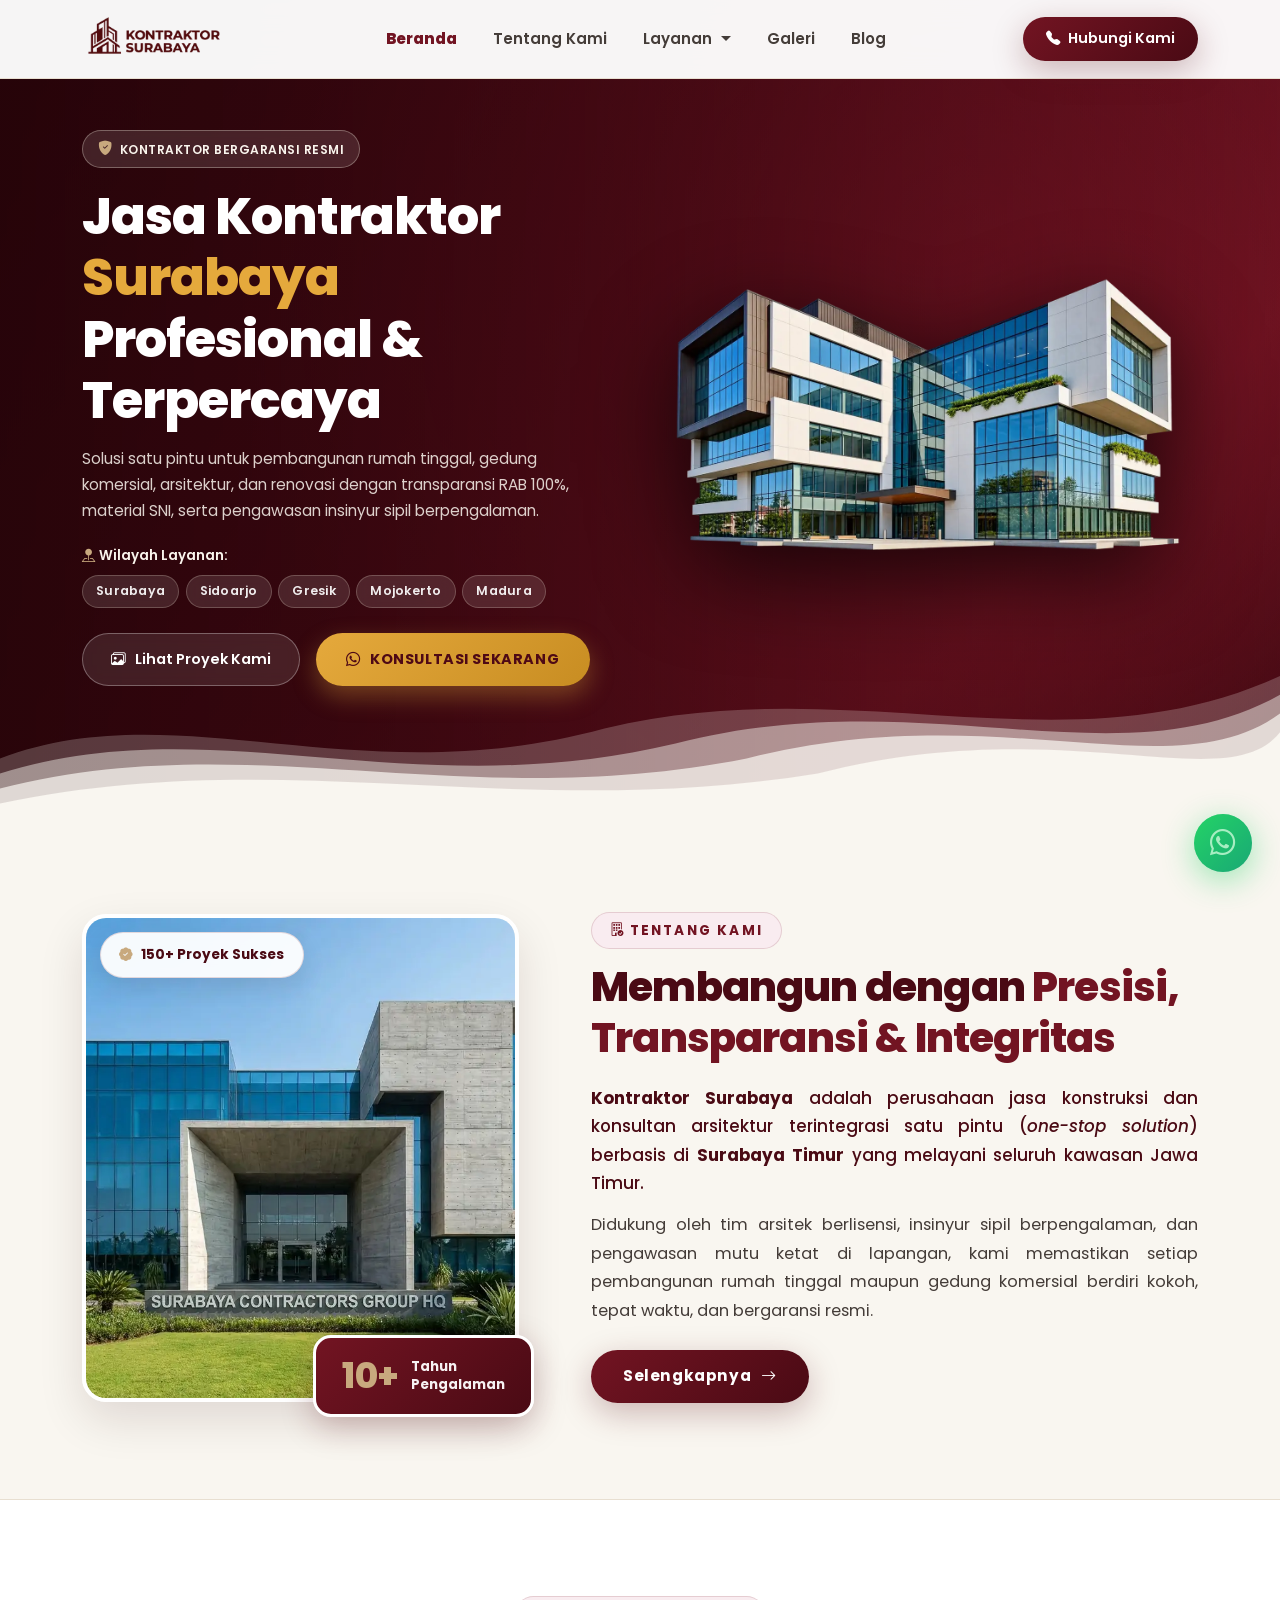
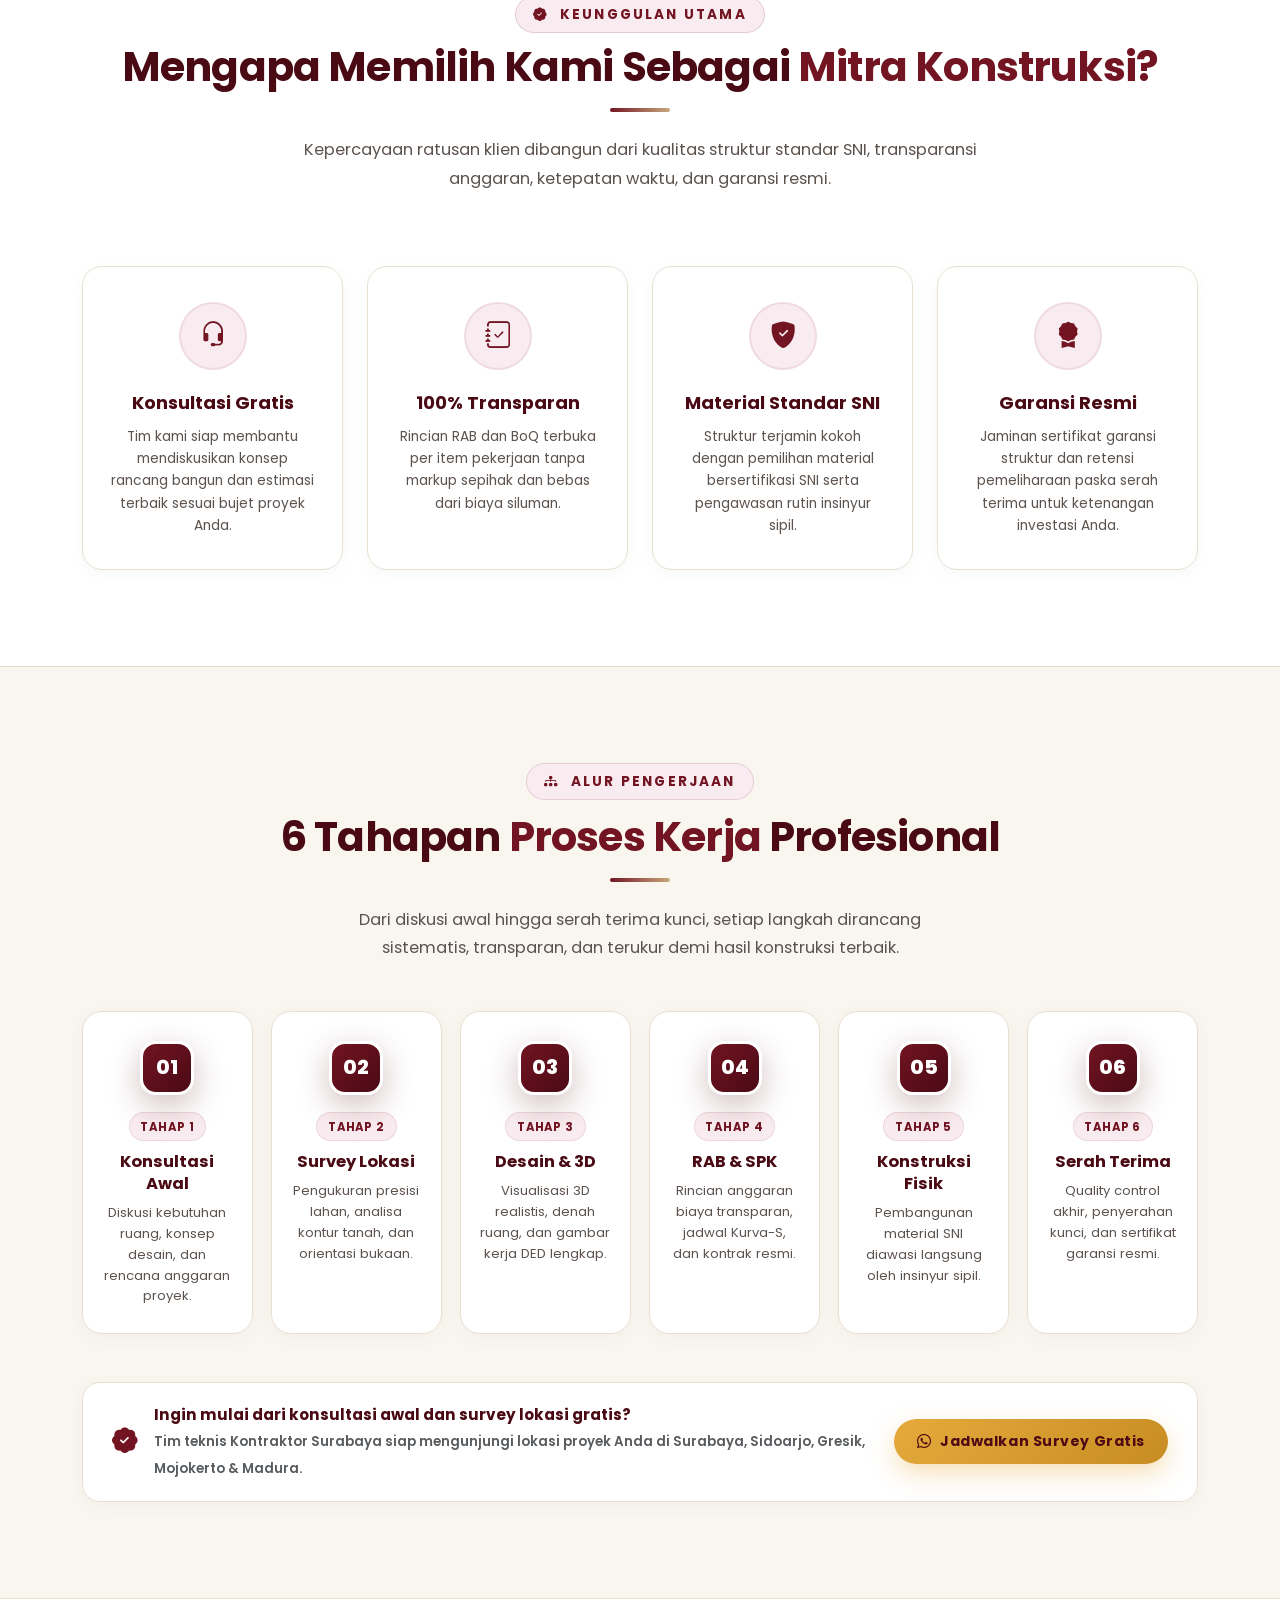
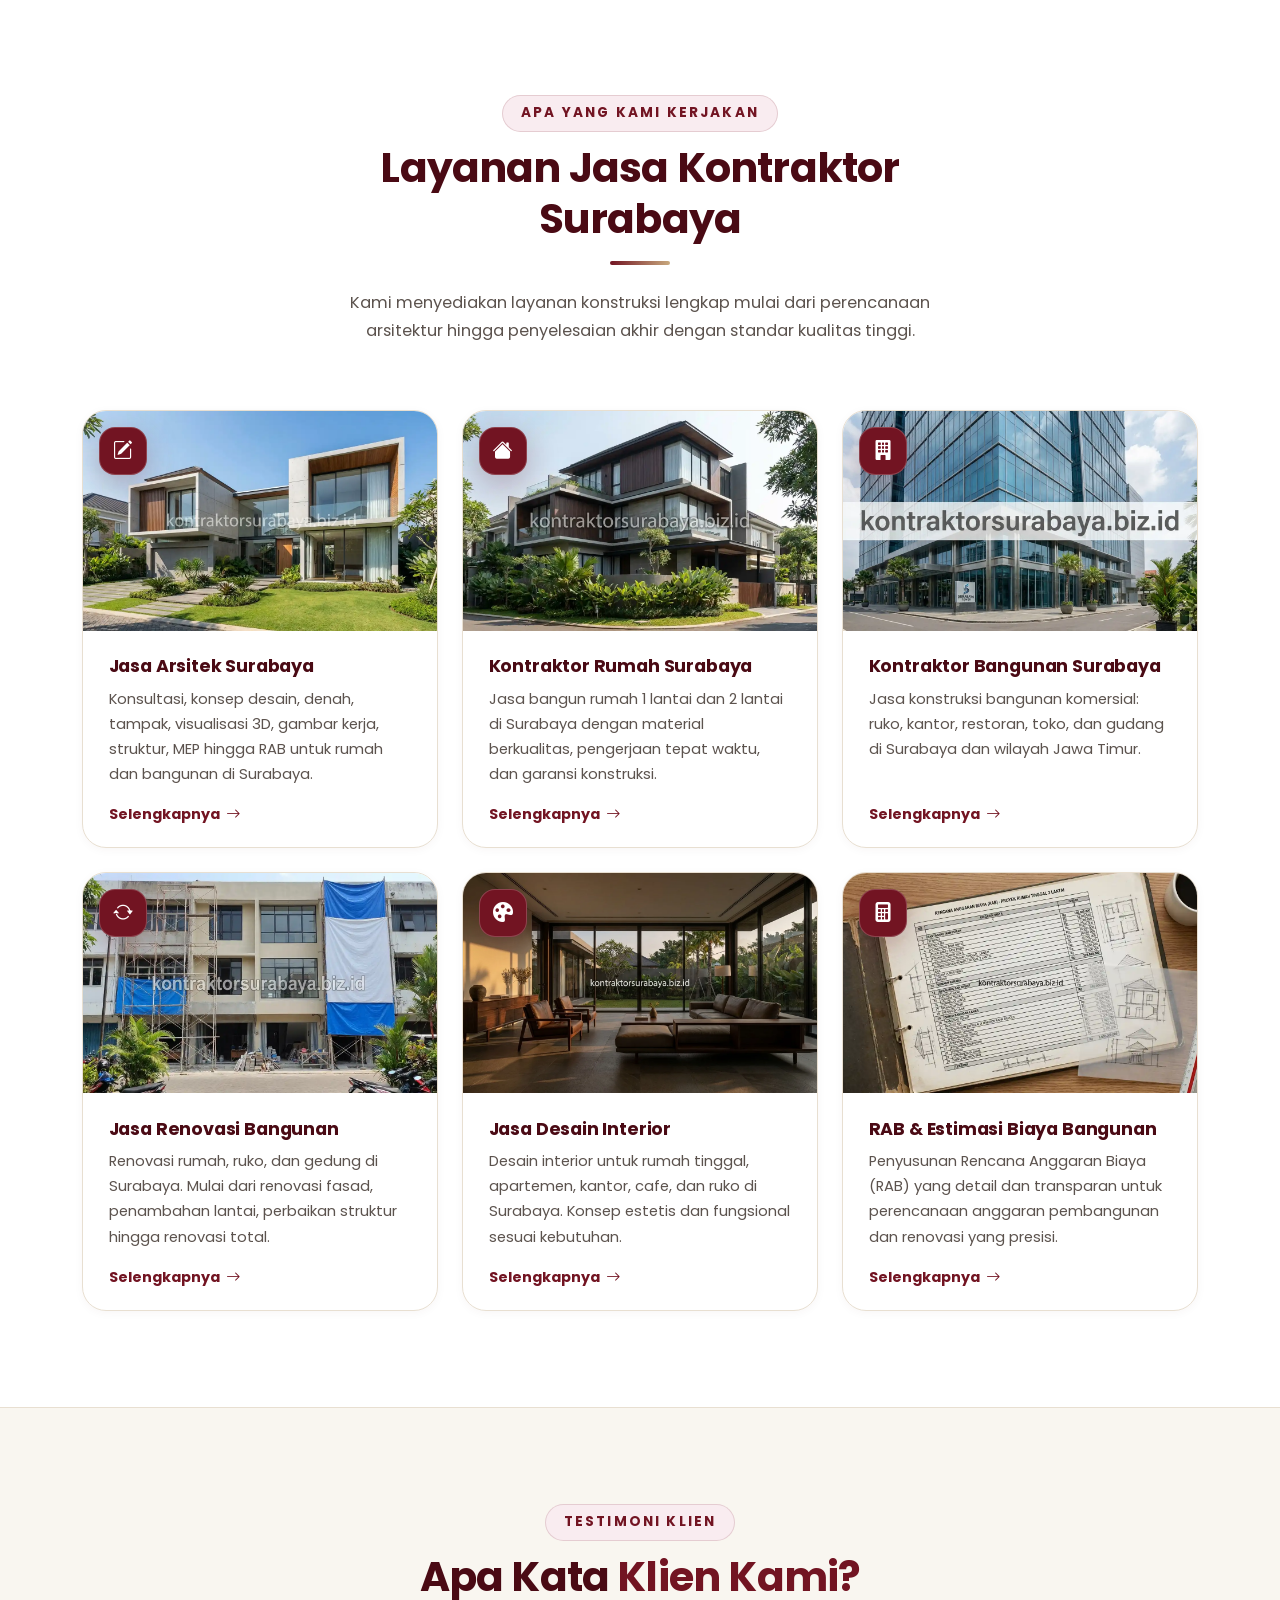
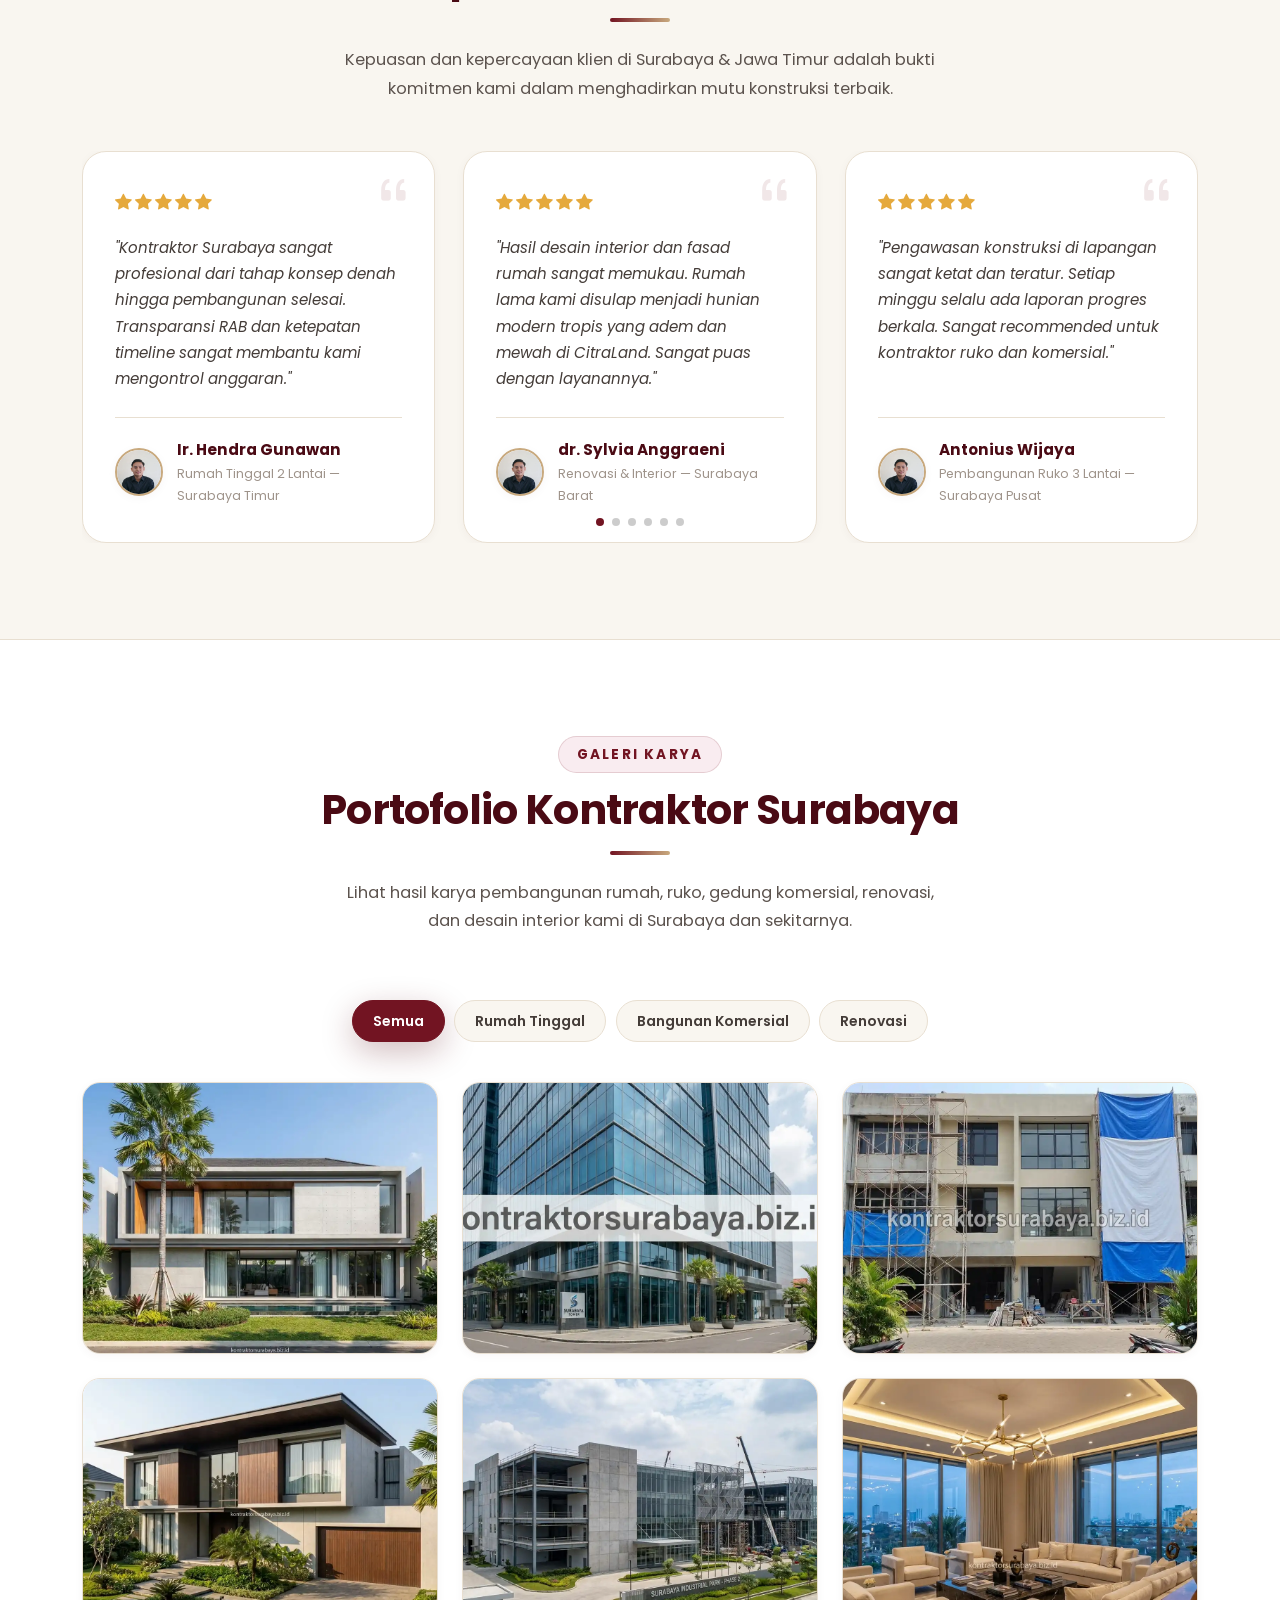
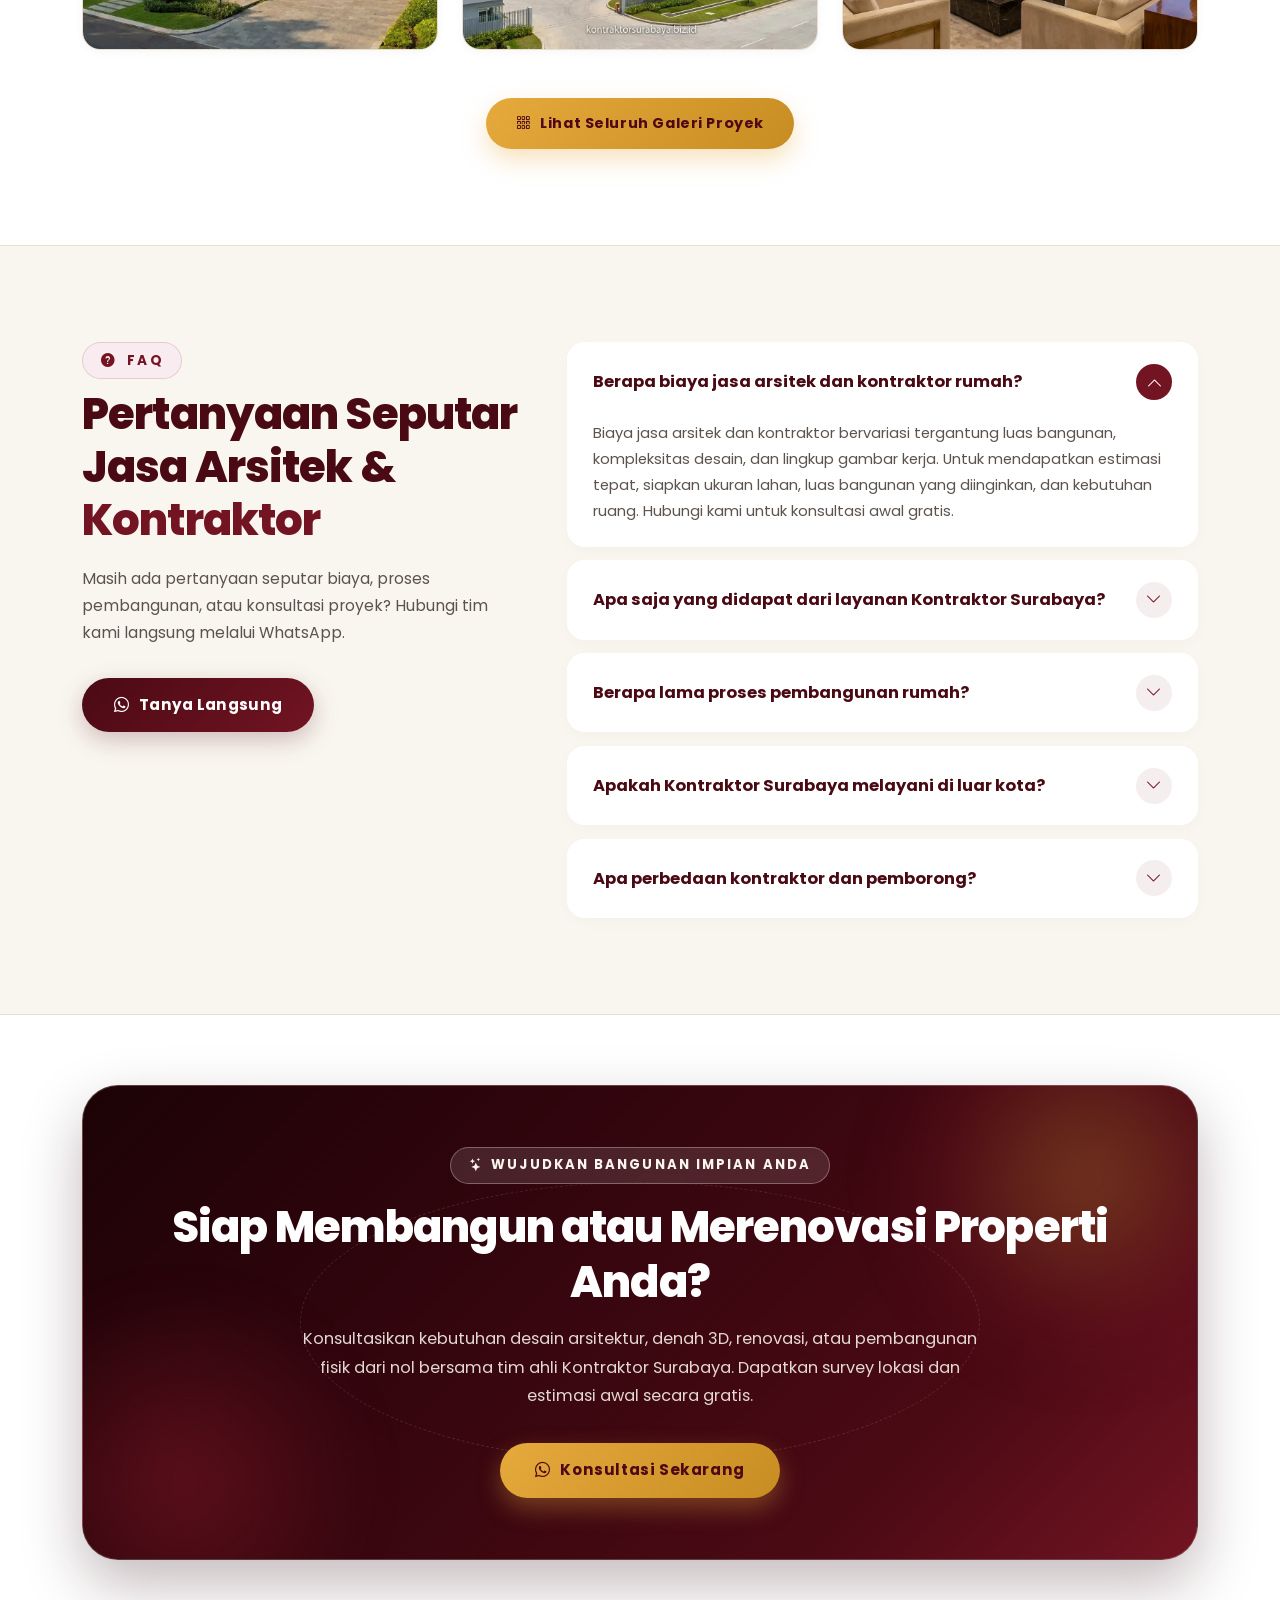
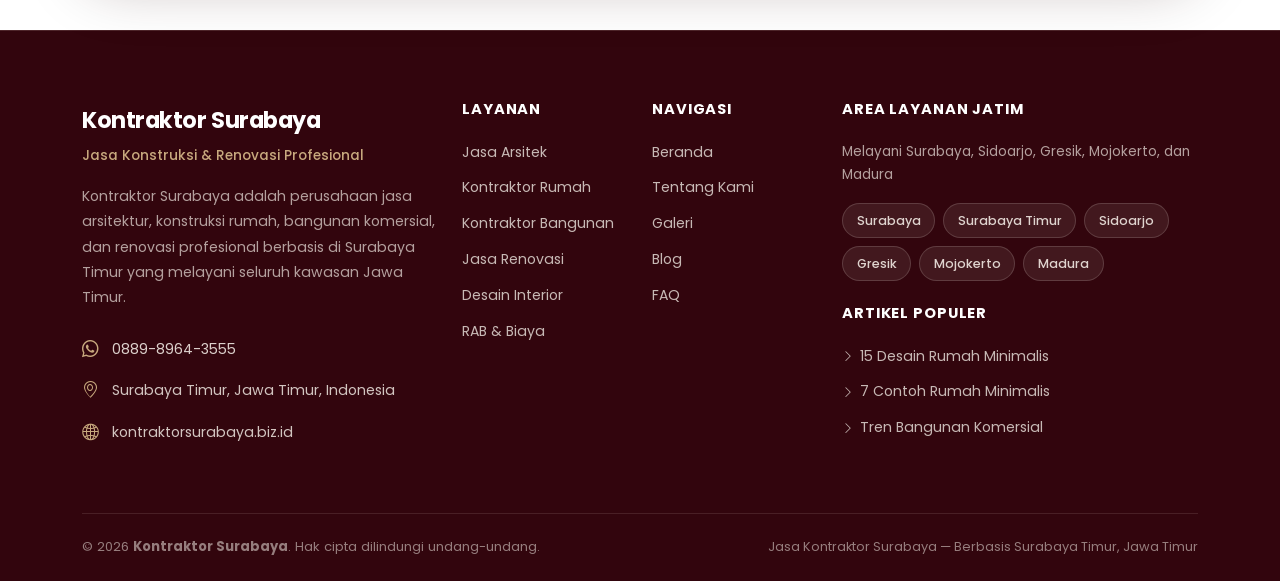
<file: index.html>
<!DOCTYPE html>
<html lang="id">

<head>
  <meta charset="UTF-8">
  <meta name="viewport" content="width=device-width, initial-scale=1.0">
  <title>Jasa Kontraktor Surabaya Profesional dan Terpercaya Bergaransi di Jawa Timur</title>
  <meta name="description"
    content="Jasa kontraktor Surabaya untuk pembangunan rumah, bangunan, renovasi, arsitektur dan interior. Berbasis Surabaya Timur. Konsultasi via WhatsApp.">
  <meta name="keywords"
    content="kontraktor Surabaya, jasa kontraktor Surabaya, kontraktor rumah Surabaya, kontraktor bangunan Surabaya, jasa renovasi Surabaya, jasa arsitek Surabaya, kontraktor Surabaya Timur">
  <meta name="author" content="Kontraktor Surabaya">
  <meta name="robots" content="index, follow">
  <link rel="canonical" href="https://kontraktorsurabaya.biz.id/">
  <meta property="og:type" content="website">
  <meta property="og:url" content="https://kontraktorsurabaya.biz.id/">
  <meta property="og:title" content="Jasa Kontraktor Surabaya Profesional dan Terpercaya Bergaransi di Jawa Timur">
  <meta property="og:description"
    content="Jasa kontraktor Surabaya untuk pembangunan rumah, bangunan, renovasi, arsitektur dan interior. Berbasis Surabaya Timur. Konsultasi via WhatsApp.">
  <meta property="og:image" content="https://kontraktorsurabaya.biz.id/assets/img/hero/hero.webp">
  <meta property="og:image:type" content="image/webp">
  <meta property="og:image:width" content="1200">
  <meta property="og:image:height" content="630">
  <meta property="og:locale" content="id_ID">
  <meta property="og:site_name" content="Kontraktor Surabaya">
  <meta name="twitter:card" content="summary_large_image">
  <meta name="twitter:image" content="https://kontraktorsurabaya.biz.id/assets/img/hero/hero.webp">
  <link rel="icon" type="image/webp" href="assets/img/favicon-logo.webp">
  <link rel="apple-touch-icon" href="assets/img/favicon-logo.webp">

  <!-- Google Fonts: Poppins (High-Performance Async Preload) -->
  <link rel="preconnect" href="https://fonts.googleapis.com">
  <link rel="preconnect" href="https://fonts.gstatic.com" crossorigin>
  <link rel="preload" as="style"
    href="https://fonts.googleapis.com/css2?family=Poppins:ital,wght@0,300;0,400;0,500;0,600;0,700;0,800;0,900;1,400;1,600&display=swap">
  <link rel="stylesheet"
    href="https://fonts.googleapis.com/css2?family=Poppins:ital,wght@0,300;0,400;0,500;0,600;0,700;0,800;0,900;1,400;1,600&display=swap"
    media="print" onload="this.media='all'">
  <noscript>
    <link rel="stylesheet"
      href="https://fonts.googleapis.com/css2?family=Poppins:ital,wght@0,300;0,400;0,500;0,600;0,700;0,800;0,900;1,400;1,600&display=swap">
  </noscript>

  <!-- Critical Core CSS -->
  <link rel="stylesheet" href="assets/vendor/bootstrap/css/bootstrap.min.css">
  <link rel="stylesheet" href="assets/css/main.min.css">

  <!-- Non-Critical Vendor CSS (Deferred Loading to Eliminate Render-Blocking) -->
  <link rel="preload" href="assets/vendor/bootstrap-icons/bootstrap-icons.min.css" as="style"
    onload="this.onload=null;this.rel='stylesheet'">
  <noscript>
    <link rel="stylesheet" href="assets/vendor/bootstrap-icons/bootstrap-icons.min.css">
  </noscript>
  <link rel="preload" href="assets/vendor/aos/aos.css" as="style" onload="this.onload=null;this.rel='stylesheet'">
  <noscript>
    <link rel="stylesheet" href="assets/vendor/aos/aos.css">
  </noscript>
  <link rel="preload" href="assets/vendor/glightbox/css/glightbox.min.css" as="style"
    onload="this.onload=null;this.rel='stylesheet'">
  <noscript>
    <link rel="stylesheet" href="assets/vendor/glightbox/css/glightbox.min.css">
  </noscript>
  <link rel="preload" href="https://cdn.jsdelivr.net/npm/swiper@11/swiper-bundle.min.css" as="style"
    onload="this.onload=null;this.rel='stylesheet'">
  <noscript>
    <link rel="stylesheet" href="https://cdn.jsdelivr.net/npm/swiper@11/swiper-bundle.min.css">
  </noscript>
  <!-- Schema Markup JSON-LD -->
  <script type="application/ld+json">
  {
    "@context": "https://schema.org",
    "@graph": [
      {
        "@type": ["LocalBusiness", "GeneralContractor", "ProfessionalService"],
        "@id": "https://kontraktorsurabaya.biz.id/#business",
        "name": "Kontraktor Surabaya",
        "alternateName": "Jasa Kontraktor Surabaya Profesional",
        "description": "Jasa kontraktor Surabaya untuk pembangunan rumah, bangunan komersial, renovasi, jasa arsitek dan desain interior berbasis Surabaya Timur dengan garansi resmi.",
        "url": "https://kontraktorsurabaya.biz.id/",
        "telephone": "+62088989643555",
        "priceRange": "Rp 3.500.000 - Rp 10.000.000 per m²",
        "image": [
          "https://kontraktorsurabaya.biz.id/assets/img/hero/hero.webp",
          "https://kontraktorsurabaya.biz.id/assets/img/logo-header.webp"
        ],
        "logo": {
          "@type": "ImageObject",
          "@id": "https://kontraktorsurabaya.biz.id/#logo",
          "url": "https://kontraktorsurabaya.biz.id/assets/img/logo-header.webp"
        },
        "address": {
          "@type": "PostalAddress",
          "streetAddress": "Jl. Raya Rungkut Madya No. 88, Rungkut",
          "addressLocality": "Surabaya Timur",
          "addressRegion": "Jawa Timur",
          "postalCode": "60293",
          "addressCountry": "ID"
        },
        "geo": {
          "@type": "GeoCoordinates",
          "latitude": -7.3195,
          "longitude": 112.7842
        },
        "openingHoursSpecification": [
          {
            "@type": "OpeningHoursSpecification",
            "dayOfWeek": ["Monday", "Tuesday", "Wednesday", "Thursday", "Friday", "Saturday"],
            "opens": "08:00",
            "closes": "17:00"
          }
        ],
        "areaServed": [
          {"@type": "AdministrativeArea", "name": "Surabaya"},
          {"@type": "AdministrativeArea", "name": "Sidoarjo"},
          {"@type": "AdministrativeArea", "name": "Gresik"},
          {"@type": "AdministrativeArea", "name": "Mojokerto"},
          {"@type": "AdministrativeArea", "name": "Madura"}
        ],
        "aggregateRating": {
          "@type": "AggregateRating",
          "ratingValue": "4.9",
          "reviewCount": "127",
          "bestRating": "5",
          "worstRating": "1"
        },
        "review": [
          {
            "@type": "Review",
            "author": {
              "@type": "Person",
              "name": "Ir. Hendra Gunawan"
            },
            "datePublished": "2026-02-10",
            "reviewBody": "Kontraktor Surabaya sangat profesional dari tahap konsep denah hingga pembangunan selesai. Transparansi RAB dan ketepatan timeline sangat membantu kami mengontrol anggaran.",
            "reviewRating": {
              "@type": "Rating",
              "ratingValue": "5",
              "bestRating": "5"
            }
          },
          {
            "@type": "Review",
            "author": {
              "@type": "Person",
              "name": "dr. Sylvia Anggraeni"
            },
            "datePublished": "2026-03-15",
            "reviewBody": "Hasil desain interior dan fasad rumah sangat memukau. Rumah lama kami disulap menjadi hunian modern tropis yang adem dan mewah di CitraLand. Sangat puas dengan layanannya.",
            "reviewRating": {
              "@type": "Rating",
              "ratingValue": "5",
              "bestRating": "5"
            }
          },
          {
            "@type": "Review",
            "author": {
              "@type": "Person",
              "name": "Antonius Wijaya"
            },
            "datePublished": "2026-04-02",
            "reviewBody": "Pengawasan konstruksi di lapangan sangat ketat dan teratur. Setiap minggu selalu ada laporan progres berkala. Sangat recommended untuk kontraktor ruko dan komersial.",
            "reviewRating": {
              "@type": "Rating",
              "ratingValue": "5",
              "bestRating": "5"
            }
          },
          {
            "@type": "Review",
            "author": {
              "@type": "Person",
              "name": "Bpk. Rahmat Hidayat, S.E."
            },
            "datePublished": "2026-05-18",
            "reviewBody": "Konsep desain villa tropis modern yang dibuat tim Kontraktor Surabaya benar-benar melampaui ekspektasi. Pencahayaan alami dan tata ruangnya sangat apik.",
            "reviewRating": {
              "@type": "Rating",
              "ratingValue": "5",
              "bestRating": "5"
            }
          },
          {
            "@type": "Review",
            "author": {
              "@type": "Person",
              "name": "Ibu Claudia Natasha"
            },
            "datePublished": "2026-06-22",
            "reviewBody": "Tim sangat komunikatif dan memahami kebutuhan bisnis F&B kami. Desain interior estetik dan instagramable dengan efisiensi tata ruang yang optimal di Sidoarjo.",
            "reviewRating": {
              "@type": "Rating",
              "ratingValue": "5",
              "bestRating": "5"
            }
          },
          {
            "@type": "Review",
            "author": {
              "@type": "Person",
              "name": "Bpk. Dimas Pratama, M.Sc."
            },
            "datePublished": "2026-07-09",
            "reviewBody": "Dari denah 2D, visual 3D photorealistic, hingga gambar kerja struktur dan MEP sangat detail. Pembangunan selesai tepat waktu sesuai jadwal tanpa biaya membengkak.",
            "reviewRating": {
              "@type": "Rating",
              "ratingValue": "5",
              "bestRating": "5"
            }
          },
          {
            "@type": "Review",
            "author": {
              "@type": "Person",
              "name": "Ibu Ratna Dewi"
            },
            "datePublished": "2026-08-01",
            "reviewBody": "Renovasi dan pembangunan rumah tinggal di Surabaya Timur berjalan lancar tanpa kendala dengan pengawasan berkala yang sangat disiplin.",
            "reviewRating": {
              "@type": "Rating",
              "ratingValue": "5",
              "bestRating": "5"
            }
          }
        ],
        "hasOfferCatalog": {
          "@type": "OfferCatalog",
          "name": "Layanan Kontraktor Konstruksi Surabaya",
          "itemListElement": [
            {
              "@type": "Offer",
              "itemOffered": {
                "@type": "Service",
                "name": "Kontraktor Rumah Surabaya",
                "description": "Pembangunan rumah tinggal 1 lantai, 2 lantai, rumah minimalis hingga mewah dari nol."
              }
            },
            {
              "@type": "Offer",
              "itemOffered": {
                "@type": "Service",
                "name": "Jasa Arsitek Surabaya",
                "description": "Perencanaan arsitektur, gambar 3D, DED teknis, dan struktur sipil berizin PBG."
              }
            },
            {
              "@type": "Offer",
              "itemOffered": {
                "@type": "Service",
                "name": "Kontraktor Bangunan Komersial",
                "description": "Konstruksi ruko, gedung kantor, cafe, restoran, dan gudang di Surabaya."
              }
            },
            {
              "@type": "Offer",
              "itemOffered": {
                "@type": "Service",
                "name": "Jasa Renovasi Bangunan Surabaya",
                "description": "Renovasi rumah, peremajaan fasad, penambahan lantai dak beton, dan perbaikan atap."
              }
            },
            {
              "@type": "Offer",
              "itemOffered": {
                "@type": "Service",
                "name": "Jasa Desain Interior Surabaya",
                "description": "Desain interior estetis, kitchen set custom, backdrop TV, dan penataan ruang modern."
              }
            },
            {
              "@type": "Offer",
              "itemOffered": {
                "@type": "Service",
                "name": "RAB & Estimasi Biaya Bangunan",
                "description": "Penyusunan Rencana Anggaran Biaya akurat, transparan per item tanpa biaya tersembunyi."
              }
            }
          ]
        }
      },
      {
        "@type": "Organization",
        "@id": "https://kontraktorsurabaya.biz.id/#organization",
        "name": "Kontraktor Surabaya",
        "alternateName": "PT Kontraktor Surabaya Jaya",
        "url": "https://kontraktorsurabaya.biz.id/",
        "logo": "https://kontraktorsurabaya.biz.id/assets/img/logo-header.webp",
        "image": "https://kontraktorsurabaya.biz.id/assets/img/hero/hero.webp",
        "telephone": "+62088989643555",
        "email": "kontraktorsurabaya.co@gmail.com",
        "address": {
          "@type": "PostalAddress",
          "streetAddress": "Jl. Raya Rungkut Madya No. 88, Rungkut",
          "addressLocality": "Surabaya Timur",
          "addressRegion": "Jawa Timur",
          "postalCode": "60293",
          "addressCountry": "ID"
        },
        "contactPoint": {
          "@type": "ContactPoint",
          "telephone": "+62088989643555",
          "contactType": "customer service",
          "areaServed": "ID",
          "availableLanguage": ["Indonesian"]
        },
        "sameAs": [
          "https://wa.me/62088989643555"
        ]
      },
      {
        "@type": "BreadcrumbList",
        "@id": "https://kontraktorsurabaya.biz.id/#breadcrumb",
        "itemListElement": [
          {
            "@type": "ListItem",
            "position": 1,
            "name": "Beranda",
            "item": "https://kontraktorsurabaya.biz.id/"
          }
        ]
      },
      {
        "@type": "WebSite",
        "@id": "https://kontraktorsurabaya.biz.id/#website",
        "url": "https://kontraktorsurabaya.biz.id/",
        "name": "Kontraktor Surabaya",
        "inLanguage": "id"
      }
    ]
  }
  </script>
</head>

<body>

  <!-- NAVBAR -->
  <nav id="navbar" class="navbar navbar-expand-lg fixed-top" role="navigation" aria-label="Navigasi utama">
    <div class="container">
      <a class="navbar-brand d-flex align-items-center" href="/" aria-label="Kontraktor Surabaya - Beranda">
        <img src="assets/img/logo-header.webp" alt="Logo Kontraktor Surabaya" class="logo-img" width="160" height="54"
          fetchpriority="high" onerror="this.style.display='none'">
      </a>

      <!-- Custom Modern Hamburger Toggler -->
      <button class="navbar-toggler custom-toggler shadow-none" type="button" data-bs-toggle="offcanvas"
        data-bs-target="#navOffcanvas" aria-controls="navOffcanvas" aria-label="Buka menu navigasi">
        <span class="toggler-bar"></span>
        <span class="toggler-bar"></span>
        <span class="toggler-bar"></span>
      </button>

      <!-- Offcanvas Navigation Drawer (Slide from Right on Mobile, Inline on Desktop) -->
      <div class="offcanvas offcanvas-end" tabindex="-1" id="navOffcanvas" aria-labelledby="navOffcanvasLabel">

        <!-- Mobile Drawer Header -->
        <div class="offcanvas-header d-flex d-lg-none align-items-center justify-content-between">
          <span class="drawer-title fw-bold text-maroon fs-6 mb-0" id="navOffcanvasLabel">Menu Navigasi</span>
          <button type="button" class="btn-drawer-close shadow-none" data-bs-dismiss="offcanvas"
            aria-label="Tutup navigasi">
            <i class="bi bi-x-lg"></i>
          </button>
        </div>

        <!-- Navigation Links (Desktop: Horizontal Center | Mobile: Left-aligned list) -->
        <div class="offcanvas-body">
          <ul class="navbar-nav mx-auto align-items-lg-center gap-lg-1 mb-2 mb-lg-0">
            <li class="nav-item">
              <a class="nav-link active" href="#hero" aria-current="page">Beranda</a>
            </li>
            <li class="nav-item">
              <a class="nav-link" href="/tentang-kami">Tentang Kami</a>
            </li>
            <li class="nav-item dropdown">
              <a class="nav-link dropdown-toggle" href="/layanan" id="dropLayanan" role="button"
                data-bs-toggle="dropdown" aria-expanded="false">
                Layanan
              </a>
              <ul class="dropdown-menu" aria-labelledby="dropLayanan">
                <li><a class="dropdown-item" href="/layanan"><i class="bi bi-grid-fill me-2 text-maroon"></i>Semua
                    Layanan</a></li>
                <li>
                  <hr class="dropdown-divider my-1">
                </li>
                <li><a class="dropdown-item" href="/layanan/jasa-arsitek-surabaya"><i
                      class="bi bi-pencil-square me-2 text-maroon"></i>Jasa Arsitek</a></li>
                <li><a class="dropdown-item" href="/layanan/kontraktor-rumah-surabaya"><i
                      class="bi bi-house-fill me-2 text-maroon"></i>Kontraktor Rumah</a></li>
                <li><a class="dropdown-item" href="/layanan/kontraktor-bangunan-surabaya"><i
                      class="bi bi-building-fill me-2 text-maroon"></i>Kontraktor Bangunan</a></li>
                <li><a class="dropdown-item" href="/layanan/jasa-renovasi-surabaya"><i
                      class="bi bi-arrow-repeat me-2 text-maroon"></i>Renovasi Bangunan</a></li>
                <li><a class="dropdown-item" href="/layanan/jasa-desain-interior-surabaya"><i
                      class="bi bi-palette-fill me-2 text-maroon"></i>Desain Interior</a></li>
                <li><a class="dropdown-item" href="/layanan/rab-estimasi-biaya-surabaya"><i
                      class="bi bi-calculator-fill me-2 text-maroon"></i>RAB &amp; Estimasi Biaya</a></li>
              </ul>
            </li>
            <li class="nav-item">
              <a class="nav-link" href="/galeri">Galeri</a>
            </li>
            <li class="nav-item">
              <a class="nav-link" href="/blog">Blog</a>
            </li>
          </ul>

          <div class="d-none d-lg-flex align-items-center mt-3 mt-lg-0">
            <a class="nav-link nav-cta d-inline-flex align-items-center gap-2" id="nav-wa-cta"
              href="https://wa.me/62088989643555?text=Halo%2C+saya+ingin+konsultasi+proyek" target="_blank"
              rel="noopener noreferrer">
              <i class="bi bi-telephone-fill"></i> Hubungi Kami
            </a>
          </div>

        </div>
      </div>

    </div>
  </nav>

  <!-- HERO -->
  <section id="hero" role="banner">
    <div class="hero-bg" role="img" aria-label="Proyek konstruksi dan renovasi oleh Kontraktor Surabaya"></div>
    <div class="hero-overlay"></div>

    <div class="container position-relative hero-container">
      <div class="row align-items-center min-vh-100-hero">

        <!-- Left: SEO Text & Actions -->
        <div class="col-lg-6 hero-content" data-aos="fade-right">
          <div class="hero-badge">
            <i class="bi bi-shield-fill-check text-gold"></i>
            <span>Kontraktor Bergaransi Resmi</span>
          </div>

          <h1 class="hero-title">
            Jasa Kontraktor <span class="highlight">Surabaya</span> Profesional &amp; Terpercaya
          </h1>

          <p class="hero-desc">
            Solusi satu pintu untuk pembangunan rumah tinggal, gedung komersial, arsitektur, dan renovasi dengan
            transparansi RAB 100%, material SNI, serta pengawasan insinyur sipil berpengalaman.
          </p>

          <div class="hero-location-chips">
            <span class="hero-chip-label"><i class="bi bi-pin-map-fill text-gold me-1"></i> Wilayah Layanan:</span>
            <div class="hero-chips-wrap">
              <span class="hero-city-chip">Surabaya</span>
              <span class="hero-city-chip">Sidoarjo</span>
              <span class="hero-city-chip">Gresik</span>
              <span class="hero-city-chip">Mojokerto</span>
              <span class="hero-city-chip">Madura</span>
            </div>
          </div>

          <div class="d-flex flex-wrap gap-3 hero-action-btns">
            <a id="hero-cta-portfolio" href="#portfolio" class="btn-hero-outline">
              <i class="bi bi-images"></i> Lihat Proyek Kami
            </a>
            <a id="hero-cta-wa" href="https://wa.me/62088989643555?text=Halo%2C+saya+ingin+konsultasi+proyek"
              class="btn-hero-cta" target="_blank" rel="noopener noreferrer">
              <i class="bi bi-whatsapp"></i> KONSULTASI SEKARANG
            </a>
          </div>
        </div>

        <!-- Right: Building Cutout Visual (Centered & Elevated) -->
        <div class="col-lg-6 hero-building-col" data-aos="fade-left" data-aos-delay="150">
          <div class="hero-building-showcase">
            <img src="assets/img/hero/hero.webp" alt="Pembangunan rumah dan gedung modern oleh Kontraktor Surabaya"
              class="hero-building-img" loading="eager" fetchpriority="high" width="900" height="700">
          </div>
        </div>

      </div>
    </div>

    <!-- Bottom Multi-Layered Waves Divider (High & Deep Multi-Wave) -->
    <div class="hero-bottom-curve" aria-hidden="true">
      <svg viewBox="0 0 1440 240" fill="none" xmlns="http://www.w3.org/2000/svg" preserveAspectRatio="none"
        shape-rendering="geometricPrecision">
        <path d="M0,150 C200,60 400,200 680,110 C960,30 1200,170 1440,40 L1440,240 L0,240 Z"
          fill="rgba(249, 246, 240, 0.22)"></path>
        <path d="M0,170 C240,80 460,215 760,130 C1040,45 1260,185 1440,65 L1440,240 L0,240 Z"
          fill="rgba(249, 246, 240, 0.45)"></path>
        <path d="M0,190 C280,105 520,225 840,150 C1120,65 1320,195 1440,90 L1440,240 L0,240 Z"
          fill="rgba(249, 246, 240, 0.72)"></path>
        <path d="M0,210 C320,130 580,235 920,170 C1200,85 1380,205 1440,115 L1440,240 L0,240 Z" fill="#F9F6F0"></path>
      </svg>
    </div>
  </section>

  <main id="main" role="main">

    <!-- ══ 2. ABOUT (TENTANG KAMI) ═════════════════════════════════════════════ -->
    <section id="about" aria-labelledby="about-heading">
      <div class="container">
        <div class="row align-items-center gy-5 gx-lg-5">

          <!-- Image & Trust Badges -->
          <div class="col-lg-5" data-aos="fade-right">
            <div class="about-img-wrap">
              <div class="about-badge-trust" data-aos="fade-down" data-aos-delay="200">
                <i class="bi bi-patch-check-fill text-gold"></i>
                <span>150+ Proyek Sukses</span>
              </div>
              <div class="about-img-main">
                <img src="assets/img/about/about.webp" alt="Tim arsitek dan insinyur profesional Kontraktor Surabaya"
                  width="500" height="500" loading="lazy" onerror="this.src='assets/img/hero/hero.webp'" />
              </div>
              <div class="about-badge-float" data-aos="zoom-in" data-aos-delay="300">
                <div class="abyear">10+</div>
                <div class="ablabel">Tahun<br>Pengalaman</div>
              </div>
            </div>
          </div>

          <!-- Content (Condensed & Focused from tentang-kami.html) -->
          <div class="col-lg-7" data-aos="fade-left">
            <div class="about-content ps-lg-3 ps-xl-4">
              <span class="section-label"><i class="bi bi-building-check me-1"></i>Tentang Kami</span>
              <h2 class="section-title" id="about-heading">
                Membangun dengan <span>Presisi, Transparansi &amp; Integritas</span>
              </h2>

              <p class="about-lead">
                <strong>Kontraktor Surabaya</strong> adalah perusahaan jasa konstruksi dan konsultan arsitektur
                terintegrasi satu pintu (<em>one-stop solution</em>) berbasis di <strong>Surabaya Timur</strong> yang
                melayani seluruh kawasan Jawa Timur.
              </p>

              <p class="section-desc mb-4">
                Didukung oleh tim arsitek berlisensi, insinyur sipil berpengalaman, dan pengawasan mutu ketat di
                lapangan, kami memastikan setiap pembangunan rumah tinggal maupun gedung komersial berdiri kokoh, tepat
                waktu, dan bergaransi resmi.
              </p>

              <!-- CTA Actions -->
              <div class="d-flex flex-wrap align-items-center gap-3">
                <a href="/tentang-kami" class="btn-maroon" id="about-link-btn">
                  Selengkapnya <i class="bi bi-arrow-right"></i>
                </a>
              </div>

            </div>
          </div>

        </div>
      </div>
    </section><!-- /about -->


    <!-- ══ 3. WHY CHOOSE (MENGAPA MEMILIH KAMI - CLEAN 4-COLUMN CARDS) ═════════ -->
    <section id="why-choose" aria-labelledby="why-heading">
      <div class="container">

        <!-- Centered Header -->
        <div class="text-center mb-5" data-aos="fade-up">
          <span class="section-label mb-2"><i class="bi bi-patch-check-fill me-1"></i> Keunggulan Utama</span>
          <h2 class="section-title" id="why-heading">
            Mengapa Memilih Kami Sebagai <span>Mitra Konstruksi?</span>
          </h2>
          <div class="divider-maroon mx-auto"></div>
          <p class="section-desc mx-auto" style="max-width: 680px;">
            Kepercayaan ratusan klien dibangun dari kualitas struktur standar SNI, transparansi anggaran, ketepatan
            waktu, dan garansi resmi.
          </p>
        </div>

        <!-- 4 Clean Cards Row -->
        <div class="row g-4 why-simple-grid">

          <!-- Card 1 -->
          <div class="col-lg-3 col-md-6" data-aos="fade-up" data-aos-delay="0">
            <div class="why-simple-card">
              <div class="why-simple-icon">
                <i class="bi bi-headset"></i>
              </div>
              <h3 class="why-simple-title">Konsultasi Gratis</h3>
              <p class="why-simple-desc">
                Tim kami siap membantu mendiskusikan konsep rancang bangun dan estimasi terbaik sesuai bujet proyek
                Anda.
              </p>
            </div>
          </div>

          <!-- Card 2 -->
          <div class="col-lg-3 col-md-6" data-aos="fade-up" data-aos-delay="100">
            <div class="why-simple-card">
              <div class="why-simple-icon">
                <i class="bi bi-journal-check"></i>
              </div>
              <h3 class="why-simple-title">100% Transparan</h3>
              <p class="why-simple-desc">
                Rincian RAB dan BoQ terbuka per item pekerjaan tanpa markup sepihak dan bebas dari biaya siluman.
              </p>
            </div>
          </div>

          <!-- Card 3 -->
          <div class="col-lg-3 col-md-6" data-aos="fade-up" data-aos-delay="200">
            <div class="why-simple-card">
              <div class="why-simple-icon">
                <i class="bi bi-shield-fill-check"></i>
              </div>
              <h3 class="why-simple-title">Material Standar SNI</h3>
              <p class="why-simple-desc">
                Struktur terjamin kokoh dengan pemilihan material bersertifikasi SNI serta pengawasan rutin insinyur
                sipil.
              </p>
            </div>
          </div>

          <!-- Card 4 -->
          <div class="col-lg-3 col-md-6" data-aos="fade-up" data-aos-delay="300">
            <div class="why-simple-card">
              <div class="why-simple-icon">
                <i class="bi bi-award-fill"></i>
              </div>
              <h3 class="why-simple-title">Garansi Resmi</h3>
              <p class="why-simple-desc">
                Jaminan sertifikat garansi struktur dan retensi pemeliharaan paska serah terima untuk ketenangan
                investasi Anda.
              </p>
            </div>
          </div>

        </div>

      </div>
    </section><!-- /why-choose -->


    <!-- ══ 4. PROSES KERJA (6-STAGE ROADMAP GRID) ═════════════════════════════ -->
    <section id="proses" aria-labelledby="proses-heading">
      <div class="container">
        <div class="text-center mb-5" data-aos="fade-up">
          <span class="section-label"><i class="bi bi-diagram-3-fill me-1"></i> Alur Pengerjaan</span>
          <h2 class="section-title" id="proses-heading">
            6 Tahapan <span>Proses Kerja</span> Profesional
          </h2>
          <div class="divider-maroon mx-auto"></div>
          <p class="section-desc mx-auto">
            Dari diskusi awal hingga serah terima kunci, setiap langkah dirancang sistematis, transparan, dan terukur
            demi hasil konstruksi terbaik.
          </p>
        </div>

        <div class="proses-steps">
          <!-- Step 1 -->
          <div class="proses-step" data-aos="fade-up" data-aos-delay="0">
            <div class="proses-step-top">
              <div class="proses-num-wrap">
                <div class="proses-num" aria-hidden="true">01</div>
              </div>
            </div>
            <span class="proses-stage-tag">Tahap 1</span>
            <h3 class="proses-title">Konsultasi Awal</h3>
            <p class="proses-desc">Diskusi kebutuhan ruang, konsep desain, dan rencana anggaran proyek.</p>
          </div>

          <!-- Step 2 -->
          <div class="proses-step" data-aos="fade-up" data-aos-delay="100">
            <div class="proses-step-top">
              <div class="proses-num-wrap">
                <div class="proses-num" aria-hidden="true">02</div>
              </div>
            </div>
            <span class="proses-stage-tag">Tahap 2</span>
            <h3 class="proses-title">Survey Lokasi</h3>
            <p class="proses-desc">Pengukuran presisi lahan, analisa kontur tanah, dan orientasi bukaan.</p>
          </div>

          <!-- Step 3 -->
          <div class="proses-step" data-aos="fade-up" data-aos-delay="200">
            <div class="proses-step-top">
              <div class="proses-num-wrap">
                <div class="proses-num" aria-hidden="true">03</div>
              </div>
            </div>
            <span class="proses-stage-tag">Tahap 3</span>
            <h3 class="proses-title">Desain &amp; 3D</h3>
            <p class="proses-desc">Visualisasi 3D realistis, denah ruang, dan gambar kerja DED lengkap.</p>
          </div>

          <!-- Step 4 -->
          <div class="proses-step" data-aos="fade-up" data-aos-delay="300">
            <div class="proses-step-top">
              <div class="proses-num-wrap">
                <div class="proses-num" aria-hidden="true">04</div>
              </div>
            </div>
            <span class="proses-stage-tag">Tahap 4</span>
            <h3 class="proses-title">RAB &amp; SPK</h3>
            <p class="proses-desc">Rincian anggaran biaya transparan, jadwal Kurva-S, dan kontrak resmi.</p>
          </div>

          <!-- Step 5 -->
          <div class="proses-step" data-aos="fade-up" data-aos-delay="400">
            <div class="proses-step-top">
              <div class="proses-num-wrap">
                <div class="proses-num" aria-hidden="true">05</div>
              </div>
            </div>
            <span class="proses-stage-tag">Tahap 5</span>
            <h3 class="proses-title">Konstruksi Fisik</h3>
            <p class="proses-desc">Pembangunan material SNI diawasi langsung oleh insinyur sipil.</p>
          </div>

          <!-- Step 6 -->
          <div class="proses-step" data-aos="fade-up" data-aos-delay="500">
            <div class="proses-step-top">
              <div class="proses-num-wrap">
                <div class="proses-num" aria-hidden="true">06</div>
              </div>
            </div>
            <span class="proses-stage-tag">Tahap 6</span>
            <h3 class="proses-title">Serah Terima</h3>
            <p class="proses-desc">Quality control akhir, penyerahan kunci, dan sertifikat garansi resmi.</p>
          </div>
        </div>

        <!-- Swipe Hint Indicator (Mobile Only) -->
        <div class="proses-swipe-hint d-md-none text-center text-muted small mt-3">
          <i class="bi bi-arrow-left-right text-maroon me-1"></i> Geser ke samping untuk melihat langkah selanjutnya
          &rarr;
        </div>

        <!-- Bottom Trust & Micro-CTA Bar -->
        <div class="proses-bottom-trust" data-aos="fade-up" data-aos-delay="200">
          <div class="proses-bottom-text">
            <i class="bi bi-patch-check-fill text-maroon"></i>
            <div>
              <span class="d-block fw-bold text-maroon-dark">Ingin mulai dari konsultasi awal dan survey lokasi
                gratis?</span>
              <small class="text-muted">Tim teknis Kontraktor Surabaya siap mengunjungi lokasi proyek Anda di Surabaya,
                Sidoarjo, Gresik, Mojokerto &amp; Madura.</small>
            </div>
          </div>
          <a href="https://wa.me/62088989643555?text=Halo%2C+saya+ingin+konsultasi+dan+survey+lokasi+proyek"
            class="btn-gold d-inline-flex align-items-center gap-2 flex-shrink-0" id="proses-wa-cta" target="_blank"
            rel="noopener noreferrer">
            <i class="bi bi-whatsapp"></i> Jadwalkan Survey Gratis
          </a>
        </div>

      </div>
    </section><!-- /proses -->


    <!-- ══ 5. LAYANAN ═════════════════════════════════════════════════════════ -->
    <section id="layanan" aria-labelledby="layanan-heading">
      <div class="container">

        <!-- Section Header -->
        <div class="row justify-content-center text-center mb-5" data-aos="fade-up">
          <div class="col-lg-7">
            <p class="section-subtitle">Apa yang Kami Kerjakan</p>
            <h2 id="layanan-heading" class="section-title">Layanan Jasa Kontraktor Surabaya</h2>
            <div class="divider-maroon mx-auto"></div>
            <p class="section-desc mx-auto">Kami menyediakan layanan konstruksi lengkap mulai dari perencanaan
              arsitektur hingga penyelesaian akhir dengan standar kualitas tinggi.</p>
          </div>
        </div>

        <!-- 6 Service Cards with Images -->
        <div class="row g-4">

          <!-- 01. Jasa Arsitek -->
          <div class="col-md-6 col-xl-4" data-aos="fade-up" data-aos-delay="0">
            <article class="service-card">
              <a href="/layanan/jasa-arsitek-surabaya" class="service-card-img"
                aria-label="Lihat Layanan Jasa Arsitek Surabaya">
                <img src="assets/img/layanan/jasa-arsitek-rumah-mewah-surabaya.webp"
                  alt="Jasa arsitek Surabaya untuk desain rumah dan bangunan" loading="lazy" width="400" height="220"
                  onerror="this.src='assets/img/hero/hero.webp'">
                <div class="service-icon-badge" aria-hidden="true"><i class="bi bi-pencil-square"></i></div>
              </a>
              <div class="service-card-body">
                <h3 class="service-card-title">
                  <a href="/layanan/jasa-arsitek-surabaya">Jasa Arsitek Surabaya</a>
                </h3>
                <p class="service-card-desc">Konsultasi, konsep desain, denah, tampak, visualisasi 3D, gambar kerja,
                  struktur, MEP hingga RAB untuk rumah dan bangunan di Surabaya.</p>
                <a class="service-card-link" href="/layanan/jasa-arsitek-surabaya"
                  aria-label="Selengkapnya tentang Jasa Arsitek Surabaya">Selengkapnya <i
                    class="bi bi-arrow-right"></i></a>
              </div>
            </article>
          </div>

          <!-- 02. Kontraktor Rumah -->
          <div class="col-md-6 col-xl-4" data-aos="fade-up" data-aos-delay="100">
            <article class="service-card">
              <a href="/layanan/kontraktor-rumah-surabaya" class="service-card-img"
                aria-label="Lihat Layanan Kontraktor Rumah Surabaya">
                <img src="assets/img/layanan/pembangunan-rumah-modern-surabaya.webp"
                  alt="Kontraktor rumah Surabaya, jasa bangun rumah dari nol" loading="lazy" width="400" height="220"
                  onerror="this.src='assets/img/hero/hero.webp'">
                <div class="service-icon-badge" aria-hidden="true"><i class="bi bi-house-fill"></i></div>
              </a>
              <div class="service-card-body">
                <h3 class="service-card-title">
                  <a href="/layanan/kontraktor-rumah-surabaya">Kontraktor Rumah Surabaya</a>
                </h3>
                <p class="service-card-desc">Jasa bangun rumah 1 lantai dan 2 lantai di Surabaya dengan material
                  berkualitas, pengerjaan tepat waktu, dan garansi konstruksi.</p>
                <a class="service-card-link" href="/layanan/kontraktor-rumah-surabaya"
                  aria-label="Selengkapnya tentang Kontraktor Rumah Surabaya">Selengkapnya <i
                    class="bi bi-arrow-right"></i></a>
              </div>
            </article>
          </div>

          <!-- 03. Kontraktor Bangunan -->
          <div class="col-md-6 col-xl-4" data-aos="fade-up" data-aos-delay="200">
            <article class="service-card">
              <a href="/layanan/kontraktor-bangunan-surabaya" class="service-card-img"
                aria-label="Lihat Layanan Kontraktor Bangunan Surabaya">
                <img src="assets/img/layanan/fasad-gedung-komersial-modern.webp"
                  alt="Kontraktor bangunan Surabaya untuk ruko, kantor, dan gedung komersial" loading="lazy" width="400"
                  height="220" onerror="this.src='assets/img/hero/hero.webp'">
                <div class="service-icon-badge" aria-hidden="true"><i class="bi bi-building-fill"></i></div>
              </a>
              <div class="service-card-body">
                <h3 class="service-card-title">
                  <a href="/layanan/kontraktor-bangunan-surabaya">Kontraktor Bangunan Surabaya</a>
                </h3>
                <p class="service-card-desc">Jasa konstruksi bangunan komersial: ruko, kantor, restoran, toko, dan
                  gudang di Surabaya dan wilayah Jawa Timur.</p>
                <a class="service-card-link" href="/layanan/kontraktor-bangunan-surabaya"
                  aria-label="Selengkapnya tentang Kontraktor Bangunan Surabaya">Selengkapnya <i
                    class="bi bi-arrow-right"></i></a>
              </div>
            </article>
          </div>

          <!-- 04. Jasa Renovasi -->
          <div class="col-md-6 col-xl-4" data-aos="fade-up" data-aos-delay="0">
            <article class="service-card">
              <a href="/layanan/jasa-renovasi-surabaya" class="service-card-img"
                aria-label="Lihat Layanan Jasa Renovasi Bangunan">
                <img src="assets/img/layanan/renovasi-bangunan-surabaya.webp"
                  alt="Jasa renovasi bangunan Surabaya, renovasi rumah dan gedung" loading="lazy" width="400"
                  height="220" onerror="this.src='assets/img/hero/hero.webp'">
                <div class="service-icon-badge" aria-hidden="true"><i class="bi bi-arrow-repeat"></i></div>
              </a>
              <div class="service-card-body">
                <h3 class="service-card-title">
                  <a href="/layanan/jasa-renovasi-surabaya">Jasa Renovasi Bangunan</a>
                </h3>
                <p class="service-card-desc">Renovasi rumah, ruko, dan gedung di Surabaya. Mulai dari renovasi fasad,
                  penambahan lantai, perbaikan struktur hingga renovasi total.</p>
                <a class="service-card-link" href="/layanan/jasa-renovasi-surabaya"
                  aria-label="Selengkapnya tentang Jasa Renovasi Surabaya">Selengkapnya <i
                    class="bi bi-arrow-right"></i></a>
              </div>
            </article>
          </div>

          <!-- 05. Desain Interior -->
          <div class="col-md-6 col-xl-4" data-aos="fade-up" data-aos-delay="100">
            <article class="service-card">
              <a href="/layanan/jasa-desain-interior-surabaya" class="service-card-img"
                aria-label="Lihat Layanan Jasa Desain Interior">
                <img src="assets/img/layanan/desain-interior-rumah-surabaya.webp"
                  alt="Jasa desain interior Surabaya untuk rumah, kantor, dan komersial" loading="lazy" width="400"
                  height="220" onerror="this.src='assets/img/hero/hero.webp'">
                <div class="service-icon-badge" aria-hidden="true"><i class="bi bi-palette-fill"></i></div>
              </a>
              <div class="service-card-body">
                <h3 class="service-card-title">
                  <a href="/layanan/jasa-desain-interior-surabaya">Jasa Desain Interior</a>
                </h3>
                <p class="service-card-desc">Desain interior untuk rumah tinggal, apartemen, kantor, cafe, dan ruko di
                  Surabaya. Konsep estetis dan fungsional sesuai kebutuhan.</p>
                <a class="service-card-link" href="/layanan/jasa-desain-interior-surabaya"
                  aria-label="Selengkapnya tentang Jasa Desain Interior Surabaya">Selengkapnya <i
                    class="bi bi-arrow-right"></i></a>
              </div>
            </article>
          </div>

          <!-- 06. RAB & Estimasi Biaya -->
          <div class="col-md-6 col-xl-4" data-aos="fade-up" data-aos-delay="200">
            <article class="service-card">
              <a href="/layanan/rab-estimasi-biaya-surabaya" class="service-card-img"
                aria-label="Lihat Layanan RAB dan Estimasi Biaya Bangunan">
                <img src="assets/img/layanan/dokumen-rab-estimasi-biaya.webp"
                  alt="Jasa RAB dan estimasi biaya bangunan di Surabaya" loading="lazy" width="400" height="220"
                  onerror="this.src='assets/img/hero/hero.webp'">
                <div class="service-icon-badge" aria-hidden="true"><i class="bi bi-calculator-fill"></i></div>
              </a>
              <div class="service-card-body">
                <h3 class="service-card-title">
                  <a href="/layanan/rab-estimasi-biaya-surabaya">RAB &amp; Estimasi Biaya Bangunan</a>
                </h3>
                <p class="service-card-desc">Penyusunan Rencana Anggaran Biaya (RAB) yang detail dan transparan untuk
                  perencanaan anggaran pembangunan dan renovasi yang presisi.</p>
                <a class="service-card-link" href="/layanan/rab-estimasi-biaya-surabaya"
                  aria-label="Selengkapnya tentang RAB Bangunan Surabaya">Selengkapnya <i
                    class="bi bi-arrow-right"></i></a>
              </div>
            </article>
          </div>

        </div>
      </div>
    </section><!-- /layanan -->


    <!-- ══ 6. TESTIMONI (EQUAL HEIGHT SWIPER CARDS) ════════════════════════════ -->
    <section id="testimoni" aria-labelledby="testimoni-heading">
      <div class="container">
        <div class="text-center mb-5" data-aos="fade-up">
          <p class="section-subtitle">Testimoni Klien</p>
          <h2 class="section-title" id="testimoni-heading">
            Apa Kata <span>Klien Kami?</span>
          </h2>
          <div class="divider-maroon mx-auto"></div>
          <p class="section-desc mx-auto">
            Kepuasan dan kepercayaan klien di Surabaya &amp; Jawa Timur adalah bukti komitmen kami dalam menghadirkan
            mutu konstruksi terbaik.
          </p>
        </div>

        <div class="testimonials-slider swiper" data-aos="fade-up" data-aos-delay="100">
          <div class="swiper-wrapper">

            <!-- Testimoni 1 -->
            <div class="swiper-slide">
              <div class="testimonial-card">
                <div class="testimonial-quote-badge" aria-hidden="true"><i class="bi bi-quote"></i></div>
                <div>
                  <div class="testimonial-stars" role="img" aria-label="Rating 5 bintang">
                    <i class="bi bi-star-fill"></i>
                    <i class="bi bi-star-fill"></i>
                    <i class="bi bi-star-fill"></i>
                    <i class="bi bi-star-fill"></i>
                    <i class="bi bi-star-fill"></i>
                  </div>
                  <p class="testimonial-quote">
                    "Kontraktor Surabaya sangat profesional dari tahap konsep denah hingga pembangunan selesai.
                    Transparansi RAB dan ketepatan timeline sangat membantu kami mengontrol anggaran."
                  </p>
                </div>
                <div class="testimonial-user">
                  <div class="testimonial-avatar" aria-hidden="true">
                    <img src="assets/img/person/erlang.webp" alt="Ir. Hendra Gunawan" width="48" height="48"
                      loading="lazy" onerror="this.src='assets/img/favicon-logo.webp'">
                  </div>
                  <div>
                    <div class="testimonial-name">Ir. Hendra Gunawan</div>
                    <div class="testimonial-project">Rumah Tinggal 2 Lantai — Surabaya Timur</div>
                  </div>
                </div>
              </div>
            </div>

            <!-- Testimoni 2 -->
            <div class="swiper-slide">
              <div class="testimonial-card">
                <div class="testimonial-quote-badge" aria-hidden="true"><i class="bi bi-quote"></i></div>
                <div>
                  <div class="testimonial-stars" role="img" aria-label="Rating 5 bintang">
                    <i class="bi bi-star-fill"></i>
                    <i class="bi bi-star-fill"></i>
                    <i class="bi bi-star-fill"></i>
                    <i class="bi bi-star-fill"></i>
                    <i class="bi bi-star-fill"></i>
                  </div>
                  <p class="testimonial-quote">
                    "Hasil desain interior dan fasad rumah sangat memukau. Rumah lama kami disulap menjadi hunian modern
                    tropis yang adem dan mewah di CitraLand. Sangat puas dengan layanannya."
                  </p>
                </div>
                <div class="testimonial-user">
                  <div class="testimonial-avatar" aria-hidden="true">
                    <img src="assets/img/person/erlang.webp" alt="dr. Sylvia Anggraeni" width="48" height="48"
                      loading="lazy" onerror="this.src='assets/img/favicon-logo.webp'">
                  </div>
                  <div>
                    <div class="testimonial-name">dr. Sylvia Anggraeni</div>
                    <div class="testimonial-project">Renovasi &amp; Interior — Surabaya Barat</div>
                  </div>
                </div>
              </div>
            </div>

            <!-- Testimoni 3 -->
            <div class="swiper-slide">
              <div class="testimonial-card">
                <div class="testimonial-quote-badge" aria-hidden="true"><i class="bi bi-quote"></i></div>
                <div>
                  <div class="testimonial-stars" role="img" aria-label="Rating 5 bintang">
                    <i class="bi bi-star-fill"></i>
                    <i class="bi bi-star-fill"></i>
                    <i class="bi bi-star-fill"></i>
                    <i class="bi bi-star-fill"></i>
                    <i class="bi bi-star-fill"></i>
                  </div>
                  <p class="testimonial-quote">
                    "Pengawasan konstruksi di lapangan sangat ketat dan teratur. Setiap minggu selalu ada laporan
                    progres berkala. Sangat recommended untuk kontraktor ruko dan komersial."
                  </p>
                </div>
                <div class="testimonial-user">
                  <div class="testimonial-avatar" aria-hidden="true">
                    <img src="assets/img/person/erlang.webp" alt="Antonius Wijaya" width="48" height="48" loading="lazy"
                      onerror="this.src='assets/img/favicon-logo.webp'">
                  </div>
                  <div>
                    <div class="testimonial-name">Antonius Wijaya</div>
                    <div class="testimonial-project">Pembangunan Ruko 3 Lantai — Surabaya Pusat</div>
                  </div>
                </div>
              </div>
            </div>

            <!-- Testimoni 4 -->
            <div class="swiper-slide">
              <div class="testimonial-card">
                <div class="testimonial-quote-badge" aria-hidden="true"><i class="bi bi-quote"></i></div>
                <div>
                  <div class="testimonial-stars" role="img" aria-label="Rating 5 bintang">
                    <i class="bi bi-star-fill"></i>
                    <i class="bi bi-star-fill"></i>
                    <i class="bi bi-star-fill"></i>
                    <i class="bi bi-star-fill"></i>
                    <i class="bi bi-star-fill"></i>
                  </div>
                  <p class="testimonial-quote">
                    "Konsep desain villa tropis modern yang dibuat tim Kontraktor Surabaya benar-benar melampaui
                    ekspektasi. Pencahayaan alami dan tata ruangnya sangat apik."
                  </p>
                </div>
                <div class="testimonial-user">
                  <div class="testimonial-avatar" aria-hidden="true">
                    <img src="assets/img/person/erlang.webp" alt="Bpk. Rahmat Hidayat, S.E." width="48" height="48"
                      loading="lazy" onerror="this.src='assets/img/favicon-logo.webp'">
                  </div>
                  <div>
                    <div class="testimonial-name">Bpk. Rahmat Hidayat, S.E.</div>
                    <div class="testimonial-project">Desain Villa &amp; Guest House — Mojokerto</div>
                  </div>
                </div>
              </div>
            </div>

            <!-- Testimoni 5 -->
            <div class="swiper-slide">
              <div class="testimonial-card">
                <div class="testimonial-quote-badge" aria-hidden="true"><i class="bi bi-quote"></i></div>
                <div>
                  <div class="testimonial-stars" role="img" aria-label="Rating 5 bintang">
                    <i class="bi bi-star-fill"></i>
                    <i class="bi bi-star-fill"></i>
                    <i class="bi bi-star-fill"></i>
                    <i class="bi bi-star-fill"></i>
                    <i class="bi bi-star-fill"></i>
                  </div>
                  <p class="testimonial-quote">
                    "Tim sangat komunikatif dan memahami kebutuhan bisnis F&amp;B kami. Desain interior estetik dan
                    instagramable dengan efisiensi tata ruang yang optimal di Sidoarjo."
                  </p>
                </div>
                <div class="testimonial-user">
                  <div class="testimonial-avatar" aria-hidden="true">
                    <img src="assets/img/person/erlang.webp" alt="Ibu Claudia Natasha" width="48" height="48"
                      loading="lazy" onerror="this.src='assets/img/favicon-logo.webp'">
                  </div>
                  <div>
                    <div class="testimonial-name">Ibu Claudia Natasha</div>
                    <div class="testimonial-project">Interior Resto &amp; Cafe — Sidoarjo</div>
                  </div>
                </div>
              </div>
            </div>

            <!-- Testimoni 6 -->
            <div class="swiper-slide">
              <div class="testimonial-card">
                <div class="testimonial-quote-badge" aria-hidden="true"><i class="bi bi-quote"></i></div>
                <div>
                  <div class="testimonial-stars" role="img" aria-label="Rating 5 bintang">
                    <i class="bi bi-star-fill"></i>
                    <i class="bi bi-star-fill"></i>
                    <i class="bi bi-star-fill"></i>
                    <i class="bi bi-star-fill"></i>
                    <i class="bi bi-star-fill"></i>
                  </div>
                  <p class="testimonial-quote">
                    "Dari denah 2D, visual 3D photorealistic, hingga gambar kerja struktur dan MEP sangat detail.
                    Pembangunan selesai tepat waktu sesuai jadwal tanpa biaya membengkak."
                  </p>
                </div>
                <div class="testimonial-user">
                  <div class="testimonial-avatar" aria-hidden="true">
                    <img src="assets/img/person/erlang.webp" alt="Bpk. Dimas Pratama, M.Sc." width="48" height="48"
                      loading="lazy" onerror="this.src='assets/img/favicon-logo.webp'">
                  </div>
                  <div>
                    <div class="testimonial-name">Bpk. Dimas Pratama, M.Sc.</div>
                    <div class="testimonial-project">Rumah Mewah 3 Lantai — Gresik</div>
                  </div>
                </div>
              </div>
            </div>

          </div><!-- /swiper-wrapper -->

          <div class="swiper-pagination mt-4"></div>
        </div><!-- /testimonials-slider -->
      </div>
    </section><!-- /testimoni -->


    <!-- ══ 7. PORTOFOLIO GALERI ════════════════════════════════════════════════ -->
    <section id="portfolio" aria-labelledby="portfolio-heading">
      <div class="container">

        <!-- Header -->
        <div class="row justify-content-center text-center mb-5" data-aos="fade-up">
          <div class="col-lg-7">
            <p class="section-subtitle">Galeri Karya</p>
            <h2 id="portfolio-heading" class="section-title">Portofolio Kontraktor Surabaya</h2>
            <div class="divider-maroon mx-auto"></div>
            <p class="section-desc mx-auto">Lihat hasil karya pembangunan rumah, ruko, gedung komersial, renovasi, dan
              desain interior kami di Surabaya dan sekitarnya.</p>
          </div>
        </div>

        <!-- Filters -->
        <div class="portfolio-filters" data-aos="fade-up" data-aos-delay="100" role="group"
          aria-label="Filter galeri proyek">
          <button class="filter-btn active" data-filter="*">Semua</button>
          <button class="filter-btn" data-filter=".filter-rumah">Rumah Tinggal</button>
          <button class="filter-btn" data-filter=".filter-bangunan">Bangunan Komersial</button>
          <button class="filter-btn" data-filter=".filter-renovasi">Renovasi</button>
        </div>

        <!-- Grid -->
        <div class="row g-4 portfolio-grid" data-aos="fade-up" data-aos-delay="150">

          <!-- 1. Rumah Mewah Kontemporer -->
          <div class="col-lg-4 col-md-6 portfolio-item-wrap filter-rumah">
            <div class="portfolio-item">
              <a class="portfolio-glightbox" href="assets/img/galeri/arsitektur-rumah-mewah-surabaya.webp"
                data-gallery="portfolio" data-glightbox="title: Rumah Mewah Kontemporer 2 Lantai — Surabaya Timur">
                <img src="assets/img/galeri/arsitektur-rumah-mewah-surabaya.webp"
                  alt="Rumah Mewah Kontemporer di Surabaya Timur oleh Kontraktor Surabaya" width="600" height="320"
                  loading="lazy" onerror="this.src='assets/img/hero/hero.webp'">
                <div class="portfolio-overlay">
                  <div>
                    <p class="portfolio-overlay-title">Rumah Mewah Kontemporer</p>
                    <p class="portfolio-overlay-cat">Arsitektur &amp; Bangun Baru — Surabaya Timur</p>
                  </div>
                </div>
                <div class="portfolio-zoom-btn" aria-hidden="true"><i class="bi bi-zoom-in"></i></div>
              </a>
            </div>
          </div>

          <!-- 2. Gedung Kantor Komersial -->
          <div class="col-lg-4 col-md-6 portfolio-item-wrap filter-bangunan">
            <div class="portfolio-item">
              <a class="portfolio-glightbox" href="assets/img/galeri/fasad-gedung-komersial-modern.webp"
                data-gallery="portfolio" data-glightbox="title: Gedung Kantor Komersial Modern — Surabaya Pusat">
                <img src="assets/img/galeri/fasad-gedung-komersial-modern.webp"
                  alt="Gedung Kantor Komersial 4 Lantai di Surabaya Pusat" width="600" height="320" loading="lazy"
                  onerror="this.src='assets/img/hero/hero.webp'">
                <div class="portfolio-overlay">
                  <div>
                    <p class="portfolio-overlay-title">Gedung Kantor Komersial</p>
                    <p class="portfolio-overlay-cat">Konstruksi Komersial — Surabaya Pusat</p>
                  </div>
                </div>
                <div class="portfolio-zoom-btn" aria-hidden="true"><i class="bi bi-zoom-in"></i></div>
              </a>
            </div>
          </div>

          <!-- 3. Renovasi Rumah Mewah -->
          <div class="col-lg-4 col-md-6 portfolio-item-wrap filter-renovasi">
            <div class="portfolio-item">
              <a class="portfolio-glightbox" href="assets/img/galeri/renovasi-bangunan-surabaya.webp"
                data-gallery="portfolio" data-glightbox="title: Renovasi Total Rumah Mewah — Surabaya Barat">
                <img src="assets/img/galeri/renovasi-bangunan-surabaya.webp"
                  alt="Renovasi Total Rumah Tinggal di Surabaya Barat" width="600" height="320" loading="lazy"
                  onerror="this.src='assets/img/hero/hero.webp'">
                <div class="portfolio-overlay">
                  <div>
                    <p class="portfolio-overlay-title">Renovasi Total Rumah Mewah</p>
                    <p class="portfolio-overlay-cat">Renovasi Fasad &amp; Ruang — Surabaya Barat</p>
                  </div>
                </div>
                <div class="portfolio-zoom-btn" aria-hidden="true"><i class="bi bi-zoom-in"></i></div>
              </a>
            </div>
          </div>

          <!-- 4. Konstruksi Rumah Modern -->
          <div class="col-lg-4 col-md-6 portfolio-item-wrap filter-rumah">
            <div class="portfolio-item">
              <a class="portfolio-glightbox" href="assets/img/galeri/konstruksi-rumah-modern-surabaya.webp"
                data-gallery="portfolio" data-glightbox="title: Konstruksi Rumah Modern — Surabaya">
                <img src="assets/img/galeri/konstruksi-rumah-modern-surabaya.webp"
                  alt="Konstruksi Rumah Modern di Surabaya oleh Kontraktor Surabaya" width="600" height="320"
                  loading="lazy" onerror="this.src='assets/img/hero/hero.webp'">
                <div class="portfolio-overlay">
                  <div>
                    <p class="portfolio-overlay-title">Konstruksi Rumah Modern</p>
                    <p class="portfolio-overlay-cat">Bangun Baru &mdash; Surabaya</p>
                  </div>
                </div>
                <div class="portfolio-zoom-btn" aria-hidden="true"><i class="bi bi-zoom-in"></i></div>
              </a>
            </div>
          </div>

          <!-- 5. Bangunan Komersial & Industri -->
          <div class="col-lg-4 col-md-6 portfolio-item-wrap filter-bangunan">
            <div class="portfolio-item">
              <a class="portfolio-glightbox" href="assets/img/galeri/proyek-bangunan-industri-surabaya.webp"
                data-gallery="portfolio" data-glightbox="title: Bangunan Industri & Komersial — Sidoarjo">
                <img src="assets/img/galeri/proyek-bangunan-industri-surabaya.webp"
                  alt="Bangunan Industri dan Komersial di Sidoarjo" width="600" height="320" loading="lazy"
                  onerror="this.src='assets/img/hero/hero.webp'">
                <div class="portfolio-overlay">
                  <div>
                    <p class="portfolio-overlay-title">Bangunan Komersial &amp; Industri</p>
                    <p class="portfolio-overlay-cat">Konstruksi Industri &mdash; Sidoarjo</p>
                  </div>
                </div>
                <div class="portfolio-zoom-btn" aria-hidden="true"><i class="bi bi-zoom-in"></i></div>
              </a>
            </div>
          </div>

          <!-- 6. Desain Interior Mewah -->
          <div class="col-lg-4 col-md-6 portfolio-item-wrap filter-renovasi">
            <div class="portfolio-item">
              <a class="portfolio-glightbox" href="assets/img/galeri/desain-interior-ruang-tamu-modern.webp"
                data-gallery="portfolio" data-glightbox="title: Interior Living Room Elegan — Gresik">
                <img src="assets/img/galeri/desain-interior-ruang-tamu-modern.webp"
                  alt="Desain Interior Ruang Keluarga Mewah di Gresik" width="600" height="320" loading="lazy"
                  onerror="this.src='assets/img/hero/hero.webp'">
                <div class="portfolio-overlay">
                  <div>
                    <p class="portfolio-overlay-title">Interior Living Room Elegan</p>
                    <p class="portfolio-overlay-cat">Desain Interior &mdash; Gresik</p>
                  </div>
                </div>
                <div class="portfolio-zoom-btn" aria-hidden="true"><i class="bi bi-zoom-in"></i></div>
              </a>
            </div>
          </div>

        </div><!-- /portfolio-grid -->

        <div class="text-center mt-5" data-aos="fade-up">
          <a href="/galeri" class="btn-hero-cta">
            <i class="bi bi-grid-3x3-gap"></i> Lihat Seluruh Galeri Proyek
          </a>
        </div>
      </div>
    </section><!-- /portfolio -->


    <!-- ══ 8. FAQ (SPLIT 2-COLUMN ACCORDION) ════════════════════════════════════ -->
    <section id="faq" aria-labelledby="faq-heading">
      <div class="container">
        <div class="row align-items-start gy-3 gy-lg-5 gx-lg-5">

          <!-- Left Column -->
          <div class="col-lg-5 faq-split-left" data-aos="fade-right">
            <span class="section-label mb-2"><i class="bi bi-question-circle-fill me-1"></i> FAQ</span>
            <h2 id="faq-heading" class="faq-split-title">
              Pertanyaan Seputar Jasa Arsitek &amp; <span>Kontraktor</span>
            </h2>
            <p class="faq-split-desc">
              Masih ada pertanyaan seputar biaya, proses pembangunan, atau konsultasi proyek? Hubungi tim kami langsung
              melalui WhatsApp.
            </p>
            <a href="https://wa.me/62088989643555?text=Halo%2C+saya+ingin+tanya+seputar+jasa+konstruksi"
              class="btn-maroon-pill d-none d-lg-inline-flex" id="faq-wa-direct-btn" target="_blank"
              rel="noopener noreferrer">
              <i class="bi bi-whatsapp"></i> Tanya Langsung
            </a>
          </div>

          <!-- Right Column: Card-Based Accordion -->
          <div class="col-lg-7" data-aos="fade-left">
            <div class="faq-custom-accordion accordion" id="faqAccordion">

              <!-- FAQ 1 (Open by default) -->
              <div class="faq-card-item accordion-item border-0">
                <h3 class="faq-card-header accordion-header">
                  <button class="faq-card-btn" type="button" data-bs-toggle="collapse" data-bs-target="#faq1"
                    aria-expanded="true" aria-controls="faq1" id="faq1-btn">
                    <span>Berapa biaya jasa arsitek dan kontraktor rumah?</span>
                    <span class="faq-icon-circle"><i class="bi bi-chevron-down"></i></span>
                  </button>
                </h3>
                <div id="faq1" class="accordion-collapse collapse show" data-bs-parent="#faqAccordion">
                  <div class="faq-card-body accordion-body border-0">
                    Biaya jasa arsitek dan kontraktor bervariasi tergantung luas bangunan, kompleksitas desain, dan
                    lingkup gambar kerja. Untuk mendapatkan estimasi tepat, siapkan ukuran lahan, luas bangunan yang
                    diinginkan, dan kebutuhan ruang. Hubungi kami untuk konsultasi awal gratis.
                  </div>
                </div>
              </div>

              <!-- FAQ 2 -->
              <div class="faq-card-item accordion-item border-0">
                <h3 class="faq-card-header accordion-header">
                  <button class="faq-card-btn collapsed" type="button" data-bs-toggle="collapse" data-bs-target="#faq2"
                    aria-expanded="false" aria-controls="faq2" id="faq2-btn">
                    <span>Apa saja yang didapat dari layanan Kontraktor Surabaya?</span>
                    <span class="faq-icon-circle"><i class="bi bi-chevron-down"></i></span>
                  </button>
                </h3>
                <div id="faq2" class="accordion-collapse collapse" data-bs-parent="#faqAccordion">
                  <div class="faq-card-body accordion-body border-0">
                    Layanan satu pintu kami mencakup konsultasi awal, survey lokasi, desain 3D realistis, gambar kerja
                    DED lengkap berstandar PBG, rincian RAB transparan tanpa biaya siluman, pelaksanaan konstruksi fisik
                    material SNI, hingga sertifikat garansi resmi.
                  </div>
                </div>
              </div>

              <!-- FAQ 3 -->
              <div class="faq-card-item accordion-item border-0">
                <h3 class="faq-card-header accordion-header">
                  <button class="faq-card-btn collapsed" type="button" data-bs-toggle="collapse" data-bs-target="#faq3"
                    aria-expanded="false" aria-controls="faq3" id="faq3-btn">
                    <span>Berapa lama proses pembangunan rumah?</span>
                    <span class="faq-icon-circle"><i class="bi bi-chevron-down"></i></span>
                  </button>
                </h3>
                <div id="faq3" class="accordion-collapse collapse" data-bs-parent="#faqAccordion">
                  <div class="faq-card-body accordion-body border-0">
                    Durasi pengerjaan pembangunan rumah umumnya berkisar antara 4 hingga 8 bulan tergantung skala luasan
                    dan kompleksitas arsitektur. Kami menerapkan manajemen jadwal Kurva-S yang disiplin dengan laporan
                    progres berkala mingguan.
                  </div>
                </div>
              </div>

              <!-- FAQ 4 -->
              <div class="faq-card-item accordion-item border-0">
                <h3 class="faq-card-header accordion-header">
                  <button class="faq-card-btn collapsed" type="button" data-bs-toggle="collapse" data-bs-target="#faq4"
                    aria-expanded="false" aria-controls="faq4" id="faq4-btn">
                    <span>Apakah Kontraktor Surabaya melayani di luar kota?</span>
                    <span class="faq-icon-circle"><i class="bi bi-chevron-down"></i></span>
                  </button>
                </h3>
                <div id="faq4" class="accordion-collapse collapse" data-bs-parent="#faqAccordion">
                  <div class="faq-card-body accordion-body border-0">
                    Ya. Berbasis di Surabaya Timur, kami melayani proyek pembangunan rumah tinggal, gedung komersial,
                    dan renovasi di seluruh wilayah Surabaya, Sidoarjo, Gresik, Mojokerto, hingga Madura dengan survey
                    lokasi langsung.
                  </div>
                </div>
              </div>

              <!-- FAQ 5 -->
              <div class="faq-card-item accordion-item border-0">
                <h3 class="faq-card-header accordion-header">
                  <button class="faq-card-btn collapsed" type="button" data-bs-toggle="collapse" data-bs-target="#faq5"
                    aria-expanded="false" aria-controls="faq5" id="faq5-btn">
                    <span>Apa perbedaan kontraktor dan pemborong?</span>
                    <span class="faq-icon-circle"><i class="bi bi-chevron-down"></i></span>
                  </button>
                </h3>
                <div id="faq5" class="accordion-collapse collapse" data-bs-parent="#faqAccordion">
                  <div class="faq-card-body accordion-body border-0">
                    Kontraktor resmi beroperasi di bawah badan hukum yang jelas, memiliki kontrak SPK resmi bermaterai,
                    menyajikan RAB terinci per item pekerjaan, diawasi langsung oleh insinyur sipil berpengalaman, serta
                    memberikan sertifikat garansi struktur dan retensi pemeliharaan resmi.
                  </div>
                </div>
              </div>

            </div>
          </div>

        </div>
      </div>
    </section><!-- /faq -->


    <!-- ══ 9. CTA (PERSEGI PANJANG MELAYANG DENGAN EFEK AMBIENT CIRCLE) ═════════ -->
    <section id="cta" aria-labelledby="cta-heading">
      <div class="container">
        <div class="cta-card" data-aos="zoom-in">
          <!-- Decorative Floating Glowing Circles -->
          <div class="cta-shape-1" aria-hidden="true"></div>
          <div class="cta-shape-2" aria-hidden="true"></div>
          <div class="cta-shape-3" aria-hidden="true"></div>

          <div class="cta-content-wrap">
            <span class="cta-label"><i class="bi bi-stars"></i> Wujudkan Bangunan Impian Anda</span>
            <h2 id="cta-heading" class="cta-title">
              Siap Membangun atau Merenovasi Properti Anda?
            </h2>
            <p class="cta-desc">
              Konsultasikan kebutuhan desain arsitektur, denah 3D, renovasi, atau pembangunan fisik dari nol bersama tim
              ahli Kontraktor Surabaya. Dapatkan survey lokasi dan estimasi awal secara gratis.
            </p>
            <div class="d-flex justify-content-center">
              <a id="cta-wa-primary"
                href="https://wa.me/62088989643555?text=Halo%2C+saya+ingin+konsultasi+proyek+bangunan" class="btn-gold"
                target="_blank" rel="noopener noreferrer">
                <i class="bi bi-whatsapp"></i> Konsultasi Sekarang
              </a>
            </div>
          </div>
        </div>
      </div>
    </section><!-- /cta -->

  </main><!-- /main -->


  <!-- ══ 10. FOOTER ════════════════════════════════════════════════════════════ -->
  <footer id="footer" role="contentinfo" aria-label="Footer Kontraktor Surabaya">
    <div class="container">
      <div class="row gy-5">

        <!-- Brand Col -->
        <div class="col-lg-4">
          <div class="footer-brand">
            <div class="footer-logo-text">Kontraktor Surabaya</div>
            <div class="footer-tagline">Jasa Konstruksi &amp; Renovasi Profesional</div>
          </div>
          <p class="footer-desc">
            Kontraktor Surabaya adalah perusahaan jasa arsitektur, konstruksi rumah, bangunan komersial,
            dan renovasi profesional berbasis di Surabaya Timur yang melayani seluruh kawasan Jawa Timur.
          </p>
          <address>
            <div class="footer-contact-item">
              <i class="bi bi-whatsapp" aria-hidden="true"></i>
              <a href="https://wa.me/62088989643555" target="_blank" rel="noopener noreferrer"
                aria-label="WhatsApp Kontraktor Surabaya">0889-8964-3555</a>
            </div>
            <div class="footer-contact-item">
              <i class="bi bi-geo-alt" aria-hidden="true"></i>
              <span>Surabaya Timur, Jawa Timur, Indonesia</span>
            </div>
            <div class="footer-contact-item">
              <i class="bi bi-globe2" aria-hidden="true"></i>
              <span>kontraktorsurabaya.biz.id</span>
            </div>
          </address>
        </div>

        <!-- Layanan -->
        <div class="col-lg-2 col-md-4 col-6">
          <h3 class="footer-heading">Layanan</h3>
          <ul class="footer-links">
            <li><a href="/layanan/jasa-arsitek-surabaya">Jasa Arsitek</a></li>
            <li><a href="/layanan/kontraktor-rumah-surabaya">Kontraktor Rumah</a></li>
            <li><a href="/layanan/kontraktor-bangunan-surabaya">Kontraktor Bangunan</a></li>
            <li><a href="/layanan/jasa-renovasi-surabaya">Jasa Renovasi</a></li>
            <li><a href="/layanan/jasa-desain-interior-surabaya">Desain Interior</a></li>
            <li><a href="/layanan/rab-estimasi-biaya-surabaya">RAB &amp; Biaya</a></li>
          </ul>
        </div>

        <!-- Navigasi -->
        <div class="col-lg-2 col-md-4 col-6">
          <h3 class="footer-heading">Navigasi</h3>
          <ul class="footer-links">
            <li><a href="/">Beranda</a></li>
            <li><a href="/tentang-kami">Tentang Kami</a></li>
            <li><a href="/galeri">Galeri</a></li>
            <li><a href="/blog">Blog</a></li>
            <li><a href="#faq">FAQ</a></li>
          </ul>
        </div>

        <!-- Area Layanan & Artikel -->
        <div class="col-lg-4 col-md-4">
          <h3 class="footer-heading">Area Layanan Jatim</h3>
          <p style="font-size:.85rem;color:rgba(250,245,237,.65);margin-bottom:1rem;">
            Melayani Surabaya, Sidoarjo, Gresik, Mojokerto, dan Madura
          </p>
          <div class="footer-area-tags mb-4">
            <span class="area-tag">Surabaya</span>
            <span class="area-tag">Surabaya Timur</span>
            <span class="area-tag">Sidoarjo</span>
            <span class="area-tag">Gresik</span>
            <span class="area-tag">Mojokerto</span>
            <span class="area-tag">Madura</span>
          </div>

          <h3 class="footer-heading" style="margin-top:1.5rem;">Artikel Populer</h3>
          <ul class="footer-links">
            <li><a href="/blog/inspirasi-desain-rumah-minimalis-surabaya"><i class="bi bi-chevron-right"></i> 15
                Desain Rumah Minimalis</a></li>
            <li><a href="/blog/7-contoh-rumah-minimalis-surabaya-sukses"><i class="bi bi-chevron-right"></i> 7
                Contoh Rumah Minimalis</a></li>
            <li><a href="/blog/tren-bangunan-komersial-surabaya"><i class="bi bi-chevron-right"></i> Tren Bangunan
                Komersial</a></li>
          </ul>
        </div>

      </div><!-- /row -->
    </div><!-- /container -->

    <div class="container">
      <div class="footer-bottom d-flex flex-column flex-md-row justify-content-between align-items-center gap-2">
        <p>
          &copy; <span id="footer-year">2026</span> <strong>Kontraktor Surabaya</strong>. Hak cipta dilindungi
          undang-undang.
        </p>
        <p style="font-size:0.8rem;color:rgba(250,245,237,.5);">
          Jasa Kontraktor Surabaya &mdash; Berbasis Surabaya Timur, Jawa Timur
        </p>
      </div>
    </div>

  </footer><!-- /footer -->

  <!-- WhatsApp Floating Button -->
  <a href="https://wa.me/62088989643555?text=Halo%2C+saya+ingin+konsultasi+proyek" class="wa-float" id="wa-float"
    aria-label="Hubungi Kontraktor Surabaya via WhatsApp" target="_blank" rel="noopener noreferrer">
    <i class="bi bi-whatsapp" aria-hidden="true"></i>
  </a>

  <!-- Scroll to top -->
  <button class="scroll-top" id="scroll-top-btn" aria-label="Kembali ke atas">
    <i class="bi bi-chevron-up" aria-hidden="true"></i>
  </button>

  <!-- ══ VENDOR JS ══════════════════════════════════════════════════════════ -->
  <script src="assets/vendor/bootstrap/js/bootstrap.bundle.min.js" defer></script>
  <script src="assets/vendor/aos/aos.js" defer></script>
  <script src="assets/vendor/purecounter/purecounter_vanilla.js" defer></script>
  <script src="assets/vendor/glightbox/js/glightbox.min.js" defer></script>
  <script src="assets/vendor/imagesloaded/imagesloaded.pkgd.min.js" defer></script>
  <script src="assets/vendor/isotope-layout/isotope.pkgd.min.js" defer></script>
  <script src="https://cdn.jsdelivr.net/npm/swiper@11/swiper-bundle.min.js" defer></script>

  <!-- Main JS -->
  <script src="assets/js/main.js" defer></script>

  <!-- Footer year -->
  <script>document.addEventListener('DOMContentLoaded', function () { var el = document.getElementById('footer-year'); if (el) el.textContent = new Date().getFullYear(); });</script>

</body>

</html>
</file>
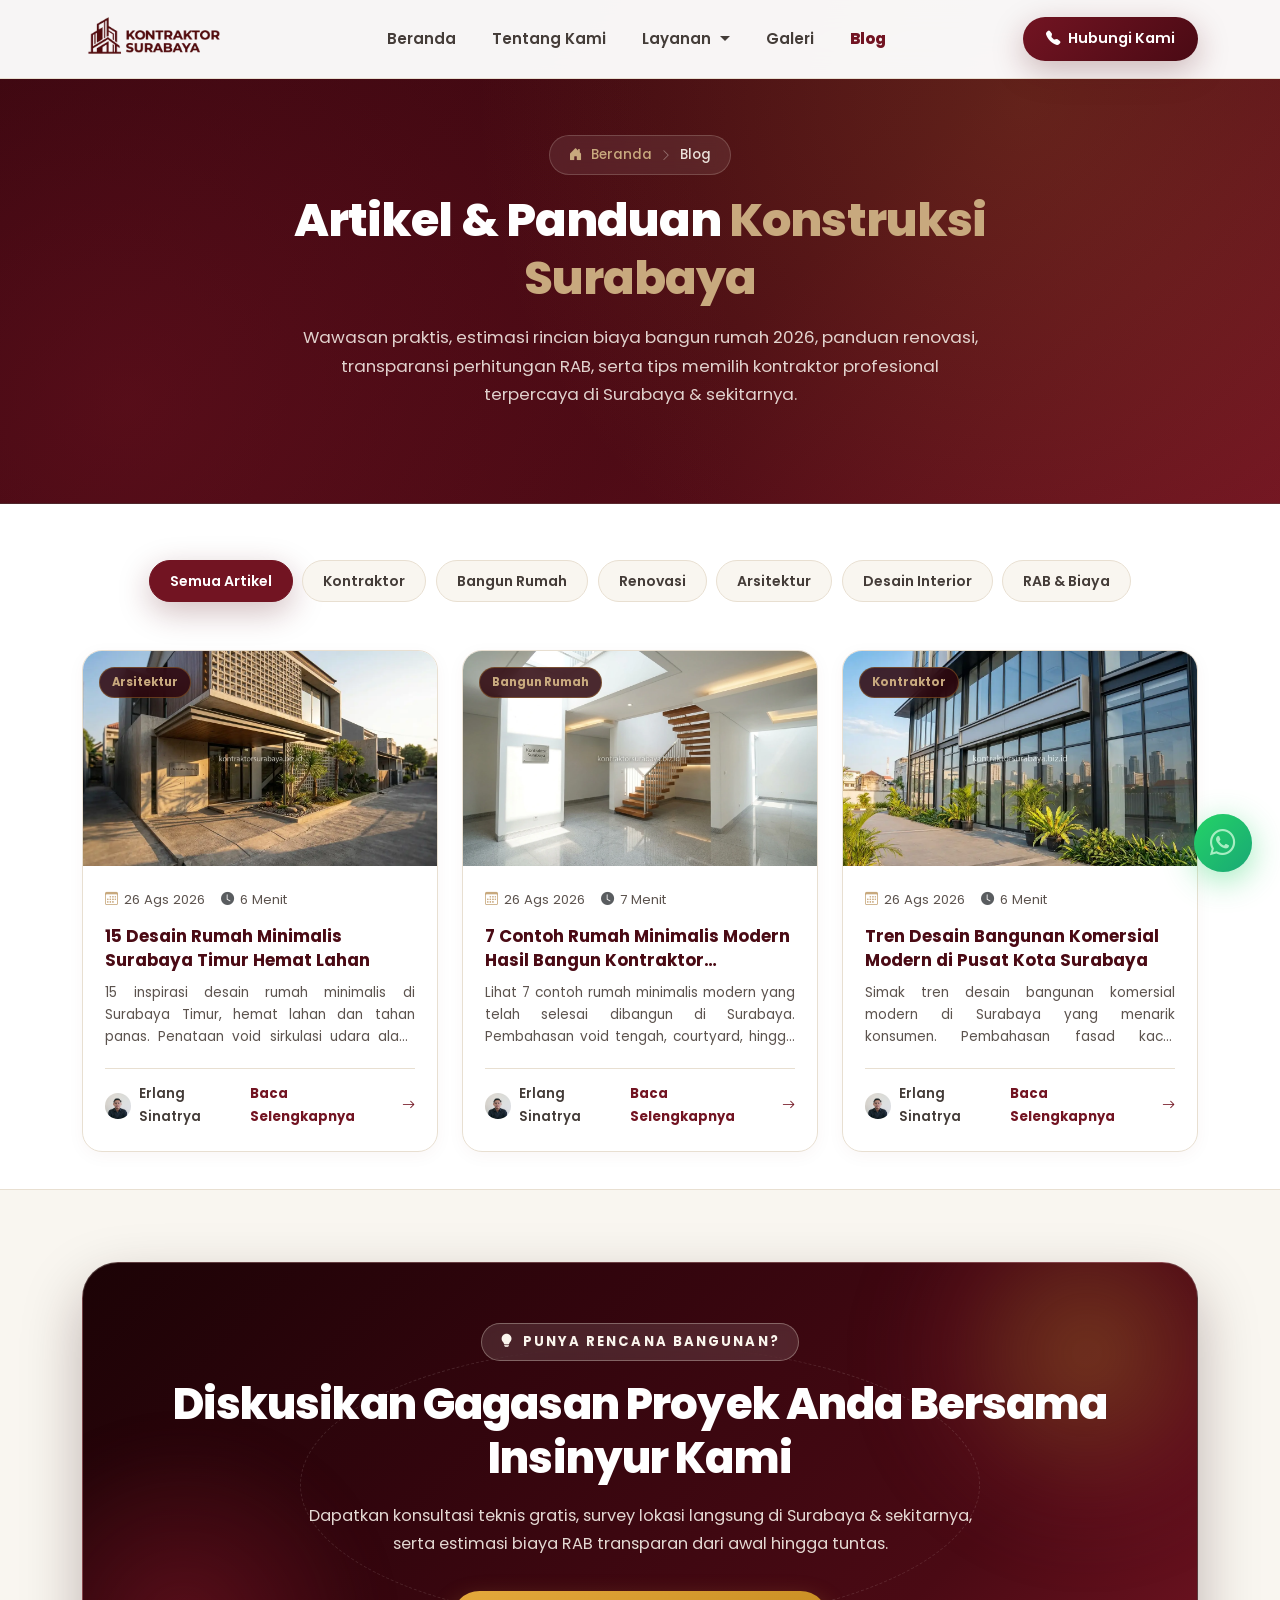
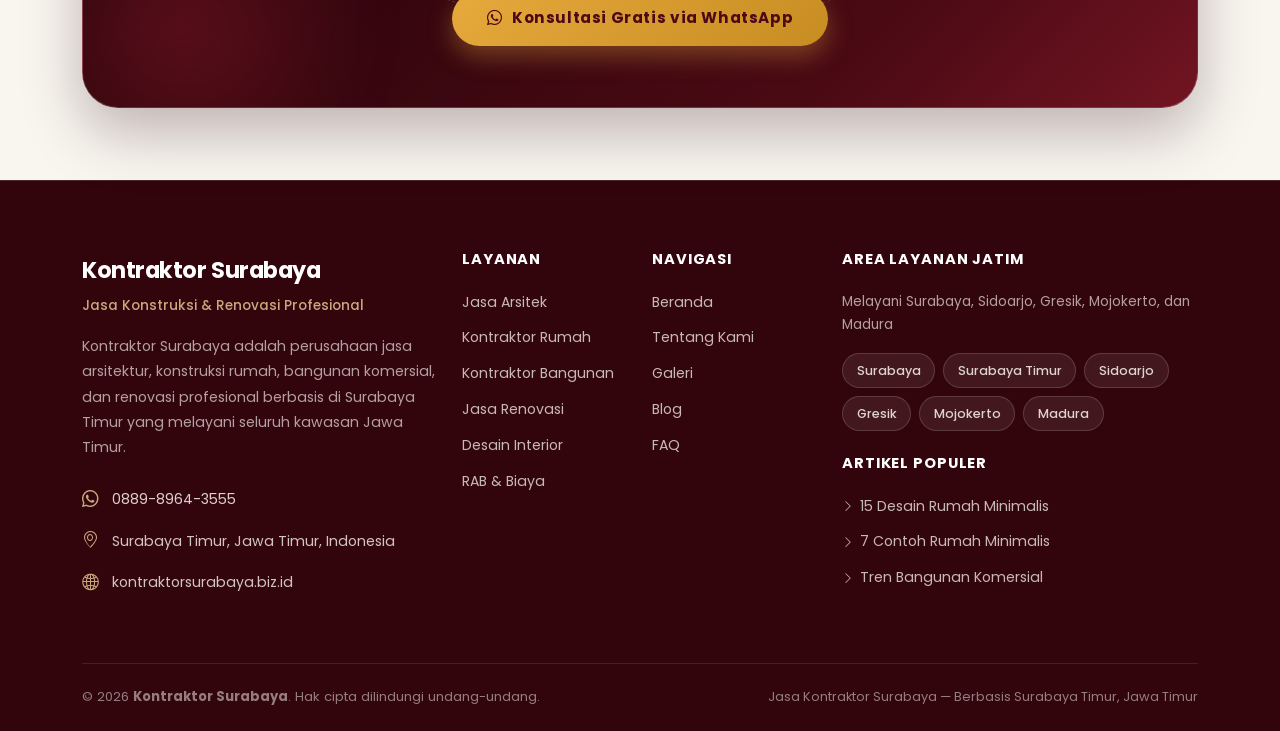
<file: blog.html>
<!DOCTYPE html>
<html lang="id">

<head>
  <meta charset="UTF-8">
  <meta name="viewport" content="width=device-width, initial-scale=1.0">
  <title>Blog &amp; Tips Konstruksi Surabaya — Panduan Bangun Rumah &amp; Renovasi | Kontraktor Surabaya</title>
  <meta name="description"
    content="Kumpulan artikel, tips bangun rumah, estimasi biaya RAB 2026, panduan renovasi bangunan, dan inspirasi desain arsitektur &amp; interior di Surabaya oleh Kontraktor Surabaya.">
  <meta name="keywords"
    content="blog kontraktor surabaya, tips bangun rumah surabaya, biaya bangun rumah 2026, panduan renovasi rumah, cara menghitung rab, jasa arsitek surabaya, estimasi biaya konstruksi">
  <meta name="author" content="Kontraktor Surabaya">
  <meta name="robots" content="index, follow">
  <link rel="canonical" href="https://kontraktorsurabaya.biz.id/blog">
  <meta property="og:type" content="website">
  <meta property="og:url" content="https://kontraktorsurabaya.biz.id/blog">
  <meta property="og:title" content="Blog &amp; Tips Konstruksi Surabaya | Kontraktor Surabaya">
  <meta property="og:description"
    content="Wawasan mendalam seputar estimasi biaya bangun rumah 2026, panduan renovasi, transparansi RAB, serta tips memilih kontraktor terpercaya di Surabaya.">
  <meta property="og:image" content="https://kontraktorsurabaya.biz.id/assets/img/layanan/pembangunan-rumah-modern-surabaya.webp">
  <meta property="og:image:type" content="image/webp">
  <meta property="og:image:width" content="1200">
  <meta property="og:image:height" content="630">
  <meta property="og:locale" content="id_ID">
  <meta property="og:site_name" content="Kontraktor Surabaya">
  <meta name="twitter:card" content="summary_large_image">
  <meta name="twitter:image" content="https://kontraktorsurabaya.biz.id/assets/img/layanan/pembangunan-rumah-modern-surabaya.webp">
  <link rel="icon" type="image/webp" href="assets/img/favicon-logo.webp">
  <link rel="apple-touch-icon" href="assets/img/favicon-logo.webp">

  <!-- Google Fonts: Poppins (High-Performance Async Preload) -->
  <link rel="preconnect" href="https://fonts.googleapis.com">
  <link rel="preconnect" href="https://fonts.gstatic.com" crossorigin>
  <link rel="preload" as="style"
    href="https://fonts.googleapis.com/css2?family=Poppins:ital,wght@0,300;0,400;0,500;0,600;0,700;0,800;0,900;1,400;1,600&display=swap">
  <link rel="stylesheet"
    href="https://fonts.googleapis.com/css2?family=Poppins:ital,wght@0,300;0,400;0,500;0,600;0,700;0,800;0,900;1,400;1,600&display=swap"
    media="print" onload="this.media='all'">
  <noscript>
    <link rel="stylesheet"
      href="https://fonts.googleapis.com/css2?family=Poppins:ital,wght@0,300;0,400;0,500;0,600;0,700;0,800;0,900;1,400;1,600&display=swap">
  </noscript>

  <!-- Critical Core CSS -->
  <link rel="stylesheet" href="assets/vendor/bootstrap/css/bootstrap.min.css">
  <link rel="stylesheet" href="assets/css/main.min.css">

  <!-- Non-Critical Vendor CSS (Deferred Loading to Eliminate Render-Blocking) -->
  <link rel="preload" href="assets/vendor/bootstrap-icons/bootstrap-icons.min.css" as="style" onload="this.onload=null;this.rel='stylesheet'">
  <noscript><link rel="stylesheet" href="assets/vendor/bootstrap-icons/bootstrap-icons.min.css"></noscript>
  <link rel="preload" href="assets/vendor/aos/aos.css" as="style" onload="this.onload=null;this.rel='stylesheet'">
  <noscript><link rel="stylesheet" href="assets/vendor/aos/aos.css"></noscript>
  <link rel="preload" href="assets/vendor/glightbox/css/glightbox.min.css" as="style" onload="this.onload=null;this.rel='stylesheet'">
  <noscript><link rel="stylesheet" href="assets/vendor/glightbox/css/glightbox.min.css"></noscript>
  <link rel="preload" href="https://cdn.jsdelivr.net/npm/swiper@11/swiper-bundle.min.css" as="style" onload="this.onload=null;this.rel='stylesheet'">
  <noscript><link rel="stylesheet" href="https://cdn.jsdelivr.net/npm/swiper@11/swiper-bundle.min.css"></noscript>

  <!-- Schema Markup JSON-LD -->
  <script type="application/ld+json">
  {
    "@context": "https://schema.org",
    "@graph": [
      {
        "@type": "Blog",
        "@id": "https://kontraktorsurabaya.biz.id/blog#blog",
        "url": "https://kontraktorsurabaya.biz.id/blog",
        "name": "Blog & Panduan Konstruksi - Kontraktor Surabaya",
        "description": "Kumpulan artikel edukatif, panduan biaya bangun rumah 2026, tips renovasi, dan wawasan arsitektur di Surabaya & Jawa Timur.",
        "inLanguage": "id-ID",
        "publisher": {
          "@id": "https://kontraktorsurabaya.biz.id/#organization"
        },
        "breadcrumb": {
          "@type": "BreadcrumbList",
          "itemListElement": [
            {
              "@type": "ListItem",
              "position": 1,
              "name": "Beranda",
              "item": "https://kontraktorsurabaya.biz.id/"
            },
            {
              "@type": "ListItem",
              "position": 2,
              "name": "Blog",
              "item": "https://kontraktorsurabaya.biz.id/blog"
            }
          ]
        }
      },
      {
        "@type": "ItemList",
        "@id": "https://kontraktorsurabaya.biz.id/blog#articles",
        "name": "Daftar Artikel Terbaru Kontraktor Surabaya",
        "numberOfItems": 3,
        "itemListElement": [
          {
            "@type": "ListItem",
            "position": 1,
            "url": "https://kontraktorsurabaya.biz.id/blog/inspirasi-desain-rumah-minimalis-surabaya",
            "name": "15 Desain Rumah Minimalis Surabaya Timur Hemat Lahan",
            "description": "15 inspirasi desain rumah minimalis di Surabaya Timur, hemat lahan dan tahan panas dengan penataan void sirkulasi udara alami dan fasad modern.",
            "image": "https://kontraktorsurabaya.biz.id/assets/img/blog/fasad-rumah-minimalis-surabaya-timur.webp"
          },
          {
            "@type": "ListItem",
            "position": 2,
            "url": "https://kontraktorsurabaya.biz.id/blog/7-contoh-rumah-minimalis-surabaya-sukses",
            "name": "7 Contoh Rumah Minimalis Modern Hasil Bangun Kontraktor Surabaya",
            "description": "Lihat 7 contoh rumah minimalis modern yang telah selesai dibangun di Surabaya: void tengah, courtyard, hingga adaptasi lahan berkontur.",
            "image": "https://kontraktorsurabaya.biz.id/assets/img/blog/rumah-minimalis-dua-lantai-hasil-bangun-surabaya.webp"
          },
          {
            "@type": "ListItem",
            "position": 3,
            "url": "https://kontraktorsurabaya.biz.id/blog/tren-bangunan-komersial-surabaya",
            "name": "Tren Desain Bangunan Komersial Modern di Pusat Kota Surabaya",
            "description": "Simak tren desain bangunan komersial modern di Surabaya yang menarik konsumen: fasad kaca, pencahayaan alami, hingga tata ruang fleksibel.",
            "image": "https://kontraktorsurabaya.biz.id/assets/img/blog/fasad-kaca-bangunan-komersial-surabaya.webp"
          }
        ]
      },
      {
        "@type": ["LocalBusiness", "GeneralContractor", "ProfessionalService"],
        "@id": "https://kontraktorsurabaya.biz.id/#business",
        "name": "Kontraktor Surabaya",
        "image": [
          "https://kontraktorsurabaya.biz.id/assets/img/hero/hero.webp",
          "https://kontraktorsurabaya.biz.id/assets/img/logo-header.webp"
        ],
        "url": "https://kontraktorsurabaya.biz.id/",
        "telephone": "+62088989643555",
        "priceRange": "Rp 3.500.000 - Rp 10.000.000 per m²",
        "address": {
          "@type": "PostalAddress",
          "streetAddress": "Jl. Raya Rungkut Madya No. 88, Rungkut",
          "addressLocality": "Surabaya Timur",
          "addressRegion": "Jawa Timur",
          "postalCode": "60293",
          "addressCountry": "ID"
        },
        "geo": {
          "@type": "GeoCoordinates",
          "latitude": -7.3195,
          "longitude": 112.7842
        },
        "areaServed": [
          {"@type": "AdministrativeArea", "name": "Surabaya"},
          {"@type": "AdministrativeArea", "name": "Sidoarjo"},
          {"@type": "AdministrativeArea", "name": "Gresik"},
          {"@type": "AdministrativeArea", "name": "Mojokerto"},
          {"@type": "AdministrativeArea", "name": "Madura"}
        ]
      },
      {
        "@type": "Organization",
        "@id": "https://kontraktorsurabaya.biz.id/#organization",
        "name": "Kontraktor Surabaya",
        "alternateName": "PT Kontraktor Surabaya Jaya",
        "url": "https://kontraktorsurabaya.biz.id/",
        "logo": "https://kontraktorsurabaya.biz.id/assets/img/logo-header.webp",
        "image": "https://kontraktorsurabaya.biz.id/assets/img/hero/hero.webp",
        "telephone": "+62088989643555",
        "email": "kontraktorsurabaya.co@gmail.com",
        "address": {
          "@type": "PostalAddress",
          "streetAddress": "Jl. Raya Rungkut Madya No. 88, Rungkut",
          "addressLocality": "Surabaya Timur",
          "addressRegion": "Jawa Timur",
          "postalCode": "60293",
          "addressCountry": "ID"
        },
        "contactPoint": {
          "@type": "ContactPoint",
          "telephone": "+62088989643555",
          "contactType": "customer service",
          "areaServed": "ID",
          "availableLanguage": ["Indonesian"]
        },
        "sameAs": [
          "https://wa.me/62088989643555"
        ]
      }
    ]
  }
  </script>
</head>

<body>

  <!-- ══ NAVBAR ═════════════════════════════════════════════════════════════════ -->
  <nav id="navbar" class="navbar navbar-expand-lg fixed-top" role="navigation" aria-label="Navigasi utama">
    <div class="container">
      <a class="navbar-brand d-flex align-items-center" href="/"
        aria-label="Kontraktor Surabaya - Beranda">
        <img src="assets/img/logo-header.webp" alt="Logo Kontraktor Surabaya" class="logo-img" width="160" height="54"
          fetchpriority="high" onerror="this.style.display='none'">
      </a>

      <!-- Custom Modern Hamburger Toggler -->
      <button class="navbar-toggler custom-toggler shadow-none" type="button" data-bs-toggle="offcanvas"
        data-bs-target="#navOffcanvas" aria-controls="navOffcanvas" aria-label="Buka menu navigasi">
        <span class="toggler-bar"></span>
        <span class="toggler-bar"></span>
        <span class="toggler-bar"></span>
      </button>

      <!-- Offcanvas Navigation Drawer -->
      <div class="offcanvas offcanvas-end" tabindex="-1" id="navOffcanvas" aria-labelledby="navOffcanvasLabel">

        <div class="offcanvas-header d-flex d-lg-none align-items-center justify-content-between">
          <span class="drawer-title fw-bold text-maroon fs-6 mb-0" id="navOffcanvasLabel">Menu Navigasi</span>
          <button type="button" class="btn-drawer-close shadow-none" data-bs-dismiss="offcanvas" aria-label="Tutup navigasi">
            <i class="bi bi-x-lg"></i>
          </button>
        </div>

        <div class="offcanvas-body">
          <ul class="navbar-nav mx-auto align-items-lg-center gap-lg-1 mb-2 mb-lg-0">
            <li class="nav-item">
              <a class="nav-link" href="/">Beranda</a>
            </li>
            <li class="nav-item">
              <a class="nav-link" href="/tentang-kami">Tentang Kami</a>
            </li>
            <li class="nav-item dropdown">
              <a class="nav-link dropdown-toggle" href="/layanan" id="dropLayanan" role="button"
                data-bs-toggle="dropdown" aria-expanded="false">
                Layanan
              </a>
              <ul class="dropdown-menu" aria-labelledby="dropLayanan">
                <li><a class="dropdown-item" href="/layanan"><i
                      class="bi bi-grid-fill me-2 text-maroon"></i>Semua Layanan</a></li>
                <li><hr class="dropdown-divider my-1"></li>
                <li><a class="dropdown-item" href="/layanan/jasa-arsitek-surabaya"><i
                      class="bi bi-pencil-square me-2 text-maroon"></i>Jasa Arsitek</a></li>
                <li><a class="dropdown-item" href="/layanan/kontraktor-rumah-surabaya"><i
                      class="bi bi-house-fill me-2 text-maroon"></i>Kontraktor Rumah</a></li>
                <li><a class="dropdown-item" href="/layanan/kontraktor-bangunan-surabaya"><i
                      class="bi bi-building-fill me-2 text-maroon"></i>Kontraktor Bangunan</a></li>
                <li><a class="dropdown-item" href="/layanan/jasa-renovasi-surabaya"><i
                      class="bi bi-arrow-repeat me-2 text-maroon"></i>Renovasi Bangunan</a></li>
                <li><a class="dropdown-item" href="/layanan/jasa-desain-interior-surabaya"><i
                      class="bi bi-palette-fill me-2 text-maroon"></i>Desain Interior</a></li>
                <li><a class="dropdown-item" href="/layanan/rab-estimasi-biaya-surabaya"><i
                      class="bi bi-calculator-fill me-2 text-maroon"></i>RAB &amp; Estimasi Biaya</a></li>
              </ul>
            </li>
            <li class="nav-item">
              <a class="nav-link" href="/galeri">Galeri</a>
            </li>
            <li class="nav-item">
              <a class="nav-link active" href="/blog" aria-current="page">Blog</a>
            </li>
          </ul>

          <div class="d-none d-lg-flex align-items-center mt-3 mt-lg-0">
            <a class="nav-link nav-cta d-inline-flex align-items-center gap-2" id="nav-wa-cta"
              href="https://wa.me/62088989643555?text=Halo%2C+saya+ingin+konsultasi+proyek" target="_blank"
              rel="noopener noreferrer">
              <i class="bi bi-telephone-fill"></i> Hubungi Kami
            </a>
          </div>

        </div>
      </div>

    </div>
  </nav>

  <!-- ══ MAIN CONTENT ══════════════════════════════════════════════════════════ -->
  <main id="main" role="main">

    <!-- ══ PAGE HERO / BREADCRUMB ════════════════════════════════════════════════ -->
    <header class="page-hero" role="banner">
      <div class="page-hero-bg"></div>
      <div class="container position-relative">
        <div class="row justify-content-center text-center">
          <div class="col-lg-10" data-aos="fade-up">

            <!-- Breadcrumb Navigation -->
            <nav aria-label="breadcrumb" class="mb-3">
              <div class="breadcrumb-custom">
                <a href="/"><i class="bi bi-house-door-fill me-1"></i> Beranda</a>
                <span class="separator"><i class="bi bi-chevron-right"></i></span>
                <span class="current">Blog</span>
              </div>
            </nav>

            <h1 class="page-hero-title">
              Artikel &amp; Panduan <span>Konstruksi Surabaya</span>
            </h1>

            <p class="page-hero-desc mx-auto">
              Wawasan praktis, estimasi rincian biaya bangun rumah 2026, panduan renovasi, transparansi perhitungan RAB, serta tips memilih kontraktor profesional terpercaya di Surabaya &amp; sekitarnya.
            </p>

          </div>
        </div>
      </div>
    </header>

    <!-- ══ MAIN BLOG GRID SECTION WITH FILTERS ═══════════════════════════════════ -->
    <section id="blog-grid-section" class="py-5" style="background:var(--white);border-bottom:1px solid var(--cream-border);">
      <div class="container py-lg-2">

        <!-- Filter Buttons (Horizontal Scrollable on Mobile) -->
        <div class="portfolio-filters mb-4 mb-lg-5" data-aos="fade-up" role="group" aria-label="Filter kategori artikel">
          <button class="filter-btn active" data-filter="*">Semua Artikel</button>
          <button class="filter-btn" data-filter=".filter-kontraktor">Kontraktor</button>
          <button class="filter-btn" data-filter=".filter-rumah">Bangun Rumah</button>
          <button class="filter-btn" data-filter=".filter-renovasi">Renovasi</button>
          <button class="filter-btn" data-filter=".filter-arsitek">Arsitektur</button>
          <button class="filter-btn" data-filter=".filter-interior">Desain Interior</button>
          <button class="filter-btn" data-filter=".filter-rab">RAB &amp; Biaya</button>
        </div>

        <!-- 9 Core Pillar Articles Grid (Isotope Filterable) -->
        <div class="row g-4 portfolio-grid" data-aos="fade-up" data-aos-delay="100">

          <!-- 01. Cluster Arsitektur & Desain (Real Article 1) -->
          <div class="col-lg-4 col-md-6 portfolio-item-wrap filter-arsitek">
            <article class="blog-card">
              <a href="/blog/inspirasi-desain-rumah-minimalis-surabaya" class="blog-card-img" aria-label="Baca selengkapnya 15 Desain Rumah Minimalis Surabaya Timur Hemat Lahan">
                <img src="assets/img/blog/fasad-rumah-minimalis-surabaya-timur.webp"
                  alt="Fasad rumah minimalis modern dengan bukaan jendela lebar di Surabaya Timur" width="400" height="220" loading="lazy"
                  onerror="this.src='assets/img/hero/hero.webp'">
                <span class="blog-card-badge">Arsitektur</span>
              </a>
              <div class="blog-card-body">
                <div class="blog-meta">
                  <span><i class="bi bi-calendar3 text-gold"></i> 26 Ags 2026</span>
                  <span><i class="bi bi-clock-fill text-muted"></i> 6 Menit</span>
                </div>
                <h3 class="blog-card-title">
                  <a href="/blog/inspirasi-desain-rumah-minimalis-surabaya" class="text-reset text-decoration-none">
                    15 Desain Rumah Minimalis Surabaya Timur Hemat Lahan
                  </a>
                </h3>
                <p class="blog-card-desc">
                  15 inspirasi desain rumah minimalis di Surabaya Timur, hemat lahan dan tahan panas. Penataan void sirkulasi udara alami dan secondary skin modern.
                </p>
                <div class="blog-card-footer">
                  <div class="blog-card-author">
                    <img src="assets/img/person/erlang.webp" alt="Erlang Sinatrya" onerror="this.src='assets/img/favicon-logo.webp'">
                    <span>Erlang Sinatrya</span>
                  </div>
                  <a href="/blog/inspirasi-desain-rumah-minimalis-surabaya" class="blog-card-link">
                    Baca Selengkapnya <i class="bi bi-arrow-right"></i>
                  </a>
                </div>
              </div>
            </article>
          </div>

          <!-- 02. Cluster Bangun Rumah (Real Article 2) -->
          <div class="col-lg-4 col-md-6 portfolio-item-wrap filter-rumah">
            <article class="blog-card">
              <a href="/blog/7-contoh-rumah-minimalis-surabaya-sukses" class="blog-card-img" aria-label="Baca selengkapnya 7 Contoh Rumah Minimalis Modern Hasil Bangun Kontraktor Surabaya">
                <img src="assets/img/blog/rumah-minimalis-dua-lantai-hasil-bangun-surabaya.webp"
                  alt="Rumah minimalis dua lantai hasil bangun kontraktor di Surabaya dengan void tengah" width="400" height="220" loading="lazy"
                  onerror="this.src='assets/img/hero/hero.webp'">
                <span class="blog-card-badge">Bangun Rumah</span>
              </a>
              <div class="blog-card-body">
                <div class="blog-meta">
                  <span><i class="bi bi-calendar3 text-gold"></i> 26 Ags 2026</span>
                  <span><i class="bi bi-clock-fill text-muted"></i> 7 Menit</span>
                </div>
                <h3 class="blog-card-title">
                  <a href="/blog/7-contoh-rumah-minimalis-surabaya-sukses" class="text-reset text-decoration-none">
                    7 Contoh Rumah Minimalis Modern Hasil Bangun Kontraktor Surabaya
                  </a>
                </h3>
                <p class="blog-card-desc">
                  Lihat 7 contoh rumah minimalis modern yang telah selesai dibangun di Surabaya. Pembahasan void tengah, courtyard, hingga adaptasi lahan berkontur.
                </p>
                <div class="blog-card-footer">
                  <div class="blog-card-author">
                    <img src="assets/img/person/erlang.webp" alt="Erlang Sinatrya" onerror="this.src='assets/img/favicon-logo.webp'">
                    <span>Erlang Sinatrya</span>
                  </div>
                  <a href="/blog/7-contoh-rumah-minimalis-surabaya-sukses" class="blog-card-link">
                    Baca Selengkapnya <i class="bi bi-arrow-right"></i>
                  </a>
                </div>
              </div>
            </article>
          </div>

          <!-- 03. Cluster Kontraktor Bangunan Komersial (Real Article 3) -->
          <div class="col-lg-4 col-md-6 portfolio-item-wrap filter-kontraktor">
            <article class="blog-card">
              <a href="/blog/tren-bangunan-komersial-surabaya" class="blog-card-img" aria-label="Baca selengkapnya Tren Desain Bangunan Komersial Modern di Pusat Kota Surabaya">
                <img src="assets/img/blog/fasad-kaca-bangunan-komersial-surabaya.webp"
                  alt="Fasad kaca bangunan komersial modern di pusat kota Surabaya" width="400" height="220" loading="lazy"
                  onerror="this.src='assets/img/hero/hero.webp'">
                <span class="blog-card-badge">Kontraktor</span>
              </a>
              <div class="blog-card-body">
                <div class="blog-meta">
                  <span><i class="bi bi-calendar3 text-gold"></i> 26 Ags 2026</span>
                  <span><i class="bi bi-clock-fill text-muted"></i> 6 Menit</span>
                </div>
                <h3 class="blog-card-title">
                  <a href="/blog/tren-bangunan-komersial-surabaya" class="text-reset text-decoration-none">
                    Tren Desain Bangunan Komersial Modern di Pusat Kota Surabaya
                  </a>
                </h3>
                <p class="blog-card-desc">
                  Simak tren desain bangunan komersial modern di Surabaya yang menarik konsumen. Pembahasan fasad kaca, pencahayaan alami, hingga tata ruang fleksibel.
                </p>
                <div class="blog-card-footer">
                  <div class="blog-card-author">
                    <img src="assets/img/person/erlang.webp" alt="Erlang Sinatrya" onerror="this.src='assets/img/favicon-logo.webp'">
                    <span>Erlang Sinatrya</span>
                  </div>
                  <a href="/blog/tren-bangunan-komersial-surabaya" class="blog-card-link">
                    Baca Selengkapnya <i class="bi bi-arrow-right"></i>
                  </a>
                </div>
              </div>
            </article>
          </div>

        </div>

      </div>
    </section>

    <!-- ══ CTA SECTION ══════════════════════════════════════════════════════════ -->
    <section id="cta" class="py-5" style="background:var(--cream);">
      <div class="container py-lg-4">
        <div class="cta-card" data-aos="zoom-in">
          <div class="cta-shape-1" aria-hidden="true"></div>
          <div class="cta-shape-2" aria-hidden="true"></div>
          <div class="cta-shape-3" aria-hidden="true"></div>

          <div class="cta-content-wrap">
            <span class="cta-label"><i class="bi bi-lightbulb-fill"></i> Punya Rencana Bangunan?</span>
            <h2 class="cta-title">
              Diskusikan Gagasan Proyek Anda Bersama Insinyur Kami
            </h2>
            <p class="cta-desc">
              Dapatkan konsultasi teknis gratis, survey lokasi langsung di Surabaya &amp; sekitarnya, serta estimasi biaya RAB transparan dari awal hingga tuntas.
            </p>
            <div class="d-flex justify-content-center">
              <a id="cta-wa-primary"
                href="https://wa.me/62088989643555?text=Halo%2C+saya+ingin+konsultasi+proyek+konstruksi+dari+blog" class="btn-gold"
                target="_blank" rel="noopener noreferrer">
                <i class="bi bi-whatsapp"></i> Konsultasi Gratis via WhatsApp
              </a>
            </div>
          </div>
        </div>
      </div>
    </section>

  </main>

  <!-- ══ 10. FOOTER ════════════════════════════════════════════════════════════ -->
  <footer id="footer" role="contentinfo" aria-label="Footer Kontraktor Surabaya">
    <div class="container">
      <div class="row gy-5">

        <!-- Brand Col -->
        <div class="col-lg-4">
          <div class="footer-brand">
            <div class="footer-logo-text">Kontraktor Surabaya</div>
            <div class="footer-tagline">Jasa Konstruksi &amp; Renovasi Profesional</div>
          </div>
          <p class="footer-desc">
            Kontraktor Surabaya adalah perusahaan jasa arsitektur, konstruksi rumah, bangunan komersial,
            dan renovasi profesional berbasis di Surabaya Timur yang melayani seluruh kawasan Jawa Timur.
          </p>
          <address>
            <div class="footer-contact-item">
              <i class="bi bi-whatsapp" aria-hidden="true"></i>
              <a href="https://wa.me/62088989643555" target="_blank" rel="noopener noreferrer"
                aria-label="WhatsApp Kontraktor Surabaya">0889-8964-3555</a>
            </div>
            <div class="footer-contact-item">
              <i class="bi bi-geo-alt" aria-hidden="true"></i>
              <span>Surabaya Timur, Jawa Timur, Indonesia</span>
            </div>
            <div class="footer-contact-item">
              <i class="bi bi-globe2" aria-hidden="true"></i>
              <span>kontraktorsurabaya.biz.id</span>
            </div>
          </address>
        </div>

        <!-- Layanan -->
        <div class="col-lg-2 col-md-4 col-6">
          <h3 class="footer-heading">Layanan</h3>
          <ul class="footer-links">
            <li><a href="/layanan/jasa-arsitek-surabaya">Jasa Arsitek</a></li>
            <li><a href="/layanan/kontraktor-rumah-surabaya">Kontraktor Rumah</a></li>
            <li><a href="/layanan/kontraktor-bangunan-surabaya">Kontraktor Bangunan</a></li>
            <li><a href="/layanan/jasa-renovasi-surabaya">Jasa Renovasi</a></li>
            <li><a href="/layanan/jasa-desain-interior-surabaya">Desain Interior</a></li>
            <li><a href="/layanan/rab-estimasi-biaya-surabaya">RAB &amp; Biaya</a></li>
          </ul>
        </div>

        <!-- Navigasi -->
        <div class="col-lg-2 col-md-4 col-6">
          <h3 class="footer-heading">Navigasi</h3>
          <ul class="footer-links">
            <li><a href="/">Beranda</a></li>
            <li><a href="/tentang-kami">Tentang Kami</a></li>
            <li><a href="/galeri">Galeri</a></li>
            <li><a href="/blog">Blog</a></li>
            <li><a href="/#faq">FAQ</a></li>
          </ul>
        </div>

        <!-- Area Layanan & Artikel -->
        <div class="col-lg-4 col-md-4">
          <h3 class="footer-heading">Area Layanan Jatim</h3>
          <p style="font-size:.85rem;color:rgba(250,245,237,.65);margin-bottom:1rem;">
            Melayani Surabaya, Sidoarjo, Gresik, Mojokerto, dan Madura
          </p>
          <div class="footer-area-tags mb-4">
            <span class="area-tag">Surabaya</span>
            <span class="area-tag">Surabaya Timur</span>
            <span class="area-tag">Sidoarjo</span>
            <span class="area-tag">Gresik</span>
            <span class="area-tag">Mojokerto</span>
            <span class="area-tag">Madura</span>
          </div>

          <h3 class="footer-heading" style="margin-top:1.5rem;">Artikel Populer</h3>
          <ul class="footer-links">
            <li><a href="/blog/inspirasi-desain-rumah-minimalis-surabaya"><i class="bi bi-chevron-right"></i> 15 Desain Rumah Minimalis</a></li>
            <li><a href="/blog/7-contoh-rumah-minimalis-surabaya-sukses"><i class="bi bi-chevron-right"></i> 7 Contoh Rumah Minimalis</a></li>
            <li><a href="/blog/tren-bangunan-komersial-surabaya"><i class="bi bi-chevron-right"></i> Tren Bangunan Komersial</a></li>
          </ul>
        </div>

      </div><!-- /row -->
    </div><!-- /container -->

    <div class="container">
      <div class="footer-bottom d-flex flex-column flex-md-row justify-content-between align-items-center gap-2">
        <p>
          &copy; <span id="footer-year">2026</span> <strong>Kontraktor Surabaya</strong>. Hak cipta dilindungi
          undang-undang.
        </p>
        <p style="font-size:0.8rem;color:rgba(250,245,237,.5);">
          Jasa Kontraktor Surabaya &mdash; Berbasis Surabaya Timur, Jawa Timur
        </p>
      </div>
    </div>

  </footer><!-- /footer -->

  <!-- WhatsApp Floating Button -->
  <a href="https://wa.me/62088989643555?text=Halo%2C+saya+ingin+konsultasi+proyek" class="wa-float" id="wa-float"
    aria-label="Hubungi Kontraktor Surabaya via WhatsApp" target="_blank" rel="noopener noreferrer">
    <i class="bi bi-whatsapp" aria-hidden="true"></i>
  </a>

  <!-- Scroll to top -->
  <button class="scroll-top" id="scroll-top-btn" aria-label="Kembali ke atas">
    <i class="bi bi-chevron-up" aria-hidden="true"></i>
  </button>

  <!-- ══ VENDOR JS ══════════════════════════════════════════════════════════ -->
  <script src="assets/vendor/bootstrap/js/bootstrap.bundle.min.js" defer></script>
  <script src="assets/vendor/aos/aos.js" defer></script>
  <script src="assets/vendor/purecounter/purecounter_vanilla.js" defer></script>
  <script src="assets/vendor/glightbox/js/glightbox.min.js" defer></script>
  <script src="assets/vendor/imagesloaded/imagesloaded.pkgd.min.js" defer></script>
  <script src="assets/vendor/isotope-layout/isotope.pkgd.min.js" defer></script>
  <script src="https://cdn.jsdelivr.net/npm/swiper@11/swiper-bundle.min.js" defer></script>

  <!-- Main JS -->
  <script src="assets/js/main.js" defer></script>

  <!-- Footer year -->
  <script>document.addEventListener('DOMContentLoaded', function () { var el = document.getElementById('footer-year'); if (el) el.textContent = new Date().getFullYear(); });</script>

</body>

</html>
</file>
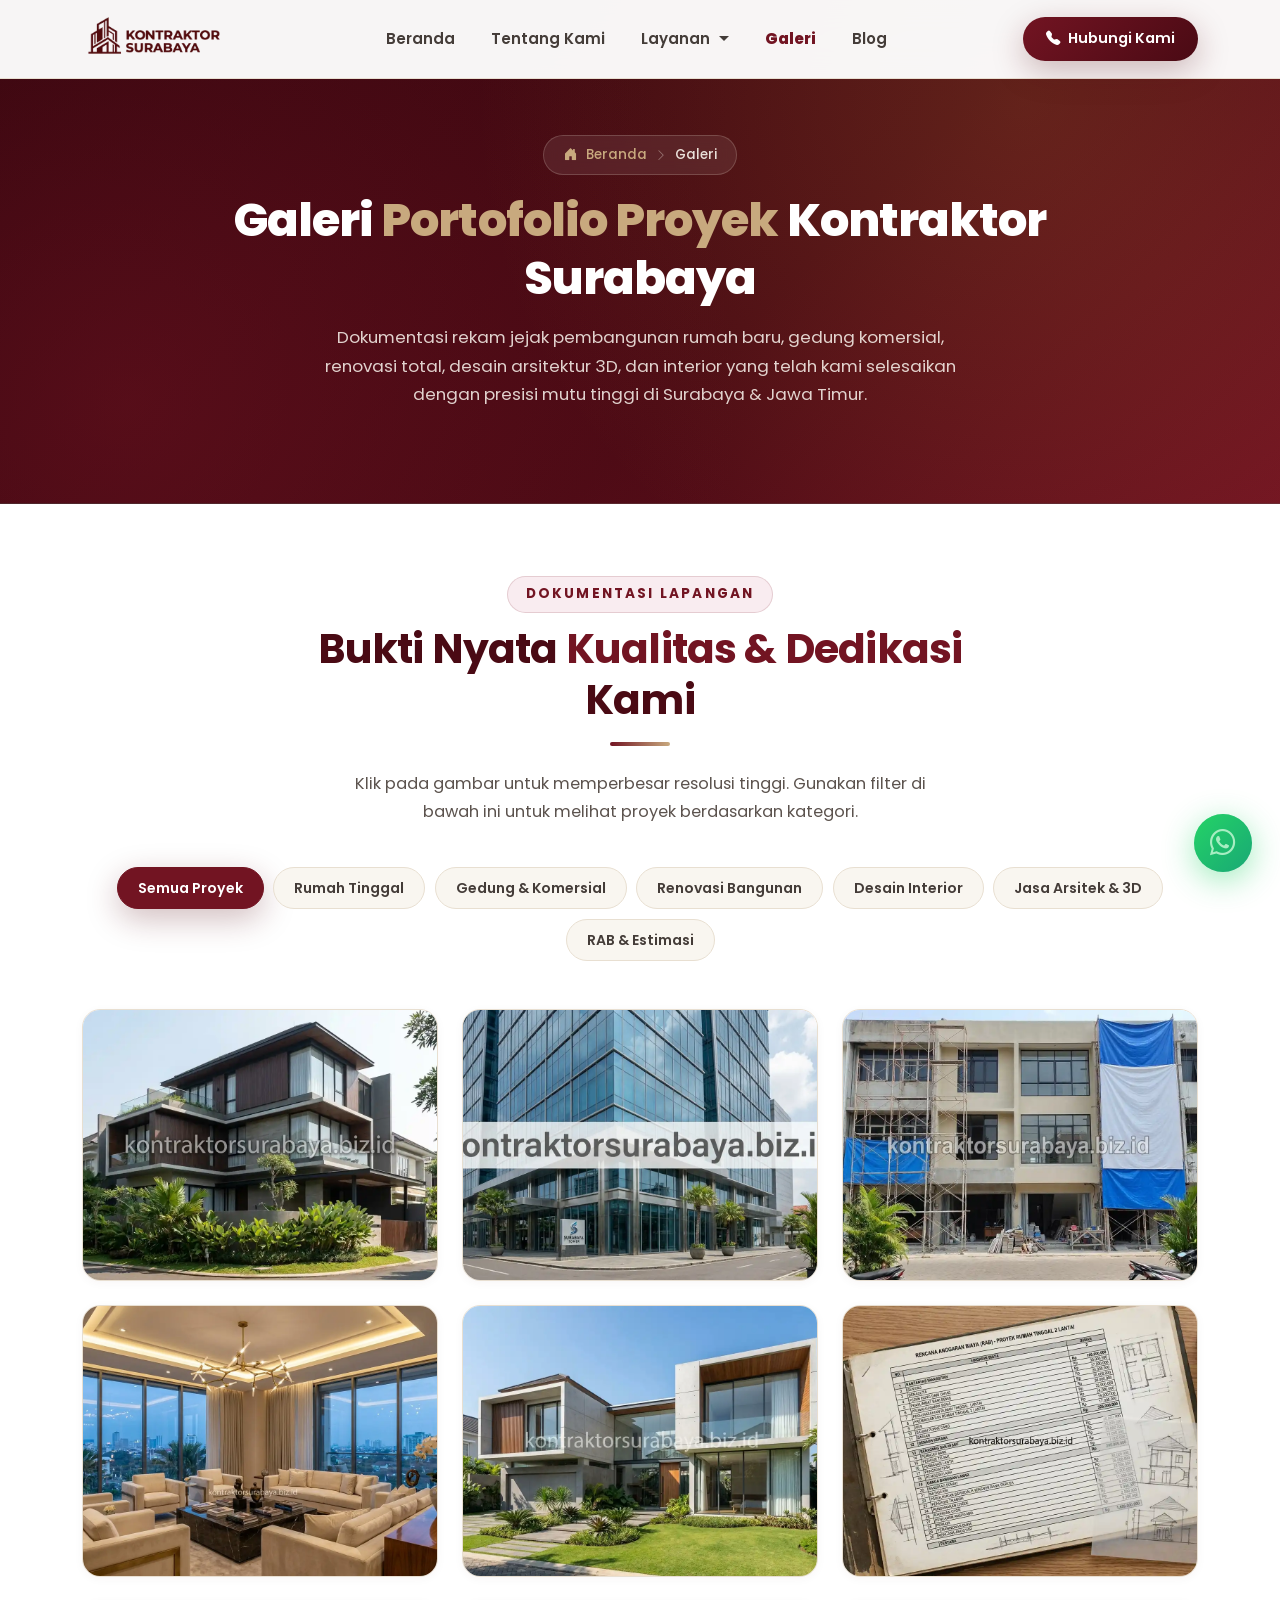
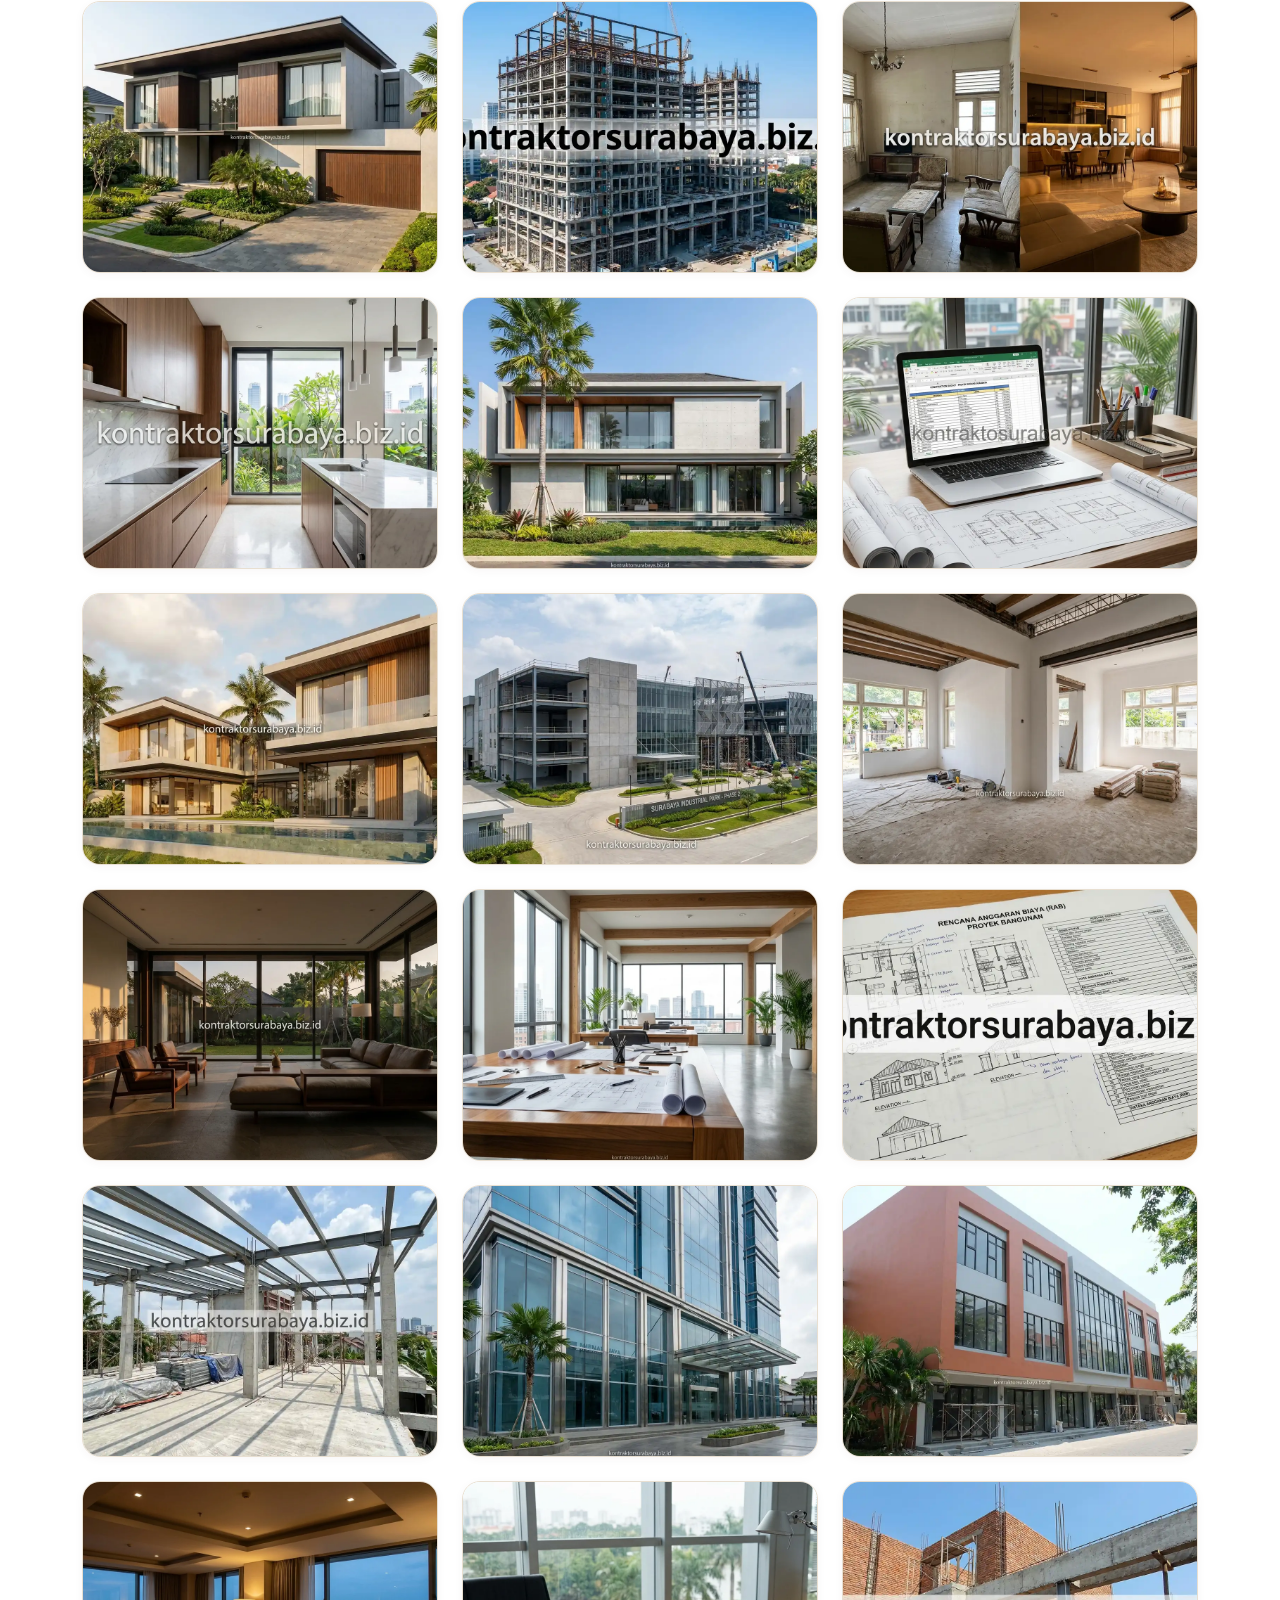
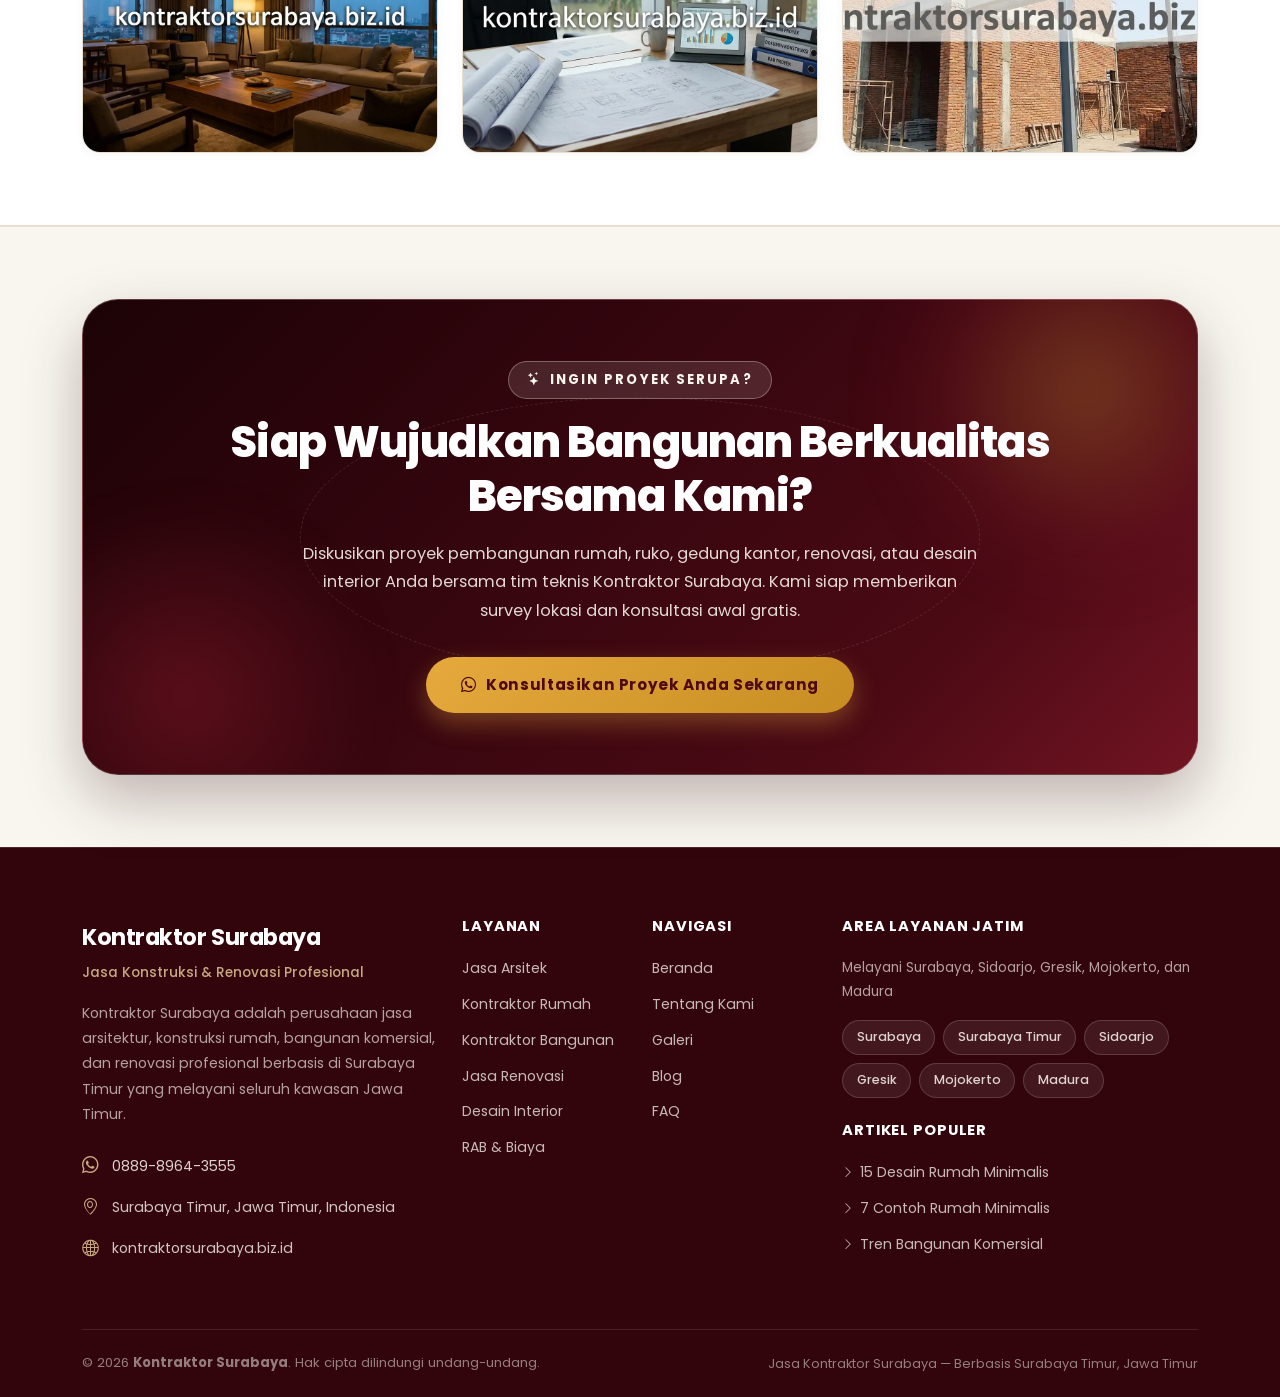
<file: galeri.html>
<!DOCTYPE html>
<html lang="id">

<head>
  <meta charset="UTF-8">
  <meta name="viewport" content="width=device-width, initial-scale=1.0">
  <title>Galeri Portofolio Proyek - Kontraktor Surabaya</title>
  <meta name="description"
    content="Galeri portofolio proyek Kontraktor Surabaya: pembangunan rumah tinggal, gedung komersial, renovasi bangunan, arsitektur, dan interior di Surabaya & Jatim.">
  <meta name="keywords"
    content="portofolio kontraktor Surabaya, galeri proyek kontraktor Surabaya, hasil bangun rumah Surabaya, hasil renovasi rumah Surabaya, portofolio arsitek Surabaya, kontraktor Surabaya Timur">
  <meta name="author" content="Kontraktor Surabaya">
  <meta name="robots" content="index, follow">
  <link rel="canonical" href="https://kontraktorsurabaya.biz.id/galeri">
  <meta property="og:type" content="website">
  <meta property="og:url" content="https://kontraktorsurabaya.biz.id/galeri">
  <meta property="og:title" content="Galeri Portofolio Proyek - Kontraktor Surabaya">
  <meta property="og:description"
    content="Galeri portofolio proyek Kontraktor Surabaya: pembangunan rumah tinggal, gedung komersial, renovasi bangunan, arsitektur, dan interior di Surabaya & Jatim.">
  <meta property="og:image"
    content="https://kontraktorsurabaya.biz.id/assets/img/galeri/pembangunan-rumah-modern-surabaya.webp">
  <meta property="og:image:type" content="image/webp">
  <meta property="og:image:width" content="1200">
  <meta property="og:image:height" content="630">
  <meta property="og:locale" content="id_ID">
  <meta property="og:site_name" content="Kontraktor Surabaya">
  <meta name="twitter:card" content="summary_large_image">
  <meta name="twitter:image"
    content="https://kontraktorsurabaya.biz.id/assets/img/galeri/pembangunan-rumah-modern-surabaya.webp">
  <link rel="icon" type="image/webp" href="assets/img/favicon-logo.webp">
  <link rel="apple-touch-icon" href="assets/img/favicon-logo.webp">

  <!-- Google Fonts: Poppins (High-Performance Async Preload) -->
  <link rel="preconnect" href="https://fonts.googleapis.com">
  <link rel="preconnect" href="https://fonts.gstatic.com" crossorigin>
  <link rel="preload" as="style"
    href="https://fonts.googleapis.com/css2?family=Poppins:ital,wght@0,300;0,400;0,500;0,600;0,700;0,800;0,900;1,400;1,600&display=swap">
  <link rel="stylesheet"
    href="https://fonts.googleapis.com/css2?family=Poppins:ital,wght@0,300;0,400;0,500;0,600;0,700;0,800;0,900;1,400;1,600&display=swap"
    media="print" onload="this.media='all'">
  <noscript>
    <link rel="stylesheet"
      href="https://fonts.googleapis.com/css2?family=Poppins:ital,wght@0,300;0,400;0,500;0,600;0,700;0,800;0,900;1,400;1,600&display=swap">
  </noscript>

  <!-- Critical Core CSS -->
  <link rel="stylesheet" href="assets/vendor/bootstrap/css/bootstrap.min.css">
  <link rel="stylesheet" href="assets/css/main.min.css">

  <!-- Non-Critical Vendor CSS (Deferred Loading to Eliminate Render-Blocking) -->
  <link rel="preload" href="assets/vendor/bootstrap-icons/bootstrap-icons.min.css" as="style"
    onload="this.onload=null;this.rel='stylesheet'">
  <noscript>
    <link rel="stylesheet" href="assets/vendor/bootstrap-icons/bootstrap-icons.min.css">
  </noscript>
  <link rel="preload" href="assets/vendor/aos/aos.css" as="style" onload="this.onload=null;this.rel='stylesheet'">
  <noscript>
    <link rel="stylesheet" href="assets/vendor/aos/aos.css">
  </noscript>
  <link rel="preload" href="assets/vendor/glightbox/css/glightbox.min.css" as="style"
    onload="this.onload=null;this.rel='stylesheet'">
  <noscript>
    <link rel="stylesheet" href="assets/vendor/glightbox/css/glightbox.min.css">
  </noscript>
  <link rel="preload" href="https://cdn.jsdelivr.net/npm/swiper@11/swiper-bundle.min.css" as="style"
    onload="this.onload=null;this.rel='stylesheet'">
  <noscript>
    <link rel="stylesheet" href="https://cdn.jsdelivr.net/npm/swiper@11/swiper-bundle.min.css">
  </noscript>

  <!-- Schema Markup JSON-LD -->
  <script type="application/ld+json">
  {
    "@context": "https://schema.org",
    "@graph": [
      {
        "@type": "CollectionPage",
        "@id": "https://kontraktorsurabaya.biz.id/galeri#webpage",
        "url": "https://kontraktorsurabaya.biz.id/galeri",
        "name": "Galeri Portofolio Proyek - Kontraktor Surabaya",
        "description": "Dokumentasi portofolio proyek konstruksi bangunan, rumah mewah, ruko komersial, renovasi, dan desain interior di Surabaya.",
        "breadcrumb": {
          "@type": "BreadcrumbList",
          "itemListElement": [
            {
              "@type": "ListItem",
              "position": 1,
              "name": "Beranda",
              "item": "https://kontraktorsurabaya.biz.id/"
            },
            {
              "@type": "ListItem",
              "position": 2,
              "name": "Galeri",
              "item": "https://kontraktorsurabaya.biz.id/galeri"
            }
          ]
        }
      },
      {
        "@type": ["LocalBusiness", "GeneralContractor", "ProfessionalService"],
        "@id": "https://kontraktorsurabaya.biz.id/#business",
        "name": "Kontraktor Surabaya",
        "image": [
          "https://kontraktorsurabaya.biz.id/assets/img/hero/hero.webp",
          "https://kontraktorsurabaya.biz.id/assets/img/logo-header.webp"
        ],
        "url": "https://kontraktorsurabaya.biz.id/",
        "telephone": "+62088989643555",
        "priceRange": "Rp 3.500.000 - Rp 10.000.000 per m²",
        "address": {
          "@type": "PostalAddress",
          "streetAddress": "Jl. Raya Rungkut Madya No. 88, Rungkut",
          "addressLocality": "Surabaya Timur",
          "addressRegion": "Jawa Timur",
          "postalCode": "60293",
          "addressCountry": "ID"
        },
        "geo": {
          "@type": "GeoCoordinates",
          "latitude": -7.3195,
          "longitude": 112.7842
        },
        "areaServed": [
          {"@type": "AdministrativeArea", "name": "Surabaya"},
          {"@type": "AdministrativeArea", "name": "Sidoarjo"},
          {"@type": "AdministrativeArea", "name": "Gresik"},
          {"@type": "AdministrativeArea", "name": "Mojokerto"},
          {"@type": "AdministrativeArea", "name": "Madura"}
        ]
      },
      {
        "@type": "Organization",
        "@id": "https://kontraktorsurabaya.biz.id/#organization",
        "name": "Kontraktor Surabaya",
        "alternateName": "PT Kontraktor Surabaya Jaya",
        "url": "https://kontraktorsurabaya.biz.id/",
        "logo": "https://kontraktorsurabaya.biz.id/assets/img/logo-header.webp",
        "image": "https://kontraktorsurabaya.biz.id/assets/img/hero/hero.webp",
        "telephone": "+62088989643555",
        "email": "kontraktorsurabaya.co@gmail.com",
        "address": {
          "@type": "PostalAddress",
          "streetAddress": "Jl. Raya Rungkut Madya No. 88, Rungkut",
          "addressLocality": "Surabaya Timur",
          "addressRegion": "Jawa Timur",
          "postalCode": "60293",
          "addressCountry": "ID"
        },
        "contactPoint": {
          "@type": "ContactPoint",
          "telephone": "+62088989643555",
          "contactType": "customer service",
          "areaServed": "ID",
          "availableLanguage": ["Indonesian"]
        },
        "sameAs": [
          "https://wa.me/62088989643555"
        ]
      }
    ]
  }
  </script>
</head>

<body>

  <!-- ══ NAVBAR ═════════════════════════════════════════════════════════════════ -->
  <nav id="navbar" class="navbar navbar-expand-lg fixed-top" role="navigation" aria-label="Navigasi utama">
    <div class="container">
      <a class="navbar-brand d-flex align-items-center" href="/" aria-label="Kontraktor Surabaya - Beranda">
        <img src="assets/img/logo-header.webp" alt="Logo Kontraktor Surabaya" class="logo-img" width="160" height="54"
          fetchpriority="high" onerror="this.style.display='none'">
      </a>

      <!-- Custom Modern Hamburger Toggler -->
      <button class="navbar-toggler custom-toggler shadow-none" type="button" data-bs-toggle="offcanvas"
        data-bs-target="#navOffcanvas" aria-controls="navOffcanvas" aria-label="Buka menu navigasi">
        <span class="toggler-bar"></span>
        <span class="toggler-bar"></span>
        <span class="toggler-bar"></span>
      </button>

      <!-- Offcanvas Navigation Drawer -->
      <div class="offcanvas offcanvas-end" tabindex="-1" id="navOffcanvas" aria-labelledby="navOffcanvasLabel">

        <div class="offcanvas-header d-flex d-lg-none align-items-center justify-content-between">
          <span class="drawer-title fw-bold text-maroon fs-6 mb-0" id="navOffcanvasLabel">Menu Navigasi</span>
          <button type="button" class="btn-drawer-close shadow-none" data-bs-dismiss="offcanvas"
            aria-label="Tutup navigasi">
            <i class="bi bi-x-lg"></i>
          </button>
        </div>

        <div class="offcanvas-body">
          <ul class="navbar-nav mx-auto align-items-lg-center gap-lg-1 mb-2 mb-lg-0">
            <li class="nav-item">
              <a class="nav-link" href="/">Beranda</a>
            </li>
            <li class="nav-item">
              <a class="nav-link" href="/tentang-kami">Tentang Kami</a>
            </li>
            <li class=" nav-item dropdown">
                <a class="nav-link dropdown-toggle" href="/layanan" id=" dropLayanan" role="button"
                  data-bs-toggle="dropdown" aria-expanded="false">
                  Layanan
                </a>
                <ul class="dropdown-menu" aria-labelledby="dropLayanan">
                  <li><a class="dropdown-item" href="/layanan"><i
                      class=" bi bi-grid-fill me-2 text-maroon"></i>Semua Layanan</a></li>
                  <li>
                    <hr class="dropdown-divider my-1">
                  </li>
                  <li><a class="dropdown-item" href="/layanan/jasa-arsitek-surabaya"><i
                      class=" bi bi-pencil-square me-2 text-maroon"></i>Jasa Arsitek</a></li>
                  <li><a class="dropdown-item" href="/layanan/kontraktor-rumah-surabaya"><i
                      class=" bi bi-house-fill me-2 text-maroon"></i>Kontraktor Rumah</a></li>
                  <li><a class="dropdown-item" href="/layanan/kontraktor-bangunan-surabaya"><i
                      class=" bi bi-building-fill me-2 text-maroon"></i>Kontraktor Bangunan</a></li>
                  <li><a class="dropdown-item" href="/layanan/jasa-renovasi-surabaya"><i
                      class=" bi bi-arrow-repeat me-2 text-maroon"></i>Renovasi Bangunan</a></li>
                  <li><a class="dropdown-item" href="/layanan/jasa-desain-interior-surabaya"><i
                      class=" bi bi-palette-fill me-2 text-maroon"></i>Desain Interior</a></li>
                  <li><a class="dropdown-item" href="/layanan/rab-estimasi-biaya-surabaya"><i
                      class=" bi bi-calculator-fill me-2 text-maroon"></i>RAB &amp; Estimasi Biaya</a></li>
                </ul>
            </li>
            <li class="nav-item">
              <a class="nav-link active" href="/galeri" aria-current="page">Galeri</a>
            </li>
            <li class="nav-item">
              <a class="nav-link" href="/blog">Blog</a>
            </li>
          </ul>

          <div class="d-none d-lg-flex align-items-center mt-3 mt-lg-0">
            <a class="nav-link nav-cta d-inline-flex align-items-center gap-2" id="nav-wa-cta"
              href="https://wa.me/62088989643555?text=Halo%2C+saya+ingin+konsultasi+proyek" target="_blank"
              rel="noopener noreferrer">
              <i class="bi bi-telephone-fill"></i> Hubungi Kami
            </a>
          </div>

        </div>
      </div>

    </div>
  </nav>

  <!-- ══ PAGE HERO / BREADCRUMB ════════════════════════════════════════════════ -->
  <header class="page-hero" role="banner">
    <div class="page-hero-bg"></div>
    <div class="container position-relative">
      <div class="row justify-content-center text-center">
        <div class="col-lg-10" data-aos="fade-up">

          <nav aria-label="breadcrumb" class="mb-3">
            <div class="breadcrumb-custom">
              <a href="/"><i class="bi bi-house-door-fill me-1"></i> Beranda</a>
              <span class="separator"><i class="bi bi-chevron-right"></i></span>
              <span class="current">Galeri</span>
            </div>
          </nav>

          <h1 class="page-hero-title">
            Galeri <span>Portofolio Proyek</span> Kontraktor Surabaya
          </h1>

          <p class="page-hero-desc mx-auto">
            Dokumentasi rekam jejak pembangunan rumah baru, gedung komersial, renovasi total, desain arsitektur 3D,
            dan interior yang telah kami selesaikan dengan presisi mutu tinggi di Surabaya &amp; Jawa Timur.
          </p>

        </div>
      </div>
    </div>
  </header>

  <main id="main" role="main">

    <!-- ══ PORTOFOLIO GRID SECTION ══════════════════════════════════════════════ -->
    <section id="portfolio" class="py-5" style="background:var(--white);">
      <div class="container py-lg-4">

        <!-- Header & Stats Summary -->
        <div class="row justify-content-center text-center mb-4" data-aos="fade-up">
          <div class="col-lg-8">
            <span class="section-label">Dokumentasi Lapangan</span>
            <h2 class="section-title">
              Bukti Nyata <span>Kualitas &amp; Dedikasi</span> Kami
            </h2>
            <div class="divider-maroon mx-auto"></div>
            <p class="section-desc mx-auto">
              Klik pada gambar untuk memperbesar resolusi tinggi. Gunakan filter di bawah ini untuk melihat proyek
              berdasarkan kategori.
            </p>
          </div>
        </div>

        <!-- Filter Buttons -->
        <div class="portfolio-filters mb-5" data-aos="fade-up" data-aos-delay="100" role="group"
          aria-label="Filter galeri proyek">
          <button class="filter-btn active" data-filter="*">Semua Proyek</button>
          <button class="filter-btn" data-filter=".filter-rumah">Rumah Tinggal</button>
          <button class="filter-btn" data-filter=".filter-bangunan">Gedung &amp; Komersial</button>
          <button class="filter-btn" data-filter=".filter-renovasi">Renovasi Bangunan</button>
          <button class="filter-btn" data-filter=".filter-interior">Desain Interior</button>
          <button class="filter-btn" data-filter=".filter-arsitek">Jasa Arsitek &amp; 3D</button>
          <button class="filter-btn" data-filter=".filter-rab">RAB &amp; Estimasi</button>
        </div>

        <!-- 24 Projects Grid -->
        <div class="row g-4 portfolio-grid" data-aos="fade-up" data-aos-delay="150">

          <!-- 01. Rumah Mewah Surabaya -->
          <div class="col-lg-4 col-md-6 portfolio-item-wrap filter-rumah">
            <div class="portfolio-item">
              <a class="portfolio-glightbox" href="assets/img/galeri/pembangunan-rumah-modern-surabaya.webp"
                data-gallery="portfolio"
                data-glightbox="title: Pembangunan Rumah Modern 2 Lantai; description: Lokasi: Surabaya Timur | Spesifikasi: Struktur Beton Bertulang SNI &amp; Fasad Tropis">
                <img src="assets/img/galeri/pembangunan-rumah-modern-surabaya.webp"
                  alt="Pembangunan Rumah Modern 2 Lantai di Surabaya Timur" width="600" height="320" loading="lazy"
                  onerror="this.src='assets/img/hero/hero.webp'">
                <div class="portfolio-overlay">
                  <div>
                    <p class="portfolio-overlay-title">Rumah Modern 2 Lantai</p>
                    <p class="portfolio-overlay-cat"><i class="bi bi-geo-alt-fill text-gold me-1"></i>Surabaya Timur
                      &bull; Bangun Baru</p>
                  </div>
                </div>
                <div class="portfolio-zoom-btn" aria-hidden="true"><i class="bi bi-zoom-in"></i></div>
              </a>
            </div>
          </div>

          <!-- 02. Gedung Kantor Komersial -->
          <div class="col-lg-4 col-md-6 portfolio-item-wrap filter-bangunan">
            <div class="portfolio-item">
              <a class="portfolio-glightbox" href="assets/img/galeri/fasad-gedung-komersial-modern.webp"
                data-gallery="portfolio"
                data-glightbox="title: Fasad Gedung Kantor Komersial Modern; description: Lokasi: Surabaya Pusat | Spesifikasi: Curtain Wall Kaca &amp; Struktur Baja Ringan">
                <img src="assets/img/galeri/fasad-gedung-komersial-modern.webp"
                  alt="Fasad Gedung Kantor Komersial di Surabaya Pusat" width="600" height="320" loading="lazy"
                  onerror="this.src='assets/img/hero/hero.webp'">
                <div class="portfolio-overlay">
                  <div>
                    <p class="portfolio-overlay-title">Gedung Kantor Komersial</p>
                    <p class="portfolio-overlay-cat"><i class="bi bi-geo-alt-fill text-gold me-1"></i>Surabaya Pusat
                      &bull; Komersial</p>
                  </div>
                </div>
                <div class="portfolio-zoom-btn" aria-hidden="true"><i class="bi bi-zoom-in"></i></div>
              </a>
            </div>
          </div>

          <!-- 03. Renovasi Bangunan Total -->
          <div class="col-lg-4 col-md-6 portfolio-item-wrap filter-renovasi">
            <div class="portfolio-item">
              <a class="portfolio-glightbox" href="assets/img/galeri/renovasi-bangunan-surabaya.webp"
                data-gallery="portfolio"
                data-glightbox="title: Renovasi Fasad &amp; Penambahan Lantai; description: Lokasi: Surabaya Barat | Spesifikasi: Peremajaan Fasad Industrial Minimalis">
                <img src="assets/img/galeri/renovasi-bangunan-surabaya.webp"
                  alt="Renovasi Bangunan Rumah di Surabaya Barat" width="600" height="320" loading="lazy"
                  onerror="this.src='assets/img/hero/hero.webp'">
                <div class="portfolio-overlay">
                  <div>
                    <p class="portfolio-overlay-title">Renovasi Fasad Modern</p>
                    <p class="portfolio-overlay-cat"><i class="bi bi-geo-alt-fill text-gold me-1"></i>Surabaya Barat
                      &bull; Renovasi</p>
                  </div>
                </div>
                <div class="portfolio-zoom-btn" aria-hidden="true"><i class="bi bi-zoom-in"></i></div>
              </a>
            </div>
          </div>

          <!-- 04. Desain Interior Ruang Tamu -->
          <div class="col-lg-4 col-md-6 portfolio-item-wrap filter-interior">
            <div class="portfolio-item">
              <a class="portfolio-glightbox" href="assets/img/galeri/desain-interior-ruang-tamu-modern.webp"
                data-gallery="portfolio"
                data-glightbox="title: Interior Ruang Tamu Mewah Kontemporer; description: Lokasi: Surabaya Timur | Spesifikasi: Wall Panel Marmer &amp; Warm Lighting">
                <img src="assets/img/galeri/desain-interior-ruang-tamu-modern.webp"
                  alt="Desain Interior Ruang Tamu Modern di Surabaya" width="600" height="320" loading="lazy"
                  onerror="this.src='assets/img/hero/hero.webp'">
                <div class="portfolio-overlay">
                  <div>
                    <p class="portfolio-overlay-title">Interior Ruang Tamu Elegan</p>
                    <p class="portfolio-overlay-cat"><i class="bi bi-geo-alt-fill text-gold me-1"></i>Surabaya Timur
                      &bull; Desain Interior</p>
                  </div>
                </div>
                <div class="portfolio-zoom-btn" aria-hidden="true"><i class="bi bi-zoom-in"></i></div>
              </a>
            </div>
          </div>

          <!-- 05. Arsitektur 3D Rumah Mewah -->
          <div class="col-lg-4 col-md-6 portfolio-item-wrap filter-arsitek">
            <div class="portfolio-item">
              <a class="portfolio-glightbox" href="assets/img/galeri/jasa-arsitek-rumah-mewah-surabaya.webp"
                data-gallery="portfolio"
                data-glightbox="title: Desain 3D Arsitektur Rumah Mewah; description: Lokasi: Surabaya | Spesifikasi: Render 3D Eksterior &amp; Denah DED Komprehensif">
                <img src="assets/img/galeri/jasa-arsitek-rumah-mewah-surabaya.webp"
                  alt="Desain Arsitektur Rumah Mewah oleh Arsitek Surabaya" width="600" height="320" loading="lazy"
                  onerror="this.src='assets/img/hero/hero.webp'">
                <div class="portfolio-overlay">
                  <div>
                    <p class="portfolio-overlay-title">Arsitektur 3D Rumah Mewah</p>
                    <p class="portfolio-overlay-cat"><i class="bi bi-geo-alt-fill text-gold me-1"></i>Surabaya &bull;
                      Jasa Arsitek</p>
                  </div>
                </div>
                <div class="portfolio-zoom-btn" aria-hidden="true"><i class="bi bi-zoom-in"></i></div>
              </a>
            </div>
          </div>

          <!-- 06. Dokumen RAB Akurat -->
          <div class="col-lg-4 col-md-6 portfolio-item-wrap filter-rab">
            <div class="portfolio-item">
              <a class="portfolio-glightbox" href="assets/img/galeri/dokumen-rab-estimasi-biaya.webp"
                data-gallery="portfolio"
                data-glightbox="title: Rencana Anggaran Biaya (RAB) Transparan; description: Layanan: Perhitungan AHSP, BoQ Volume Material, dan Kurva-S">
                <img src="assets/img/galeri/dokumen-rab-estimasi-biaya.webp"
                  alt="Dokumen RAB dan Estimasi Biaya Bangunan Surabaya" width="600" height="320" loading="lazy"
                  onerror="this.src='assets/img/hero/hero.webp'">
                <div class="portfolio-overlay">
                  <div>
                    <p class="portfolio-overlay-title">Estimasi RAB &amp; BoQ Detail</p>
                    <p class="portfolio-overlay-cat"><i class="bi bi-geo-alt-fill text-gold me-1"></i>Surabaya &bull;
                      RAB Bangunan</p>
                  </div>
                </div>
                <div class="portfolio-zoom-btn" aria-hidden="true"><i class="bi bi-zoom-in"></i></div>
              </a>
            </div>
          </div>

          <!-- 07. Konstruksi Rumah Modern -->
          <div class="col-lg-4 col-md-6 portfolio-item-wrap filter-rumah">
            <div class="portfolio-item">
              <a class="portfolio-glightbox" href="assets/img/galeri/konstruksi-rumah-modern-surabaya.webp"
                data-gallery="portfolio"
                data-glightbox="title: Struktur Konstruksi Rumah Minimalis Modern; description: Lokasi: Sidoarjo | Spesifikasi: Pembesian Kolom Praktis &amp; Cor Dak Siap Tingkat">
                <img src="assets/img/galeri/konstruksi-rumah-modern-surabaya.webp"
                  alt="Konstruksi Rumah Tinggal di Sidoarjo" width="600" height="320" loading="lazy"
                  onerror="this.src='assets/img/hero/hero.webp'">
                <div class="portfolio-overlay">
                  <div>
                    <p class="portfolio-overlay-title">Konstruksi Rumah Tinggal</p>
                    <p class="portfolio-overlay-cat"><i class="bi bi-geo-alt-fill text-gold me-1"></i>Sidoarjo &bull;
                      Bangun Baru</p>
                  </div>
                </div>
                <div class="portfolio-zoom-btn" aria-hidden="true"><i class="bi bi-zoom-in"></i></div>
              </a>
            </div>
          </div>

          <!-- 08. Konstruksi Gedung Modern -->
          <div class="col-lg-4 col-md-6 portfolio-item-wrap filter-bangunan">
            <div class="portfolio-item">
              <a class="portfolio-glightbox" href="assets/img/galeri/konstruksi-gedung-modern.webp"
                data-gallery="portfolio"
                data-glightbox="title: Konstruksi Struktur Gedung Modern; description: Lokasi: Surabaya Selatan | Spesifikasi: Tiang Pancang &amp; Balok Beton Bertulang">
                <img src="assets/img/galeri/konstruksi-gedung-modern.webp"
                  alt="Konstruksi Gedung Modern di Surabaya Selatan" width="600" height="320" loading="lazy"
                  onerror="this.src='assets/img/hero/hero.webp'">
                <div class="portfolio-overlay">
                  <div>
                    <p class="portfolio-overlay-title">Konstruksi Gedung Bertingkat</p>
                    <p class="portfolio-overlay-cat"><i class="bi bi-geo-alt-fill text-gold me-1"></i>Surabaya Selatan
                      &bull; Gedung</p>
                  </div>
                </div>
                <div class="portfolio-zoom-btn" aria-hidden="true"><i class="bi bi-zoom-in"></i></div>
              </a>
            </div>
          </div>

          <!-- 09. Proses Renovasi Rumah -->
          <div class="col-lg-4 col-md-6 portfolio-item-wrap filter-renovasi">
            <div class="portfolio-item">
              <a class="portfolio-glightbox" href="assets/img/galeri/proses-renovasi-rumah-surabaya.webp"
                data-gallery="portfolio"
                data-glightbox="title: Proses Renovasi &amp; Peninggian Dak; description: Lokasi: Surabaya Timur | Spesifikasi: Penguatan Struktur Pondasi &amp; Atap Baja Ringan">
                <img src="assets/img/galeri/proses-renovasi-rumah-surabaya.webp"
                  alt="Proses Renovasi Rumah Tinggal di Surabaya Timur" width="600" height="320" loading="lazy"
                  onerror="this.src='assets/img/hero/hero.webp'">
                <div class="portfolio-overlay">
                  <div>
                    <p class="portfolio-overlay-title">Proses Renovasi &amp; Dak</p>
                    <p class="portfolio-overlay-cat"><i class="bi bi-geo-alt-fill text-gold me-1"></i>Surabaya Timur
                      &bull; Renovasi</p>
                  </div>
                </div>
                <div class="portfolio-zoom-btn" aria-hidden="true"><i class="bi bi-zoom-in"></i></div>
              </a>
            </div>
          </div>

          <!-- 10. Desain Kitchen Set Minimalis -->
          <div class="col-lg-4 col-md-6 portfolio-item-wrap filter-interior">
            <div class="portfolio-item">
              <a class="portfolio-glightbox" href="assets/img/galeri/desain-interior-dapur-minimalis.webp"
                data-gallery="portfolio"
                data-glightbox="title: Custom Kitchen Set Minimalis; description: Lokasi: Surabaya Barat | Spesifikasi: HPL Anti Rayap, Top Table Solid Surface &amp; Soft-close">
                <img src="assets/img/galeri/desain-interior-dapur-minimalis.webp"
                  alt="Custom Kitchen Set Minimalis di Surabaya Barat" width="600" height="320" loading="lazy"
                  onerror="this.src='assets/img/hero/hero.webp'">
                <div class="portfolio-overlay">
                  <div>
                    <p class="portfolio-overlay-title">Custom Kitchen Set Minimalis</p>
                    <p class="portfolio-overlay-cat"><i class="bi bi-geo-alt-fill text-gold me-1"></i>Surabaya Barat
                      &bull; Interior Dapur</p>
                  </div>
                </div>
                <div class="portfolio-zoom-btn" aria-hidden="true"><i class="bi bi-zoom-in"></i></div>
              </a>
            </div>
          </div>

          <!-- 11. Desain Villa Tropis Arsitek -->
          <div class="col-lg-4 col-md-6 portfolio-item-wrap filter-arsitek">
            <div class="portfolio-item">
              <a class="portfolio-glightbox" href="assets/img/galeri/arsitektur-rumah-mewah-surabaya.webp"
                data-gallery="portfolio"
                data-glightbox="title: Desain Arsitektur Villa Tropis Modern; description: Lokasi: Mojokerto | Spesifikasi: Konsep Open-space dengan Sirkulasi Alami Maksimal">
                <img src="assets/img/galeri/arsitektur-rumah-mewah-surabaya.webp"
                  alt="Desain Arsitektur Villa di Mojokerto" width="600" height="320" loading="lazy"
                  onerror="this.src='assets/img/hero/hero.webp'">
                <div class="portfolio-overlay">
                  <div>
                    <p class="portfolio-overlay-title">Desain Villa Tropis Modern</p>
                    <p class="portfolio-overlay-cat"><i class="bi bi-geo-alt-fill text-gold me-1"></i>Mojokerto &bull;
                      Jasa Arsitek</p>
                  </div>
                </div>
                <div class="portfolio-zoom-btn" aria-hidden="true"><i class="bi bi-zoom-in"></i></div>
              </a>
            </div>
          </div>

          <!-- 12. Estimasi Kurva S Digital -->
          <div class="col-lg-4 col-md-6 portfolio-item-wrap filter-rab">
            <div class="portfolio-item">
              <a class="portfolio-glightbox" href="assets/img/galeri/estimasi-rab-di-laptop.webp"
                data-gallery="portfolio"
                data-glightbox="title: Manajemen Waktu Kurva-S &amp; Estimasi Proyek; description: Sistem: Monitoring Real-time Progres Fisik vs Rencana Biaya">
                <img src="assets/img/galeri/estimasi-rab-di-laptop.webp"
                  alt="Penyusunan RAB dan Jadwal Kurva S di Laptop" width="600" height="320" loading="lazy"
                  onerror="this.src='assets/img/hero/hero.webp'">
                <div class="portfolio-overlay">
                  <div>
                    <p class="portfolio-overlay-title">Manajemen Jadwal Kurva-S</p>
                    <p class="portfolio-overlay-cat"><i class="bi bi-geo-alt-fill text-gold me-1"></i>Surabaya &bull;
                      Manajemen Proyek</p>
                  </div>
                </div>
                <div class="portfolio-zoom-btn" aria-hidden="true"><i class="bi bi-zoom-in"></i></div>
              </a>
            </div>
          </div>

          <!-- 13. Desain Rumah Mewah Modern -->
          <div class="col-lg-4 col-md-6 portfolio-item-wrap filter-rumah">
            <div class="portfolio-item">
              <a class="portfolio-glightbox" href="assets/img/galeri/desain-rumah-mewah-modern.webp"
                data-gallery="portfolio"
                data-glightbox="title: Rumah Mewah Kontemporer 2 Lantai; description: Lokasi: Surabaya Pusat | Spesifikasi: Lantai Granit 80x80 &amp; Sanitair Kohler">
                <img src="assets/img/galeri/desain-rumah-mewah-modern.webp" alt="Rumah Mewah Modern di Surabaya Pusat"
                  width="600" height="320" loading="lazy" onerror="this.src='assets/img/hero/hero.webp'">
                <div class="portfolio-overlay">
                  <div>
                    <p class="portfolio-overlay-title">Rumah Mewah Kontemporer</p>
                    <p class="portfolio-overlay-cat"><i class="bi bi-geo-alt-fill text-gold me-1"></i>Surabaya Pusat
                      &bull; Bangun Rumah</p>
                  </div>
                </div>
                <div class="portfolio-zoom-btn" aria-hidden="true"><i class="bi bi-zoom-in"></i></div>
              </a>
            </div>
          </div>

          <!-- 14. Proyek Bangunan Industri & Gudang -->
          <div class="col-lg-4 col-md-6 portfolio-item-wrap filter-bangunan">
            <div class="portfolio-item">
              <a class="portfolio-glightbox" href="assets/img/galeri/proyek-bangunan-industri-surabaya.webp"
                data-gallery="portfolio"
                data-glightbox="title: Konstruksi Gudang &amp; Fasilitas Industri; description: Lokasi: Gresik | Spesifikasi: Rangka Baja WF &amp; Lantai Floor Hardener Heavy Duty">
                <img src="assets/img/galeri/proyek-bangunan-industri-surabaya.webp"
                  alt="Proyek Bangunan Industri dan Gudang di Gresik" width="600" height="320" loading="lazy"
                  onerror="this.src='assets/img/hero/hero.webp'">
                <div class="portfolio-overlay">
                  <div>
                    <p class="portfolio-overlay-title">Gudang &amp; Fasilitas Industri</p>
                    <p class="portfolio-overlay-cat"><i class="bi bi-geo-alt-fill text-gold me-1"></i>Gresik &bull;
                      Gudang Komersial</p>
                  </div>
                </div>
                <div class="portfolio-zoom-btn" aria-hidden="true"><i class="bi bi-zoom-in"></i></div>
              </a>
            </div>
          </div>

          <!-- 15. Renovasi Interior Rumah -->
          <div class="col-lg-4 col-md-6 portfolio-item-wrap filter-renovasi">
            <div class="portfolio-item">
              <a class="portfolio-glightbox" href="assets/img/galeri/proyek-renovasi-interior-rumah.webp"
                data-gallery="portfolio"
                data-glightbox="title: Renovasi &amp; Restorasi Interior; description: Lokasi: Surabaya Utara | Spesifikasi: Pengecatan Ulang, Plafon Drop Ceiling &amp; Pintu Kayu Kamper">
                <img src="assets/img/galeri/proyek-renovasi-interior-rumah.webp"
                  alt="Renovasi Interior Rumah di Surabaya Utara" width="600" height="320" loading="lazy"
                  onerror="this.src='assets/img/hero/hero.webp'">
                <div class="portfolio-overlay">
                  <div>
                    <p class="portfolio-overlay-title">Restorasi Interior Rumah</p>
                    <p class="portfolio-overlay-cat"><i class="bi bi-geo-alt-fill text-gold me-1"></i>Surabaya Utara
                      &bull; Renovasi</p>
                  </div>
                </div>
                <div class="portfolio-zoom-btn" aria-hidden="true"><i class="bi bi-zoom-in"></i></div>
              </a>
            </div>
          </div>

          <!-- 16. Living Room Warm Ambient -->
          <div class="col-lg-4 col-md-6 portfolio-item-wrap filter-interior">
            <div class="portfolio-item">
              <a class="portfolio-glightbox" href="assets/img/galeri/desain-interior-rumah-surabaya.webp"
                data-gallery="portfolio"
                data-glightbox="title: Desain Living Room Modern Warmth; description: Lokasi: Surabaya Timur | Spesifikasi: Partisi Kisi-kisi Kayu Solid &amp; Sofa Custom">
                <img src="assets/img/galeri/desain-interior-rumah-surabaya.webp"
                  alt="Desain Living Room di Surabaya Timur" width="600" height="320" loading="lazy"
                  onerror="this.src='assets/img/hero/hero.webp'">
                <div class="portfolio-overlay">
                  <div>
                    <p class="portfolio-overlay-title">Living Room Modern Warmth</p>
                    <p class="portfolio-overlay-cat"><i class="bi bi-geo-alt-fill text-gold me-1"></i>Surabaya Timur
                      &bull; Desain Interior</p>
                  </div>
                </div>
                <div class="portfolio-zoom-btn" aria-hidden="true"><i class="bi bi-zoom-in"></i></div>
              </a>
            </div>
          </div>

          <!-- 17. Studio & Kantor Arsitek -->
          <div class="col-lg-4 col-md-6 portfolio-item-wrap filter-arsitek">
            <div class="portfolio-item">
              <a class="portfolio-glightbox" href="assets/img/galeri/kantor-studio-arsitek-modern.webp"
                data-gallery="portfolio"
                data-glightbox="title: Studio Perencanaan Arsitektur; description: Workshop &amp; Studio Desain Kontraktor Surabaya di Surabaya Timur">
                <img src="assets/img/galeri/kantor-studio-arsitek-modern.webp"
                  alt="Studio Kantor Arsitek Kontraktor Surabaya" width="600" height="320" loading="lazy"
                  onerror="this.src='assets/img/hero/hero.webp'">
                <div class="portfolio-overlay">
                  <div>
                    <p class="portfolio-overlay-title">Studio Arsitek Kontraktor</p>
                    <p class="portfolio-overlay-cat"><i class="bi bi-geo-alt-fill text-gold me-1"></i>Surabaya Timur
                      &bull; Studio Desain</p>
                  </div>
                </div>
                <div class="portfolio-zoom-btn" aria-hidden="true"><i class="bi bi-zoom-in"></i></div>
              </a>
            </div>
          </div>

          <!-- 18. Perhitungan BoQ Material -->
          <div class="col-lg-4 col-md-6 portfolio-item-wrap filter-rab">
            <div class="portfolio-item">
              <a class="portfolio-glightbox" href="assets/img/galeri/dokumen-rencana-anggaran-biaya.webp"
                data-gallery="portfolio"
                data-glightbox="title: Rencana Anggaran Biaya Terperinci; description: Itemized Material &amp; Upah Tukang Berdasarkan Harga Pasar Terkini di Surabaya">
                <img src="assets/img/galeri/dokumen-rencana-anggaran-biaya.webp"
                  alt="Dokumen Rencana Anggaran Biaya Kontraktor Surabaya" width="600" height="320" loading="lazy"
                  onerror="this.src='assets/img/hero/hero.webp'">
                <div class="portfolio-overlay">
                  <div>
                    <p class="portfolio-overlay-title">Laporan Rincian RAB Lengkap</p>
                    <p class="portfolio-overlay-cat"><i class="bi bi-geo-alt-fill text-gold me-1"></i>Surabaya &bull;
                      RAB Transparan</p>
                  </div>
                </div>
                <div class="portfolio-zoom-btn" aria-hidden="true"><i class="bi bi-zoom-in"></i></div>
              </a>
            </div>
          </div>

          <!-- 19. Proyek Rumah Residensial Sidoarjo -->
          <div class="col-lg-4 col-md-6 portfolio-item-wrap filter-rumah">
            <div class="portfolio-item">
              <a class="portfolio-glightbox" href="assets/img/galeri/lokasi-konstruksi-rumah-residensial.webp"
                data-gallery="portfolio"
                data-glightbox="title: Proyek Rumah Tinggal Residensial; description: Lokasi: Sidoarjo | Spesifikasi: Pondasi Plat Setempat &amp; Dinding Bata Merah Plester Aci">
                <img src="assets/img/galeri/lokasi-konstruksi-rumah-residensial.webp"
                  alt="Lokasi Konstruksi Rumah Residensial di Sidoarjo" width="600" height="320" loading="lazy"
                  onerror="this.src='assets/img/hero/hero.webp'">
                <div class="portfolio-overlay">
                  <div>
                    <p class="portfolio-overlay-title">Rumah Residensial Sidoarjo</p>
                    <p class="portfolio-overlay-cat"><i class="bi bi-geo-alt-fill text-gold me-1"></i>Sidoarjo &bull;
                      Bangun Rumah</p>
                  </div>
                </div>
                <div class="portfolio-zoom-btn" aria-hidden="true"><i class="bi bi-zoom-in"></i></div>
              </a>
            </div>
          </div>

          <!-- 20. Komplek Ruko Komersial -->
          <div class="col-lg-4 col-md-6 portfolio-item-wrap filter-bangunan">
            <div class="portfolio-item">
              <a class="portfolio-glightbox" href="assets/img/galeri/desain-bangunan-komersial-surabaya.webp"
                data-gallery="portfolio"
                data-glightbox="title: Komplek Ruko &amp; Area Bisnis; description: Lokasi: Surabaya Timur | Spesifikasi: Ruko 3 Lantai dengan Parkir Luas">
                <img src="assets/img/galeri/desain-bangunan-komersial-surabaya.webp"
                  alt="Komplek Ruko Komersial di Surabaya Timur" width="600" height="320" loading="lazy"
                  onerror="this.src='assets/img/hero/hero.webp'">
                <div class="portfolio-overlay">
                  <div>
                    <p class="portfolio-overlay-title">Komplek Ruko Komersial</p>
                    <p class="portfolio-overlay-cat"><i class="bi bi-geo-alt-fill text-gold me-1"></i>Surabaya Timur
                      &bull; Ruko</p>
                  </div>
                </div>
                <div class="portfolio-zoom-btn" aria-hidden="true"><i class="bi bi-zoom-in"></i></div>
              </a>
            </div>
          </div>

          <!-- 21. Renovasi Eksterior Gedung -->
          <div class="col-lg-4 col-md-6 portfolio-item-wrap filter-renovasi">
            <div class="portfolio-item">
              <a class="portfolio-glightbox" href="assets/img/galeri/renovasi-eksterior-gedung.webp"
                data-gallery="portfolio"
                data-glightbox="title: Renovasi Fasad Eksterior Gedung; description: Lokasi: Surabaya Pusat | Spesifikasi: ACP Seven, Louver Aluminium &amp; Pengecatan Weathershield">
                <img src="assets/img/galeri/renovasi-eksterior-gedung.webp"
                  alt="Renovasi Eksterior Gedung di Surabaya Pusat" width="600" height="320" loading="lazy"
                  onerror="this.src='assets/img/hero/hero.webp'">
                <div class="portfolio-overlay">
                  <div>
                    <p class="portfolio-overlay-title">Renovasi Fasad Eksterior</p>
                    <p class="portfolio-overlay-cat"><i class="bi bi-geo-alt-fill text-gold me-1"></i>Surabaya Pusat
                      &bull; Renovasi Fasad</p>
                  </div>
                </div>
                <div class="portfolio-zoom-btn" aria-hidden="true"><i class="bi bi-zoom-in"></i></div>
              </a>
            </div>
          </div>

          <!-- 22. Tata Ruang Living Room Custom -->
          <div class="col-lg-4 col-md-6 portfolio-item-wrap filter-interior">
            <div class="portfolio-item">
              <a class="portfolio-glightbox" href="assets/img/galeri/tata-ruang-interior-living-room.webp"
                data-gallery="portfolio"
                data-glightbox="title: Interior Living Room &amp; Foyer; description: Lokasi: Surabaya Barat | Spesifikasi: Panel Kayu Natural &amp; Furnitur Custom Handmade">
                <img src="assets/img/galeri/tata-ruang-interior-living-room.webp"
                  alt="Tata Ruang Interior Living Room di Surabaya Barat" width="600" height="320" loading="lazy"
                  onerror="this.src='assets/img/hero/hero.webp'">
                <div class="portfolio-overlay">
                  <div>
                    <p class="portfolio-overlay-title">Interior Foyer &amp; Ruang Tamu</p>
                    <p class="portfolio-overlay-cat"><i class="bi bi-geo-alt-fill text-gold me-1"></i>Surabaya Barat
                      &bull; Desain Interior</p>
                  </div>
                </div>
                <div class="portfolio-zoom-btn" aria-hidden="true"><i class="bi bi-zoom-in"></i></div>
              </a>
            </div>
          </div>

          <!-- 23. Meja Kerja & Blueprint Arsitek -->
          <div class="col-lg-4 col-md-6 portfolio-item-wrap filter-arsitek">
            <div class="portfolio-item">
              <a class="portfolio-glightbox" href="assets/img/galeri/meja-kerja-arsitek-gambar-denah.webp"
                data-gallery="portfolio"
                data-glightbox="title: Gambar Kerja Teknis &amp; Denah Detail; description: Layanan: Desain Arsitektur, Perhitungan Beban Struktur &amp; Rencana Instalasi Listrik">
                <img src="assets/img/galeri/meja-kerja-arsitek-gambar-denah.webp"
                  alt="Meja Kerja Arsitek Gambar Denah dan DED" width="600" height="320" loading="lazy"
                  onerror="this.src='assets/img/hero/hero.webp'">
                <div class="portfolio-overlay">
                  <div>
                    <p class="portfolio-overlay-title">Gambar Kerja Teknis DED</p>
                    <p class="portfolio-overlay-cat"><i class="bi bi-geo-alt-fill text-gold me-1"></i>Surabaya &bull;
                      Gambar Kerja</p>
                  </div>
                </div>
                <div class="portfolio-zoom-btn" aria-hidden="true"><i class="bi bi-zoom-in"></i></div>
              </a>
            </div>
          </div>

          <!-- 24. Pemasangan Dinding Bata Presisi -->
          <div class="col-lg-4 col-md-6 portfolio-item-wrap filter-rumah">
            <div class="portfolio-item">
              <a class="portfolio-glightbox" href="assets/img/galeri/konstruksi-dinding-bata-rumah.webp"
                data-gallery="portfolio"
                data-glightbox="title: Pengerjaan Pasangan Dinding Bata Ringan Presisi; description: Lokasi: Gresik | Spesifikasi: Mortar Perekat Berkualitas &amp; Kolom Pengaku Teratur">
                <img src="assets/img/galeri/konstruksi-dinding-bata-rumah.webp"
                  alt="Pemasangan Dinding Bata Ringan Presisi di Gresik" width="600" height="320" loading="lazy"
                  onerror="this.src='assets/img/hero/hero.webp'">
                <div class="portfolio-overlay">
                  <div>
                    <p class="portfolio-overlay-title">Pasangan Dinding Bata Presisi</p>
                    <p class="portfolio-overlay-cat"><i class="bi bi-geo-alt-fill text-gold me-1"></i>Gresik &bull;
                      Pekerjaan Dinding</p>
                  </div>
                </div>
                <div class="portfolio-zoom-btn" aria-hidden="true"><i class="bi bi-zoom-in"></i></div>
              </a>
            </div>
          </div>

        </div>

      </div>
    </section>


    <!-- ══ FLOATING CTA SECTION ═════════════════════════════════════════════════ -->
    <section id="cta" class="py-5" style="background:var(--cream);border-top:1px solid var(--cream-border);">
      <div class="container py-lg-4">
        <div class="cta-card" data-aos="zoom-in">
          <!-- Ambient Glow Circles -->
          <div class="cta-shape-1" aria-hidden="true"></div>
          <div class="cta-shape-2" aria-hidden="true"></div>
          <div class="cta-shape-3" aria-hidden="true"></div>

          <div class="cta-content-wrap">
            <span class="cta-label"><i class="bi bi-stars"></i> Ingin Proyek Serupa?</span>
            <h2 class="cta-title">
              Siap Wujudkan Bangunan Berkualitas Bersama Kami?
            </h2>
            <p class="cta-desc">
              Diskusikan proyek pembangunan rumah, ruko, gedung kantor, renovasi, atau desain interior Anda bersama tim
              teknis Kontraktor Surabaya. Kami siap memberikan survey lokasi dan konsultasi awal gratis.
            </p>
            <div class="d-flex justify-content-center">
              <a id="cta-wa-primary"
                href="https://wa.me/62088989643555?text=Halo%2C+saya+tertarik+dengan+portofolio+proyek+Kontraktor+Surabaya"
                class="btn-gold" target="_blank" rel="noopener noreferrer">
                <i class="bi bi-whatsapp"></i> Konsultasikan Proyek Anda Sekarang
              </a>
            </div>
          </div>
        </div>
      </div>
    </section>

  </main>


  <!-- ══ FOOTER ═════════════════════════════════════════════════════════════════ -->
  <footer id="footer" role="contentinfo" aria-label="Footer Kontraktor Surabaya">
    <div class="container">
      <div class="row gy-5">

        <!-- Brand Col -->
        <div class="col-lg-4">
          <div class="footer-brand">
            <div class="footer-logo-text">Kontraktor Surabaya</div>
            <div class="footer-tagline">Jasa Konstruksi &amp; Renovasi Profesional</div>
          </div>
          <p class="footer-desc">
            Kontraktor Surabaya adalah perusahaan jasa arsitektur, konstruksi rumah, bangunan komersial,
            dan renovasi profesional berbasis di Surabaya Timur yang melayani seluruh kawasan Jawa Timur.
          </p>
          <address>
            <div class="footer-contact-item">
              <i class="bi bi-whatsapp" aria-hidden="true"></i>
              <a href="https://wa.me/62088989643555" target="_blank" rel="noopener noreferrer"
                aria-label="WhatsApp Kontraktor Surabaya">0889-8964-3555</a>
            </div>
            <div class="footer-contact-item">
              <i class="bi bi-geo-alt" aria-hidden="true"></i>
              <span>Surabaya Timur, Jawa Timur, Indonesia</span>
            </div>
            <div class="footer-contact-item">
              <i class="bi bi-globe2" aria-hidden="true"></i>
              <span>kontraktorsurabaya.biz.id</span>
            </div>
          </address>
        </div>

        <!-- Layanan -->
        <div class="col-lg-2 col-md-4 col-6">
          <h3 class="footer-heading">Layanan</h3>
          <ul class="footer-links">
            <li><a href="/layanan/jasa-arsitek-surabaya">Jasa Arsitek</a></li>
            <li><a href="/layanan/kontraktor-rumah-surabaya">Kontraktor Rumah</a></li>
            <li><a href="/layanan/kontraktor-bangunan-surabaya">Kontraktor Bangunan</a></li>
            <li><a href="/layanan/jasa-renovasi-surabaya">Jasa Renovasi</a></li>
            <li><a href="/layanan/jasa-desain-interior-surabaya">Desain Interior</a></li>
            <li><a href="/layanan/rab-estimasi-biaya-surabaya">RAB &amp; Biaya</a></li>
          </ul>
        </div>

        <!-- Navigasi -->
        <div class="col-lg-2 col-md-4 col-6">
          <h3 class="footer-heading">Navigasi</h3>
          <ul class="footer-links">
            <li><a href="/">Beranda</a></li>
            <li><a href="/tentang-kami">Tentang Kami</a></li>
            <li><a href="/galeri">Galeri</a></li>
            <li><a href="/blog">Blog</a></li>
            <li><a href="/#faq">FAQ</a></li>
          </ul>
        </div>

        <!-- Area Layanan & Artikel -->
        <div class="col-lg-4 col-md-4">
          <h3 class="footer-heading">Area Layanan Jatim</h3>
          <p style="font-size:.85rem;color:rgba(250,245,237,.65);margin-bottom:1rem;">
            Melayani Surabaya, Sidoarjo, Gresik, Mojokerto, dan Madura
          </p>
          <div class="footer-area-tags mb-4">
            <span class="area-tag">Surabaya</span>
            <span class="area-tag">Surabaya Timur</span>
            <span class="area-tag">Sidoarjo</span>
            <span class="area-tag">Gresik</span>
            <span class="area-tag">Mojokerto</span>
            <span class="area-tag">Madura</span>
          </div>

          <h3 class="footer-heading" style="margin-top:1.5rem;">Artikel Populer</h3>
          <ul class="footer-links">
            <li><a href="/blog/inspirasi-desain-rumah-minimalis-surabaya"><i class=" bi bi-chevron-right"></i> 15
                Desain Rumah Minimalis</a></li>
            <li><a href="/blog/7-contoh-rumah-minimalis-surabaya-sukses"><i class=" bi bi-chevron-right"></i> 7 Contoh
                Rumah Minimalis</a></li>
            <li><a href="/blog/tren-bangunan-komersial-surabaya"><i class=" bi bi-chevron-right"></i> Tren Bangunan
                Komersial</a></li>
          </ul>
        </div>

      </div><!-- /row -->
    </div><!-- /container -->

    <div class="container">
      <div class="footer-bottom d-flex flex-column flex-md-row justify-content-between align-items-center gap-2">
        <p>
          &copy; <span id="footer-year">2026</span> <strong>Kontraktor Surabaya</strong>. Hak cipta dilindungi
          undang-undang.
        </p>
        <p style="font-size:0.8rem;color:rgba(250,245,237,.5);">
          Jasa Kontraktor Surabaya &mdash; Berbasis Surabaya Timur, Jawa Timur
        </p>
      </div>
    </div>

  </footer><!-- /footer -->

  <!-- WhatsApp Floating Button -->
  <a href="https://wa.me/62088989643555?text=Halo%2C+saya+ingin+konsultasi+proyek" class="wa-float" id="wa-float"
    aria-label="Hubungi Kontraktor Surabaya via WhatsApp" target="_blank" rel="noopener noreferrer">
    <i class="bi bi-whatsapp" aria-hidden="true"></i>
  </a>

  <!-- Scroll to top -->
  <button class="scroll-top" id="scroll-top-btn" aria-label="Kembali ke atas">
    <i class="bi bi-chevron-up" aria-hidden="true"></i>
  </button>

  <!-- ══ VENDOR JS ══════════════════════════════════════════════════════════════ -->
  <script src="assets/vendor/bootstrap/js/bootstrap.bundle.min.js" defer></script>
  <script src="assets/vendor/aos/aos.js" defer></script>
  <script src="assets/vendor/purecounter/purecounter_vanilla.js" defer></script>
  <script src="assets/vendor/glightbox/js/glightbox.min.js" defer></script>
  <script src="assets/vendor/imagesloaded/imagesloaded.pkgd.min.js" defer></script>
  <script src="assets/vendor/isotope-layout/isotope.pkgd.min.js" defer></script>
  <script src="https://cdn.jsdelivr.net/npm/swiper@11/swiper-bundle.min.js" defer></script>

  <!-- Main JS -->
  <script src="assets/js/main.js" defer></script>

</body>

</html>
</file>
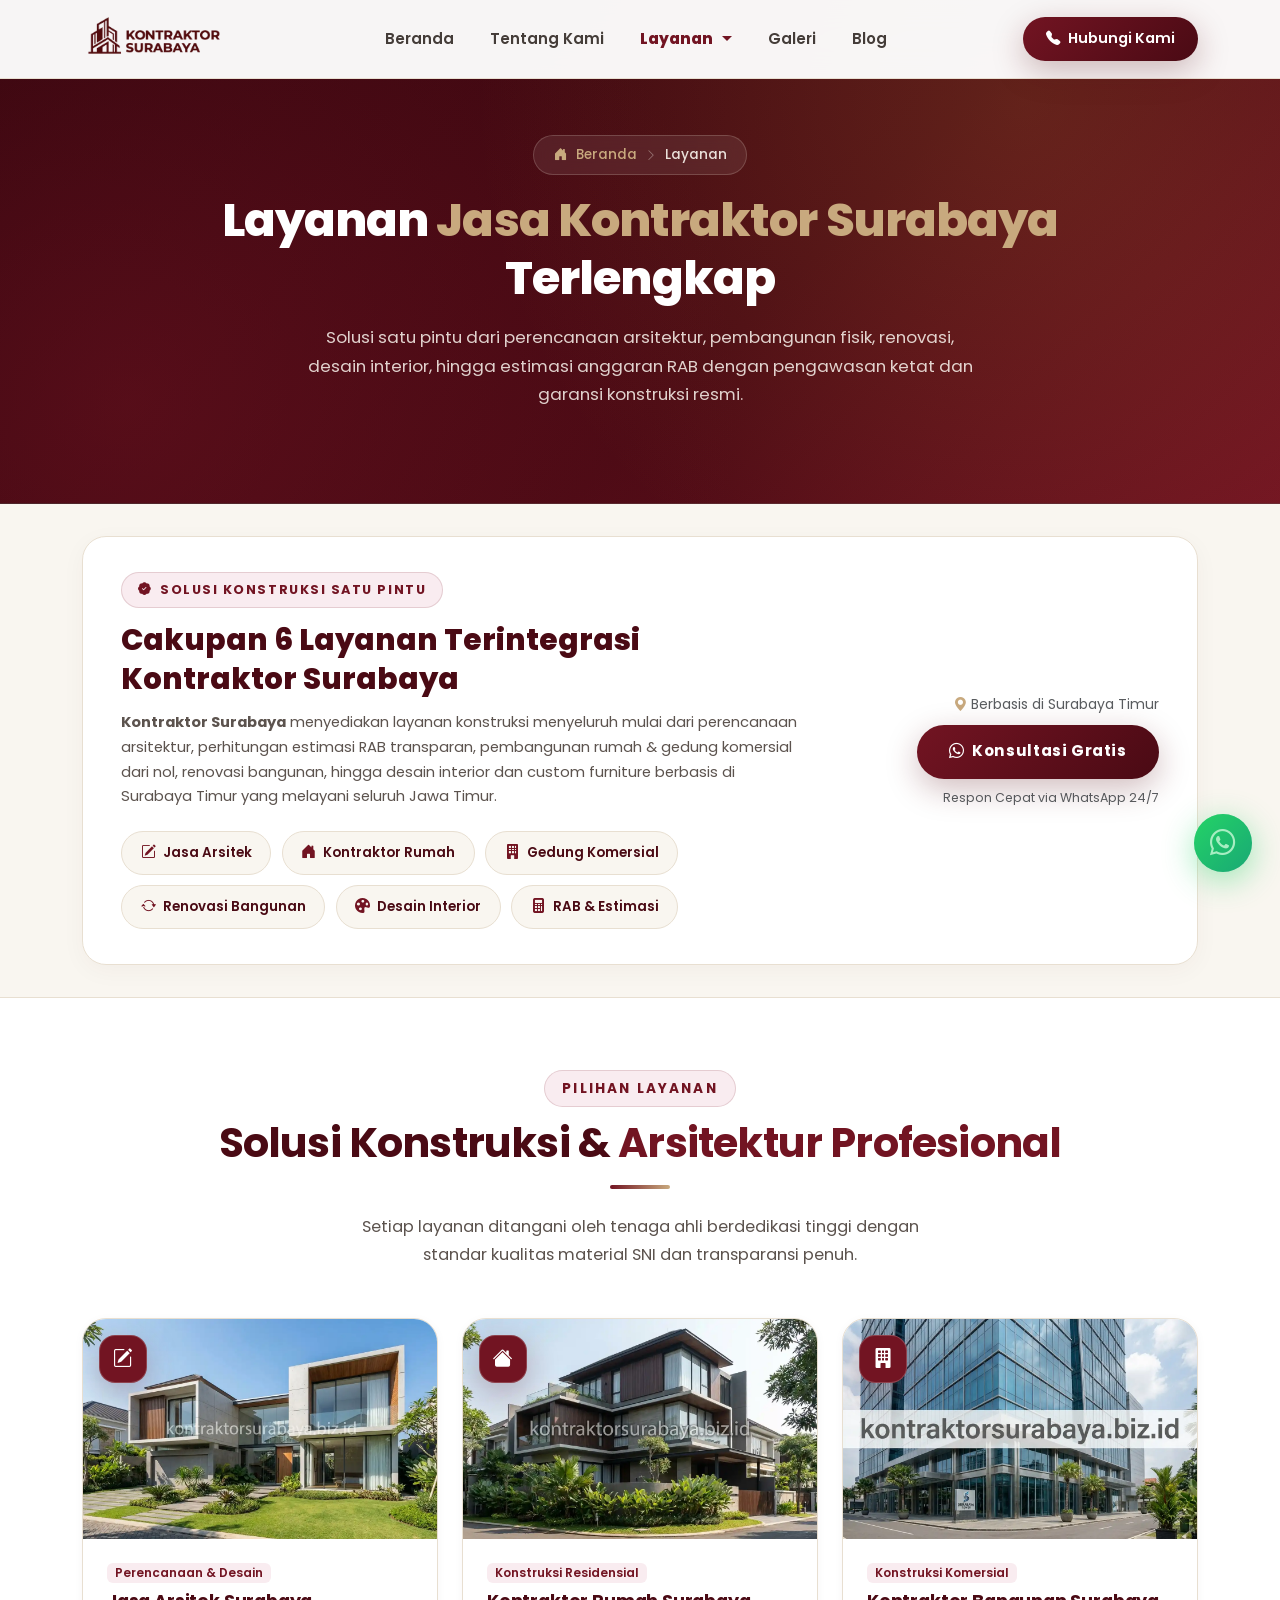
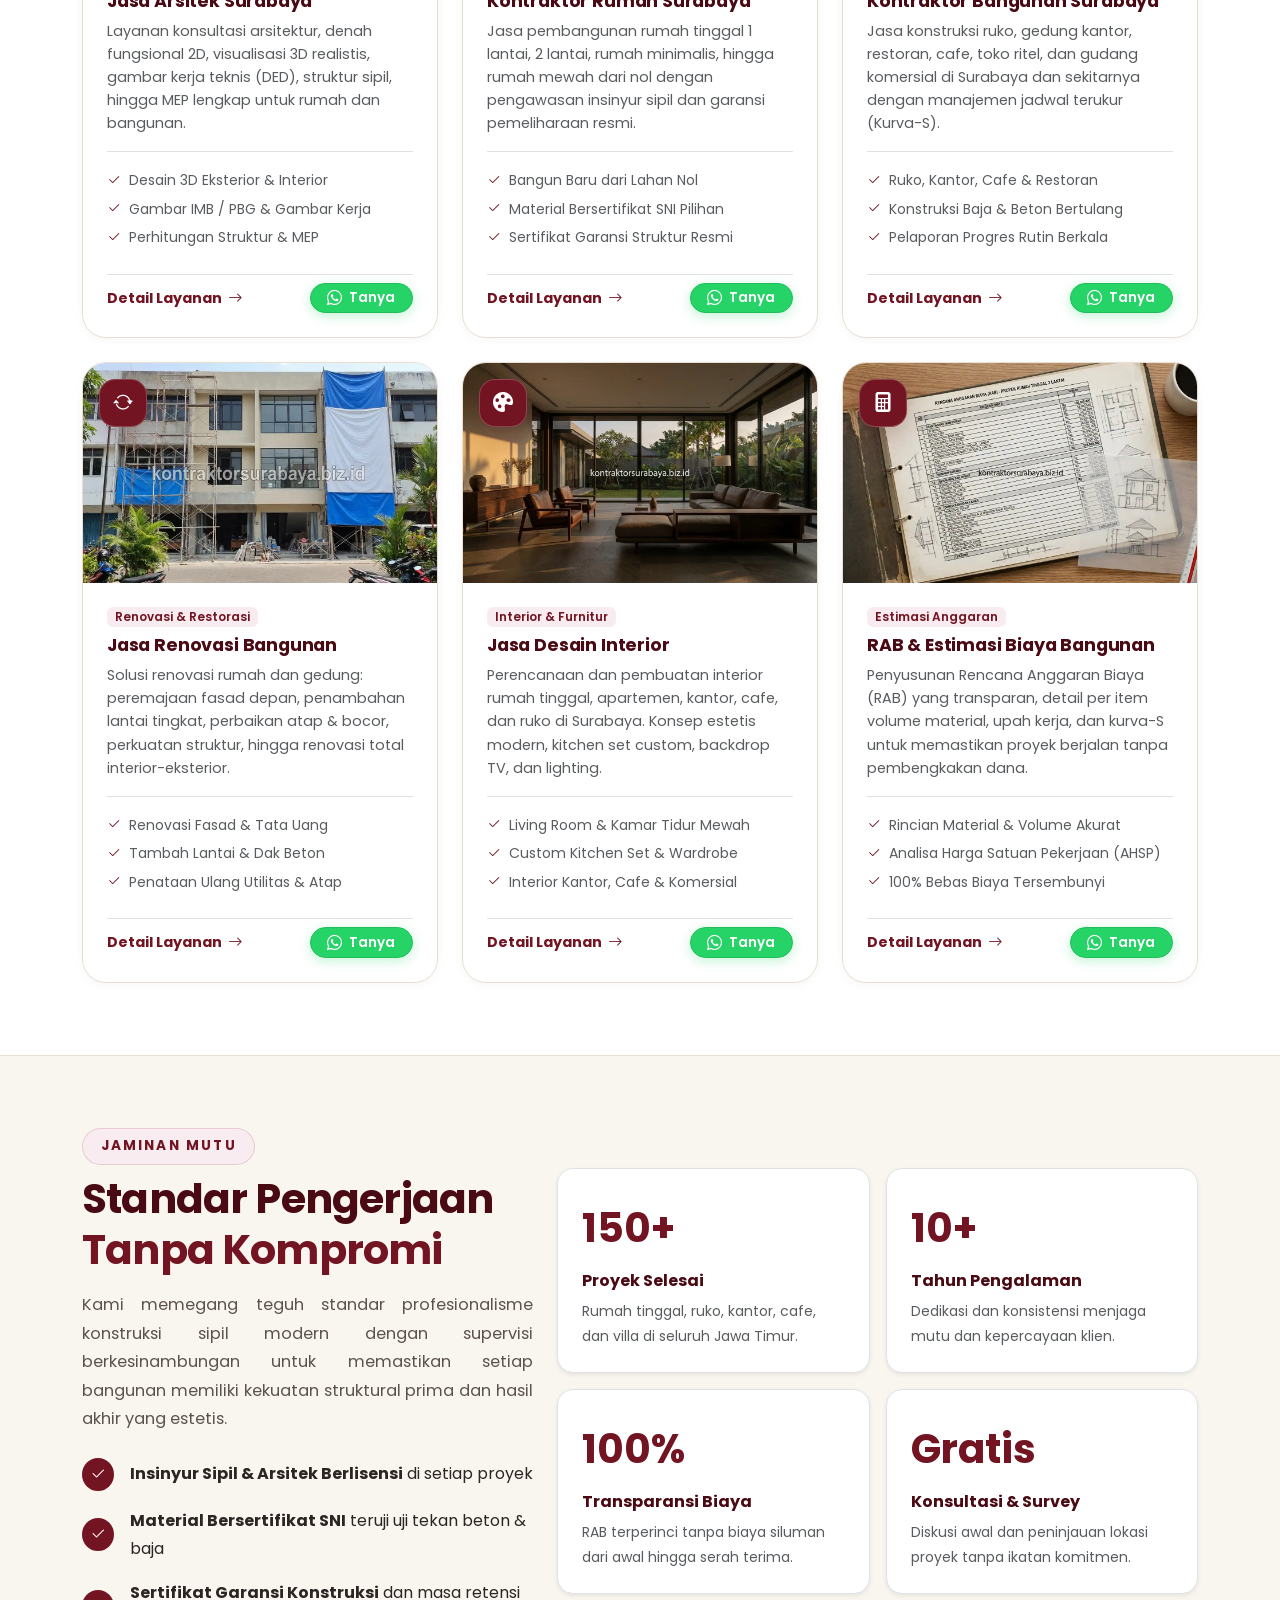
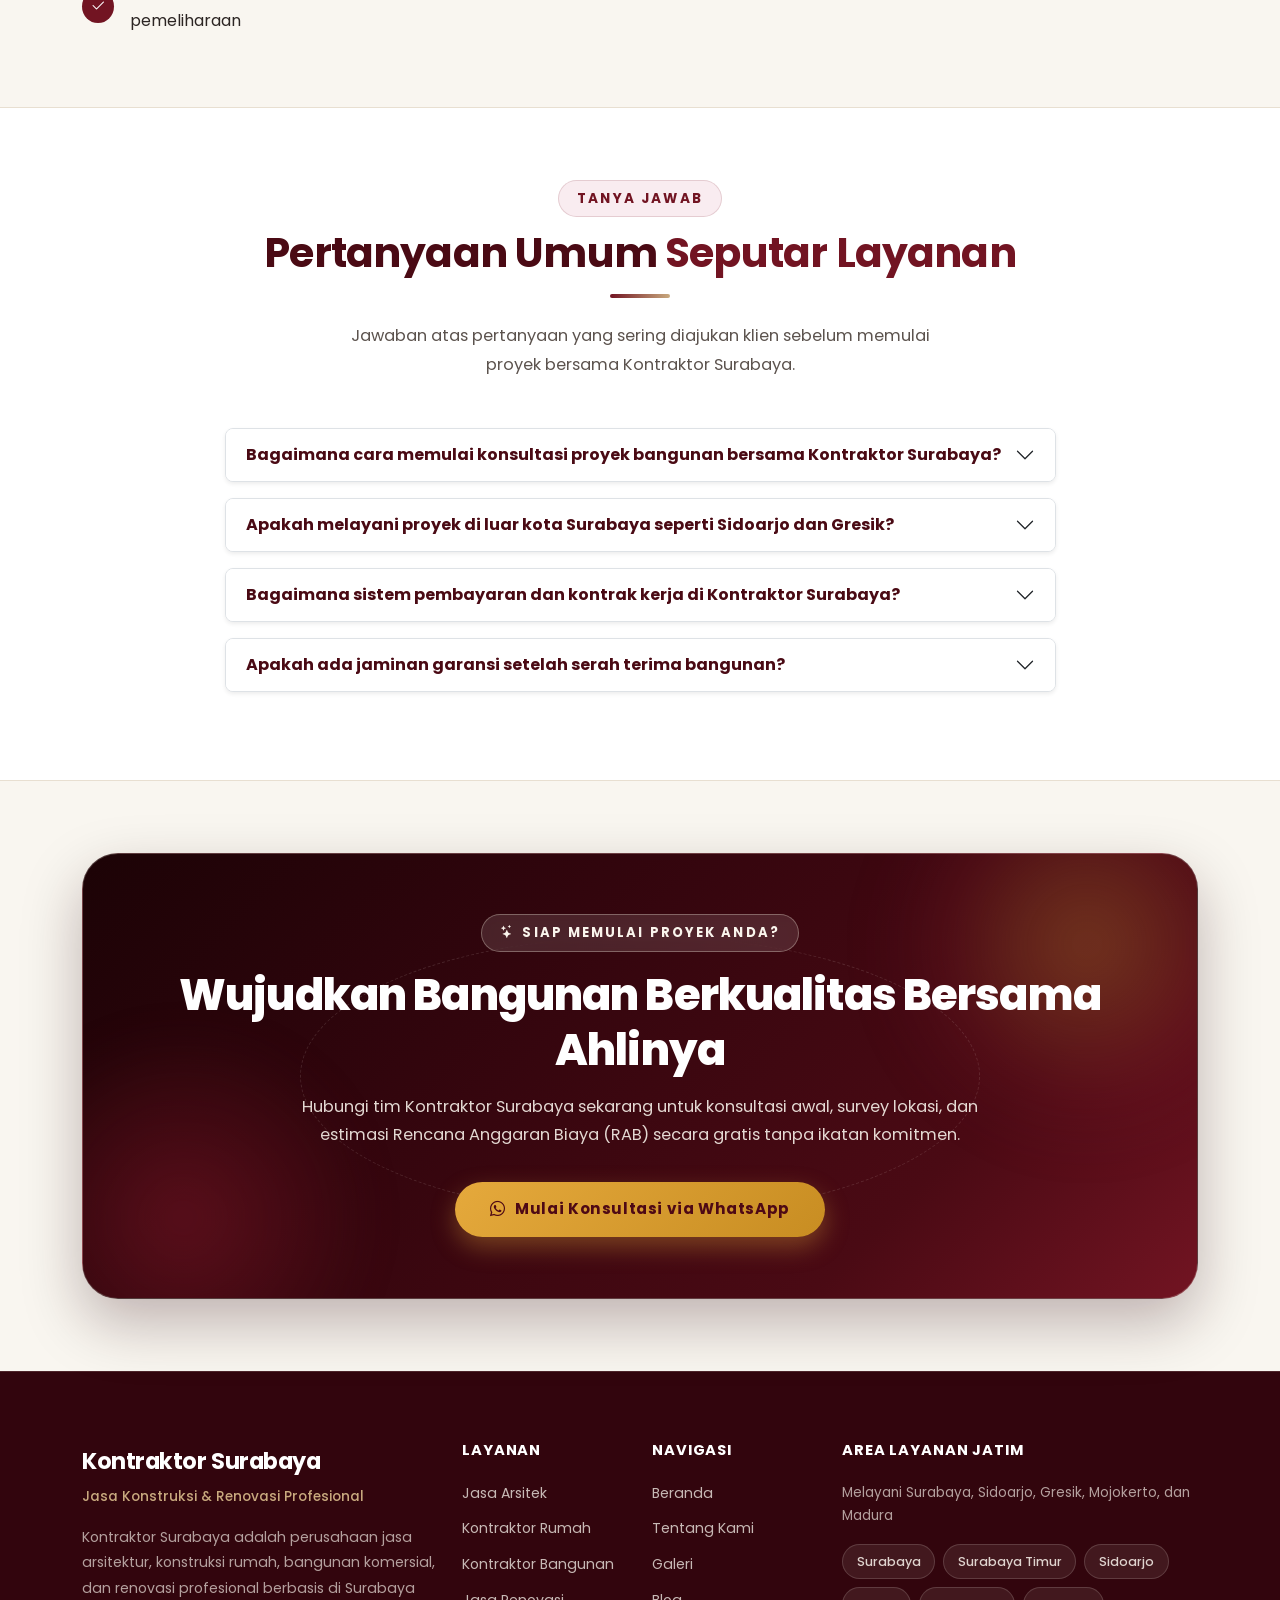
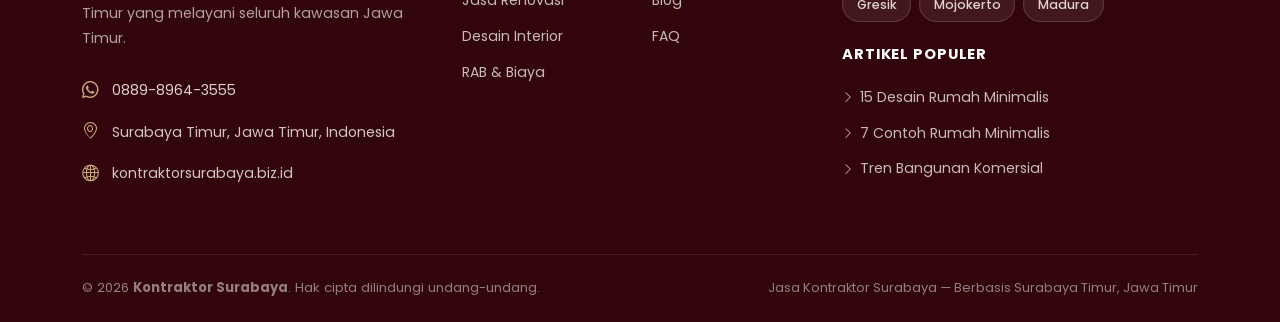
<file: layanan.html>
<!DOCTYPE html>
<html lang="id">

<head>
  <meta charset="UTF-8">
  <meta name="viewport" content="width=device-width, initial-scale=1.0">
  <title>Jasa Kontraktor Surabaya - Layanan Konstruksi &amp; Renovasi Terlengkap</title>
  <meta name="description"
    content="Layanan jasa kontraktor Surabaya: arsitek, bangun rumah dari nol, gedung komersial, renovasi bangunan, interior, & RAB. Berbasis di Surabaya Timur.">
  <meta name="keywords"
    content="jasa kontraktor Surabaya, jasa konstruksi Surabaya, kontraktor rumah Surabaya, kontraktor bangunan Surabaya, jasa renovasi Surabaya, jasa arsitek Surabaya, desain interior Surabaya, RAB bangunan Surabaya">
  <meta name="author" content="Kontraktor Surabaya">
  <meta name="robots" content="index, follow">
  <link rel="canonical" href="https://kontraktorsurabaya.biz.id/layanan">
  <meta property="og:type" content="website">
  <meta property="og:url" content="https://kontraktorsurabaya.biz.id/layanan">
  <meta property="og:title" content="Jasa Kontraktor Surabaya - Layanan Konstruksi &amp; Renovasi Terlengkap">
  <meta property="og:description"
    content="Layanan jasa kontraktor Surabaya: arsitek, bangun rumah dari nol, gedung komersial, renovasi bangunan, interior, & RAB. Berbasis di Surabaya Timur.">
  <meta property="og:image" content="https://kontraktorsurabaya.biz.id/assets/img/layanan/pembangunan-rumah-modern-surabaya.webp">
  <meta property="og:image:type" content="image/webp">
  <meta property="og:image:width" content="1200">
  <meta property="og:image:height" content="630">
  <meta property="og:locale" content="id_ID">
  <meta property="og:site_name" content="Kontraktor Surabaya">
  <meta name="twitter:card" content="summary_large_image">
  <meta name="twitter:image" content="https://kontraktorsurabaya.biz.id/assets/img/layanan/pembangunan-rumah-modern-surabaya.webp">
  <link rel="icon" type="image/webp" href="assets/img/favicon-logo.webp">
  <link rel="apple-touch-icon" href="assets/img/favicon-logo.webp">

  <!-- Google Fonts: Poppins (High-Performance Async Preload) -->
  <link rel="preconnect" href="https://fonts.googleapis.com">
  <link rel="preconnect" href="https://fonts.gstatic.com" crossorigin>
  <link rel="preload" as="style"
    href="https://fonts.googleapis.com/css2?family=Poppins:ital,wght@0,300;0,400;0,500;0,600;0,700;0,800;0,900;1,400;1,600&display=swap">
  <link rel="stylesheet"
    href="https://fonts.googleapis.com/css2?family=Poppins:ital,wght@0,300;0,400;0,500;0,600;0,700;0,800;0,900;1,400;1,600&display=swap"
    media="print" onload="this.media='all'">
  <noscript>
    <link rel="stylesheet"
      href="https://fonts.googleapis.com/css2?family=Poppins:ital,wght@0,300;0,400;0,500;0,600;0,700;0,800;0,900;1,400;1,600&display=swap">
  </noscript>

  <!-- Critical Core CSS -->
  <link rel="stylesheet" href="assets/vendor/bootstrap/css/bootstrap.min.css">
  <link rel="stylesheet" href="assets/css/main.min.css">

  <!-- Non-Critical Vendor CSS (Deferred Loading to Eliminate Render-Blocking) -->
  <link rel="preload" href="assets/vendor/bootstrap-icons/bootstrap-icons.min.css" as="style" onload="this.onload=null;this.rel='stylesheet'">
  <noscript><link rel="stylesheet" href="assets/vendor/bootstrap-icons/bootstrap-icons.min.css"></noscript>
  <link rel="preload" href="assets/vendor/aos/aos.css" as="style" onload="this.onload=null;this.rel='stylesheet'">
  <noscript><link rel="stylesheet" href="assets/vendor/aos/aos.css"></noscript>
  <link rel="preload" href="assets/vendor/glightbox/css/glightbox.min.css" as="style" onload="this.onload=null;this.rel='stylesheet'">
  <noscript><link rel="stylesheet" href="assets/vendor/glightbox/css/glightbox.min.css"></noscript>
  <link rel="preload" href="https://cdn.jsdelivr.net/npm/swiper@11/swiper-bundle.min.css" as="style" onload="this.onload=null;this.rel='stylesheet'">
  <noscript><link rel="stylesheet" href="https://cdn.jsdelivr.net/npm/swiper@11/swiper-bundle.min.css"></noscript>

  <!-- Schema Markup JSON-LD -->
  <script type="application/ld+json">
  {
    "@context": "https://schema.org",
    "@graph": [
      {
        "@type": "CollectionPage",
        "@id": "https://kontraktorsurabaya.biz.id/layanan#webpage",
        "url": "https://kontraktorsurabaya.biz.id/layanan",
        "name": "Jasa Kontraktor Surabaya - Layanan Konstruksi & Renovasi Terlengkap",
        "description": "Daftar lengkap layanan jasa kontraktor Surabaya untuk pembangunan rumah, gedung komersial, renovasi, arsitektur, desain interior, dan perhitungan RAB.",
        "breadcrumb": {
          "@type": "BreadcrumbList",
          "itemListElement": [
            {
              "@type": "ListItem",
              "position": 1,
              "name": "Beranda",
              "item": "https://kontraktorsurabaya.biz.id/"
            },
            {
              "@type": "ListItem",
              "position": 2,
              "name": "Layanan",
              "item": "https://kontraktorsurabaya.biz.id/layanan"
            }
          ]
        }
      },
      {
        "@type": ["LocalBusiness", "GeneralContractor", "ProfessionalService"],
        "@id": "https://kontraktorsurabaya.biz.id/#business",
        "name": "Kontraktor Surabaya",
        "image": [
          "https://kontraktorsurabaya.biz.id/assets/img/hero/hero.webp",
          "https://kontraktorsurabaya.biz.id/assets/img/logo-header.webp"
        ],
        "url": "https://kontraktorsurabaya.biz.id/",
        "telephone": "+62088989643555",
        "priceRange": "Rp 3.500.000 - Rp 10.000.000 per m²",
        "address": {
          "@type": "PostalAddress",
          "streetAddress": "Jl. Raya Rungkut Madya No. 88, Rungkut",
          "addressLocality": "Surabaya Timur",
          "addressRegion": "Jawa Timur",
          "postalCode": "60293",
          "addressCountry": "ID"
        },
        "geo": {
          "@type": "GeoCoordinates",
          "latitude": -7.3195,
          "longitude": 112.7842
        },
        "areaServed": [
          {"@type": "AdministrativeArea", "name": "Surabaya"},
          {"@type": "AdministrativeArea", "name": "Sidoarjo"},
          {"@type": "AdministrativeArea", "name": "Gresik"},
          {"@type": "AdministrativeArea", "name": "Mojokerto"},
          {"@type": "AdministrativeArea", "name": "Madura"}
        ],
        "hasOfferCatalog": {
          "@type": "OfferCatalog",
          "name": "Layanan Jasa Konstruksi & Renovasi",
          "itemListElement": [
            {
              "@type": "Offer",
              "itemOffered": {
                "@type": "Service",
                "name": "Jasa Arsitek Surabaya",
                "description": "Desain arsitektur, denah 2D, 3D visualisasi realistis, gambar kerja, struktur, dan MEP."
              }
            },
            {
              "@type": "Offer",
              "itemOffered": {
                "@type": "Service",
                "name": "Kontraktor Rumah Surabaya",
                "description": "Pembangunan rumah 1 lantai dan 2 lantai dari nol dengan material SNI dan garansi resmi."
              }
            },
            {
              "@type": "Offer",
              "itemOffered": {
                "@type": "Service",
                "name": "Kontraktor Bangunan Surabaya",
                "description": "Konstruksi gedung komersial, ruko, kantor, restoran, toko, dan gudang di Surabaya & Jatim."
              }
            },
            {
              "@type": "Offer",
              "itemOffered": {
                "@type": "Service",
                "name": "Jasa Renovasi Bangunan Surabaya",
                "description": "Renovasi rumah, gedung, fasad, atap, penambahan lantai hingga renovasi total."
              }
            },
            {
              "@type": "Offer",
              "itemOffered": {
                "@type": "Service",
                "name": "Jasa Desain Interior Surabaya",
                "description": "Desain dan pengerjaan interior untuk rumah tinggal, apartemen, kantor, dan cafe."
              }
            },
            {
              "@type": "Offer",
              "itemOffered": {
                "@type": "Service",
                "name": "Jasa RAB & Estimasi Biaya Surabaya",
                "description": "Penyusunan Rencana Anggaran Biaya detail dan transparan untuk pembangunan presisi."
              }
            }
          ]
        }
      },
      {
        "@type": "Organization",
        "@id": "https://kontraktorsurabaya.biz.id/#organization",
        "name": "Kontraktor Surabaya",
        "alternateName": "PT Kontraktor Surabaya Jaya",
        "url": "https://kontraktorsurabaya.biz.id/",
        "logo": "https://kontraktorsurabaya.biz.id/assets/img/logo-header.webp",
        "image": "https://kontraktorsurabaya.biz.id/assets/img/hero/hero.webp",
        "telephone": "+62088989643555",
        "email": "kontraktorsurabaya.co@gmail.com",
        "address": {
          "@type": "PostalAddress",
          "streetAddress": "Jl. Raya Rungkut Madya No. 88, Rungkut",
          "addressLocality": "Surabaya Timur",
          "addressRegion": "Jawa Timur",
          "postalCode": "60293",
          "addressCountry": "ID"
        },
        "contactPoint": {
          "@type": "ContactPoint",
          "telephone": "+62088989643555",
          "contactType": "customer service",
          "areaServed": "ID",
          "availableLanguage": ["Indonesian"]
        },
        "sameAs": [
          "https://wa.me/62088989643555"
        ]
      }
    ]
  }
  </script>
</head>

<body>

  <!-- ══ NAVBAR ═════════════════════════════════════════════════════════════════ -->
  <nav id="navbar" class="navbar navbar-expand-lg fixed-top" role="navigation" aria-label="Navigasi utama">
    <div class="container">
      <a class="navbar-brand d-flex align-items-center" href="/"
        aria-label="Kontraktor Surabaya - Beranda">
        <img src="assets/img/logo-header.webp" alt="Logo Kontraktor Surabaya" class="logo-img" width="160" height="54"
          fetchpriority="high" onerror="this.style.display='none'">
      </a>

      <!-- Custom Modern Hamburger Toggler -->
      <button class="navbar-toggler custom-toggler shadow-none" type="button" data-bs-toggle="offcanvas"
        data-bs-target="#navOffcanvas" aria-controls="navOffcanvas" aria-label="Buka menu navigasi">
        <span class="toggler-bar"></span>
        <span class="toggler-bar"></span>
        <span class="toggler-bar"></span>
      </button>

      <!-- Offcanvas Navigation Drawer (Slide from Right on Mobile, Inline on Desktop) -->
      <div class="offcanvas offcanvas-end" tabindex="-1" id="navOffcanvas" aria-labelledby="navOffcanvasLabel">

        <!-- Mobile Drawer Header -->
        <div class="offcanvas-header d-flex d-lg-none align-items-center justify-content-between">
          <span class="drawer-title fw-bold text-maroon fs-6 mb-0" id="navOffcanvasLabel">Menu Navigasi</span>
          <button type="button" class="btn-drawer-close shadow-none" data-bs-dismiss="offcanvas" aria-label="Tutup navigasi">
            <i class="bi bi-x-lg"></i>
          </button>
        </div>

        <!-- Navigation Links -->
        <div class="offcanvas-body">
          <ul class="navbar-nav mx-auto align-items-lg-center gap-lg-1 mb-2 mb-lg-0">
            <li class="nav-item">
              <a class="nav-link" href="/">Beranda</a>
            </li>
            <li class="nav-item">
              <a class="nav-link" href="/tentang-kami">Tentang Kami</a>
            </li>
            <li class="nav-item dropdown">
              <a class="nav-link dropdown-toggle active" href="/layanan" id="dropLayanan" role="button"
                data-bs-toggle="dropdown" aria-expanded="false" aria-current="page">
                Layanan
              </a>
              <ul class="dropdown-menu" aria-labelledby="dropLayanan">
                <li><a class="dropdown-item active" href="/layanan"><i
                      class="bi bi-grid-fill me-2 text-maroon"></i>Semua Layanan</a></li>
                <li><hr class="dropdown-divider my-1"></li>
                <li><a class="dropdown-item" href="/layanan/jasa-arsitek-surabaya"><i
                      class="bi bi-pencil-square me-2 text-maroon"></i>Jasa Arsitek</a></li>
                <li><a class="dropdown-item" href="/layanan/kontraktor-rumah-surabaya"><i
                      class="bi bi-house-fill me-2 text-maroon"></i>Kontraktor Rumah</a></li>
                <li><a class="dropdown-item" href="/layanan/kontraktor-bangunan-surabaya"><i
                      class="bi bi-building-fill me-2 text-maroon"></i>Kontraktor Bangunan</a></li>
                <li><a class="dropdown-item" href="/layanan/jasa-renovasi-surabaya"><i
                      class="bi bi-arrow-repeat me-2 text-maroon"></i>Renovasi Bangunan</a></li>
                <li><a class="dropdown-item" href="/layanan/jasa-desain-interior-surabaya"><i
                      class="bi bi-palette-fill me-2 text-maroon"></i>Desain Interior</a></li>
                <li><a class="dropdown-item" href="/layanan/rab-estimasi-biaya-surabaya"><i
                      class="bi bi-calculator-fill me-2 text-maroon"></i>RAB &amp; Estimasi Biaya</a></li>
              </ul>
            </li>
            <li class="nav-item">
              <a class="nav-link" href="/galeri">Galeri</a>
            </li>
            <li class="nav-item">
              <a class="nav-link" href="/blog">Blog</a>
            </li>
          </ul>

          <div class="d-none d-lg-flex align-items-center mt-3 mt-lg-0">
            <a class="nav-link nav-cta d-inline-flex align-items-center gap-2" id="nav-wa-cta"
              href="https://wa.me/62088989643555?text=Halo%2C+saya+ingin+konsultasi+proyek" target="_blank"
              rel="noopener noreferrer">
              <i class="bi bi-telephone-fill"></i> Hubungi Kami
            </a>
          </div>

        </div>
      </div>

    </div>
  </nav>

  <!-- ══ PAGE HERO / BREADCRUMB ════════════════════════════════════════════════ -->
  <header class="page-hero" role="banner">
    <div class="page-hero-bg"></div>
    <div class="container position-relative">
      <div class="row justify-content-center text-center">
        <div class="col-lg-10" data-aos="fade-up">

          <nav aria-label="breadcrumb" class="mb-3">
            <div class="breadcrumb-custom">
              <a href="/"><i class="bi bi-house-door-fill me-1"></i> Beranda</a>
              <span class="separator"><i class="bi bi-chevron-right"></i></span>
              <span class="current">Layanan</span>
            </div>
          </nav>

          <h1 class="page-hero-title">
            Layanan <span>Jasa Kontraktor Surabaya</span> Terlengkap
          </h1>

          <p class="page-hero-desc mx-auto">
            Solusi satu pintu dari perencanaan arsitektur, pembangunan fisik, renovasi, desain interior,
            hingga estimasi anggaran RAB dengan pengawasan ketat dan garansi konstruksi resmi.
          </p>

        </div>
      </div>
    </div>
  </header>

  <main id="main" role="main">

    <!-- ══ AEO DIRECT ANSWER & QUICK SCOPE BANNER ═══════════════════════════════ -->
    <section class="py-4" style="background:var(--cream);border-bottom:1px solid var(--cream-border);">
      <div class="container py-2">
        <div class="quick-scope-card" data-aos="fade-up">
          <div class="row align-items-center gy-4">
            
            <div class="col-lg-8">
              <div class="badge-scope">
                <i class="bi bi-patch-check-fill"></i> Solusi Konstruksi Satu Pintu
              </div>
              <h2 class="quick-scope-title">
                Cakupan 6 Layanan Terintegrasi Kontraktor Surabaya
              </h2>
              <p class="quick-scope-text">
                <strong>Kontraktor Surabaya</strong> menyediakan layanan konstruksi menyeluruh mulai dari perencanaan arsitektur, perhitungan estimasi RAB transparan, pembangunan rumah &amp; gedung komersial dari nol, renovasi bangunan, hingga desain interior dan custom furniture berbasis di Surabaya Timur yang melayani seluruh Jawa Timur.
              </p>

              <!-- Quick Service Chips (Symmetrical Responsive Grid) -->
              <div class="quick-chips-wrap">
                <a href="/layanan/jasa-arsitek-surabaya" class="service-chip">
                  <i class="bi bi-pencil-square"></i> Jasa Arsitek
                </a>
                <a href="/layanan/kontraktor-rumah-surabaya" class="service-chip">
                  <i class="bi bi-house-door-fill"></i> Kontraktor Rumah
                </a>
                <a href="/layanan/kontraktor-bangunan-surabaya" class="service-chip">
                  <i class="bi bi-building-fill"></i> Gedung Komersial
                </a>
                <a href="/layanan/jasa-renovasi-surabaya" class="service-chip">
                  <i class="bi bi-arrow-repeat"></i> Renovasi Bangunan
                </a>
                <a href="/layanan/jasa-desain-interior-surabaya" class="service-chip">
                  <i class="bi bi-palette-fill"></i> Desain Interior
                </a>
                <a href="/layanan/rab-estimasi-biaya-surabaya" class="service-chip">
                  <i class="bi bi-calculator-fill"></i> RAB &amp; Estimasi
                </a>
              </div>
            </div>

            <div class="col-lg-4 text-center text-lg-end d-flex flex-column align-items-center align-items-lg-end gap-2">
              <span class="small text-muted d-none d-lg-block"><i class="bi bi-geo-alt-fill text-gold me-1"></i>Berbasis di Surabaya Timur</span>
              <a href="https://wa.me/62088989643555?text=Halo%2C+saya+ingin+konsultasi+layanan+konstruksi" target="_blank" rel="noopener noreferrer" class="btn-maroon d-inline-flex align-items-center gap-2">
                <i class="bi bi-whatsapp"></i> Konsultasi Gratis
              </a>
              <small class="text-muted" style="font-size:0.78rem;">Respon Cepat via WhatsApp 24/7</small>
            </div>

          </div>
        </div>
      </div>
    </section>

    <!-- ══ 6 CORE SERVICES DETAIL SECTION ═══════════════════════════════════════ -->
    <section id="services-list" class="py-5" style="background:var(--white);">
      <div class="container py-lg-4">

        <div class="text-center mb-5" data-aos="fade-up">
          <span class="section-label">Pilihan Layanan</span>
          <h2 class="section-title">
            Solusi Konstruksi &amp; <span>Arsitektur Profesional</span>
          </h2>
          <div class="divider-maroon mx-auto"></div>
          <p class="section-desc mx-auto">
            Setiap layanan ditangani oleh tenaga ahli berdedikasi tinggi dengan standar kualitas material SNI dan transparansi penuh.
          </p>
        </div>

        <div class="row g-4">

          <!-- 01. Jasa Arsitek -->
          <div class="col-lg-4 col-md-6" data-aos="fade-up" data-aos-delay="0">
            <article class="service-card h-100 d-flex flex-column">
              <a href="/layanan/jasa-arsitek-surabaya" class="service-card-img" aria-label="Jasa Arsitek Surabaya">
                <img src="assets/img/layanan/jasa-arsitek-rumah-mewah-surabaya.webp"
                  alt="Jasa arsitek Surabaya untuk desain rumah mewah dan gedung" loading="lazy" width="400" height="230"
                  onerror="this.src='assets/img/hero/hero.webp'">
                <div class="service-icon-badge" aria-hidden="true"><i class="bi bi-pencil-square"></i></div>
              </a>
              <div class="service-card-body d-flex flex-column flex-grow-1 p-4">
                <span class="badge bg-maroon-pale text-maroon mb-2 align-self-start px-2 py-1 small fw-semibold">Perencanaan &amp; Desain</span>
                <h3 class="service-card-title mb-2">
                  <a href="/layanan/jasa-arsitek-surabaya">Jasa Arsitek Surabaya</a>
                </h3>
                <p class="service-card-desc text-muted mb-3 flex-grow-1" style="font-size:0.9rem;line-height:1.6;">
                  Layanan konsultasi arsitektur, denah fungsional 2D, visualisasi 3D realistis, gambar kerja teknis (DED), struktur sipil, hingga MEP lengkap untuk rumah dan bangunan.
                </p>
                <ul class="list-unstyled small text-muted mb-4 border-top pt-3 d-flex flex-column gap-1">
                  <li><i class="bi bi-check2 text-maroon me-1"></i> Desain 3D Eksterior &amp; Interior</li>
                  <li><i class="bi bi-check2 text-maroon me-1"></i> Gambar IMB / PBG &amp; Gambar Kerja</li>
                  <li><i class="bi bi-check2 text-maroon me-1"></i> Perhitungan Struktur &amp; MEP</li>
                </ul>
                <div class="d-flex align-items-center justify-content-between pt-2 border-top">
                  <a class="service-card-link fw-bold text-maroon" href="/layanan/jasa-arsitek-surabaya">
                    Detail Layanan <i class="bi bi-arrow-right"></i>
                  </a>
                  <a href="https://wa.me/62088989643555?text=Halo%2C+saya+ingin+konsultasi+Jasa+Arsitek" target="_blank" rel="noopener noreferrer" class="btn-card-wa">
                    <i class="bi bi-whatsapp"></i> Tanya
                  </a>
                </div>
              </div>
            </article>
          </div>

          <!-- 02. Kontraktor Rumah -->
          <div class="col-lg-4 col-md-6" data-aos="fade-up" data-aos-delay="100">
            <article class="service-card h-100 d-flex flex-column">
              <a href="/layanan/kontraktor-rumah-surabaya" class="service-card-img" aria-label="Kontraktor Rumah Surabaya">
                <img src="assets/img/layanan/pembangunan-rumah-modern-surabaya.webp"
                  alt="Kontraktor rumah Surabaya bangun rumah 1 lantai dan 2 lantai" loading="lazy" width="400" height="230"
                  onerror="this.src='assets/img/hero/hero.webp'">
                <div class="service-icon-badge" aria-hidden="true"><i class="bi bi-house-fill"></i></div>
              </a>
              <div class="service-card-body d-flex flex-column flex-grow-1 p-4">
                <span class="badge bg-maroon-pale text-maroon mb-2 align-self-start px-2 py-1 small fw-semibold">Konstruksi Residensial</span>
                <h3 class="service-card-title mb-2">
                  <a href="/layanan/kontraktor-rumah-surabaya">Kontraktor Rumah Surabaya</a>
                </h3>
                <p class="service-card-desc text-muted mb-3 flex-grow-1" style="font-size:0.9rem;line-height:1.6;">
                  Jasa pembangunan rumah tinggal 1 lantai, 2 lantai, rumah minimalis, hingga rumah mewah dari nol dengan pengawasan insinyur sipil dan garansi pemeliharaan resmi.
                </p>
                <ul class="list-unstyled small text-muted mb-4 border-top pt-3 d-flex flex-column gap-1">
                  <li><i class="bi bi-check2 text-maroon me-1"></i> Bangun Baru dari Lahan Nol</li>
                  <li><i class="bi bi-check2 text-maroon me-1"></i> Material Bersertifikat SNI Pilihan</li>
                  <li><i class="bi bi-check2 text-maroon me-1"></i> Sertifikat Garansi Struktur Resmi</li>
                </ul>
                <div class="d-flex align-items-center justify-content-between pt-2 border-top">
                  <a class="service-card-link fw-bold text-maroon" href="/layanan/kontraktor-rumah-surabaya">
                    Detail Layanan <i class="bi bi-arrow-right"></i>
                  </a>
                  <a href="https://wa.me/62088989643555?text=Halo%2C+saya+ingin+konsultasi+Bangun+Rumah" target="_blank" rel="noopener noreferrer" class="btn-card-wa">
                    <i class="bi bi-whatsapp"></i> Tanya
                  </a>
                </div>
              </div>
            </article>
          </div>

          <!-- 03. Kontraktor Bangunan Komersial -->
          <div class="col-lg-4 col-md-6" data-aos="fade-up" data-aos-delay="200">
            <article class="service-card h-100 d-flex flex-column">
              <a href="/layanan/kontraktor-bangunan-surabaya" class="service-card-img" aria-label="Kontraktor Bangunan Surabaya">
                <img src="assets/img/layanan/fasad-gedung-komersial-modern.webp"
                  alt="Kontraktor bangunan komersial Surabaya untuk ruko dan gedung kantor" loading="lazy" width="400" height="230"
                  onerror="this.src='assets/img/hero/hero.webp'">
                <div class="service-icon-badge" aria-hidden="true"><i class="bi bi-building-fill"></i></div>
              </a>
              <div class="service-card-body d-flex flex-column flex-grow-1 p-4">
                <span class="badge bg-maroon-pale text-maroon mb-2 align-self-start px-2 py-1 small fw-semibold">Konstruksi Komersial</span>
                <h3 class="service-card-title mb-2">
                  <a href="/layanan/kontraktor-bangunan-surabaya">Kontraktor Bangunan Surabaya</a>
                </h3>
                <p class="service-card-desc text-muted mb-3 flex-grow-1" style="font-size:0.9rem;line-height:1.6;">
                  Jasa konstruksi ruko, gedung kantor, restoran, cafe, toko ritel, dan gudang komersial di Surabaya dan sekitarnya dengan manajemen jadwal terukur (Kurva-S).
                </p>
                <ul class="list-unstyled small text-muted mb-4 border-top pt-3 d-flex flex-column gap-1">
                  <li><i class="bi bi-check2 text-maroon me-1"></i> Ruko, Kantor, Cafe &amp; Restoran</li>
                  <li><i class="bi bi-check2 text-maroon me-1"></i> Konstruksi Baja &amp; Beton Bertulang</li>
                  <li><i class="bi bi-check2 text-maroon me-1"></i> Pelaporan Progres Rutin Berkala</li>
                </ul>
                <div class="d-flex align-items-center justify-content-between pt-2 border-top">
                  <a class="service-card-link fw-bold text-maroon" href="/layanan/kontraktor-bangunan-surabaya">
                    Detail Layanan <i class="bi bi-arrow-right"></i>
                  </a>
                  <a href="https://wa.me/62088989643555?text=Halo%2C+saya+ingin+konsultasi+Bangunan+Komersial" target="_blank" rel="noopener noreferrer" class="btn-card-wa">
                    <i class="bi bi-whatsapp"></i> Tanya
                  </a>
                </div>
              </div>
            </article>
          </div>

          <!-- 04. Jasa Renovasi Bangunan -->
          <div class="col-lg-4 col-md-6" data-aos="fade-up" data-aos-delay="0">
            <article class="service-card h-100 d-flex flex-column">
              <a href="/layanan/jasa-renovasi-surabaya" class="service-card-img" aria-label="Jasa Renovasi Bangunan Surabaya">
                <img src="assets/img/layanan/renovasi-bangunan-surabaya.webp"
                  alt="Jasa renovasi bangunan rumah dan gedung di Surabaya" loading="lazy" width="400" height="230"
                  onerror="this.src='assets/img/hero/hero.webp'">
                <div class="service-icon-badge" aria-hidden="true"><i class="bi bi-arrow-repeat"></i></div>
              </a>
              <div class="service-card-body d-flex flex-column flex-grow-1 p-4">
                <span class="badge bg-maroon-pale text-maroon mb-2 align-self-start px-2 py-1 small fw-semibold">Renovasi &amp; Restorasi</span>
                <h3 class="service-card-title mb-2">
                  <a href="/layanan/jasa-renovasi-surabaya">Jasa Renovasi Bangunan</a>
                </h3>
                <p class="service-card-desc text-muted mb-3 flex-grow-1" style="font-size:0.9rem;line-height:1.6;">
                  Solusi renovasi rumah dan gedung: peremajaan fasad depan, penambahan lantai tingkat, perbaikan atap &amp; bocor, perkuatan struktur, hingga renovasi total interior-eksterior.
                </p>
                <ul class="list-unstyled small text-muted mb-4 border-top pt-3 d-flex flex-column gap-1">
                  <li><i class="bi bi-check2 text-maroon me-1"></i> Renovasi Fasad &amp; Tata Uang</li>
                  <li><i class="bi bi-check2 text-maroon me-1"></i> Tambah Lantai &amp; Dak Beton</li>
                  <li><i class="bi bi-check2 text-maroon me-1"></i> Penataan Ulang Utilitas &amp; Atap</li>
                </ul>
                <div class="d-flex align-items-center justify-content-between pt-2 border-top">
                  <a class="service-card-link fw-bold text-maroon" href="/layanan/jasa-renovasi-surabaya">
                    Detail Layanan <i class="bi bi-arrow-right"></i>
                  </a>
                  <a href="https://wa.me/62088989643555?text=Halo%2C+saya+ingin+konsultasi+Renovasi" target="_blank" rel="noopener noreferrer" class="btn-card-wa">
                    <i class="bi bi-whatsapp"></i> Tanya
                  </a>
                </div>
              </div>
            </article>
          </div>

          <!-- 05. Desain Interior -->
          <div class="col-lg-4 col-md-6" data-aos="fade-up" data-aos-delay="100">
            <article class="service-card h-100 d-flex flex-column">
              <a href="/layanan/jasa-desain-interior-surabaya" class="service-card-img" aria-label="Jasa Desain Interior Surabaya">
                <img src="assets/img/layanan/desain-interior-rumah-surabaya.webp"
                  alt="Jasa desain interior Surabaya untuk rumah tinggal dan kantor" loading="lazy" width="400" height="230"
                  onerror="this.src='assets/img/hero/hero.webp'">
                <div class="service-icon-badge" aria-hidden="true"><i class="bi bi-palette-fill"></i></div>
              </a>
              <div class="service-card-body d-flex flex-column flex-grow-1 p-4">
                <span class="badge bg-maroon-pale text-maroon mb-2 align-self-start px-2 py-1 small fw-semibold">Interior &amp; Furnitur</span>
                <h3 class="service-card-title mb-2">
                  <a href="/layanan/jasa-desain-interior-surabaya">Jasa Desain Interior</a>
                </h3>
                <p class="service-card-desc text-muted mb-3 flex-grow-1" style="font-size:0.9rem;line-height:1.6;">
                  Perencanaan dan pembuatan interior rumah tinggal, apartemen, kantor, cafe, dan ruko di Surabaya. Konsep estetis modern, kitchen set custom, backdrop TV, dan lighting.
                </p>
                <ul class="list-unstyled small text-muted mb-4 border-top pt-3 d-flex flex-column gap-1">
                  <li><i class="bi bi-check2 text-maroon me-1"></i> Living Room &amp; Kamar Tidur Mewah</li>
                  <li><i class="bi bi-check2 text-maroon me-1"></i> Custom Kitchen Set &amp; Wardrobe</li>
                  <li><i class="bi bi-check2 text-maroon me-1"></i> Interior Kantor, Cafe &amp; Komersial</li>
                </ul>
                <div class="d-flex align-items-center justify-content-between pt-2 border-top">
                  <a class="service-card-link fw-bold text-maroon" href="/layanan/jasa-desain-interior-surabaya">
                    Detail Layanan <i class="bi bi-arrow-right"></i>
                  </a>
                  <a href="https://wa.me/62088989643555?text=Halo%2C+saya+ingin+konsultasi+Desain+Interior" target="_blank" rel="noopener noreferrer" class="btn-card-wa">
                    <i class="bi bi-whatsapp"></i> Tanya
                  </a>
                </div>
              </div>
            </article>
          </div>

          <!-- 06. RAB & Estimasi Biaya -->
          <div class="col-lg-4 col-md-6" data-aos="fade-up" data-aos-delay="200">
            <article class="service-card h-100 d-flex flex-column">
              <a href="/layanan/rab-estimasi-biaya-surabaya" class="service-card-img" aria-label="RAB dan Estimasi Biaya Bangunan">
                <img src="assets/img/layanan/dokumen-rab-estimasi-biaya.webp"
                  alt="Jasa perhitungan RAB dan estimasi biaya bangunan di Surabaya" loading="lazy" width="400" height="230"
                  onerror="this.src='assets/img/hero/hero.webp'">
                <div class="service-icon-badge" aria-hidden="true"><i class="bi bi-calculator-fill"></i></div>
              </a>
              <div class="service-card-body d-flex flex-column flex-grow-1 p-4">
                <span class="badge bg-maroon-pale text-maroon mb-2 align-self-start px-2 py-1 small fw-semibold">Estimasi Anggaran</span>
                <h3 class="service-card-title mb-2">
                  <a href="/layanan/rab-estimasi-biaya-surabaya">RAB &amp; Estimasi Biaya Bangunan</a>
                </h3>
                <p class="service-card-desc text-muted mb-3 flex-grow-1" style="font-size:0.9rem;line-height:1.6;">
                  Penyusunan Rencana Anggaran Biaya (RAB) yang transparan, detail per item volume material, upah kerja, dan kurva-S untuk memastikan proyek berjalan tanpa pembengkakan dana.
                </p>
                <ul class="list-unstyled small text-muted mb-4 border-top pt-3 d-flex flex-column gap-1">
                  <li><i class="bi bi-check2 text-maroon me-1"></i> Rincian Material &amp; Volume Akurat</li>
                  <li><i class="bi bi-check2 text-maroon me-1"></i> Analisa Harga Satuan Pekerjaan (AHSP)</li>
                  <li><i class="bi bi-check2 text-maroon me-1"></i> 100% Bebas Biaya Tersembunyi</li>
                </ul>
                <div class="d-flex align-items-center justify-content-between pt-2 border-top">
                  <a class="service-card-link fw-bold text-maroon" href="/layanan/rab-estimasi-biaya-surabaya">
                    Detail Layanan <i class="bi bi-arrow-right"></i>
                  </a>
                  <a href="https://wa.me/62088989643555?text=Halo%2C+saya+ingin+konsultasi+Jasa+RAB" target="_blank" rel="noopener noreferrer" class="btn-card-wa">
                    <i class="bi bi-whatsapp"></i> Tanya
                  </a>
                </div>
              </div>
            </article>
          </div>

        </div>

      </div>
    </section>

    <!-- ══ STANDAR KUALITAS & JAMINAN (E-E-A-T TRUST) ═══════════════════════════ -->
    <section class="py-5" style="background:var(--cream);border-top:1px solid var(--cream-border);border-bottom:1px solid var(--cream-border);">
      <div class="container py-lg-4">

        <div class="row align-items-center gy-5">
          <div class="col-lg-5 text-center text-lg-start" data-aos="fade-right">
            <span class="section-label d-table d-lg-inline-block mx-auto mx-lg-0 mb-2">Jaminan Mutu</span>
            <h2 class="section-title text-center text-lg-start">
              Standar Pengerjaan <span>Tanpa Kompromi</span>
            </h2>
            <p class="section-desc" style="text-align:justify;text-justify:inter-word;">
              Kami memegang teguh standar profesionalisme konstruksi sipil modern dengan supervisi berkesinambungan
              untuk memastikan setiap bangunan memiliki kekuatan struktural prima dan hasil akhir yang estetis.
            </p>
            <div class="d-flex flex-column gap-3 mt-4 text-start">
              <div class="d-flex align-items-center gap-3">
                <div class="badge bg-maroon text-white rounded-circle p-2 fs-6 flex-shrink-0"><i class="bi bi-check2"></i></div>
                <div><strong>Insinyur Sipil &amp; Arsitek Berlisensi</strong> di setiap proyek</div>
              </div>
              <div class="d-flex align-items-center gap-3">
                <div class="badge bg-maroon text-white rounded-circle p-2 fs-6 flex-shrink-0"><i class="bi bi-check2"></i></div>
                <div><strong>Material Bersertifikat SNI</strong> teruji uji tekan beton &amp; baja</div>
              </div>
              <div class="d-flex align-items-center gap-3">
                <div class="badge bg-maroon text-white rounded-circle p-2 fs-6 flex-shrink-0"><i class="bi bi-check2"></i></div>
                <div><strong>Sertifikat Garansi Konstruksi</strong> dan masa retensi pemeliharaan</div>
              </div>
            </div>
          </div>

          <div class="col-lg-7" data-aos="fade-left">
            <div class="row g-3">
              <div class="col-sm-6">
                <div class="p-4 bg-white rounded-4 border h-100 shadow-sm">
                  <div class="fs-1 fw-bold text-maroon mb-1 font-display">150+</div>
                  <div class="fw-bold text-maroon-dark mb-1">Proyek Selesai</div>
                  <p class="small text-muted mb-0">Rumah tinggal, ruko, kantor, cafe, dan villa di seluruh Jawa Timur.</p>
                </div>
              </div>
              <div class="col-sm-6">
                <div class="p-4 bg-white rounded-4 border h-100 shadow-sm">
                  <div class="fs-1 fw-bold text-maroon mb-1 font-display">10+</div>
                  <div class="fw-bold text-maroon-dark mb-1">Tahun Pengalaman</div>
                  <p class="small text-muted mb-0">Dedikasi dan konsistensi menjaga mutu dan kepercayaan klien.</p>
                </div>
              </div>
              <div class="col-sm-6">
                <div class="p-4 bg-white rounded-4 border h-100 shadow-sm">
                  <div class="fs-1 fw-bold text-maroon mb-1 font-display">100%</div>
                  <div class="fw-bold text-maroon-dark mb-1">Transparansi Biaya</div>
                  <p class="small text-muted mb-0">RAB terperinci tanpa biaya siluman dari awal hingga serah terima.</p>
                </div>
              </div>
              <div class="col-sm-6">
                <div class="p-4 bg-white rounded-4 border h-100 shadow-sm">
                  <div class="fs-1 fw-bold text-maroon mb-1 font-display">Gratis</div>
                  <div class="fw-bold text-maroon-dark mb-1">Konsultasi &amp; Survey</div>
                  <p class="small text-muted mb-0">Diskusi awal dan peninjauan lokasi proyek tanpa ikatan komitmen.</p>
                </div>
              </div>
            </div>
          </div>
        </div>

      </div>
    </section>

    <!-- ══ FAQ SEPUTAR LAYANAN KONSTRUKSI ════════════════════════════════════════ -->
    <section id="service-faq" class="py-5" style="background:var(--white);">
      <div class="container py-lg-4">

        <div class="text-center mb-5" data-aos="fade-up">
          <span class="section-label">Tanya Jawab</span>
          <h2 class="section-title">
            Pertanyaan Umum <span>Seputar Layanan</span>
          </h2>
          <div class="divider-maroon mx-auto"></div>
          <p class="section-desc mx-auto">
            Jawaban atas pertanyaan yang sering diajukan klien sebelum memulai proyek bersama Kontraktor Surabaya.
          </p>
        </div>

        <div class="row justify-content-center">
          <div class="col-lg-9" data-aos="fade-up">
            <div class="accordion accordion-flush" id="accordionLayanan">

              <!-- FAQ 1 -->
              <div class="accordion-item border rounded-3 mb-3 overflow-hidden shadow-sm">
                <h3 class="accordion-header" id="headingOne">
                  <button class="accordion-button collapsed fw-bold text-maroon-dark" type="button" data-bs-toggle="collapse" data-bs-target="#collapseOne" aria-expanded="false" aria-controls="collapseOne">
                    Bagaimana cara memulai konsultasi proyek bangunan bersama Kontraktor Surabaya?
                  </button>
                </h3>
                <div id="collapseOne" class="accordion-collapse collapse" aria-labelledby="headingOne" data-bs-parent="#accordionLayanan">
                  <div class="accordion-body text-muted" style="line-height:1.7;">
                    Anda cukup menghubungi tim kami melalui tombol WhatsApp yang tersedia di website. Ceritakan rencana proyek Anda (lokasi, perkiraan luas, jenis bangunan, dan estimasi bujet). Tim kami akan menjadwalkan konsultasi gratis dan survey lokasi langsung jika diperlukan.
                  </div>
                </div>
              </div>

              <!-- FAQ 2 -->
              <div class="accordion-item border rounded-3 mb-3 overflow-hidden shadow-sm">
                <h3 class="accordion-header" id="headingTwo">
                  <button class="accordion-button collapsed fw-bold text-maroon-dark" type="button" data-bs-toggle="collapse" data-bs-target="#collapseTwo" aria-expanded="false" aria-controls="collapseTwo">
                    Apakah melayani proyek di luar kota Surabaya seperti Sidoarjo dan Gresik?
                  </button>
                </h3>
                <div id="collapseTwo" class="accordion-collapse collapse" aria-labelledby="headingTwo" data-bs-parent="#accordionLayanan">
                  <div class="accordion-body text-muted" style="line-height:1.7;">
                    Ya, tentu saja. Meskipun kantor operasional kami berbasis di Surabaya Timur, kami secara rutin menangani proyek pembangunan rumah, renovasi, gedung komersial, dan interior di seluruh kawasan Jawa Timur, termasuk <strong>Sidoarjo, Gresik, Mojokerto, dan Madura</strong>.
                  </div>
                </div>
              </div>

              <!-- FAQ 3 -->
              <div class="accordion-item border rounded-3 mb-3 overflow-hidden shadow-sm">
                <h3 class="accordion-header" id="headingThree">
                  <button class="accordion-button collapsed fw-bold text-maroon-dark" type="button" data-bs-toggle="collapse" data-bs-target="#collapseThree" aria-expanded="false" aria-controls="collapseThree">
                    Bagaimana sistem pembayaran dan kontrak kerja di Kontraktor Surabaya?
                  </button>
                </h3>
                <div id="collapseThree" class="accordion-collapse collapse" aria-labelledby="headingThree" data-bs-parent="#accordionLayanan">
                  <div class="accordion-body text-muted" style="line-height:1.7;">
                    Sistem pembayaran berbasis termin (tahapan progres pengerjaan) yang disepakati bersama dalam surat perjanjian kontrak kerja resmi bermaterai. Pembayaran termin baru ditagihkan setelah tahapan fisik selesai diverifikasi bersama klien, sehingga keamanan anggaran Anda 100% terjamin.
                  </div>
                </div>
              </div>

              <!-- FAQ 4 -->
              <div class="accordion-item border rounded-3 mb-3 overflow-hidden shadow-sm">
                <h3 class="accordion-header" id="headingFour">
                  <button class="accordion-button collapsed fw-bold text-maroon-dark" type="button" data-bs-toggle="collapse" data-bs-target="#collapseFour" aria-expanded="false" aria-controls="collapseFour">
                    Apakah ada jaminan garansi setelah serah terima bangunan?
                  </button>
                </h3>
                <div id="collapseFour" class="accordion-collapse collapse" aria-labelledby="headingFour" data-bs-parent="#accordionLayanan">
                  <div class="accordion-body text-muted" style="line-height:1.7;">
                    Ya. Kami memberikan sertifikat garansi resmi untuk struktur bangunan dan masa retensi pemeliharaan paska serah terima kunci. Apabila terjadi kendala teknis atau perbaikan minor dalam masa garansi, tim teknis kami akan segera memperbaikinya tanpa biaya tambahan.
                  </div>
                </div>
              </div>

            </div>
          </div>
        </div>

      </div>
    </section>

    <!-- ══ FLOATING CTA SECTION ═════════════════════════════════════════════════ -->
    <section id="cta" class="py-5" style="background:var(--cream);border-top:1px solid var(--cream-border);">
      <div class="container py-lg-4">
        <div class="cta-card" data-aos="zoom-in">
          <!-- Ambient Glow Circles -->
          <div class="cta-shape-1" aria-hidden="true"></div>
          <div class="cta-shape-2" aria-hidden="true"></div>
          <div class="cta-shape-3" aria-hidden="true"></div>

          <div class="cta-content-wrap">
            <span class="cta-label"><i class="bi bi-stars"></i> Siap Memulai Proyek Anda?</span>
            <h2 class="cta-title">
              Wujudkan Bangunan Berkualitas Bersama Ahlinya
            </h2>
            <p class="cta-desc">
              Hubungi tim Kontraktor Surabaya sekarang untuk konsultasi awal, survey lokasi, dan estimasi Rencana Anggaran Biaya (RAB) secara gratis tanpa ikatan komitmen.
            </p>
            <div class="d-flex justify-content-center">
              <a id="cta-wa-primary"
                href="https://wa.me/62088989643555?text=Halo%2C+saya+ingin+konsultasi+proyek+konstruksi" class="btn-gold"
                target="_blank" rel="noopener noreferrer">
                <i class="bi bi-whatsapp"></i> Mulai Konsultasi via WhatsApp
              </a>
            </div>
          </div>
        </div>
      </div>
    </section>

  </main>


  <!-- ══ FOOTER ═════════════════════════════════════════════════════════════════ -->
  <footer id="footer" role="contentinfo" aria-label="Footer Kontraktor Surabaya">
    <div class="container">
      <div class="row gy-5">

        <!-- Brand Col -->
        <div class="col-lg-4">
          <div class="footer-brand">
            <div class="footer-logo-text">Kontraktor Surabaya</div>
            <div class="footer-tagline">Jasa Konstruksi &amp; Renovasi Profesional</div>
          </div>
          <p class="footer-desc">
            Kontraktor Surabaya adalah perusahaan jasa arsitektur, konstruksi rumah, bangunan komersial,
            dan renovasi profesional berbasis di Surabaya Timur yang melayani seluruh kawasan Jawa Timur.
          </p>
          <address>
            <div class="footer-contact-item">
              <i class="bi bi-whatsapp" aria-hidden="true"></i>
              <a href="https://wa.me/62088989643555" target="_blank" rel="noopener noreferrer"
                aria-label="WhatsApp Kontraktor Surabaya">0889-8964-3555</a>
            </div>
            <div class="footer-contact-item">
              <i class="bi bi-geo-alt" aria-hidden="true"></i>
              <span>Surabaya Timur, Jawa Timur, Indonesia</span>
            </div>
            <div class="footer-contact-item">
              <i class="bi bi-globe2" aria-hidden="true"></i>
              <span>kontraktorsurabaya.biz.id</span>
            </div>
          </address>
        </div>

        <!-- Layanan -->
        <div class="col-lg-2 col-md-4 col-6">
          <h3 class="footer-heading">Layanan</h3>
          <ul class="footer-links">
            <li><a href="/layanan/jasa-arsitek-surabaya">Jasa Arsitek</a></li>
            <li><a href="/layanan/kontraktor-rumah-surabaya">Kontraktor Rumah</a></li>
            <li><a href="/layanan/kontraktor-bangunan-surabaya">Kontraktor Bangunan</a></li>
            <li><a href="/layanan/jasa-renovasi-surabaya">Jasa Renovasi</a></li>
            <li><a href="/layanan/jasa-desain-interior-surabaya">Desain Interior</a></li>
            <li><a href="/layanan/rab-estimasi-biaya-surabaya">RAB &amp; Biaya</a></li>
          </ul>
        </div>

        <!-- Navigasi -->
        <div class="col-lg-2 col-md-4 col-6">
          <h3 class="footer-heading">Navigasi</h3>
          <ul class="footer-links">
            <li><a href="/">Beranda</a></li>
            <li><a href="/tentang-kami">Tentang Kami</a></li>
            <li><a href="/galeri">Galeri</a></li>
            <li><a href="/blog">Blog</a></li>
            <li><a href="/#faq">FAQ</a></li>
          </ul>
        </div>

        <!-- Area Layanan & Artikel -->
        <div class="col-lg-4 col-md-4">
          <h3 class="footer-heading">Area Layanan Jatim</h3>
          <p style="font-size:.85rem;color:rgba(250,245,237,.65);margin-bottom:1rem;">
            Melayani Surabaya, Sidoarjo, Gresik, Mojokerto, dan Madura
          </p>
          <div class="footer-area-tags mb-4">
            <span class="area-tag">Surabaya</span>
            <span class="area-tag">Surabaya Timur</span>
            <span class="area-tag">Sidoarjo</span>
            <span class="area-tag">Gresik</span>
            <span class="area-tag">Mojokerto</span>
            <span class="area-tag">Madura</span>
          </div>

          <h3 class="footer-heading" style="margin-top:1.5rem;">Artikel Populer</h3>
          <ul class="footer-links">
            <li><a href="/blog/inspirasi-desain-rumah-minimalis-surabaya"><i class="bi bi-chevron-right"></i> 15 Desain Rumah Minimalis</a></li>
            <li><a href="/blog/7-contoh-rumah-minimalis-surabaya-sukses"><i class="bi bi-chevron-right"></i> 7 Contoh Rumah Minimalis</a></li>
            <li><a href="/blog/tren-bangunan-komersial-surabaya"><i class="bi bi-chevron-right"></i> Tren Bangunan Komersial</a></li>
          </ul>
        </div>

      </div><!-- /row -->
    </div><!-- /container -->

    <div class="container">
      <div class="footer-bottom d-flex flex-column flex-md-row justify-content-between align-items-center gap-2">
        <p>
          &copy; <span id="footer-year">2026</span> <strong>Kontraktor Surabaya</strong>. Hak cipta dilindungi
          undang-undang.
        </p>
        <p style="font-size:0.8rem;color:rgba(250,245,237,.5);">
          Jasa Kontraktor Surabaya &mdash; Berbasis Surabaya Timur, Jawa Timur
        </p>
      </div>
    </div>

  </footer><!-- /footer -->

  <!-- WhatsApp Floating Button -->
  <a href="https://wa.me/62088989643555?text=Halo%2C+saya+ingin+konsultasi+proyek" class="wa-float" id="wa-float"
    aria-label="Hubungi Kontraktor Surabaya via WhatsApp" target="_blank" rel="noopener noreferrer">
    <i class="bi bi-whatsapp" aria-hidden="true"></i>
  </a>

  <!-- Scroll to top -->
  <button class="scroll-top" id="scroll-top-btn" aria-label="Kembali ke atas">
    <i class="bi bi-chevron-up" aria-hidden="true"></i>
  </button>

  <!-- ══ VENDOR JS ══════════════════════════════════════════════════════════════ -->
  <script src="assets/vendor/bootstrap/js/bootstrap.bundle.min.js" defer></script>
  <script src="assets/vendor/aos/aos.js" defer></script>
  <script src="assets/vendor/purecounter/purecounter_vanilla.js" defer></script>
  <script src="assets/vendor/glightbox/js/glightbox.min.js" defer></script>
  <script src="assets/vendor/imagesloaded/imagesloaded.pkgd.min.js" defer></script>
  <script src="assets/vendor/isotope-layout/isotope.pkgd.min.js" defer></script>
  <script src="https://cdn.jsdelivr.net/npm/swiper@11/swiper-bundle.min.js" defer></script>

  <!-- Main JS -->
  <script src="assets/js/main.js" defer></script>

</body>

</html>
</file>
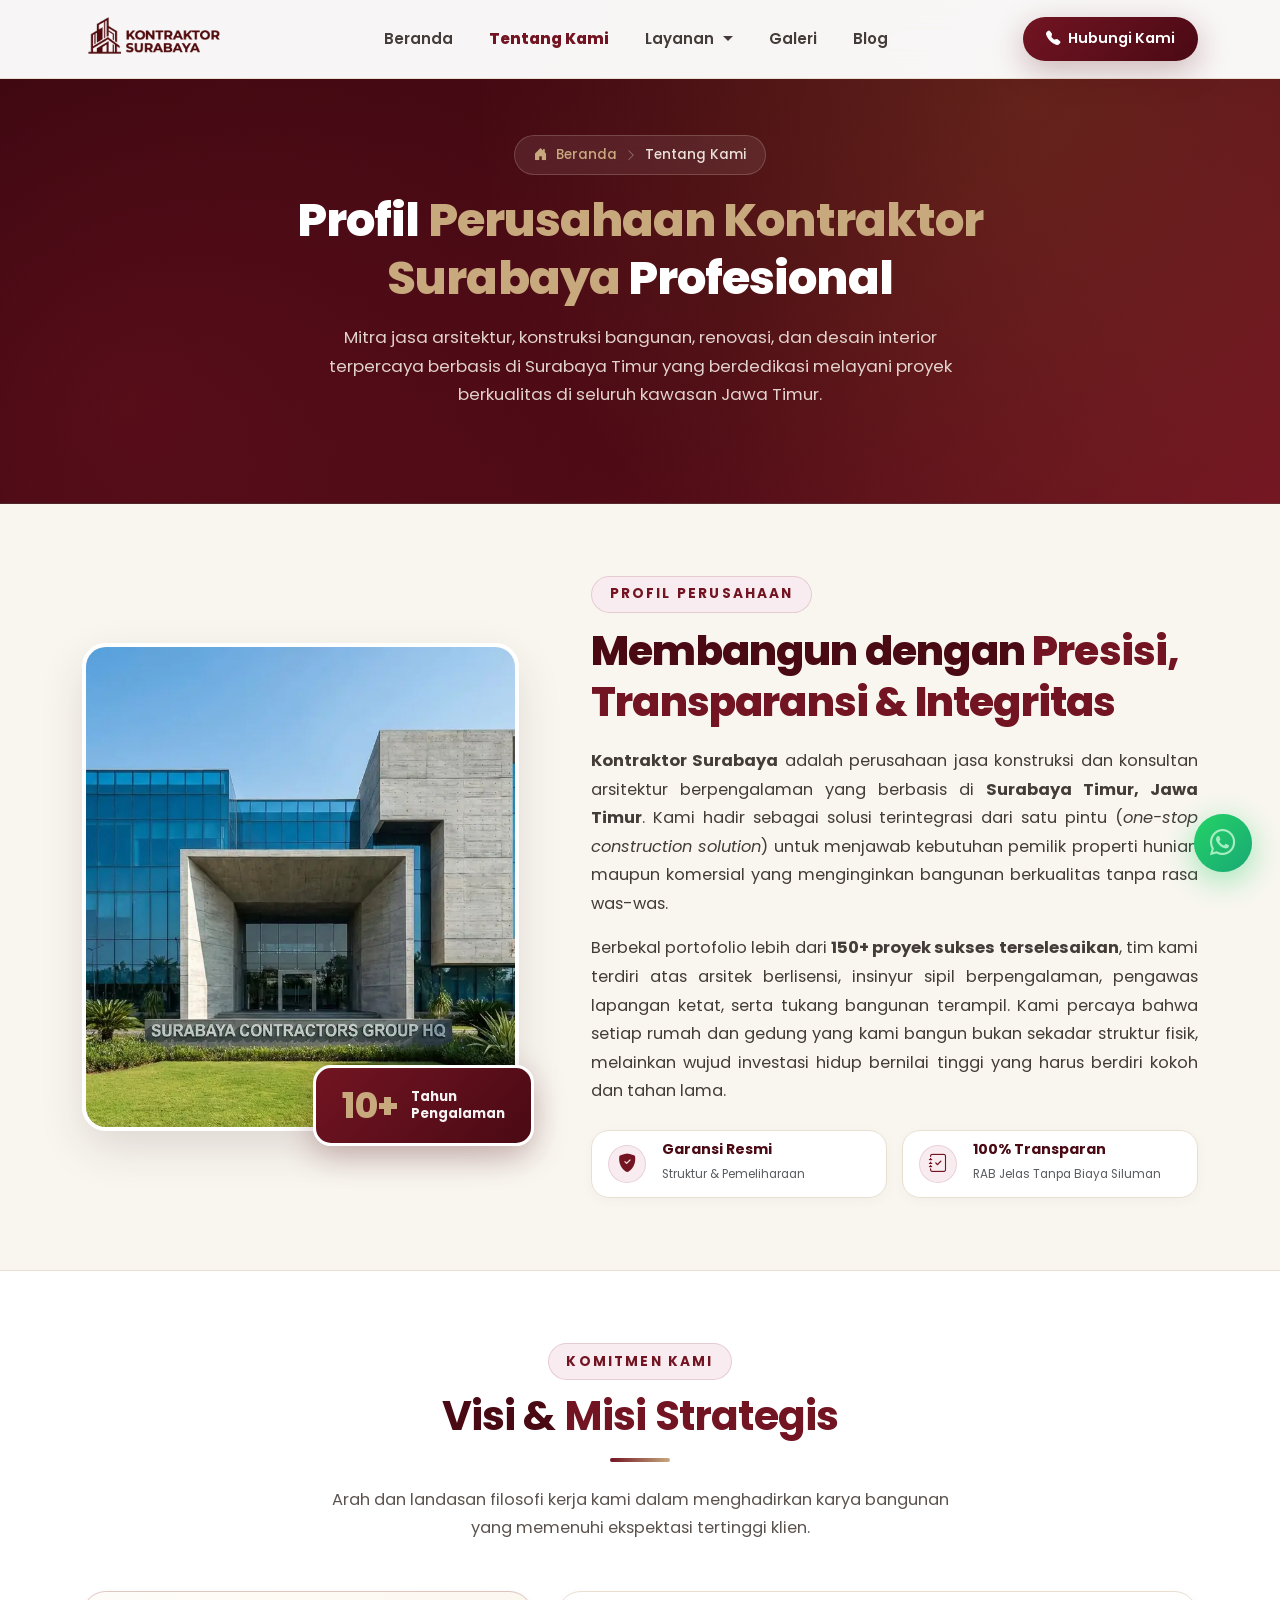
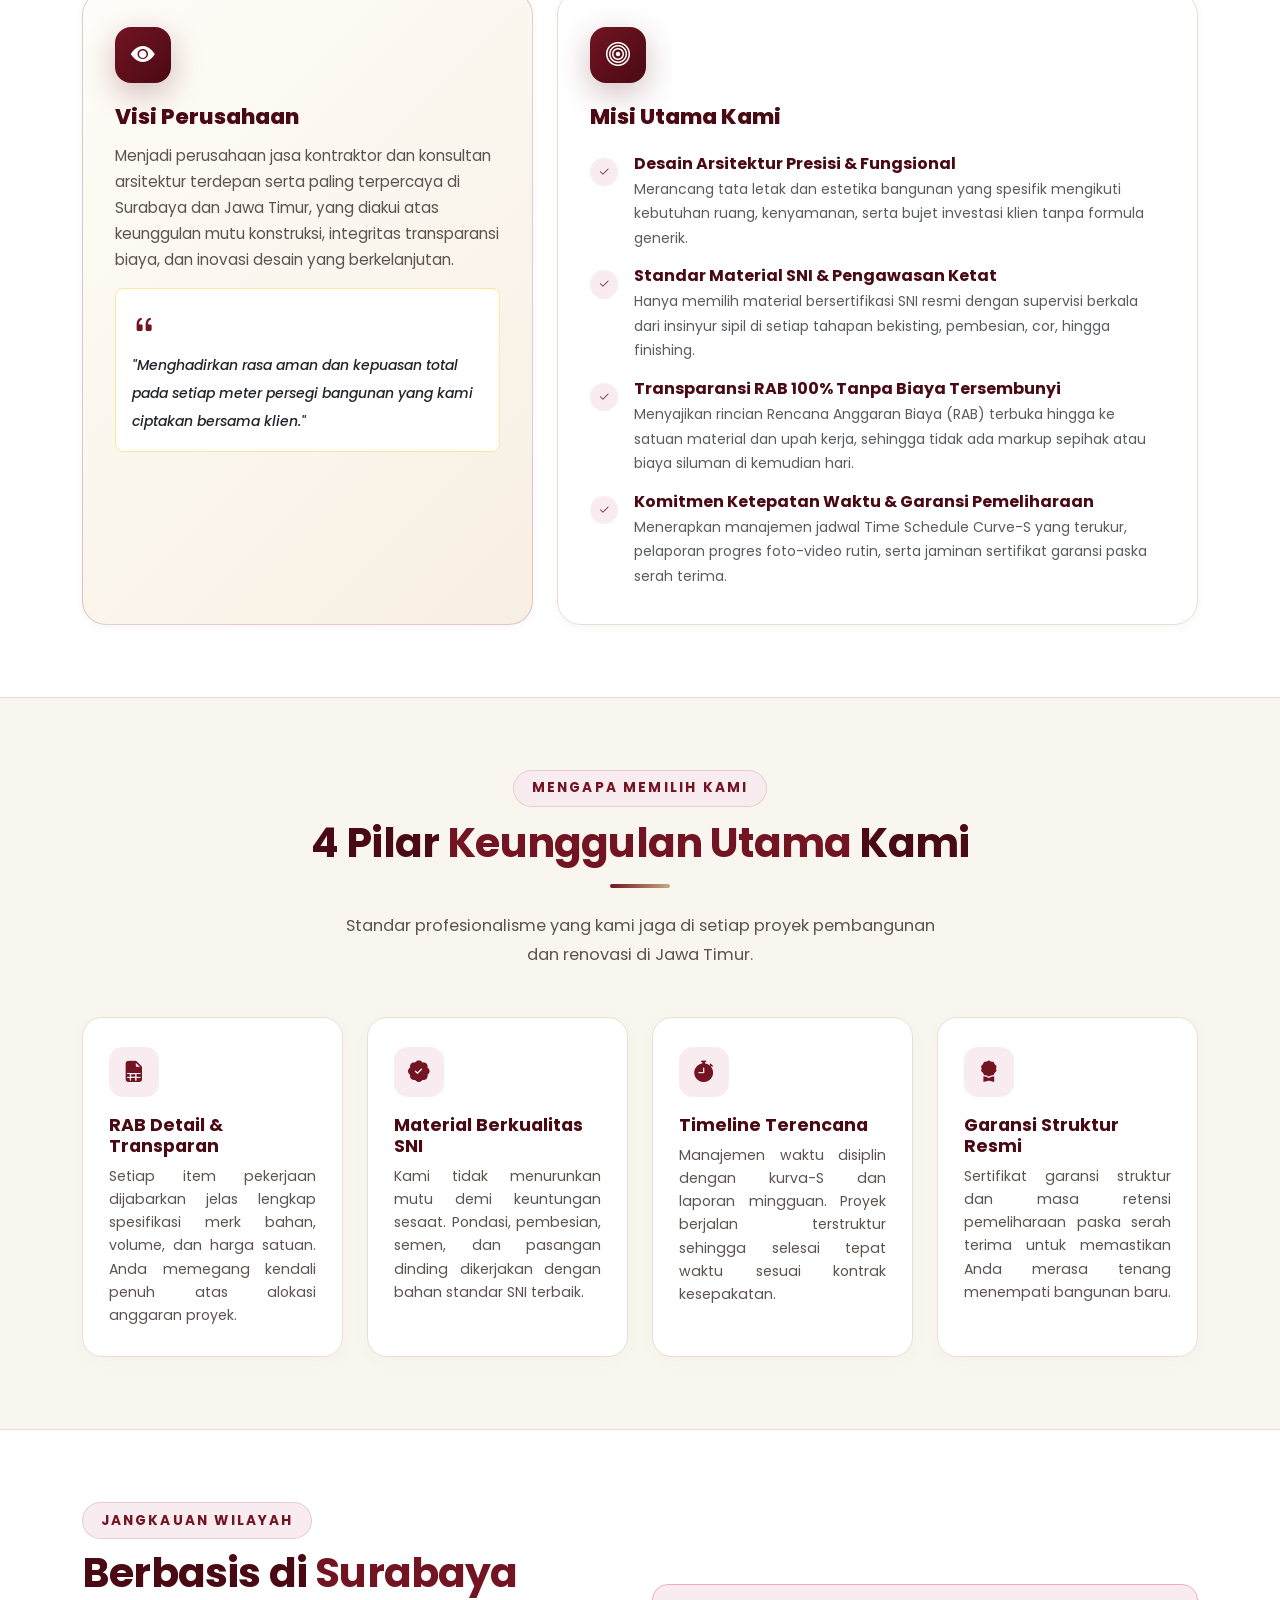
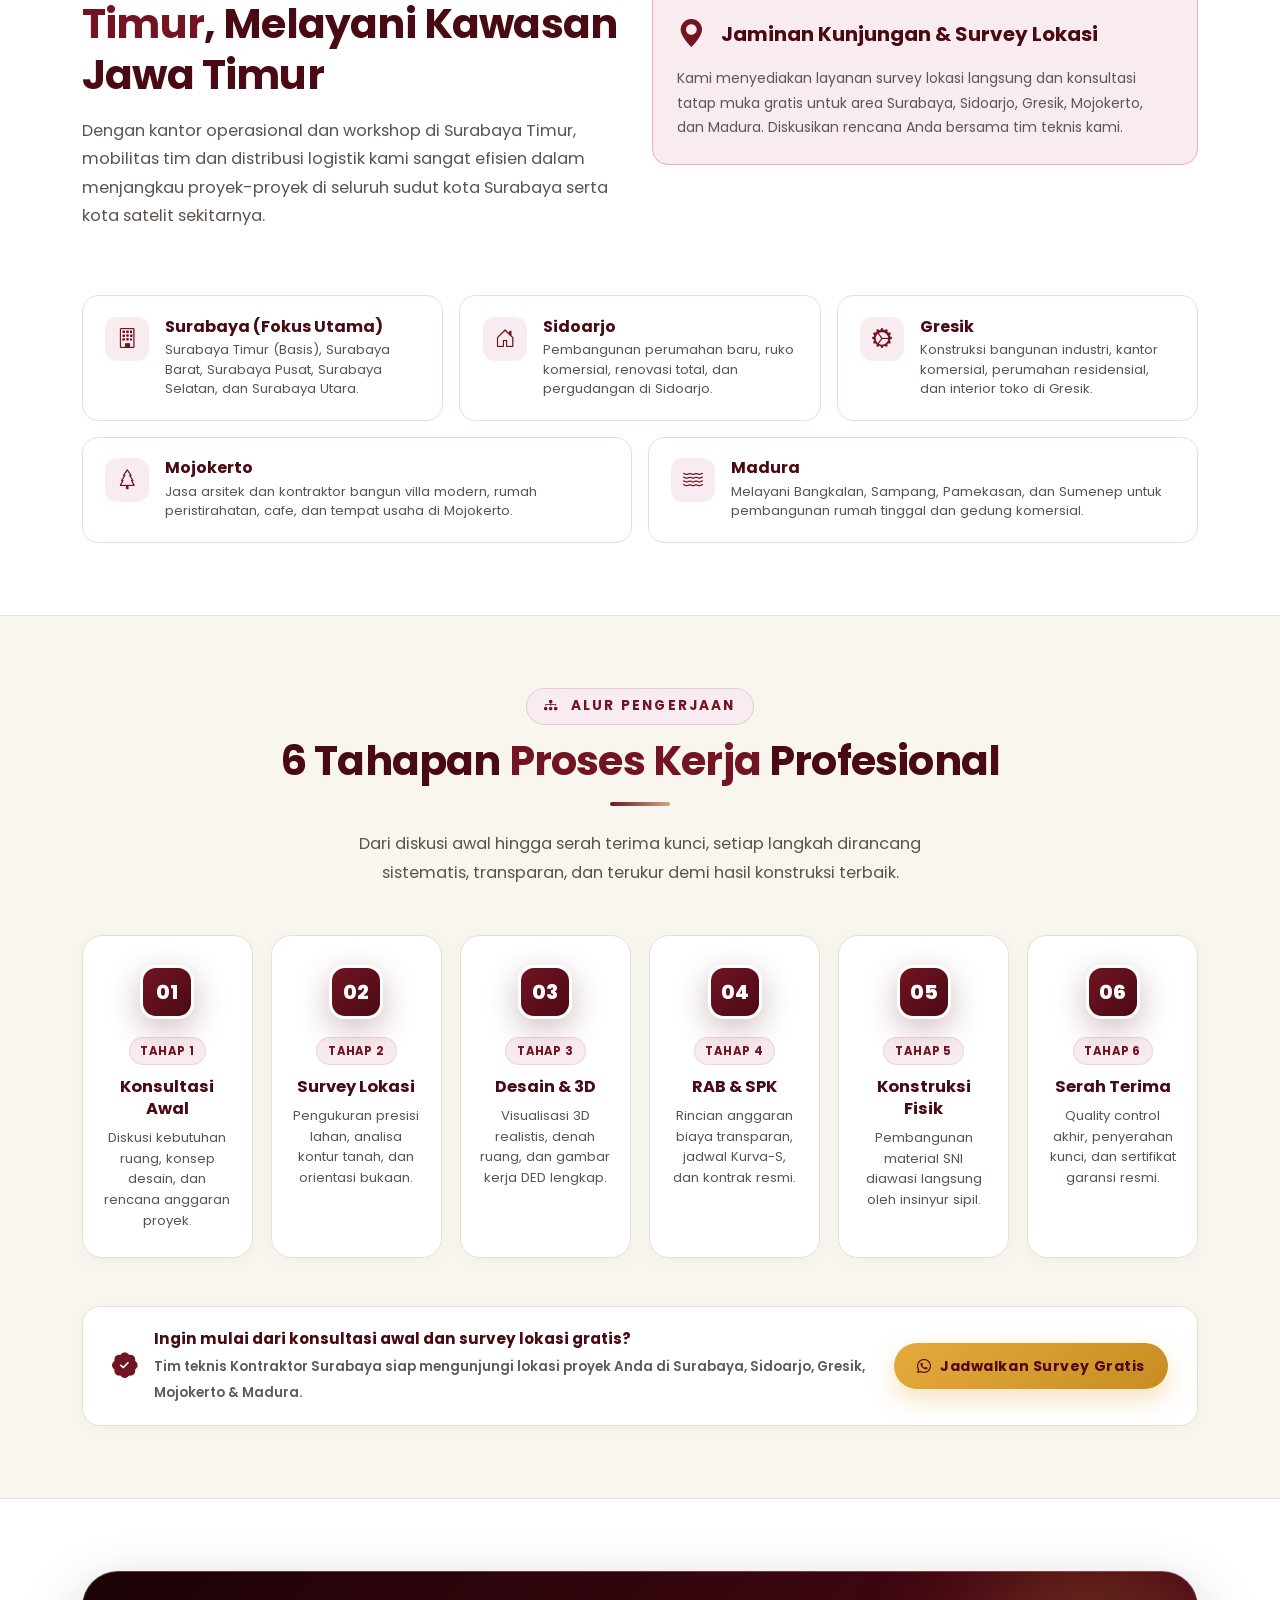
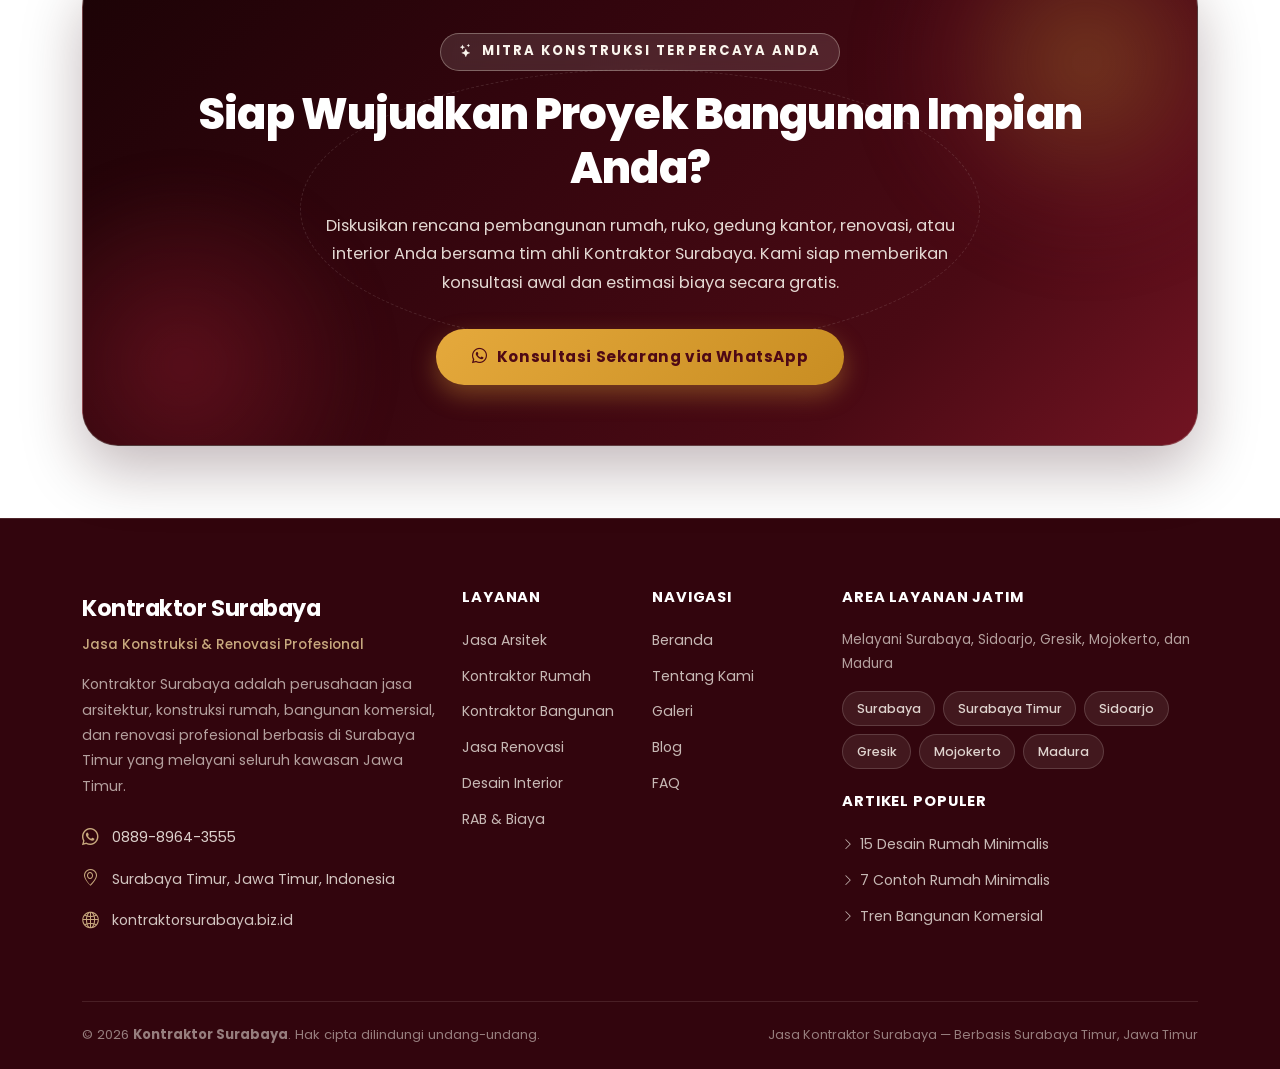
<file: tentang-kami.html>
<!DOCTYPE html>
<html lang="id">

<head>
  <meta charset="UTF-8">
  <meta name="viewport" content="width=device-width, initial-scale=1.0">
  <title>Tentang Kami - Perusahaan Kontraktor Surabaya Profesional</title>
  <meta name="description"
    content="Profil perusahaan Kontraktor Surabaya, jasa arsitektur, konstruksi rumah, bangunan komersial, renovasi & interior berbasis Surabaya Timur melayani Jawa Timur.">
  <meta name="keywords"
    content="perusahaan kontraktor Surabaya, kontraktor profesional Surabaya, kontraktor terpercaya Surabaya, kontraktor Surabaya Timur, jasa konstruksi Surabaya, profil kontraktor Surabaya">
  <meta name="author" content="Kontraktor Surabaya">
  <meta name="robots" content="index, follow">
  <link rel="canonical" href="https://kontraktorsurabaya.biz.id/tentang-kami">
  <meta property="og:type" content="article">
  <meta property="og:url" content="https://kontraktorsurabaya.biz.id/tentang-kami">
  <meta property="og:title" content="Tentang Kami - Perusahaan Kontraktor Surabaya Profesional">
  <meta property="og:description"
    content="Profil perusahaan Kontraktor Surabaya, jasa arsitektur, konstruksi rumah, bangunan komersial, renovasi & interior berbasis Surabaya Timur melayani Jawa Timur.">
  <meta property="og:image" content="https://kontraktorsurabaya.biz.id/assets/img/about/about.webp">
  <meta property="og:image:type" content="image/webp">
  <meta property="og:image:width" content="1200">
  <meta property="og:image:height" content="630">
  <meta property="og:locale" content="id_ID">
  <meta property="og:site_name" content="Kontraktor Surabaya">
  <meta name="twitter:card" content="summary_large_image">
  <meta name="twitter:image" content="https://kontraktorsurabaya.biz.id/assets/img/about/about.webp">
  <link rel="icon" type="image/webp" href="assets/img/favicon-logo.webp">
  <link rel="apple-touch-icon" href="assets/img/favicon-logo.webp">

  <!-- Google Fonts: Poppins (High-Performance Async Preload) -->
  <link rel="preconnect" href="https://fonts.googleapis.com">
  <link rel="preconnect" href="https://fonts.gstatic.com" crossorigin>
  <link rel="preload" as="style"
    href="https://fonts.googleapis.com/css2?family=Poppins:ital,wght@0,300;0,400;0,500;0,600;0,700;0,800;0,900;1,400;1,600&display=swap">
  <link rel="stylesheet"
    href="https://fonts.googleapis.com/css2?family=Poppins:ital,wght@0,300;0,400;0,500;0,600;0,700;0,800;0,900;1,400;1,600&display=swap"
    media="print" onload="this.media='all'">
  <noscript>
    <link rel="stylesheet"
      href="https://fonts.googleapis.com/css2?family=Poppins:ital,wght@0,300;0,400;0,500;0,600;0,700;0,800;0,900;1,400;1,600&display=swap">
  </noscript>

  <!-- Critical Core CSS -->
  <link rel="stylesheet" href="assets/vendor/bootstrap/css/bootstrap.min.css">
  <link rel="stylesheet" href="assets/css/main.min.css">

  <!-- Non-Critical Vendor CSS (Deferred Loading to Eliminate Render-Blocking) -->
  <link rel="preload" href="assets/vendor/bootstrap-icons/bootstrap-icons.min.css" as="style"
    onload="this.onload=null;this.rel='stylesheet'">
  <noscript>
    <link rel="stylesheet" href="assets/vendor/bootstrap-icons/bootstrap-icons.min.css">
  </noscript>
  <link rel="preload" href="assets/vendor/aos/aos.css" as="style" onload="this.onload=null;this.rel='stylesheet'">
  <noscript>
    <link rel="stylesheet" href="assets/vendor/aos/aos.css">
  </noscript>
  <link rel="preload" href="assets/vendor/glightbox/css/glightbox.min.css" as="style"
    onload="this.onload=null;this.rel='stylesheet'">
  <noscript>
    <link rel="stylesheet" href="assets/vendor/glightbox/css/glightbox.min.css">
  </noscript>
  <link rel="preload" href="https://cdn.jsdelivr.net/npm/swiper@11/swiper-bundle.min.css" as="style"
    onload="this.onload=null;this.rel='stylesheet'">
  <noscript>
    <link rel="stylesheet" href="https://cdn.jsdelivr.net/npm/swiper@11/swiper-bundle.min.css">
  </noscript>

  <!-- Schema Markup JSON-LD -->
  <script type="application/ld+json">
  {
    "@context": "https://schema.org",
    "@graph": [
      {
        "@type": "AboutPage",
        "@id": "https://kontraktorsurabaya.biz.id/tentang-kami#webpage",
        "url": "https://kontraktorsurabaya.biz.id/tentang-kami",
        "name": "Tentang Kami - Perusahaan Kontraktor Surabaya Profesional",
        "description": "Profil lengkap perusahaan Kontraktor Surabaya, jasa konstruksi, arsitektur, dan renovasi bangunan terpercaya berbasis di Surabaya Timur.",
        "breadcrumb": {
          "@type": "BreadcrumbList",
          "itemListElement": [
            {
              "@type": "ListItem",
              "position": 1,
              "name": "Beranda",
              "item": "https://kontraktorsurabaya.biz.id/"
            },
            {
              "@type": "ListItem",
              "position": 2,
              "name": "Tentang Kami",
              "item": "https://kontraktorsurabaya.biz.id/tentang-kami"
            }
          ]
        }
      },
      {
        "@type": ["LocalBusiness", "GeneralContractor", "ProfessionalService"],
        "@id": "https://kontraktorsurabaya.biz.id/#business",
        "name": "Kontraktor Surabaya",
        "image": [
          "https://kontraktorsurabaya.biz.id/assets/img/hero/hero.webp",
          "https://kontraktorsurabaya.biz.id/assets/img/logo-header.webp"
        ],
        "url": "https://kontraktorsurabaya.biz.id/",
        "telephone": "+62088989643555",
        "priceRange": "Rp 3.500.000 - Rp 10.000.000 per m²",
        "address": {
          "@type": "PostalAddress",
          "streetAddress": "Jl. Raya Rungkut Madya No. 88, Rungkut",
          "addressLocality": "Surabaya Timur",
          "addressRegion": "Jawa Timur",
          "postalCode": "60293",
          "addressCountry": "ID"
        },
        "geo": {
          "@type": "GeoCoordinates",
          "latitude": -7.3195,
          "longitude": 112.7842
        },
        "areaServed": [
          {"@type": "AdministrativeArea", "name": "Surabaya"},
          {"@type": "AdministrativeArea", "name": "Sidoarjo"},
          {"@type": "AdministrativeArea", "name": "Gresik"},
          {"@type": "AdministrativeArea", "name": "Mojokerto"},
          {"@type": "AdministrativeArea", "name": "Madura"}
        ],
        "knowsAbout": [
          "Jasa Arsitek",
          "Kontraktor Rumah",
          "Kontraktor Bangunan Komersial",
          "Jasa Renovasi Bangunan",
          "Desain Interior",
          "RAB & Estimasi Biaya"
        ]
      },
      {
        "@type": "Organization",
        "@id": "https://kontraktorsurabaya.biz.id/#organization",
        "name": "Kontraktor Surabaya",
        "alternateName": "PT Kontraktor Surabaya Jaya",
        "url": "https://kontraktorsurabaya.biz.id/",
        "logo": "https://kontraktorsurabaya.biz.id/assets/img/logo-header.webp",
        "image": "https://kontraktorsurabaya.biz.id/assets/img/hero/hero.webp",
        "telephone": "+62088989643555",
        "email": "kontraktorsurabaya.co@gmail.com",
        "address": {
          "@type": "PostalAddress",
          "streetAddress": "Jl. Raya Rungkut Madya No. 88, Rungkut",
          "addressLocality": "Surabaya Timur",
          "addressRegion": "Jawa Timur",
          "postalCode": "60293",
          "addressCountry": "ID"
        },
        "contactPoint": {
          "@type": "ContactPoint",
          "telephone": "+62088989643555",
          "contactType": "customer service",
          "areaServed": "ID",
          "availableLanguage": ["Indonesian"]
        },
        "sameAs": [
          "https://wa.me/62088989643555"
        ]
      }
    ]
  }
  </script>
</head>

<body>

  <!-- ══ NAVBAR ═════════════════════════════════════════════════════════════════ -->
  <nav id="navbar" class="navbar navbar-expand-lg fixed-top" role="navigation" aria-label="Navigasi utama">
    <div class="container">
      <a class="navbar-brand d-flex align-items-center" href="/" aria-label="Kontraktor Surabaya - Beranda">
        <img src="assets/img/logo-header.webp" alt="Logo Kontraktor Surabaya" class="logo-img" width="160" height="54"
          fetchpriority="high" onerror="this.style.display='none'">
      </a>

      <!-- Custom Modern Hamburger Toggler -->
      <button class="navbar-toggler custom-toggler shadow-none" type="button" data-bs-toggle="offcanvas"
        data-bs-target="#navOffcanvas" aria-controls="navOffcanvas" aria-label="Buka menu navigasi">
        <span class="toggler-bar"></span>
        <span class="toggler-bar"></span>
        <span class="toggler-bar"></span>
      </button>

      <!-- Offcanvas Navigation Drawer (Slide from Right on Mobile, Inline on Desktop) -->
      <div class="offcanvas offcanvas-end" tabindex="-1" id="navOffcanvas" aria-labelledby="navOffcanvasLabel">

        <!-- Mobile Drawer Header -->
        <div class="offcanvas-header d-flex d-lg-none align-items-center justify-content-between">
          <span class="drawer-title fw-bold text-maroon fs-6 mb-0" id="navOffcanvasLabel">Menu Navigasi</span>
          <button type="button" class="btn-drawer-close shadow-none" data-bs-dismiss="offcanvas"
            aria-label="Tutup navigasi">
            <i class="bi bi-x-lg"></i>
          </button>
        </div>

        <!-- Navigation Links -->
        <div class="offcanvas-body">
          <ul class="navbar-nav mx-auto align-items-lg-center gap-lg-1 mb-2 mb-lg-0">
            <li class="nav-item">
              <a class="nav-link" href="/">Beranda</a>
            </li>
            <li class="nav-item">
              <a class="nav-link active" href="/tentang-kami" aria-current="page">Tentang Kami</a>
            </li>
            <li class="nav-item dropdown">
              <a class="nav-link dropdown-toggle" href="/layanan" id="dropLayanan" role="button"
                data-bs-toggle="dropdown" aria-expanded="false">
                Layanan
              </a>
              <ul class="dropdown-menu" aria-labelledby="dropLayanan">
                <li><a class="dropdown-item" href="/layanan"><i class="bi bi-grid-fill me-2 text-maroon"></i>Semua
                    Layanan</a></li>
                <li>
                  <hr class="dropdown-divider my-1">
                </li>
                <li><a class="dropdown-item" href="/layanan/jasa-arsitek-surabaya"><i
                      class="bi bi-pencil-square me-2 text-maroon"></i>Jasa Arsitek</a></li>
                <li><a class="dropdown-item" href="/layanan/kontraktor-rumah-surabaya"><i
                      class="bi bi-house-fill me-2 text-maroon"></i>Kontraktor Rumah</a></li>
                <li><a class="dropdown-item" href="/layanan/kontraktor-bangunan-surabaya"><i
                      class="bi bi-building-fill me-2 text-maroon"></i>Kontraktor Bangunan</a></li>
                <li><a class="dropdown-item" href="/layanan/jasa-renovasi-surabaya"><i
                      class="bi bi-arrow-repeat me-2 text-maroon"></i>Renovasi Bangunan</a></li>
                <li><a class="dropdown-item" href="/layanan/jasa-desain-interior-surabaya"><i
                      class="bi bi-palette-fill me-2 text-maroon"></i>Desain Interior</a></li>
                <li><a class="dropdown-item" href="/layanan/rab-estimasi-biaya-surabaya"><i
                      class="bi bi-calculator-fill me-2 text-maroon"></i>RAB &amp; Estimasi Biaya</a></li>
              </ul>
            </li>
            <li class="nav-item">
              <a class="nav-link" href="/galeri">Galeri</a>
            </li>
            <li class="nav-item">
              <a class="nav-link" href="/blog">Blog</a>
            </li>
          </ul>

          <div class="d-none d-lg-flex align-items-center mt-3 mt-lg-0">
            <a class="nav-link nav-cta d-inline-flex align-items-center gap-2" id="nav-wa-cta"
              href="https://wa.me/62088989643555?text=Halo%2C+saya+ingin+konsultasi+proyek" target="_blank"
              rel="noopener noreferrer">
              <i class="bi bi-telephone-fill"></i> Hubungi Kami
            </a>
          </div>

        </div>
      </div>

    </div>
  </nav>

  <!-- ══ PAGE HERO / BREADCRUMB ════════════════════════════════════════════════ -->
  <header class="page-hero" role="banner">
    <div class="page-hero-bg"></div>
    <div class="container position-relative">
      <div class="row justify-content-center text-center">
        <div class="col-lg-10" data-aos="fade-up">

          <nav aria-label="breadcrumb" class="mb-3">
            <div class="breadcrumb-custom">
              <a href="/"><i class="bi bi-house-door-fill me-1"></i> Beranda</a>
              <span class="separator"><i class="bi bi-chevron-right"></i></span>
              <span class="current">Tentang Kami</span>
            </div>
          </nav>

          <h1 class="page-hero-title">
            Profil <span>Perusahaan Kontraktor Surabaya</span> Profesional
          </h1>

          <p class="page-hero-desc mx-auto">
            Mitra jasa arsitektur, konstruksi bangunan, renovasi, dan desain interior terpercaya
            berbasis di Surabaya Timur yang berdedikasi melayani proyek berkualitas di seluruh kawasan Jawa Timur.
          </p>

        </div>
      </div>
    </div>
  </header>

  <main id="main" role="main">

    <!-- ══ 1. PROFIL BISNIS & ENTITAS (WHO WE ARE) ═════════════════════════════ -->
    <section id="about-profile" class="py-5"
      style="background:var(--cream);border-bottom:1px solid var(--cream-border);">
      <div class="container py-lg-4">
        <div class="row align-items-center gy-5 gx-lg-5">

          <!-- Left: Image & Badge -->
          <div class="col-lg-5" data-aos="fade-right">
            <div class="about-img-wrap">
              <div class="about-img-main">
                <img src="assets/img/about/about.webp" alt="Tim arsitek dan insinyur profesional Kontraktor Surabaya"
                  width="500" height="500" loading="lazy" onerror="this.src='assets/img/hero/hero.webp'">
              </div>
              <div class="about-badge-float" data-aos="zoom-in" data-aos-delay="300">
                <div class="abyear">10+</div>
                <div class="ablabel">Tahun<br>Pengalaman</div>
              </div>
            </div>
          </div>

          <!-- Right: Profile Content -->
          <div class="col-lg-7" data-aos="fade-left">
            <div class="about-content ps-lg-3 ps-xl-4">
              <span class="section-label">Profil Perusahaan</span>
              <h2 class="section-title">
                Membangun dengan <span>Presisi, Transparansi &amp; Integritas</span>
              </h2>
              <p class="section-desc">
                <strong>Kontraktor Surabaya</strong> adalah perusahaan jasa konstruksi dan konsultan arsitektur
                berpengalaman yang berbasis di <strong>Surabaya Timur, Jawa Timur</strong>. Kami hadir sebagai solusi
                terintegrasi dari satu pintu (<em>one-stop construction solution</em>) untuk menjawab kebutuhan pemilik
                properti hunian maupun komersial yang menginginkan bangunan berkualitas tanpa rasa was-was.
              </p>
              <p class="section-desc">
                Berbekal portofolio lebih dari <strong>150+ proyek sukses terselesaikan</strong>, tim kami terdiri atas
                arsitek berlisensi, insinyur sipil berpengalaman, pengawas lapangan ketat, serta tukang bangunan
                terampil. Kami percaya bahwa setiap rumah dan gedung yang kami bangun bukan sekadar struktur fisik,
                melainkan wujud investasi hidup bernilai tinggi yang harus berdiri kokoh dan tahan lama.
              </p>

              <div class="about-mini-trust-grid mt-3 pt-2">
                <div class="about-mini-trust-card d-flex align-items-center gap-3 p-3 bg-white rounded-4 border shadow-sm">
                  <div class="about-mini-icon-circle">
                    <i class="bi bi-shield-fill-check text-maroon"></i>
                  </div>
                  <div class="flex-grow-1">
                    <div class="fw-bold text-maroon-dark">Garansi Resmi</div>
                    <small class="text-muted">Struktur &amp; Pemeliharaan</small>
                  </div>
                </div>
                <div class="about-mini-trust-card d-flex align-items-center gap-3 p-3 bg-white rounded-4 border shadow-sm">
                  <div class="about-mini-icon-circle">
                    <i class="bi bi-journal-check text-maroon"></i>
                  </div>
                  <div class="flex-grow-1">
                    <div class="fw-bold text-maroon-dark">100% Transparan</div>
                    <small class="text-muted">RAB Jelas Tanpa Biaya Siluman</small>
                  </div>
                </div>
              </div>

            </div>
          </div>

        </div>
      </div>
    </section>


    <!-- ══ 2. VISI & MISI PERUSAHAAN ═══════════════════════════════════════════ -->
    <section id="visi-misi" class="py-5" style="background:var(--white);border-bottom:1px solid var(--cream-border);">
      <div class="container py-lg-4">

        <div class="text-center mb-5" data-aos="fade-up">
          <span class="section-label">Komitmen Kami</span>
          <h2 class="section-title">
            Visi &amp; <span>Misi Strategis</span>
          </h2>
          <div class="divider-maroon mx-auto"></div>
          <p class="section-desc mx-auto">
            Arah dan landasan filosofi kerja kami dalam menghadirkan karya bangunan yang memenuhi ekspektasi tertinggi
            klien.
          </p>
        </div>

        <div class="row g-4">

          <!-- Visi Card -->
          <div class="col-lg-5" data-aos="fade-right">
            <div class="vision-mission-card h-100"
              style="background:linear-gradient(135deg,#FFFDF9,#F7EFE2);border-color:rgba(114,20,34,0.2);">
              <div class="vm-icon-box">
                <i class="bi bi-eye-fill"></i>
              </div>
              <h3 class="vm-title">Visi Perusahaan</h3>
              <p class="vm-desc mb-3">
                Menjadi perusahaan jasa kontraktor dan konsultan arsitektur terdepan serta paling terpercaya di Surabaya
                dan Jawa Timur, yang diakui atas keunggulan mutu konstruksi, integritas transparansi biaya, dan inovasi
                desain yang berkelanjutan.
              </p>
              <div class="p-3 bg-white rounded-3 border border-warning-subtle">
                <i class="bi bi-quote text-maroon fs-4 d-block mb-1"></i>
                <small class="fst-italic text-dark fw-medium">
                  "Menghadirkan rasa aman dan kepuasan total pada setiap meter persegi bangunan yang kami ciptakan
                  bersama klien."
                </small>
              </div>
            </div>
          </div>

          <!-- Misi List Card -->
          <div class="col-lg-7" data-aos="fade-left">
            <div class="vision-mission-card h-100">
              <div class="vm-icon-box">
                <i class="bi bi-bullseye"></i>
              </div>
              <h3 class="vm-title">Misi Utama Kami</h3>

              <div class="d-flex flex-column gap-3 mt-4">
                <div class="d-flex align-items-start gap-3">
                  <div class="badge bg-maroon-pale text-maroon rounded-circle p-2 mt-1">
                    <i class="bi bi-check2 fw-bold"></i>
                  </div>
                  <div>
                    <h4 class="fs-6 fw-bold text-maroon-dark mb-1">Desain Arsitektur Presisi &amp; Fungsional</h4>
                    <p class="small text-muted mb-0">Merancang tata letak dan estetika bangunan yang spesifik mengikuti
                      kebutuhan ruang, kenyamanan, serta bujet investasi klien tanpa formula generik.</p>
                  </div>
                </div>

                <div class="d-flex align-items-start gap-3">
                  <div class="badge bg-maroon-pale text-maroon rounded-circle p-2 mt-1">
                    <i class="bi bi-check2 fw-bold"></i>
                  </div>
                  <div>
                    <h4 class="fs-6 fw-bold text-maroon-dark mb-1">Standar Material SNI &amp; Pengawasan Ketat</h4>
                    <p class="small text-muted mb-0">Hanya memilih material bersertifikasi SNI resmi dengan supervisi
                      berkala dari insinyur sipil di setiap tahapan bekisting, pembesian, cor, hingga finishing.</p>
                  </div>
                </div>

                <div class="d-flex align-items-start gap-3">
                  <div class="badge bg-maroon-pale text-maroon rounded-circle p-2 mt-1">
                    <i class="bi bi-check2 fw-bold"></i>
                  </div>
                  <div>
                    <h4 class="fs-6 fw-bold text-maroon-dark mb-1">Transparansi RAB 100% Tanpa Biaya Tersembunyi</h4>
                    <p class="small text-muted mb-0">Menyajikan rincian Rencana Anggaran Biaya (RAB) terbuka hingga ke
                      satuan material dan upah kerja, sehingga tidak ada markup sepihak atau biaya siluman di kemudian
                      hari.</p>
                  </div>
                </div>

                <div class="d-flex align-items-start gap-3">
                  <div class="badge bg-maroon-pale text-maroon rounded-circle p-2 mt-1">
                    <i class="bi bi-check2 fw-bold"></i>
                  </div>
                  <div>
                    <h4 class="fs-6 fw-bold text-maroon-dark mb-1">Komitmen Ketepatan Waktu &amp; Garansi Pemeliharaan
                    </h4>
                    <p class="small text-muted mb-0">Menerapkan manajemen jadwal Time Schedule Curve-S yang terukur,
                      pelaporan progres foto-video rutin, serta jaminan sertifikat garansi paska serah terima.</p>
                  </div>
                </div>
              </div>

            </div>
          </div>

        </div>

      </div>
    </section>


    <!-- ══ 3. NILAI UTAMA & STANDAR KEUNGGULAN (CORE VALUES / E-E-A-T) ══════════ -->
    <section id="values" class="py-5" style="background:var(--cream);border-bottom:1px solid var(--cream-border);">
      <div class="container py-lg-4">

        <div class="text-center mb-5" data-aos="fade-up">
          <span class="section-label">Mengapa Memilih Kami</span>
          <h2 class="section-title">
            4 Pilar <span>Keunggulan Utama</span> Kami
          </h2>
          <div class="divider-maroon mx-auto"></div>
          <p class="section-desc mx-auto">
            Standar profesionalisme yang kami jaga di setiap proyek pembangunan dan renovasi di Jawa Timur.
          </p>
        </div>

        <div class="row g-4 feature-cards-scroll">

          <!-- Value 1 -->
          <div class="col-lg-3 col-md-6" data-aos="fade-up" data-aos-delay="0">
            <div class="core-value-card">
              <div class="core-value-icon">
                <i class="bi bi-file-earmark-spreadsheet-fill"></i>
              </div>
              <h3 class="core-value-title">RAB Detail &amp; Transparan</h3>
              <p class="core-value-desc">
                Setiap item pekerjaan dijabarkan jelas lengkap spesifikasi merk bahan, volume, dan harga satuan. Anda
                memegang kendali penuh atas alokasi anggaran proyek.
              </p>
            </div>
          </div>

          <!-- Value 2 -->
          <div class="col-lg-3 col-md-6" data-aos="fade-up" data-aos-delay="100">
            <div class="core-value-card">
              <div class="core-value-icon">
                <i class="bi bi-patch-check-fill"></i>
              </div>
              <h3 class="core-value-title">Material Berkualitas SNI</h3>
              <p class="core-value-desc">
                Kami tidak menurunkan mutu demi keuntungan sesaat. Pondasi, pembesian, semen, dan pasangan dinding
                dikerjakan dengan bahan standar SNI terbaik.
              </p>
            </div>
          </div>

          <!-- Value 3 -->
          <div class="col-lg-3 col-md-6" data-aos="fade-up" data-aos-delay="200">
            <div class="core-value-card">
              <div class="core-value-icon">
                <i class="bi bi-stopwatch-fill"></i>
              </div>
              <h3 class="core-value-title">Timeline Terencana</h3>
              <p class="core-value-desc">
                Manajemen waktu disiplin dengan kurva-S dan laporan mingguan. Proyek berjalan terstruktur sehingga
                selesai tepat waktu sesuai kontrak kesepakatan.
              </p>
            </div>
          </div>

          <!-- Value 4 -->
          <div class="col-lg-3 col-md-6" data-aos="fade-up" data-aos-delay="300">
            <div class="core-value-card">
              <div class="core-value-icon">
                <i class="bi bi-award-fill"></i>
              </div>
              <h3 class="core-value-title">Garansi Struktur Resmi</h3>
              <p class="core-value-desc">
                Sertifikat garansi struktur dan masa retensi pemeliharaan paska serah terima untuk memastikan Anda
                merasa tenang menempati bangunan baru.
              </p>
            </div>
          </div>

        </div>

        <!-- Swipe Hint Indicator (Mobile Only) -->
        <div class="feature-swipe-hint d-md-none text-center text-muted small mt-3">
          <i class="bi bi-arrow-left-right text-maroon me-1"></i> Geser ke samping untuk melihat pilar lainnya &rarr;
        </div>

      </div>
    </section>


    <!-- ══ 4. AREA LAYANAN (LOCAL SEO HIERARCHY) ═══════════════════════════════ -->
    <section id="service-areas" class="py-5"
      style="background:var(--white);border-bottom:1px solid var(--cream-border);">
      <div class="container py-lg-4">

        <div class="row align-items-center gy-5 mb-5">
          <div class="col-lg-6 text-center text-lg-start" data-aos="fade-right">
            <span class="section-label d-table d-lg-inline-block mx-auto mx-lg-0 mb-2">Jangkauan Wilayah</span>
            <h2 class="section-title text-center text-lg-start">
              Berbasis di <span>Surabaya Timur</span>, Melayani Kawasan Jawa Timur
            </h2>
            <p class="section-desc text-center text-lg-start">
              Dengan kantor operasional dan workshop di Surabaya Timur, mobilitas tim dan distribusi logistik kami
              sangat efisien dalam menjangkau proyek-proyek di seluruh sudut kota Surabaya serta kota satelit
              sekitarnya.
            </p>
          </div>
          <div class="col-lg-6" data-aos="fade-left">
            <div class="p-4 rounded-4 bg-maroon-pale border border-danger-subtle">
              <div class="d-flex align-items-center gap-3 mb-2">
                <i class="bi bi-geo-alt-fill text-maroon fs-3"></i>
                <h3 class="fs-5 fw-bold text-maroon-dark mb-0">Jaminan Kunjungan &amp; Survey Lokasi</h3>
              </div>
              <p class="small text-muted mb-0">
                Kami menyediakan layanan survey lokasi langsung dan konsultasi tatap muka gratis untuk area Surabaya,
                Sidoarjo, Gresik, Mojokerto, dan Madura. Diskusikan rencana Anda bersama tim teknis kami.
              </p>
            </div>
          </div>
        </div>

        <div class="row g-3">

          <!-- Surabaya -->
          <div class="col-lg-4 col-md-6" data-aos="fade-up" data-aos-delay="0">
            <div class="area-badge-card">
              <div class="area-badge-icon">
                <i class="bi bi-building"></i>
              </div>
              <div>
                <h4 class="area-badge-title">Surabaya (Fokus Utama)</h4>
                <p class="area-badge-desc">Surabaya Timur (Basis), Surabaya Barat, Surabaya Pusat, Surabaya Selatan, dan
                  Surabaya Utara.</p>
              </div>
            </div>
          </div>

          <!-- Sidoarjo -->
          <div class="col-lg-4 col-md-6" data-aos="fade-up" data-aos-delay="100">
            <div class="area-badge-card">
              <div class="area-badge-icon">
                <i class="bi bi-house-door"></i>
              </div>
              <div>
                <h4 class="area-badge-title">Sidoarjo</h4>
                <p class="area-badge-desc">Pembangunan perumahan baru, ruko komersial, renovasi total, dan pergudangan
                  di Sidoarjo.</p>
              </div>
            </div>
          </div>

          <!-- Gresik -->
          <div class="col-lg-4 col-md-6" data-aos="fade-up" data-aos-delay="200">
            <div class="area-badge-card">
              <div class="area-badge-icon">
                <i class="bi bi-gear-wide-connected"></i>
              </div>
              <div>
                <h4 class="area-badge-title">Gresik</h4>
                <p class="area-badge-desc">Konstruksi bangunan industri, kantor komersial, perumahan residensial, dan
                  interior toko di Gresik.</p>
              </div>
            </div>
          </div>

          <!-- Mojokerto -->
          <div class="col-lg-6 col-md-6" data-aos="fade-up" data-aos-delay="300">
            <div class="area-badge-card">
              <div class="area-badge-icon">
                <i class="bi bi-tree"></i>
              </div>
              <div>
                <h4 class="area-badge-title">Mojokerto</h4>
                <p class="area-badge-desc">Jasa arsitek dan kontraktor bangun villa modern, rumah peristirahatan, cafe,
                  dan tempat usaha di Mojokerto.</p>
              </div>
            </div>
          </div>

          <!-- Madura -->
          <div class="col-lg-6 col-md-12" data-aos="fade-up" data-aos-delay="400">
            <div class="area-badge-card">
              <div class="area-badge-icon">
                <i class="bi bi-water"></i>
              </div>
              <div>
                <h4 class="area-badge-title">Madura</h4>
                <p class="area-badge-desc">Melayani Bangkalan, Sampang, Pamekasan, dan Sumenep untuk pembangunan rumah
                  tinggal dan gedung komersial.</p>
              </div>
            </div>
          </div>

        </div>

      </div>
    </section>


    <!-- ══ 5. ALUR KERJA (CARA KAMI BEKERJA) ═══════════════════════════════════ -->
    <section id="work-flow" class="py-5" style="background:var(--cream);border-bottom:1px solid var(--cream-border);">
      <div class="container py-lg-4">

        <div class="text-center mb-5" data-aos="fade-up">
          <span class="section-label"><i class="bi bi-diagram-3-fill me-1"></i> Alur Pengerjaan</span>
          <h2 class="section-title">
            6 Tahapan <span>Proses Kerja</span> Profesional
          </h2>
          <div class="divider-maroon mx-auto"></div>
          <p class="section-desc mx-auto">
            Dari diskusi awal hingga serah terima kunci, setiap langkah dirancang sistematis, transparan, dan terukur demi hasil konstruksi terbaik.
          </p>
        </div>

        <div class="proses-steps">
          <!-- Step 1 -->
          <div class="proses-step" data-aos="fade-up" data-aos-delay="0">
            <div class="proses-step-top">
              <div class="proses-num-wrap">
                <div class="proses-num" aria-hidden="true">01</div>
              </div>
            </div>
            <span class="proses-stage-tag">Tahap 1</span>
            <h3 class="proses-title">Konsultasi Awal</h3>
            <p class="proses-desc">Diskusi kebutuhan ruang, konsep desain, dan rencana anggaran proyek.</p>
          </div>

          <!-- Step 2 -->
          <div class="proses-step" data-aos="fade-up" data-aos-delay="100">
            <div class="proses-step-top">
              <div class="proses-num-wrap">
                <div class="proses-num" aria-hidden="true">02</div>
              </div>
            </div>
            <span class="proses-stage-tag">Tahap 2</span>
            <h3 class="proses-title">Survey Lokasi</h3>
            <p class="proses-desc">Pengukuran presisi lahan, analisa kontur tanah, dan orientasi bukaan.</p>
          </div>

          <!-- Step 3 -->
          <div class="proses-step" data-aos="fade-up" data-aos-delay="200">
            <div class="proses-step-top">
              <div class="proses-num-wrap">
                <div class="proses-num" aria-hidden="true">03</div>
              </div>
            </div>
            <span class="proses-stage-tag">Tahap 3</span>
            <h3 class="proses-title">Desain &amp; 3D</h3>
            <p class="proses-desc">Visualisasi 3D realistis, denah ruang, dan gambar kerja DED lengkap.</p>
          </div>

          <!-- Step 4 -->
          <div class="proses-step" data-aos="fade-up" data-aos-delay="300">
            <div class="proses-step-top">
              <div class="proses-num-wrap">
                <div class="proses-num" aria-hidden="true">04</div>
              </div>
            </div>
            <span class="proses-stage-tag">Tahap 4</span>
            <h3 class="proses-title">RAB &amp; SPK</h3>
            <p class="proses-desc">Rincian anggaran biaya transparan, jadwal Kurva-S, dan kontrak resmi.</p>
          </div>

          <!-- Step 5 -->
          <div class="proses-step" data-aos="fade-up" data-aos-delay="400">
            <div class="proses-step-top">
              <div class="proses-num-wrap">
                <div class="proses-num" aria-hidden="true">05</div>
              </div>
            </div>
            <span class="proses-stage-tag">Tahap 5</span>
            <h3 class="proses-title">Konstruksi Fisik</h3>
            <p class="proses-desc">Pembangunan material SNI diawasi langsung oleh insinyur sipil.</p>
          </div>

          <!-- Step 6 -->
          <div class="proses-step" data-aos="fade-up" data-aos-delay="500">
            <div class="proses-step-top">
              <div class="proses-num-wrap">
                <div class="proses-num" aria-hidden="true">06</div>
              </div>
            </div>
            <span class="proses-stage-tag">Tahap 6</span>
            <h3 class="proses-title">Serah Terima</h3>
            <p class="proses-desc">Quality control akhir, penyerahan kunci, dan sertifikat garansi resmi.</p>
          </div>
        </div>

        <!-- Swipe Hint Indicator (Mobile Only) -->
        <div class="proses-swipe-hint d-md-none text-center text-muted small mt-3">
          <i class="bi bi-arrow-left-right text-maroon me-1"></i> Geser ke samping untuk melihat langkah selanjutnya &rarr;
        </div>

        <!-- Bottom Trust & Micro-CTA Bar -->
        <div class="proses-bottom-trust" data-aos="fade-up" data-aos-delay="200">
          <div class="proses-bottom-text">
            <i class="bi bi-patch-check-fill text-maroon"></i>
            <div>
              <span class="d-block fw-bold text-maroon-dark">Ingin mulai dari konsultasi awal dan survey lokasi gratis?</span>
              <small class="text-muted">Tim teknis Kontraktor Surabaya siap mengunjungi lokasi proyek Anda di Surabaya, Sidoarjo, Gresik, Mojokerto &amp; Madura.</small>
            </div>
          </div>
          <a href="https://wa.me/62088989643555?text=Halo%2C+saya+ingin+konsultasi+dan+survey+lokasi+proyek"
            class="btn-gold d-inline-flex align-items-center gap-2 flex-shrink-0" id="tentang-survey-cta" target="_blank"
            rel="noopener noreferrer">
            <i class="bi bi-whatsapp"></i> Jadwalkan Survey Gratis
          </a>
        </div>

      </div>
    </section>


    <!-- ══ 6. CTA FLOATING SECTION ══════════════════════════════════════════════ -->
    <section id="cta" class="py-5" style="background:var(--white);">
      <div class="container py-lg-4">
        <div class="cta-card" data-aos="zoom-in">
          <!-- Ambient Glow Circles -->
          <div class="cta-shape-1" aria-hidden="true"></div>
          <div class="cta-shape-2" aria-hidden="true"></div>
          <div class="cta-shape-3" aria-hidden="true"></div>

          <div class="cta-content-wrap">
            <span class="cta-label"><i class="bi bi-stars"></i> Mitra Konstruksi Terpercaya Anda</span>
            <h2 class="cta-title">
              Siap Wujudkan Proyek Bangunan Impian Anda?
            </h2>
            <p class="cta-desc">
              Diskusikan rencana pembangunan rumah, ruko, gedung kantor, renovasi, atau interior Anda bersama tim ahli
              Kontraktor Surabaya. Kami siap memberikan konsultasi awal dan estimasi biaya secara gratis.
            </p>
            <div class="d-flex justify-content-center">
              <a id="cta-wa-primary"
                href="https://wa.me/62088989643555?text=Halo%2C+saya+ingin+konsultasi+proyek+bangunan" class="btn-gold"
                target="_blank" rel="noopener noreferrer">
                <i class="bi bi-whatsapp"></i> Konsultasi Sekarang via WhatsApp
              </a>
            </div>
          </div>
        </div>
      </div>
    </section>

  </main>


  <!-- ══ 7. FOOTER ══════════════════════════════════════════════════════════════ -->
  <footer id="footer" role="contentinfo" aria-label="Footer Kontraktor Surabaya">
    <div class="container">
      <div class="row gy-5">

        <!-- Brand Col -->
        <div class="col-lg-4">
          <div class="footer-brand">
            <div class="footer-logo-text">Kontraktor Surabaya</div>
            <div class="footer-tagline">Jasa Konstruksi &amp; Renovasi Profesional</div>
          </div>
          <p class="footer-desc">
            Kontraktor Surabaya adalah perusahaan jasa arsitektur, konstruksi rumah, bangunan komersial,
            dan renovasi profesional berbasis di Surabaya Timur yang melayani seluruh kawasan Jawa Timur.
          </p>
          <address>
            <div class="footer-contact-item">
              <i class="bi bi-whatsapp" aria-hidden="true"></i>
              <a href="https://wa.me/62088989643555" target="_blank" rel="noopener noreferrer"
                aria-label="WhatsApp Kontraktor Surabaya">0889-8964-3555</a>
            </div>
            <div class="footer-contact-item">
              <i class="bi bi-geo-alt" aria-hidden="true"></i>
              <span>Surabaya Timur, Jawa Timur, Indonesia</span>
            </div>
            <div class="footer-contact-item">
              <i class="bi bi-globe2" aria-hidden="true"></i>
              <span>kontraktorsurabaya.biz.id</span>
            </div>
          </address>
        </div>

        <!-- Layanan -->
        <div class="col-lg-2 col-md-4 col-6">
          <h3 class="footer-heading">Layanan</h3>
          <ul class="footer-links">
            <li><a href="/layanan/jasa-arsitek-surabaya">Jasa Arsitek</a></li>
            <li><a href="/layanan/kontraktor-rumah-surabaya">Kontraktor Rumah</a></li>
            <li><a href="/layanan/kontraktor-bangunan-surabaya">Kontraktor Bangunan</a></li>
            <li><a href="/layanan/jasa-renovasi-surabaya">Jasa Renovasi</a></li>
            <li><a href="/layanan/jasa-desain-interior-surabaya">Desain Interior</a></li>
            <li><a href="/layanan/rab-estimasi-biaya-surabaya">RAB &amp; Biaya</a></li>
          </ul>
        </div>

        <!-- Navigasi -->
        <div class="col-lg-2 col-md-4 col-6">
          <h3 class="footer-heading">Navigasi</h3>
          <ul class="footer-links">
            <li><a href="/">Beranda</a></li>
            <li><a href="/tentang-kami">Tentang Kami</a></li>
            <li><a href="/galeri">Galeri</a></li>
            <li><a href="/blog">Blog</a></li>
            <li><a href="/#faq">FAQ</a></li>
          </ul>
        </div>

        <!-- Area Layanan & Artikel -->
        <div class="col-lg-4 col-md-4">
          <h3 class="footer-heading">Area Layanan Jatim</h3>
          <p style="font-size:.85rem;color:rgba(250,245,237,.65);margin-bottom:1rem;">
            Melayani Surabaya, Sidoarjo, Gresik, Mojokerto, dan Madura
          </p>
          <div class="footer-area-tags mb-4">
            <span class="area-tag">Surabaya</span>
            <span class="area-tag">Surabaya Timur</span>
            <span class="area-tag">Sidoarjo</span>
            <span class="area-tag">Gresik</span>
            <span class="area-tag">Mojokerto</span>
            <span class="area-tag">Madura</span>
          </div>

          <h3 class="footer-heading" style="margin-top:1.5rem;">Artikel Populer</h3>
          <ul class="footer-links">
            <li><a href="/blog/inspirasi-desain-rumah-minimalis-surabaya"><i class="bi bi-chevron-right"></i> 15
                Desain Rumah Minimalis</a></li>
            <li><a href="/blog/7-contoh-rumah-minimalis-surabaya-sukses"><i class="bi bi-chevron-right"></i> 7
                Contoh Rumah Minimalis</a></li>
            <li><a href="/blog/tren-bangunan-komersial-surabaya"><i class="bi bi-chevron-right"></i> Tren Bangunan
                Komersial</a></li>
          </ul>
        </div>

      </div><!-- /row -->
    </div><!-- /container -->

    <div class="container">
      <div class="footer-bottom d-flex flex-column flex-md-row justify-content-between align-items-center gap-2">
        <p>
          &copy; <span id="footer-year">2026</span> <strong>Kontraktor Surabaya</strong>. Hak cipta dilindungi
          undang-undang.
        </p>
        <p style="font-size:0.8rem;color:rgba(250,245,237,.5);">
          Jasa Kontraktor Surabaya &mdash; Berbasis Surabaya Timur, Jawa Timur
        </p>
      </div>
    </div>

  </footer><!-- /footer -->

  <!-- WhatsApp Floating Button -->
  <a href="https://wa.me/62088989643555?text=Halo%2C+saya+ingin+konsultasi+proyek" class="wa-float" id="wa-float"
    aria-label="Hubungi Kontraktor Surabaya via WhatsApp" target="_blank" rel="noopener noreferrer">
    <i class="bi bi-whatsapp" aria-hidden="true"></i>
  </a>

  <!-- Scroll to top -->
  <button class="scroll-top" id="scroll-top-btn" aria-label="Kembali ke atas">
    <i class="bi bi-chevron-up" aria-hidden="true"></i>
  </button>

  <!-- ══ VENDOR JS ══════════════════════════════════════════════════════════════ -->
  <script src="assets/vendor/bootstrap/js/bootstrap.bundle.min.js" defer></script>
  <script src="assets/vendor/aos/aos.js" defer></script>
  <script src="assets/vendor/purecounter/purecounter_vanilla.js" defer></script>
  <script src="assets/vendor/glightbox/js/glightbox.min.js" defer></script>
  <script src="assets/vendor/imagesloaded/imagesloaded.pkgd.min.js" defer></script>
  <script src="assets/vendor/isotope-layout/isotope.pkgd.min.js" defer></script>
  <script src="https://cdn.jsdelivr.net/npm/swiper@11/swiper-bundle.min.js" defer></script>

  <!-- Main JS -->
  <script src="assets/js/main.js" defer></script>

</body>

</html>
</file>
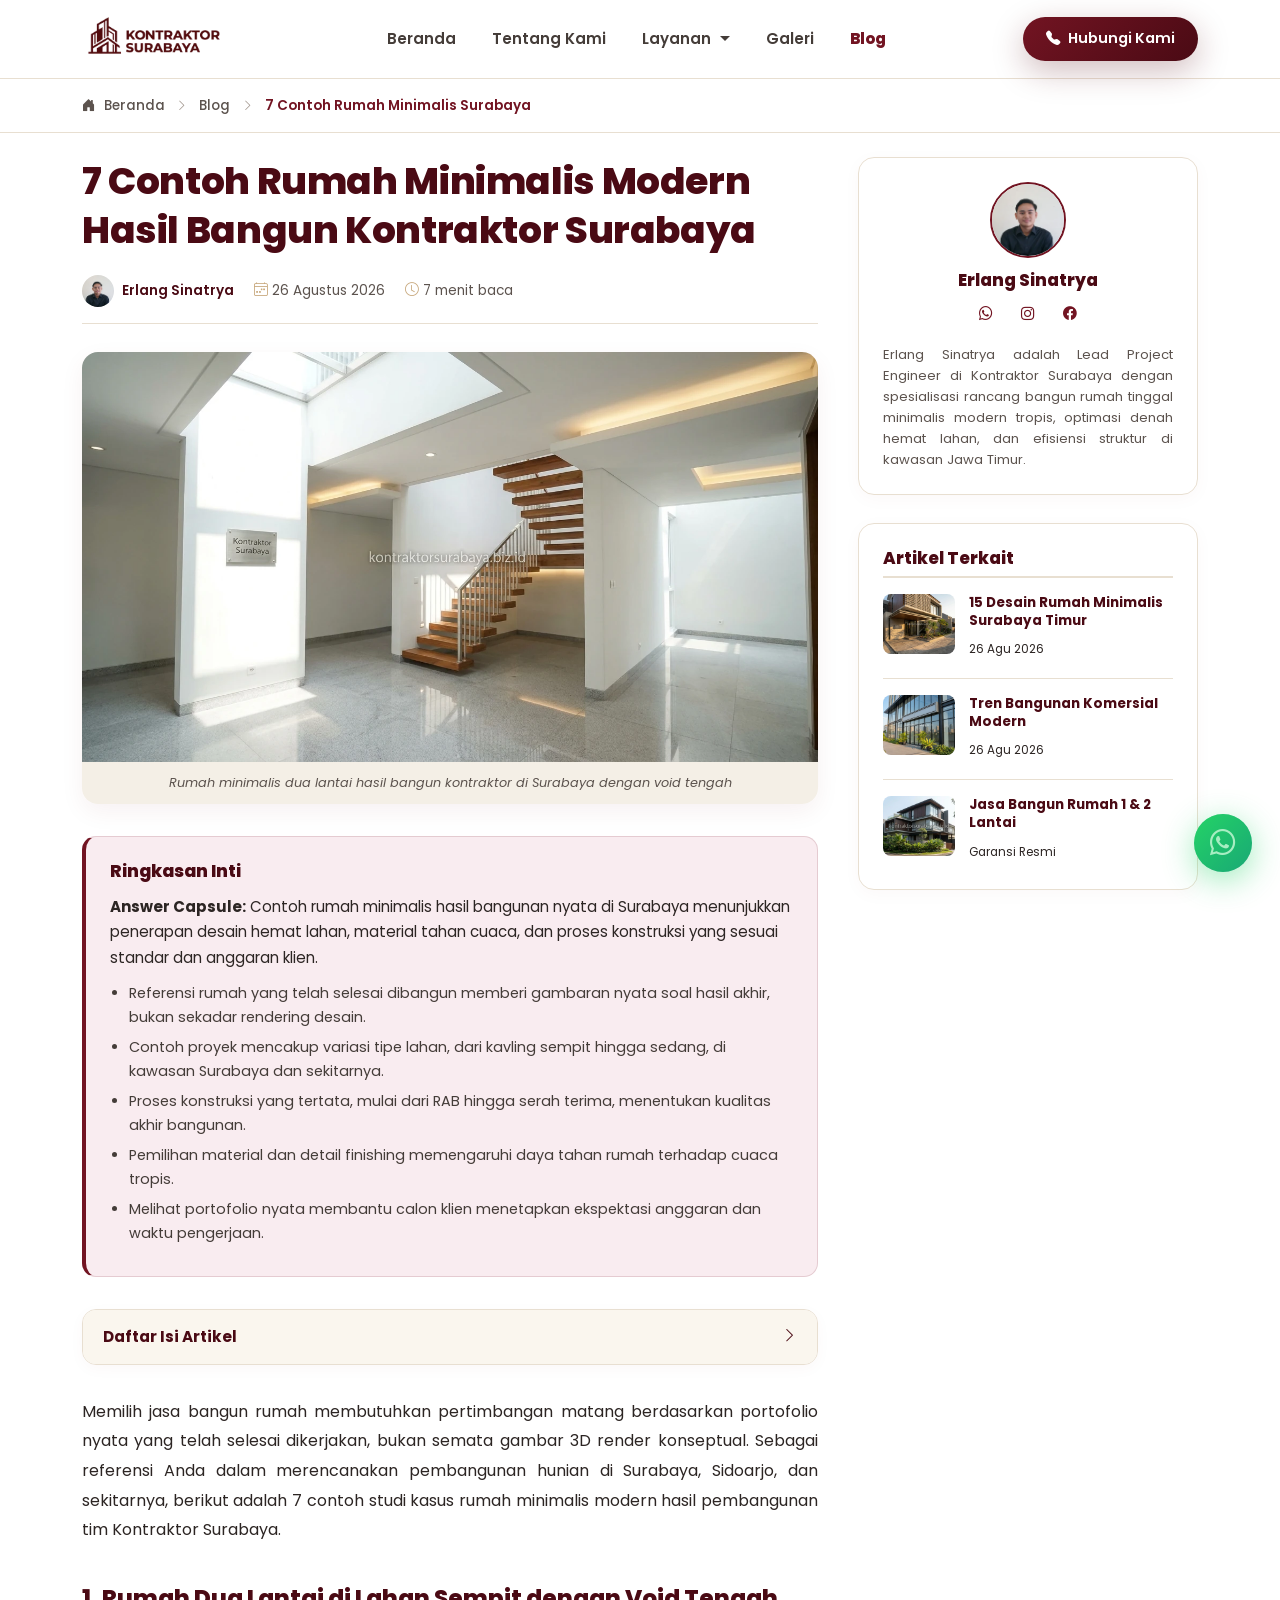
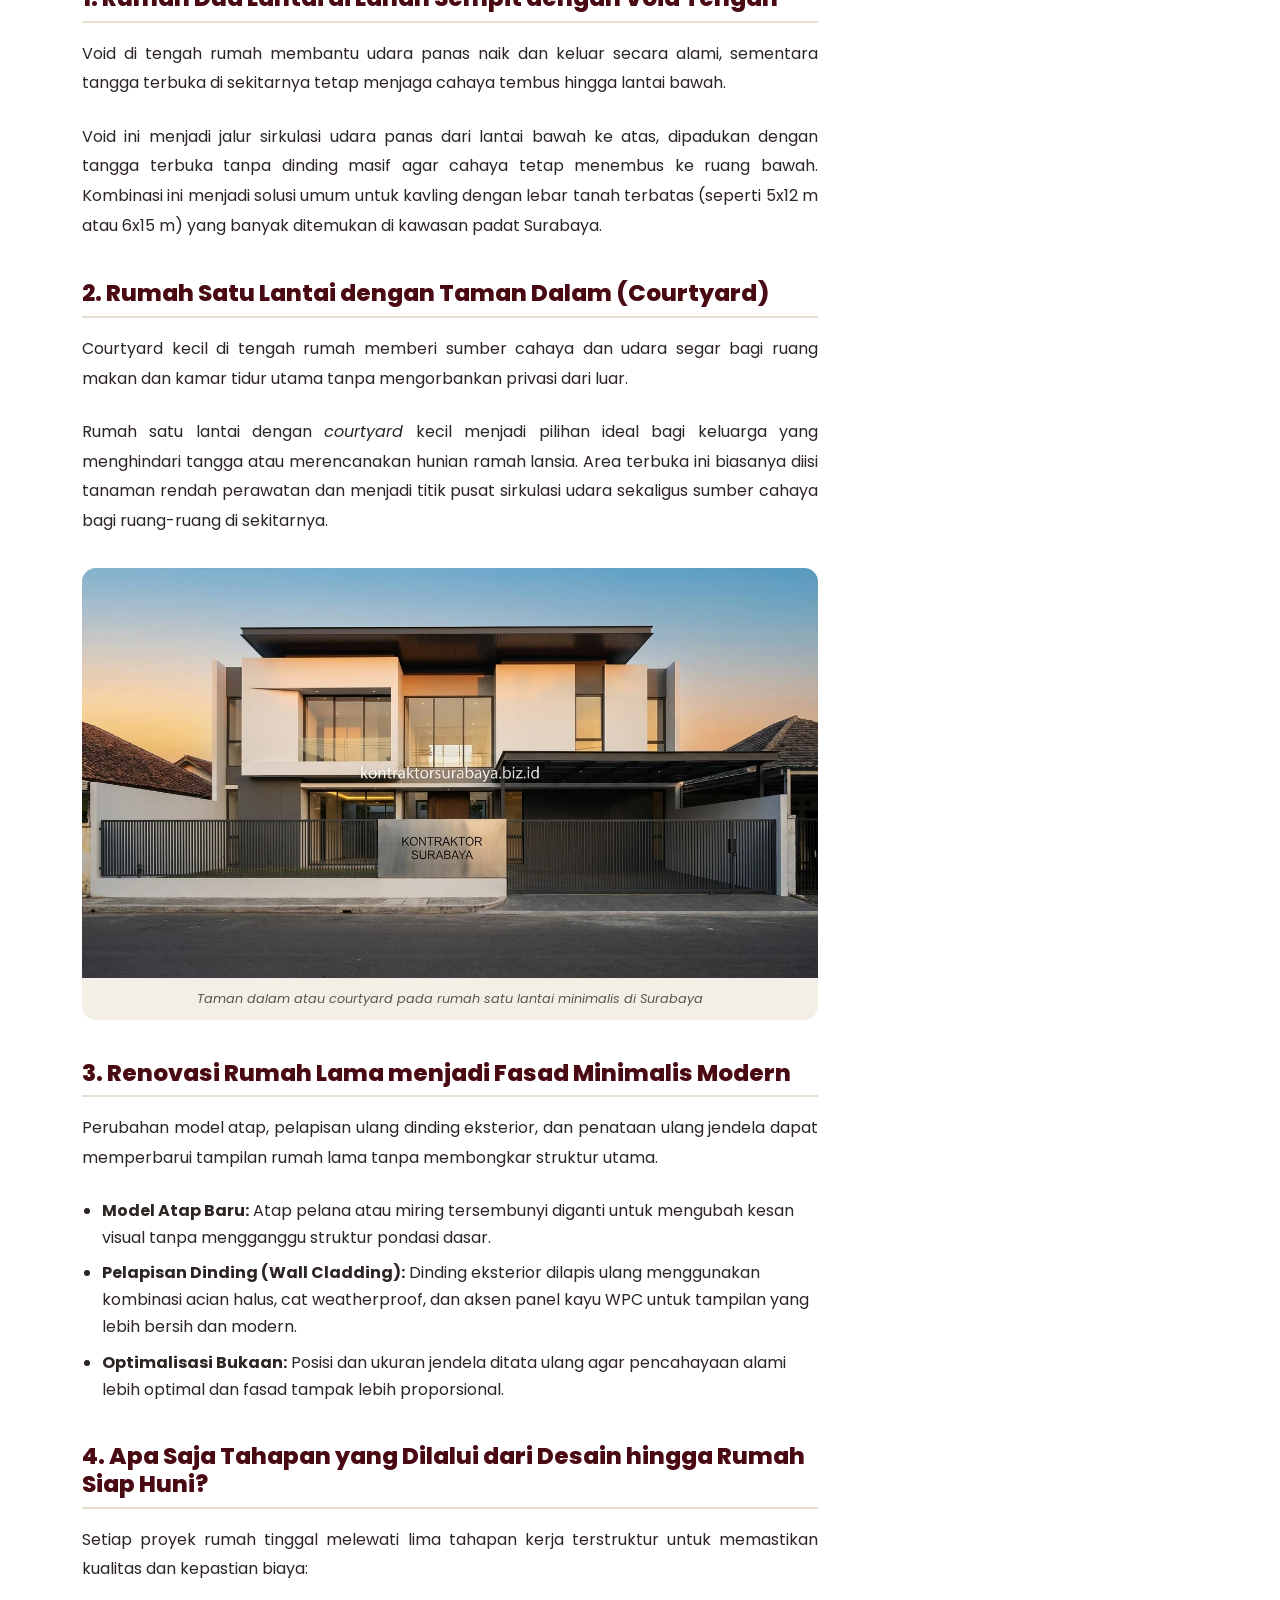
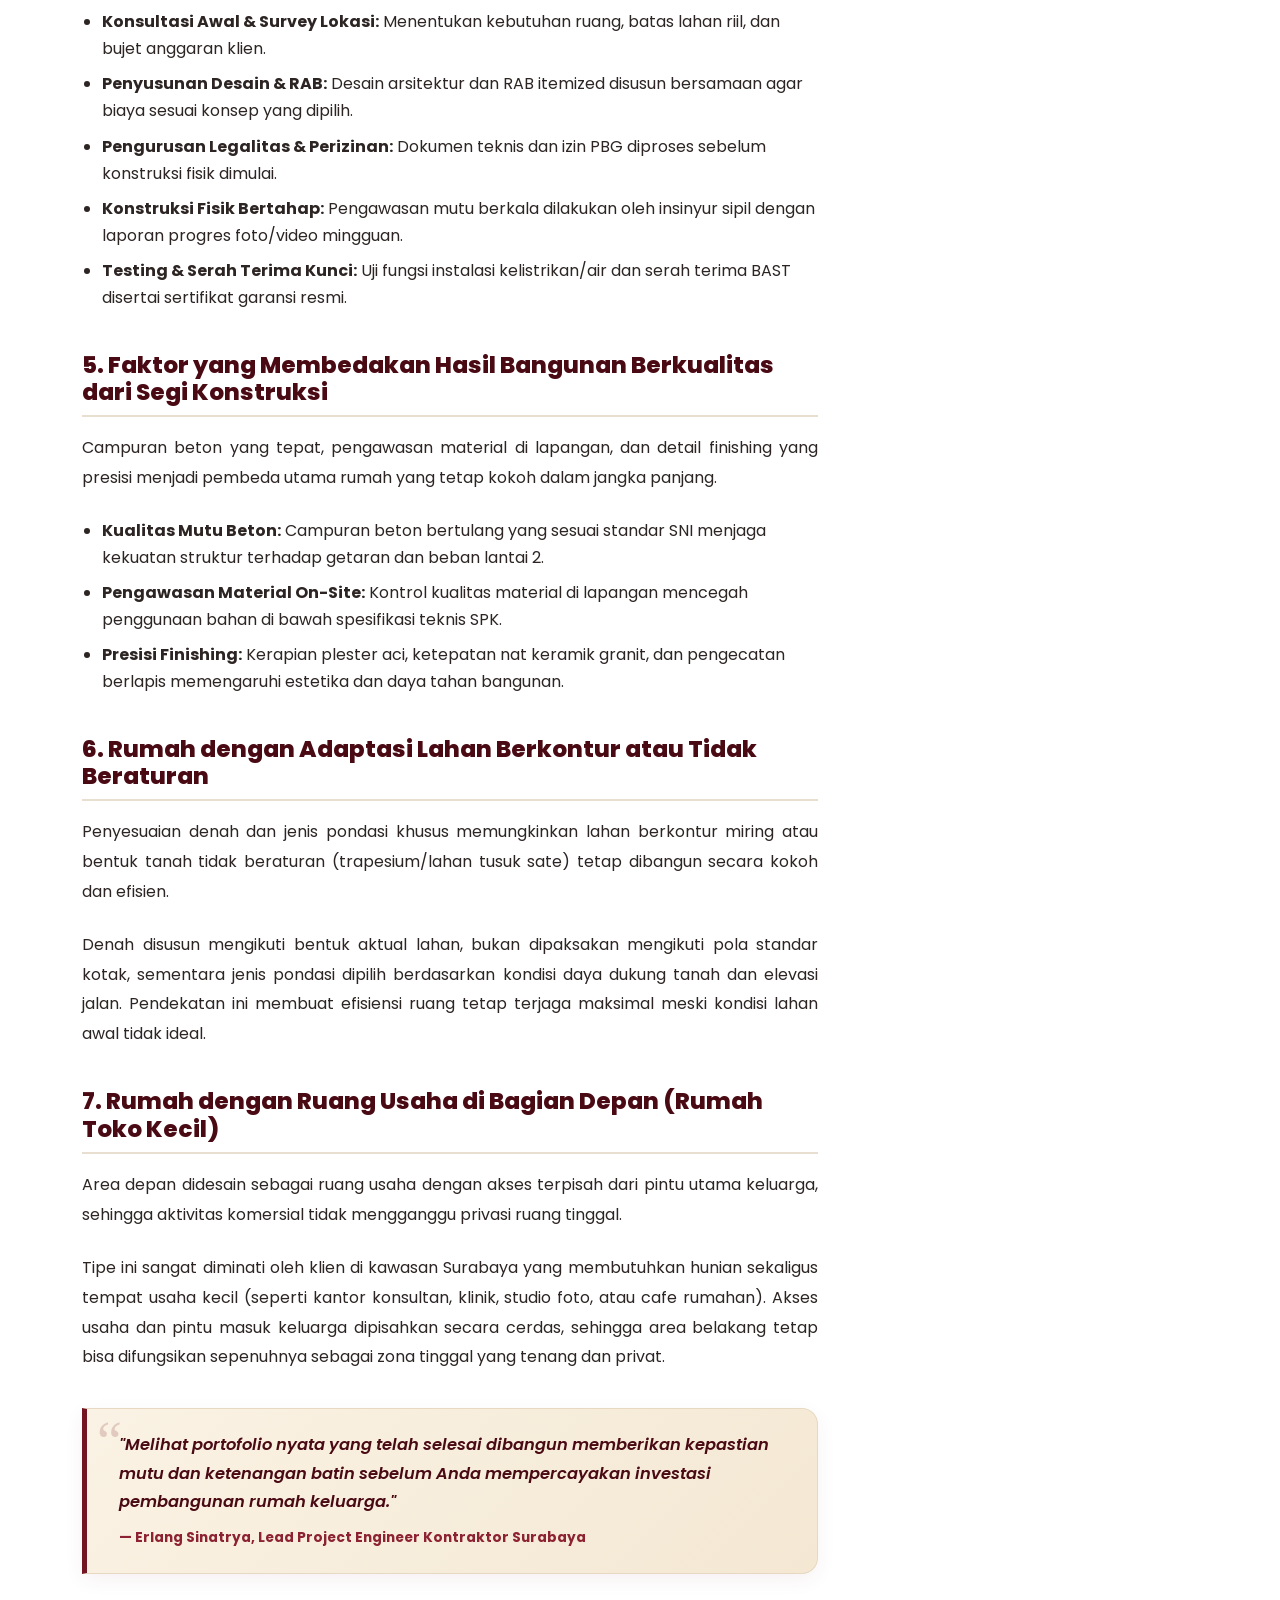
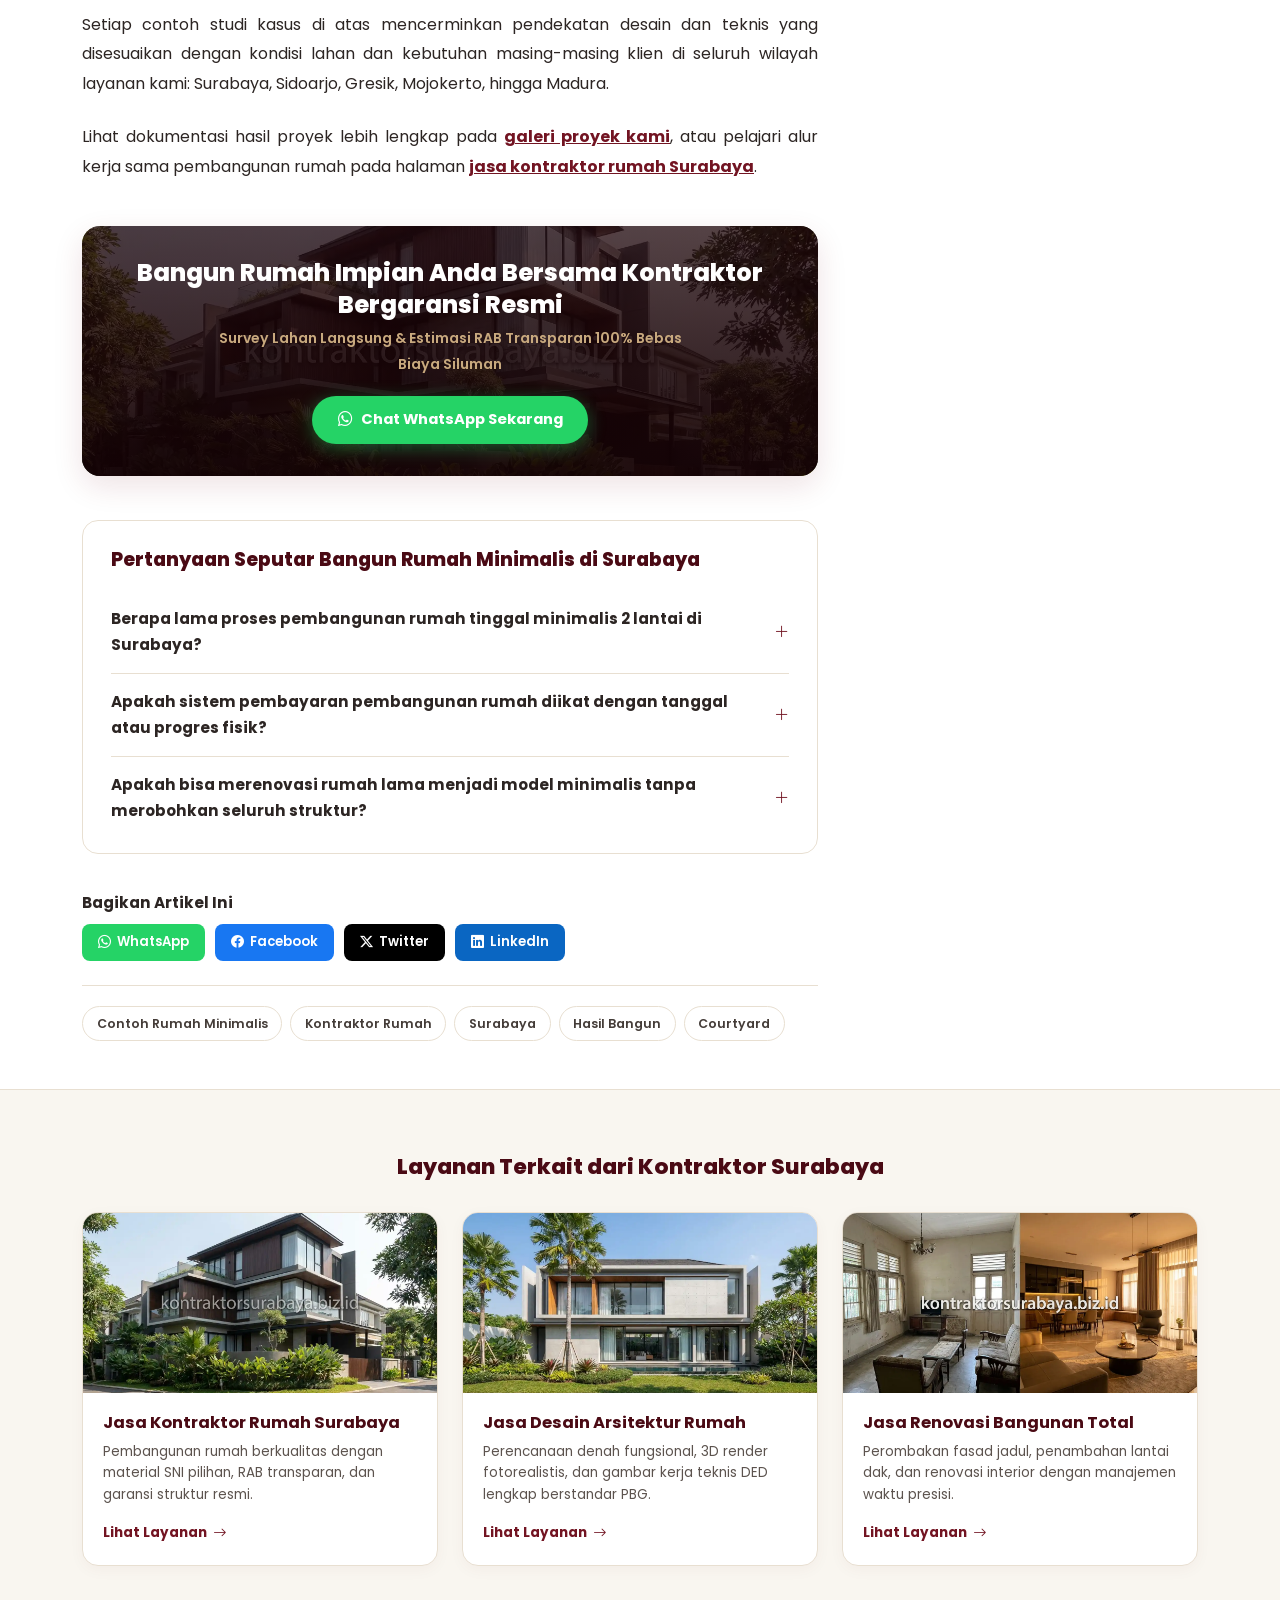
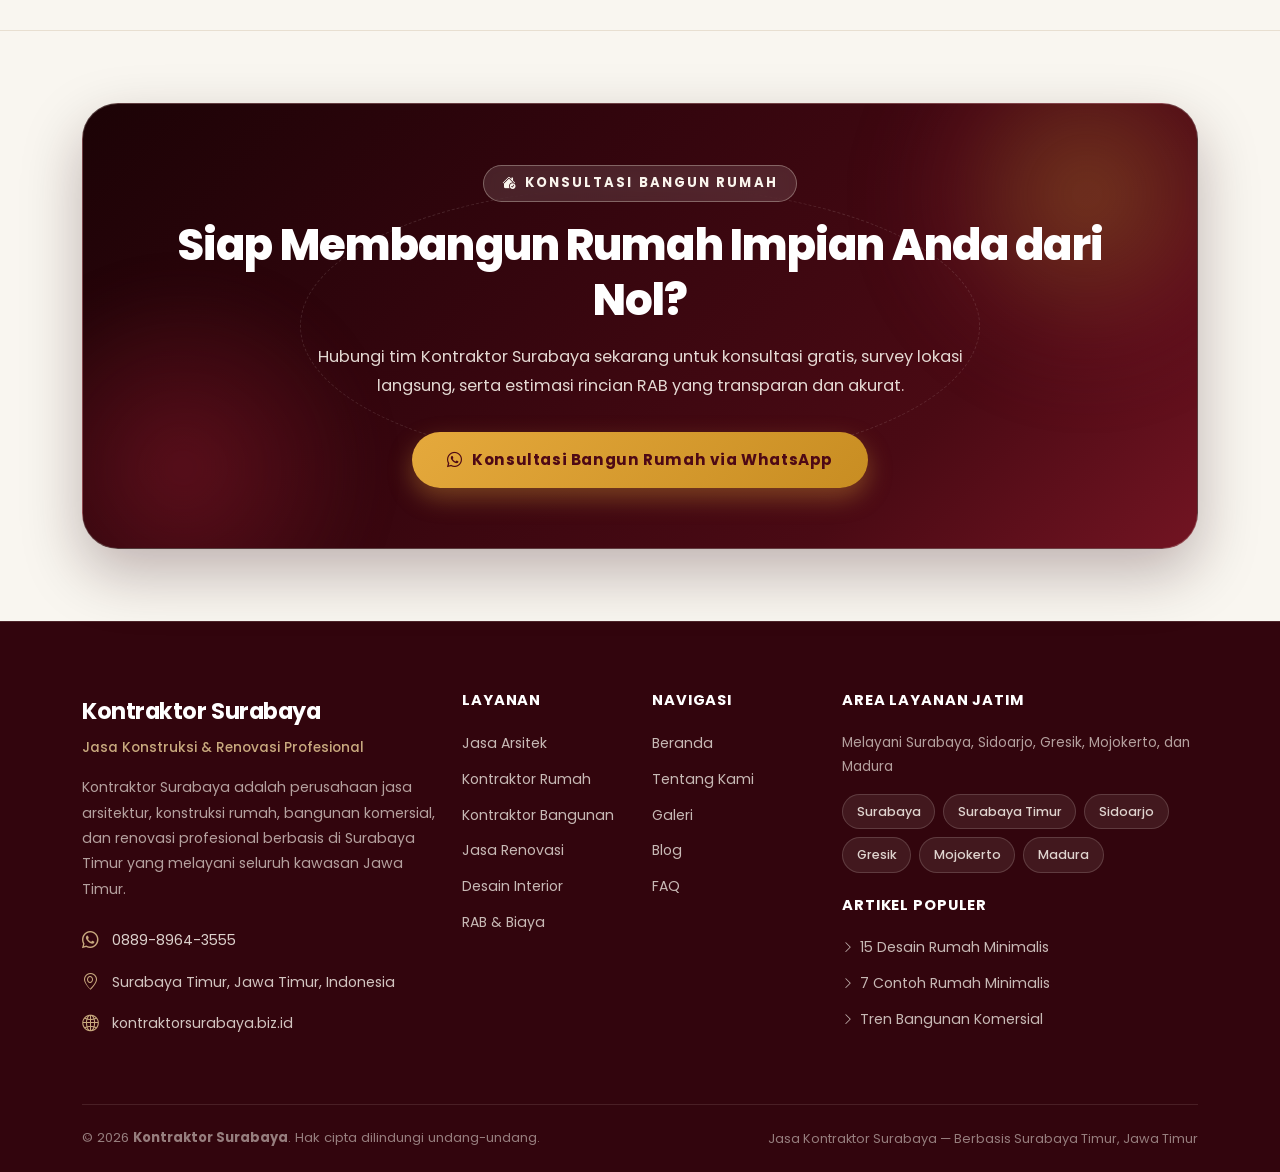
<file: blog/7-contoh-rumah-minimalis-surabaya-sukses.html>
<!DOCTYPE html>
<html lang="id">

<head>
  <meta charset="UTF-8">
  <meta name="viewport" content="width=device-width, initial-scale=1.0">
  <title>7 Contoh Rumah Minimalis Hasil Bangun Kontraktor Surabaya | Kontraktor Surabaya</title>
  <meta name="description"
    content="Lihat 7 contoh rumah minimalis modern yang telah selesai dibangun di Surabaya. Konsultasikan rencana bangun rumah Anda bersama kontraktor berpengalaman.">
  <meta name="keywords"
    content="contoh rumah minimalis surabaya, hasil bangun kontraktor surabaya, bangun rumah minimalis modern, rumah minimalis 2 lantai surabaya, kontraktor rumah surabaya">
  <meta name="author" content="Erlang Sinatrya">
  <meta name="robots" content="index, follow, max-image-preview:large, max-snippet:-1, max-video-preview:-1">
  <meta name="googlebot" content="index, follow">
  <link rel="canonical" href="https://kontraktorsurabaya.biz.id/blog/7-contoh-rumah-minimalis-surabaya-sukses">
  <link rel="alternate" hreflang="id-ID" href="https://kontraktorsurabaya.biz.id/blog/7-contoh-rumah-minimalis-surabaya-sukses">

  <!-- Open Graph (OG) -->
  <meta property="og:locale" content="id_ID">
  <meta property="og:type" content="article">
  <meta property="og:title" content="7 Contoh Rumah Minimalis Hasil Bangun Kontraktor Surabaya">
  <meta property="og:description"
    content="Lihat 7 contoh rumah minimalis modern yang telah selesai dibangun di Surabaya. Konsultasikan rencana bangun rumah Anda bersama kontraktor berpengalaman.">
  <meta property="og:url" content="https://kontraktorsurabaya.biz.id/blog/7-contoh-rumah-minimalis-surabaya-sukses">
  <meta property="og:site_name" content="Kontraktor Surabaya">
  <meta property="og:image" content="https://kontraktorsurabaya.biz.id/assets/img/blog/rumah-minimalis-dua-lantai-hasil-bangun-surabaya.webp">
  <meta property="og:image:type" content="image/webp">
  <meta property="og:image:width" content="1200">
  <meta property="og:image:height" content="630">
  <meta property="og:image:width" content="1200">
  <meta property="og:image:height" content="630">
  <meta property="og:image:alt" content="Rumah minimalis dua lantai hasil bangun kontraktor di Surabaya dengan void tengah">
  <meta property="article:published_time" content="2026-08-26T08:00:00+07:00">
  <meta property="article:modified_time" content="2026-08-26T10:00:00+07:00">
  <meta property="article:author" content="Erlang Sinatrya">
  <meta property="article:section" content="Jasa Kontraktor Rumah">
  <meta property="article:tag" content="Bangun Rumah">

  <!-- Twitter Card -->
  <meta name="twitter:card" content="summary_large_image">
  <meta name="twitter:title" content="7 Contoh Rumah Minimalis Hasil Bangun Kontraktor Surabaya">
  <meta name="twitter:description"
    content="Lihat 7 contoh rumah minimalis modern yang telah selesai dibangun di Surabaya. Konsultasikan rencana bangun rumah Anda bersama kontraktor berpengalaman.">
  <meta name="twitter:image" content="https://kontraktorsurabaya.biz.id/assets/img/blog/rumah-minimalis-dua-lantai-hasil-bangun-surabaya.webp">

  <link rel="icon" type="image/webp" href="../assets/img/favicon-logo.webp">
  <link rel="apple-touch-icon" href="../assets/img/favicon-logo.webp">

  <!-- Google Fonts: Poppins (High-Performance Async Preload) -->
  <link rel="preconnect" href="https://fonts.googleapis.com">
  <link rel="preconnect" href="https://fonts.gstatic.com" crossorigin>
  <link rel="preload" as="style"
    href="https://fonts.googleapis.com/css2?family=Poppins:ital,wght@0,300;0,400;0,500;0,600;0,700;0,800;0,900;1,400;1,600&display=swap">
  <link rel="stylesheet"
    href="https://fonts.googleapis.com/css2?family=Poppins:ital,wght@0,300;0,400;0,500;0,600;0,700;0,800;0,900;1,400;1,600&display=swap"
    media="print" onload="this.media='all'">
  <noscript>
    <link rel="stylesheet"
      href="https://fonts.googleapis.com/css2?family=Poppins:ital,wght@0,300;0,400;0,500;0,600;0,700;0,800;0,900;1,400;1,600&display=swap">
  </noscript>

  <!-- Critical Core CSS -->
  <link rel="stylesheet" href="../assets/vendor/bootstrap/css/bootstrap.min.css">
  <link rel="stylesheet" href="../assets/css/main.min.css">

  <!-- Non-Critical Vendor CSS (Deferred Loading to Eliminate Render-Blocking) -->
  <link rel="preload" href="../assets/vendor/bootstrap-icons/bootstrap-icons.min.css" as="style" onload="this.onload=null;this.rel='stylesheet'">
  <noscript><link rel="stylesheet" href="../assets/vendor/bootstrap-icons/bootstrap-icons.min.css"></noscript>
  <link rel="preload" href="../assets/vendor/aos/aos.css" as="style" onload="this.onload=null;this.rel='stylesheet'">
  <noscript><link rel="stylesheet" href="../assets/vendor/aos/aos.css"></noscript>
  <link rel="preload" href="../assets/vendor/glightbox/css/glightbox.min.css" as="style" onload="this.onload=null;this.rel='stylesheet'">
  <noscript><link rel="stylesheet" href="../assets/vendor/glightbox/css/glightbox.min.css"></noscript>
  <link rel="preload" href="https://cdn.jsdelivr.net/npm/swiper@11/swiper-bundle.min.css" as="style" onload="this.onload=null;this.rel='stylesheet'">
  <noscript><link rel="stylesheet" href="https://cdn.jsdelivr.net/npm/swiper@11/swiper-bundle.min.css"></noscript>

  <!-- Schema Markup JSON-LD -->
  <script type="application/ld+json">
  {
    "@context": "https://schema.org",
    "@graph": [
      {
        "@type": ["LocalBusiness", "GeneralContractor", "ProfessionalService"],
        "@id": "https://kontraktorsurabaya.biz.id/#organization",
        "name": "Kontraktor Surabaya",
        "alternateName": "PT Kontraktor Surabaya Jaya",
        "url": "https://kontraktorsurabaya.biz.id/",
        "logo": {
          "@type": "ImageObject",
          "@id": "https://kontraktorsurabaya.biz.id/#logo",
          "url": "https://kontraktorsurabaya.biz.id/assets/img/logo-header.webp"
        },
        "image": [
          "https://kontraktorsurabaya.biz.id/assets/img/hero/hero.webp",
          "https://kontraktorsurabaya.biz.id/assets/img/logo-header.webp"
        ],
        "telephone": "+62088989643555",
        "priceRange": "Rp 3.500.000 - Rp 10.000.000 per m²",
        "address": {
          "@type": "PostalAddress",
          "streetAddress": "Jl. Raya Rungkut Madya No. 88, Rungkut",
          "addressLocality": "Surabaya Timur",
          "addressRegion": "Jawa Timur",
          "postalCode": "60293",
          "addressCountry": "ID"
        },
        "geo": {
          "@type": "GeoCoordinates",
          "latitude": -7.3195,
          "longitude": 112.7842
        },
        "areaServed": [
          {"@type": "AdministrativeArea", "name": "Surabaya"},
          {"@type": "AdministrativeArea", "name": "Sidoarjo"},
          {"@type": "AdministrativeArea", "name": "Gresik"},
          {"@type": "AdministrativeArea", "name": "Mojokerto"},
          {"@type": "AdministrativeArea", "name": "Madura"}
        ]
      },
      {
        "@type": "Article",
        "@id": "https://kontraktorsurabaya.biz.id/blog/7-contoh-rumah-minimalis-surabaya-sukses#article",
        "headline": "7 Contoh Rumah Minimalis Modern Hasil Bangun Kontraktor Surabaya",
        "description": "Lihat 7 contoh rumah minimalis modern yang telah selesai dibangun di Surabaya. Konsultasikan rencana bangun rumah Anda bersama kontraktor berpengalaman.",
        "url": "https://kontraktorsurabaya.biz.id/blog/7-contoh-rumah-minimalis-surabaya-sukses",
        "mainEntityOfPage": {
          "@type": "WebPage",
          "@id": "https://kontraktorsurabaya.biz.id/blog/7-contoh-rumah-minimalis-surabaya-sukses"
        },
        "datePublished": "2026-08-26T08:00:00+07:00",
        "dateModified": "2026-08-26T10:00:00+07:00",
        "author": {
          "@type": "Person",
          "name": "Erlang Sinatrya",
          "url": "https://kontraktorsurabaya.biz.id/tentang-kami",
          "jobTitle": "Lead Project Engineer",
          "worksFor": {
            "@type": "Organization",
            "name": "Kontraktor Surabaya"
          }
        },
        "publisher": {
          "@id": "https://kontraktorsurabaya.biz.id/#organization"
        },
        "image": {
          "@type": "ImageObject",
          "url": "https://kontraktorsurabaya.biz.id/assets/img/blog/rumah-minimalis-dua-lantai-hasil-bangun-surabaya.webp",
          "width": 1200,
          "height": 630
        },
        "inLanguage": "id-ID",
        "articleSection": ["Jasa Kontraktor Rumah", "Portofolio Bangun"],
        "keywords": ["contoh rumah minimalis surabaya", "hasil bangun kontraktor surabaya", "bangun rumah minimalis modern", "kontraktor rumah surabaya"]
      },
      {
        "@type": "BreadcrumbList",
        "itemListElement": [
          { "@type": "ListItem", "position": 1, "name": "Beranda", "item": "https://kontraktorsurabaya.biz.id/" },
          { "@type": "ListItem", "position": 2, "name": "Blog", "item": "https://kontraktorsurabaya.biz.id/blog" },
          { "@type": "ListItem", "position": 3, "name": "7 Contoh Rumah Minimalis Surabaya", "item": "https://kontraktorsurabaya.biz.id/blog/7-contoh-rumah-minimalis-surabaya-sukses" }
        ]
      },
      {
        "@type": "FAQPage",
        "mainEntity": [
          {
            "@type": "Question",
            "name": "Berapa lama proses pembangunan rumah tinggal minimalis 2 lantai di Surabaya?",
            "acceptedAnswer": { "@type": "Answer", "text": "Pembangunan rumah 2 lantai standar luas 120-200 m² umumnya memakan waktu 5 hingga 8 bulan kalender, tergantung pada tingkat kerumitan desain, kondisi tanah, dan cuaca lapangan." }
          },
          {
            "@type": "Question",
            "name": "Apakah sistem pembayaran pembangunan rumah diikat dengan tanggal atau progres fisik?",
            "acceptedAnswer": { "@type": "Answer", "text": "Pembayaran di Kontraktor Surabaya 100% menggunakan sistem termin berbasis progres fisik riil di lapangan (opname bersama), bukan berdasarkan tanggal jatuh tempo." }
          },
          {
            "@type": "Question",
            "name": "Apakah bisa merenovasi rumah lama menjadi model minimalis tanpa merobohkan seluruh struktur?",
            "acceptedAnswer": { "@type": "Answer", "text": "Bisa. Dengan peremajaan fasad, penyesuaian model atap, dan pembongkaran non-struktural (partisi), tampilan rumah dapat berubah total menjadi minimalis modern dengan biaya yang jauh lebih hemat." }
          }
        ]
      }
    ]
  }
  </script>
</head>

<body class="blog-details-page">

  <!-- ══ NAVBAR ═════════════════════════════════════════════════════════════════ -->
  <nav id="navbar" class="navbar navbar-expand-lg fixed-top" role="navigation" aria-label="Navigasi utama">
    <div class="container">
      <a class="navbar-brand d-flex align-items-center" href="/"
        aria-label="Kontraktor Surabaya - Beranda">
        <img src="../assets/img/logo-header.webp" alt="Logo Kontraktor Surabaya" class="logo-img" width="160" height="54"
          fetchpriority="high" onerror="this.style.display='none'">
      </a>

      <!-- Custom Modern Hamburger Toggler -->
      <button class="navbar-toggler custom-toggler shadow-none" type="button" data-bs-toggle="offcanvas"
        data-bs-target="#navOffcanvas" aria-controls="navOffcanvas" aria-label="Buka menu navigasi">
        <span class="toggler-bar"></span>
        <span class="toggler-bar"></span>
        <span class="toggler-bar"></span>
      </button>

      <!-- Offcanvas Navigation Drawer -->
      <div class="offcanvas offcanvas-end" tabindex="-1" id="navOffcanvas" aria-labelledby="navOffcanvasLabel">

        <div class="offcanvas-header d-flex d-lg-none align-items-center justify-content-between">
          <span class="drawer-title fw-bold text-maroon fs-6 mb-0" id="navOffcanvasLabel">Menu Navigasi</span>
          <button type="button" class="btn-drawer-close shadow-none" data-bs-dismiss="offcanvas" aria-label="Tutup navigasi">
            <i class="bi bi-x-lg"></i>
          </button>
        </div>

        <div class="offcanvas-body">
          <ul class="navbar-nav mx-auto align-items-lg-center gap-lg-1 mb-2 mb-lg-0">
            <li class="nav-item">
              <a class="nav-link" href="/">Beranda</a>
            </li>
            <li class="nav-item">
              <a class="nav-link" href="/tentang-kami">Tentang Kami</a>
            </li>
            <li class="nav-item dropdown">
              <a class="nav-link dropdown-toggle" href="/layanan" id="dropLayanan" role="button"
                data-bs-toggle="dropdown" aria-expanded="false">
                Layanan
              </a>
              <ul class="dropdown-menu" aria-labelledby="dropLayanan">
                <li><a class="dropdown-item" href="/layanan"><i
                      class="bi bi-grid-fill me-2 text-maroon"></i>Semua Layanan</a></li>
                <li><hr class="dropdown-divider my-1"></li>
                <li><a class="dropdown-item" href="/layanan/jasa-arsitek-surabaya"><i
                      class="bi bi-pencil-square me-2 text-maroon"></i>Jasa Arsitek</a></li>
                <li><a class="dropdown-item" href="/layanan/kontraktor-rumah-surabaya"><i
                      class="bi bi-house-fill me-2 text-maroon"></i>Kontraktor Rumah</a></li>
                <li><a class="dropdown-item" href="/layanan/kontraktor-bangunan-surabaya"><i
                      class="bi bi-building-fill me-2 text-maroon"></i>Kontraktor Bangunan</a></li>
                <li><a class="dropdown-item" href="/layanan/jasa-renovasi-surabaya"><i
                      class="bi bi-arrow-repeat me-2 text-maroon"></i>Renovasi Bangunan</a></li>
                <li><a class="dropdown-item" href="/layanan/jasa-desain-interior-surabaya"><i
                      class="bi bi-palette-fill me-2 text-maroon"></i>Desain Interior</a></li>
                <li><a class="dropdown-item" href="/layanan/rab-estimasi-biaya-surabaya"><i
                      class="bi bi-calculator-fill me-2 text-maroon"></i>RAB &amp; Estimasi Biaya</a></li>
              </ul>
            </li>
            <li class="nav-item">
              <a class="nav-link" href="/galeri">Galeri</a>
            </li>
            <li class="nav-item">
              <a class="nav-link active" href="/blog" aria-current="page">Blog</a>
            </li>
          </ul>

          <div class="d-none d-lg-flex align-items-center mt-3 mt-lg-0">
            <a class="nav-link nav-cta d-inline-flex align-items-center gap-2" id="nav-wa-cta"
              href="https://wa.me/62088989643555?text=Halo%2C+saya+ingin+konsultasi+Bangun+Rumah+Minimalis" target="_blank"
              rel="noopener noreferrer">
              <i class="bi bi-telephone-fill"></i> Hubungi Kami
            </a>
          </div>

        </div>
      </div>

    </div>
  </nav>

  <main class="main" id="main-content">

    <!-- ══ BREADCRUMB BAR ═══════════════════════════════════════════════════════ -->
    <div class="breadcrumb-bar">
      <div class="container">
        <a href="/"><i class="bi bi-house-door-fill me-1"></i> Beranda</a>
        <span class="separator"><i class="bi bi-chevron-right"></i></span>
        <a href="/blog">Blog</a>
        <span class="separator"><i class="bi bi-chevron-right"></i></span>
        <span>7 Contoh Rumah Minimalis Surabaya</span>
      </div>
    </div>

    <!-- ══ MAIN ARTICLE SECTION ═════════════════════════════════════════════════ -->
    <section class="section pt-4 pb-5" style="background:var(--white);">
      <div class="container">
        <div class="article-layout">

          <!-- MAIN CONTENT -->
          <div class="article-main">

            <h1 class="article-title" data-aos="fade-up">
              7 Contoh Rumah Minimalis Modern Hasil Bangun Kontraktor Surabaya
            </h1>

            <div class="article-top-meta" data-aos="fade-up" data-aos-delay="100">
              <div class="meta-author">
                <img src="../assets/img/person/erlang.webp" alt="Erlang Sinatrya" onerror="this.src='../assets/img/favicon-logo.webp'">
                <span>Erlang Sinatrya</span>
              </div>
              <span><i class="bi bi-calendar4-week text-gold"></i> 26 Agustus 2026</span>
              <span><i class="bi bi-clock text-gold"></i> 7 menit baca</span>
            </div>

            <!-- Featured Image -->
            <div class="featured-image-wrap" data-aos="zoom-in">
              <img src="../assets/img/blog/rumah-minimalis-dua-lantai-hasil-bangun-surabaya.webp"
                alt="Rumah minimalis dua lantai hasil bangun kontraktor di Surabaya dengan void tengah" loading="lazy" decoding="async"
                onerror="this.src='../assets/img/hero/hero.webp'">
              <div class="featured-caption">Rumah minimalis dua lantai hasil bangun kontraktor di Surabaya dengan void tengah</div>
            </div>

            <!-- Summary Box (Answer Capsule & Ringkasan Inti) -->
            <div class="summary-box" data-aos="fade-up">
              <h3>Ringkasan Inti</h3>
              <p>
                <strong>Answer Capsule:</strong> Contoh rumah minimalis hasil bangunan nyata di Surabaya menunjukkan penerapan desain hemat lahan, material tahan cuaca, dan proses konstruksi yang sesuai standar dan anggaran klien.
              </p>
              <ul>
                <li>Referensi rumah yang telah selesai dibangun memberi gambaran nyata soal hasil akhir, bukan sekadar rendering desain.</li>
                <li>Contoh proyek mencakup variasi tipe lahan, dari kavling sempit hingga sedang, di kawasan Surabaya dan sekitarnya.</li>
                <li>Proses konstruksi yang tertata, mulai dari RAB hingga serah terima, menentukan kualitas akhir bangunan.</li>
                <li>Pemilihan material dan detail finishing memengaruhi daya tahan rumah terhadap cuaca tropis.</li>
                <li>Melihat portofolio nyata membantu calon klien menetapkan ekspektasi anggaran dan waktu pengerjaan.</li>
              </ul>
            </div>

            <!-- TOC Box -->
            <div class="toc-box">
              <button class="toc-toggle"
                onclick="this.classList.toggle('active'); this.nextElementSibling.classList.toggle('show')">
                Daftar Isi Artikel <i class="bi bi-chevron-right"></i>
              </button>
              <div class="toc-content">
                <ul id="auto-toc-list"></ul>
              </div>
            </div>

            <!-- ARTICLE BODY -->
            <div class="article-body">
              <p>
                Memilih jasa bangun rumah membutuhkan pertimbangan matang berdasarkan portofolio nyata yang telah selesai dikerjakan, bukan semata gambar 3D render konseptual. Sebagai referensi Anda dalam merencanakan pembangunan hunian di Surabaya, Sidoarjo, dan sekitarnya, berikut adalah 7 contoh studi kasus rumah minimalis modern hasil pembangunan tim Kontraktor Surabaya.
              </p>

              <h2 id="rumah-dua-lantai-void">1. Rumah Dua Lantai di Lahan Sempit dengan Void Tengah</h2>
              <p>
                Void di tengah rumah membantu udara panas naik dan keluar secara alami, sementara tangga terbuka di sekitarnya tetap menjaga cahaya tembus hingga lantai bawah.
              </p>
              <p>
                Void ini menjadi jalur sirkulasi udara panas dari lantai bawah ke atas, dipadukan dengan tangga terbuka tanpa dinding masif agar cahaya tetap menembus ke ruang bawah. Kombinasi ini menjadi solusi umum untuk kavling dengan lebar tanah terbatas (seperti 5x12 m atau 6x15 m) yang banyak ditemukan di kawasan padat Surabaya.
              </p>

              <h2 id="rumah-satu-lantai-courtyard">2. Rumah Satu Lantai dengan Taman Dalam (Courtyard)</h2>
              <p>
                Courtyard kecil di tengah rumah memberi sumber cahaya dan udara segar bagi ruang makan dan kamar tidur utama tanpa mengorbankan privasi dari luar.
              </p>
              <p>
                Rumah satu lantai dengan <em>courtyard</em> kecil menjadi pilihan ideal bagi keluarga yang menghindari tangga atau merencanakan hunian ramah lansia. Area terbuka ini biasanya diisi tanaman rendah perawatan dan menjadi titik pusat sirkulasi udara sekaligus sumber cahaya bagi ruang-ruang di sekitarnya.
              </p>

              <!-- In-Article Image: Courtyard -->
              <figure class="body-figure" data-aos="fade-up">
                <img src="../assets/img/blog/courtyard-rumah-satu-lantai-surabaya.webp"
                  alt="Taman dalam atau courtyard pada rumah satu lantai minimalis di Surabaya" loading="lazy" decoding="async">
                <figcaption>Taman dalam atau courtyard pada rumah satu lantai minimalis di Surabaya</figcaption>
              </figure>

              <h2 id="renovasi-fasad-modern">3. Renovasi Rumah Lama menjadi Fasad Minimalis Modern</h2>
              <p>
                Perubahan model atap, pelapisan ulang dinding eksterior, dan penataan ulang jendela dapat memperbarui tampilan rumah lama tanpa membongkar struktur utama.
              </p>
              <ul>
                <li><strong>Model Atap Baru:</strong> Atap pelana atau miring tersembunyi diganti untuk mengubah kesan visual tanpa mengganggu struktur pondasi dasar.</li>
                <li><strong>Pelapisan Dinding (Wall Cladding):</strong> Dinding eksterior dilapis ulang menggunakan kombinasi acian halus, cat weatherproof, dan aksen panel kayu WPC untuk tampilan yang lebih bersih dan modern.</li>
                <li><strong>Optimalisasi Bukaan:</strong> Posisi dan ukuran jendela ditata ulang agar pencahayaan alami lebih optimal dan fasad tampak lebih proporsional.</li>
              </ul>

              <h2 id="tahapan-proyek-bangun">4. Apa Saja Tahapan yang Dilalui dari Desain hingga Rumah Siap Huni?</h2>
              <p>
                Setiap proyek rumah tinggal melewati lima tahapan kerja terstruktur untuk memastikan kualitas dan kepastian biaya:
              </p>
              <ul>
                <li><strong>Konsultasi Awal &amp; Survey Lokasi:</strong> Menentukan kebutuhan ruang, batas lahan riil, dan bujet anggaran klien.</li>
                <li><strong>Penyusunan Desain &amp; RAB:</strong> Desain arsitektur dan RAB itemized disusun bersamaan agar biaya sesuai konsep yang dipilih.</li>
                <li><strong>Pengurusan Legalitas &amp; Perizinan:</strong> Dokumen teknis dan izin PBG diproses sebelum konstruksi fisik dimulai.</li>
                <li><strong>Konstruksi Fisik Bertahap:</strong> Pengawasan mutu berkala dilakukan oleh insinyur sipil dengan laporan progres foto/video mingguan.</li>
                <li><strong>Testing &amp; Serah Terima Kunci:</strong> Uji fungsi instalasi kelistrikan/air dan serah terima BAST disertai sertifikat garansi resmi.</li>
              </ul>

              <h2 id="faktor-kualitas-konstruksi">5. Faktor yang Membedakan Hasil Bangunan Berkualitas dari Segi Konstruksi</h2>
              <p>
                Campuran beton yang tepat, pengawasan material di lapangan, dan detail finishing yang presisi menjadi pembeda utama rumah yang tetap kokoh dalam jangka panjang.
              </p>
              <ul>
                <li><strong>Kualitas Mutu Beton:</strong> Campuran beton bertulang yang sesuai standar SNI menjaga kekuatan struktur terhadap getaran dan beban lantai 2.</li>
                <li><strong>Pengawasan Material On-Site:</strong> Kontrol kualitas material di lapangan mencegah penggunaan bahan di bawah spesifikasi teknis SPK.</li>
                <li><strong>Presisi Finishing:</strong> Kerapian plester aci, ketepatan nat keramik granit, dan pengecatan berlapis memengaruhi estetika dan daya tahan bangunan.</li>
              </ul>

              <h2 id="lahan-berkontur">6. Rumah dengan Adaptasi Lahan Berkontur atau Tidak Beraturan</h2>
              <p>
                Penyesuaian denah dan jenis pondasi khusus memungkinkan lahan berkontur miring atau bentuk tanah tidak beraturan (trapesium/lahan tusuk sate) tetap dibangun secara kokoh dan efisien.
              </p>
              <p>
                Denah disusun mengikuti bentuk aktual lahan, bukan dipaksakan mengikuti pola standar kotak, sementara jenis pondasi dipilih berdasarkan kondisi daya dukung tanah dan elevasi jalan. Pendekatan ini membuat efisiensi ruang tetap terjaga maksimal meski kondisi lahan awal tidak ideal.
              </p>

              <h2 id="rumah-toko-usaha">7. Rumah dengan Ruang Usaha di Bagian Depan (Rumah Toko Kecil)</h2>
              <p>
                Area depan didesain sebagai ruang usaha dengan akses terpisah dari pintu utama keluarga, sehingga aktivitas komersial tidak mengganggu privasi ruang tinggal.
              </p>
              <p>
                Tipe ini sangat diminati oleh klien di kawasan Surabaya yang membutuhkan hunian sekaligus tempat usaha kecil (seperti kantor konsultan, klinik, studio foto, atau cafe rumahan). Akses usaha dan pintu masuk keluarga dipisahkan secara cerdas, sehingga area belakang tetap bisa difungsikan sepenuhnya sebagai zona tinggal yang tenang dan privat.
              </p>

              <blockquote class="article-quote">
                <p>"Melihat portofolio nyata yang telah selesai dibangun memberikan kepastian mutu dan ketenangan batin sebelum Anda mempercayakan investasi pembangunan rumah keluarga."</p>
                <span class="quote-author">— Erlang Sinatrya, Lead Project Engineer Kontraktor Surabaya</span>
              </blockquote>

              <p class="mt-4">
                Setiap contoh studi kasus di atas mencerminkan pendekatan desain dan teknis yang disesuaikan dengan kondisi lahan dan kebutuhan masing-masing klien di seluruh wilayah layanan kami: Surabaya, Sidoarjo, Gresik, Mojokerto, hingga Madura.
              </p>
              <p>
                Lihat dokumentasi hasil proyek lebih lengkap pada <a href="/galeri" class="fw-bold text-maroon">galeri proyek kami</a>, atau pelajari alur kerja sama pembangunan rumah pada halaman <a href="/layanan/kontraktor-rumah-surabaya" class="fw-bold text-maroon">jasa kontraktor rumah Surabaya</a>.
              </p>

              <!-- Centered High-Contrast Promo Banner -->
              <a href="https://wa.me/62088989643555?text=Halo%2C+saya+ingin+konsultasi+Bangun+Rumah+dari+artikel+contoh+proyek" target="_blank" class="promo-banner" data-aos="fade-up">
                <img src="../assets/img/layanan/pembangunan-rumah-modern-surabaya.webp"
                  alt="Konsultasi Jasa Bangun Rumah Kontraktor Surabaya via WhatsApp" loading="lazy">
                <div class="promo-overlay">
                  <div class="promo-text">Bangun Rumah Impian Anda Bersama Kontraktor Bergaransi Resmi</div>
                  <div class="promo-subtext">Survey Lahan Langsung &amp; Estimasi RAB Transparan 100% Bebas Biaya Siluman</div>
                  <div class="promo-cta"><i class="bi bi-whatsapp"></i> Chat WhatsApp Sekarang</div>
                </div>
              </a>

            </div>

            <!-- Mini FAQ Accordion -->
            <div class="article-faq" data-aos="fade-up">
              <h3>Pertanyaan Seputar Bangun Rumah Minimalis di Surabaya</h3>

              <div class="faq-mini-item">
                <button class="faq-mini-question">
                  Berapa lama proses pembangunan rumah tinggal minimalis 2 lantai di Surabaya?
                  <i class="bi bi-plus-lg"></i>
                </button>
                <div class="faq-mini-answer">
                  <div class="faq-mini-answer-inner">
                    <p>
                      Pembangunan rumah 2 lantai standar luas 120-200 m² umumnya memakan waktu 5 hingga 8 bulan kalender, tergantung pada tingkat kerumitan desain, kondisi tanah, dan cuaca lapangan.
                    </p>
                  </div>
                </div>
              </div>

              <div class="faq-mini-item">
                <button class="faq-mini-question">
                  Apakah sistem pembayaran pembangunan rumah diikat dengan tanggal atau progres fisik?
                  <i class="bi bi-plus-lg"></i>
                </button>
                <div class="faq-mini-answer">
                  <div class="faq-mini-answer-inner">
                    <p>
                      Pembayaran di Kontraktor Surabaya 100% menggunakan sistem termin berbasis progres fisik riil di lapangan (opname bersama), bukan berdasarkan tanggal jatuh tempo.
                    </p>
                  </div>
                </div>
              </div>

              <div class="faq-mini-item">
                <button class="faq-mini-question">
                  Apakah bisa merenovasi rumah lama menjadi model minimalis tanpa merobohkan seluruh struktur?
                  <i class="bi bi-plus-lg"></i>
                </button>
                <div class="faq-mini-answer">
                  <div class="faq-mini-answer-inner">
                    <p>
                      Bisa. Dengan peremajaan fasad, penyesuaian model atap, dan pembongkaran non-struktural (partisi), tampilan rumah dapat berubah total menjadi minimalis modern dengan biaya yang jauh lebih hemat.
                    </p>
                  </div>
                </div>
              </div>
            </div>

            <!-- Share Buttons -->
            <div class="share-article-box" data-aos="fade-up">
              <h4>Bagikan Artikel Ini</h4>
              <div class="share-buttons-row">
                <a href="#" target="_blank" class="share-btn whatsapp" data-share="whatsapp"><i
                    class="bi bi-whatsapp"></i> WhatsApp</a>
                <a href="#" target="_blank" class="share-btn facebook" data-share="facebook"><i
                    class="bi bi-facebook"></i> Facebook</a>
                <a href="#" target="_blank" class="share-btn twitter" data-share="twitter"><i
                    class="bi bi-twitter-x"></i> Twitter</a>
                <a href="#" target="_blank" class="share-btn linkedin" data-share="linkedin"><i
                    class="bi bi-linkedin"></i> LinkedIn</a>
              </div>
            </div>

            <!-- Tags Footer -->
            <div class="article-tags-footer">
              <a href="/blog" class="tag-pill">Contoh Rumah Minimalis</a>
              <a href="/blog" class="tag-pill">Kontraktor Rumah</a>
              <a href="/blog" class="tag-pill">Surabaya</a>
              <a href="/blog" class="tag-pill">Hasil Bangun</a>
              <a href="/blog" class="tag-pill">Courtyard</a>
            </div>

          </div>

          <!-- SIDEBAR -->
          <aside class="article-sidebar">

            <div class="sidebar-author-card text-center">
              <img src="../assets/img/person/erlang.webp" alt="Erlang Sinatrya" class="mx-auto d-block" onerror="this.src='../assets/img/favicon-logo.webp'">
              <h4>Erlang Sinatrya</h4>
              <div class="sidebar-social">
                <a href="https://wa.me/62088989643555" target="_blank" rel="noopener noreferrer" aria-label="WhatsApp"><i
                    class="bi bi-whatsapp"></i></a>
                <a href="https://instagram.com" target="_blank" rel="noopener noreferrer" aria-label="Instagram"><i
                    class="bi bi-instagram"></i></a>
                <a href="https://facebook.com" target="_blank" rel="noopener noreferrer" aria-label="Facebook"><i
                    class="bi bi-facebook"></i></a>
              </div>
              <p class="desc">
                Erlang Sinatrya adalah Lead Project Engineer di Kontraktor Surabaya dengan spesialisasi rancang bangun rumah tinggal minimalis modern tropis, optimasi denah hemat lahan, dan efisiensi struktur di kawasan Jawa Timur.
              </p>
            </div>

            <div class="sidebar-related">
              <h4>Artikel Terkait</h4>

              <a href="/blog/inspirasi-desain-rumah-minimalis-surabaya" class="related-item">
                <img src="../assets/img/blog/fasad-rumah-minimalis-surabaya-timur.webp"
                  alt="15 Desain Rumah Minimalis Surabaya">
                <div>
                  <h5>15 Desain Rumah Minimalis Surabaya Timur</h5>
                  <span>26 Agu 2026</span>
                </div>
              </a>

              <a href="/blog/tren-bangunan-komersial-surabaya" class="related-item">
                <img src="../assets/img/blog/fasad-kaca-bangunan-komersial-surabaya.webp"
                  alt="Tren Bangunan Komersial Surabaya">
                <div>
                  <h5>Tren Bangunan Komersial Modern</h5>
                  <span>26 Agu 2026</span>
                </div>
              </a>

              <a href="/layanan/kontraktor-rumah-surabaya" class="related-item">
                <img src="../assets/img/layanan/pembangunan-rumah-modern-surabaya.webp"
                  alt="Kontraktor Rumah Surabaya">
                <div>
                  <h5>Jasa Bangun Rumah 1 &amp; 2 Lantai</h5>
                  <span>Garansi Resmi</span>
                </div>
              </a>
            </div>

          </aside>

        </div>
      </div>
    </section>

    <!-- ══ RELATED SERVICES & PORTFOLIO SECTION ═══════════════════════════════ -->
    <section class="related-articles-section" data-aos="fade-up">
      <div class="container">
        <h3 class="related-heading">Layanan Terkait dari Kontraktor Surabaya</h3>
        <div class="related-grid">

          <article class="related-card">
            <a href="/layanan/kontraktor-rumah-surabaya">
              <img src="../assets/img/layanan/pembangunan-rumah-modern-surabaya.webp"
                alt="Jasa Kontraktor Bangun Rumah Surabaya" loading="lazy">
            </a>
            <div class="related-card-content">
              <h4><a href="/layanan/kontraktor-rumah-surabaya">Jasa Kontraktor Rumah Surabaya</a></h4>
              <p>Pembangunan rumah berkualitas dengan material SNI pilihan, RAB transparan, dan garansi struktur resmi.</p>
              <a href="/layanan/kontraktor-rumah-surabaya" class="related-read-more">Lihat Layanan <i class="bi bi-arrow-right"></i></a>
            </div>
          </article>

          <article class="related-card">
            <a href="/layanan/jasa-arsitek-surabaya">
              <img src="../assets/img/layanan/arsitektur-rumah-mewah-surabaya.webp"
                alt="Jasa Arsitek Surabaya" loading="lazy">
            </a>
            <div class="related-card-content">
              <h4><a href="/layanan/jasa-arsitek-surabaya">Jasa Desain Arsitektur Rumah</a></h4>
              <p>Perencanaan denah fungsional, 3D render fotorealistis, dan gambar kerja teknis DED lengkap berstandar PBG.</p>
              <a href="/layanan/jasa-arsitek-surabaya" class="related-read-more">Lihat Layanan <i class="bi bi-arrow-right"></i></a>
            </div>
          </article>

          <article class="related-card">
            <a href="/layanan/jasa-renovasi-surabaya">
              <img src="../assets/img/layanan/proses-renovasi-rumah-surabaya.webp"
                alt="Jasa Renovasi Rumah Surabaya" loading="lazy">
            </a>
            <div class="related-card-content">
              <h4><a href="/layanan/jasa-renovasi-surabaya">Jasa Renovasi Bangunan Total</a></h4>
              <p>Perombakan fasad jadul, penambahan lantai dak, dan renovasi interior dengan manajemen waktu presisi.</p>
              <a href="/layanan/jasa-renovasi-surabaya" class="related-read-more">Lihat Layanan <i class="bi bi-arrow-right"></i></a>
            </div>
          </article>

        </div>
      </div>
    </section>

    <!-- ══ CTA SECTION ══════════════════════════════════════════════════════════ -->
    <section id="cta" class="py-5" style="background:var(--cream);">
      <div class="container py-lg-4">
        <div class="cta-card" data-aos="zoom-in">
          <div class="cta-shape-1" aria-hidden="true"></div>
          <div class="cta-shape-2" aria-hidden="true"></div>
          <div class="cta-shape-3" aria-hidden="true"></div>

          <div class="cta-content-wrap">
            <span class="cta-label"><i class="bi bi-house-check-fill"></i> Konsultasi Bangun Rumah</span>
            <h2 class="cta-title">
              Siap Membangun Rumah Impian Anda dari Nol?
            </h2>
            <p class="cta-desc">
              Hubungi tim Kontraktor Surabaya sekarang untuk konsultasi gratis, survey lokasi langsung, serta estimasi rincian RAB yang transparan dan akurat.
            </p>
            <div class="d-flex justify-content-center">
              <a id="cta-wa-primary"
                href="https://wa.me/62088989643555?text=Halo%2C+saya+ingin+konsultasi+Bangun+Rumah+Minimalis" class="btn-gold"
                target="_blank" rel="noopener noreferrer">
                <i class="bi bi-whatsapp"></i> Konsultasi Bangun Rumah via WhatsApp
              </a>
            </div>
          </div>
        </div>
      </div>
    </section>

  </main>

  <!-- ══ 10. FOOTER ════════════════════════════════════════════════════════════ -->
  <footer id="footer" role="contentinfo" aria-label="Footer Kontraktor Surabaya">
    <div class="container">
      <div class="row gy-5">

        <!-- Brand Col -->
        <div class="col-lg-4">
          <div class="footer-brand">
            <div class="footer-logo-text">Kontraktor Surabaya</div>
            <div class="footer-tagline">Jasa Konstruksi &amp; Renovasi Profesional</div>
          </div>
          <p class="footer-desc">
            Kontraktor Surabaya adalah perusahaan jasa arsitektur, konstruksi rumah, bangunan komersial,
            dan renovasi profesional berbasis di Surabaya Timur yang melayani seluruh kawasan Jawa Timur.
          </p>
          <address>
            <div class="footer-contact-item">
              <i class="bi bi-whatsapp" aria-hidden="true"></i>
              <a href="https://wa.me/62088989643555" target="_blank" rel="noopener noreferrer"
                aria-label="WhatsApp Kontraktor Surabaya">0889-8964-3555</a>
            </div>
            <div class="footer-contact-item">
              <i class="bi bi-geo-alt" aria-hidden="true"></i>
              <span>Surabaya Timur, Jawa Timur, Indonesia</span>
            </div>
            <div class="footer-contact-item">
              <i class="bi bi-globe2" aria-hidden="true"></i>
              <span>kontraktorsurabaya.biz.id</span>
            </div>
          </address>
        </div>

        <!-- Layanan -->
        <div class="col-lg-2 col-md-4 col-6">
          <h3 class="footer-heading">Layanan</h3>
          <ul class="footer-links">
            <li><a href="/layanan/jasa-arsitek-surabaya">Jasa Arsitek</a></li>
            <li><a href="/layanan/kontraktor-rumah-surabaya">Kontraktor Rumah</a></li>
            <li><a href="/layanan/kontraktor-bangunan-surabaya">Kontraktor Bangunan</a></li>
            <li><a href="/layanan/jasa-renovasi-surabaya">Jasa Renovasi</a></li>
            <li><a href="/layanan/jasa-desain-interior-surabaya">Desain Interior</a></li>
            <li><a href="/layanan/rab-estimasi-biaya-surabaya">RAB &amp; Biaya</a></li>
          </ul>
        </div>

        <!-- Navigasi -->
        <div class="col-lg-2 col-md-4 col-6">
          <h3 class="footer-heading">Navigasi</h3>
          <ul class="footer-links">
            <li><a href="/">Beranda</a></li>
            <li><a href="/tentang-kami">Tentang Kami</a></li>
            <li><a href="/galeri">Galeri</a></li>
            <li><a href="/blog">Blog</a></li>
            <li><a href="/#faq">FAQ</a></li>
          </ul>
        </div>

        <!-- Area Layanan & Artikel -->
        <div class="col-lg-4 col-md-4">
          <h3 class="footer-heading">Area Layanan Jatim</h3>
          <p style="font-size:.85rem;color:rgba(250,245,237,.65);margin-bottom:1rem;">
            Melayani Surabaya, Sidoarjo, Gresik, Mojokerto, dan Madura
          </p>
          <div class="footer-area-tags mb-4">
            <span class="area-tag">Surabaya</span>
            <span class="area-tag">Surabaya Timur</span>
            <span class="area-tag">Sidoarjo</span>
            <span class="area-tag">Gresik</span>
            <span class="area-tag">Mojokerto</span>
            <span class="area-tag">Madura</span>
          </div>

          <h3 class="footer-heading" style="margin-top:1.5rem;">Artikel Populer</h3>
          <ul class="footer-links">
            <li><a href="/blog/inspirasi-desain-rumah-minimalis-surabaya"><i class="bi bi-chevron-right"></i> 15 Desain Rumah Minimalis</a></li>
            <li><a href="/blog/7-contoh-rumah-minimalis-surabaya-sukses"><i class="bi bi-chevron-right"></i> 7 Contoh Rumah Minimalis</a></li>
            <li><a href="/blog/tren-bangunan-komersial-surabaya"><i class="bi bi-chevron-right"></i> Tren Bangunan Komersial</a></li>
          </ul>
        </div>

      </div>
    </div>

    <div class="container">
      <div class="footer-bottom d-flex flex-column flex-md-row justify-content-between align-items-center gap-2">
        <p>
          &copy; <span id="footer-year">2026</span> <strong>Kontraktor Surabaya</strong>. Hak cipta dilindungi
          undang-undang.
        </p>
        <p style="font-size:0.8rem;color:rgba(250,245,237,.5);">
          Jasa Kontraktor Surabaya &mdash; Berbasis Surabaya Timur, Jawa Timur
        </p>
      </div>
    </div>

  </footer>

  <!-- WhatsApp Floating Button -->
  <a href="https://wa.me/62088989643555?text=Halo%2C+saya+ingin+konsultasi+proyek" class="wa-float" id="wa-float"
    aria-label="Hubungi Kontraktor Surabaya via WhatsApp" target="_blank" rel="noopener noreferrer">
    <i class="bi bi-whatsapp" aria-hidden="true"></i>
  </a>

  <!-- Scroll to top -->
  <button class="scroll-top" id="scroll-top-btn" aria-label="Kembali ke atas">
    <i class="bi bi-chevron-up" aria-hidden="true"></i>
  </button>

  <!-- ══ VENDOR JS ══════════════════════════════════════════════════════════ -->
  <script src="../assets/vendor/bootstrap/js/bootstrap.bundle.min.js" defer></script>
  <script src="../assets/vendor/aos/aos.js" defer></script>
  <script src="../assets/vendor/purecounter/purecounter_vanilla.js" defer></script>
  <script src="../assets/vendor/glightbox/js/glightbox.min.js" defer></script>
  <script src="../assets/vendor/imagesloaded/imagesloaded.pkgd.min.js" defer></script>
  <script src="../assets/vendor/isotope-layout/isotope.pkgd.min.js" defer></script>
  <script src="https://cdn.jsdelivr.net/npm/swiper@11/swiper-bundle.min.js" defer></script>

  <!-- Main JS -->
  <script src="../assets/js/main.js" defer></script>

  <!-- Article Interactive Scripts -->
  <script>
    document.addEventListener('DOMContentLoaded', function () {
      // 1. Auto-generate Table of Contents dari H2 & H3
      const tocList = document.getElementById('auto-toc-list');
      const headings = document.querySelectorAll('.article-body h2, .article-body h3');

      headings.forEach(function (heading, index) {
        if (!heading.id) heading.id = 'section-' + index;

        const li = document.createElement('li');
        if (heading.tagName === 'H3') li.style.paddingLeft = '16px';

        const a = document.createElement('a');
        a.href = '#' + heading.id;
        a.textContent = heading.textContent;
        li.appendChild(a);
        if (tocList) tocList.appendChild(li);
      });

      // 2. FAQ mini accordion toggle
      document.querySelectorAll('.faq-mini-question').forEach(function (btn) {
        btn.addEventListener('click', function () {
          const item = btn.closest('.faq-mini-item');
          if (item) item.classList.toggle('active');
        });
      });

      // 3. Auto-populate share button URLs
      const pageUrl = encodeURIComponent(window.location.href);
      const pageTitle = encodeURIComponent(document.title);

      const shareLinks = {
        whatsapp: 'https://wa.me/?text=' + pageTitle + '%20' + pageUrl,
        facebook: 'https://www.facebook.com/sharer/sharer.php?u=' + pageUrl,
        twitter: 'https://twitter.com/intent/tweet?url=' + pageUrl + '&text=' + pageTitle,
        linkedin: 'https://www.linkedin.com/sharing/share-offsite/?url=' + pageUrl
      };

      document.querySelectorAll('[data-share]').forEach(function (btn) {
        const type = btn.getAttribute('data-share');
        if (shareLinks[type]) btn.setAttribute('href', shareLinks[type]);
      });

      // 4. Footer year
      var yearEl = document.getElementById('footer-year');
      if (yearEl) yearEl.textContent = new Date().getFullYear();
    });
  </script>

</body>

</html>
</file>
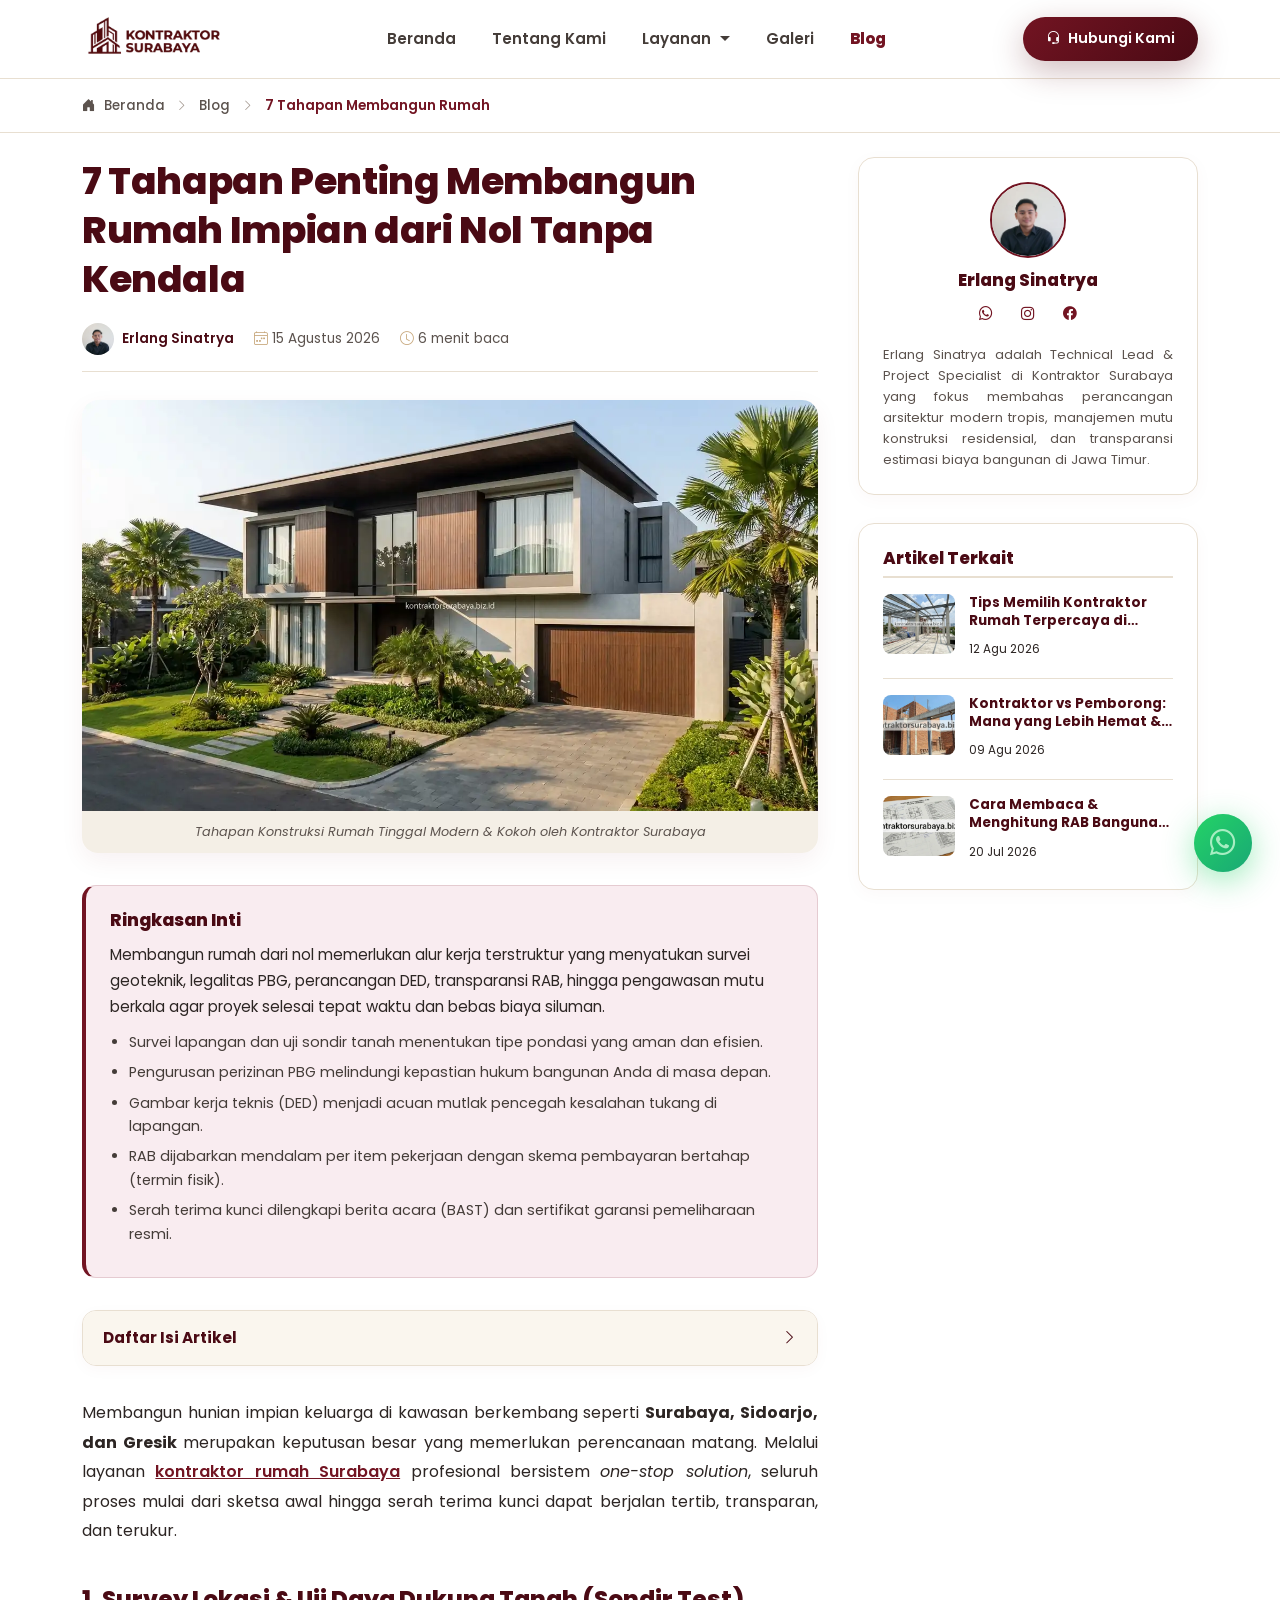
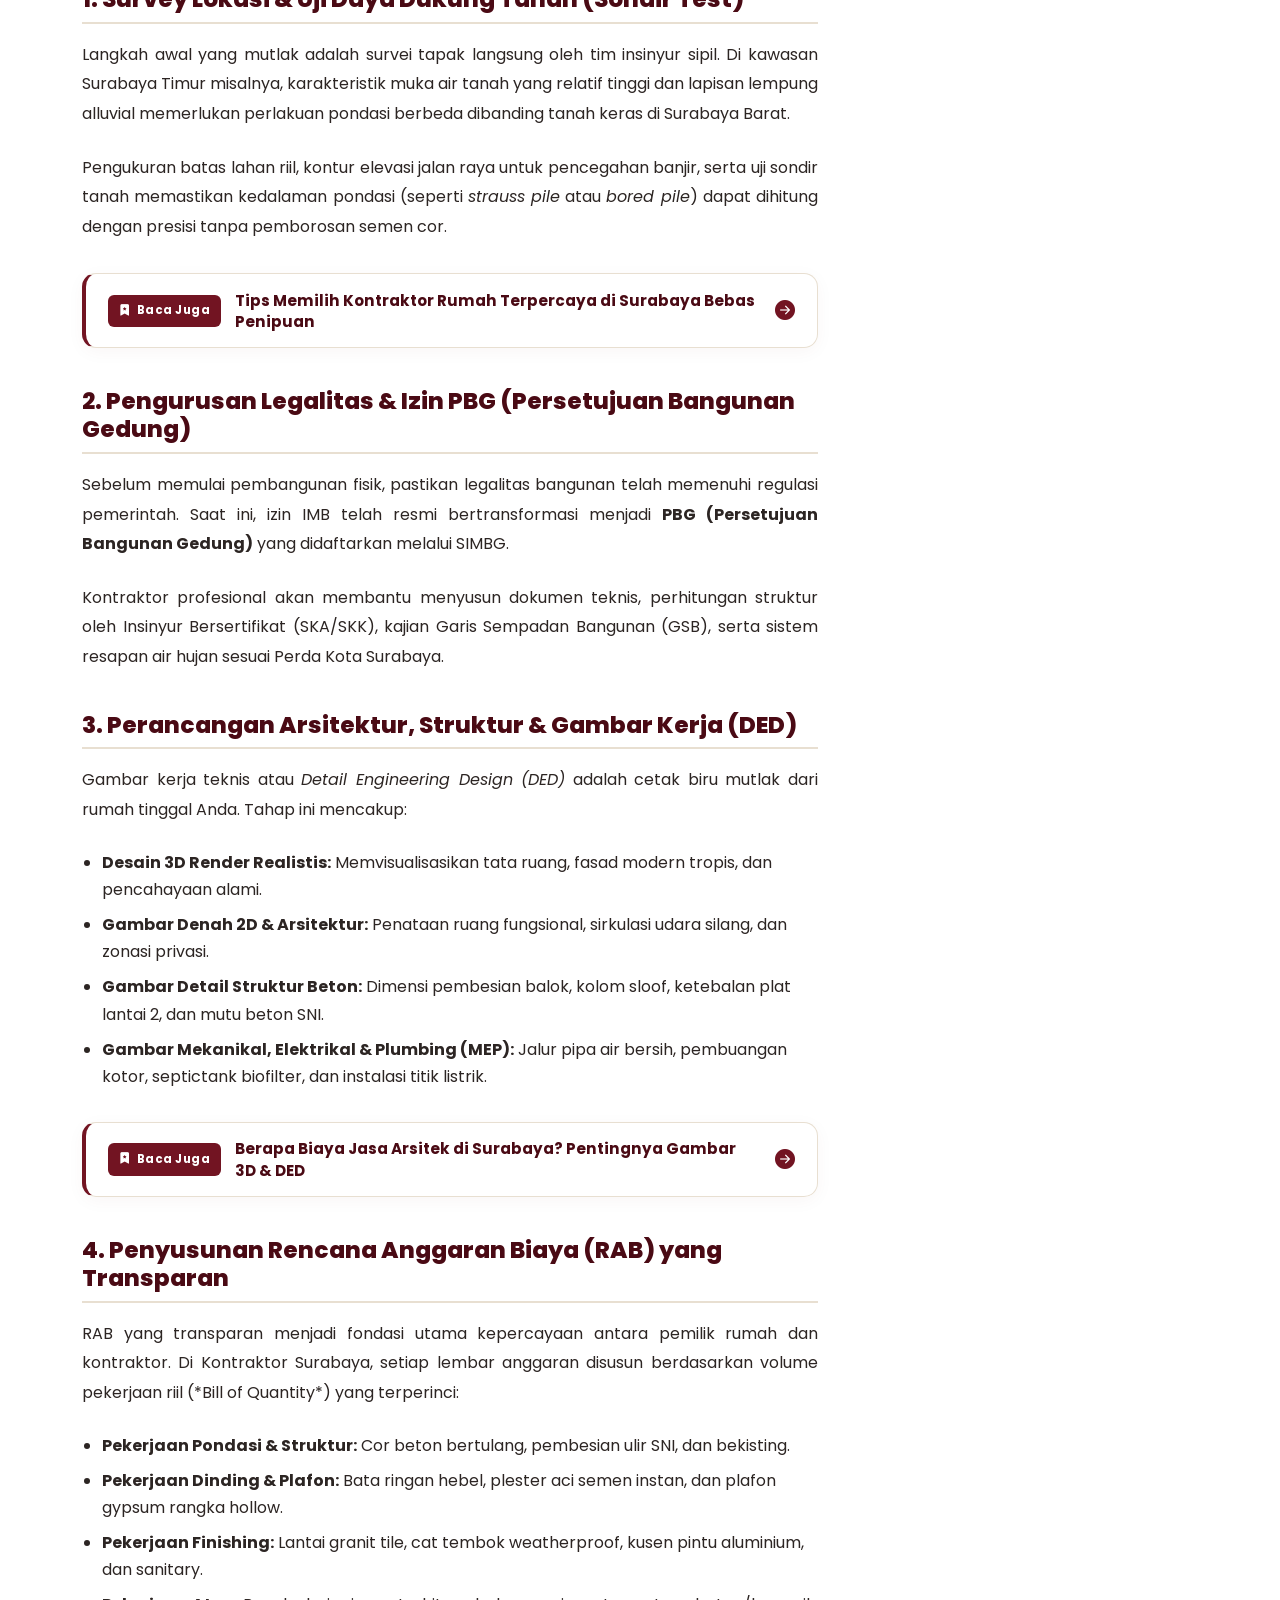
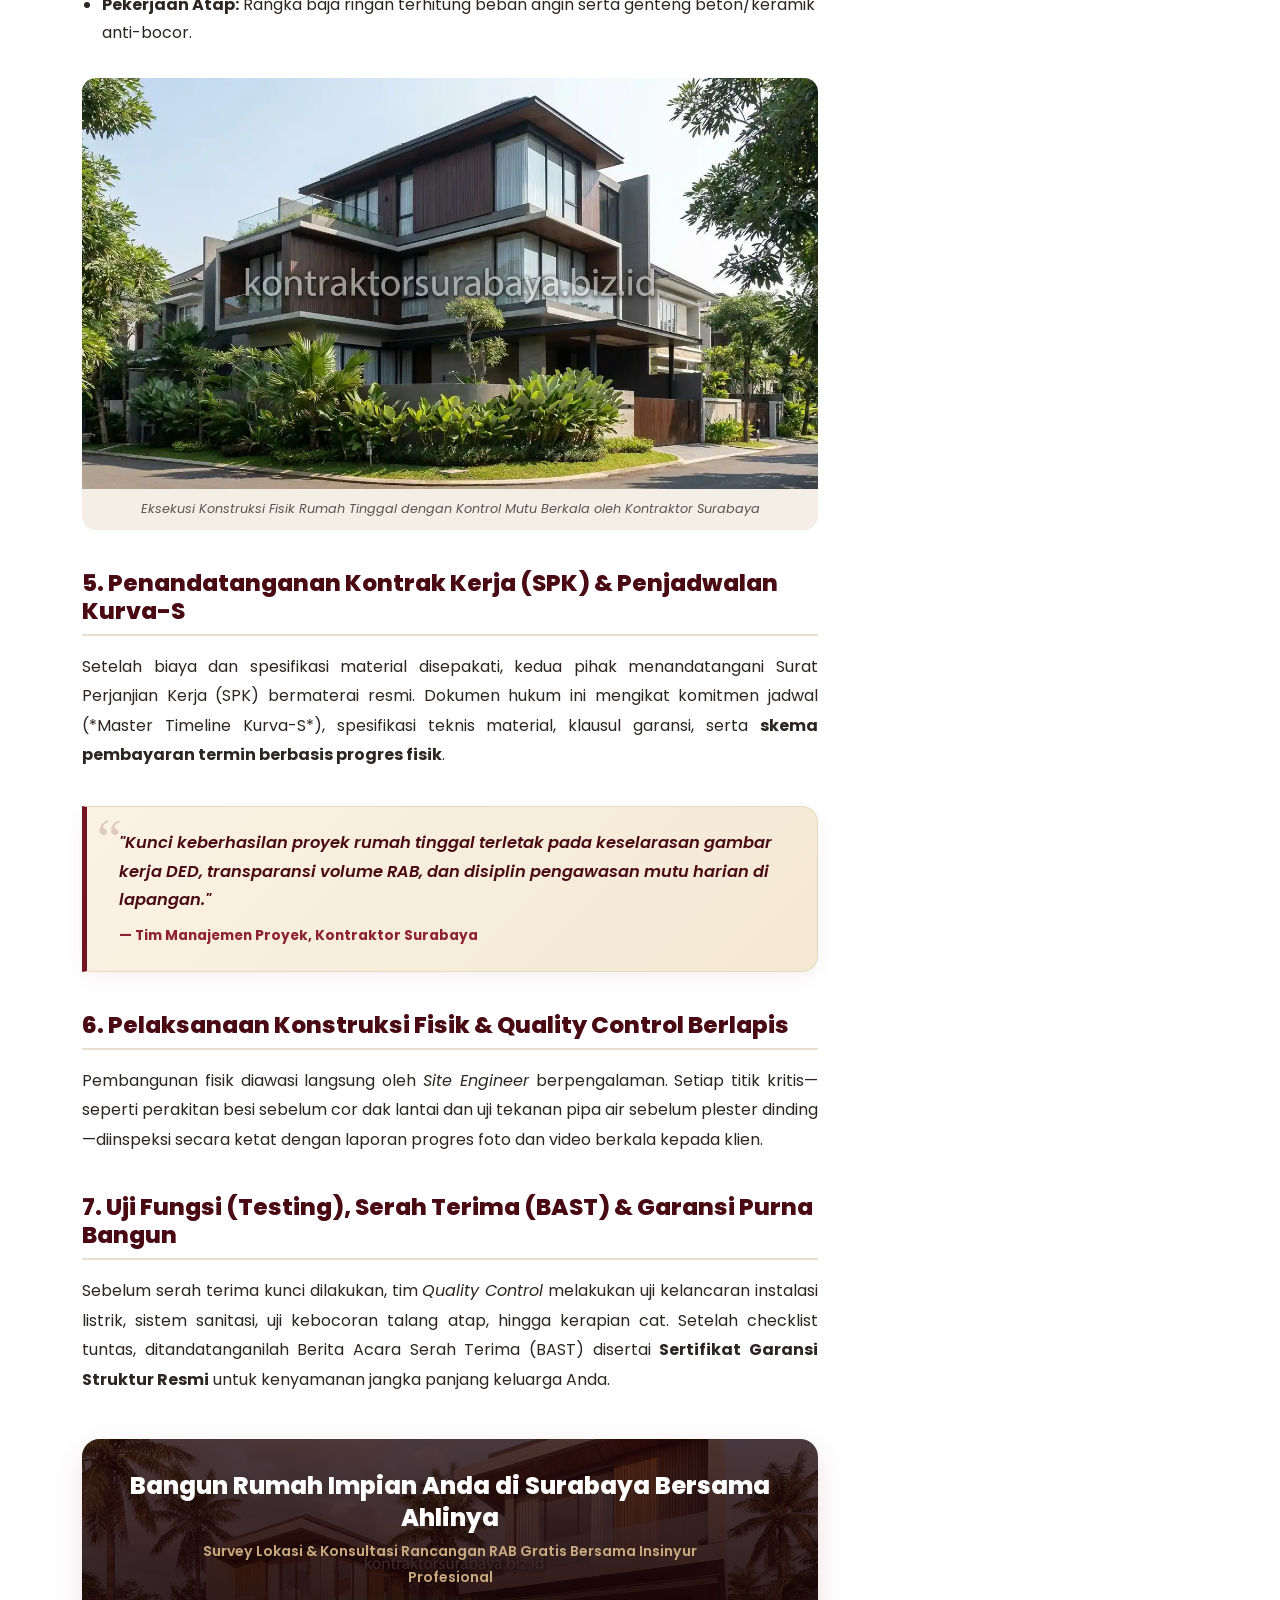
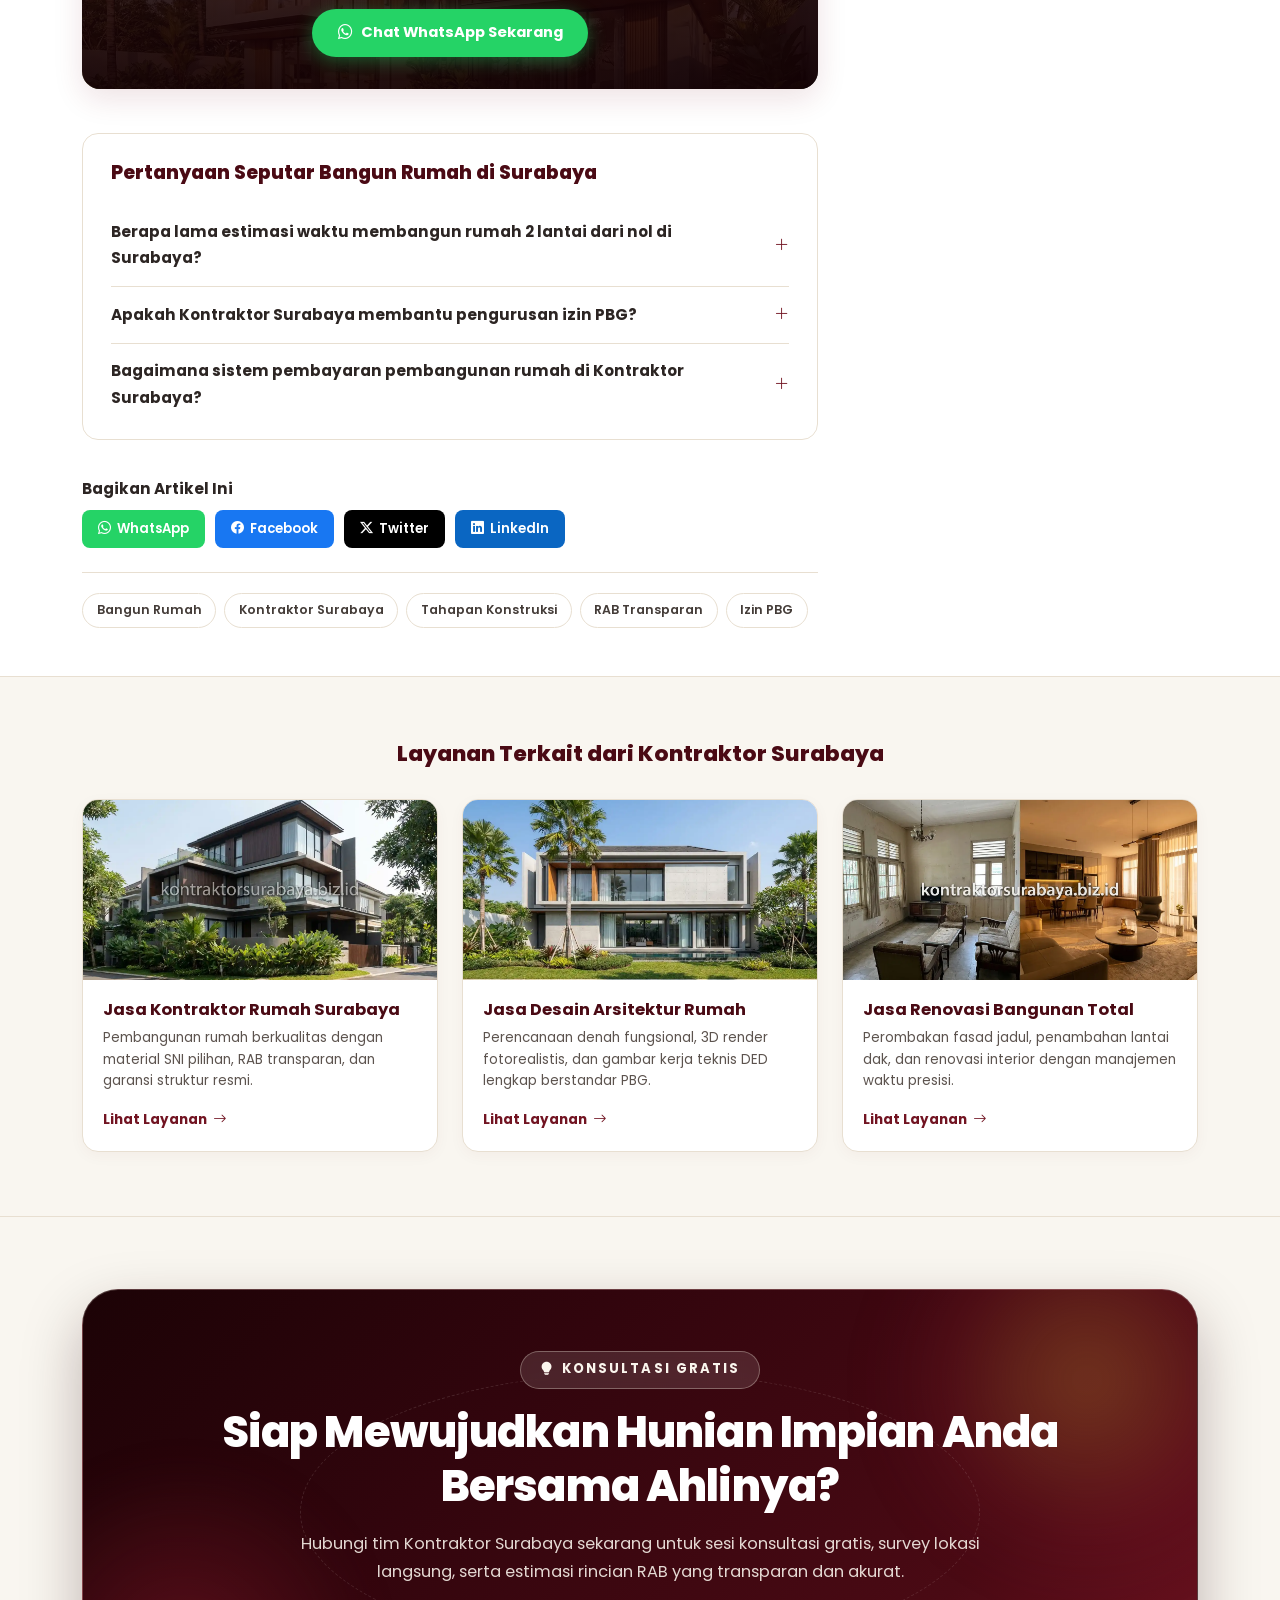
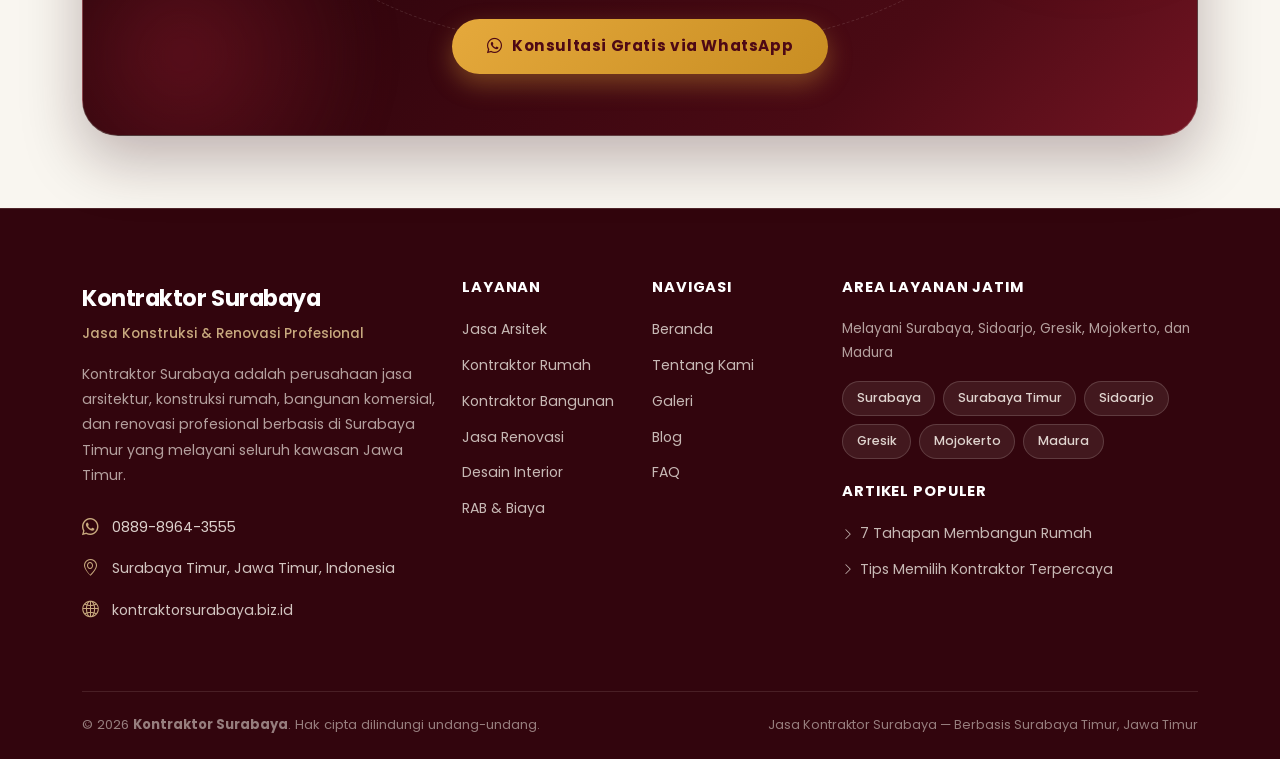
<file: blog/7-tahapan-penting-membangun-rumah.html>
<!DOCTYPE html>
<html lang="id">

<head>
  <meta charset="UTF-8">
  <meta name="viewport" content="width=device-width, initial-scale=1.0">
  <title>7 Tahapan Penting Membangun Rumah Impian dari Nol Tanpa Kendala | Kontraktor Surabaya</title>
  <meta name="description"
    content="Panduan lengkap 7 tahapan membangun rumah impian dari nol di Surabaya: mulai dari survey tanah, izin PBG, desain arsitek, RAB, SPK, hingga serah terima bergaransi.">
  <meta name="keywords"
    content="tahapan membangun rumah, cara bangun rumah dari nol, proses bangun rumah surabaya, izin pbg surabaya, rab bangun rumah, kontraktor rumah surabaya">
  <meta name="author" content="Erlang Sinatrya">
  <meta name="robots" content="index, follow, max-image-preview:large, max-snippet:-1, max-video-preview:-1">
  <meta name="googlebot" content="index, follow">
  <link rel="canonical" href="https://kontraktorsurabaya.biz.id/blog/7-tahapan-penting-membangun-rumah.html">
  <link rel="alternate" hreflang="id-ID" href="https://kontraktorsurabaya.biz.id/blog/7-tahapan-penting-membangun-rumah.html">

  <!-- Open Graph (OG) -->
  <meta property="og:locale" content="id_ID">
  <meta property="og:type" content="article">
  <meta property="og:title" content="7 Tahapan Penting Membangun Rumah Impian dari Nol Tanpa Kendala">
  <meta property="og:description"
    content="Panduan lengkap 7 tahapan membangun rumah impian dari nol di Surabaya: mulai dari survey tanah, izin PBG, desain arsitek, RAB, SPK, hingga serah terima bergaransi.">
  <meta property="og:url" content="https://kontraktorsurabaya.biz.id/blog/7-tahapan-penting-membangun-rumah.html">
  <meta property="og:site_name" content="Kontraktor Surabaya">
  <meta property="og:image" content="https://kontraktorsurabaya.biz.id/assets/img/layanan/konstruksi-rumah-modern-surabaya.webp">
  <meta property="og:image:width" content="1200">
  <meta property="og:image:height" content="630">
  <meta property="og:image:alt" content="7 Tahapan Membangun Rumah Impian dari Nol di Surabaya">
  <meta property="article:published_time" content="2026-08-15T08:00:00+07:00">
  <meta property="article:modified_time" content="2026-08-15T10:00:00+07:00">
  <meta property="article:author" content="Erlang Sinatrya">
  <meta property="article:section" content="Bangun Rumah">
  <meta property="article:tag" content="Bangun Rumah">

  <!-- Twitter Card -->
  <meta name="twitter:card" content="summary_large_image">
  <meta name="twitter:title" content="7 Tahapan Penting Membangun Rumah Impian dari Nol Tanpa Kendala">
  <meta name="twitter:description"
    content="Panduan praktis langkah demi langkah membangun rumah tinggal yang kokoh, hemat bujet, dan tepat waktu di kawasan Surabaya &amp; sekitarnya.">
  <meta name="twitter:image" content="https://kontraktorsurabaya.biz.id/assets/img/layanan/konstruksi-rumah-modern-surabaya.webp">

  <link rel="icon" type="image/webp" href="../assets/img/favicon-logo.webp">
  <link rel="apple-touch-icon" href="../assets/img/favicon-logo.webp">

  <!-- Google Fonts: Poppins (High-Performance Async Preload) -->
  <link rel="preconnect" href="https://fonts.googleapis.com">
  <link rel="preconnect" href="https://fonts.gstatic.com" crossorigin>
  <link rel="preload" as="style"
    href="https://fonts.googleapis.com/css2?family=Poppins:ital,wght@0,300;0,400;0,500;0,600;0,700;0,800;0,900;1,400;1,600&display=swap">
  <link rel="stylesheet"
    href="https://fonts.googleapis.com/css2?family=Poppins:ital,wght@0,300;0,400;0,500;0,600;0,700;0,800;0,900;1,400;1,600&display=swap"
    media="print" onload="this.media='all'">
  <noscript>
    <link rel="stylesheet"
      href="https://fonts.googleapis.com/css2?family=Poppins:ital,wght@0,300;0,400;0,500;0,600;0,700;0,800;0,900;1,400;1,600&display=swap">
  </noscript>

  <!-- Critical Core CSS -->
  <link rel="stylesheet" href="../assets/vendor/bootstrap/css/bootstrap.min.css">
  <link rel="stylesheet" href="../assets/css/main.min.css">

  <!-- Non-Critical Vendor CSS (Deferred Loading to Eliminate Render-Blocking) -->
  <link rel="preload" href="../assets/vendor/bootstrap-icons/bootstrap-icons.min.css" as="style" onload="this.onload=null;this.rel='stylesheet'">
  <noscript><link rel="stylesheet" href="../assets/vendor/bootstrap-icons/bootstrap-icons.min.css"></noscript>
  <link rel="preload" href="../assets/vendor/aos/aos.css" as="style" onload="this.onload=null;this.rel='stylesheet'">
  <noscript><link rel="stylesheet" href="../assets/vendor/aos/aos.css"></noscript>
  <link rel="preload" href="../assets/vendor/glightbox/css/glightbox.min.css" as="style" onload="this.onload=null;this.rel='stylesheet'">
  <noscript><link rel="stylesheet" href="../assets/vendor/glightbox/css/glightbox.min.css"></noscript>
  <link rel="preload" href="https://cdn.jsdelivr.net/npm/swiper@11/swiper-bundle.min.css" as="style" onload="this.onload=null;this.rel='stylesheet'">
  <noscript><link rel="stylesheet" href="https://cdn.jsdelivr.net/npm/swiper@11/swiper-bundle.min.css"></noscript>

  <!-- Schema Markup JSON-LD -->
  <script type="application/ld+json">
  {
    "@context": "https://schema.org",
    "@graph": [
      {
        "@type": ["LocalBusiness", "GeneralContractor", "ProfessionalService"],
        "@id": "https://kontraktorsurabaya.biz.id/#organization",
        "name": "Kontraktor Surabaya",
        "alternateName": "PT Kontraktor Surabaya Jaya",
        "url": "https://kontraktorsurabaya.biz.id/",
        "logo": {
          "@type": "ImageObject",
          "@id": "https://kontraktorsurabaya.biz.id/#logo",
          "url": "https://kontraktorsurabaya.biz.id/assets/img/logo-header.webp"
        },
        "image": [
          "https://kontraktorsurabaya.biz.id/assets/img/hero/hero.webp",
          "https://kontraktorsurabaya.biz.id/assets/img/logo-header.webp"
        ],
        "telephone": "+62088989643555",
        "priceRange": "Rp 3.500.000 - Rp 10.000.000 per m²",
        "address": {
          "@type": "PostalAddress",
          "streetAddress": "Jl. Raya Rungkut Madya No. 88, Rungkut",
          "addressLocality": "Surabaya Timur",
          "addressRegion": "Jawa Timur",
          "postalCode": "60293",
          "addressCountry": "ID"
        },
        "geo": {
          "@type": "GeoCoordinates",
          "latitude": -7.3195,
          "longitude": 112.7842
        },
        "areaServed": [
          {"@type": "AdministrativeArea", "name": "Surabaya"},
          {"@type": "AdministrativeArea", "name": "Sidoarjo"},
          {"@type": "AdministrativeArea", "name": "Gresik"},
          {"@type": "AdministrativeArea", "name": "Mojokerto"},
          {"@type": "AdministrativeArea", "name": "Madura"}
        ]
      },
      {
        "@type": "Article",
        "@id": "https://kontraktorsurabaya.biz.id/blog/7-tahapan-penting-membangun-rumah.html#article",
        "headline": "7 Tahapan Penting Membangun Rumah Impian dari Nol Tanpa Kendala",
        "description": "Panduan langkah demi langkah membangun rumah tinggal dari nol di Surabaya: mulai dari survey tanah, izin PBG, desain arsitektur, RAB transparan, hingga serah terima garansi resmi.",
        "url": "https://kontraktorsurabaya.biz.id/blog/7-tahapan-penting-membangun-rumah.html",
        "mainEntityOfPage": {
          "@type": "WebPage",
          "@id": "https://kontraktorsurabaya.biz.id/blog/7-tahapan-penting-membangun-rumah.html"
        },
        "datePublished": "2026-08-15T08:00:00+07:00",
        "dateModified": "2026-08-15T10:00:00+07:00",
        "author": {
          "@type": "Person",
          "name": "Erlang Sinatrya",
          "url": "https://kontraktorsurabaya.biz.id/tentang-kami.html",
          "jobTitle": "Lead Project Engineer",
          "worksFor": {
            "@type": "Organization",
            "name": "Kontraktor Surabaya"
          }
        },
        "publisher": {
          "@id": "https://kontraktorsurabaya.biz.id/#organization"
        },
        "image": {
          "@type": "ImageObject",
          "url": "https://kontraktorsurabaya.biz.id/assets/img/layanan/konstruksi-rumah-modern-surabaya.webp",
          "width": 1200,
          "height": 630
        },
        "inLanguage": "id-ID",
        "articleSection": ["Bangun Rumah", "Tips Konstruksi"],
        "keywords": ["tahapan membangun rumah", "cara bangun rumah dari nol", "proses bangun rumah surabaya", "rab bangun rumah"]
      },
      {
        "@type": "BreadcrumbList",
        "itemListElement": [
          { "@type": "ListItem", "position": 1, "name": "Beranda", "item": "https://kontraktorsurabaya.biz.id/" },
          { "@type": "ListItem", "position": 2, "name": "Blog", "item": "https://kontraktorsurabaya.biz.id/blog.html" },
          { "@type": "ListItem", "position": 3, "name": "7 Tahapan Membangun Rumah", "item": "https://kontraktorsurabaya.biz.id/blog/7-tahapan-penting-membangun-rumah.html" }
        ]
      },
      {
        "@type": "FAQPage",
        "mainEntity": [
          {
            "@type": "Question",
            "name": "Berapa lama estimasi waktu membangun rumah 2 lantai dari nol di Surabaya?",
            "acceptedAnswer": { "@type": "Answer", "text": "Pembangunan rumah tinggal 2 lantai dengan luas 150-250 m2 umumnya membutuhkan waktu antara 6 hingga 9 bulan kalender, tergantung pada tingkat kompleksitas desain arsitektur dan kondisi cuaca lapangan." }
          },
          {
            "@type": "Question",
            "name": "Apakah Kontraktor Surabaya membantu pengurusan izin PBG (Persetujuan Bangunan Gedung)?",
            "acceptedAnswer": { "@type": "Answer", "text": "Ya, tim arsitek dan insinyur kami membantu menyiapkan seluruh dokumen teknis DED, perhitungan struktur bersertifikasi SKA/SKK, hingga pendampingan submit ke portal SIMBG pemerintah kota/kabupaten setempat." }
          },
          {
            "@type": "Question",
            "name": "Bagaimana sistem pembayaran pembangunan rumah di Kontraktor Surabaya?",
            "acceptedAnswer": { "@type": "Answer", "text": "Pembayaran dilakukan secara bertahap (sistem termin fisik) berdasarkan opname persentase progres nyata di lapangan yang diverifikasi bersama pemilik rumah, bukan berdasarkan tanggal kalender." }
          }
        ]
      }
    ]
  }
  </script>
</head>

<body class="blog-details-page">

  <!-- ══ NAVBAR ═════════════════════════════════════════════════════════════════ -->
  <nav id="navbar" class="navbar navbar-expand-lg fixed-top" role="navigation" aria-label="Navigasi utama">
    <div class="container">
      <a class="navbar-brand d-flex align-items-center" href="../index.html"
        aria-label="Kontraktor Surabaya - Beranda">
        <img src="../assets/img/logo-header.webp" alt="Logo Kontraktor Surabaya" class="logo-img" width="160" height="54"
          fetchpriority="high" onerror="this.style.display='none'">
      </a>

      <!-- Custom Modern Hamburger Toggler -->
      <button class="navbar-toggler custom-toggler shadow-none" type="button" data-bs-toggle="offcanvas"
        data-bs-target="#navOffcanvas" aria-controls="navOffcanvas" aria-label="Buka menu navigasi">
        <span class="toggler-bar"></span>
        <span class="toggler-bar"></span>
        <span class="toggler-bar"></span>
      </button>

      <!-- Offcanvas Navigation Drawer -->
      <div class="offcanvas offcanvas-end" tabindex="-1" id="navOffcanvas" aria-labelledby="navOffcanvasLabel">

        <div class="offcanvas-header d-flex d-lg-none align-items-center justify-content-between">
          <span class="drawer-title fw-bold text-maroon fs-6 mb-0" id="navOffcanvasLabel">Menu Navigasi</span>
          <button type="button" class="btn-drawer-close shadow-none" data-bs-dismiss="offcanvas" aria-label="Tutup navigasi">
            <i class="bi bi-x-lg"></i>
          </button>
        </div>

        <div class="offcanvas-body">
          <ul class="navbar-nav mx-auto align-items-lg-center gap-lg-1 mb-2 mb-lg-0">
            <li class="nav-item">
              <a class="nav-link" href="../index.html">Beranda</a>
            </li>
            <li class="nav-item">
              <a class="nav-link" href="../tentang-kami.html">Tentang Kami</a>
            </li>
            <li class="nav-item dropdown">
              <a class="nav-link dropdown-toggle" href="../layanan.html" id="dropLayanan" role="button"
                data-bs-toggle="dropdown" aria-expanded="false">
                Layanan
              </a>
              <ul class="dropdown-menu" aria-labelledby="dropLayanan">
                <li><a class="dropdown-item" href="../layanan.html"><i
                      class="bi bi-grid-fill me-2 text-maroon"></i>Semua Layanan</a></li>
                <li><hr class="dropdown-divider my-1"></li>
                <li><a class="dropdown-item" href="../layanan/jasa-arsitek-surabaya.html"><i
                      class="bi bi-pencil-square me-2 text-maroon"></i>Jasa Arsitek</a></li>
                <li><a class="dropdown-item" href="../layanan/kontraktor-rumah-surabaya.html"><i
                      class="bi bi-house-fill me-2 text-maroon"></i>Kontraktor Rumah</a></li>
                <li><a class="dropdown-item" href="../layanan/kontraktor-bangunan-surabaya.html"><i
                      class="bi bi-building-fill me-2 text-maroon"></i>Kontraktor Bangunan</a></li>
                <li><a class="dropdown-item" href="../layanan/jasa-renovasi-surabaya.html"><i
                      class="bi bi-arrow-repeat me-2 text-maroon"></i>Renovasi Bangunan</a></li>
                <li><a class="dropdown-item" href="../layanan/jasa-desain-interior-surabaya.html"><i
                      class="bi bi-palette-fill me-2 text-maroon"></i>Desain Interior</a></li>
                <li><a class="dropdown-item" href="../layanan/rab-estimasi-biaya-surabaya.html"><i
                      class="bi bi-calculator-fill me-2 text-maroon"></i>RAB &amp; Estimasi Biaya</a></li>
              </ul>
            </li>
            <li class="nav-item">
              <a class="nav-link" href="../galeri.html">Galeri</a>
            </li>
            <li class="nav-item">
              <a class="nav-link active" href="../blog.html" aria-current="page">Blog</a>
            </li>
          </ul>

          <div class="d-none d-lg-flex align-items-center mt-3 mt-lg-0">
            <a class="nav-link nav-cta d-inline-flex align-items-center gap-2" id="nav-wa-cta"
              href="https://wa.me/62088989643555?text=Halo%2C+saya+ingin+konsultasi+proyek" target="_blank"
              rel="noopener noreferrer">
              <i class="bi bi-headset"></i> Hubungi Kami
            </a>
          </div>

        </div>
      </div>

    </div>
  </nav>

  <main class="main" id="main-content">

    <!-- ══ BREADCRUMB BAR ═══════════════════════════════════════════════════════ -->
    <div class="breadcrumb-bar">
      <div class="container">
        <a href="../index.html"><i class="bi bi-house-door-fill me-1"></i> Beranda</a>
        <span class="separator"><i class="bi bi-chevron-right"></i></span>
        <a href="../blog.html">Blog</a>
        <span class="separator"><i class="bi bi-chevron-right"></i></span>
        <span>7 Tahapan Membangun Rumah</span>
      </div>
    </div>

    <!-- ══ MAIN ARTICLE SECTION ═════════════════════════════════════════════════ -->
    <section class="section pt-4 pb-5" style="background:var(--white);">
      <div class="container">
        <div class="article-layout">

          <!-- MAIN CONTENT -->
          <div class="article-main">

            <h1 class="article-title" data-aos="fade-up">
              7 Tahapan Penting Membangun Rumah Impian dari Nol Tanpa Kendala
            </h1>

            <div class="article-top-meta" data-aos="fade-up" data-aos-delay="100">
              <div class="meta-author">
                <img src="../assets/img/person/erlang.webp" alt="Erlang Sinatrya" onerror="this.src='../assets/img/favicon-logo.webp'">
                <span>Erlang Sinatrya</span>
              </div>
              <span><i class="bi bi-calendar4-week text-gold"></i> 15 Agustus 2026</span>
              <span><i class="bi bi-clock text-gold"></i> 6 menit baca</span>
            </div>

            <div class="featured-image-wrap" data-aos="zoom-in">
              <img src="../assets/img/layanan/konstruksi-rumah-modern-surabaya.webp"
                alt="7 Tahapan Membangun Rumah Impian dari Nol di Surabaya" loading="lazy" decoding="async"
                onerror="this.src='../assets/img/hero/hero.webp'">
              <div class="featured-caption">Tahapan Konstruksi Rumah Tinggal Modern &amp; Kokoh oleh Kontraktor Surabaya</div>
            </div>

            <div class="summary-box" data-aos="fade-up">
              <h3>Ringkasan Inti</h3>
              <p>
                Membangun rumah dari nol memerlukan alur kerja terstruktur yang menyatukan survei geoteknik, legalitas PBG, perancangan DED, transparansi RAB, hingga pengawasan mutu berkala agar proyek selesai tepat waktu dan bebas biaya siluman.
              </p>
              <ul>
                <li>Survei lapangan dan uji sondir tanah menentukan tipe pondasi yang aman dan efisien.</li>
                <li>Pengurusan perizinan PBG melindungi kepastian hukum bangunan Anda di masa depan.</li>
                <li>Gambar kerja teknis (DED) menjadi acuan mutlak pencegah kesalahan tukang di lapangan.</li>
                <li>RAB dijabarkan mendalam per item pekerjaan dengan skema pembayaran bertahap (termin fisik).</li>
                <li>Serah terima kunci dilengkapi berita acara (BAST) dan sertifikat garansi pemeliharaan resmi.</li>
              </ul>
            </div>

            <div class="toc-box">
              <button class="toc-toggle"
                onclick="this.classList.toggle('active'); this.nextElementSibling.classList.toggle('show')">
                Daftar Isi Artikel <i class="bi bi-chevron-right"></i>
              </button>
              <div class="toc-content">
                <ul id="auto-toc-list"></ul>
              </div>
            </div>

            <div class="article-body">
              <p>
                Membangun hunian impian keluarga di kawasan berkembang seperti <strong>Surabaya, Sidoarjo, dan Gresik</strong> merupakan keputusan besar yang memerlukan perencanaan matang. Melalui layanan <a href="../layanan/kontraktor-rumah-surabaya.html">kontraktor rumah Surabaya</a> profesional bersistem <em>one-stop solution</em>, seluruh proses mulai dari sketsa awal hingga serah terima kunci dapat berjalan tertib, transparan, dan terukur.
              </p>

              <h2 id="tahap-survey-tanah">1. Survey Lokasi &amp; Uji Daya Dukung Tanah (Sondir Test)</h2>
              <p>
                Langkah awal yang mutlak adalah survei tapak langsung oleh tim insinyur sipil. Di kawasan Surabaya Timur misalnya, karakteristik muka air tanah yang relatif tinggi dan lapisan lempung alluvial memerlukan perlakuan pondasi berbeda dibanding tanah keras di Surabaya Barat.
              </p>
              <p>
                Pengukuran batas lahan riil, kontur elevasi jalan raya untuk pencegahan banjir, serta uji sondir tanah memastikan kedalaman pondasi (seperti <em>strauss pile</em> atau <em>bored pile</em>) dapat dihitung dengan presisi tanpa pemborosan semen cor.
              </p>

              <a href="tips-memilih-kontraktor-rumah-surabaya.html" class="baca-juga-box">
                <div class="baca-juga-left">
                  <span class="baca-juga-badge"><i class="bi bi-bookmark-star-fill"></i> Baca Juga</span>
                  <span class="baca-juga-title">Tips Memilih Kontraktor Rumah Terpercaya di Surabaya Bebas Penipuan</span>
                </div>
                <i class="bi bi-arrow-right-circle-fill baca-juga-arrow"></i>
              </a>

              <h2 id="tahap-legalitas-pbg">2. Pengurusan Legalitas &amp; Izin PBG (Persetujuan Bangunan Gedung)</h2>
              <p>
                Sebelum memulai pembangunan fisik, pastikan legalitas bangunan telah memenuhi regulasi pemerintah. Saat ini, izin IMB telah resmi bertransformasi menjadi <strong>PBG (Persetujuan Bangunan Gedung)</strong> yang didaftarkan melalui SIMBG.
              </p>
              <p>
                Kontraktor profesional akan membantu menyusun dokumen teknis, perhitungan struktur oleh Insinyur Bersertifikat (SKA/SKK), kajian Garis Sempadan Bangunan (GSB), serta sistem resapan air hujan sesuai Perda Kota Surabaya.
              </p>

              <h2 id="tahap-desain-ded">3. Perancangan Arsitektur, Struktur &amp; Gambar Kerja (DED)</h2>
              <p>
                Gambar kerja teknis atau <em>Detail Engineering Design (DED)</em> adalah cetak biru mutlak dari rumah tinggal Anda. Tahap ini mencakup:
              </p>
              <ul>
                <li><strong>Desain 3D Render Realistis:</strong> Memvisualisasikan tata ruang, fasad modern tropis, dan pencahayaan alami.</li>
                <li><strong>Gambar Denah 2D &amp; Arsitektur:</strong> Penataan ruang fungsional, sirkulasi udara silang, dan zonasi privasi.</li>
                <li><strong>Gambar Detail Struktur Beton:</strong> Dimensi pembesian balok, kolom sloof, ketebalan plat lantai 2, dan mutu beton SNI.</li>
                <li><strong>Gambar Mekanikal, Elektrikal &amp; Plumbing (MEP):</strong> Jalur pipa air bersih, pembuangan kotor, septictank biofilter, dan instalasi titik listrik.</li>
              </ul>

              <a href="biaya-jasa-arsitek-surabaya.html" class="baca-juga-box">
                <div class="baca-juga-left">
                  <span class="baca-juga-badge"><i class="bi bi-bookmark-star-fill"></i> Baca Juga</span>
                  <span class="baca-juga-title">Berapa Biaya Jasa Arsitek di Surabaya? Pentingnya Gambar 3D &amp; DED</span>
                </div>
                <i class="bi bi-arrow-right-circle-fill baca-juga-arrow"></i>
              </a>

              <h2 id="tahap-rab-transparan">4. Penyusunan Rencana Anggaran Biaya (RAB) yang Transparan</h2>
              <p>
                RAB yang transparan menjadi fondasi utama kepercayaan antara pemilik rumah dan kontraktor. Di Kontraktor Surabaya, setiap lembar anggaran disusun berdasarkan volume pekerjaan riil (*Bill of Quantity*) yang terperinci:
              </p>
              <ul>
                <li><strong>Pekerjaan Pondasi &amp; Struktur:</strong> Cor beton bertulang, pembesian ulir SNI, dan bekisting.</li>
                <li><strong>Pekerjaan Dinding &amp; Plafon:</strong> Bata ringan hebel, plester aci semen instan, dan plafon gypsum rangka hollow.</li>
                <li><strong>Pekerjaan Finishing:</strong> Lantai granit tile, cat tembok weatherproof, kusen pintu aluminium, dan sanitary.</li>
                <li><strong>Pekerjaan Atap:</strong> Rangka baja ringan terhitung beban angin serta genteng beton/keramik anti-bocor.</li>
              </ul>

              <figure class="body-figure" data-aos="fade-up">
                <img src="../assets/img/layanan/pembangunan-rumah-modern-surabaya.webp"
                  alt="Proses konstruksi fisik rumah modern oleh tim Kontraktor Surabaya" loading="lazy" decoding="async">
                <figcaption>Eksekusi Konstruksi Fisik Rumah Tinggal dengan Kontrol Mutu Berkala oleh Kontraktor Surabaya</figcaption>
              </figure>

              <h2 id="tahap-kontrak-spk">5. Penandatanganan Kontrak Kerja (SPK) &amp; Penjadwalan Kurva-S</h2>
              <p>
                Setelah biaya dan spesifikasi material disepakati, kedua pihak menandatangani Surat Perjanjian Kerja (SPK) bermaterai resmi. Dokumen hukum ini mengikat komitmen jadwal (*Master Timeline Kurva-S*), spesifikasi teknis material, klausul garansi, serta <strong>skema pembayaran termin berbasis progres fisik</strong>.
              </p>

              <blockquote class="article-quote">
                <p>"Kunci keberhasilan proyek rumah tinggal terletak pada keselarasan gambar kerja DED, transparansi volume RAB, dan disiplin pengawasan mutu harian di lapangan."</p>
                <span class="quote-author">— Tim Manajemen Proyek, Kontraktor Surabaya</span>
              </blockquote>

              <h2 id="tahap-konstruksi-qc">6. Pelaksanaan Konstruksi Fisik &amp; Quality Control Berlapis</h2>
              <p>
                Pembangunan fisik diawasi langsung oleh <em>Site Engineer</em> berpengalaman. Setiap titik kritis—seperti perakitan besi sebelum cor dak lantai dan uji tekanan pipa air sebelum plester dinding—diinspeksi secara ketat dengan laporan progres foto dan video berkala kepada klien.
              </p>

              <h2 id="tahap-serah-terima-garansi">7. Uji Fungsi (Testing), Serah Terima (BAST) &amp; Garansi Purna Bangun</h2>
              <p>
                Sebelum serah terima kunci dilakukan, tim <em>Quality Control</em> melakukan uji kelancaran instalasi listrik, sistem sanitasi, uji kebocoran talang atap, hingga kerapian cat. Setelah checklist tuntas, ditandatanganilah Berita Acara Serah Terima (BAST) disertai <strong>Sertifikat Garansi Struktur Resmi</strong> untuk kenyamanan jangka panjang keluarga Anda.
              </p>

              <!-- Centered High-Contrast Promo Banner -->
              <a href="https://wa.me/62088989643555?text=Halo%2C+saya+ingin+konsultasi+bangun+rumah+dari+artikel" target="_blank" class="promo-banner" data-aos="fade-up">
                <img src="../assets/img/layanan/desain-rumah-mewah-modern.webp"
                  alt="Konsultasi Jasa Bangun Rumah Kontraktor Surabaya via WhatsApp" loading="lazy">
                <div class="promo-overlay">
                  <div class="promo-text">Bangun Rumah Impian Anda di Surabaya Bersama Ahlinya</div>
                  <div class="promo-subtext">Survey Lokasi &amp; Konsultasi Rancangan RAB Gratis Bersama Insinyur Profesional</div>
                  <div class="promo-cta"><i class="bi bi-whatsapp"></i> Chat WhatsApp Sekarang</div>
                </div>
              </a>

            </div>

            <!-- Mini FAQ Accordion with Smooth Animation Inner Container -->
            <div class="article-faq" data-aos="fade-up">
              <h3>Pertanyaan Seputar Bangun Rumah di Surabaya</h3>

              <div class="faq-mini-item">
                <button class="faq-mini-question">
                  Berapa lama estimasi waktu membangun rumah 2 lantai dari nol di Surabaya?
                  <i class="bi bi-plus-lg"></i>
                </button>
                <div class="faq-mini-answer">
                  <div class="faq-mini-answer-inner">
                    <p>
                      Pembangunan rumah tinggal 2 lantai dengan luas 150-250 m2 umumnya membutuhkan waktu antara 6 hingga 9 bulan kalender, tergantung pada tingkat kompleksitas desain arsitektur dan kondisi cuaca lapangan.
                    </p>
                  </div>
                </div>
              </div>

              <div class="faq-mini-item">
                <button class="faq-mini-question">
                  Apakah Kontraktor Surabaya membantu pengurusan izin PBG?
                  <i class="bi bi-plus-lg"></i>
                </button>
                <div class="faq-mini-answer">
                  <div class="faq-mini-answer-inner">
                    <p>
                      Ya, tim arsitek dan insinyur kami membantu menyiapkan seluruh dokumen teknis DED, perhitungan struktur bersertifikasi SKA/SKK, hingga pendampingan submit ke portal SIMBG pemerintah kota/kabupaten setempat.
                    </p>
                  </div>
                </div>
              </div>

              <div class="faq-mini-item">
                <button class="faq-mini-question">
                  Bagaimana sistem pembayaran pembangunan rumah di Kontraktor Surabaya?
                  <i class="bi bi-plus-lg"></i>
                </button>
                <div class="faq-mini-answer">
                  <div class="faq-mini-answer-inner">
                    <p>
                      Pembayaran dilakukan secara bertahap (sistem termin fisik) berdasarkan opname persentase progres nyata di lapangan yang diverifikasi bersama pemilik rumah, bukan berdasarkan tanggal kalender.
                    </p>
                  </div>
                </div>
              </div>
            </div>

            <!-- Share Buttons -->
            <div class="share-article-box" data-aos="fade-up">
              <h4>Bagikan Artikel Ini</h4>
              <div class="share-buttons-row">
                <a href="#" target="_blank" class="share-btn whatsapp" data-share="whatsapp"><i
                    class="bi bi-whatsapp"></i> WhatsApp</a>
                <a href="#" target="_blank" class="share-btn facebook" data-share="facebook"><i
                    class="bi bi-facebook"></i> Facebook</a>
                <a href="#" target="_blank" class="share-btn twitter" data-share="twitter"><i
                    class="bi bi-twitter-x"></i> Twitter</a>
                <a href="#" target="_blank" class="share-btn linkedin" data-share="linkedin"><i
                    class="bi bi-linkedin"></i> LinkedIn</a>
              </div>
            </div>

            <!-- Tags Footer -->
            <div class="article-tags-footer">
              <a href="../blog.html" class="tag-pill">Bangun Rumah</a>
              <a href="../blog.html" class="tag-pill">Kontraktor Surabaya</a>
              <a href="../blog.html" class="tag-pill">Tahapan Konstruksi</a>
              <a href="../blog.html" class="tag-pill">RAB Transparan</a>
              <a href="../blog.html" class="tag-pill">Izin PBG</a>
            </div>

          </div>

          <!-- SIDEBAR -->
          <aside class="article-sidebar">

            <div class="sidebar-author-card text-center">
              <img src="../assets/img/person/erlang.webp" alt="Erlang Sinatrya" class="mx-auto d-block" onerror="this.src='../assets/img/favicon-logo.webp'">
              <h4>Erlang Sinatrya</h4>
              <div class="sidebar-social">
                <a href="https://wa.me/62088989643555" target="_blank" rel="noopener noreferrer" aria-label="WhatsApp"><i
                    class="bi bi-whatsapp"></i></a>
                <a href="https://instagram.com" target="_blank" rel="noopener noreferrer" aria-label="Instagram"><i
                    class="bi bi-instagram"></i></a>
                <a href="https://facebook.com" target="_blank" rel="noopener noreferrer" aria-label="Facebook"><i
                    class="bi bi-facebook"></i></a>
              </div>
              <p class="desc">
                Erlang Sinatrya adalah Technical Lead &amp; Project Specialist di Kontraktor Surabaya yang fokus membahas perancangan arsitektur modern tropis, manajemen mutu konstruksi residensial, dan transparansi estimasi biaya bangunan di Jawa Timur.
              </p>
            </div>

            <div class="sidebar-related">
              <h4>Artikel Terkait</h4>

              <a href="tips-memilih-kontraktor-rumah-surabaya.html" class="related-item">
                <img src="../assets/img/layanan/lokasi-konstruksi-rumah-residensial.webp"
                  alt="Tips Memilih Kontraktor Rumah">
                <div>
                  <h5>Tips Memilih Kontraktor Rumah Terpercaya di Surabaya</h5>
                  <span>12 Agu 2026</span>
                </div>
              </a>

              <a href="perbedaan-kontraktor-vs-pemborong-bangunan.html" class="related-item">
                <img src="../assets/img/layanan/konstruksi-dinding-bata-rumah.webp"
                  alt="Kontraktor vs Pemborong">
                <div>
                  <h5>Kontraktor vs Pemborong: Mana yang Lebih Hemat &amp; Aman?</h5>
                  <span>09 Agu 2026</span>
                </div>
              </a>

              <a href="cara-menghitung-rab-bangunan-sendiri.html" class="related-item">
                <img src="../assets/img/layanan/dokumen-rencana-anggaran-biaya.webp"
                  alt="Cara Hitung RAB">
                <div>
                  <h5>Cara Membaca &amp; Menghitung RAB Bangunan Tanpa Biaya Siluman</h5>
                  <span>20 Jul 2026</span>
                </div>
              </a>
            </div>

          </aside>

        </div>
      </div>
    </section>

    <!-- ══ RELATED SERVICES & PORTFOLIO SECTION ═══════════════════════════════ -->
    <section class="related-articles-section" data-aos="fade-up">
      <div class="container">
        <h3 class="related-heading">Layanan Terkait dari Kontraktor Surabaya</h3>
        <div class="related-grid">

          <article class="related-card">
            <a href="../layanan/kontraktor-rumah-surabaya.html">
              <img src="../assets/img/layanan/pembangunan-rumah-modern-surabaya.webp"
                alt="Jasa Kontraktor Bangun Rumah Surabaya" loading="lazy">
            </a>
            <div class="related-card-content">
              <h4><a href="../layanan/kontraktor-rumah-surabaya.html">Jasa Kontraktor Rumah Surabaya</a></h4>
              <p>Pembangunan rumah berkualitas dengan material SNI pilihan, RAB transparan, dan garansi struktur resmi.</p>
              <a href="../layanan/kontraktor-rumah-surabaya.html" class="related-read-more">Lihat Layanan <i class="bi bi-arrow-right"></i></a>
            </div>
          </article>

          <article class="related-card">
            <a href="../layanan/jasa-arsitek-surabaya.html">
              <img src="../assets/img/layanan/arsitektur-rumah-mewah-surabaya.webp"
                alt="Jasa Arsitek Surabaya" loading="lazy">
            </a>
            <div class="related-card-content">
              <h4><a href="../layanan/jasa-arsitek-surabaya.html">Jasa Desain Arsitektur Rumah</a></h4>
              <p>Perencanaan denah fungsional, 3D render fotorealistis, dan gambar kerja teknis DED lengkap berstandar PBG.</p>
              <a href="../layanan/jasa-arsitek-surabaya.html" class="related-read-more">Lihat Layanan <i class="bi bi-arrow-right"></i></a>
            </div>
          </article>

          <article class="related-card">
            <a href="../layanan/jasa-renovasi-surabaya.html">
              <img src="../assets/img/layanan/proses-renovasi-rumah-surabaya.webp"
                alt="Jasa Renovasi Rumah Surabaya" loading="lazy">
            </a>
            <div class="related-card-content">
              <h4><a href="../layanan/jasa-renovasi-surabaya.html">Jasa Renovasi Bangunan Total</a></h4>
              <p>Perombakan fasad jadul, penambahan lantai dak, dan renovasi interior dengan manajemen waktu presisi.</p>
              <a href="../layanan/jasa-renovasi-surabaya.html" class="related-read-more">Lihat Layanan <i class="bi bi-arrow-right"></i></a>
            </div>
          </article>

        </div>
      </div>
    </section>

    <!-- ══ CTA SECTION ══════════════════════════════════════════════════════════ -->
    <section id="cta" class="py-5" style="background:var(--cream);">
      <div class="container py-lg-4">
        <div class="cta-card" data-aos="zoom-in">
          <div class="cta-shape-1" aria-hidden="true"></div>
          <div class="cta-shape-2" aria-hidden="true"></div>
          <div class="cta-shape-3" aria-hidden="true"></div>

          <div class="cta-content-wrap">
            <span class="cta-label"><i class="bi bi-lightbulb-fill"></i> Konsultasi Gratis</span>
            <h2 class="cta-title">
              Siap Mewujudkan Hunian Impian Anda Bersama Ahlinya?
            </h2>
            <p class="cta-desc">
              Hubungi tim Kontraktor Surabaya sekarang untuk sesi konsultasi gratis, survey lokasi langsung, serta estimasi rincian RAB yang transparan dan akurat.
            </p>
            <div class="d-flex justify-content-center">
              <a id="cta-wa-primary"
                href="https://wa.me/62088989643555?text=Halo%2C+saya+ingin+konsultasi+mengenai+jasa+bangun+rumah" class="btn-gold"
                target="_blank" rel="noopener noreferrer">
                <i class="bi bi-whatsapp"></i> Konsultasi Gratis via WhatsApp
              </a>
            </div>
          </div>
        </div>
      </div>
    </section>

  </main>

  <!-- ══ 10. FOOTER ════════════════════════════════════════════════════════════ -->
  <footer id="footer" role="contentinfo" aria-label="Footer Kontraktor Surabaya">
    <div class="container">
      <div class="row gy-5">

        <!-- Brand Col -->
        <div class="col-lg-4">
          <div class="footer-brand">
            <div class="footer-logo-text">Kontraktor Surabaya</div>
            <div class="footer-tagline">Jasa Konstruksi &amp; Renovasi Profesional</div>
          </div>
          <p class="footer-desc">
            Kontraktor Surabaya adalah perusahaan jasa arsitektur, konstruksi rumah, bangunan komersial,
            dan renovasi profesional berbasis di Surabaya Timur yang melayani seluruh kawasan Jawa Timur.
          </p>
          <address>
            <div class="footer-contact-item">
              <i class="bi bi-whatsapp" aria-hidden="true"></i>
              <a href="https://wa.me/62088989643555" target="_blank" rel="noopener noreferrer"
                aria-label="WhatsApp Kontraktor Surabaya">0889-8964-3555</a>
            </div>
            <div class="footer-contact-item">
              <i class="bi bi-geo-alt" aria-hidden="true"></i>
              <span>Surabaya Timur, Jawa Timur, Indonesia</span>
            </div>
            <div class="footer-contact-item">
              <i class="bi bi-globe2" aria-hidden="true"></i>
              <span>kontraktorsurabaya.biz.id</span>
            </div>
          </address>
        </div>

        <!-- Layanan -->
        <div class="col-lg-2 col-md-4 col-6">
          <h3 class="footer-heading">Layanan</h3>
          <ul class="footer-links">
            <li><a href="../layanan/jasa-arsitek-surabaya.html">Jasa Arsitek</a></li>
            <li><a href="../layanan/kontraktor-rumah-surabaya.html">Kontraktor Rumah</a></li>
            <li><a href="../layanan/kontraktor-bangunan-surabaya.html">Kontraktor Bangunan</a></li>
            <li><a href="../layanan/jasa-renovasi-surabaya.html">Jasa Renovasi</a></li>
            <li><a href="../layanan/jasa-desain-interior-surabaya.html">Desain Interior</a></li>
            <li><a href="../layanan/rab-estimasi-biaya-surabaya.html">RAB &amp; Biaya</a></li>
          </ul>
        </div>

        <!-- Navigasi -->
        <div class="col-lg-2 col-md-4 col-6">
          <h3 class="footer-heading">Navigasi</h3>
          <ul class="footer-links">
            <li><a href="../index.html">Beranda</a></li>
            <li><a href="../tentang-kami.html">Tentang Kami</a></li>
            <li><a href="../galeri.html">Galeri</a></li>
            <li><a href="../blog.html">Blog</a></li>
            <li><a href="../index.html#faq">FAQ</a></li>
          </ul>
        </div>

        <!-- Area Layanan & Artikel -->
        <div class="col-lg-4 col-md-4">
          <h3 class="footer-heading">Area Layanan Jatim</h3>
          <p style="font-size:.85rem;color:rgba(250,245,237,.65);margin-bottom:1rem;">
            Melayani Surabaya, Sidoarjo, Gresik, Mojokerto, dan Madura
          </p>
          <div class="footer-area-tags mb-4">
            <span class="area-tag">Surabaya</span>
            <span class="area-tag">Surabaya Timur</span>
            <span class="area-tag">Sidoarjo</span>
            <span class="area-tag">Gresik</span>
            <span class="area-tag">Mojokerto</span>
            <span class="area-tag">Madura</span>
          </div>

          <h3 class="footer-heading" style="margin-top:1.5rem;">Artikel Populer</h3>
          <ul class="footer-links">
            <li><a href="7-tahapan-penting-membangun-rumah.html"><i class="bi bi-chevron-right"></i> 7 Tahapan Membangun Rumah</a></li>
            <li><a href="tips-memilih-kontraktor-rumah-surabaya.html"><i class="bi bi-chevron-right"></i> Tips Memilih Kontraktor Terpercaya</a></li>
          </ul>
        </div>

      </div>
    </div>

    <div class="container">
      <div class="footer-bottom d-flex flex-column flex-md-row justify-content-between align-items-center gap-2">
        <p>
          &copy; <span id="footer-year">2026</span> <strong>Kontraktor Surabaya</strong>. Hak cipta dilindungi
          undang-undang.
        </p>
        <p style="font-size:0.8rem;color:rgba(250,245,237,.5);">
          Jasa Kontraktor Surabaya &mdash; Berbasis Surabaya Timur, Jawa Timur
        </p>
      </div>
    </div>

  </footer>

  <!-- WhatsApp Floating Button -->
  <a href="https://wa.me/62088989643555?text=Halo%2C+saya+ingin+konsultasi+proyek" class="wa-float" id="wa-float"
    aria-label="Hubungi Kontraktor Surabaya via WhatsApp" target="_blank" rel="noopener noreferrer">
    <i class="bi bi-whatsapp" aria-hidden="true"></i>
  </a>

  <!-- Scroll to top -->
  <button class="scroll-top" id="scroll-top-btn" aria-label="Kembali ke atas">
    <i class="bi bi-chevron-up" aria-hidden="true"></i>
  </button>

  <!-- ══ VENDOR JS ══════════════════════════════════════════════════════════ -->
  <script src="../assets/vendor/bootstrap/js/bootstrap.bundle.min.js" defer></script>
  <script src="../assets/vendor/aos/aos.js" defer></script>
  <script src="../assets/vendor/purecounter/purecounter_vanilla.js" defer></script>
  <script src="../assets/vendor/glightbox/js/glightbox.min.js" defer></script>
  <script src="../assets/vendor/imagesloaded/imagesloaded.pkgd.min.js" defer></script>
  <script src="../assets/vendor/isotope-layout/isotope.pkgd.min.js" defer></script>
  <script src="https://cdn.jsdelivr.net/npm/swiper@11/swiper-bundle.min.js" defer></script>

  <!-- Main JS -->
  <script src="../assets/js/main.js" defer></script>

  <!-- Article Interactive Scripts -->
  <script>
    document.addEventListener('DOMContentLoaded', function () {
      // 1. Auto-generate Table of Contents dari H2 & H3
      const tocList = document.getElementById('auto-toc-list');
      const headings = document.querySelectorAll('.article-body h2, .article-body h3');

      headings.forEach(function (heading, index) {
        if (!heading.id) heading.id = 'section-' + index;

        const li = document.createElement('li');
        if (heading.tagName === 'H3') li.style.paddingLeft = '16px';

        const a = document.createElement('a');
        a.href = '#' + heading.id;
        a.textContent = heading.textContent;
        li.appendChild(a);
        if (tocList) tocList.appendChild(li);
      });

      // 2. FAQ mini accordion toggle
      document.querySelectorAll('.faq-mini-question').forEach(function (btn) {
        btn.addEventListener('click', function () {
          const item = btn.closest('.faq-mini-item');
          if (item) item.classList.toggle('active');
        });
      });

      // 3. Auto-populate share button URLs
      const pageUrl = encodeURIComponent(window.location.href);
      const pageTitle = encodeURIComponent(document.title);

      const shareLinks = {
        whatsapp: 'https://wa.me/?text=' + pageTitle + '%20' + pageUrl,
        facebook: 'https://www.facebook.com/sharer/sharer.php?u=' + pageUrl,
        twitter: 'https://twitter.com/intent/tweet?url=' + pageUrl + '&text=' + pageTitle,
        linkedin: 'https://www.linkedin.com/sharing/share-offsite/?url=' + pageUrl
      };

      document.querySelectorAll('[data-share]').forEach(function (btn) {
        const type = btn.getAttribute('data-share');
        if (shareLinks[type]) btn.setAttribute('href', shareLinks[type]);
      });

      // 4. Footer year
      var yearEl = document.getElementById('footer-year');
      if (yearEl) yearEl.textContent = new Date().getFullYear();
    });
  </script>

</body>

</html>
</file>
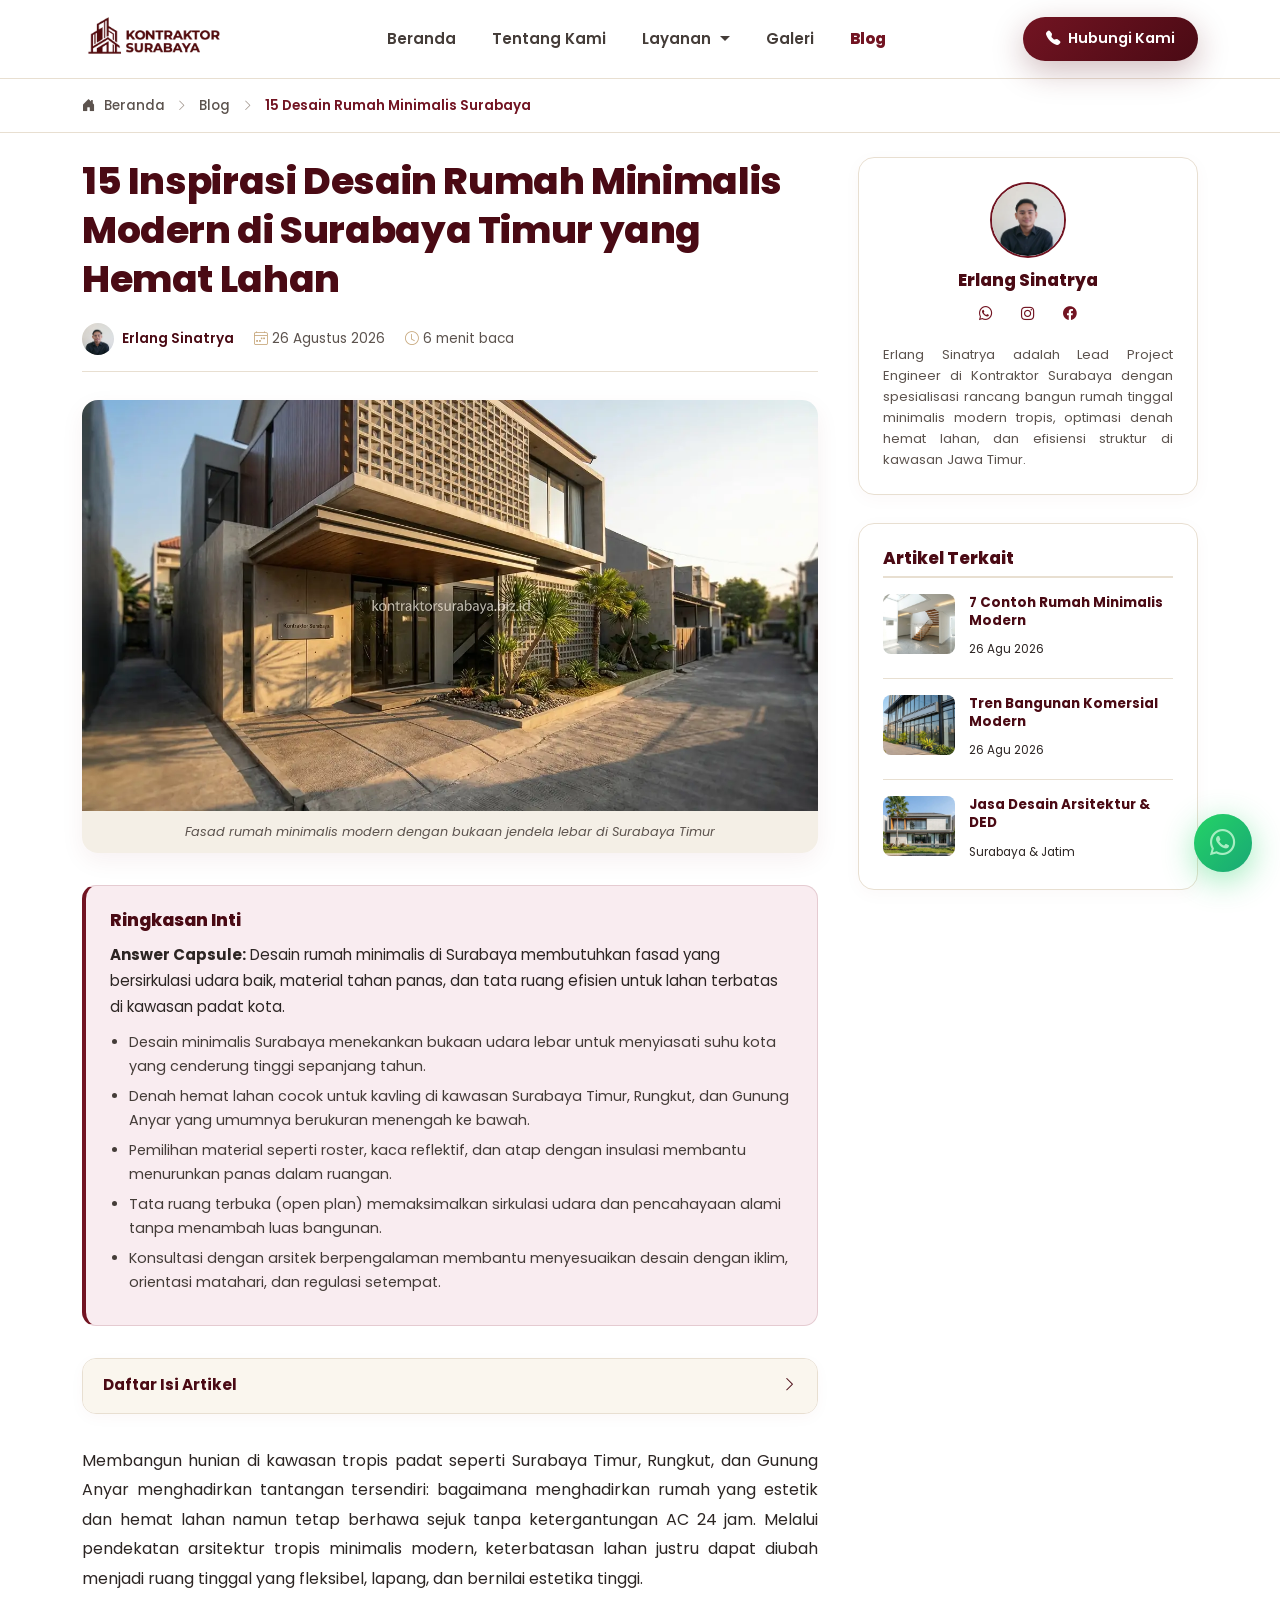
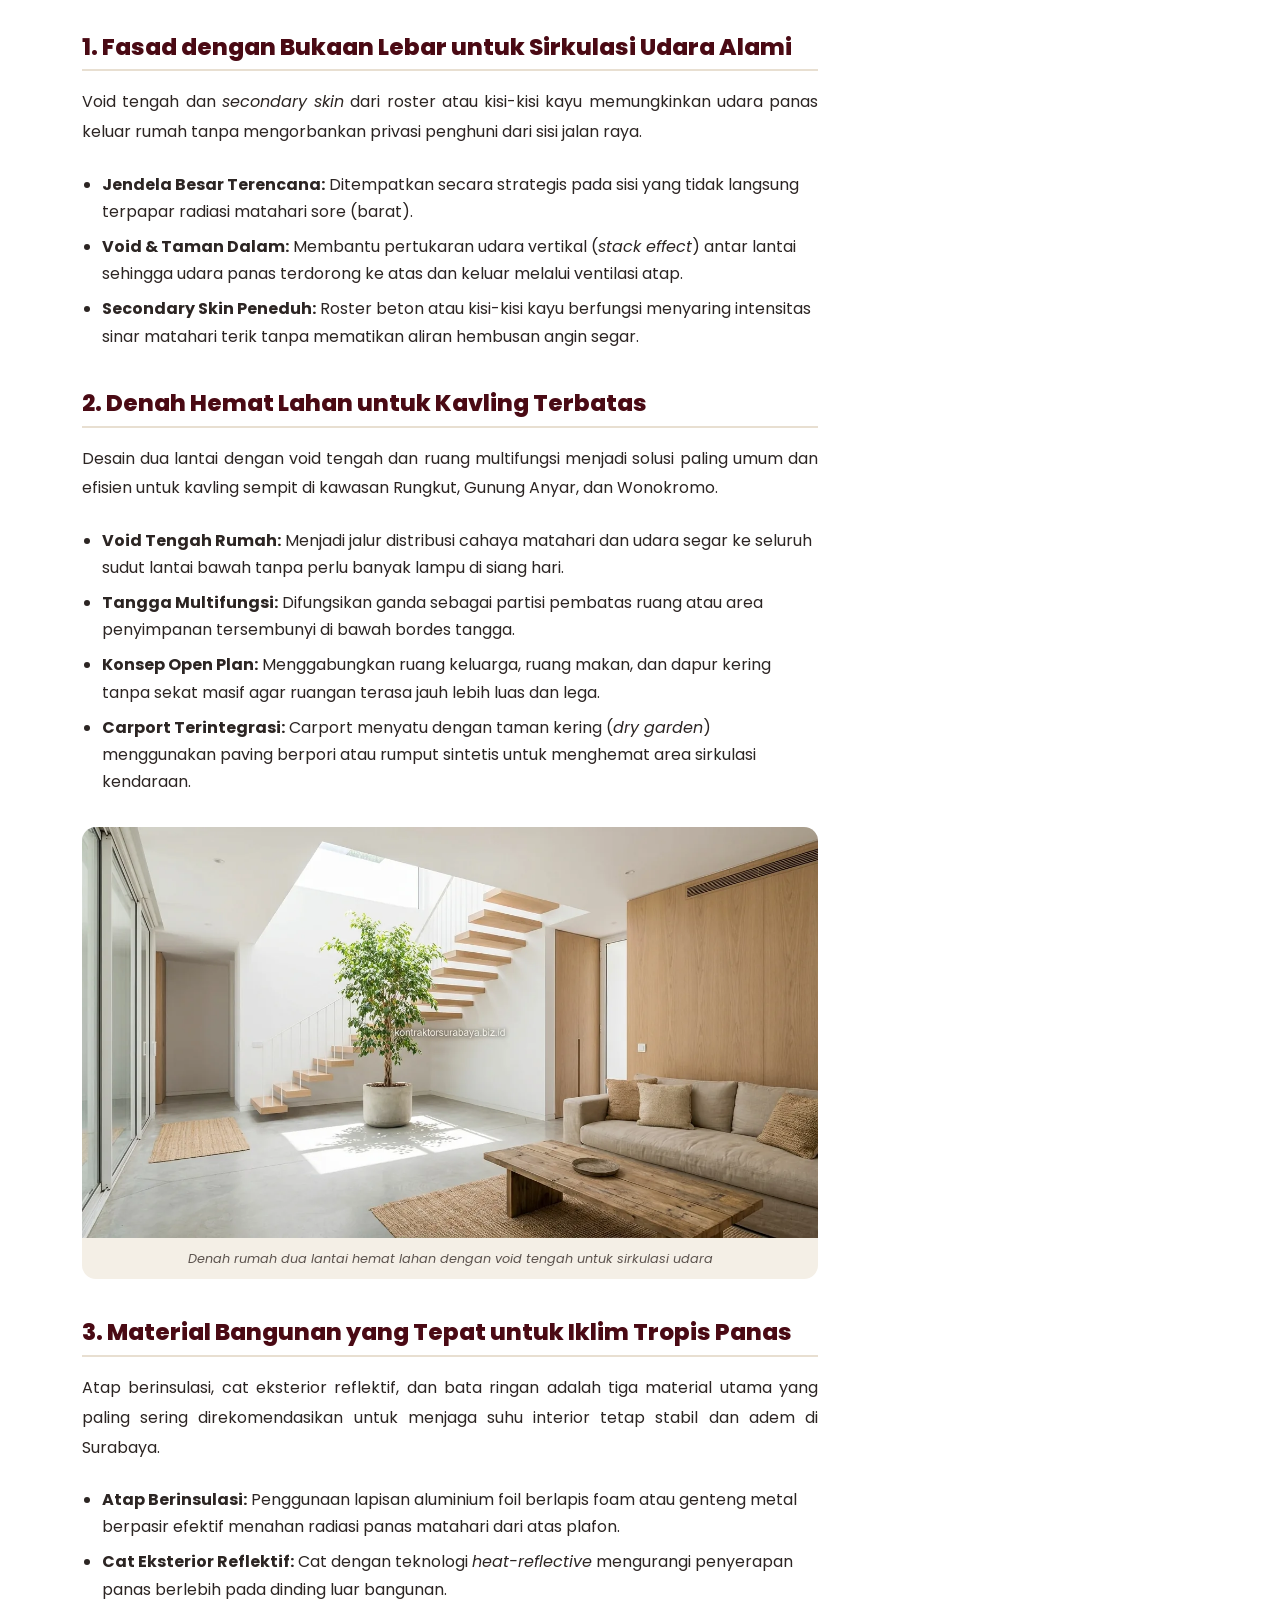
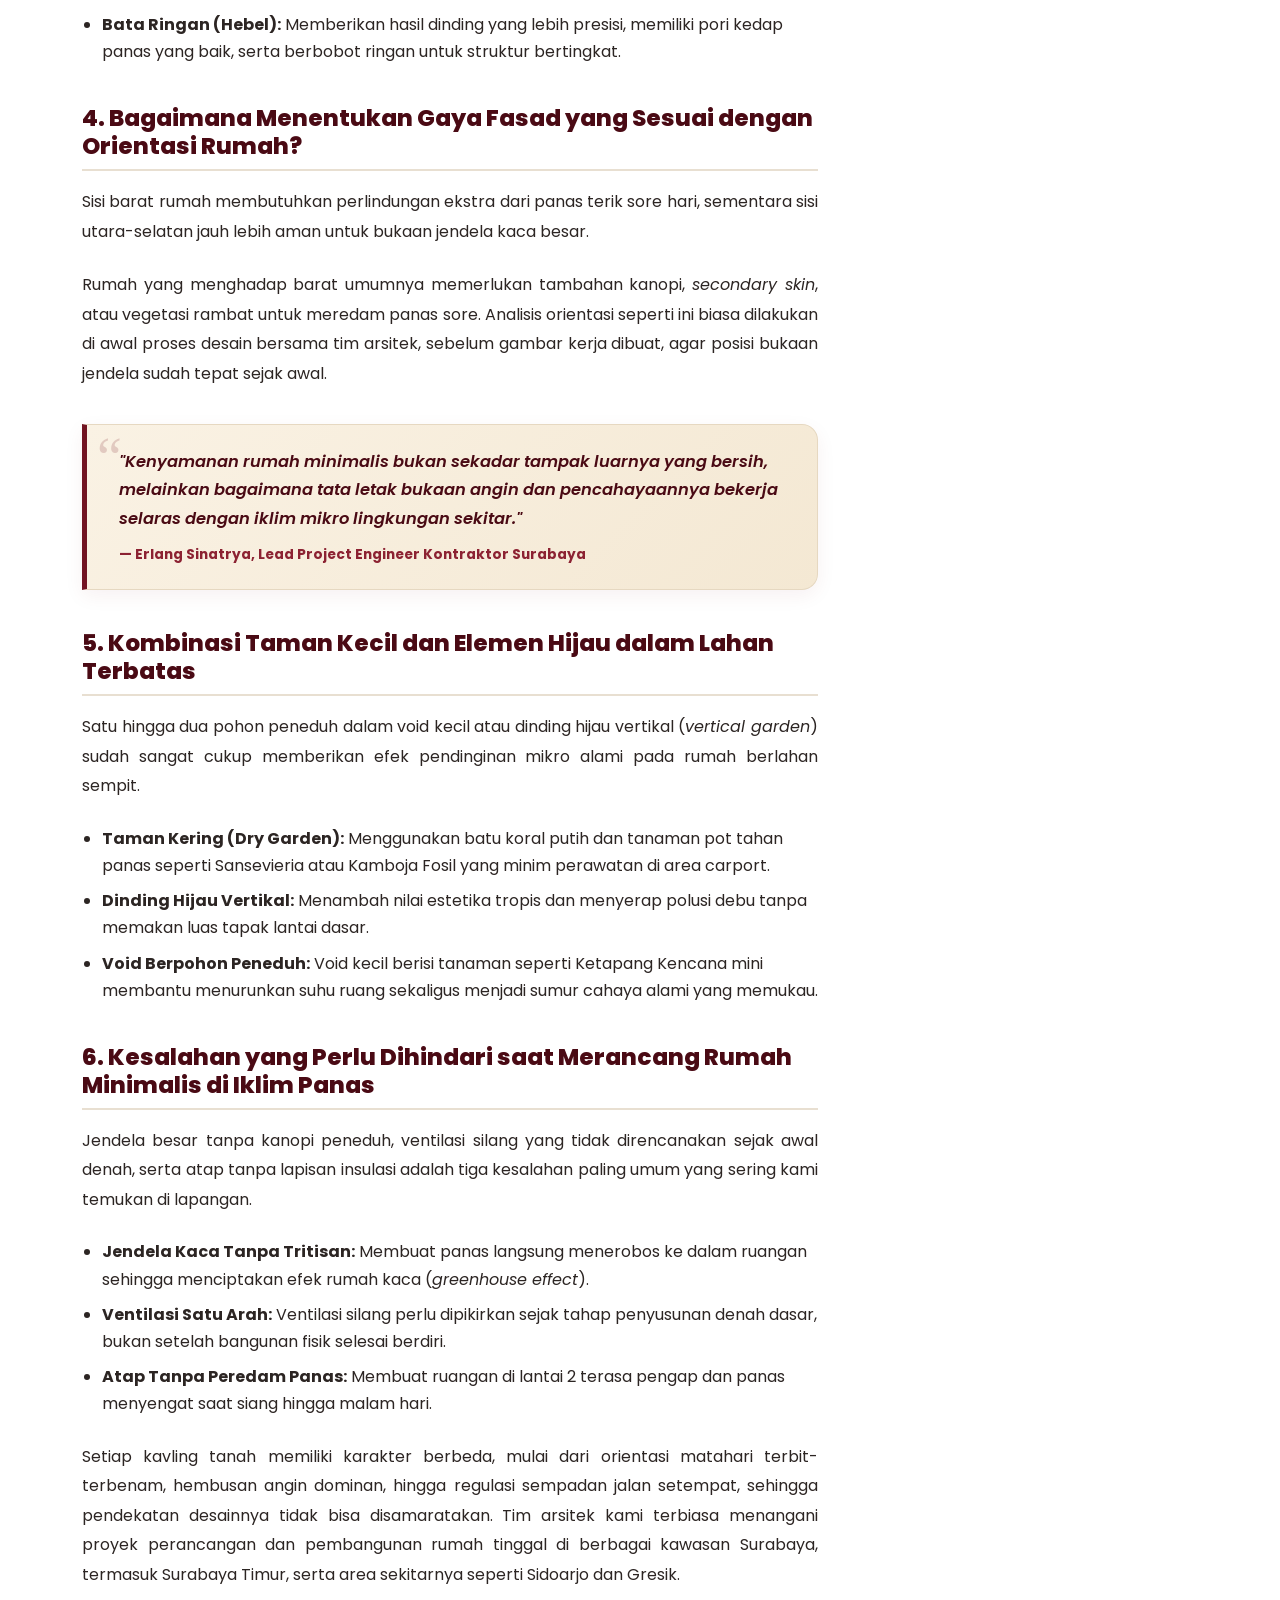
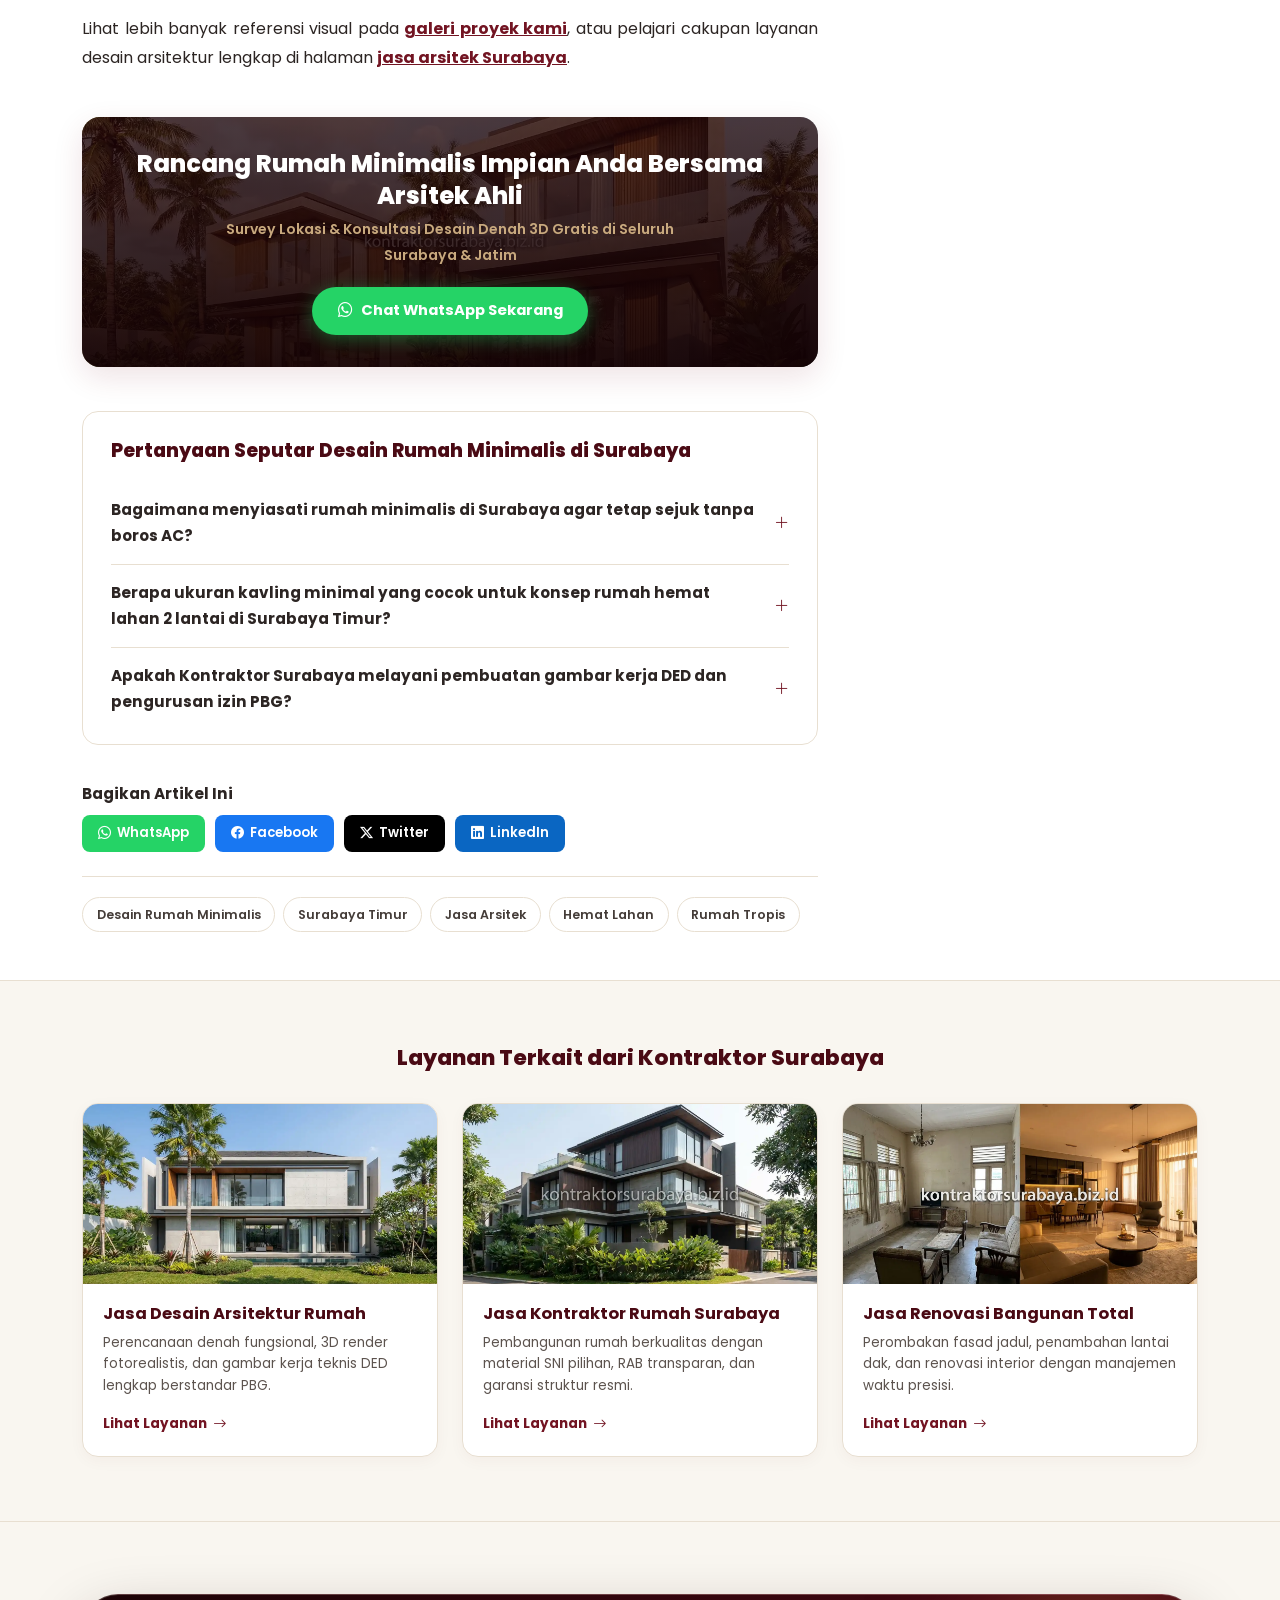
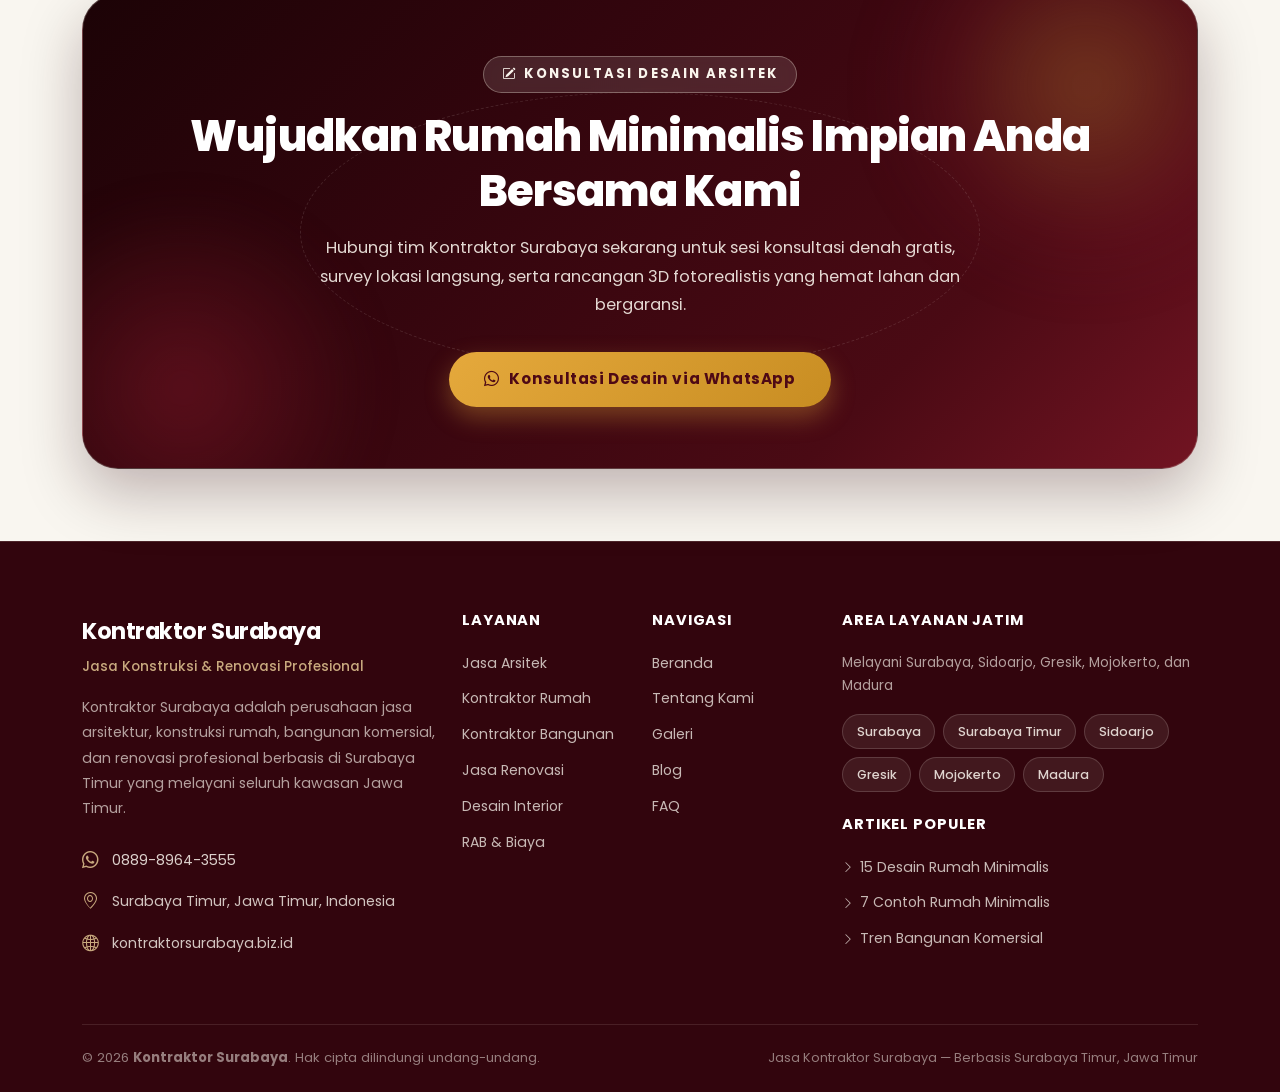
<file: blog/inspirasi-desain-rumah-minimalis-surabaya.html>
<!DOCTYPE html>
<html lang="id">

<head>
  <meta charset="UTF-8">
  <meta name="viewport" content="width=device-width, initial-scale=1.0">
  <title>15 Desain Rumah Minimalis Surabaya Timur Hemat Lahan | Kontraktor Surabaya</title>
  <meta name="description"
    content="15 inspirasi desain rumah minimalis di Surabaya Timur, hemat lahan dan tahan panas. Konsultasi gratis desain rumah Anda bersama tim arsitek kami.">
  <meta name="keywords"
    content="desain rumah minimalis surabaya, rumah minimalis surabaya timur, denah rumah hemat lahan, desain rumah tahan panas, arsitek rumah surabaya, kontraktor surabaya">
  <meta name="author" content="Erlang Sinatrya">
  <meta name="robots" content="index, follow, max-image-preview:large, max-snippet:-1, max-video-preview:-1">
  <meta name="googlebot" content="index, follow">
  <link rel="canonical" href="https://kontraktorsurabaya.biz.id/blog/inspirasi-desain-rumah-minimalis-surabaya">
  <link rel="alternate" hreflang="id-ID" href="https://kontraktorsurabaya.biz.id/blog/inspirasi-desain-rumah-minimalis-surabaya">

  <!-- Open Graph (OG) -->
  <meta property="og:locale" content="id_ID">
  <meta property="og:type" content="article">
  <meta property="og:title" content="15 Desain Rumah Minimalis Surabaya Timur Hemat Lahan">
  <meta property="og:description"
    content="15 inspirasi desain rumah minimalis di Surabaya Timur, hemat lahan dan tahan panas. Konsultasi gratis desain rumah Anda bersama tim arsitek kami.">
  <meta property="og:url" content="https://kontraktorsurabaya.biz.id/blog/inspirasi-desain-rumah-minimalis-surabaya">
  <meta property="og:site_name" content="Kontraktor Surabaya">
  <meta property="og:image" content="https://kontraktorsurabaya.biz.id/assets/img/blog/fasad-rumah-minimalis-surabaya-timur.webp">
  <meta property="og:image:type" content="image/webp">
  <meta property="og:image:width" content="1200">
  <meta property="og:image:height" content="630">
  <meta property="og:image:width" content="1200">
  <meta property="og:image:height" content="630">
  <meta property="og:image:alt" content="Fasad rumah minimalis modern dengan bukaan jendela lebar di Surabaya Timur">
  <meta property="article:published_time" content="2026-08-26T08:00:00+07:00">
  <meta property="article:modified_time" content="2026-08-26T10:00:00+07:00">
  <meta property="article:author" content="Erlang Sinatrya">
  <meta property="article:section" content="Jasa Arsitek & Desain">
  <meta property="article:tag" content="Desain Rumah Minimalis">

  <!-- Twitter Card -->
  <meta name="twitter:card" content="summary_large_image">
  <meta name="twitter:title" content="15 Desain Rumah Minimalis Surabaya Timur Hemat Lahan">
  <meta name="twitter:description"
    content="15 inspirasi desain rumah minimalis di Surabaya Timur, hemat lahan dan tahan panas. Konsultasi gratis desain rumah Anda bersama tim arsitek kami.">
  <meta name="twitter:image" content="https://kontraktorsurabaya.biz.id/assets/img/blog/fasad-rumah-minimalis-surabaya-timur.webp">

  <link rel="icon" type="image/webp" href="../assets/img/favicon-logo.webp">
  <link rel="apple-touch-icon" href="../assets/img/favicon-logo.webp">

  <!-- Google Fonts: Poppins (High-Performance Async Preload) -->
  <link rel="preconnect" href="https://fonts.googleapis.com">
  <link rel="preconnect" href="https://fonts.gstatic.com" crossorigin>
  <link rel="preload" as="style"
    href="https://fonts.googleapis.com/css2?family=Poppins:ital,wght@0,300;0,400;0,500;0,600;0,700;0,800;0,900;1,400;1,600&display=swap">
  <link rel="stylesheet"
    href="https://fonts.googleapis.com/css2?family=Poppins:ital,wght@0,300;0,400;0,500;0,600;0,700;0,800;0,900;1,400;1,600&display=swap"
    media="print" onload="this.media='all'">
  <noscript>
    <link rel="stylesheet"
      href="https://fonts.googleapis.com/css2?family=Poppins:ital,wght@0,300;0,400;0,500;0,600;0,700;0,800;0,900;1,400;1,600&display=swap">
  </noscript>

  <!-- Critical Core CSS -->
  <link rel="stylesheet" href="../assets/vendor/bootstrap/css/bootstrap.min.css">
  <link rel="stylesheet" href="../assets/css/main.min.css">

  <!-- Non-Critical Vendor CSS (Deferred Loading to Eliminate Render-Blocking) -->
  <link rel="preload" href="../assets/vendor/bootstrap-icons/bootstrap-icons.min.css" as="style" onload="this.onload=null;this.rel='stylesheet'">
  <noscript><link rel="stylesheet" href="../assets/vendor/bootstrap-icons/bootstrap-icons.min.css"></noscript>
  <link rel="preload" href="../assets/vendor/aos/aos.css" as="style" onload="this.onload=null;this.rel='stylesheet'">
  <noscript><link rel="stylesheet" href="../assets/vendor/aos/aos.css"></noscript>
  <link rel="preload" href="../assets/vendor/glightbox/css/glightbox.min.css" as="style" onload="this.onload=null;this.rel='stylesheet'">
  <noscript><link rel="stylesheet" href="../assets/vendor/glightbox/css/glightbox.min.css"></noscript>
  <link rel="preload" href="https://cdn.jsdelivr.net/npm/swiper@11/swiper-bundle.min.css" as="style" onload="this.onload=null;this.rel='stylesheet'">
  <noscript><link rel="stylesheet" href="https://cdn.jsdelivr.net/npm/swiper@11/swiper-bundle.min.css"></noscript>

  <!-- Schema Markup JSON-LD -->
  <script type="application/ld+json">
  {
    "@context": "https://schema.org",
    "@graph": [
      {
        "@type": ["LocalBusiness", "GeneralContractor", "ProfessionalService"],
        "@id": "https://kontraktorsurabaya.biz.id/#organization",
        "name": "Kontraktor Surabaya",
        "alternateName": "PT Kontraktor Surabaya Jaya",
        "url": "https://kontraktorsurabaya.biz.id/",
        "logo": {
          "@type": "ImageObject",
          "@id": "https://kontraktorsurabaya.biz.id/#logo",
          "url": "https://kontraktorsurabaya.biz.id/assets/img/logo-header.webp"
        },
        "image": [
          "https://kontraktorsurabaya.biz.id/assets/img/hero/hero.webp",
          "https://kontraktorsurabaya.biz.id/assets/img/logo-header.webp"
        ],
        "telephone": "+62088989643555",
        "priceRange": "Rp 3.500.000 - Rp 10.000.000 per m²",
        "address": {
          "@type": "PostalAddress",
          "streetAddress": "Jl. Raya Rungkut Madya No. 88, Rungkut",
          "addressLocality": "Surabaya Timur",
          "addressRegion": "Jawa Timur",
          "postalCode": "60293",
          "addressCountry": "ID"
        },
        "geo": {
          "@type": "GeoCoordinates",
          "latitude": -7.3195,
          "longitude": 112.7842
        },
        "areaServed": [
          {"@type": "AdministrativeArea", "name": "Surabaya"},
          {"@type": "AdministrativeArea", "name": "Sidoarjo"},
          {"@type": "AdministrativeArea", "name": "Gresik"},
          {"@type": "AdministrativeArea", "name": "Mojokerto"},
          {"@type": "AdministrativeArea", "name": "Madura"}
        ]
      },
      {
        "@type": "Article",
        "@id": "https://kontraktorsurabaya.biz.id/blog/inspirasi-desain-rumah-minimalis-surabaya#article",
        "headline": "15 Desain Rumah Minimalis Surabaya Timur Hemat Lahan",
        "description": "15 inspirasi desain rumah minimalis di Surabaya Timur, hemat lahan dan tahan panas. Konsultasi gratis desain rumah Anda bersama tim arsitek kami.",
        "url": "https://kontraktorsurabaya.biz.id/blog/inspirasi-desain-rumah-minimalis-surabaya",
        "mainEntityOfPage": {
          "@type": "WebPage",
          "@id": "https://kontraktorsurabaya.biz.id/blog/inspirasi-desain-rumah-minimalis-surabaya"
        },
        "datePublished": "2026-08-26T08:00:00+07:00",
        "dateModified": "2026-08-26T10:00:00+07:00",
        "author": {
          "@type": "Person",
          "name": "Erlang Sinatrya",
          "url": "https://kontraktorsurabaya.biz.id/tentang-kami",
          "jobTitle": "Lead Project Engineer",
          "worksFor": {
            "@type": "Organization",
            "name": "Kontraktor Surabaya"
          }
        },
        "publisher": {
          "@id": "https://kontraktorsurabaya.biz.id/#organization"
        },
        "image": {
          "@type": "ImageObject",
          "url": "https://kontraktorsurabaya.biz.id/assets/img/blog/fasad-rumah-minimalis-surabaya-timur.webp",
          "width": 1200,
          "height": 630
        },
        "inLanguage": "id-ID",
        "articleSection": ["Jasa Arsitek & Desain", "Inspirasi Rumah"],
        "keywords": ["desain rumah minimalis surabaya", "rumah minimalis surabaya timur", "denah rumah hemat lahan", "desain rumah tahan panas", "arsitek rumah surabaya"]
      },
      {
        "@type": "BreadcrumbList",
        "itemListElement": [
          { "@type": "ListItem", "position": 1, "name": "Beranda", "item": "https://kontraktorsurabaya.biz.id/" },
          { "@type": "ListItem", "position": 2, "name": "Blog", "item": "https://kontraktorsurabaya.biz.id/blog" },
          { "@type": "ListItem", "position": 3, "name": "15 Desain Rumah Minimalis Surabaya", "item": "https://kontraktorsurabaya.biz.id/blog/inspirasi-desain-rumah-minimalis-surabaya" }
        ]
      },
      {
        "@type": "FAQPage",
        "mainEntity": [
          {
            "@type": "Question",
            "name": "Bagaimana menyiasati rumah minimalis di Surabaya agar tetap sejuk tanpa boros AC?",
            "acceptedAnswer": { "@type": "Answer", "text": "Penerapan ventilasi silang (cross ventilation), pembuatan void tengah sebagai sumur udara alami, penggunaan secondary skin (roster/kisi-kisi), serta pemilihan atap berinsulasi panas mampu menurunkan suhu ruang secara signifikan." }
          },
          {
            "@type": "Question",
            "name": "Berapa ukuran kavling minimal yang cocok untuk konsep rumah hemat lahan 2 lantai di Surabaya Timur?",
            "acceptedAnswer": { "@type": "Answer", "text": "Kavling mulai ukuran 5x10 meter hingga 6x12 meter di Surabaya Timur (seperti Rungkut & Gunung Anyar) sudah sangat ideal untuk dikembangkan menjadi rumah 2 lantai fungsional dengan 3 kamar tidur dan void sirkulasi udara." }
          },
          {
            "@type": "Question",
            "name": "Apakah Kontraktor Surabaya melayani pembuatan gambar kerja DED dan pengurusan izin PBG?",
            "acceptedAnswer": { "@type": "Answer", "text": "Ya, tim arsitek dan sipil kami menyediakan layanan komprehensif mulai dari 3D visualisasi render, gambar kerja teknis DED berstandar PBG, hingga pendampingan legalitas di SIMBG Surabaya." }
          }
        ]
      }
    ]
  }
  </script>
</head>

<body class="blog-details-page">

  <!-- ══ NAVBAR ═════════════════════════════════════════════════════════════════ -->
  <nav id="navbar" class="navbar navbar-expand-lg fixed-top" role="navigation" aria-label="Navigasi utama">
    <div class="container">
      <a class="navbar-brand d-flex align-items-center" href="/"
        aria-label="Kontraktor Surabaya - Beranda">
        <img src="../assets/img/logo-header.webp" alt="Logo Kontraktor Surabaya" class="logo-img" width="160" height="54"
          fetchpriority="high" onerror="this.style.display='none'">
      </a>

      <!-- Custom Modern Hamburger Toggler -->
      <button class="navbar-toggler custom-toggler shadow-none" type="button" data-bs-toggle="offcanvas"
        data-bs-target="#navOffcanvas" aria-controls="navOffcanvas" aria-label="Buka menu navigasi">
        <span class="toggler-bar"></span>
        <span class="toggler-bar"></span>
        <span class="toggler-bar"></span>
      </button>

      <!-- Offcanvas Navigation Drawer -->
      <div class="offcanvas offcanvas-end" tabindex="-1" id="navOffcanvas" aria-labelledby="navOffcanvasLabel">

        <div class="offcanvas-header d-flex d-lg-none align-items-center justify-content-between">
          <span class="drawer-title fw-bold text-maroon fs-6 mb-0" id="navOffcanvasLabel">Menu Navigasi</span>
          <button type="button" class="btn-drawer-close shadow-none" data-bs-dismiss="offcanvas" aria-label="Tutup navigasi">
            <i class="bi bi-x-lg"></i>
          </button>
        </div>

        <div class="offcanvas-body">
          <ul class="navbar-nav mx-auto align-items-lg-center gap-lg-1 mb-2 mb-lg-0">
            <li class="nav-item">
              <a class="nav-link" href="/">Beranda</a>
            </li>
            <li class="nav-item">
              <a class="nav-link" href="/tentang-kami">Tentang Kami</a>
            </li>
            <li class="nav-item dropdown">
              <a class="nav-link dropdown-toggle" href="/layanan" id="dropLayanan" role="button"
                data-bs-toggle="dropdown" aria-expanded="false">
                Layanan
              </a>
              <ul class="dropdown-menu" aria-labelledby="dropLayanan">
                <li><a class="dropdown-item" href="/layanan"><i
                      class="bi bi-grid-fill me-2 text-maroon"></i>Semua Layanan</a></li>
                <li><hr class="dropdown-divider my-1"></li>
                <li><a class="dropdown-item" href="/layanan/jasa-arsitek-surabaya"><i
                      class="bi bi-pencil-square me-2 text-maroon"></i>Jasa Arsitek</a></li>
                <li><a class="dropdown-item" href="/layanan/kontraktor-rumah-surabaya"><i
                      class="bi bi-house-fill me-2 text-maroon"></i>Kontraktor Rumah</a></li>
                <li><a class="dropdown-item" href="/layanan/kontraktor-bangunan-surabaya"><i
                      class="bi bi-building-fill me-2 text-maroon"></i>Kontraktor Bangunan</a></li>
                <li><a class="dropdown-item" href="/layanan/jasa-renovasi-surabaya"><i
                      class="bi bi-arrow-repeat me-2 text-maroon"></i>Renovasi Bangunan</a></li>
                <li><a class="dropdown-item" href="/layanan/jasa-desain-interior-surabaya"><i
                      class="bi bi-palette-fill me-2 text-maroon"></i>Desain Interior</a></li>
                <li><a class="dropdown-item" href="/layanan/rab-estimasi-biaya-surabaya"><i
                      class="bi bi-calculator-fill me-2 text-maroon"></i>RAB &amp; Estimasi Biaya</a></li>
              </ul>
            </li>
            <li class="nav-item">
              <a class="nav-link" href="/galeri">Galeri</a>
            </li>
            <li class="nav-item">
              <a class="nav-link active" href="/blog" aria-current="page">Blog</a>
            </li>
          </ul>

          <div class="d-none d-lg-flex align-items-center mt-3 mt-lg-0">
            <a class="nav-link nav-cta d-inline-flex align-items-center gap-2" id="nav-wa-cta"
              href="https://wa.me/62088989643555?text=Halo%2C+saya+ingin+konsultasi+Desain+Rumah+Minimalis" target="_blank"
              rel="noopener noreferrer">
              <i class="bi bi-telephone-fill"></i> Hubungi Kami
            </a>
          </div>

        </div>
      </div>

    </div>
  </nav>

  <main class="main" id="main-content">

    <!-- ══ BREADCRUMB BAR ═══════════════════════════════════════════════════════ -->
    <div class="breadcrumb-bar">
      <div class="container">
        <a href="/"><i class="bi bi-house-door-fill me-1"></i> Beranda</a>
        <span class="separator"><i class="bi bi-chevron-right"></i></span>
        <a href="/blog">Blog</a>
        <span class="separator"><i class="bi bi-chevron-right"></i></span>
        <span>15 Desain Rumah Minimalis Surabaya</span>
      </div>
    </div>

    <!-- ══ MAIN ARTICLE SECTION ═════════════════════════════════════════════════ -->
    <section class="section pt-4 pb-5" style="background:var(--white);">
      <div class="container">
        <div class="article-layout">

          <!-- MAIN CONTENT -->
          <div class="article-main">

            <h1 class="article-title" data-aos="fade-up">
              15 Inspirasi Desain Rumah Minimalis Modern di Surabaya Timur yang Hemat Lahan
            </h1>

            <div class="article-top-meta" data-aos="fade-up" data-aos-delay="100">
              <div class="meta-author">
                <img src="../assets/img/person/erlang.webp" alt="Erlang Sinatrya" onerror="this.src='../assets/img/favicon-logo.webp'">
                <span>Erlang Sinatrya</span>
              </div>
              <span><i class="bi bi-calendar4-week text-gold"></i> 26 Agustus 2026</span>
              <span><i class="bi bi-clock text-gold"></i> 6 menit baca</span>
            </div>

            <!-- Featured Image -->
            <div class="featured-image-wrap" data-aos="zoom-in">
              <img src="../assets/img/blog/fasad-rumah-minimalis-surabaya-timur.webp"
                alt="Fasad rumah minimalis modern dengan bukaan jendela lebar di Surabaya Timur" loading="lazy" decoding="async"
                onerror="this.src='../assets/img/hero/hero.webp'">
              <div class="featured-caption">Fasad rumah minimalis modern dengan bukaan jendela lebar di Surabaya Timur</div>
            </div>

            <!-- Summary Box (Answer Capsule & Ringkasan Inti) -->
            <div class="summary-box" data-aos="fade-up">
              <h3>Ringkasan Inti</h3>
              <p>
                <strong>Answer Capsule:</strong> Desain rumah minimalis di Surabaya membutuhkan fasad yang bersirkulasi udara baik, material tahan panas, dan tata ruang efisien untuk lahan terbatas di kawasan padat kota.
              </p>
              <ul>
                <li>Desain minimalis Surabaya menekankan bukaan udara lebar untuk menyiasati suhu kota yang cenderung tinggi sepanjang tahun.</li>
                <li>Denah hemat lahan cocok untuk kavling di kawasan Surabaya Timur, Rungkut, dan Gunung Anyar yang umumnya berukuran menengah ke bawah.</li>
                <li>Pemilihan material seperti roster, kaca reflektif, dan atap dengan insulasi membantu menurunkan panas dalam ruangan.</li>
                <li>Tata ruang terbuka (open plan) memaksimalkan sirkulasi udara dan pencahayaan alami tanpa menambah luas bangunan.</li>
                <li>Konsultasi dengan arsitek berpengalaman membantu menyesuaikan desain dengan iklim, orientasi matahari, dan regulasi setempat.</li>
              </ul>
            </div>

            <!-- TOC Box -->
            <div class="toc-box">
              <button class="toc-toggle"
                onclick="this.classList.toggle('active'); this.nextElementSibling.classList.toggle('show')">
                Daftar Isi Artikel <i class="bi bi-chevron-right"></i>
              </button>
              <div class="toc-content">
                <ul id="auto-toc-list"></ul>
              </div>
            </div>

            <!-- ARTICLE BODY -->
            <div class="article-body">
              <p>
                Membangun hunian di kawasan tropis padat seperti Surabaya Timur, Rungkut, dan Gunung Anyar menghadirkan tantangan tersendiri: bagaimana menghadirkan rumah yang estetik dan hemat lahan namun tetap berhawa sejuk tanpa ketergantungan AC 24 jam. Melalui pendekatan arsitektur tropis minimalis modern, keterbatasan lahan justru dapat diubah menjadi ruang tinggal yang fleksibel, lapang, dan bernilai estetika tinggi.
              </p>

              <h2 id="fasad-bukaan-lebar">1. Fasad dengan Bukaan Lebar untuk Sirkulasi Udara Alami</h2>
              <p>
                Void tengah dan <em>secondary skin</em> dari roster atau kisi-kisi kayu memungkinkan udara panas keluar rumah tanpa mengorbankan privasi penghuni dari sisi jalan raya.
              </p>
              <ul>
                <li><strong>Jendela Besar Terencana:</strong> Ditempatkan secara strategis pada sisi yang tidak langsung terpapar radiasi matahari sore (barat).</li>
                <li><strong>Void &amp; Taman Dalam:</strong> Membantu pertukaran udara vertikal (<em>stack effect</em>) antar lantai sehingga udara panas terdorong ke atas dan keluar melalui ventilasi atap.</li>
                <li><strong>Secondary Skin Peneduh:</strong> Roster beton atau kisi-kisi kayu berfungsi menyaring intensitas sinar matahari terik tanpa mematikan aliran hembusan angin segar.</li>
              </ul>

              <h2 id="denah-hemat-lahan">2. Denah Hemat Lahan untuk Kavling Terbatas</h2>
              <p>
                Desain dua lantai dengan void tengah dan ruang multifungsi menjadi solusi paling umum dan efisien untuk kavling sempit di kawasan Rungkut, Gunung Anyar, dan Wonokromo.
              </p>
              <ul>
                <li><strong>Void Tengah Rumah:</strong> Menjadi jalur distribusi cahaya matahari dan udara segar ke seluruh sudut lantai bawah tanpa perlu banyak lampu di siang hari.</li>
                <li><strong>Tangga Multifungsi:</strong> Difungsikan ganda sebagai partisi pembatas ruang atau area penyimpanan tersembunyi di bawah bordes tangga.</li>
                <li><strong>Konsep Open Plan:</strong> Menggabungkan ruang keluarga, ruang makan, dan dapur kering tanpa sekat masif agar ruangan terasa jauh lebih luas dan lega.</li>
                <li><strong>Carport Terintegrasi:</strong> Carport menyatu dengan taman kering (<em>dry garden</em>) menggunakan paving berpori atau rumput sintetis untuk menghemat area sirkulasi kendaraan.</li>
              </ul>

              <!-- Second In-Article Image -->
              <figure class="body-figure" data-aos="fade-up">
                <img src="../assets/img/blog/denah-rumah-hemat-lahan-void-tengah.webp"
                  alt="Denah rumah dua lantai hemat lahan dengan void tengah untuk sirkulasi udara" loading="lazy" decoding="async">
                <figcaption>Denah rumah dua lantai hemat lahan dengan void tengah untuk sirkulasi udara</figcaption>
              </figure>

              <h2 id="material-iklim-tropis">3. Material Bangunan yang Tepat untuk Iklim Tropis Panas</h2>
              <p>
                Atap berinsulasi, cat eksterior reflektif, dan bata ringan adalah tiga material utama yang paling sering direkomendasikan untuk menjaga suhu interior tetap stabil dan adem di Surabaya.
              </p>
              <ul>
                <li><strong>Atap Berinsulasi:</strong> Penggunaan lapisan aluminium foil berlapis foam atau genteng metal berpasir efektif menahan radiasi panas matahari dari atas plafon.</li>
                <li><strong>Cat Eksterior Reflektif:</strong> Cat dengan teknologi <em>heat-reflective</em> mengurangi penyerapan panas berlebih pada dinding luar bangunan.</li>
                <li><strong>Bata Ringan (Hebel):</strong> Memberikan hasil dinding yang lebih presisi, memiliki pori kedap panas yang baik, serta berbobot ringan untuk struktur bertingkat.</li>
              </ul>

              <h2 id="gaya-fasad-orientasi">4. Bagaimana Menentukan Gaya Fasad yang Sesuai dengan Orientasi Rumah?</h2>
              <p>
                Sisi barat rumah membutuhkan perlindungan ekstra dari panas terik sore hari, sementara sisi utara-selatan jauh lebih aman untuk bukaan jendela kaca besar.
              </p>
              <p>
                Rumah yang menghadap barat umumnya memerlukan tambahan kanopi, <em>secondary skin</em>, atau vegetasi rambat untuk meredam panas sore. Analisis orientasi seperti ini biasa dilakukan di awal proses desain bersama tim arsitek, sebelum gambar kerja dibuat, agar posisi bukaan jendela sudah tepat sejak awal.
              </p>

              <blockquote class="article-quote">
                <p>"Kenyamanan rumah minimalis bukan sekadar tampak luarnya yang bersih, melainkan bagaimana tata letak bukaan angin dan pencahayaannya bekerja selaras dengan iklim mikro lingkungan sekitar."</p>
                <span class="quote-author">— Erlang Sinatrya, Lead Project Engineer Kontraktor Surabaya</span>
              </blockquote>

              <h2 id="taman-elemen-hijau">5. Kombinasi Taman Kecil dan Elemen Hijau dalam Lahan Terbatas</h2>
              <p>
                Satu hingga dua pohon peneduh dalam void kecil atau dinding hijau vertikal (<em>vertical garden</em>) sudah sangat cukup memberikan efek pendinginan mikro alami pada rumah berlahan sempit.
              </p>
              <ul>
                <li><strong>Taman Kering (Dry Garden):</strong> Menggunakan batu koral putih dan tanaman pot tahan panas seperti Sansevieria atau Kamboja Fosil yang minim perawatan di area carport.</li>
                <li><strong>Dinding Hijau Vertikal:</strong> Menambah nilai estetika tropis dan menyerap polusi debu tanpa memakan luas tapak lantai dasar.</li>
                <li><strong>Void Berpohon Peneduh:</strong> Void kecil berisi tanaman seperti Ketapang Kencana mini membantu menurunkan suhu ruang sekaligus menjadi sumur cahaya alami yang memukau.</li>
              </ul>

              <h2 id="kesalahan-desain-tropis">6. Kesalahan yang Perlu Dihindari saat Merancang Rumah Minimalis di Iklim Panas</h2>
              <p>
                Jendela besar tanpa kanopi peneduh, ventilasi silang yang tidak direncanakan sejak awal denah, serta atap tanpa lapisan insulasi adalah tiga kesalahan paling umum yang sering kami temukan di lapangan.
              </p>
              <ul>
                <li><strong>Jendela Kaca Tanpa Tritisan:</strong> Membuat panas langsung menerobos ke dalam ruangan sehingga menciptakan efek rumah kaca (<em>greenhouse effect</em>).</li>
                <li><strong>Ventilasi Satu Arah:</strong> Ventilasi silang perlu dipikirkan sejak tahap penyusunan denah dasar, bukan setelah bangunan fisik selesai berdiri.</li>
                <li><strong>Atap Tanpa Peredam Panas:</strong> Membuat ruangan di lantai 2 terasa pengap dan panas menyengat saat siang hingga malam hari.</li>
              </ul>

              <p class="mt-4">
                Setiap kavling tanah memiliki karakter berbeda, mulai dari orientasi matahari terbit-terbenam, hembusan angin dominan, hingga regulasi sempadan jalan setempat, sehingga pendekatan desainnya tidak bisa disamaratakan. Tim arsitek kami terbiasa menangani proyek perancangan dan pembangunan rumah tinggal di berbagai kawasan Surabaya, termasuk Surabaya Timur, serta area sekitarnya seperti Sidoarjo dan Gresik.
              </p>
              <p>
                Lihat lebih banyak referensi visual pada <a href="/galeri" class="fw-bold text-maroon">galeri proyek kami</a>, atau pelajari cakupan layanan desain arsitektur lengkap di halaman <a href="/layanan/jasa-arsitek-surabaya" class="fw-bold text-maroon">jasa arsitek Surabaya</a>.
              </p>

              <!-- Centered High-Contrast Promo Banner -->
              <a href="https://wa.me/62088989643555?text=Halo%2C+saya+ingin+konsultasi+Desain+Rumah+Minimalis+Surabaya" target="_blank" class="promo-banner" data-aos="fade-up">
                <img src="../assets/img/layanan/desain-rumah-mewah-modern.webp"
                  alt="Konsultasi Jasa Desain Rumah Minimalis Kontraktor Surabaya via WhatsApp" loading="lazy">
                <div class="promo-overlay">
                  <div class="promo-text">Rancang Rumah Minimalis Impian Anda Bersama Arsitek Ahli</div>
                  <div class="promo-subtext">Survey Lokasi &amp; Konsultasi Desain Denah 3D Gratis di Seluruh Surabaya &amp; Jatim</div>
                  <div class="promo-cta"><i class="bi bi-whatsapp"></i> Chat WhatsApp Sekarang</div>
                </div>
              </a>

            </div>

            <!-- Mini FAQ Accordion -->
            <div class="article-faq" data-aos="fade-up">
              <h3>Pertanyaan Seputar Desain Rumah Minimalis di Surabaya</h3>

              <div class="faq-mini-item">
                <button class="faq-mini-question">
                  Bagaimana menyiasati rumah minimalis di Surabaya agar tetap sejuk tanpa boros AC?
                  <i class="bi bi-plus-lg"></i>
                </button>
                <div class="faq-mini-answer">
                  <div class="faq-mini-answer-inner">
                    <p>
                      Penerapan ventilasi silang (cross ventilation), pembuatan void tengah sebagai sumur udara alami, penggunaan secondary skin (roster/kisi-kisi), serta pemilihan atap berinsulasi panas mampu menurunkan suhu ruang secara signifikan.
                    </p>
                  </div>
                </div>
              </div>

              <div class="faq-mini-item">
                <button class="faq-mini-question">
                  Berapa ukuran kavling minimal yang cocok untuk konsep rumah hemat lahan 2 lantai di Surabaya Timur?
                  <i class="bi bi-plus-lg"></i>
                </button>
                <div class="faq-mini-answer">
                  <div class="faq-mini-answer-inner">
                    <p>
                      Kavling mulai ukuran 5x10 meter hingga 6x12 meter di Surabaya Timur (seperti Rungkut &amp; Gunung Anyar) sudah sangat ideal untuk dikembangkan menjadi rumah 2 lantai fungsional dengan 3 kamar tidur dan void sirkulasi udara.
                    </p>
                  </div>
                </div>
              </div>

              <div class="faq-mini-item">
                <button class="faq-mini-question">
                  Apakah Kontraktor Surabaya melayani pembuatan gambar kerja DED dan pengurusan izin PBG?
                  <i class="bi bi-plus-lg"></i>
                </button>
                <div class="faq-mini-answer">
                  <div class="faq-mini-answer-inner">
                    <p>
                      Ya, tim arsitek dan sipil kami menyediakan layanan komprehensif mulai dari 3D visualisasi render, gambar kerja teknis DED berstandar PBG, hingga pendampingan legalitas di SIMBG Surabaya.
                    </p>
                  </div>
                </div>
              </div>
            </div>

            <!-- Share Buttons -->
            <div class="share-article-box" data-aos="fade-up">
              <h4>Bagikan Artikel Ini</h4>
              <div class="share-buttons-row">
                <a href="#" target="_blank" class="share-btn whatsapp" data-share="whatsapp"><i
                    class="bi bi-whatsapp"></i> WhatsApp</a>
                <a href="#" target="_blank" class="share-btn facebook" data-share="facebook"><i
                    class="bi bi-facebook"></i> Facebook</a>
                <a href="#" target="_blank" class="share-btn twitter" data-share="twitter"><i
                    class="bi bi-twitter-x"></i> Twitter</a>
                <a href="#" target="_blank" class="share-btn linkedin" data-share="linkedin"><i
                    class="bi bi-linkedin"></i> LinkedIn</a>
              </div>
            </div>

            <!-- Tags Footer -->
            <div class="article-tags-footer">
              <a href="/blog" class="tag-pill">Desain Rumah Minimalis</a>
              <a href="/blog" class="tag-pill">Surabaya Timur</a>
              <a href="/blog" class="tag-pill">Jasa Arsitek</a>
              <a href="/blog" class="tag-pill">Hemat Lahan</a>
              <a href="/blog" class="tag-pill">Rumah Tropis</a>
            </div>

          </div>

          <!-- SIDEBAR -->
          <aside class="article-sidebar">

            <div class="sidebar-author-card text-center">
              <img src="../assets/img/person/erlang.webp" alt="Erlang Sinatrya" class="mx-auto d-block" onerror="this.src='../assets/img/favicon-logo.webp'">
              <h4>Erlang Sinatrya</h4>
              <div class="sidebar-social">
                <a href="https://wa.me/62088989643555" target="_blank" rel="noopener noreferrer" aria-label="WhatsApp"><i
                    class="bi bi-whatsapp"></i></a>
                <a href="https://instagram.com" target="_blank" rel="noopener noreferrer" aria-label="Instagram"><i
                    class="bi bi-instagram"></i></a>
                <a href="https://facebook.com" target="_blank" rel="noopener noreferrer" aria-label="Facebook"><i
                    class="bi bi-facebook"></i></a>
              </div>
              <p class="desc">
                Erlang Sinatrya adalah Lead Project Engineer di Kontraktor Surabaya dengan spesialisasi rancang bangun rumah tinggal minimalis modern tropis, optimasi denah hemat lahan, dan efisiensi struktur di kawasan Jawa Timur.
              </p>
            </div>

            <div class="sidebar-related">
              <h4>Artikel Terkait</h4>

              <a href="/blog/7-contoh-rumah-minimalis-surabaya-sukses" class="related-item">
                <img src="../assets/img/blog/rumah-minimalis-dua-lantai-hasil-bangun-surabaya.webp"
                  alt="7 Contoh Rumah Minimalis Surabaya">
                <div>
                  <h5>7 Contoh Rumah Minimalis Modern</h5>
                  <span>26 Agu 2026</span>
                </div>
              </a>

              <a href="/blog/tren-bangunan-komersial-surabaya" class="related-item">
                <img src="../assets/img/blog/fasad-kaca-bangunan-komersial-surabaya.webp"
                  alt="Tren Bangunan Komersial Surabaya">
                <div>
                  <h5>Tren Bangunan Komersial Modern</h5>
                  <span>26 Agu 2026</span>
                </div>
              </a>

              <a href="/layanan/jasa-arsitek-surabaya" class="related-item">
                <img src="../assets/img/layanan/arsitektur-rumah-mewah-surabaya.webp"
                  alt="Jasa Arsitek Surabaya">
                <div>
                  <h5>Jasa Desain Arsitektur &amp; DED</h5>
                  <span>Surabaya &amp; Jatim</span>
                </div>
              </a>
            </div>

          </aside>

        </div>
      </div>
    </section>

    <!-- ══ RELATED SERVICES & PORTFOLIO SECTION ═══════════════════════════════ -->
    <section class="related-articles-section" data-aos="fade-up">
      <div class="container">
        <h3 class="related-heading">Layanan Terkait dari Kontraktor Surabaya</h3>
        <div class="related-grid">

          <article class="related-card">
            <a href="/layanan/jasa-arsitek-surabaya">
              <img src="../assets/img/layanan/arsitektur-rumah-mewah-surabaya.webp"
                alt="Jasa Arsitek Surabaya" loading="lazy">
            </a>
            <div class="related-card-content">
              <h4><a href="/layanan/jasa-arsitek-surabaya">Jasa Desain Arsitektur Rumah</a></h4>
              <p>Perencanaan denah fungsional, 3D render fotorealistis, dan gambar kerja teknis DED lengkap berstandar PBG.</p>
              <a href="/layanan/jasa-arsitek-surabaya" class="related-read-more">Lihat Layanan <i class="bi bi-arrow-right"></i></a>
            </div>
          </article>

          <article class="related-card">
            <a href="/layanan/kontraktor-rumah-surabaya">
              <img src="../assets/img/layanan/pembangunan-rumah-modern-surabaya.webp"
                alt="Jasa Kontraktor Bangun Rumah Surabaya" loading="lazy">
            </a>
            <div class="related-card-content">
              <h4><a href="/layanan/kontraktor-rumah-surabaya">Jasa Kontraktor Rumah Surabaya</a></h4>
              <p>Pembangunan rumah berkualitas dengan material SNI pilihan, RAB transparan, dan garansi struktur resmi.</p>
              <a href="/layanan/kontraktor-rumah-surabaya" class="related-read-more">Lihat Layanan <i class="bi bi-arrow-right"></i></a>
            </div>
          </article>

          <article class="related-card">
            <a href="/layanan/jasa-renovasi-surabaya">
              <img src="../assets/img/layanan/proses-renovasi-rumah-surabaya.webp"
                alt="Jasa Renovasi Rumah Surabaya" loading="lazy">
            </a>
            <div class="related-card-content">
              <h4><a href="/layanan/jasa-renovasi-surabaya">Jasa Renovasi Bangunan Total</a></h4>
              <p>Perombakan fasad jadul, penambahan lantai dak, dan renovasi interior dengan manajemen waktu presisi.</p>
              <a href="/layanan/jasa-renovasi-surabaya" class="related-read-more">Lihat Layanan <i class="bi bi-arrow-right"></i></a>
            </div>
          </article>

        </div>
      </div>
    </section>

    <!-- ══ CTA SECTION ══════════════════════════════════════════════════════════ -->
    <section id="cta" class="py-5" style="background:var(--cream);">
      <div class="container py-lg-4">
        <div class="cta-card" data-aos="zoom-in">
          <div class="cta-shape-1" aria-hidden="true"></div>
          <div class="cta-shape-2" aria-hidden="true"></div>
          <div class="cta-shape-3" aria-hidden="true"></div>

          <div class="cta-content-wrap">
            <span class="cta-label"><i class="bi bi-pencil-square"></i> Konsultasi Desain Arsitek</span>
            <h2 class="cta-title">
              Wujudkan Rumah Minimalis Impian Anda Bersama Kami
            </h2>
            <p class="cta-desc">
              Hubungi tim Kontraktor Surabaya sekarang untuk sesi konsultasi denah gratis, survey lokasi langsung, serta rancangan 3D fotorealistis yang hemat lahan dan bergaransi.
            </p>
            <div class="d-flex justify-content-center">
              <a id="cta-wa-primary"
                href="https://wa.me/62088989643555?text=Halo%2C+saya+ingin+konsultasi+Desain+Rumah+Minimalis" class="btn-gold"
                target="_blank" rel="noopener noreferrer">
                <i class="bi bi-whatsapp"></i> Konsultasi Desain via WhatsApp
              </a>
            </div>
          </div>
        </div>
      </div>
    </section>

  </main>

  <!-- ══ 10. FOOTER ════════════════════════════════════════════════════════════ -->
  <footer id="footer" role="contentinfo" aria-label="Footer Kontraktor Surabaya">
    <div class="container">
      <div class="row gy-5">

        <!-- Brand Col -->
        <div class="col-lg-4">
          <div class="footer-brand">
            <div class="footer-logo-text">Kontraktor Surabaya</div>
            <div class="footer-tagline">Jasa Konstruksi &amp; Renovasi Profesional</div>
          </div>
          <p class="footer-desc">
            Kontraktor Surabaya adalah perusahaan jasa arsitektur, konstruksi rumah, bangunan komersial,
            dan renovasi profesional berbasis di Surabaya Timur yang melayani seluruh kawasan Jawa Timur.
          </p>
          <address>
            <div class="footer-contact-item">
              <i class="bi bi-whatsapp" aria-hidden="true"></i>
              <a href="https://wa.me/62088989643555" target="_blank" rel="noopener noreferrer"
                aria-label="WhatsApp Kontraktor Surabaya">0889-8964-3555</a>
            </div>
            <div class="footer-contact-item">
              <i class="bi bi-geo-alt" aria-hidden="true"></i>
              <span>Surabaya Timur, Jawa Timur, Indonesia</span>
            </div>
            <div class="footer-contact-item">
              <i class="bi bi-globe2" aria-hidden="true"></i>
              <span>kontraktorsurabaya.biz.id</span>
            </div>
          </address>
        </div>

        <!-- Layanan -->
        <div class="col-lg-2 col-md-4 col-6">
          <h3 class="footer-heading">Layanan</h3>
          <ul class="footer-links">
            <li><a href="/layanan/jasa-arsitek-surabaya">Jasa Arsitek</a></li>
            <li><a href="/layanan/kontraktor-rumah-surabaya">Kontraktor Rumah</a></li>
            <li><a href="/layanan/kontraktor-bangunan-surabaya">Kontraktor Bangunan</a></li>
            <li><a href="/layanan/jasa-renovasi-surabaya">Jasa Renovasi</a></li>
            <li><a href="/layanan/jasa-desain-interior-surabaya">Desain Interior</a></li>
            <li><a href="/layanan/rab-estimasi-biaya-surabaya">RAB &amp; Biaya</a></li>
          </ul>
        </div>

        <!-- Navigasi -->
        <div class="col-lg-2 col-md-4 col-6">
          <h3 class="footer-heading">Navigasi</h3>
          <ul class="footer-links">
            <li><a href="/">Beranda</a></li>
            <li><a href="/tentang-kami">Tentang Kami</a></li>
            <li><a href="/galeri">Galeri</a></li>
            <li><a href="/blog">Blog</a></li>
            <li><a href="/#faq">FAQ</a></li>
          </ul>
        </div>

        <!-- Area Layanan & Artikel -->
        <div class="col-lg-4 col-md-4">
          <h3 class="footer-heading">Area Layanan Jatim</h3>
          <p style="font-size:.85rem;color:rgba(250,245,237,.65);margin-bottom:1rem;">
            Melayani Surabaya, Sidoarjo, Gresik, Mojokerto, dan Madura
          </p>
          <div class="footer-area-tags mb-4">
            <span class="area-tag">Surabaya</span>
            <span class="area-tag">Surabaya Timur</span>
            <span class="area-tag">Sidoarjo</span>
            <span class="area-tag">Gresik</span>
            <span class="area-tag">Mojokerto</span>
            <span class="area-tag">Madura</span>
          </div>

          <h3 class="footer-heading" style="margin-top:1.5rem;">Artikel Populer</h3>
          <ul class="footer-links">
            <li><a href="/blog/inspirasi-desain-rumah-minimalis-surabaya"><i class="bi bi-chevron-right"></i> 15 Desain Rumah Minimalis</a></li>
            <li><a href="/blog/7-contoh-rumah-minimalis-surabaya-sukses"><i class="bi bi-chevron-right"></i> 7 Contoh Rumah Minimalis</a></li>
            <li><a href="/blog/tren-bangunan-komersial-surabaya"><i class="bi bi-chevron-right"></i> Tren Bangunan Komersial</a></li>
          </ul>
        </div>

      </div>
    </div>

    <div class="container">
      <div class="footer-bottom d-flex flex-column flex-md-row justify-content-between align-items-center gap-2">
        <p>
          &copy; <span id="footer-year">2026</span> <strong>Kontraktor Surabaya</strong>. Hak cipta dilindungi
          undang-undang.
        </p>
        <p style="font-size:0.8rem;color:rgba(250,245,237,.5);">
          Jasa Kontraktor Surabaya &mdash; Berbasis Surabaya Timur, Jawa Timur
        </p>
      </div>
    </div>

  </footer>

  <!-- WhatsApp Floating Button -->
  <a href="https://wa.me/62088989643555?text=Halo%2C+saya+ingin+konsultasi+proyek" class="wa-float" id="wa-float"
    aria-label="Hubungi Kontraktor Surabaya via WhatsApp" target="_blank" rel="noopener noreferrer">
    <i class="bi bi-whatsapp" aria-hidden="true"></i>
  </a>

  <!-- Scroll to top -->
  <button class="scroll-top" id="scroll-top-btn" aria-label="Kembali ke atas">
    <i class="bi bi-chevron-up" aria-hidden="true"></i>
  </button>

  <!-- ══ VENDOR JS ══════════════════════════════════════════════════════════ -->
  <script src="../assets/vendor/bootstrap/js/bootstrap.bundle.min.js" defer></script>
  <script src="../assets/vendor/aos/aos.js" defer></script>
  <script src="../assets/vendor/purecounter/purecounter_vanilla.js" defer></script>
  <script src="../assets/vendor/glightbox/js/glightbox.min.js" defer></script>
  <script src="../assets/vendor/imagesloaded/imagesloaded.pkgd.min.js" defer></script>
  <script src="../assets/vendor/isotope-layout/isotope.pkgd.min.js" defer></script>
  <script src="https://cdn.jsdelivr.net/npm/swiper@11/swiper-bundle.min.js" defer></script>

  <!-- Main JS -->
  <script src="../assets/js/main.js" defer></script>

  <!-- Article Interactive Scripts -->
  <script>
    document.addEventListener('DOMContentLoaded', function () {
      // 1. Auto-generate Table of Contents dari H2 & H3
      const tocList = document.getElementById('auto-toc-list');
      const headings = document.querySelectorAll('.article-body h2, .article-body h3');

      headings.forEach(function (heading, index) {
        if (!heading.id) heading.id = 'section-' + index;

        const li = document.createElement('li');
        if (heading.tagName === 'H3') li.style.paddingLeft = '16px';

        const a = document.createElement('a');
        a.href = '#' + heading.id;
        a.textContent = heading.textContent;
        li.appendChild(a);
        if (tocList) tocList.appendChild(li);
      });

      // 2. FAQ mini accordion toggle
      document.querySelectorAll('.faq-mini-question').forEach(function (btn) {
        btn.addEventListener('click', function () {
          const item = btn.closest('.faq-mini-item');
          if (item) item.classList.toggle('active');
        });
      });

      // 3. Auto-populate share button URLs
      const pageUrl = encodeURIComponent(window.location.href);
      const pageTitle = encodeURIComponent(document.title);

      const shareLinks = {
        whatsapp: 'https://wa.me/?text=' + pageTitle + '%20' + pageUrl,
        facebook: 'https://www.facebook.com/sharer/sharer.php?u=' + pageUrl,
        twitter: 'https://twitter.com/intent/tweet?url=' + pageUrl + '&text=' + pageTitle,
        linkedin: 'https://www.linkedin.com/sharing/share-offsite/?url=' + pageUrl
      };

      document.querySelectorAll('[data-share]').forEach(function (btn) {
        const type = btn.getAttribute('data-share');
        if (shareLinks[type]) btn.setAttribute('href', shareLinks[type]);
      });

      // 4. Footer year
      var yearEl = document.getElementById('footer-year');
      if (yearEl) yearEl.textContent = new Date().getFullYear();
    });
  </script>

</body>

</html>
</file>
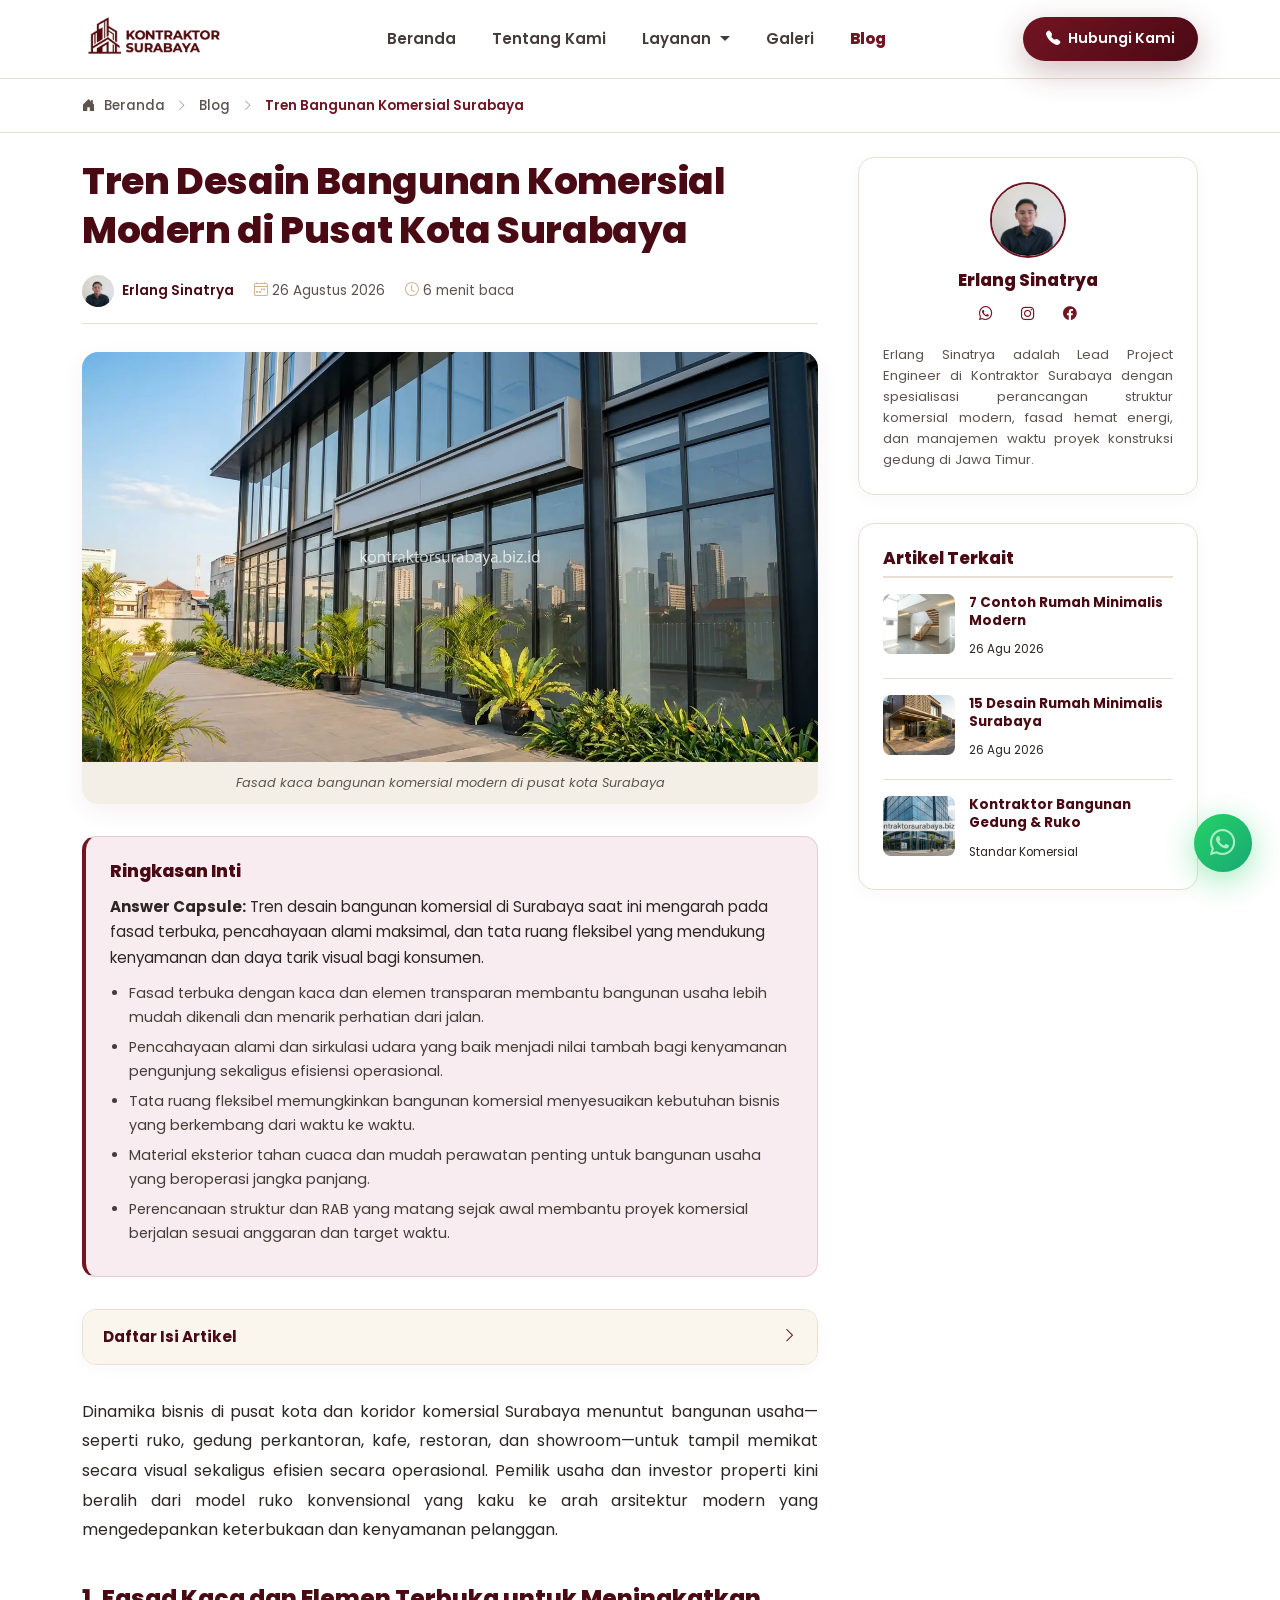
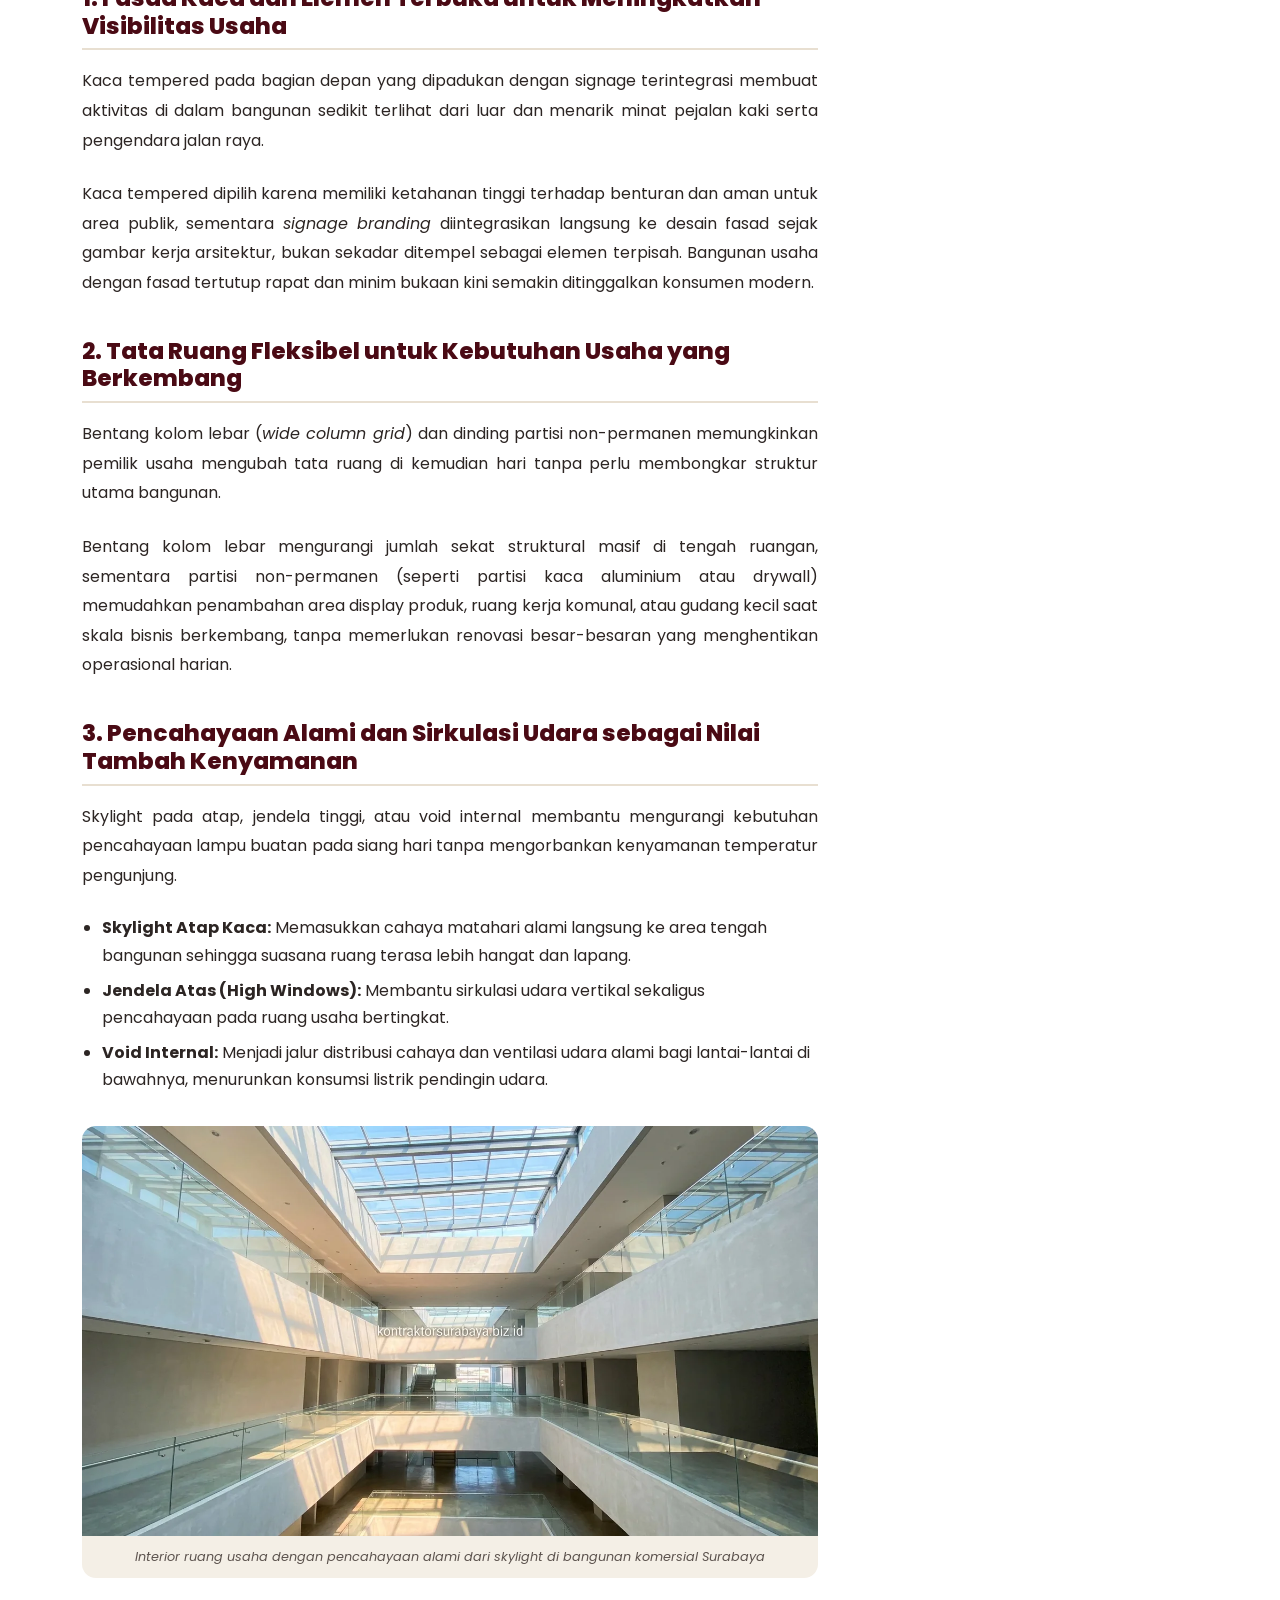
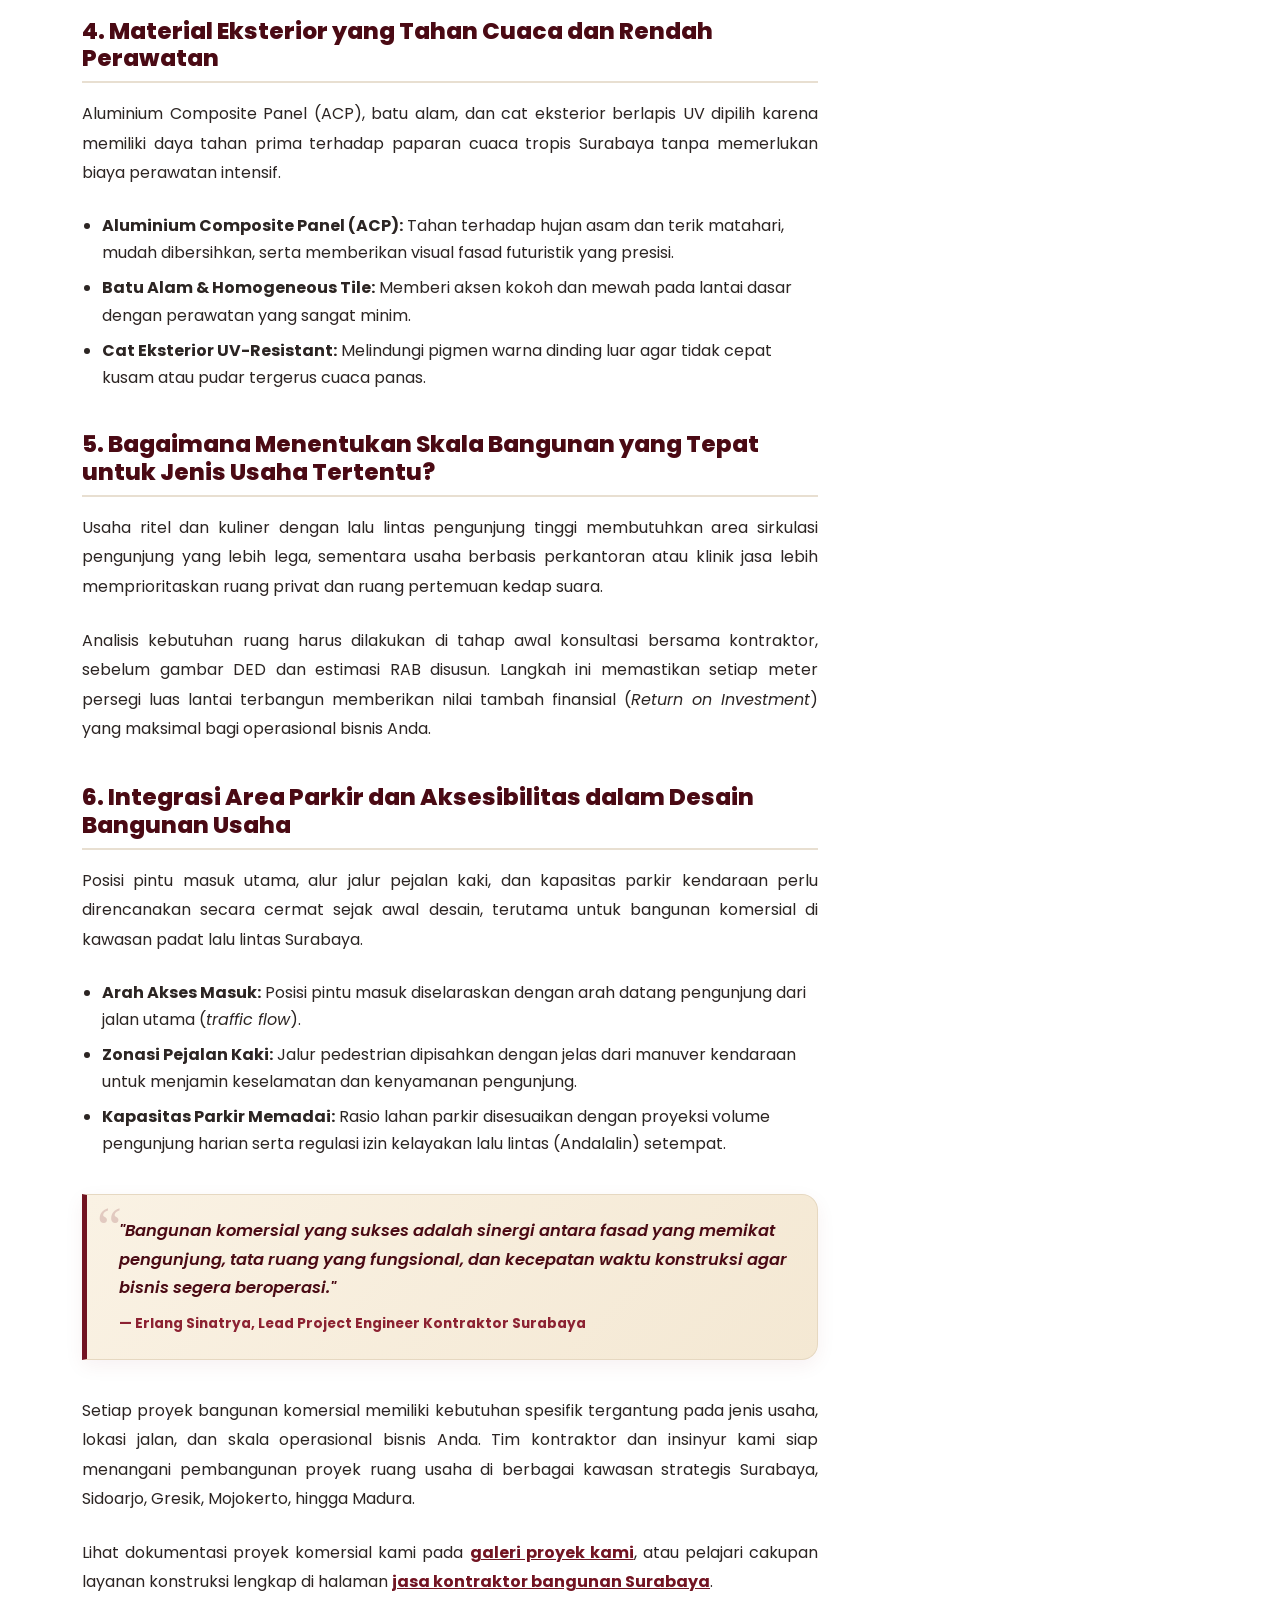
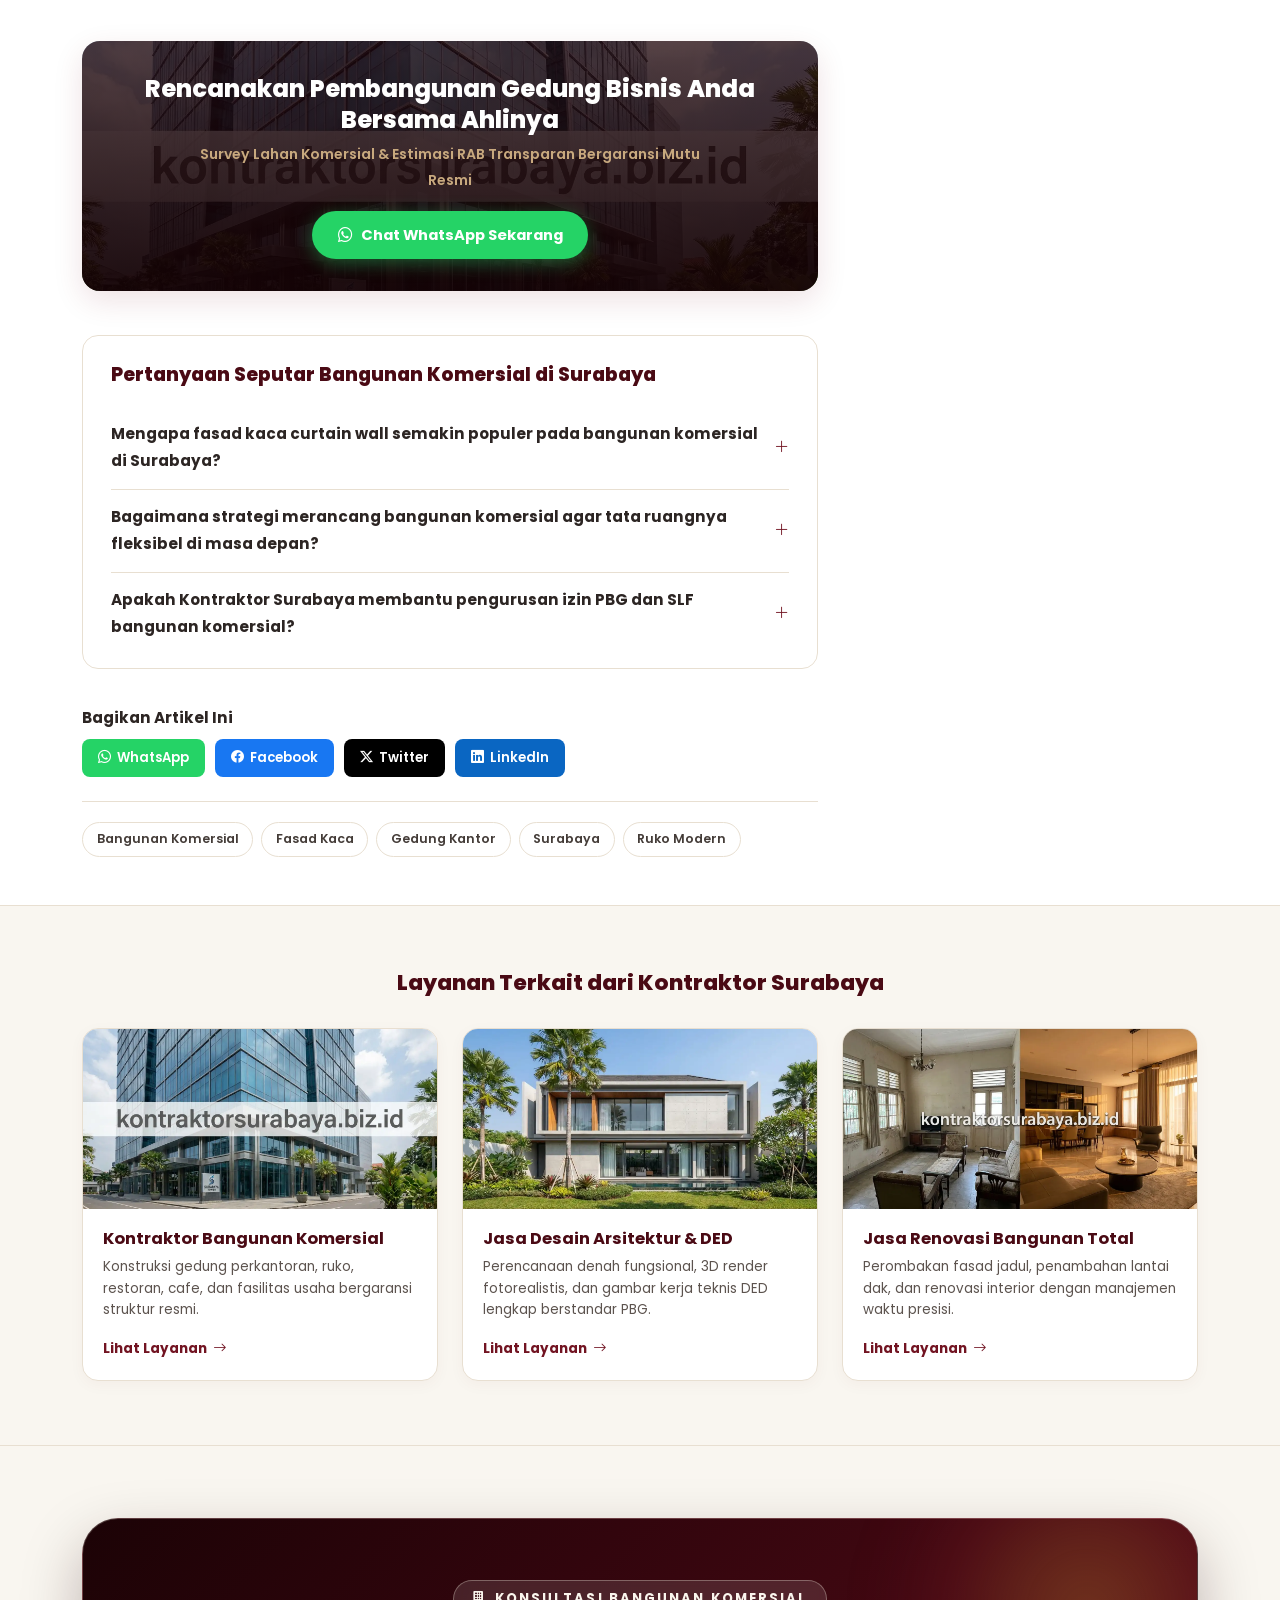
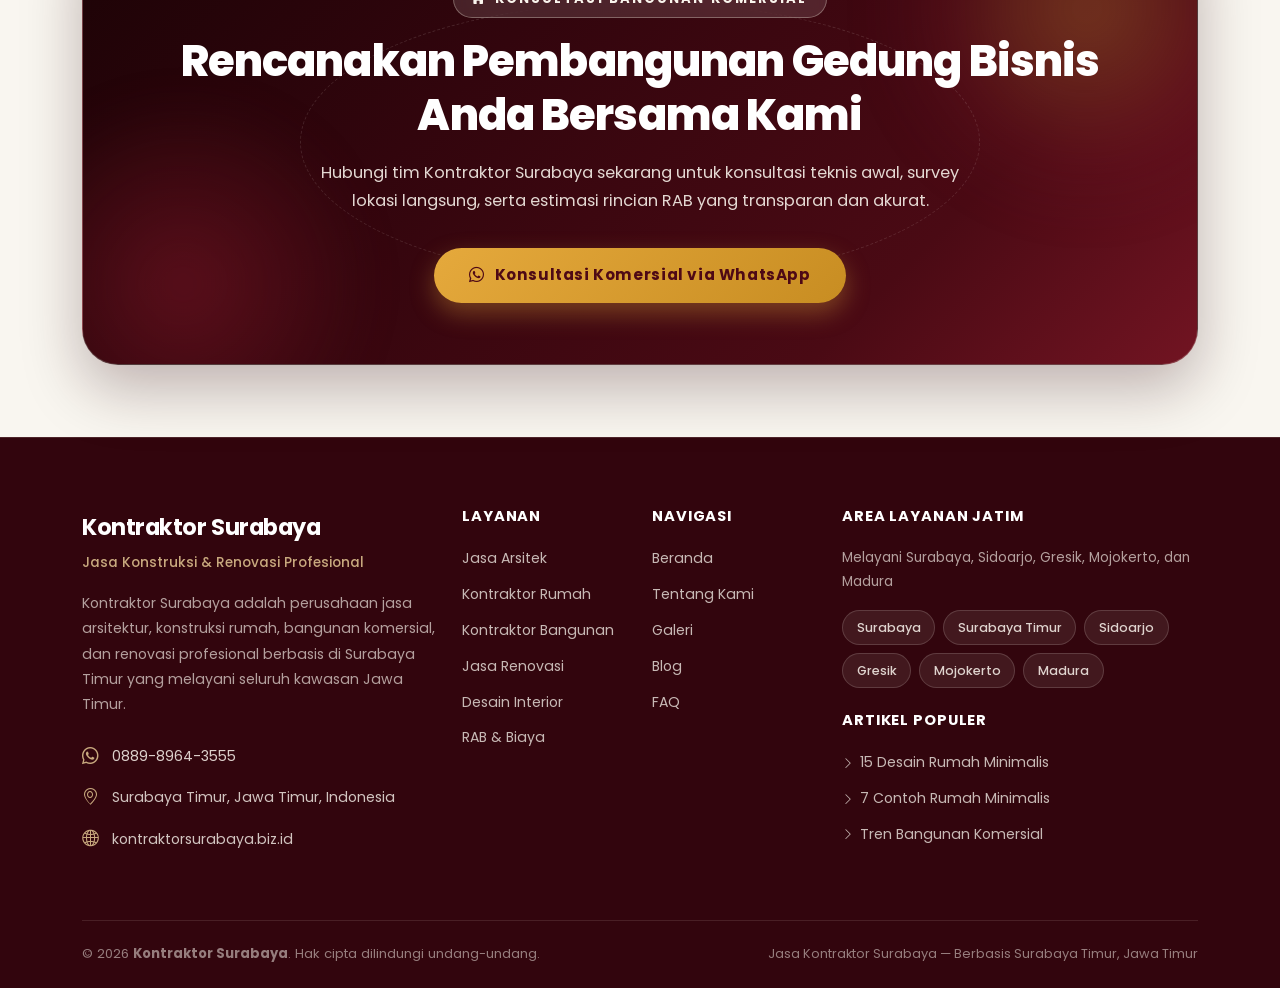
<file: blog/tren-bangunan-komersial-surabaya.html>
<!DOCTYPE html>
<html lang="id">

<head>
  <meta charset="UTF-8">
  <meta name="viewport" content="width=device-width, initial-scale=1.0">
  <title>Tren Desain Bangunan Komersial Modern Surabaya | Kontraktor Surabaya</title>
  <meta name="description"
    content="Simak tren desain bangunan komersial modern di Surabaya yang menarik konsumen. Konsultasikan pembangunan usaha Anda bersama tim kontraktor berpengalaman.">
  <meta name="keywords"
    content="kontraktor bangunan komersial surabaya, desain bangunan komersial modern, kontraktor ruko surabaya, fasad kaca komersial, kontraktor gedung surabaya">
  <meta name="author" content="Erlang Sinatrya">
  <meta name="robots" content="index, follow, max-image-preview:large, max-snippet:-1, max-video-preview:-1">
  <meta name="googlebot" content="index, follow">
  <link rel="canonical" href="https://kontraktorsurabaya.biz.id/blog/tren-bangunan-komersial-surabaya">
  <link rel="alternate" hreflang="id-ID" href="https://kontraktorsurabaya.biz.id/blog/tren-bangunan-komersial-surabaya">

  <!-- Open Graph (OG) -->
  <meta property="og:locale" content="id_ID">
  <meta property="og:type" content="article">
  <meta property="og:title" content="Tren Desain Bangunan Komersial Modern Surabaya">
  <meta property="og:description"
    content="Simak tren desain bangunan komersial modern di Surabaya yang menarik konsumen. Konsultasikan pembangunan usaha Anda bersama tim kontraktor berpengalaman.">
  <meta property="og:url" content="https://kontraktorsurabaya.biz.id/blog/tren-bangunan-komersial-surabaya">
  <meta property="og:site_name" content="Kontraktor Surabaya">
  <meta property="og:image" content="https://kontraktorsurabaya.biz.id/assets/img/blog/fasad-kaca-bangunan-komersial-surabaya.webp">
  <meta property="og:image:type" content="image/webp">
  <meta property="og:image:width" content="1200">
  <meta property="og:image:height" content="630">
  <meta property="og:image:width" content="1200">
  <meta property="og:image:height" content="630">
  <meta property="og:image:alt" content="Fasad kaca bangunan komersial modern di pusat kota Surabaya">
  <meta property="article:published_time" content="2026-08-26T08:00:00+07:00">
  <meta property="article:modified_time" content="2026-08-26T10:00:00+07:00">
  <meta property="article:author" content="Erlang Sinatrya">
  <meta property="article:section" content="Jasa Kontraktor Bangunan">
  <meta property="article:tag" content="Bangunan Komersial">

  <!-- Twitter Card -->
  <meta name="twitter:card" content="summary_large_image">
  <meta name="twitter:title" content="Tren Desain Bangunan Komersial Modern Surabaya">
  <meta name="twitter:description"
    content="Simak tren desain bangunan komersial modern di Surabaya yang menarik konsumen. Konsultasikan pembangunan usaha Anda bersama tim kontraktor berpengalaman.">
  <meta name="twitter:image" content="https://kontraktorsurabaya.biz.id/assets/img/blog/fasad-kaca-bangunan-komersial-surabaya.webp">

  <link rel="icon" type="image/webp" href="../assets/img/favicon-logo.webp">
  <link rel="apple-touch-icon" href="../assets/img/favicon-logo.webp">

  <!-- Google Fonts: Poppins (High-Performance Async Preload) -->
  <link rel="preconnect" href="https://fonts.googleapis.com">
  <link rel="preconnect" href="https://fonts.gstatic.com" crossorigin>
  <link rel="preload" as="style"
    href="https://fonts.googleapis.com/css2?family=Poppins:ital,wght@0,300;0,400;0,500;0,600;0,700;0,800;0,900;1,400;1,600&display=swap">
  <link rel="stylesheet"
    href="https://fonts.googleapis.com/css2?family=Poppins:ital,wght@0,300;0,400;0,500;0,600;0,700;0,800;0,900;1,400;1,600&display=swap"
    media="print" onload="this.media='all'">
  <noscript>
    <link rel="stylesheet"
      href="https://fonts.googleapis.com/css2?family=Poppins:ital,wght@0,300;0,400;0,500;0,600;0,700;0,800;0,900;1,400;1,600&display=swap">
  </noscript>

  <!-- Critical Core CSS -->
  <link rel="stylesheet" href="../assets/vendor/bootstrap/css/bootstrap.min.css">
  <link rel="stylesheet" href="../assets/css/main.min.css">

  <!-- Non-Critical Vendor CSS (Deferred Loading to Eliminate Render-Blocking) -->
  <link rel="preload" href="../assets/vendor/bootstrap-icons/bootstrap-icons.min.css" as="style" onload="this.onload=null;this.rel='stylesheet'">
  <noscript><link rel="stylesheet" href="../assets/vendor/bootstrap-icons/bootstrap-icons.min.css"></noscript>
  <link rel="preload" href="../assets/vendor/aos/aos.css" as="style" onload="this.onload=null;this.rel='stylesheet'">
  <noscript><link rel="stylesheet" href="../assets/vendor/aos/aos.css"></noscript>
  <link rel="preload" href="../assets/vendor/glightbox/css/glightbox.min.css" as="style" onload="this.onload=null;this.rel='stylesheet'">
  <noscript><link rel="stylesheet" href="../assets/vendor/glightbox/css/glightbox.min.css"></noscript>
  <link rel="preload" href="https://cdn.jsdelivr.net/npm/swiper@11/swiper-bundle.min.css" as="style" onload="this.onload=null;this.rel='stylesheet'">
  <noscript><link rel="stylesheet" href="https://cdn.jsdelivr.net/npm/swiper@11/swiper-bundle.min.css"></noscript>

  <!-- Schema Markup JSON-LD -->
  <script type="application/ld+json">
  {
    "@context": "https://schema.org",
    "@graph": [
      {
        "@type": ["LocalBusiness", "GeneralContractor", "ProfessionalService"],
        "@id": "https://kontraktorsurabaya.biz.id/#organization",
        "name": "Kontraktor Surabaya",
        "alternateName": "PT Kontraktor Surabaya Jaya",
        "url": "https://kontraktorsurabaya.biz.id/",
        "logo": {
          "@type": "ImageObject",
          "@id": "https://kontraktorsurabaya.biz.id/#logo",
          "url": "https://kontraktorsurabaya.biz.id/assets/img/logo-header.webp"
        },
        "image": [
          "https://kontraktorsurabaya.biz.id/assets/img/hero/hero.webp",
          "https://kontraktorsurabaya.biz.id/assets/img/logo-header.webp"
        ],
        "telephone": "+62088989643555",
        "priceRange": "Rp 3.500.000 - Rp 10.000.000 per m²",
        "address": {
          "@type": "PostalAddress",
          "streetAddress": "Jl. Raya Rungkut Madya No. 88, Rungkut",
          "addressLocality": "Surabaya Timur",
          "addressRegion": "Jawa Timur",
          "postalCode": "60293",
          "addressCountry": "ID"
        },
        "geo": {
          "@type": "GeoCoordinates",
          "latitude": -7.3195,
          "longitude": 112.7842
        },
        "areaServed": [
          {"@type": "AdministrativeArea", "name": "Surabaya"},
          {"@type": "AdministrativeArea", "name": "Sidoarjo"},
          {"@type": "AdministrativeArea", "name": "Gresik"},
          {"@type": "AdministrativeArea", "name": "Mojokerto"},
          {"@type": "AdministrativeArea", "name": "Madura"}
        ]
      },
      {
        "@type": "Article",
        "@id": "https://kontraktorsurabaya.biz.id/blog/tren-bangunan-komersial-surabaya#article",
        "headline": "Tren Desain Bangunan Komersial Modern di Pusat Kota Surabaya",
        "description": "Simak tren desain bangunan komersial modern di Surabaya yang menarik konsumen. Konsultasikan pembangunan usaha Anda bersama tim kontraktor berpengalaman.",
        "url": "https://kontraktorsurabaya.biz.id/blog/tren-bangunan-komersial-surabaya",
        "mainEntityOfPage": {
          "@type": "WebPage",
          "@id": "https://kontraktorsurabaya.biz.id/blog/tren-bangunan-komersial-surabaya"
        },
        "datePublished": "2026-08-26T08:00:00+07:00",
        "dateModified": "2026-08-26T10:00:00+07:00",
        "author": {
          "@type": "Person",
          "name": "Erlang Sinatrya",
          "url": "https://kontraktorsurabaya.biz.id/tentang-kami",
          "jobTitle": "Lead Project Engineer",
          "worksFor": {
            "@type": "Organization",
            "name": "Kontraktor Surabaya"
          }
        },
        "publisher": {
          "@id": "https://kontraktorsurabaya.biz.id/#organization"
        },
        "image": {
          "@type": "ImageObject",
          "url": "https://kontraktorsurabaya.biz.id/assets/img/blog/fasad-kaca-bangunan-komersial-surabaya.webp",
          "width": 1200,
          "height": 630
        },
        "inLanguage": "id-ID",
        "articleSection": ["Jasa Kontraktor Bangunan", "Konstruksi Komersial"],
        "keywords": ["kontraktor bangunan komersial surabaya", "desain bangunan komersial modern", "kontraktor ruko surabaya", "fasad kaca komersial"]
      },
      {
        "@type": "BreadcrumbList",
        "itemListElement": [
          { "@type": "ListItem", "position": 1, "name": "Beranda", "item": "https://kontraktorsurabaya.biz.id/" },
          { "@type": "ListItem", "position": 2, "name": "Blog", "item": "https://kontraktorsurabaya.biz.id/blog" },
          { "@type": "ListItem", "position": 3, "name": "Tren Bangunan Komersial Surabaya", "item": "https://kontraktorsurabaya.biz.id/blog/tren-bangunan-komersial-surabaya" }
        ]
      },
      {
        "@type": "FAQPage",
        "mainEntity": [
          {
            "@type": "Question",
            "name": "Mengapa fasad kaca curtain wall semakin populer pada bangunan komersial di Surabaya?",
            "acceptedAnswer": { "@type": "Answer", "text": "Fasad kaca tempered dan curtain wall memberikan visibilitas langsung dari jalan raya (display toko/kantor terlihat menarik), meningkatkan nilai prestige brand, serta memaksimalkan pencahayaan alami di siang hari." }
          },
          {
            "@type": "Question",
            "name": "Bagaimana strategi merancang bangunan komersial agar tata ruangnya fleksibel di masa depan?",
            "acceptedAnswer": { "@type": "Answer", "text": "Penggunaan struktur bentang kolom lebar (wide-span) dan partisi non-struktural (drywall/kaca) memungkinkan pemilik merombak fungsi ruang tanpa merusak elemen balok dan kolom utama bangunan." }
          },
          {
            "@type": "Question",
            "name": "Apakah Kontraktor Surabaya membantu pengurusan izin PBG dan SLF bangunan komersial?",
            "acceptedAnswer": { "@type": "Answer", "text": "Ya, kami menyediakan layanan terintegrasi mulai dari penyusunan dokumen teknis DED, analisa keselamatan kebakaran (damkar), perhitungan struktur bersertifikat SKA, hingga pendampingan terbitnya PBG dan SLF." }
          }
        ]
      }
    ]
  }
  </script>
</head>

<body class="blog-details-page">

  <!-- ══ NAVBAR ═════════════════════════════════════════════════════════════════ -->
  <nav id="navbar" class="navbar navbar-expand-lg fixed-top" role="navigation" aria-label="Navigasi utama">
    <div class="container">
      <a class="navbar-brand d-flex align-items-center" href="/"
        aria-label="Kontraktor Surabaya - Beranda">
        <img src="../assets/img/logo-header.webp" alt="Logo Kontraktor Surabaya" class="logo-img" width="160" height="54"
          fetchpriority="high" onerror="this.style.display='none'">
      </a>

      <!-- Custom Modern Hamburger Toggler -->
      <button class="navbar-toggler custom-toggler shadow-none" type="button" data-bs-toggle="offcanvas"
        data-bs-target="#navOffcanvas" aria-controls="navOffcanvas" aria-label="Buka menu navigasi">
        <span class="toggler-bar"></span>
        <span class="toggler-bar"></span>
        <span class="toggler-bar"></span>
      </button>

      <!-- Offcanvas Navigation Drawer -->
      <div class="offcanvas offcanvas-end" tabindex="-1" id="navOffcanvas" aria-labelledby="navOffcanvasLabel">

        <div class="offcanvas-header d-flex d-lg-none align-items-center justify-content-between">
          <span class="drawer-title fw-bold text-maroon fs-6 mb-0" id="navOffcanvasLabel">Menu Navigasi</span>
          <button type="button" class="btn-drawer-close shadow-none" data-bs-dismiss="offcanvas" aria-label="Tutup navigasi">
            <i class="bi bi-x-lg"></i>
          </button>
        </div>

        <div class="offcanvas-body">
          <ul class="navbar-nav mx-auto align-items-lg-center gap-lg-1 mb-2 mb-lg-0">
            <li class="nav-item">
              <a class="nav-link" href="/">Beranda</a>
            </li>
            <li class="nav-item">
              <a class="nav-link" href="/tentang-kami">Tentang Kami</a>
            </li>
            <li class="nav-item dropdown">
              <a class="nav-link dropdown-toggle" href="/layanan" id="dropLayanan" role="button"
                data-bs-toggle="dropdown" aria-expanded="false">
                Layanan
              </a>
              <ul class="dropdown-menu" aria-labelledby="dropLayanan">
                <li><a class="dropdown-item" href="/layanan"><i
                      class="bi bi-grid-fill me-2 text-maroon"></i>Semua Layanan</a></li>
                <li><hr class="dropdown-divider my-1"></li>
                <li><a class="dropdown-item" href="/layanan/jasa-arsitek-surabaya"><i
                      class="bi bi-pencil-square me-2 text-maroon"></i>Jasa Arsitek</a></li>
                <li><a class="dropdown-item" href="/layanan/kontraktor-rumah-surabaya"><i
                      class="bi bi-house-fill me-2 text-maroon"></i>Kontraktor Rumah</a></li>
                <li><a class="dropdown-item" href="/layanan/kontraktor-bangunan-surabaya"><i
                      class="bi bi-building-fill me-2 text-maroon"></i>Kontraktor Bangunan</a></li>
                <li><a class="dropdown-item" href="/layanan/jasa-renovasi-surabaya"><i
                      class="bi bi-arrow-repeat me-2 text-maroon"></i>Renovasi Bangunan</a></li>
                <li><a class="dropdown-item" href="/layanan/jasa-desain-interior-surabaya"><i
                      class="bi bi-palette-fill me-2 text-maroon"></i>Desain Interior</a></li>
                <li><a class="dropdown-item" href="/layanan/rab-estimasi-biaya-surabaya"><i
                      class="bi bi-calculator-fill me-2 text-maroon"></i>RAB &amp; Estimasi Biaya</a></li>
              </ul>
            </li>
            <li class="nav-item">
              <a class="nav-link" href="/galeri">Galeri</a>
            </li>
            <li class="nav-item">
              <a class="nav-link active" href="/blog" aria-current="page">Blog</a>
            </li>
          </ul>

          <div class="d-none d-lg-flex align-items-center mt-3 mt-lg-0">
            <a class="nav-link nav-cta d-inline-flex align-items-center gap-2" id="nav-wa-cta"
              href="https://wa.me/62088989643555?text=Halo%2C+saya+ingin+konsultasi+Bangunan+Komersial" target="_blank"
              rel="noopener noreferrer">
              <i class="bi bi-telephone-fill"></i> Hubungi Kami
            </a>
          </div>

        </div>
      </div>

    </div>
  </nav>

  <main class="main" id="main-content">

    <!-- ══ BREADCRUMB BAR ═══════════════════════════════════════════════════════ -->
    <div class="breadcrumb-bar">
      <div class="container">
        <a href="/"><i class="bi bi-house-door-fill me-1"></i> Beranda</a>
        <span class="separator"><i class="bi bi-chevron-right"></i></span>
        <a href="/blog">Blog</a>
        <span class="separator"><i class="bi bi-chevron-right"></i></span>
        <span>Tren Bangunan Komersial Surabaya</span>
      </div>
    </div>

    <!-- ══ MAIN ARTICLE SECTION ═════════════════════════════════════════════════ -->
    <section class="section pt-4 pb-5" style="background:var(--white);">
      <div class="container">
        <div class="article-layout">

          <!-- MAIN CONTENT -->
          <div class="article-main">

            <h1 class="article-title" data-aos="fade-up">
              Tren Desain Bangunan Komersial Modern di Pusat Kota Surabaya
            </h1>

            <div class="article-top-meta" data-aos="fade-up" data-aos-delay="100">
              <div class="meta-author">
                <img src="../assets/img/person/erlang.webp" alt="Erlang Sinatrya" onerror="this.src='../assets/img/favicon-logo.webp'">
                <span>Erlang Sinatrya</span>
              </div>
              <span><i class="bi bi-calendar4-week text-gold"></i> 26 Agustus 2026</span>
              <span><i class="bi bi-clock text-gold"></i> 6 menit baca</span>
            </div>

            <!-- Featured Image -->
            <div class="featured-image-wrap" data-aos="zoom-in">
              <img src="../assets/img/blog/fasad-kaca-bangunan-komersial-surabaya.webp"
                alt="Fasad kaca bangunan komersial modern di pusat kota Surabaya" loading="lazy" decoding="async"
                onerror="this.src='../assets/img/hero/hero.webp'">
              <div class="featured-caption">Fasad kaca bangunan komersial modern di pusat kota Surabaya</div>
            </div>

            <!-- Summary Box (Answer Capsule & Ringkasan Inti) -->
            <div class="summary-box" data-aos="fade-up">
              <h3>Ringkasan Inti</h3>
              <p>
                <strong>Answer Capsule:</strong> Tren desain bangunan komersial di Surabaya saat ini mengarah pada fasad terbuka, pencahayaan alami maksimal, dan tata ruang fleksibel yang mendukung kenyamanan dan daya tarik visual bagi konsumen.
              </p>
              <ul>
                <li>Fasad terbuka dengan kaca dan elemen transparan membantu bangunan usaha lebih mudah dikenali dan menarik perhatian dari jalan.</li>
                <li>Pencahayaan alami dan sirkulasi udara yang baik menjadi nilai tambah bagi kenyamanan pengunjung sekaligus efisiensi operasional.</li>
                <li>Tata ruang fleksibel memungkinkan bangunan komersial menyesuaikan kebutuhan bisnis yang berkembang dari waktu ke waktu.</li>
                <li>Material eksterior tahan cuaca dan mudah perawatan penting untuk bangunan usaha yang beroperasi jangka panjang.</li>
                <li>Perencanaan struktur dan RAB yang matang sejak awal membantu proyek komersial berjalan sesuai anggaran dan target waktu.</li>
              </ul>
            </div>

            <!-- TOC Box -->
            <div class="toc-box">
              <button class="toc-toggle"
                onclick="this.classList.toggle('active'); this.nextElementSibling.classList.toggle('show')">
                Daftar Isi Artikel <i class="bi bi-chevron-right"></i>
              </button>
              <div class="toc-content">
                <ul id="auto-toc-list"></ul>
              </div>
            </div>

            <!-- ARTICLE BODY -->
            <div class="article-body">
              <p>
                Dinamika bisnis di pusat kota dan koridor komersial Surabaya menuntut bangunan usaha—seperti ruko, gedung perkantoran, kafe, restoran, dan showroom—untuk tampil memikat secara visual sekaligus efisien secara operasional. Pemilik usaha dan investor properti kini beralih dari model ruko konvensional yang kaku ke arah arsitektur modern yang mengedepankan keterbukaan dan kenyamanan pelanggan.
              </p>

              <h2 id="fasad-kaca-visibilitas">1. Fasad Kaca dan Elemen Terbuka untuk Meningkatkan Visibilitas Usaha</h2>
              <p>
                Kaca tempered pada bagian depan yang dipadukan dengan signage terintegrasi membuat aktivitas di dalam bangunan sedikit terlihat dari luar dan menarik minat pejalan kaki serta pengendara jalan raya.
              </p>
              <p>
                Kaca tempered dipilih karena memiliki ketahanan tinggi terhadap benturan dan aman untuk area publik, sementara <em>signage branding</em> diintegrasikan langsung ke desain fasad sejak gambar kerja arsitektur, bukan sekadar ditempel sebagai elemen terpisah. Bangunan usaha dengan fasad tertutup rapat dan minim bukaan kini semakin ditinggalkan konsumen modern.
              </p>

              <h2 id="tata-ruang-fleksibel">2. Tata Ruang Fleksibel untuk Kebutuhan Usaha yang Berkembang</h2>
              <p>
                Bentang kolom lebar (<em>wide column grid</em>) dan dinding partisi non-permanen memungkinkan pemilik usaha mengubah tata ruang di kemudian hari tanpa perlu membongkar struktur utama bangunan.
              </p>
              <p>
                Bentang kolom lebar mengurangi jumlah sekat struktural masif di tengah ruangan, sementara partisi non-permanen (seperti partisi kaca aluminium atau drywall) memudahkan penambahan area display produk, ruang kerja komunal, atau gudang kecil saat skala bisnis berkembang, tanpa memerlukan renovasi besar-besaran yang menghentikan operasional harian.
              </p>

              <h2 id="pencahayaan-alami-sirkulasi">3. Pencahayaan Alami dan Sirkulasi Udara sebagai Nilai Tambah Kenyamanan</h2>
              <p>
                Skylight pada atap, jendela tinggi, atau void internal membantu mengurangi kebutuhan pencahayaan lampu buatan pada siang hari tanpa mengorbankan kenyamanan temperatur pengunjung.
              </p>
              <ul>
                <li><strong>Skylight Atap Kaca:</strong> Memasukkan cahaya matahari alami langsung ke area tengah bangunan sehingga suasana ruang terasa lebih hangat dan lapang.</li>
                <li><strong>Jendela Atas (High Windows):</strong> Membantu sirkulasi udara vertikal sekaligus pencahayaan pada ruang usaha bertingkat.</li>
                <li><strong>Void Internal:</strong> Menjadi jalur distribusi cahaya dan ventilasi udara alami bagi lantai-lantai di bawahnya, menurunkan konsumsi listrik pendingin udara.</li>
              </ul>

              <!-- In-Article Image: Interior Komersial -->
              <figure class="body-figure" data-aos="fade-up">
                <img src="../assets/img/blog/interior-ruang-usaha-pencahayaan-alami-surabaya.webp"
                  alt="Interior ruang usaha dengan pencahayaan alami dari skylight di bangunan komersial Surabaya" loading="lazy" decoding="async">
                <figcaption>Interior ruang usaha dengan pencahayaan alami dari skylight di bangunan komersial Surabaya</figcaption>
              </figure>

              <h2 id="material-eksterior-tahan-cuaca">4. Material Eksterior yang Tahan Cuaca dan Rendah Perawatan</h2>
              <p>
                Aluminium Composite Panel (ACP), batu alam, dan cat eksterior berlapis UV dipilih karena memiliki daya tahan prima terhadap paparan cuaca tropis Surabaya tanpa memerlukan biaya perawatan intensif.
              </p>
              <ul>
                <li><strong>Aluminium Composite Panel (ACP):</strong> Tahan terhadap hujan asam dan terik matahari, mudah dibersihkan, serta memberikan visual fasad futuristik yang presisi.</li>
                <li><strong>Batu Alam &amp; Homogeneous Tile:</strong> Memberi aksen kokoh dan mewah pada lantai dasar dengan perawatan yang sangat minim.</li>
                <li><strong>Cat Eksterior UV-Resistant:</strong> Melindungi pigmen warna dinding luar agar tidak cepat kusam atau pudar tergerus cuaca panas.</li>
              </ul>

              <h2 id="menentukan-skala-bangunan">5. Bagaimana Menentukan Skala Bangunan yang Tepat untuk Jenis Usaha Tertentu?</h2>
              <p>
                Usaha ritel dan kuliner dengan lalu lintas pengunjung tinggi membutuhkan area sirkulasi pengunjung yang lebih lega, sementara usaha berbasis perkantoran atau klinik jasa lebih memprioritaskan ruang privat dan ruang pertemuan kedap suara.
              </p>
              <p>
                Analisis kebutuhan ruang harus dilakukan di tahap awal konsultasi bersama kontraktor, sebelum gambar DED dan estimasi RAB disusun. Langkah ini memastikan setiap meter persegi luas lantai terbangun memberikan nilai tambah finansial (<em>Return on Investment</em>) yang maksimal bagi operasional bisnis Anda.
              </p>

              <h2 id="integrasi-parkir-aksesibilitas">6. Integrasi Area Parkir dan Aksesibilitas dalam Desain Bangunan Usaha</h2>
              <p>
                Posisi pintu masuk utama, alur jalur pejalan kaki, dan kapasitas parkir kendaraan perlu direncanakan secara cermat sejak awal desain, terutama untuk bangunan komersial di kawasan padat lalu lintas Surabaya.
              </p>
              <ul>
                <li><strong>Arah Akses Masuk:</strong> Posisi pintu masuk diselaraskan dengan arah datang pengunjung dari jalan utama (<em>traffic flow</em>).</li>
                <li><strong>Zonasi Pejalan Kaki:</strong> Jalur pedestrian dipisahkan dengan jelas dari manuver kendaraan untuk menjamin keselamatan dan kenyamanan pengunjung.</li>
                <li><strong>Kapasitas Parkir Memadai:</strong> Rasio lahan parkir disesuaikan dengan proyeksi volume pengunjung harian serta regulasi izin kelayakan lalu lintas (Andalalin) setempat.</li>
              </ul>

              <blockquote class="article-quote">
                <p>"Bangunan komersial yang sukses adalah sinergi antara fasad yang memikat pengunjung, tata ruang yang fungsional, dan kecepatan waktu konstruksi agar bisnis segera beroperasi."</p>
                <span class="quote-author">— Erlang Sinatrya, Lead Project Engineer Kontraktor Surabaya</span>
              </blockquote>

              <p class="mt-4">
                Setiap proyek bangunan komersial memiliki kebutuhan spesifik tergantung pada jenis usaha, lokasi jalan, dan skala operasional bisnis Anda. Tim kontraktor dan insinyur kami siap menangani pembangunan proyek ruang usaha di berbagai kawasan strategis Surabaya, Sidoarjo, Gresik, Mojokerto, hingga Madura.
              </p>
              <p>
                Lihat dokumentasi proyek komersial kami pada <a href="/galeri" class="fw-bold text-maroon">galeri proyek kami</a>, atau pelajari cakupan layanan konstruksi lengkap di halaman <a href="/layanan/kontraktor-bangunan-surabaya" class="fw-bold text-maroon">jasa kontraktor bangunan Surabaya</a>.
              </p>

              <!-- Centered High-Contrast Promo Banner -->
              <a href="https://wa.me/62088989643555?text=Halo%2C+saya+ingin+konsultasi+Bangunan+Komersial+dari+artikel" target="_blank" class="promo-banner" data-aos="fade-up">
                <img src="../assets/img/layanan/fasad-gedung-komersial-modern.webp"
                  alt="Konsultasi Jasa Bangunan Komersial Kontraktor Surabaya via WhatsApp" loading="lazy">
                <div class="promo-overlay">
                  <div class="promo-text">Rencanakan Pembangunan Gedung Bisnis Anda Bersama Ahlinya</div>
                  <div class="promo-subtext">Survey Lahan Komersial &amp; Estimasi RAB Transparan Bergaransi Mutu Resmi</div>
                  <div class="promo-cta"><i class="bi bi-whatsapp"></i> Chat WhatsApp Sekarang</div>
                </div>
              </a>

            </div>

            <!-- Mini FAQ Accordion -->
            <div class="article-faq" data-aos="fade-up">
              <h3>Pertanyaan Seputar Bangunan Komersial di Surabaya</h3>

              <div class="faq-mini-item">
                <button class="faq-mini-question">
                  Mengapa fasad kaca curtain wall semakin populer pada bangunan komersial di Surabaya?
                  <i class="bi bi-plus-lg"></i>
                </button>
                <div class="faq-mini-answer">
                  <div class="faq-mini-answer-inner">
                    <p>
                      Fasad kaca tempered dan curtain wall memberikan visibilitas langsung dari jalan raya (display toko/kantor terlihat menarik), meningkatkan nilai prestige brand, serta memaksimalkan pencahayaan alami di siang hari.
                    </p>
                  </div>
                </div>
              </div>

              <div class="faq-mini-item">
                <button class="faq-mini-question">
                  Bagaimana strategi merancang bangunan komersial agar tata ruangnya fleksibel di masa depan?
                  <i class="bi bi-plus-lg"></i>
                </button>
                <div class="faq-mini-answer">
                  <div class="faq-mini-answer-inner">
                    <p>
                      Penggunaan struktur bentang kolom lebar (wide-span) dan partisi non-struktural (drywall/kaca) memungkinkan pemilik merombak fungsi ruang tanpa merusak elemen balok dan kolom utama bangunan.
                    </p>
                  </div>
                </div>
              </div>

              <div class="faq-mini-item">
                <button class="faq-mini-question">
                  Apakah Kontraktor Surabaya membantu pengurusan izin PBG dan SLF bangunan komersial?
                  <i class="bi bi-plus-lg"></i>
                </button>
                <div class="faq-mini-answer">
                  <div class="faq-mini-answer-inner">
                    <p>
                      Ya, kami menyediakan layanan terintegrasi mulai dari penyusunan dokumen teknis DED, analisa keselamatan kebakaran (damkar), perhitungan struktur bersertifikat SKA, hingga pendampingan terbitnya PBG dan SLF.
                    </p>
                  </div>
                </div>
              </div>
            </div>

            <!-- Share Buttons -->
            <div class="share-article-box" data-aos="fade-up">
              <h4>Bagikan Artikel Ini</h4>
              <div class="share-buttons-row">
                <a href="#" target="_blank" class="share-btn whatsapp" data-share="whatsapp"><i
                    class="bi bi-whatsapp"></i> WhatsApp</a>
                <a href="#" target="_blank" class="share-btn facebook" data-share="facebook"><i
                    class="bi bi-facebook"></i> Facebook</a>
                <a href="#" target="_blank" class="share-btn twitter" data-share="twitter"><i
                    class="bi bi-twitter-x"></i> Twitter</a>
                <a href="#" target="_blank" class="share-btn linkedin" data-share="linkedin"><i
                    class="bi bi-linkedin"></i> LinkedIn</a>
              </div>
            </div>

            <!-- Tags Footer -->
            <div class="article-tags-footer">
              <a href="/blog" class="tag-pill">Bangunan Komersial</a>
              <a href="/blog" class="tag-pill">Fasad Kaca</a>
              <a href="/blog" class="tag-pill">Gedung Kantor</a>
              <a href="/blog" class="tag-pill">Surabaya</a>
              <a href="/blog" class="tag-pill">Ruko Modern</a>
            </div>

          </div>

          <!-- SIDEBAR -->
          <aside class="article-sidebar">

            <div class="sidebar-author-card text-center">
              <img src="../assets/img/person/erlang.webp" alt="Erlang Sinatrya" class="mx-auto d-block" onerror="this.src='../assets/img/favicon-logo.webp'">
              <h4>Erlang Sinatrya</h4>
              <div class="sidebar-social">
                <a href="https://wa.me/62088989643555" target="_blank" rel="noopener noreferrer" aria-label="WhatsApp"><i
                    class="bi bi-whatsapp"></i></a>
                <a href="https://instagram.com" target="_blank" rel="noopener noreferrer" aria-label="Instagram"><i
                    class="bi bi-instagram"></i></a>
                <a href="https://facebook.com" target="_blank" rel="noopener noreferrer" aria-label="Facebook"><i
                    class="bi bi-facebook"></i></a>
              </div>
              <p class="desc">
                Erlang Sinatrya adalah Lead Project Engineer di Kontraktor Surabaya dengan spesialisasi perancangan struktur komersial modern, fasad hemat energi, dan manajemen waktu proyek konstruksi gedung di Jawa Timur.
              </p>
            </div>

            <div class="sidebar-related">
              <h4>Artikel Terkait</h4>

              <a href="/blog/7-contoh-rumah-minimalis-surabaya-sukses" class="related-item">
                <img src="../assets/img/blog/rumah-minimalis-dua-lantai-hasil-bangun-surabaya.webp"
                  alt="7 Contoh Rumah Minimalis Surabaya">
                <div>
                  <h5>7 Contoh Rumah Minimalis Modern</h5>
                  <span>26 Agu 2026</span>
                </div>
              </a>

              <a href="/blog/inspirasi-desain-rumah-minimalis-surabaya" class="related-item">
                <img src="../assets/img/blog/fasad-rumah-minimalis-surabaya-timur.webp"
                  alt="15 Desain Rumah Minimalis Surabaya">
                <div>
                  <h5>15 Desain Rumah Minimalis Surabaya</h5>
                  <span>26 Agu 2026</span>
                </div>
              </a>

              <a href="/layanan/kontraktor-bangunan-surabaya" class="related-item">
                <img src="../assets/img/layanan/fasad-gedung-komersial-modern.webp"
                  alt="Kontraktor Bangunan Surabaya">
                <div>
                  <h5>Kontraktor Bangunan Gedung &amp; Ruko</h5>
                  <span>Standar Komersial</span>
                </div>
              </a>
            </div>

          </aside>

        </div>
      </div>
    </section>

    <!-- ══ RELATED SERVICES & PORTFOLIO SECTION ═══════════════════════════════ -->
    <section class="related-articles-section" data-aos="fade-up">
      <div class="container">
        <h3 class="related-heading">Layanan Terkait dari Kontraktor Surabaya</h3>
        <div class="related-grid">

          <article class="related-card">
            <a href="/layanan/kontraktor-bangunan-surabaya">
              <img src="../assets/img/layanan/fasad-gedung-komersial-modern.webp"
                alt="Jasa Kontraktor Bangunan Surabaya" loading="lazy">
            </a>
            <div class="related-card-content">
              <h4><a href="/layanan/kontraktor-bangunan-surabaya">Kontraktor Bangunan Komersial</a></h4>
              <p>Konstruksi gedung perkantoran, ruko, restoran, cafe, dan fasilitas usaha bergaransi struktur resmi.</p>
              <a href="/layanan/kontraktor-bangunan-surabaya" class="related-read-more">Lihat Layanan <i class="bi bi-arrow-right"></i></a>
            </div>
          </article>

          <article class="related-card">
            <a href="/layanan/jasa-arsitek-surabaya">
              <img src="../assets/img/layanan/arsitektur-rumah-mewah-surabaya.webp"
                alt="Jasa Arsitek Surabaya" loading="lazy">
            </a>
            <div class="related-card-content">
              <h4><a href="/layanan/jasa-arsitek-surabaya">Jasa Desain Arsitektur &amp; DED</a></h4>
              <p>Perencanaan denah fungsional, 3D render fotorealistis, dan gambar kerja teknis DED lengkap berstandar PBG.</p>
              <a href="/layanan/jasa-arsitek-surabaya" class="related-read-more">Lihat Layanan <i class="bi bi-arrow-right"></i></a>
            </div>
          </article>

          <article class="related-card">
            <a href="/layanan/jasa-renovasi-surabaya">
              <img src="../assets/img/layanan/proses-renovasi-rumah-surabaya.webp"
                alt="Jasa Renovasi Bangunan Surabaya" loading="lazy">
            </a>
            <div class="related-card-content">
              <h4><a href="/layanan/jasa-renovasi-surabaya">Jasa Renovasi Bangunan Total</a></h4>
              <p>Perombakan fasad jadul, penambahan lantai dak, dan renovasi interior dengan manajemen waktu presisi.</p>
              <a href="/layanan/jasa-renovasi-surabaya" class="related-read-more">Lihat Layanan <i class="bi bi-arrow-right"></i></a>
            </div>
          </article>

        </div>
      </div>
    </section>

    <!-- ══ CTA SECTION ══════════════════════════════════════════════════════════ -->
    <section id="cta" class="py-5" style="background:var(--cream);">
      <div class="container py-lg-4">
        <div class="cta-card" data-aos="zoom-in">
          <div class="cta-shape-1" aria-hidden="true"></div>
          <div class="cta-shape-2" aria-hidden="true"></div>
          <div class="cta-shape-3" aria-hidden="true"></div>

          <div class="cta-content-wrap">
            <span class="cta-label"><i class="bi bi-building-fill"></i> Konsultasi Bangunan Komersial</span>
            <h2 class="cta-title">
              Rencanakan Pembangunan Gedung Bisnis Anda Bersama Kami
            </h2>
            <p class="cta-desc">
              Hubungi tim Kontraktor Surabaya sekarang untuk konsultasi teknis awal, survey lokasi langsung, serta estimasi rincian RAB yang transparan dan akurat.
            </p>
            <div class="d-flex justify-content-center">
              <a id="cta-wa-primary"
                href="https://wa.me/62088989643555?text=Halo%2C+saya+ingin+konsultasi+Bangunan+Komersial" class="btn-gold"
                target="_blank" rel="noopener noreferrer">
                <i class="bi bi-whatsapp"></i> Konsultasi Komersial via WhatsApp
              </a>
            </div>
          </div>
        </div>
      </div>
    </section>

  </main>

  <!-- ══ 10. FOOTER ════════════════════════════════════════════════════════════ -->
  <footer id="footer" role="contentinfo" aria-label="Footer Kontraktor Surabaya">
    <div class="container">
      <div class="row gy-5">

        <!-- Brand Col -->
        <div class="col-lg-4">
          <div class="footer-brand">
            <div class="footer-logo-text">Kontraktor Surabaya</div>
            <div class="footer-tagline">Jasa Konstruksi &amp; Renovasi Profesional</div>
          </div>
          <p class="footer-desc">
            Kontraktor Surabaya adalah perusahaan jasa arsitektur, konstruksi rumah, bangunan komersial,
            dan renovasi profesional berbasis di Surabaya Timur yang melayani seluruh kawasan Jawa Timur.
          </p>
          <address>
            <div class="footer-contact-item">
              <i class="bi bi-whatsapp" aria-hidden="true"></i>
              <a href="https://wa.me/62088989643555" target="_blank" rel="noopener noreferrer"
                aria-label="WhatsApp Kontraktor Surabaya">0889-8964-3555</a>
            </div>
            <div class="footer-contact-item">
              <i class="bi bi-geo-alt" aria-hidden="true"></i>
              <span>Surabaya Timur, Jawa Timur, Indonesia</span>
            </div>
            <div class="footer-contact-item">
              <i class="bi bi-globe2" aria-hidden="true"></i>
              <span>kontraktorsurabaya.biz.id</span>
            </div>
          </address>
        </div>

        <!-- Layanan -->
        <div class="col-lg-2 col-md-4 col-6">
          <h3 class="footer-heading">Layanan</h3>
          <ul class="footer-links">
            <li><a href="/layanan/jasa-arsitek-surabaya">Jasa Arsitek</a></li>
            <li><a href="/layanan/kontraktor-rumah-surabaya">Kontraktor Rumah</a></li>
            <li><a href="/layanan/kontraktor-bangunan-surabaya">Kontraktor Bangunan</a></li>
            <li><a href="/layanan/jasa-renovasi-surabaya">Jasa Renovasi</a></li>
            <li><a href="/layanan/jasa-desain-interior-surabaya">Desain Interior</a></li>
            <li><a href="/layanan/rab-estimasi-biaya-surabaya">RAB &amp; Biaya</a></li>
          </ul>
        </div>

        <!-- Navigasi -->
        <div class="col-lg-2 col-md-4 col-6">
          <h3 class="footer-heading">Navigasi</h3>
          <ul class="footer-links">
            <li><a href="/">Beranda</a></li>
            <li><a href="/tentang-kami">Tentang Kami</a></li>
            <li><a href="/galeri">Galeri</a></li>
            <li><a href="/blog">Blog</a></li>
            <li><a href="/#faq">FAQ</a></li>
          </ul>
        </div>

        <!-- Area Layanan & Artikel -->
        <div class="col-lg-4 col-md-4">
          <h3 class="footer-heading">Area Layanan Jatim</h3>
          <p style="font-size:.85rem;color:rgba(250,245,237,.65);margin-bottom:1rem;">
            Melayani Surabaya, Sidoarjo, Gresik, Mojokerto, dan Madura
          </p>
          <div class="footer-area-tags mb-4">
            <span class="area-tag">Surabaya</span>
            <span class="area-tag">Surabaya Timur</span>
            <span class="area-tag">Sidoarjo</span>
            <span class="area-tag">Gresik</span>
            <span class="area-tag">Mojokerto</span>
            <span class="area-tag">Madura</span>
          </div>

          <h3 class="footer-heading" style="margin-top:1.5rem;">Artikel Populer</h3>
          <ul class="footer-links">
            <li><a href="/blog/inspirasi-desain-rumah-minimalis-surabaya"><i class="bi bi-chevron-right"></i> 15 Desain Rumah Minimalis</a></li>
            <li><a href="/blog/7-contoh-rumah-minimalis-surabaya-sukses"><i class="bi bi-chevron-right"></i> 7 Contoh Rumah Minimalis</a></li>
            <li><a href="/blog/tren-bangunan-komersial-surabaya"><i class="bi bi-chevron-right"></i> Tren Bangunan Komersial</a></li>
          </ul>
        </div>

      </div>
    </div>

    <div class="container">
      <div class="footer-bottom d-flex flex-column flex-md-row justify-content-between align-items-center gap-2">
        <p>
          &copy; <span id="footer-year">2026</span> <strong>Kontraktor Surabaya</strong>. Hak cipta dilindungi
          undang-undang.
        </p>
        <p style="font-size:0.8rem;color:rgba(250,245,237,.5);">
          Jasa Kontraktor Surabaya &mdash; Berbasis Surabaya Timur, Jawa Timur
        </p>
      </div>
    </div>

  </footer>

  <!-- WhatsApp Floating Button -->
  <a href="https://wa.me/62088989643555?text=Halo%2C+saya+ingin+konsultasi+proyek" class="wa-float" id="wa-float"
    aria-label="Hubungi Kontraktor Surabaya via WhatsApp" target="_blank" rel="noopener noreferrer">
    <i class="bi bi-whatsapp" aria-hidden="true"></i>
  </a>

  <!-- Scroll to top -->
  <button class="scroll-top" id="scroll-top-btn" aria-label="Kembali ke atas">
    <i class="bi bi-chevron-up" aria-hidden="true"></i>
  </button>

  <!-- ══ VENDOR JS ══════════════════════════════════════════════════════════ -->
  <script src="../assets/vendor/bootstrap/js/bootstrap.bundle.min.js" defer></script>
  <script src="../assets/vendor/aos/aos.js" defer></script>
  <script src="../assets/vendor/purecounter/purecounter_vanilla.js" defer></script>
  <script src="../assets/vendor/glightbox/js/glightbox.min.js" defer></script>
  <script src="../assets/vendor/imagesloaded/imagesloaded.pkgd.min.js" defer></script>
  <script src="../assets/vendor/isotope-layout/isotope.pkgd.min.js" defer></script>
  <script src="https://cdn.jsdelivr.net/npm/swiper@11/swiper-bundle.min.js" defer></script>

  <!-- Main JS -->
  <script src="../assets/js/main.js" defer></script>

  <!-- Article Interactive Scripts -->
  <script>
    document.addEventListener('DOMContentLoaded', function () {
      // 1. Auto-generate Table of Contents dari H2 & H3
      const tocList = document.getElementById('auto-toc-list');
      const headings = document.querySelectorAll('.article-body h2, .article-body h3');

      headings.forEach(function (heading, index) {
        if (!heading.id) heading.id = 'section-' + index;

        const li = document.createElement('li');
        if (heading.tagName === 'H3') li.style.paddingLeft = '16px';

        const a = document.createElement('a');
        a.href = '#' + heading.id;
        a.textContent = heading.textContent;
        li.appendChild(a);
        if (tocList) tocList.appendChild(li);
      });

      // 2. FAQ mini accordion toggle
      document.querySelectorAll('.faq-mini-question').forEach(function (btn) {
        btn.addEventListener('click', function () {
          const item = btn.closest('.faq-mini-item');
          if (item) item.classList.toggle('active');
        });
      });

      // 3. Auto-populate share button URLs
      const pageUrl = encodeURIComponent(window.location.href);
      const pageTitle = encodeURIComponent(document.title);

      const shareLinks = {
        whatsapp: 'https://wa.me/?text=' + pageTitle + '%20' + pageUrl,
        facebook: 'https://www.facebook.com/sharer/sharer.php?u=' + pageUrl,
        twitter: 'https://twitter.com/intent/tweet?url=' + pageUrl + '&text=' + pageTitle,
        linkedin: 'https://www.linkedin.com/sharing/share-offsite/?url=' + pageUrl
      };

      document.querySelectorAll('[data-share]').forEach(function (btn) {
        const type = btn.getAttribute('data-share');
        if (shareLinks[type]) btn.setAttribute('href', shareLinks[type]);
      });

      // 4. Footer year
      var yearEl = document.getElementById('footer-year');
      if (yearEl) yearEl.textContent = new Date().getFullYear();
    });
  </script>

</body>

</html>
</file>
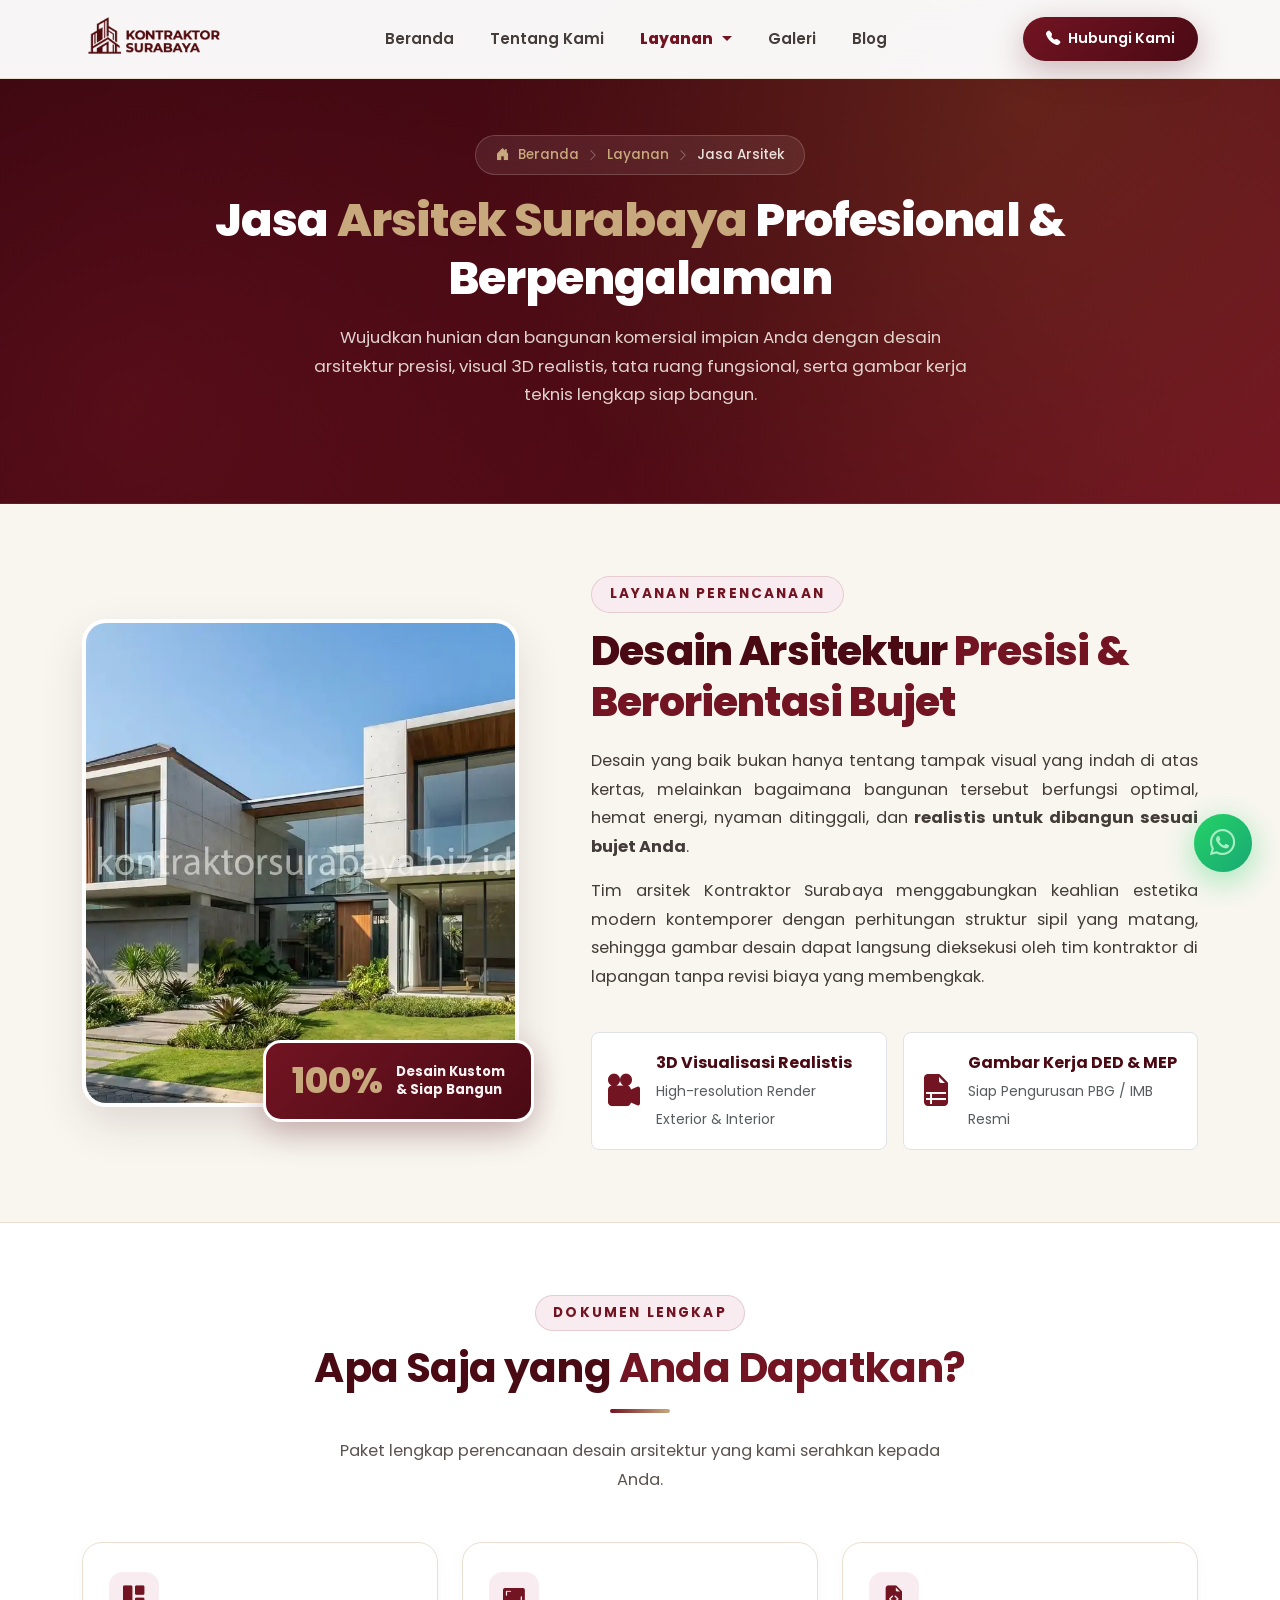
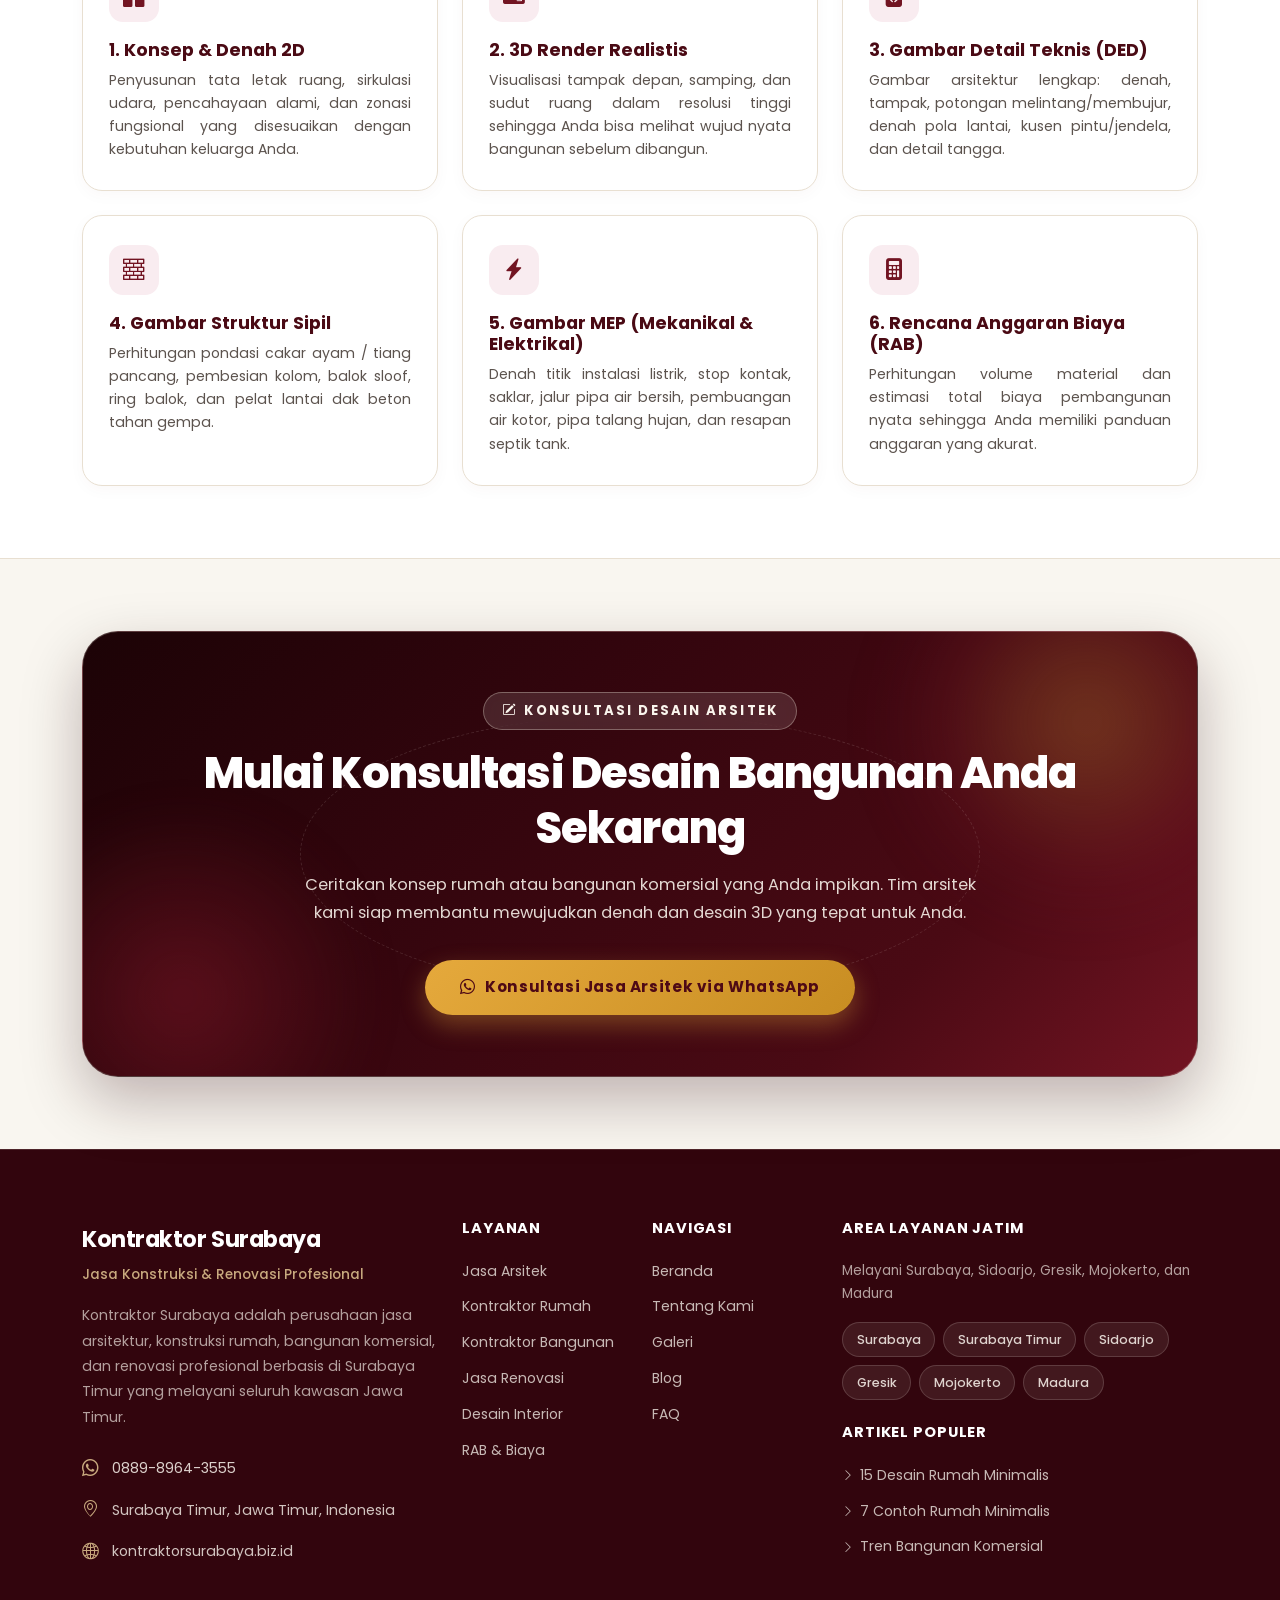
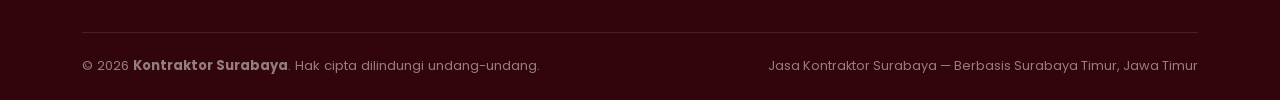
<file: layanan/jasa-arsitek-surabaya.html>
<!DOCTYPE html>
<html lang="id">

<head>
  <meta charset="UTF-8">
  <meta name="viewport" content="width=device-width, initial-scale=1.0">
  <title>Jasa Arsitek Surabaya - Desain Rumah &amp; Bangunan Profesional</title>
  <meta name="description"
    content="Jasa arsitek Surabaya profesional untuk desain rumah tinggal, ruko, kantor & cafe. Paket lengkap: denah 2D, 3D render realistis, DED & RAB detail.">
  <meta name="keywords"
    content="jasa arsitek Surabaya, arsitek Surabaya, arsitek rumah Surabaya, jasa desain rumah Surabaya, jasa arsitek rumah minimalis Surabaya, arsitek Surabaya Timur">
  <meta name="author" content="Kontraktor Surabaya">
  <meta name="robots" content="index, follow">
  <link rel="canonical" href="https://kontraktorsurabaya.biz.id/layanan/jasa-arsitek-surabaya">
  <meta property="og:type" content="article">
  <meta property="og:url" content="https://kontraktorsurabaya.biz.id/layanan/jasa-arsitek-surabaya">
  <meta property="og:title" content="Jasa Arsitek Surabaya - Desain Rumah &amp; Bangunan Profesional">
  <meta property="og:description"
    content="Jasa arsitek Surabaya profesional untuk desain rumah tinggal, ruko, kantor & cafe. Paket lengkap: denah 2D, 3D render realistis, DED & RAB detail.">
  <meta property="og:image" content="https://kontraktorsurabaya.biz.id/assets/img/layanan/jasa-arsitek-rumah-mewah-surabaya.webp">
  <meta property="og:image:type" content="image/webp">
  <meta property="og:image:width" content="1200">
  <meta property="og:image:height" content="630">
  <meta property="og:locale" content="id_ID">
  <meta property="og:site_name" content="Kontraktor Surabaya">
  <meta name="twitter:card" content="summary_large_image">
  <meta name="twitter:image" content="https://kontraktorsurabaya.biz.id/assets/img/layanan/jasa-arsitek-rumah-mewah-surabaya.webp">
  <link rel="icon" type="image/webp" href="../assets/img/favicon-logo.webp">
  <link rel="apple-touch-icon" href="../assets/img/favicon-logo.webp">

  <!-- Google Fonts: Poppins (High-Performance Async Preload) -->
  <link rel="preconnect" href="https://fonts.googleapis.com">
  <link rel="preconnect" href="https://fonts.gstatic.com" crossorigin>
  <link rel="preload" as="style"
    href="https://fonts.googleapis.com/css2?family=Poppins:ital,wght@0,300;0,400;0,500;0,600;0,700;0,800;0,900;1,400;1,600&display=swap">
  <link rel="stylesheet"
    href="https://fonts.googleapis.com/css2?family=Poppins:ital,wght@0,300;0,400;0,500;0,600;0,700;0,800;0,900;1,400;1,600&display=swap"
    media="print" onload="this.media='all'">
  <noscript>
    <link rel="stylesheet"
      href="https://fonts.googleapis.com/css2?family=Poppins:ital,wght@0,300;0,400;0,500;0,600;0,700;0,800;0,900;1,400;1,600&display=swap">
  </noscript>

  <!-- Critical Core CSS -->
  <link rel="stylesheet" href="../assets/vendor/bootstrap/css/bootstrap.min.css">
  <link rel="stylesheet" href="../assets/css/main.min.css">

  <!-- Non-Critical Vendor CSS (Deferred Loading to Eliminate Render-Blocking) -->
  <link rel="preload" href="../assets/vendor/bootstrap-icons/bootstrap-icons.min.css" as="style" onload="this.onload=null;this.rel='stylesheet'">
  <noscript><link rel="stylesheet" href="../assets/vendor/bootstrap-icons/bootstrap-icons.min.css"></noscript>
  <link rel="preload" href="../assets/vendor/aos/aos.css" as="style" onload="this.onload=null;this.rel='stylesheet'">
  <noscript><link rel="stylesheet" href="../assets/vendor/aos/aos.css"></noscript>
  <link rel="preload" href="../assets/vendor/glightbox/css/glightbox.min.css" as="style" onload="this.onload=null;this.rel='stylesheet'">
  <noscript><link rel="stylesheet" href="../assets/vendor/glightbox/css/glightbox.min.css"></noscript>
  <link rel="preload" href="https://cdn.jsdelivr.net/npm/swiper@11/swiper-bundle.min.css" as="style" onload="this.onload=null;this.rel='stylesheet'">
  <noscript><link rel="stylesheet" href="https://cdn.jsdelivr.net/npm/swiper@11/swiper-bundle.min.css"></noscript>

  <!-- Schema Markup JSON-LD -->
  <script type="application/ld+json">
  {
    "@context": "https://schema.org",
    "@graph": [
      {
        "@type": "Service",
        "@id": "https://kontraktorsurabaya.biz.id/layanan/jasa-arsitek-surabaya#service",
        "name": "Jasa Arsitek Surabaya",
        "serviceType": "Architectural Design",
        "provider": {
          "@type": ["LocalBusiness", "GeneralContractor", "ProfessionalService"],
          "@id": "https://kontraktorsurabaya.biz.id/#business",
          "name": "Kontraktor Surabaya",
          "alternateName": "PT Kontraktor Surabaya Jaya",
          "url": "https://kontraktorsurabaya.biz.id/",
          "logo": "https://kontraktorsurabaya.biz.id/assets/img/logo-header.webp",
          "image": [
            "https://kontraktorsurabaya.biz.id/assets/img/hero/hero.webp",
            "https://kontraktorsurabaya.biz.id/assets/img/logo-header.webp"
          ],
          "telephone": "+62088989643555",
          "priceRange": "Rp 3.500.000 - Rp 10.000.000 per m²",
          "address": {
            "@type": "PostalAddress",
            "streetAddress": "Jl. Raya Rungkut Madya No. 88, Rungkut",
            "addressLocality": "Surabaya Timur",
            "addressRegion": "Jawa Timur",
            "postalCode": "60293",
            "addressCountry": "ID"
          },
          "geo": {
            "@type": "GeoCoordinates",
            "latitude": -7.3195,
            "longitude": 112.7842
          }
        },
        "areaServed": ["Surabaya", "Surabaya Timur", "Sidoarjo", "Gresik", "Mojokerto", "Madura"],
        "description": "Layanan jasa arsitek profesional di Surabaya untuk perencanaan desain rumah 1 lantai, 2 lantai, villa, ruko, cafe, dan gedung komersial."
      },
      {
        "@type": "BreadcrumbList",
        "itemListElement": [
          {
            "@type": "ListItem",
            "position": 1,
            "name": "Beranda",
            "item": "https://kontraktorsurabaya.biz.id/"
          },
          {
            "@type": "ListItem",
            "position": 2,
            "name": "Layanan",
            "item": "https://kontraktorsurabaya.biz.id/layanan"
          },
          {
            "@type": "ListItem",
            "position": 3,
            "name": "Jasa Arsitek Surabaya",
            "item": "https://kontraktorsurabaya.biz.id/layanan/jasa-arsitek-surabaya"
          }
        ]
      }
    ]
  }
  </script>
</head>

<body>

  <!-- ══ NAVBAR ═════════════════════════════════════════════════════════════════ -->
  <nav id="navbar" class="navbar navbar-expand-lg fixed-top" role="navigation" aria-label="Navigasi utama">
    <div class="container">
      <a class="navbar-brand d-flex align-items-center" href="/"
        aria-label="Kontraktor Surabaya - Beranda">
        <img src="../assets/img/logo-header.webp" alt="Logo Kontraktor Surabaya" class="logo-img" width="160" height="54"
          fetchpriority="high" onerror="this.style.display='none'">
      </a>

      <!-- Custom Modern Hamburger Toggler -->
      <button class="navbar-toggler custom-toggler shadow-none" type="button" data-bs-toggle="offcanvas"
        data-bs-target="#navOffcanvas" aria-controls="navOffcanvas" aria-label="Buka menu navigasi">
        <span class="toggler-bar"></span>
        <span class="toggler-bar"></span>
        <span class="toggler-bar"></span>
      </button>

      <!-- Offcanvas Navigation Drawer -->
      <div class="offcanvas offcanvas-end" tabindex="-1" id="navOffcanvas" aria-labelledby="navOffcanvasLabel">

        <!-- Mobile Drawer Header -->
        <div class="offcanvas-header d-flex d-lg-none align-items-center justify-content-between">
          <span class="drawer-title fw-bold text-maroon fs-6 mb-0" id="navOffcanvasLabel">Menu Navigasi</span>
          <button type="button" class="btn-drawer-close shadow-none" data-bs-dismiss="offcanvas" aria-label="Tutup navigasi">
            <i class="bi bi-x-lg"></i>
          </button>
        </div>

        <!-- Navigation Links -->
        <div class="offcanvas-body">
          <ul class="navbar-nav mx-auto align-items-lg-center gap-lg-1 mb-2 mb-lg-0">
            <li class="nav-item">
              <a class="nav-link" href="/">Beranda</a>
            </li>
            <li class="nav-item">
              <a class="nav-link" href="/tentang-kami">Tentang Kami</a>
            </li>
            <li class="nav-item dropdown">
              <a class="nav-link dropdown-toggle active" href="/layanan" id="dropLayanan" role="button"
                data-bs-toggle="dropdown" aria-expanded="false" aria-current="page">
                Layanan
              </a>
              <ul class="dropdown-menu" aria-labelledby="dropLayanan">
                <li><a class="dropdown-item" href="/layanan"><i
                      class="bi bi-grid-fill me-2 text-maroon"></i>Semua Layanan</a></li>
                <li><hr class="dropdown-divider my-1"></li>
                <li><a class="dropdown-item active" href="/layanan/jasa-arsitek-surabaya"><i
                      class="bi bi-pencil-square me-2 text-maroon"></i>Jasa Arsitek</a></li>
                <li><a class="dropdown-item" href="/layanan/kontraktor-rumah-surabaya"><i
                      class="bi bi-house-fill me-2 text-maroon"></i>Kontraktor Rumah</a></li>
                <li><a class="dropdown-item" href="/layanan/kontraktor-bangunan-surabaya"><i
                      class="bi bi-building-fill me-2 text-maroon"></i>Kontraktor Bangunan</a></li>
                <li><a class="dropdown-item" href="/layanan/jasa-renovasi-surabaya"><i
                      class="bi bi-arrow-repeat me-2 text-maroon"></i>Renovasi Bangunan</a></li>
                <li><a class="dropdown-item" href="/layanan/jasa-desain-interior-surabaya"><i
                      class="bi bi-palette-fill me-2 text-maroon"></i>Desain Interior</a></li>
                <li><a class="dropdown-item" href="/layanan/rab-estimasi-biaya-surabaya"><i
                      class="bi bi-calculator-fill me-2 text-maroon"></i>RAB &amp; Estimasi Biaya</a></li>
              </ul>
            </li>
            <li class="nav-item">
              <a class="nav-link" href="/galeri">Galeri</a>
            </li>
            <li class="nav-item">
              <a class="nav-link" href="/blog">Blog</a>
            </li>
          </ul>

          <div class="d-none d-lg-flex align-items-center mt-3 mt-lg-0">
            <a class="nav-link nav-cta d-inline-flex align-items-center gap-2" id="nav-wa-cta"
              href="https://wa.me/62088989643555?text=Halo%2C+saya+ingin+konsultasi+Jasa+Arsitek" target="_blank"
              rel="noopener noreferrer">
              <i class="bi bi-telephone-fill"></i> Hubungi Kami
            </a>
          </div>

        </div>
      </div>

    </div>
  </nav>

  <!-- ══ PAGE HERO / BREADCRUMB ════════════════════════════════════════════════ -->
  <header class="page-hero" role="banner">
    <div class="page-hero-bg"></div>
    <div class="container position-relative">
      <div class="row justify-content-center text-center">
        <div class="col-lg-10" data-aos="fade-up">

          <nav aria-label="breadcrumb" class="mb-3">
            <div class="breadcrumb-custom">
              <a href="/"><i class="bi bi-house-door-fill me-1"></i> Beranda</a>
              <span class="separator"><i class="bi bi-chevron-right"></i></span>
              <a href="/layanan">Layanan</a>
              <span class="separator"><i class="bi bi-chevron-right"></i></span>
              <span class="current">Jasa Arsitek</span>
            </div>
          </nav>

          <h1 class="page-hero-title">
            Jasa <span>Arsitek Surabaya</span> Profesional &amp; Berpengalaman
          </h1>

          <p class="page-hero-desc mx-auto">
            Wujudkan hunian dan bangunan komersial impian Anda dengan desain arsitektur presisi, visual 3D realistis,
            tata ruang fungsional, serta gambar kerja teknis lengkap siap bangun.
          </p>

        </div>
      </div>
    </div>
  </header>

  <main id="main" role="main">

    <!-- ══ DETAIL LAYANAN & DOKUMEN ARSITEKTUR ═════════════════════════════════ -->
    <section class="py-5" style="background:var(--cream);border-bottom:1px solid var(--cream-border);">
      <div class="container py-lg-4">
        <div class="row align-items-center gy-5 gx-lg-5">

          <div class="col-lg-5" data-aos="fade-right">
            <div class="about-img-wrap">
              <div class="about-img-main">
                <img src="../assets/img/layanan/jasa-arsitek-rumah-mewah-surabaya.webp"
                  alt="Desain Rumah Mewah oleh Jasa Arsitek Surabaya" width="500" height="500"
                  loading="lazy" onerror="this.src='../assets/img/hero/hero.webp'">
              </div>
              <div class="about-badge-float" data-aos="zoom-in" data-aos-delay="300">
                <div class="abyear">100%</div>
                <div class="ablabel">Desain Kustom<br>&amp; Siap Bangun</div>
              </div>
            </div>
          </div>

          <div class="col-lg-7" data-aos="fade-left">
            <div class="about-content ps-lg-3 ps-xl-4">
              <span class="section-label">Layanan Perencanaan</span>
              <h2 class="section-title">
                Desain Arsitektur <span>Presisi &amp; Berorientasi Bujet</span>
              </h2>
              <p class="section-desc">
                Desain yang baik bukan hanya tentang tampak visual yang indah di atas kertas, melainkan bagaimana bangunan tersebut berfungsi optimal, hemat energi, nyaman ditinggali, dan <strong>realistis untuk dibangun sesuai bujet Anda</strong>.
              </p>
              <p class="section-desc">
                Tim arsitek Kontraktor Surabaya menggabungkan keahlian estetika modern kontemporer dengan perhitungan struktur sipil yang matang, sehingga gambar desain dapat langsung dieksekusi oleh tim kontraktor di lapangan tanpa revisi biaya yang membengkak.
              </p>

              <div class="row g-3 mt-3 pt-2">
                <div class="col-sm-6">
                  <div class="d-flex align-items-center gap-3 p-3 bg-white rounded-3 border">
                    <i class="bi bi-camera-reels-fill text-maroon fs-2"></i>
                    <div>
                      <div class="fw-bold text-maroon-dark">3D Visualisasi Realistis</div>
                      <small class="text-muted">High-resolution Render Exterior &amp; Interior</small>
                    </div>
                  </div>
                </div>
                <div class="col-sm-6">
                  <div class="d-flex align-items-center gap-3 p-3 bg-white rounded-3 border">
                    <i class="bi bi-file-earmark-ruled-fill text-maroon fs-2"></i>
                    <div>
                      <div class="fw-bold text-maroon-dark">Gambar Kerja DED &amp; MEP</div>
                      <small class="text-muted">Siap Pengurusan PBG / IMB Resmi</small>
                    </div>
                  </div>
                </div>
              </div>

            </div>
          </div>

        </div>
      </div>
    </section>

    <!-- ══ OUTPUT & PAKET DOKUMEN ARSITEK ═══════════════════════════════════════ -->
    <section class="py-5" style="background:var(--white);border-bottom:1px solid var(--cream-border);">
      <div class="container py-lg-4">

        <div class="text-center mb-5" data-aos="fade-up">
          <span class="section-label">Dokumen Lengkap</span>
          <h2 class="section-title">
            Apa Saja yang <span>Anda Dapatkan?</span>
          </h2>
          <div class="divider-maroon mx-auto"></div>
          <p class="section-desc mx-auto">
            Paket lengkap perencanaan desain arsitektur yang kami serahkan kepada Anda.
          </p>
        </div>

        <div class="row g-4 feature-cards-scroll">

          <div class="col-lg-4 col-md-6" data-aos="fade-up" data-aos-delay="0">
            <div class="core-value-card">
              <div class="core-value-icon"><i class="bi bi-grid-1x2-fill"></i></div>
              <h3 class="core-value-title">1. Konsep &amp; Denah 2D</h3>
              <p class="core-value-desc">Penyusunan tata letak ruang, sirkulasi udara, pencahayaan alami, dan zonasi fungsional yang disesuaikan dengan kebutuhan keluarga Anda.</p>
            </div>
          </div>

          <div class="col-lg-4 col-md-6" data-aos="fade-up" data-aos-delay="100">
            <div class="core-value-card">
              <div class="core-value-icon"><i class="bi bi-aspect-ratio-fill"></i></div>
              <h3 class="core-value-title">2. 3D Render Realistis</h3>
              <p class="core-value-desc">Visualisasi tampak depan, samping, dan sudut ruang dalam resolusi tinggi sehingga Anda bisa melihat wujud nyata bangunan sebelum dibangun.</p>
            </div>
          </div>

          <div class="col-lg-4 col-md-6" data-aos="fade-up" data-aos-delay="200">
            <div class="core-value-card">
              <div class="core-value-icon"><i class="bi bi-file-earmark-code-fill"></i></div>
              <h3 class="core-value-title">3. Gambar Detail Teknis (DED)</h3>
              <p class="core-value-desc">Gambar arsitektur lengkap: denah, tampak, potongan melintang/membujur, denah pola lantai, kusen pintu/jendela, dan detail tangga.</p>
            </div>
          </div>

          <div class="col-lg-4 col-md-6" data-aos="fade-up" data-aos-delay="300">
            <div class="core-value-card">
              <div class="core-value-icon"><i class="bi bi-bricks"></i></div>
              <h3 class="core-value-title">4. Gambar Struktur Sipil</h3>
              <p class="core-value-desc">Perhitungan pondasi cakar ayam / tiang pancang, pembesian kolom, balok sloof, ring balok, dan pelat lantai dak beton tahan gempa.</p>
            </div>
          </div>

          <div class="col-lg-4 col-md-6" data-aos="fade-up" data-aos-delay="400">
            <div class="core-value-card">
              <div class="core-value-icon"><i class="bi bi-lightning-charge-fill"></i></div>
              <h3 class="core-value-title">5. Gambar MEP (Mekanikal &amp; Elektrikal)</h3>
              <p class="core-value-desc">Denah titik instalasi listrik, stop kontak, saklar, jalur pipa air bersih, pembuangan air kotor, pipa talang hujan, dan resapan septik tank.</p>
            </div>
          </div>

          <div class="col-lg-4 col-md-6" data-aos="fade-up" data-aos-delay="500">
            <div class="core-value-card">
              <div class="core-value-icon"><i class="bi bi-calculator-fill"></i></div>
              <h3 class="core-value-title">6. Rencana Anggaran Biaya (RAB)</h3>
              <p class="core-value-desc">Perhitungan volume material dan estimasi total biaya pembangunan nyata sehingga Anda memiliki panduan anggaran yang akurat.</p>
            </div>
          </div>

        </div>

        <!-- Swipe Hint Indicator (Mobile Only) -->
        <div class="feature-swipe-hint d-md-none text-center text-muted small mt-3">
          <i class="bi bi-arrow-left-right text-maroon me-1"></i> Geser ke samping untuk melihat poin lainnya &rarr;
        </div>

      </div>
    </section>

    <!-- ══ CTA SECTION ══════════════════════════════════════════════════════════ -->
    <section id="cta" class="py-5" style="background:var(--cream);">
      <div class="container py-lg-4">
        <div class="cta-card" data-aos="zoom-in">
          <div class="cta-shape-1" aria-hidden="true"></div>
          <div class="cta-shape-2" aria-hidden="true"></div>
          <div class="cta-shape-3" aria-hidden="true"></div>

          <div class="cta-content-wrap">
            <span class="cta-label"><i class="bi bi-pencil-square"></i> Konsultasi Desain Arsitek</span>
            <h2 class="cta-title">
              Mulai Konsultasi Desain Bangunan Anda Sekarang
            </h2>
            <p class="cta-desc">
              Ceritakan konsep rumah atau bangunan komersial yang Anda impikan. Tim arsitek kami siap membantu mewujudkan denah dan desain 3D yang tepat untuk Anda.
            </p>
            <div class="d-flex justify-content-center">
              <a id="cta-wa-primary"
                href="https://wa.me/62088989643555?text=Halo%2C+saya+ingin+konsultasi+Jasa+Arsitek+Surabaya" class="btn-gold"
                target="_blank" rel="noopener noreferrer">
                <i class="bi bi-whatsapp"></i> Konsultasi Jasa Arsitek via WhatsApp
              </a>
            </div>
          </div>
        </div>
      </div>
    </section>

  </main>

  <!-- ══ FOOTER ═════════════════════════════════════════════════════════════════ -->
  <footer id="footer" role="contentinfo" aria-label="Footer Kontraktor Surabaya">
    <div class="container">
      <div class="row gy-5">

        <!-- Brand Col -->
        <div class="col-lg-4">
          <div class="footer-brand">
            <div class="footer-logo-text">Kontraktor Surabaya</div>
            <div class="footer-tagline">Jasa Konstruksi &amp; Renovasi Profesional</div>
          </div>
          <p class="footer-desc">
            Kontraktor Surabaya adalah perusahaan jasa arsitektur, konstruksi rumah, bangunan komersial,
            dan renovasi profesional berbasis di Surabaya Timur yang melayani seluruh kawasan Jawa Timur.
          </p>
          <address>
            <div class="footer-contact-item">
              <i class="bi bi-whatsapp" aria-hidden="true"></i>
              <a href="https://wa.me/62088989643555" target="_blank" rel="noopener noreferrer"
                aria-label="WhatsApp Kontraktor Surabaya">0889-8964-3555</a>
            </div>
            <div class="footer-contact-item">
              <i class="bi bi-geo-alt" aria-hidden="true"></i>
              <span>Surabaya Timur, Jawa Timur, Indonesia</span>
            </div>
            <div class="footer-contact-item">
              <i class="bi bi-globe2" aria-hidden="true"></i>
              <span>kontraktorsurabaya.biz.id</span>
            </div>
          </address>
        </div>

        <!-- Layanan -->
        <div class="col-lg-2 col-md-4 col-6">
          <h3 class="footer-heading">Layanan</h3>
          <ul class="footer-links">
            <li><a href="/layanan/jasa-arsitek-surabaya">Jasa Arsitek</a></li>
            <li><a href="/layanan/kontraktor-rumah-surabaya">Kontraktor Rumah</a></li>
            <li><a href="/layanan/kontraktor-bangunan-surabaya">Kontraktor Bangunan</a></li>
            <li><a href="/layanan/jasa-renovasi-surabaya">Jasa Renovasi</a></li>
            <li><a href="/layanan/jasa-desain-interior-surabaya">Desain Interior</a></li>
            <li><a href="/layanan/rab-estimasi-biaya-surabaya">RAB &amp; Biaya</a></li>
          </ul>
        </div>

        <!-- Navigasi -->
        <div class="col-lg-2 col-md-4 col-6">
          <h3 class="footer-heading">Navigasi</h3>
          <ul class="footer-links">
            <li><a href="/">Beranda</a></li>
            <li><a href="/tentang-kami">Tentang Kami</a></li>
            <li><a href="/galeri">Galeri</a></li>
            <li><a href="/blog">Blog</a></li>
            <li><a href="/#faq">FAQ</a></li>
          </ul>
        </div>

        <!-- Area Layanan & Artikel -->
        <div class="col-lg-4 col-md-4">
          <h3 class="footer-heading">Area Layanan Jatim</h3>
          <p style="font-size:.85rem;color:rgba(250,245,237,.65);margin-bottom:1rem;">
            Melayani Surabaya, Sidoarjo, Gresik, Mojokerto, dan Madura
          </p>
          <div class="footer-area-tags mb-4">
            <span class="area-tag">Surabaya</span>
            <span class="area-tag">Surabaya Timur</span>
            <span class="area-tag">Sidoarjo</span>
            <span class="area-tag">Gresik</span>
            <span class="area-tag">Mojokerto</span>
            <span class="area-tag">Madura</span>
          </div>

          <h3 class="footer-heading" style="margin-top:1.5rem;">Artikel Populer</h3>
          <ul class="footer-links">
            <li><a href="/blog/inspirasi-desain-rumah-minimalis-surabaya"><i class="bi bi-chevron-right"></i> 15 Desain Rumah Minimalis</a></li>
            <li><a href="/blog/7-contoh-rumah-minimalis-surabaya-sukses"><i class="bi bi-chevron-right"></i> 7 Contoh Rumah Minimalis</a></li>
            <li><a href="/blog/tren-bangunan-komersial-surabaya"><i class="bi bi-chevron-right"></i> Tren Bangunan Komersial</a></li>
          </ul>
        </div>

      </div><!-- /row -->
    </div><!-- /container -->

    <div class="container">
      <div class="footer-bottom d-flex flex-column flex-md-row justify-content-between align-items-center gap-2">
        <p>
          &copy; <span id="footer-year">2026</span> <strong>Kontraktor Surabaya</strong>. Hak cipta dilindungi
          undang-undang.
        </p>
        <p style="font-size:0.8rem;color:rgba(250,245,237,.5);">
          Jasa Kontraktor Surabaya &mdash; Berbasis Surabaya Timur, Jawa Timur
        </p>
      </div>
    </div>

  </footer><!-- /footer -->

  <!-- WhatsApp Floating Button -->
  <a href="https://wa.me/62088989643555?text=Halo%2C+saya+ingin+konsultasi+proyek" class="wa-float" id="wa-float"
    aria-label="Hubungi Kontraktor Surabaya via WhatsApp" target="_blank" rel="noopener noreferrer">
    <i class="bi bi-whatsapp" aria-hidden="true"></i>
  </a>

  <!-- Scroll to top -->
  <button class="scroll-top" id="scroll-top-btn" aria-label="Kembali ke atas">
    <i class="bi bi-chevron-up" aria-hidden="true"></i>
  </button>

  <!-- ══ VENDOR JS ══════════════════════════════════════════════════════════════ -->
  <script src="../assets/vendor/bootstrap/js/bootstrap.bundle.min.js" defer></script>
  <script src="../assets/vendor/aos/aos.js" defer></script>
  <script src="../assets/vendor/purecounter/purecounter_vanilla.js" defer></script>
  <script src="../assets/vendor/glightbox/js/glightbox.min.js" defer></script>
  <script src="../assets/vendor/imagesloaded/imagesloaded.pkgd.min.js" defer></script>
  <script src="../assets/vendor/isotope-layout/isotope.pkgd.min.js" defer></script>
  <script src="https://cdn.jsdelivr.net/npm/swiper@11/swiper-bundle.min.js" defer></script>

  <!-- Main JS -->
  <script src="../assets/js/main.js" defer></script>

</body>

</html>
</file>
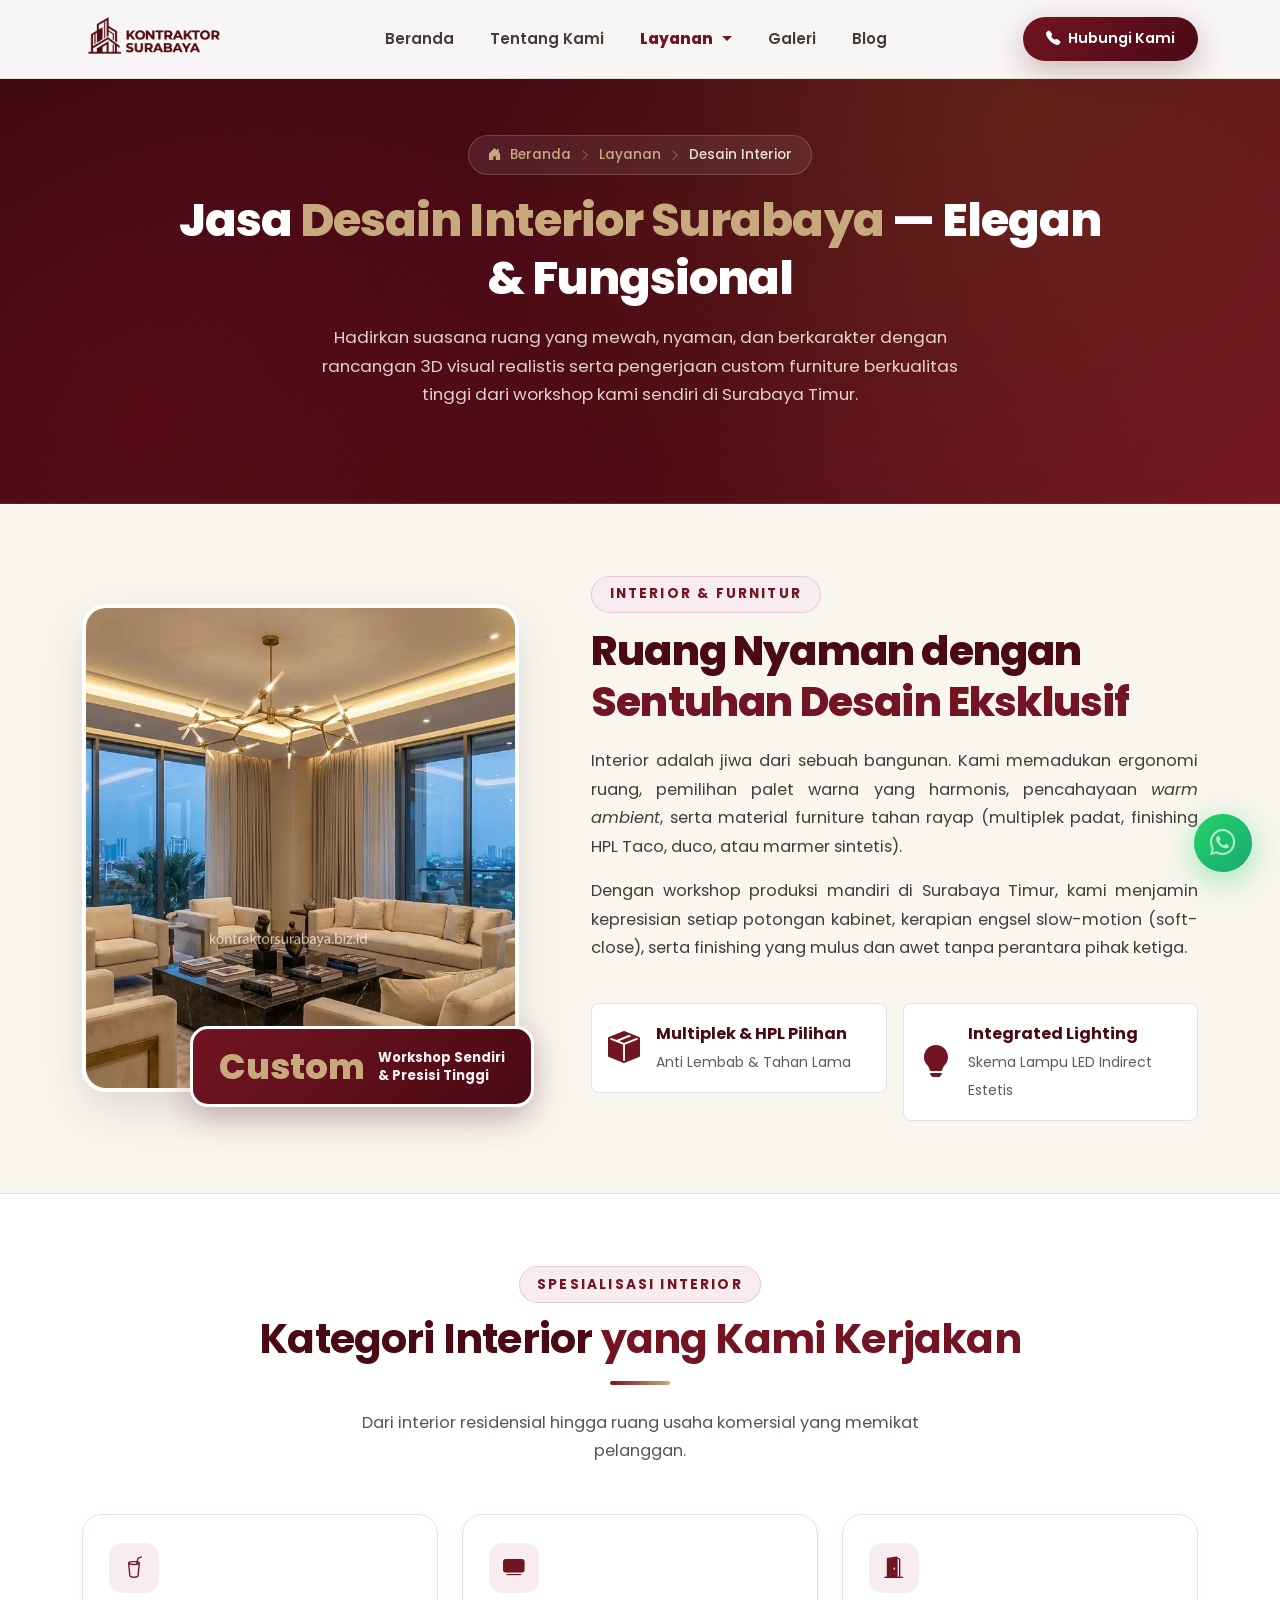
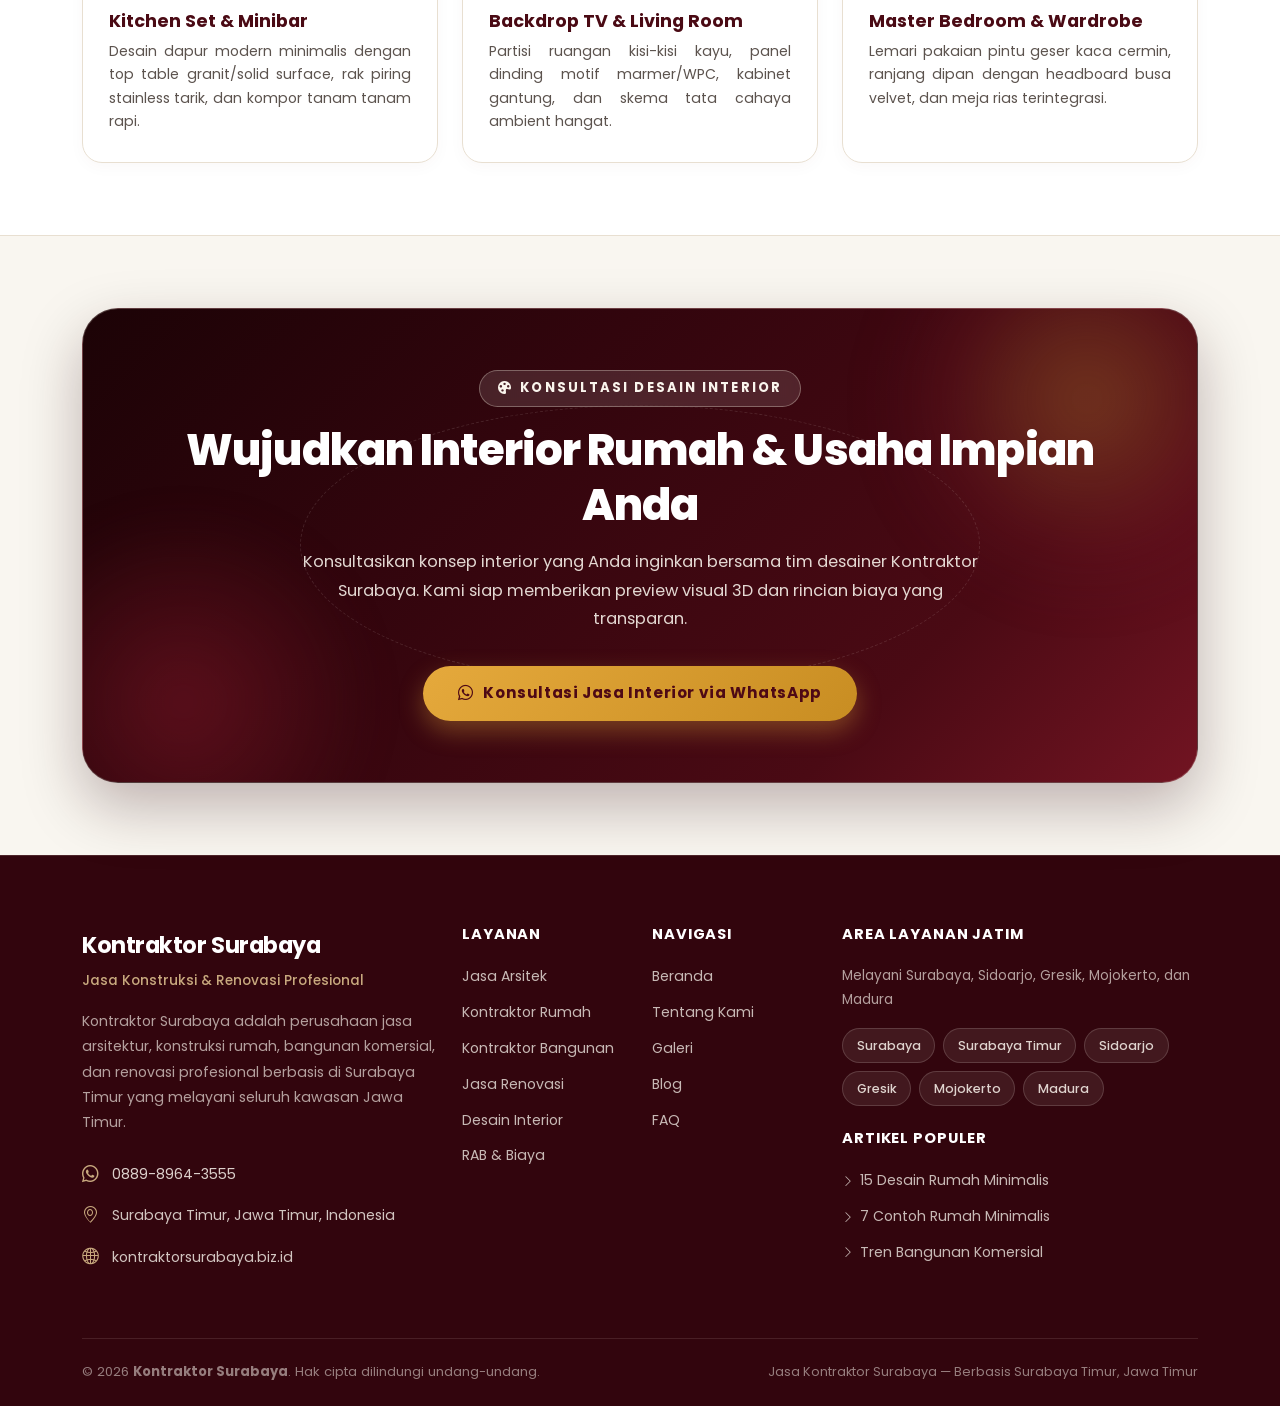
<file: layanan/jasa-desain-interior-surabaya.html>
<!DOCTYPE html>
<html lang="id">

<head>
  <meta charset="UTF-8">
  <meta name="viewport" content="width=device-width, initial-scale=1.0">
  <title>Jasa Desain Interior Surabaya - Rumah, Apartemen, Kantor &amp; Cafe</title>
  <meta name="description"
    content="Jasa desain interior Surabaya profesional: kitchen set custom, living room, kamar tidur, interior kantor, cafe & toko. Desain 3D realistis & pengerjaan rapi.">
  <meta name="keywords"
    content="jasa desain interior Surabaya, interior rumah Surabaya, kitchen set Surabaya, interior kantor Surabaya, interior apartemen Surabaya, desain interior Surabaya Timur">
  <meta name="author" content="Kontraktor Surabaya">
  <meta name="robots" content="index, follow">
  <link rel="canonical" href="https://kontraktorsurabaya.biz.id/layanan/jasa-desain-interior-surabaya">
  <meta property="og:type" content="article">
  <meta property="og:url" content="https://kontraktorsurabaya.biz.id/layanan/jasa-desain-interior-surabaya">
  <meta property="og:title" content="Jasa Desain Interior Surabaya - Rumah, Apartemen, Kantor &amp; Cafe">
  <meta property="og:description"
    content="Jasa desain interior Surabaya profesional: kitchen set custom, living room, kamar tidur, interior kantor, cafe & toko. Desain 3D realistis & pengerjaan rapi.">
  <meta property="og:image" content="https://kontraktorsurabaya.biz.id/assets/img/layanan/desain-interior-rumah-surabaya.webp">
  <meta property="og:image:type" content="image/webp">
  <meta property="og:image:width" content="1200">
  <meta property="og:image:height" content="630">
  <meta property="og:locale" content="id_ID">
  <meta property="og:site_name" content="Kontraktor Surabaya">
  <meta name="twitter:card" content="summary_large_image">
  <meta name="twitter:image" content="https://kontraktorsurabaya.biz.id/assets/img/layanan/desain-interior-rumah-surabaya.webp">
  <link rel="icon" type="image/webp" href="../assets/img/favicon-logo.webp">
  <link rel="apple-touch-icon" href="../assets/img/favicon-logo.webp">

  <!-- Google Fonts: Poppins (High-Performance Async Preload) -->
  <link rel="preconnect" href="https://fonts.googleapis.com">
  <link rel="preconnect" href="https://fonts.gstatic.com" crossorigin>
  <link rel="preload" as="style"
    href="https://fonts.googleapis.com/css2?family=Poppins:ital,wght@0,300;0,400;0,500;0,600;0,700;0,800;0,900;1,400;1,600&display=swap">
  <link rel="stylesheet"
    href="https://fonts.googleapis.com/css2?family=Poppins:ital,wght@0,300;0,400;0,500;0,600;0,700;0,800;0,900;1,400;1,600&display=swap"
    media="print" onload="this.media='all'">
  <noscript>
    <link rel="stylesheet"
      href="https://fonts.googleapis.com/css2?family=Poppins:ital,wght@0,300;0,400;0,500;0,600;0,700;0,800;0,900;1,400;1,600&display=swap">
  </noscript>

  <!-- Critical Core CSS -->
  <link rel="stylesheet" href="../assets/vendor/bootstrap/css/bootstrap.min.css">
  <link rel="stylesheet" href="../assets/css/main.min.css">

  <!-- Non-Critical Vendor CSS (Deferred Loading to Eliminate Render-Blocking) -->
  <link rel="preload" href="../assets/vendor/bootstrap-icons/bootstrap-icons.min.css" as="style" onload="this.onload=null;this.rel='stylesheet'">
  <noscript><link rel="stylesheet" href="../assets/vendor/bootstrap-icons/bootstrap-icons.min.css"></noscript>
  <link rel="preload" href="../assets/vendor/aos/aos.css" as="style" onload="this.onload=null;this.rel='stylesheet'">
  <noscript><link rel="stylesheet" href="../assets/vendor/aos/aos.css"></noscript>
  <link rel="preload" href="../assets/vendor/glightbox/css/glightbox.min.css" as="style" onload="this.onload=null;this.rel='stylesheet'">
  <noscript><link rel="stylesheet" href="../assets/vendor/glightbox/css/glightbox.min.css"></noscript>
  <link rel="preload" href="https://cdn.jsdelivr.net/npm/swiper@11/swiper-bundle.min.css" as="style" onload="this.onload=null;this.rel='stylesheet'">
  <noscript><link rel="stylesheet" href="https://cdn.jsdelivr.net/npm/swiper@11/swiper-bundle.min.css"></noscript>

  <!-- Schema Markup JSON-LD -->
  <script type="application/ld+json">
  {
    "@context": "https://schema.org",
    "@graph": [
      {
        "@type": "Service",
        "@id": "https://kontraktorsurabaya.biz.id/layanan/jasa-desain-interior-surabaya#service",
        "name": "Jasa Desain Interior Surabaya",
        "serviceType": "Interior Design",
        "provider": {
          "@type": ["LocalBusiness", "GeneralContractor", "ProfessionalService"],
          "@id": "https://kontraktorsurabaya.biz.id/#business",
          "name": "Kontraktor Surabaya",
          "alternateName": "PT Kontraktor Surabaya Jaya",
          "url": "https://kontraktorsurabaya.biz.id/",
          "logo": "https://kontraktorsurabaya.biz.id/assets/img/logo-header.webp",
          "image": [
            "https://kontraktorsurabaya.biz.id/assets/img/hero/hero.webp",
            "https://kontraktorsurabaya.biz.id/assets/img/logo-header.webp"
          ],
          "telephone": "+62088989643555",
          "priceRange": "Rp 3.500.000 - Rp 10.000.000 per m²",
          "address": {
            "@type": "PostalAddress",
            "streetAddress": "Jl. Raya Rungkut Madya No. 88, Rungkut",
            "addressLocality": "Surabaya Timur",
            "addressRegion": "Jawa Timur",
            "postalCode": "60293",
            "addressCountry": "ID"
          },
          "geo": {
            "@type": "GeoCoordinates",
            "latitude": -7.3195,
            "longitude": 112.7842
          }
        },
        "areaServed": ["Surabaya", "Surabaya Timur", "Sidoarjo", "Gresik", "Mojokerto", "Madura"],
        "description": "Layanan konsultasi dan pengerjaan interior custom furniture di Surabaya untuk rumah tinggal, apartemen, kantor, cafe, dan ruko."
      },
      {
        "@type": "BreadcrumbList",
        "itemListElement": [
          {
            "@type": "ListItem",
            "position": 1,
            "name": "Beranda",
            "item": "https://kontraktorsurabaya.biz.id/"
          },
          {
            "@type": "ListItem",
            "position": 2,
            "name": "Layanan",
            "item": "https://kontraktorsurabaya.biz.id/layanan"
          },
          {
            "@type": "ListItem",
            "position": 3,
            "name": "Jasa Desain Interior Surabaya",
            "item": "https://kontraktorsurabaya.biz.id/layanan/jasa-desain-interior-surabaya"
          }
        ]
      }
    ]
  }
  </script>
</head>

<body>

  <!-- ══ NAVBAR ═════════════════════════════════════════════════════════════════ -->
  <nav id="navbar" class="navbar navbar-expand-lg fixed-top" role="navigation" aria-label="Navigasi utama">
    <div class="container">
      <a class="navbar-brand d-flex align-items-center" href="/"
        aria-label="Kontraktor Surabaya - Beranda">
        <img src="../assets/img/logo-header.webp" alt="Logo Kontraktor Surabaya" class="logo-img" width="160" height="54"
          fetchpriority="high" onerror="this.style.display='none'">
      </a>

      <!-- Custom Modern Hamburger Toggler -->
      <button class="navbar-toggler custom-toggler shadow-none" type="button" data-bs-toggle="offcanvas"
        data-bs-target="#navOffcanvas" aria-controls="navOffcanvas" aria-label="Buka menu navigasi">
        <span class="toggler-bar"></span>
        <span class="toggler-bar"></span>
        <span class="toggler-bar"></span>
      </button>

      <!-- Offcanvas Navigation Drawer -->
      <div class="offcanvas offcanvas-end" tabindex="-1" id="navOffcanvas" aria-labelledby="navOffcanvasLabel">

        <div class="offcanvas-header d-flex d-lg-none align-items-center justify-content-between">
          <span class="drawer-title fw-bold text-maroon fs-6 mb-0" id="navOffcanvasLabel">Menu Navigasi</span>
          <button type="button" class="btn-drawer-close shadow-none" data-bs-dismiss="offcanvas" aria-label="Tutup navigasi">
            <i class="bi bi-x-lg"></i>
          </button>
        </div>

        <div class="offcanvas-body">
          <ul class="navbar-nav mx-auto align-items-lg-center gap-lg-1 mb-2 mb-lg-0">
            <li class="nav-item">
              <a class="nav-link" href="/">Beranda</a>
            </li>
            <li class="nav-item">
              <a class="nav-link" href="/tentang-kami">Tentang Kami</a>
            </li>
            <li class="nav-item dropdown">
              <a class="nav-link dropdown-toggle active" href="/layanan" id="dropLayanan" role="button"
                data-bs-toggle="dropdown" aria-expanded="false" aria-current="page">
                Layanan
              </a>
              <ul class="dropdown-menu" aria-labelledby="dropLayanan">
                <li><a class="dropdown-item" href="/layanan"><i
                      class="bi bi-grid-fill me-2 text-maroon"></i>Semua Layanan</a></li>
                <li><hr class="dropdown-divider my-1"></li>
                <li><a class="dropdown-item" href="/layanan/jasa-arsitek-surabaya"><i
                      class="bi bi-pencil-square me-2 text-maroon"></i>Jasa Arsitek</a></li>
                <li><a class="dropdown-item" href="/layanan/kontraktor-rumah-surabaya"><i
                      class="bi bi-house-fill me-2 text-maroon"></i>Kontraktor Rumah</a></li>
                <li><a class="dropdown-item" href="/layanan/kontraktor-bangunan-surabaya"><i
                      class="bi bi-building-fill me-2 text-maroon"></i>Kontraktor Bangunan</a></li>
                <li><a class="dropdown-item" href="/layanan/jasa-renovasi-surabaya"><i
                      class="bi bi-arrow-repeat me-2 text-maroon"></i>Renovasi Bangunan</a></li>
                <li><a class="dropdown-item active" href="/layanan/jasa-desain-interior-surabaya"><i
                      class="bi bi-palette-fill me-2 text-maroon"></i>Desain Interior</a></li>
                <li><a class="dropdown-item" href="/layanan/rab-estimasi-biaya-surabaya"><i
                      class="bi bi-calculator-fill me-2 text-maroon"></i>RAB &amp; Estimasi Biaya</a></li>
              </ul>
            </li>
            <li class="nav-item">
              <a class="nav-link" href="/galeri">Galeri</a>
            </li>
            <li class="nav-item">
              <a class="nav-link" href="/blog">Blog</a>
            </li>
          </ul>

          <div class="d-none d-lg-flex align-items-center mt-3 mt-lg-0">
            <a class="nav-link nav-cta d-inline-flex align-items-center gap-2" id="nav-wa-cta"
              href="https://wa.me/62088989643555?text=Halo%2C+saya+ingin+konsultasi+Desain+Interior" target="_blank"
              rel="noopener noreferrer">
              <i class="bi bi-telephone-fill"></i> Hubungi Kami
            </a>
          </div>

        </div>
      </div>

    </div>
  </nav>

  <!-- ══ PAGE HERO / BREADCRUMB ════════════════════════════════════════════════ -->
  <header class="page-hero" role="banner">
    <div class="page-hero-bg"></div>
    <div class="container position-relative">
      <div class="row justify-content-center text-center">
        <div class="col-lg-10" data-aos="fade-up">

          <nav aria-label="breadcrumb" class="mb-3">
            <div class="breadcrumb-custom">
              <a href="/"><i class="bi bi-house-door-fill me-1"></i> Beranda</a>
              <span class="separator"><i class="bi bi-chevron-right"></i></span>
              <a href="/layanan">Layanan</a>
              <span class="separator"><i class="bi bi-chevron-right"></i></span>
              <span class="current">Desain Interior</span>
            </div>
          </nav>

          <h1 class="page-hero-title">
            Jasa <span>Desain Interior Surabaya</span> — Elegan &amp; Fungsional
          </h1>

          <p class="page-hero-desc mx-auto">
            Hadirkan suasana ruang yang mewah, nyaman, dan berkarakter dengan rancangan 3D visual realistis
            serta pengerjaan custom furniture berkualitas tinggi dari workshop kami sendiri di Surabaya Timur.
          </p>

        </div>
      </div>
    </div>
  </header>

  <main id="main" role="main">

    <!-- ══ DETAIL LAYANAN INTERIOR ══════════════════════════════════════════════ -->
    <section class="py-5" style="background:var(--cream);border-bottom:1px solid var(--cream-border);">
      <div class="container py-lg-4">
        <div class="row align-items-center gy-5 gx-lg-5">

          <div class="col-lg-5" data-aos="fade-right">
            <div class="about-img-wrap">
              <div class="about-img-main">
                <img src="../assets/img/layanan/desain-interior-ruang-tamu-modern.webp"
                  alt="Desain Interior Ruang Tamu Modern di Surabaya" width="500" height="500"
                  loading="lazy" onerror="this.src='../assets/img/hero/hero.webp'">
              </div>
              <div class="about-badge-float" data-aos="zoom-in" data-aos-delay="300">
                <div class="abyear">Custom</div>
                <div class="ablabel">Workshop Sendiri<br>&amp; Presisi Tinggi</div>
              </div>
            </div>
          </div>

          <div class="col-lg-7" data-aos="fade-left">
            <div class="about-content ps-lg-3 ps-xl-4">
              <span class="section-label">Interior &amp; Furnitur</span>
              <h2 class="section-title">
                Ruang Nyaman dengan <span>Sentuhan Desain Eksklusif</span>
              </h2>
              <p class="section-desc">
                Interior adalah jiwa dari sebuah bangunan. Kami memadukan ergonomi ruang, pemilihan palet warna yang harmonis, pencahayaan <em>warm ambient</em>, serta material furniture tahan rayap (multiplek padat, finishing HPL Taco, duco, atau marmer sintetis).
              </p>
              <p class="section-desc">
                Dengan workshop produksi mandiri di Surabaya Timur, kami menjamin kepresisian setiap potongan kabinet, kerapian engsel slow-motion (soft-close), serta finishing yang mulus dan awet tanpa perantara pihak ketiga.
              </p>

              <div class="row g-3 mt-3 pt-2">
                <div class="col-sm-6">
                  <div class="d-flex align-items-center gap-3 p-3 bg-white rounded-3 border">
                    <i class="bi bi-box-seam-fill text-maroon fs-2"></i>
                    <div>
                      <div class="fw-bold text-maroon-dark">Multiplek &amp; HPL Pilihan</div>
                      <small class="text-muted">Anti Lembab &amp; Tahan Lama</small>
                    </div>
                  </div>
                </div>
                <div class="col-sm-6">
                  <div class="d-flex align-items-center gap-3 p-3 bg-white rounded-3 border">
                    <i class="bi bi-lightbulb-fill text-maroon fs-2"></i>
                    <div>
                      <div class="fw-bold text-maroon-dark">Integrated Lighting</div>
                      <small class="text-muted">Skema Lampu LED Indirect Estetis</small>
                    </div>
                  </div>
                </div>
              </div>

            </div>
          </div>

        </div>
      </div>
    </section>

    <!-- ══ RUANG & FURNITURE YANG DIKERJAKAN ════════════════════════════════════ -->
    <section class="py-5" style="background:var(--white);border-bottom:1px solid var(--cream-border);">
      <div class="container py-lg-4">

        <div class="text-center mb-5" data-aos="fade-up">
          <span class="section-label">Spesialisasi Interior</span>
          <h2 class="section-title">
            Kategori Interior <span>yang Kami Kerjakan</span>
          </h2>
          <div class="divider-maroon mx-auto"></div>
          <p class="section-desc mx-auto">
            Dari interior residensial hingga ruang usaha komersial yang memikat pelanggan.
          </p>
        </div>

        <div class="row g-4 feature-cards-scroll">

          <div class="col-lg-4 col-md-6" data-aos="fade-up" data-aos-delay="0">
            <div class="core-value-card">
              <div class="core-value-icon"><i class="bi bi-cup-straw"></i></div>
              <h3 class="core-value-title">Kitchen Set &amp; Minibar</h3>
              <p class="core-value-desc">Desain dapur modern minimalis dengan top table granit/solid surface, rak piring stainless tarik, dan kompor tanam tanam rapi.</p>
            </div>
          </div>

          <div class="col-lg-4 col-md-6" data-aos="fade-up" data-aos-delay="100">
            <div class="core-value-card">
              <div class="core-value-icon"><i class="bi bi-tv-fill"></i></div>
              <h3 class="core-value-title">Backdrop TV &amp; Living Room</h3>
              <p class="core-value-desc">Partisi ruangan kisi-kisi kayu, panel dinding motif marmer/WPC, kabinet gantung, dan skema tata cahaya ambient hangat.</p>
            </div>
          </div>

          <div class="col-lg-4 col-md-6" data-aos="fade-up" data-aos-delay="200">
            <div class="core-value-card">
              <div class="core-value-icon"><i class="bi bi-door-open-fill"></i></div>
              <h3 class="core-value-title">Master Bedroom &amp; Wardrobe</h3>
              <p class="core-value-desc">Lemari pakaian pintu geser kaca cermin, ranjang dipan dengan headboard busa velvet, dan meja rias terintegrasi.</p>
            </div>
          </div>

        </div>

        <!-- Swipe Hint Indicator (Mobile Only) -->
        <div class="feature-swipe-hint d-md-none text-center text-muted small mt-3">
          <i class="bi bi-arrow-left-right text-maroon me-1"></i> Geser ke samping untuk melihat opsi lainnya &rarr;
        </div>

      </div>
    </section>

    <!-- ══ CTA SECTION ══════════════════════════════════════════════════════════ -->
    <section id="cta" class="py-5" style="background:var(--cream);">
      <div class="container py-lg-4">
        <div class="cta-card" data-aos="zoom-in">
          <div class="cta-shape-1" aria-hidden="true"></div>
          <div class="cta-shape-2" aria-hidden="true"></div>
          <div class="cta-shape-3" aria-hidden="true"></div>

          <div class="cta-content-wrap">
            <span class="cta-label"><i class="bi bi-palette-fill"></i> Konsultasi Desain Interior</span>
            <h2 class="cta-title">
              Wujudkan Interior Rumah &amp; Usaha Impian Anda
            </h2>
            <p class="cta-desc">
              Konsultasikan konsep interior yang Anda inginkan bersama tim desainer Kontraktor Surabaya. Kami siap memberikan preview visual 3D dan rincian biaya yang transparan.
            </p>
            <div class="d-flex justify-content-center">
              <a id="cta-wa-primary"
                href="https://wa.me/62088989643555?text=Halo%2C+saya+ingin+konsultasi+Desain+Interior+Surabaya" class="btn-gold"
                target="_blank" rel="noopener noreferrer">
                <i class="bi bi-whatsapp"></i> Konsultasi Jasa Interior via WhatsApp
              </a>
            </div>
          </div>
        </div>
      </div>
    </section>

  </main>

  <!-- ══ FOOTER ═════════════════════════════════════════════════════════════════ -->
  <footer id="footer" role="contentinfo" aria-label="Footer Kontraktor Surabaya">
    <div class="container">
      <div class="row gy-5">

        <!-- Brand Col -->
        <div class="col-lg-4">
          <div class="footer-brand">
            <div class="footer-logo-text">Kontraktor Surabaya</div>
            <div class="footer-tagline">Jasa Konstruksi &amp; Renovasi Profesional</div>
          </div>
          <p class="footer-desc">
            Kontraktor Surabaya adalah perusahaan jasa arsitektur, konstruksi rumah, bangunan komersial,
            dan renovasi profesional berbasis di Surabaya Timur yang melayani seluruh kawasan Jawa Timur.
          </p>
          <address>
            <div class="footer-contact-item">
              <i class="bi bi-whatsapp" aria-hidden="true"></i>
              <a href="https://wa.me/62088989643555" target="_blank" rel="noopener noreferrer"
                aria-label="WhatsApp Kontraktor Surabaya">0889-8964-3555</a>
            </div>
            <div class="footer-contact-item">
              <i class="bi bi-geo-alt" aria-hidden="true"></i>
              <span>Surabaya Timur, Jawa Timur, Indonesia</span>
            </div>
            <div class="footer-contact-item">
              <i class="bi bi-globe2" aria-hidden="true"></i>
              <span>kontraktorsurabaya.biz.id</span>
            </div>
          </address>
        </div>

        <!-- Layanan -->
        <div class="col-lg-2 col-md-4 col-6">
          <h3 class="footer-heading">Layanan</h3>
          <ul class="footer-links">
            <li><a href="/layanan/jasa-arsitek-surabaya">Jasa Arsitek</a></li>
            <li><a href="/layanan/kontraktor-rumah-surabaya">Kontraktor Rumah</a></li>
            <li><a href="/layanan/kontraktor-bangunan-surabaya">Kontraktor Bangunan</a></li>
            <li><a href="/layanan/jasa-renovasi-surabaya">Jasa Renovasi</a></li>
            <li><a href="/layanan/jasa-desain-interior-surabaya">Desain Interior</a></li>
            <li><a href="/layanan/rab-estimasi-biaya-surabaya">RAB &amp; Biaya</a></li>
          </ul>
        </div>

        <!-- Navigasi -->
        <div class="col-lg-2 col-md-4 col-6">
          <h3 class="footer-heading">Navigasi</h3>
          <ul class="footer-links">
            <li><a href="/">Beranda</a></li>
            <li><a href="/tentang-kami">Tentang Kami</a></li>
            <li><a href="/galeri">Galeri</a></li>
            <li><a href="/blog">Blog</a></li>
            <li><a href="/#faq">FAQ</a></li>
          </ul>
        </div>

        <!-- Area Layanan & Artikel -->
        <div class="col-lg-4 col-md-4">
          <h3 class="footer-heading">Area Layanan Jatim</h3>
          <p style="font-size:.85rem;color:rgba(250,245,237,.65);margin-bottom:1rem;">
            Melayani Surabaya, Sidoarjo, Gresik, Mojokerto, dan Madura
          </p>
          <div class="footer-area-tags mb-4">
            <span class="area-tag">Surabaya</span>
            <span class="area-tag">Surabaya Timur</span>
            <span class="area-tag">Sidoarjo</span>
            <span class="area-tag">Gresik</span>
            <span class="area-tag">Mojokerto</span>
            <span class="area-tag">Madura</span>
          </div>

          <h3 class="footer-heading" style="margin-top:1.5rem;">Artikel Populer</h3>
          <ul class="footer-links">
            <li><a href="/blog/inspirasi-desain-rumah-minimalis-surabaya"><i class="bi bi-chevron-right"></i> 15 Desain Rumah Minimalis</a></li>
            <li><a href="/blog/7-contoh-rumah-minimalis-surabaya-sukses"><i class="bi bi-chevron-right"></i> 7 Contoh Rumah Minimalis</a></li>
            <li><a href="/blog/tren-bangunan-komersial-surabaya"><i class="bi bi-chevron-right"></i> Tren Bangunan Komersial</a></li>
          </ul>
        </div>

      </div><!-- /row -->
    </div><!-- /container -->

    <div class="container">
      <div class="footer-bottom d-flex flex-column flex-md-row justify-content-between align-items-center gap-2">
        <p>
          &copy; <span id="footer-year">2026</span> <strong>Kontraktor Surabaya</strong>. Hak cipta dilindungi
          undang-undang.
        </p>
        <p style="font-size:0.8rem;color:rgba(250,245,237,.5);">
          Jasa Kontraktor Surabaya &mdash; Berbasis Surabaya Timur, Jawa Timur
        </p>
      </div>
    </div>

  </footer><!-- /footer -->

  <!-- WhatsApp Floating Button -->
  <a href="https://wa.me/62088989643555?text=Halo%2C+saya+ingin+konsultasi+proyek" class="wa-float" id="wa-float"
    aria-label="Hubungi Kontraktor Surabaya via WhatsApp" target="_blank" rel="noopener noreferrer">
    <i class="bi bi-whatsapp" aria-hidden="true"></i>
  </a>

  <!-- Scroll to top -->
  <button class="scroll-top" id="scroll-top-btn" aria-label="Kembali ke atas">
    <i class="bi bi-chevron-up" aria-hidden="true"></i>
  </button>

  <!-- ══ VENDOR JS ══════════════════════════════════════════════════════════════ -->
  <script src="../assets/vendor/bootstrap/js/bootstrap.bundle.min.js" defer></script>
  <script src="../assets/vendor/aos/aos.js" defer></script>
  <script src="../assets/vendor/purecounter/purecounter_vanilla.js" defer></script>
  <script src="../assets/vendor/glightbox/js/glightbox.min.js" defer></script>
  <script src="../assets/vendor/imagesloaded/imagesloaded.pkgd.min.js" defer></script>
  <script src="../assets/vendor/isotope-layout/isotope.pkgd.min.js" defer></script>
  <script src="https://cdn.jsdelivr.net/npm/swiper@11/swiper-bundle.min.js" defer></script>

  <!-- Main JS -->
  <script src="../assets/js/main.js" defer></script>

</body>

</html>
</file>
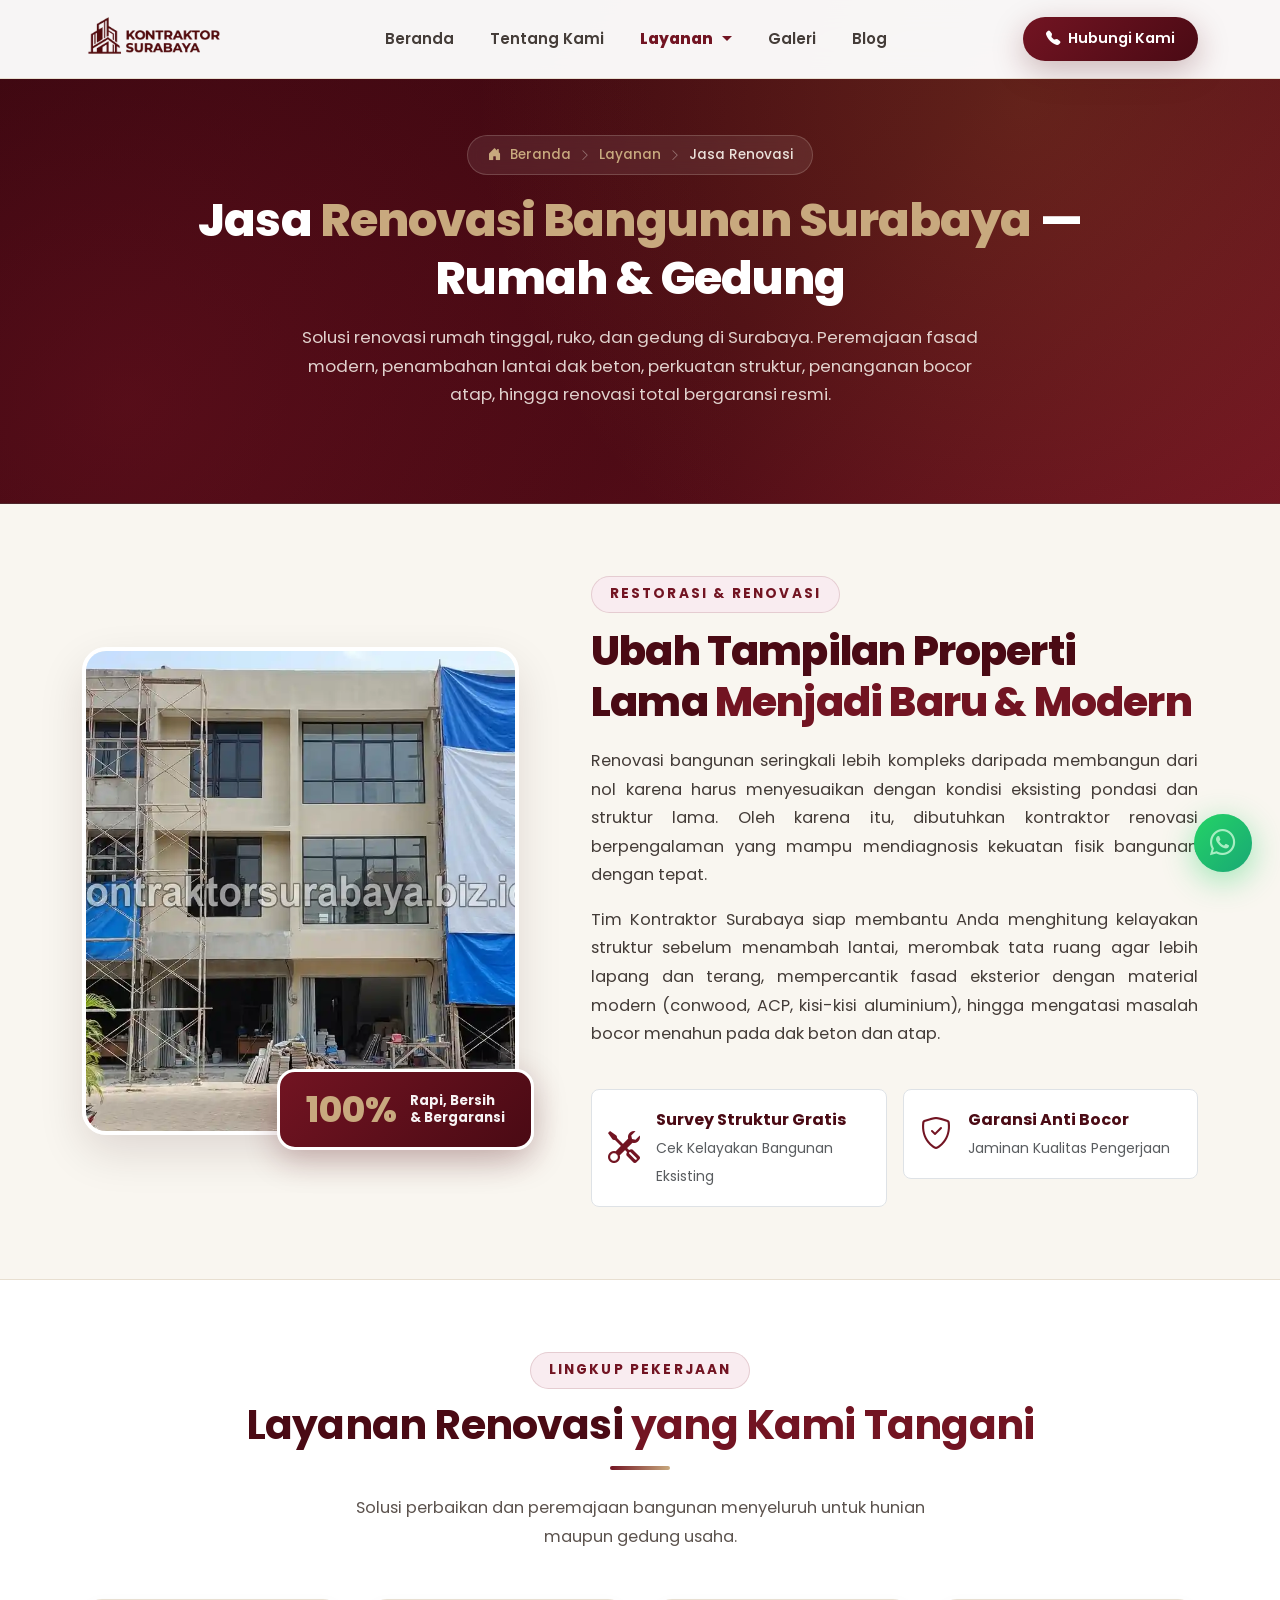
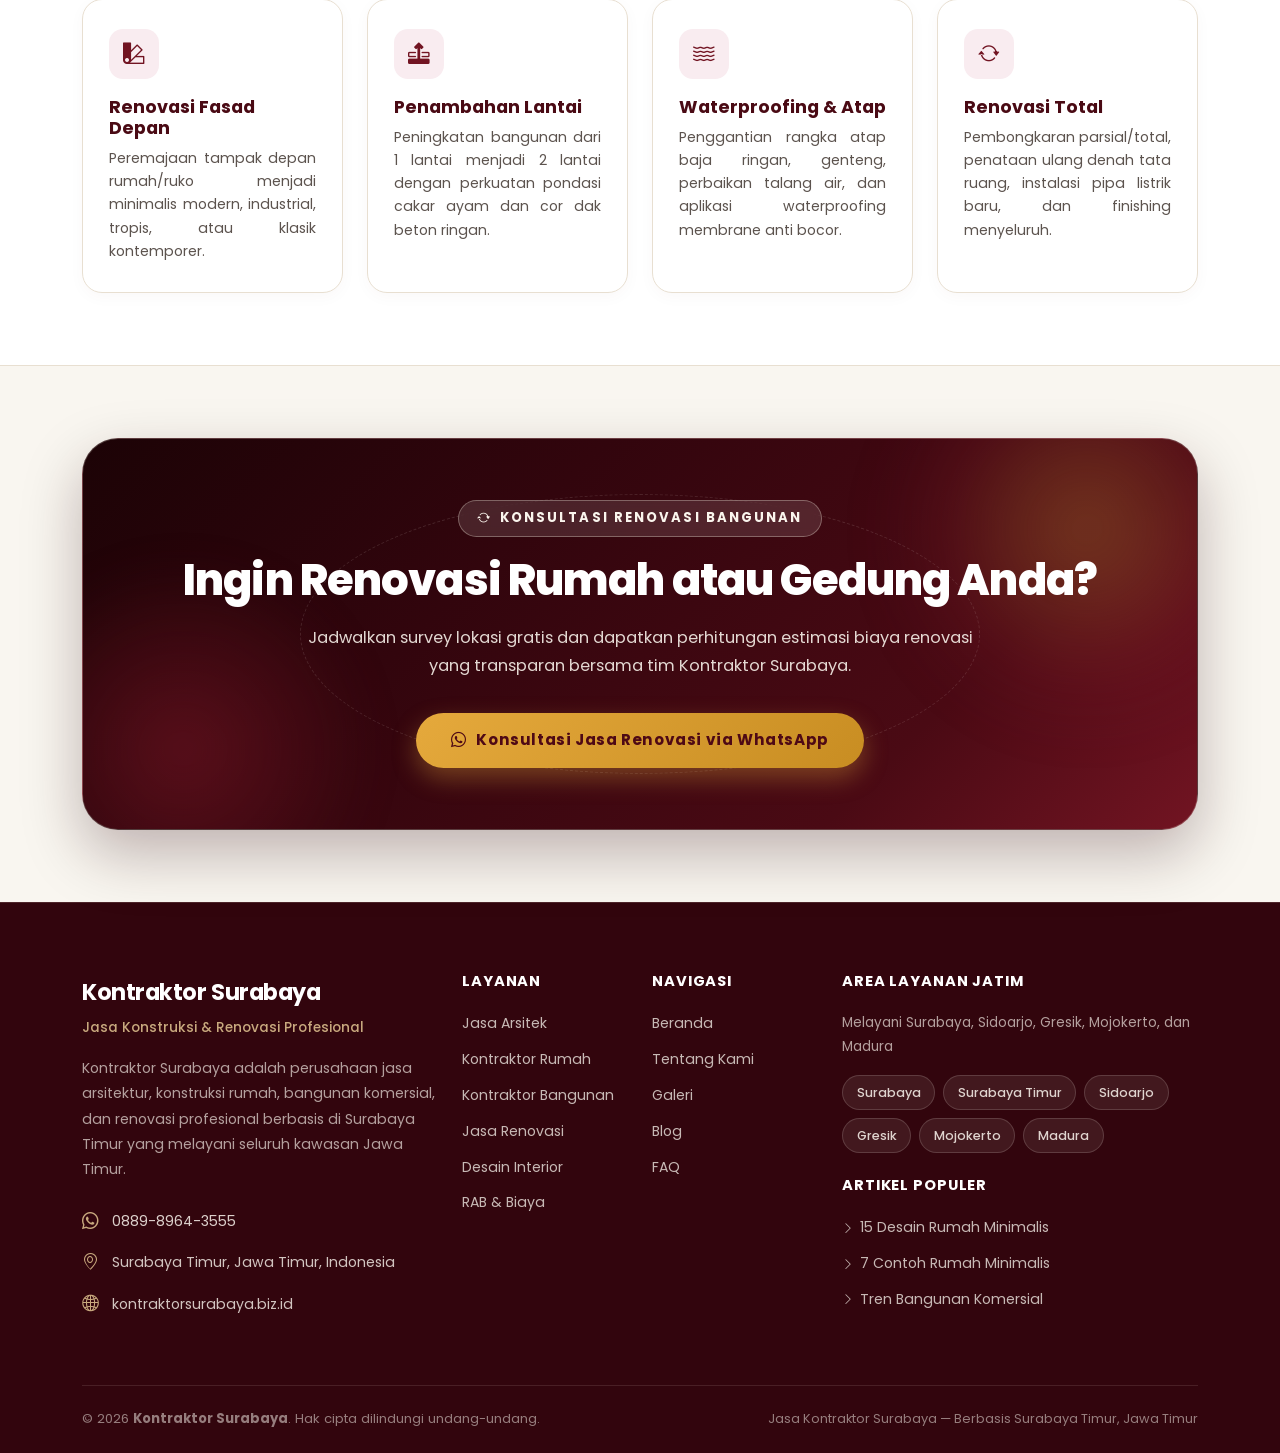
<file: layanan/jasa-renovasi-surabaya.html>
<!DOCTYPE html>
<html lang="id">

<head>
  <meta charset="UTF-8">
  <meta name="viewport" content="width=device-width, initial-scale=1.0">
  <title>Jasa Renovasi Bangunan Surabaya - Renovasi Rumah &amp; Gedung Terpercaya</title>
  <meta name="description"
    content="Jasa renovasi bangunan Surabaya: renovasi rumah, ruko & gedung. Renovasi fasad, tambah lantai, perbaikan atap & renovasi total. Cepat, rapi, bergaransi resmi.">
  <meta name="keywords"
    content="jasa renovasi bangunan Surabaya, renovasi rumah Surabaya, kontraktor renovasi Surabaya, renovasi fasad Surabaya, tambah lantai rumah Surabaya, jasa renovasi rumah Surabaya Timur">
  <meta name="author" content="Kontraktor Surabaya">
  <meta name="robots" content="index, follow">
  <link rel="canonical" href="https://kontraktorsurabaya.biz.id/layanan/jasa-renovasi-surabaya">
  <meta property="og:type" content="article">
  <meta property="og:url" content="https://kontraktorsurabaya.biz.id/layanan/jasa-renovasi-surabaya">
  <meta property="og:title" content="Jasa Renovasi Bangunan Surabaya - Renovasi Rumah &amp; Gedung Terpercaya">
  <meta property="og:description"
    content="Jasa renovasi bangunan Surabaya: renovasi rumah, ruko & gedung. Renovasi fasad, tambah lantai, perbaikan atap & renovasi total. Cepat, rapi, bergaransi resmi.">
  <meta property="og:image" content="https://kontraktorsurabaya.biz.id/assets/img/layanan/renovasi-bangunan-surabaya.webp">
  <meta property="og:image:type" content="image/webp">
  <meta property="og:image:width" content="1200">
  <meta property="og:image:height" content="630">
  <meta property="og:locale" content="id_ID">
  <meta property="og:site_name" content="Kontraktor Surabaya">
  <meta name="twitter:card" content="summary_large_image">
  <meta name="twitter:image" content="https://kontraktorsurabaya.biz.id/assets/img/layanan/renovasi-bangunan-surabaya.webp">
  <link rel="icon" type="image/webp" href="../assets/img/favicon-logo.webp">
  <link rel="apple-touch-icon" href="../assets/img/favicon-logo.webp">

  <!-- Google Fonts: Poppins (High-Performance Async Preload) -->
  <link rel="preconnect" href="https://fonts.googleapis.com">
  <link rel="preconnect" href="https://fonts.gstatic.com" crossorigin>
  <link rel="preload" as="style"
    href="https://fonts.googleapis.com/css2?family=Poppins:ital,wght@0,300;0,400;0,500;0,600;0,700;0,800;0,900;1,400;1,600&display=swap">
  <link rel="stylesheet"
    href="https://fonts.googleapis.com/css2?family=Poppins:ital,wght@0,300;0,400;0,500;0,600;0,700;0,800;0,900;1,400;1,600&display=swap"
    media="print" onload="this.media='all'">
  <noscript>
    <link rel="stylesheet"
      href="https://fonts.googleapis.com/css2?family=Poppins:ital,wght@0,300;0,400;0,500;0,600;0,700;0,800;0,900;1,400;1,600&display=swap">
  </noscript>

  <!-- Critical Core CSS -->
  <link rel="stylesheet" href="../assets/vendor/bootstrap/css/bootstrap.min.css">
  <link rel="stylesheet" href="../assets/css/main.min.css">

  <!-- Non-Critical Vendor CSS (Deferred Loading to Eliminate Render-Blocking) -->
  <link rel="preload" href="../assets/vendor/bootstrap-icons/bootstrap-icons.min.css" as="style" onload="this.onload=null;this.rel='stylesheet'">
  <noscript><link rel="stylesheet" href="../assets/vendor/bootstrap-icons/bootstrap-icons.min.css"></noscript>
  <link rel="preload" href="../assets/vendor/aos/aos.css" as="style" onload="this.onload=null;this.rel='stylesheet'">
  <noscript><link rel="stylesheet" href="../assets/vendor/aos/aos.css"></noscript>
  <link rel="preload" href="../assets/vendor/glightbox/css/glightbox.min.css" as="style" onload="this.onload=null;this.rel='stylesheet'">
  <noscript><link rel="stylesheet" href="../assets/vendor/glightbox/css/glightbox.min.css"></noscript>
  <link rel="preload" href="https://cdn.jsdelivr.net/npm/swiper@11/swiper-bundle.min.css" as="style" onload="this.onload=null;this.rel='stylesheet'">
  <noscript><link rel="stylesheet" href="https://cdn.jsdelivr.net/npm/swiper@11/swiper-bundle.min.css"></noscript>

  <!-- Schema Markup JSON-LD -->
  <script type="application/ld+json">
  {
    "@context": "https://schema.org",
    "@graph": [
      {
        "@type": "Service",
        "@id": "https://kontraktorsurabaya.biz.id/layanan/jasa-renovasi-surabaya#service",
        "name": "Jasa Renovasi Bangunan Surabaya",
        "serviceType": "Building Renovation",
        "provider": {
          "@type": ["LocalBusiness", "GeneralContractor", "ProfessionalService"],
          "@id": "https://kontraktorsurabaya.biz.id/#business",
          "name": "Kontraktor Surabaya",
          "alternateName": "PT Kontraktor Surabaya Jaya",
          "url": "https://kontraktorsurabaya.biz.id/",
          "logo": "https://kontraktorsurabaya.biz.id/assets/img/logo-header.webp",
          "image": [
            "https://kontraktorsurabaya.biz.id/assets/img/hero/hero.webp",
            "https://kontraktorsurabaya.biz.id/assets/img/logo-header.webp"
          ],
          "telephone": "+62088989643555",
          "priceRange": "Rp 3.500.000 - Rp 10.000.000 per m²",
          "address": {
            "@type": "PostalAddress",
            "streetAddress": "Jl. Raya Rungkut Madya No. 88, Rungkut",
            "addressLocality": "Surabaya Timur",
            "addressRegion": "Jawa Timur",
            "postalCode": "60293",
            "addressCountry": "ID"
          },
          "geo": {
            "@type": "GeoCoordinates",
            "latitude": -7.3195,
            "longitude": 112.7842
          }
        },
        "areaServed": ["Surabaya", "Surabaya Timur", "Sidoarjo", "Gresik", "Mojokerto", "Madura"],
        "description": "Jasa renovasi rumah, ruko, dan gedung komersial di Surabaya dengan estimasi RAB transparan, tukang berpengalaman, dan bergaransi resmi."
      },
      {
        "@type": "BreadcrumbList",
        "itemListElement": [
          {
            "@type": "ListItem",
            "position": 1,
            "name": "Beranda",
            "item": "https://kontraktorsurabaya.biz.id/"
          },
          {
            "@type": "ListItem",
            "position": 2,
            "name": "Layanan",
            "item": "https://kontraktorsurabaya.biz.id/layanan"
          },
          {
            "@type": "ListItem",
            "position": 3,
            "name": "Jasa Renovasi Bangunan Surabaya",
            "item": "https://kontraktorsurabaya.biz.id/layanan/jasa-renovasi-surabaya"
          }
        ]
      }
    ]
  }
  </script>
</head>

<body>

  <!-- ══ NAVBAR ═════════════════════════════════════════════════════════════════ -->
  <nav id="navbar" class="navbar navbar-expand-lg fixed-top" role="navigation" aria-label="Navigasi utama">
    <div class="container">
      <a class="navbar-brand d-flex align-items-center" href="/"
        aria-label="Kontraktor Surabaya - Beranda">
        <img src="../assets/img/logo-header.webp" alt="Logo Kontraktor Surabaya" class="logo-img" width="160" height="54"
          fetchpriority="high" onerror="this.style.display='none'">
      </a>

      <!-- Custom Modern Hamburger Toggler -->
      <button class="navbar-toggler custom-toggler shadow-none" type="button" data-bs-toggle="offcanvas"
        data-bs-target="#navOffcanvas" aria-controls="navOffcanvas" aria-label="Buka menu navigasi">
        <span class="toggler-bar"></span>
        <span class="toggler-bar"></span>
        <span class="toggler-bar"></span>
      </button>

      <!-- Offcanvas Navigation Drawer -->
      <div class="offcanvas offcanvas-end" tabindex="-1" id="navOffcanvas" aria-labelledby="navOffcanvasLabel">

        <div class="offcanvas-header d-flex d-lg-none align-items-center justify-content-between">
          <span class="drawer-title fw-bold text-maroon fs-6 mb-0" id="navOffcanvasLabel">Menu Navigasi</span>
          <button type="button" class="btn-drawer-close shadow-none" data-bs-dismiss="offcanvas" aria-label="Tutup navigasi">
            <i class="bi bi-x-lg"></i>
          </button>
        </div>

        <div class="offcanvas-body">
          <ul class="navbar-nav mx-auto align-items-lg-center gap-lg-1 mb-2 mb-lg-0">
            <li class="nav-item">
              <a class="nav-link" href="/">Beranda</a>
            </li>
            <li class="nav-item">
              <a class="nav-link" href="/tentang-kami">Tentang Kami</a>
            </li>
            <li class="nav-item dropdown">
              <a class="nav-link dropdown-toggle active" href="/layanan" id="dropLayanan" role="button"
                data-bs-toggle="dropdown" aria-expanded="false" aria-current="page">
                Layanan
              </a>
              <ul class="dropdown-menu" aria-labelledby="dropLayanan">
                <li><a class="dropdown-item" href="/layanan"><i
                      class="bi bi-grid-fill me-2 text-maroon"></i>Semua Layanan</a></li>
                <li><hr class="dropdown-divider my-1"></li>
                <li><a class="dropdown-item" href="/layanan/jasa-arsitek-surabaya"><i
                      class="bi bi-pencil-square me-2 text-maroon"></i>Jasa Arsitek</a></li>
                <li><a class="dropdown-item" href="/layanan/kontraktor-rumah-surabaya"><i
                      class="bi bi-house-fill me-2 text-maroon"></i>Kontraktor Rumah</a></li>
                <li><a class="dropdown-item" href="/layanan/kontraktor-bangunan-surabaya"><i
                      class="bi bi-building-fill me-2 text-maroon"></i>Kontraktor Bangunan</a></li>
                <li><a class="dropdown-item active" href="/layanan/jasa-renovasi-surabaya"><i
                      class="bi bi-arrow-repeat me-2 text-maroon"></i>Renovasi Bangunan</a></li>
                <li><a class="dropdown-item" href="/layanan/jasa-desain-interior-surabaya"><i
                      class="bi bi-palette-fill me-2 text-maroon"></i>Desain Interior</a></li>
                <li><a class="dropdown-item" href="/layanan/rab-estimasi-biaya-surabaya"><i
                      class="bi bi-calculator-fill me-2 text-maroon"></i>RAB &amp; Estimasi Biaya</a></li>
              </ul>
            </li>
            <li class="nav-item">
              <a class="nav-link" href="/galeri">Galeri</a>
            </li>
            <li class="nav-item">
              <a class="nav-link" href="/blog">Blog</a>
            </li>
          </ul>

          <div class="d-none d-lg-flex align-items-center mt-3 mt-lg-0">
            <a class="nav-link nav-cta d-inline-flex align-items-center gap-2" id="nav-wa-cta"
              href="https://wa.me/62088989643555?text=Halo%2C+saya+ingin+konsultasi+Renovasi" target="_blank"
              rel="noopener noreferrer">
              <i class="bi bi-telephone-fill"></i> Hubungi Kami
            </a>
          </div>

        </div>
      </div>

    </div>
  </nav>

  <!-- ══ PAGE HERO / BREADCRUMB ════════════════════════════════════════════════ -->
  <header class="page-hero" role="banner">
    <div class="page-hero-bg"></div>
    <div class="container position-relative">
      <div class="row justify-content-center text-center">
        <div class="col-lg-10" data-aos="fade-up">

          <nav aria-label="breadcrumb" class="mb-3">
            <div class="breadcrumb-custom">
              <a href="/"><i class="bi bi-house-door-fill me-1"></i> Beranda</a>
              <span class="separator"><i class="bi bi-chevron-right"></i></span>
              <a href="/layanan">Layanan</a>
              <span class="separator"><i class="bi bi-chevron-right"></i></span>
              <span class="current">Jasa Renovasi</span>
            </div>
          </nav>

          <h1 class="page-hero-title">
            Jasa <span>Renovasi Bangunan Surabaya</span> — Rumah &amp; Gedung
          </h1>

          <p class="page-hero-desc mx-auto">
            Solusi renovasi rumah tinggal, ruko, dan gedung di Surabaya. Peremajaan fasad modern, penambahan lantai dak beton,
            perkuatan struktur, penanganan bocor atap, hingga renovasi total bergaransi resmi.
          </p>

        </div>
      </div>
    </div>
  </header>

  <main id="main" role="main">

    <!-- ══ DETAIL LAYANAN RENOVASI ══════════════════════════════════════════════ -->
    <section class="py-5" style="background:var(--cream);border-bottom:1px solid var(--cream-border);">
      <div class="container py-lg-4">
        <div class="row align-items-center gy-5 gx-lg-5">

          <div class="col-lg-5" data-aos="fade-right">
            <div class="about-img-wrap">
              <div class="about-img-main">
                <img src="../assets/img/layanan/renovasi-bangunan-surabaya.webp"
                  alt="Hasil Renovasi Rumah Mewah oleh Kontraktor Surabaya" width="500" height="500"
                  loading="lazy" onerror="this.src='../assets/img/hero/hero.webp'">
              </div>
              <div class="about-badge-float" data-aos="zoom-in" data-aos-delay="300">
                <div class="abyear">100%</div>
                <div class="ablabel">Rapi, Bersih<br>&amp; Bergaransi</div>
              </div>
            </div>
          </div>

          <div class="col-lg-7" data-aos="fade-left">
            <div class="about-content ps-lg-3 ps-xl-4">
              <span class="section-label">Restorasi &amp; Renovasi</span>
              <h2 class="section-title">
                Ubah Tampilan Properti Lama <span>Menjadi Baru &amp; Modern</span>
              </h2>
              <p class="section-desc">
                Renovasi bangunan seringkali lebih kompleks daripada membangun dari nol karena harus menyesuaikan dengan kondisi eksisting pondasi dan struktur lama. Oleh karena itu, dibutuhkan kontraktor renovasi berpengalaman yang mampu mendiagnosis kekuatan fisik bangunan dengan tepat.
              </p>
              <p class="section-desc">
                Tim Kontraktor Surabaya siap membantu Anda menghitung kelayakan struktur sebelum menambah lantai, merombak tata ruang agar lebih lapang dan terang, mempercantik fasad eksterior dengan material modern (conwood, ACP, kisi-kisi aluminium), hingga mengatasi masalah bocor menahun pada dak beton dan atap.
              </p>

              <div class="row g-3 mt-3 pt-2">
                <div class="col-sm-6">
                  <div class="d-flex align-items-center gap-3 p-3 bg-white rounded-3 border">
                    <i class="bi bi-tools text-maroon fs-2"></i>
                    <div>
                      <div class="fw-bold text-maroon-dark">Survey Struktur Gratis</div>
                      <small class="text-muted">Cek Kelayakan Bangunan Eksisting</small>
                    </div>
                  </div>
                </div>
                <div class="col-sm-6">
                  <div class="d-flex align-items-center gap-3 p-3 bg-white rounded-3 border">
                    <i class="bi bi-shield-check text-maroon fs-2"></i>
                    <div>
                      <div class="fw-bold text-maroon-dark">Garansi Anti Bocor</div>
                      <small class="text-muted">Jaminan Kualitas Pengerjaan</small>
                    </div>
                  </div>
                </div>
              </div>

            </div>
          </div>

        </div>
      </div>
    </section>

    <!-- ══ RUANG LINGKUP PEKERJAAN RENOVASI ═════════════════════════════════════ -->
    <section class="py-5" style="background:var(--white);border-bottom:1px solid var(--cream-border);">
      <div class="container py-lg-4">

        <div class="text-center mb-5" data-aos="fade-up">
          <span class="section-label">Lingkup Pekerjaan</span>
          <h2 class="section-title">
            Layanan Renovasi <span>yang Kami Tangani</span>
          </h2>
          <div class="divider-maroon mx-auto"></div>
          <p class="section-desc mx-auto">
            Solusi perbaikan dan peremajaan bangunan menyeluruh untuk hunian maupun gedung usaha.
          </p>
        </div>

        <div class="row g-4 feature-cards-scroll">

          <div class="col-lg-3 col-md-6" data-aos="fade-up" data-aos-delay="0">
            <div class="core-value-card">
              <div class="core-value-icon"><i class="bi bi-palette2"></i></div>
              <h3 class="core-value-title">Renovasi Fasad Depan</h3>
              <p class="core-value-desc">Peremajaan tampak depan rumah/ruko menjadi minimalis modern, industrial, tropis, atau klasik kontemporer.</p>
            </div>
          </div>

          <div class="col-lg-3 col-md-6" data-aos="fade-up" data-aos-delay="100">
            <div class="core-value-card">
              <div class="core-value-icon"><i class="bi bi-layer-forward"></i></div>
              <h3 class="core-value-title">Penambahan Lantai</h3>
              <p class="core-value-desc">Peningkatan bangunan dari 1 lantai menjadi 2 lantai dengan perkuatan pondasi cakar ayam dan cor dak beton ringan.</p>
            </div>
          </div>

          <div class="col-lg-3 col-md-6" data-aos="fade-up" data-aos-delay="200">
            <div class="core-value-card">
              <div class="core-value-icon"><i class="bi bi-water"></i></div>
              <h3 class="core-value-title">Waterproofing &amp; Atap</h3>
              <p class="core-value-desc">Penggantian rangka atap baja ringan, genteng, perbaikan talang air, dan aplikasi waterproofing membrane anti bocor.</p>
            </div>
          </div>

          <div class="col-lg-3 col-md-6" data-aos="fade-up" data-aos-delay="300">
            <div class="core-value-card">
              <div class="core-value-icon"><i class="bi bi-arrow-repeat"></i></div>
              <h3 class="core-value-title">Renovasi Total</h3>
              <p class="core-value-desc">Pembongkaran parsial/total, penataan ulang denah tata ruang, instalasi pipa listrik baru, dan finishing menyeluruh.</p>
            </div>
          </div>

        </div>

        <!-- Swipe Hint Indicator (Mobile Only) -->
        <div class="feature-swipe-hint d-md-none text-center text-muted small mt-3">
          <i class="bi bi-arrow-left-right text-maroon me-1"></i> Geser ke samping untuk melihat cakupan lainnya &rarr;
        </div>

      </div>
    </section>

    <!-- ══ CTA SECTION ══════════════════════════════════════════════════════════ -->
    <section id="cta" class="py-5" style="background:var(--cream);">
      <div class="container py-lg-4">
        <div class="cta-card" data-aos="zoom-in">
          <div class="cta-shape-1" aria-hidden="true"></div>
          <div class="cta-shape-2" aria-hidden="true"></div>
          <div class="cta-shape-3" aria-hidden="true"></div>

          <div class="cta-content-wrap">
            <span class="cta-label"><i class="bi bi-arrow-repeat"></i> Konsultasi Renovasi Bangunan</span>
            <h2 class="cta-title">
              Ingin Renovasi Rumah atau Gedung Anda?
            </h2>
            <p class="cta-desc">
              Jadwalkan survey lokasi gratis dan dapatkan perhitungan estimasi biaya renovasi yang transparan bersama tim Kontraktor Surabaya.
            </p>
            <div class="d-flex justify-content-center">
              <a id="cta-wa-primary"
                href="https://wa.me/62088989643555?text=Halo%2C+saya+ingin+konsultasi+Renovasi+Bangunan+Surabaya" class="btn-gold"
                target="_blank" rel="noopener noreferrer">
                <i class="bi bi-whatsapp"></i> Konsultasi Jasa Renovasi via WhatsApp
              </a>
            </div>
          </div>
        </div>
      </div>
    </section>

  </main>

  <!-- ══ FOOTER ═════════════════════════════════════════════════════════════════ -->
  <footer id="footer" role="contentinfo" aria-label="Footer Kontraktor Surabaya">
    <div class="container">
      <div class="row gy-5">

        <!-- Brand Col -->
        <div class="col-lg-4">
          <div class="footer-brand">
            <div class="footer-logo-text">Kontraktor Surabaya</div>
            <div class="footer-tagline">Jasa Konstruksi &amp; Renovasi Profesional</div>
          </div>
          <p class="footer-desc">
            Kontraktor Surabaya adalah perusahaan jasa arsitektur, konstruksi rumah, bangunan komersial,
            dan renovasi profesional berbasis di Surabaya Timur yang melayani seluruh kawasan Jawa Timur.
          </p>
          <address>
            <div class="footer-contact-item">
              <i class="bi bi-whatsapp" aria-hidden="true"></i>
              <a href="https://wa.me/62088989643555" target="_blank" rel="noopener noreferrer"
                aria-label="WhatsApp Kontraktor Surabaya">0889-8964-3555</a>
            </div>
            <div class="footer-contact-item">
              <i class="bi bi-geo-alt" aria-hidden="true"></i>
              <span>Surabaya Timur, Jawa Timur, Indonesia</span>
            </div>
            <div class="footer-contact-item">
              <i class="bi bi-globe2" aria-hidden="true"></i>
              <span>kontraktorsurabaya.biz.id</span>
            </div>
          </address>
        </div>

        <!-- Layanan -->
        <div class="col-lg-2 col-md-4 col-6">
          <h3 class="footer-heading">Layanan</h3>
          <ul class="footer-links">
            <li><a href="/layanan/jasa-arsitek-surabaya">Jasa Arsitek</a></li>
            <li><a href="/layanan/kontraktor-rumah-surabaya">Kontraktor Rumah</a></li>
            <li><a href="/layanan/kontraktor-bangunan-surabaya">Kontraktor Bangunan</a></li>
            <li><a href="/layanan/jasa-renovasi-surabaya">Jasa Renovasi</a></li>
            <li><a href="/layanan/jasa-desain-interior-surabaya">Desain Interior</a></li>
            <li><a href="/layanan/rab-estimasi-biaya-surabaya">RAB &amp; Biaya</a></li>
          </ul>
        </div>

        <!-- Navigasi -->
        <div class="col-lg-2 col-md-4 col-6">
          <h3 class="footer-heading">Navigasi</h3>
          <ul class="footer-links">
            <li><a href="/">Beranda</a></li>
            <li><a href="/tentang-kami">Tentang Kami</a></li>
            <li><a href="/galeri">Galeri</a></li>
            <li><a href="/blog">Blog</a></li>
            <li><a href="/#faq">FAQ</a></li>
          </ul>
        </div>

        <!-- Area Layanan & Artikel -->
        <div class="col-lg-4 col-md-4">
          <h3 class="footer-heading">Area Layanan Jatim</h3>
          <p style="font-size:.85rem;color:rgba(250,245,237,.65);margin-bottom:1rem;">
            Melayani Surabaya, Sidoarjo, Gresik, Mojokerto, dan Madura
          </p>
          <div class="footer-area-tags mb-4">
            <span class="area-tag">Surabaya</span>
            <span class="area-tag">Surabaya Timur</span>
            <span class="area-tag">Sidoarjo</span>
            <span class="area-tag">Gresik</span>
            <span class="area-tag">Mojokerto</span>
            <span class="area-tag">Madura</span>
          </div>

          <h3 class="footer-heading" style="margin-top:1.5rem;">Artikel Populer</h3>
          <ul class="footer-links">
            <li><a href="/blog/inspirasi-desain-rumah-minimalis-surabaya"><i class="bi bi-chevron-right"></i> 15 Desain Rumah Minimalis</a></li>
            <li><a href="/blog/7-contoh-rumah-minimalis-surabaya-sukses"><i class="bi bi-chevron-right"></i> 7 Contoh Rumah Minimalis</a></li>
            <li><a href="/blog/tren-bangunan-komersial-surabaya"><i class="bi bi-chevron-right"></i> Tren Bangunan Komersial</a></li>
          </ul>
        </div>

      </div><!-- /row -->
    </div><!-- /container -->

    <div class="container">
      <div class="footer-bottom d-flex flex-column flex-md-row justify-content-between align-items-center gap-2">
        <p>
          &copy; <span id="footer-year">2026</span> <strong>Kontraktor Surabaya</strong>. Hak cipta dilindungi
          undang-undang.
        </p>
        <p style="font-size:0.8rem;color:rgba(250,245,237,.5);">
          Jasa Kontraktor Surabaya &mdash; Berbasis Surabaya Timur, Jawa Timur
        </p>
      </div>
    </div>

  </footer><!-- /footer -->

  <!-- WhatsApp Floating Button -->
  <a href="https://wa.me/62088989643555?text=Halo%2C+saya+ingin+konsultasi+proyek" class="wa-float" id="wa-float"
    aria-label="Hubungi Kontraktor Surabaya via WhatsApp" target="_blank" rel="noopener noreferrer">
    <i class="bi bi-whatsapp" aria-hidden="true"></i>
  </a>

  <!-- Scroll to top -->
  <button class="scroll-top" id="scroll-top-btn" aria-label="Kembali ke atas">
    <i class="bi bi-chevron-up" aria-hidden="true"></i>
  </button>

  <!-- ══ VENDOR JS ══════════════════════════════════════════════════════════════ -->
  <script src="../assets/vendor/bootstrap/js/bootstrap.bundle.min.js" defer></script>
  <script src="../assets/vendor/aos/aos.js" defer></script>
  <script src="../assets/vendor/purecounter/purecounter_vanilla.js" defer></script>
  <script src="../assets/vendor/glightbox/js/glightbox.min.js" defer></script>
  <script src="../assets/vendor/imagesloaded/imagesloaded.pkgd.min.js" defer></script>
  <script src="../assets/vendor/isotope-layout/isotope.pkgd.min.js" defer></script>
  <script src="https://cdn.jsdelivr.net/npm/swiper@11/swiper-bundle.min.js" defer></script>

  <!-- Main JS -->
  <script src="../assets/js/main.js" defer></script>

</body>

</html>
</file>
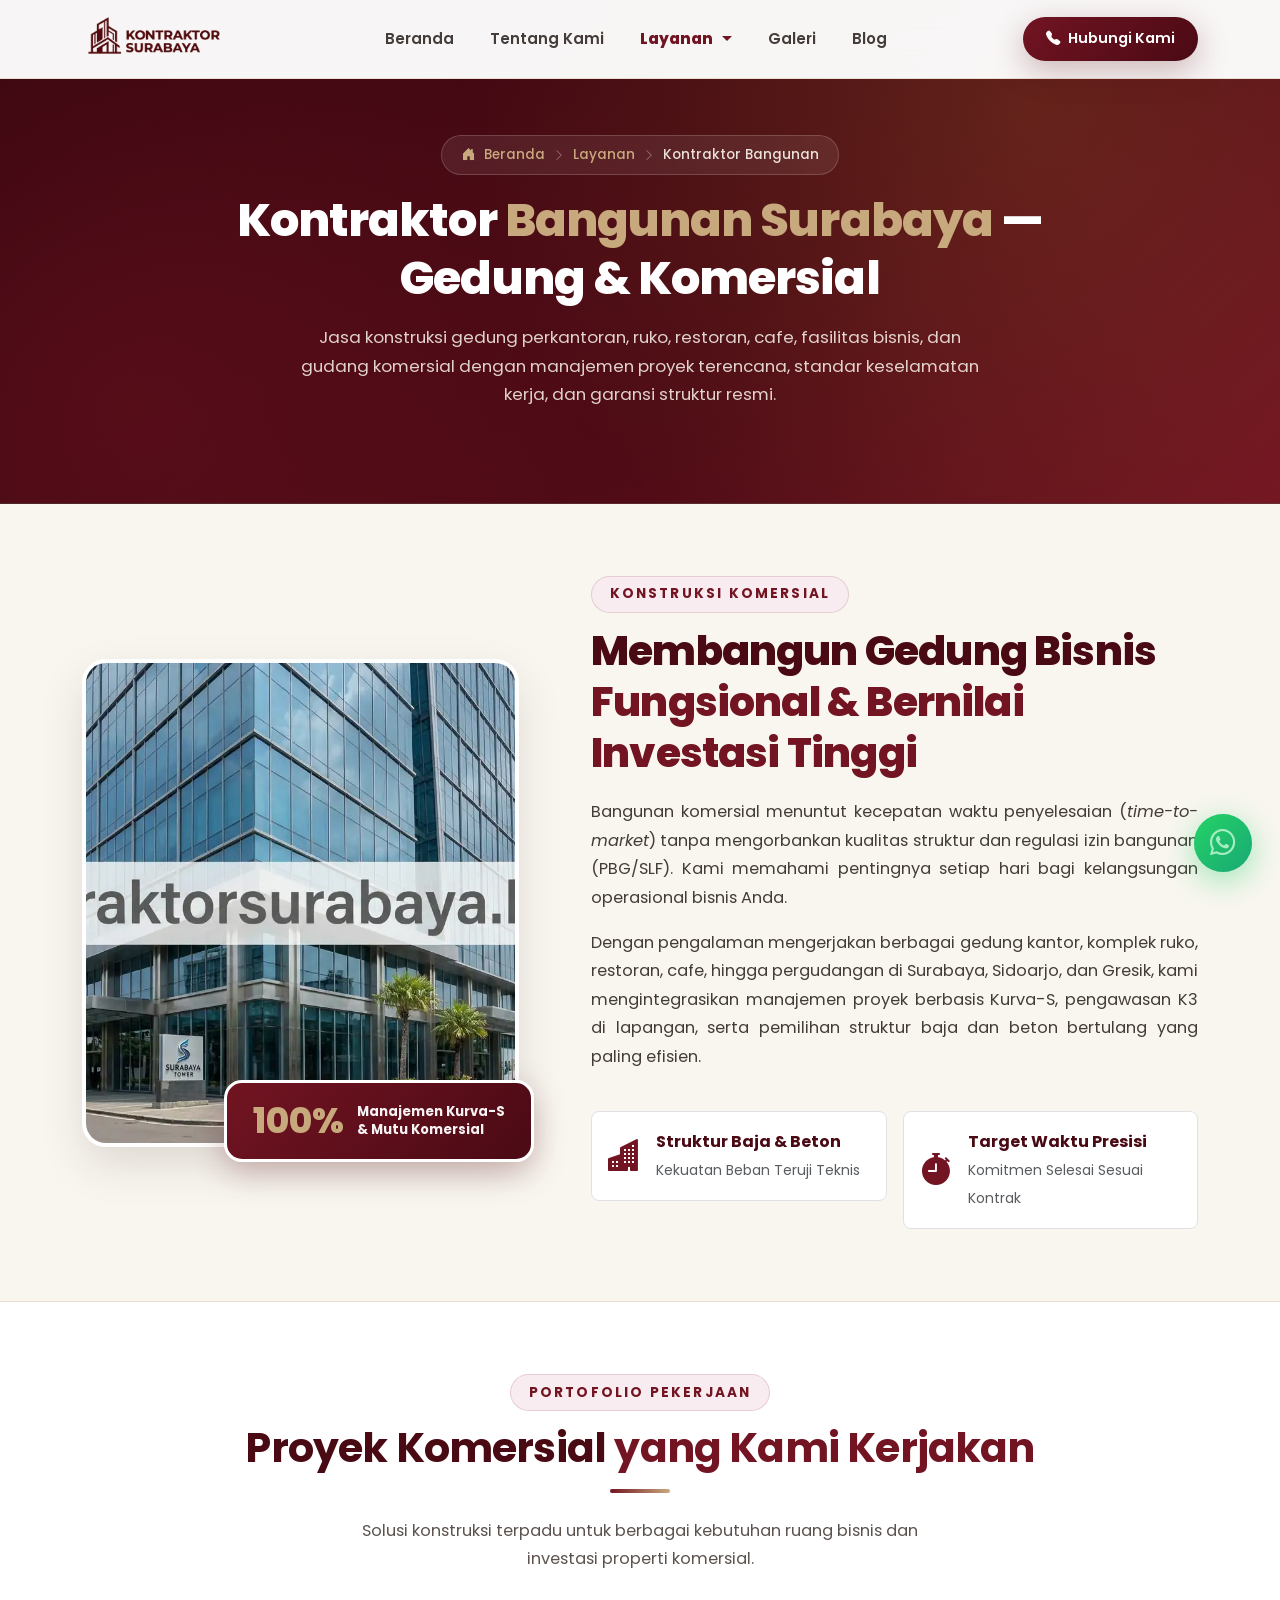
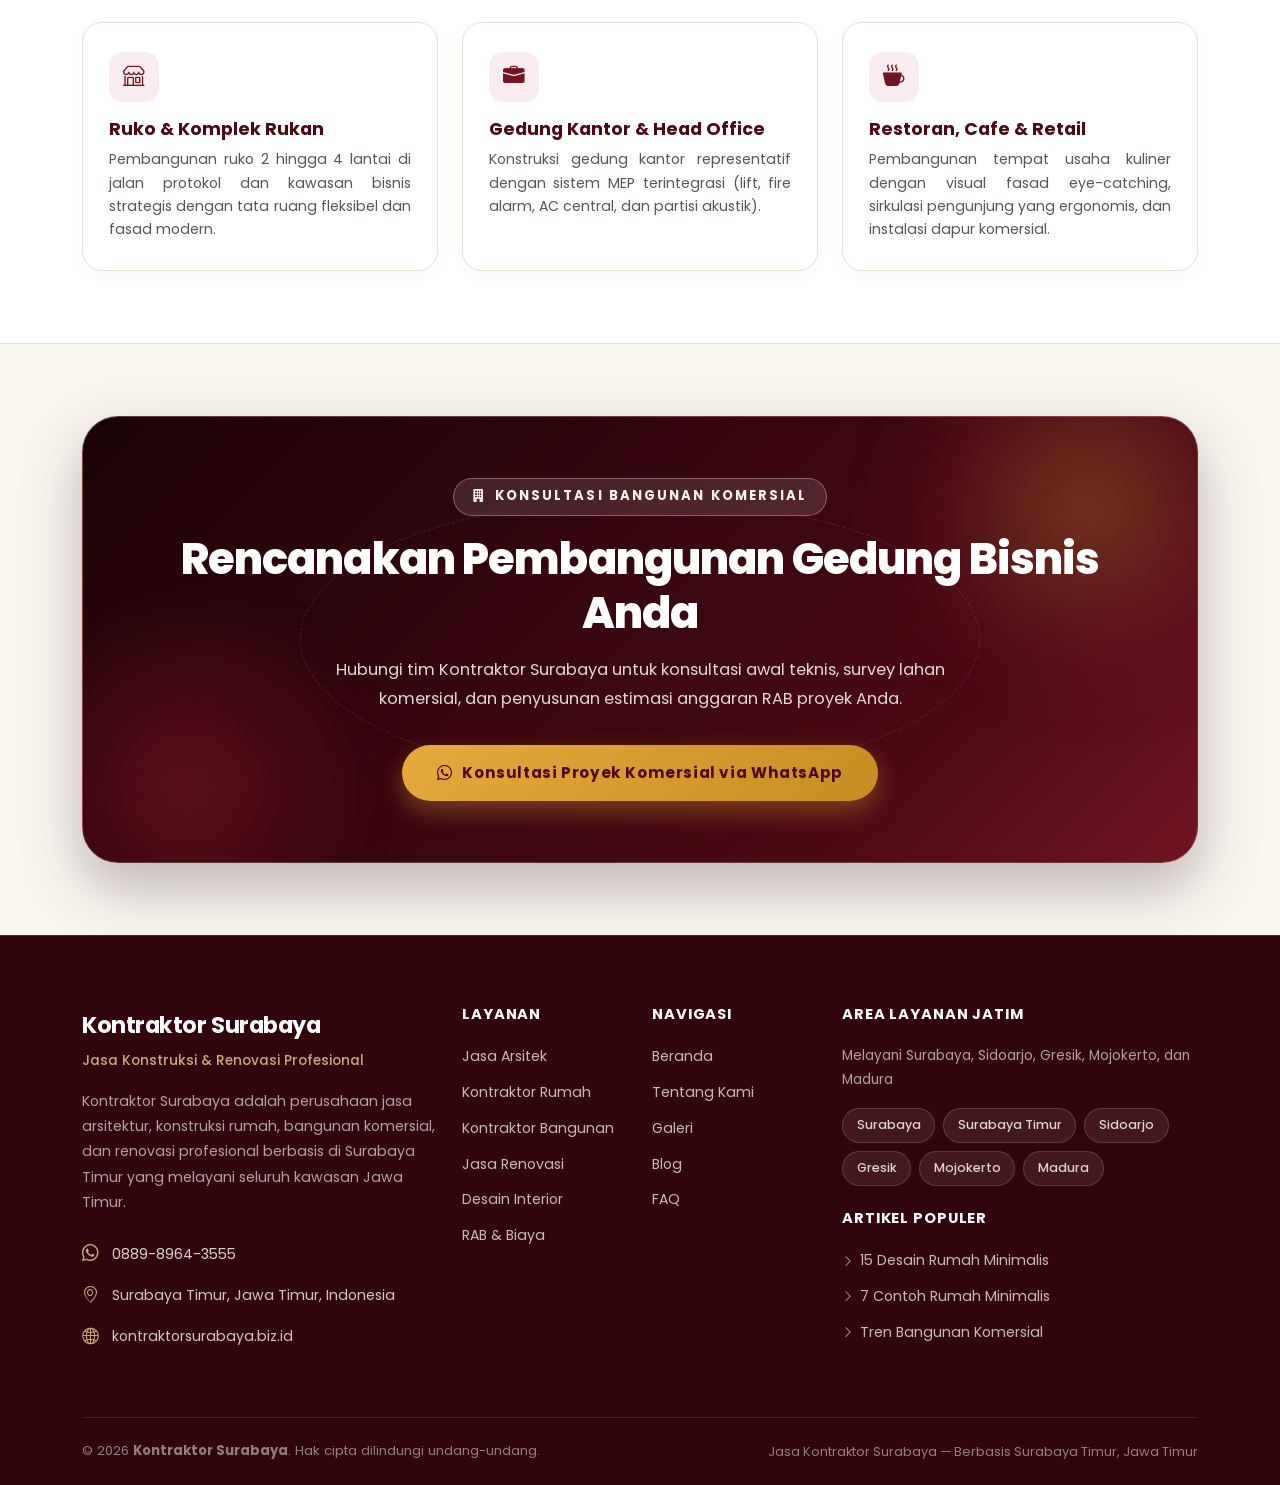
<file: layanan/kontraktor-bangunan-surabaya.html>
<!DOCTYPE html>
<html lang="id">

<head>
  <meta charset="UTF-8">
  <meta name="viewport" content="width=device-width, initial-scale=1.0">
  <title>Kontraktor Bangunan Surabaya - Jasa Konstruksi Gedung &amp; Komersial</title>
  <meta name="description"
    content="Jasa kontraktor bangunan Surabaya terpercaya: konstruksi ruko, gedung kantor, cafe, restoran, toko & gudang. Manajemen proyek terukur & garansi resmi.">
  <meta name="keywords"
    content="kontraktor bangunan Surabaya, jasa konstruksi Surabaya, kontraktor gedung Surabaya, kontraktor ruko Surabaya, kontraktor gudang Surabaya, konstruksi komersial Surabaya">
  <meta name="author" content="Kontraktor Surabaya">
  <meta name="robots" content="index, follow">
  <link rel="canonical" href="https://kontraktorsurabaya.biz.id/layanan/kontraktor-bangunan-surabaya">
  <meta property="og:type" content="article">
  <meta property="og:url" content="https://kontraktorsurabaya.biz.id/layanan/kontraktor-bangunan-surabaya">
  <meta property="og:title" content="Kontraktor Bangunan Surabaya - Jasa Konstruksi Gedung &amp; Komersial">
  <meta property="og:description"
    content="Jasa kontraktor bangunan Surabaya terpercaya: konstruksi ruko, gedung kantor, cafe, restoran, toko & gudang. Manajemen proyek terukur & garansi resmi.">
  <meta property="og:image" content="https://kontraktorsurabaya.biz.id/assets/img/layanan/fasad-gedung-komersial-modern.webp">
  <meta property="og:image:type" content="image/webp">
  <meta property="og:image:width" content="1200">
  <meta property="og:image:height" content="630">
  <meta property="og:locale" content="id_ID">
  <meta property="og:site_name" content="Kontraktor Surabaya">
  <meta name="twitter:card" content="summary_large_image">
  <meta name="twitter:image" content="https://kontraktorsurabaya.biz.id/assets/img/layanan/fasad-gedung-komersial-modern.webp">
  <link rel="icon" type="image/webp" href="../assets/img/favicon-logo.webp">
  <link rel="apple-touch-icon" href="../assets/img/favicon-logo.webp">

  <!-- Google Fonts: Poppins (High-Performance Async Preload) -->
  <link rel="preconnect" href="https://fonts.googleapis.com">
  <link rel="preconnect" href="https://fonts.gstatic.com" crossorigin>
  <link rel="preload" as="style"
    href="https://fonts.googleapis.com/css2?family=Poppins:ital,wght@0,300;0,400;0,500;0,600;0,700;0,800;0,900;1,400;1,600&display=swap">
  <link rel="stylesheet"
    href="https://fonts.googleapis.com/css2?family=Poppins:ital,wght@0,300;0,400;0,500;0,600;0,700;0,800;0,900;1,400;1,600&display=swap"
    media="print" onload="this.media='all'">
  <noscript>
    <link rel="stylesheet"
      href="https://fonts.googleapis.com/css2?family=Poppins:ital,wght@0,300;0,400;0,500;0,600;0,700;0,800;0,900;1,400;1,600&display=swap">
  </noscript>

  <!-- Critical Core CSS -->
  <link rel="stylesheet" href="../assets/vendor/bootstrap/css/bootstrap.min.css">
  <link rel="stylesheet" href="../assets/css/main.min.css">

  <!-- Non-Critical Vendor CSS (Deferred Loading to Eliminate Render-Blocking) -->
  <link rel="preload" href="../assets/vendor/bootstrap-icons/bootstrap-icons.min.css" as="style" onload="this.onload=null;this.rel='stylesheet'">
  <noscript><link rel="stylesheet" href="../assets/vendor/bootstrap-icons/bootstrap-icons.min.css"></noscript>
  <link rel="preload" href="../assets/vendor/aos/aos.css" as="style" onload="this.onload=null;this.rel='stylesheet'">
  <noscript><link rel="stylesheet" href="../assets/vendor/aos/aos.css"></noscript>
  <link rel="preload" href="../assets/vendor/glightbox/css/glightbox.min.css" as="style" onload="this.onload=null;this.rel='stylesheet'">
  <noscript><link rel="stylesheet" href="../assets/vendor/glightbox/css/glightbox.min.css"></noscript>
  <link rel="preload" href="https://cdn.jsdelivr.net/npm/swiper@11/swiper-bundle.min.css" as="style" onload="this.onload=null;this.rel='stylesheet'">
  <noscript><link rel="stylesheet" href="https://cdn.jsdelivr.net/npm/swiper@11/swiper-bundle.min.css"></noscript>

  <!-- Schema Markup JSON-LD -->
  <script type="application/ld+json">
  {
    "@context": "https://schema.org",
    "@graph": [
      {
        "@type": "Service",
        "@id": "https://kontraktorsurabaya.biz.id/layanan/kontraktor-bangunan-surabaya#service",
        "name": "Kontraktor Bangunan Surabaya",
        "serviceType": "Commercial Construction",
        "provider": {
          "@type": ["LocalBusiness", "GeneralContractor", "ProfessionalService"],
          "@id": "https://kontraktorsurabaya.biz.id/#business",
          "name": "Kontraktor Surabaya",
          "alternateName": "PT Kontraktor Surabaya Jaya",
          "url": "https://kontraktorsurabaya.biz.id/",
          "logo": "https://kontraktorsurabaya.biz.id/assets/img/logo-header.webp",
          "image": [
            "https://kontraktorsurabaya.biz.id/assets/img/hero/hero.webp",
            "https://kontraktorsurabaya.biz.id/assets/img/logo-header.webp"
          ],
          "telephone": "+62088989643555",
          "priceRange": "Rp 3.500.000 - Rp 10.000.000 per m²",
          "address": {
            "@type": "PostalAddress",
            "streetAddress": "Jl. Raya Rungkut Madya No. 88, Rungkut",
            "addressLocality": "Surabaya Timur",
            "addressRegion": "Jawa Timur",
            "postalCode": "60293",
            "addressCountry": "ID"
          },
          "geo": {
            "@type": "GeoCoordinates",
            "latitude": -7.3195,
            "longitude": 112.7842
          }
        },
        "areaServed": ["Surabaya", "Surabaya Timur", "Sidoarjo", "Gresik", "Mojokerto", "Madura"],
        "description": "Jasa kontraktor bangunan komersial Surabaya untuk pembangunan ruko, gedung perkantoran, restoran, toko, dan gudang."
      },
      {
        "@type": "BreadcrumbList",
        "itemListElement": [
          {
            "@type": "ListItem",
            "position": 1,
            "name": "Beranda",
            "item": "https://kontraktorsurabaya.biz.id/"
          },
          {
            "@type": "ListItem",
            "position": 2,
            "name": "Layanan",
            "item": "https://kontraktorsurabaya.biz.id/layanan"
          },
          {
            "@type": "ListItem",
            "position": 3,
            "name": "Kontraktor Bangunan Surabaya",
            "item": "https://kontraktorsurabaya.biz.id/layanan/kontraktor-bangunan-surabaya"
          }
        ]
      }
    ]
  }
  </script>
</head>

<body>

  <!-- ══ NAVBAR ═════════════════════════════════════════════════════════════════ -->
  <nav id="navbar" class="navbar navbar-expand-lg fixed-top" role="navigation" aria-label="Navigasi utama">
    <div class="container">
      <a class="navbar-brand d-flex align-items-center" href="/"
        aria-label="Kontraktor Surabaya - Beranda">
        <img src="../assets/img/logo-header.webp" alt="Logo Kontraktor Surabaya" class="logo-img" width="160" height="54"
          fetchpriority="high" onerror="this.style.display='none'">
      </a>

      <!-- Custom Modern Hamburger Toggler -->
      <button class="navbar-toggler custom-toggler shadow-none" type="button" data-bs-toggle="offcanvas"
        data-bs-target="#navOffcanvas" aria-controls="navOffcanvas" aria-label="Buka menu navigasi">
        <span class="toggler-bar"></span>
        <span class="toggler-bar"></span>
        <span class="toggler-bar"></span>
      </button>

      <!-- Offcanvas Navigation Drawer -->
      <div class="offcanvas offcanvas-end" tabindex="-1" id="navOffcanvas" aria-labelledby="navOffcanvasLabel">

        <div class="offcanvas-header d-flex d-lg-none align-items-center justify-content-between">
          <span class="drawer-title fw-bold text-maroon fs-6 mb-0" id="navOffcanvasLabel">Menu Navigasi</span>
          <button type="button" class="btn-drawer-close shadow-none" data-bs-dismiss="offcanvas" aria-label="Tutup navigasi">
            <i class="bi bi-x-lg"></i>
          </button>
        </div>

        <div class="offcanvas-body">
          <ul class="navbar-nav mx-auto align-items-lg-center gap-lg-1 mb-2 mb-lg-0">
            <li class="nav-item">
              <a class="nav-link" href="/">Beranda</a>
            </li>
            <li class="nav-item">
              <a class="nav-link" href="/tentang-kami">Tentang Kami</a>
            </li>
            <li class="nav-item dropdown">
              <a class="nav-link dropdown-toggle active" href="/layanan" id="dropLayanan" role="button"
                data-bs-toggle="dropdown" aria-expanded="false" aria-current="page">
                Layanan
              </a>
              <ul class="dropdown-menu" aria-labelledby="dropLayanan">
                <li><a class="dropdown-item" href="/layanan"><i
                      class="bi bi-grid-fill me-2 text-maroon"></i>Semua Layanan</a></li>
                <li><hr class="dropdown-divider my-1"></li>
                <li><a class="dropdown-item" href="/layanan/jasa-arsitek-surabaya"><i
                      class="bi bi-pencil-square me-2 text-maroon"></i>Jasa Arsitek</a></li>
                <li><a class="dropdown-item" href="/layanan/kontraktor-rumah-surabaya"><i
                      class="bi bi-house-fill me-2 text-maroon"></i>Kontraktor Rumah</a></li>
                <li><a class="dropdown-item active" href="/layanan/kontraktor-bangunan-surabaya"><i
                      class="bi bi-building-fill me-2 text-maroon"></i>Kontraktor Bangunan</a></li>
                <li><a class="dropdown-item" href="/layanan/jasa-renovasi-surabaya"><i
                      class="bi bi-arrow-repeat me-2 text-maroon"></i>Renovasi Bangunan</a></li>
                <li><a class="dropdown-item" href="/layanan/jasa-desain-interior-surabaya"><i
                      class="bi bi-palette-fill me-2 text-maroon"></i>Desain Interior</a></li>
                <li><a class="dropdown-item" href="/layanan/rab-estimasi-biaya-surabaya"><i
                      class="bi bi-calculator-fill me-2 text-maroon"></i>RAB &amp; Estimasi Biaya</a></li>
              </ul>
            </li>
            <li class="nav-item">
              <a class="nav-link" href="/galeri">Galeri</a>
            </li>
            <li class="nav-item">
              <a class="nav-link" href="/blog">Blog</a>
            </li>
          </ul>

          <div class="d-none d-lg-flex align-items-center mt-3 mt-lg-0">
            <a class="nav-link nav-cta d-inline-flex align-items-center gap-2" id="nav-wa-cta"
              href="https://wa.me/62088989643555?text=Halo%2C+saya+ingin+konsultasi+Bangunan+Komersial" target="_blank"
              rel="noopener noreferrer">
              <i class="bi bi-telephone-fill"></i> Hubungi Kami
            </a>
          </div>

        </div>
      </div>

    </div>
  </nav>

  <!-- ══ PAGE HERO / BREADCRUMB ════════════════════════════════════════════════ -->
  <header class="page-hero" role="banner">
    <div class="page-hero-bg"></div>
    <div class="container position-relative">
      <div class="row justify-content-center text-center">
        <div class="col-lg-10" data-aos="fade-up">

          <nav aria-label="breadcrumb" class="mb-3">
            <div class="breadcrumb-custom">
              <a href="/"><i class="bi bi-house-door-fill me-1"></i> Beranda</a>
              <span class="separator"><i class="bi bi-chevron-right"></i></span>
              <a href="/layanan">Layanan</a>
              <span class="separator"><i class="bi bi-chevron-right"></i></span>
              <span class="current">Kontraktor Bangunan</span>
            </div>
          </nav>

          <h1 class="page-hero-title">
            Kontraktor <span>Bangunan Surabaya</span> — Gedung &amp; Komersial
          </h1>

          <p class="page-hero-desc mx-auto">
            Jasa konstruksi gedung perkantoran, ruko, restoran, cafe, fasilitas bisnis, dan gudang komersial
            dengan manajemen proyek terencana, standar keselamatan kerja, dan garansi struktur resmi.
          </p>

        </div>
      </div>
    </div>
  </header>

  <main id="main" role="main">

    <!-- ══ DETAIL LAYANAN BANGUNAN KOMERSIAL ═══════════════════════════════════ -->
    <section class="py-5" style="background:var(--cream);border-bottom:1px solid var(--cream-border);">
      <div class="container py-lg-4">
        <div class="row align-items-center gy-5 gx-lg-5">

          <div class="col-lg-5" data-aos="fade-right">
            <div class="about-img-wrap">
              <div class="about-img-main">
                <img src="../assets/img/layanan/fasad-gedung-komersial-modern.webp"
                  alt="Gedung Komersial Modern dibangun oleh Kontraktor Surabaya" width="500" height="500"
                  loading="lazy" onerror="this.src='../assets/img/hero/hero.webp'">
              </div>
              <div class="about-badge-float" data-aos="zoom-in" data-aos-delay="300">
                <div class="abyear">100%</div>
                <div class="ablabel">Manajemen Kurva-S<br>&amp; Mutu Komersial</div>
              </div>
            </div>
          </div>

          <div class="col-lg-7" data-aos="fade-left">
            <div class="about-content ps-lg-3 ps-xl-4">
              <span class="section-label">Konstruksi Komersial</span>
              <h2 class="section-title">
                Membangun Gedung Bisnis <span>Fungsional &amp; Bernilai Investasi Tinggi</span>
              </h2>
              <p class="section-desc">
                Bangunan komersial menuntut kecepatan waktu penyelesaian (<em>time-to-market</em>) tanpa mengorbankan kualitas struktur dan regulasi izin bangunan (PBG/SLF). Kami memahami pentingnya setiap hari bagi kelangsungan operasional bisnis Anda.
              </p>
              <p class="section-desc">
                Dengan pengalaman mengerjakan berbagai gedung kantor, komplek ruko, restoran, cafe, hingga pergudangan di Surabaya, Sidoarjo, dan Gresik, kami mengintegrasikan manajemen proyek berbasis Kurva-S, pengawasan K3 di lapangan, serta pemilihan struktur baja dan beton bertulang yang paling efisien.
              </p>

              <div class="row g-3 mt-3 pt-2">
                <div class="col-sm-6">
                  <div class="d-flex align-items-center gap-3 p-3 bg-white rounded-3 border">
                    <i class="bi bi-buildings-fill text-maroon fs-2"></i>
                    <div>
                      <div class="fw-bold text-maroon-dark">Struktur Baja &amp; Beton</div>
                      <small class="text-muted">Kekuatan Beban Teruji Teknis</small>
                    </div>
                  </div>
                </div>
                <div class="col-sm-6">
                  <div class="d-flex align-items-center gap-3 p-3 bg-white rounded-3 border">
                    <i class="bi bi-stopwatch-fill text-maroon fs-2"></i>
                    <div>
                      <div class="fw-bold text-maroon-dark">Target Waktu Presisi</div>
                      <small class="text-muted">Komitmen Selesai Sesuai Kontrak</small>
                    </div>
                  </div>
                </div>
              </div>

            </div>
          </div>

        </div>
      </div>
    </section>

    <!-- ══ JENIS PROYEK KOMERSIAL YANG DILAYANI ═════════════════════════════════ -->
    <section class="py-5" style="background:var(--white);border-bottom:1px solid var(--cream-border);">
      <div class="container py-lg-4">

        <div class="text-center mb-5" data-aos="fade-up">
          <span class="section-label">Portofolio Pekerjaan</span>
          <h2 class="section-title">
            Proyek Komersial <span>yang Kami Kerjakan</span>
          </h2>
          <div class="divider-maroon mx-auto"></div>
          <p class="section-desc mx-auto">
            Solusi konstruksi terpadu untuk berbagai kebutuhan ruang bisnis dan investasi properti komersial.
          </p>
        </div>

        <div class="row g-4 feature-cards-scroll">

          <div class="col-lg-4 col-md-6" data-aos="fade-up" data-aos-delay="0">
            <div class="core-value-card">
              <div class="core-value-icon"><i class="bi bi-shop"></i></div>
              <h3 class="core-value-title">Ruko &amp; Komplek Rukan</h3>
              <p class="core-value-desc">Pembangunan ruko 2 hingga 4 lantai di jalan protokol dan kawasan bisnis strategis dengan tata ruang fleksibel dan fasad modern.</p>
            </div>
          </div>

          <div class="col-lg-4 col-md-6" data-aos="fade-up" data-aos-delay="100">
            <div class="core-value-card">
              <div class="core-value-icon"><i class="bi bi-briefcase-fill"></i></div>
              <h3 class="core-value-title">Gedung Kantor &amp; Head Office</h3>
              <p class="core-value-desc">Konstruksi gedung kantor representatif dengan sistem MEP terintegrasi (lift, fire alarm, AC central, dan partisi akustik).</p>
            </div>
          </div>

          <div class="col-lg-4 col-md-6" data-aos="fade-up" data-aos-delay="200">
            <div class="core-value-card">
              <div class="core-value-icon"><i class="bi bi-cup-hot-fill"></i></div>
              <h3 class="core-value-title">Restoran, Cafe &amp; Retail</h3>
              <p class="core-value-desc">Pembangunan tempat usaha kuliner dengan visual fasad eye-catching, sirkulasi pengunjung yang ergonomis, dan instalasi dapur komersial.</p>
            </div>
          </div>

        </div>

        <!-- Swipe Hint Indicator (Mobile Only) -->
        <div class="feature-swipe-hint d-md-none text-center text-muted small mt-3">
          <i class="bi bi-arrow-left-right text-maroon me-1"></i> Geser ke samping untuk melihat opsi lainnya &rarr;
        </div>

      </div>
    </section>

    <!-- ══ CTA SECTION ══════════════════════════════════════════════════════════ -->
    <section id="cta" class="py-5" style="background:var(--cream);">
      <div class="container py-lg-4">
        <div class="cta-card" data-aos="zoom-in">
          <div class="cta-shape-1" aria-hidden="true"></div>
          <div class="cta-shape-2" aria-hidden="true"></div>
          <div class="cta-shape-3" aria-hidden="true"></div>

          <div class="cta-content-wrap">
            <span class="cta-label"><i class="bi bi-building-fill"></i> Konsultasi Bangunan Komersial</span>
            <h2 class="cta-title">
              Rencanakan Pembangunan Gedung Bisnis Anda
            </h2>
            <p class="cta-desc">
              Hubungi tim Kontraktor Surabaya untuk konsultasi awal teknis, survey lahan komersial, dan penyusunan estimasi anggaran RAB proyek Anda.
            </p>
            <div class="d-flex justify-content-center">
              <a id="cta-wa-primary"
                href="https://wa.me/62088989643555?text=Halo%2C+saya+ingin+konsultasi+Bangunan+Komersial+Surabaya" class="btn-gold"
                target="_blank" rel="noopener noreferrer">
                <i class="bi bi-whatsapp"></i> Konsultasi Proyek Komersial via WhatsApp
              </a>
            </div>
          </div>
        </div>
      </div>
    </section>

  </main>

  <!-- ══ FOOTER ═════════════════════════════════════════════════════════════════ -->
  <footer id="footer" role="contentinfo" aria-label="Footer Kontraktor Surabaya">
    <div class="container">
      <div class="row gy-5">

        <!-- Brand Col -->
        <div class="col-lg-4">
          <div class="footer-brand">
            <div class="footer-logo-text">Kontraktor Surabaya</div>
            <div class="footer-tagline">Jasa Konstruksi &amp; Renovasi Profesional</div>
          </div>
          <p class="footer-desc">
            Kontraktor Surabaya adalah perusahaan jasa arsitektur, konstruksi rumah, bangunan komersial,
            dan renovasi profesional berbasis di Surabaya Timur yang melayani seluruh kawasan Jawa Timur.
          </p>
          <address>
            <div class="footer-contact-item">
              <i class="bi bi-whatsapp" aria-hidden="true"></i>
              <a href="https://wa.me/62088989643555" target="_blank" rel="noopener noreferrer"
                aria-label="WhatsApp Kontraktor Surabaya">0889-8964-3555</a>
            </div>
            <div class="footer-contact-item">
              <i class="bi bi-geo-alt" aria-hidden="true"></i>
              <span>Surabaya Timur, Jawa Timur, Indonesia</span>
            </div>
            <div class="footer-contact-item">
              <i class="bi bi-globe2" aria-hidden="true"></i>
              <span>kontraktorsurabaya.biz.id</span>
            </div>
          </address>
        </div>

        <!-- Layanan -->
        <div class="col-lg-2 col-md-4 col-6">
          <h3 class="footer-heading">Layanan</h3>
          <ul class="footer-links">
            <li><a href="/layanan/jasa-arsitek-surabaya">Jasa Arsitek</a></li>
            <li><a href="/layanan/kontraktor-rumah-surabaya">Kontraktor Rumah</a></li>
            <li><a href="/layanan/kontraktor-bangunan-surabaya">Kontraktor Bangunan</a></li>
            <li><a href="/layanan/jasa-renovasi-surabaya">Jasa Renovasi</a></li>
            <li><a href="/layanan/jasa-desain-interior-surabaya">Desain Interior</a></li>
            <li><a href="/layanan/rab-estimasi-biaya-surabaya">RAB &amp; Biaya</a></li>
          </ul>
        </div>

        <!-- Navigasi -->
        <div class="col-lg-2 col-md-4 col-6">
          <h3 class="footer-heading">Navigasi</h3>
          <ul class="footer-links">
            <li><a href="/">Beranda</a></li>
            <li><a href="/tentang-kami">Tentang Kami</a></li>
            <li><a href="/galeri">Galeri</a></li>
            <li><a href="/blog">Blog</a></li>
            <li><a href="/#faq">FAQ</a></li>
          </ul>
        </div>

        <!-- Area Layanan & Artikel -->
        <div class="col-lg-4 col-md-4">
          <h3 class="footer-heading">Area Layanan Jatim</h3>
          <p style="font-size:.85rem;color:rgba(250,245,237,.65);margin-bottom:1rem;">
            Melayani Surabaya, Sidoarjo, Gresik, Mojokerto, dan Madura
          </p>
          <div class="footer-area-tags mb-4">
            <span class="area-tag">Surabaya</span>
            <span class="area-tag">Surabaya Timur</span>
            <span class="area-tag">Sidoarjo</span>
            <span class="area-tag">Gresik</span>
            <span class="area-tag">Mojokerto</span>
            <span class="area-tag">Madura</span>
          </div>

          <h3 class="footer-heading" style="margin-top:1.5rem;">Artikel Populer</h3>
          <ul class="footer-links">
            <li><a href="/blog/inspirasi-desain-rumah-minimalis-surabaya"><i class="bi bi-chevron-right"></i> 15 Desain Rumah Minimalis</a></li>
            <li><a href="/blog/7-contoh-rumah-minimalis-surabaya-sukses"><i class="bi bi-chevron-right"></i> 7 Contoh Rumah Minimalis</a></li>
            <li><a href="/blog/tren-bangunan-komersial-surabaya"><i class="bi bi-chevron-right"></i> Tren Bangunan Komersial</a></li>
          </ul>
        </div>

      </div><!-- /row -->
    </div><!-- /container -->

    <div class="container">
      <div class="footer-bottom d-flex flex-column flex-md-row justify-content-between align-items-center gap-2">
        <p>
          &copy; <span id="footer-year">2026</span> <strong>Kontraktor Surabaya</strong>. Hak cipta dilindungi
          undang-undang.
        </p>
        <p style="font-size:0.8rem;color:rgba(250,245,237,.5);">
          Jasa Kontraktor Surabaya &mdash; Berbasis Surabaya Timur, Jawa Timur
        </p>
      </div>
    </div>

  </footer><!-- /footer -->

  <!-- WhatsApp Floating Button -->
  <a href="https://wa.me/62088989643555?text=Halo%2C+saya+ingin+konsultasi+proyek" class="wa-float" id="wa-float"
    aria-label="Hubungi Kontraktor Surabaya via WhatsApp" target="_blank" rel="noopener noreferrer">
    <i class="bi bi-whatsapp" aria-hidden="true"></i>
  </a>

  <!-- Scroll to top -->
  <button class="scroll-top" id="scroll-top-btn" aria-label="Kembali ke atas">
    <i class="bi bi-chevron-up" aria-hidden="true"></i>
  </button>

  <!-- ══ VENDOR JS ══════════════════════════════════════════════════════════════ -->
  <script src="../assets/vendor/bootstrap/js/bootstrap.bundle.min.js" defer></script>
  <script src="../assets/vendor/aos/aos.js" defer></script>
  <script src="../assets/vendor/purecounter/purecounter_vanilla.js" defer></script>
  <script src="../assets/vendor/glightbox/js/glightbox.min.js" defer></script>
  <script src="../assets/vendor/imagesloaded/imagesloaded.pkgd.min.js" defer></script>
  <script src="../assets/vendor/isotope-layout/isotope.pkgd.min.js" defer></script>
  <script src="https://cdn.jsdelivr.net/npm/swiper@11/swiper-bundle.min.js" defer></script>

  <!-- Main JS -->
  <script src="../assets/js/main.js" defer></script>

</body>

</html>
</file>
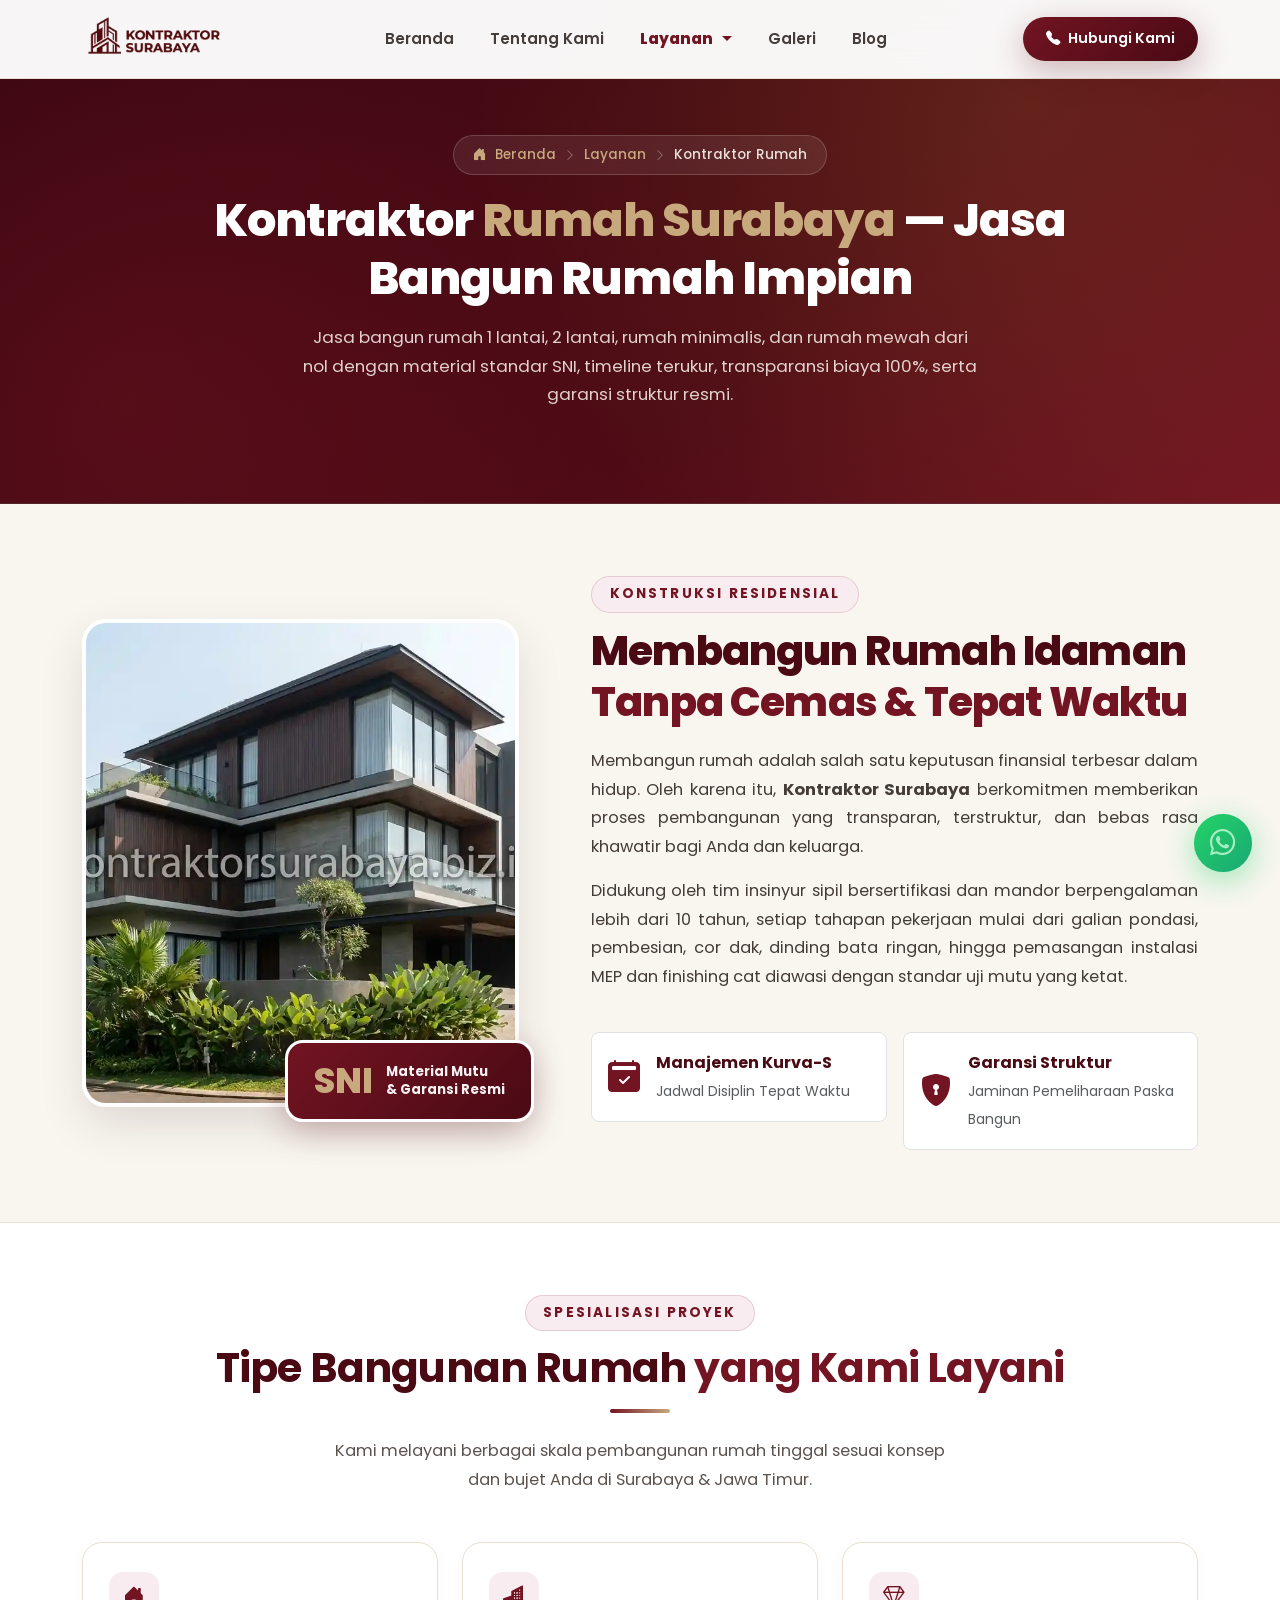
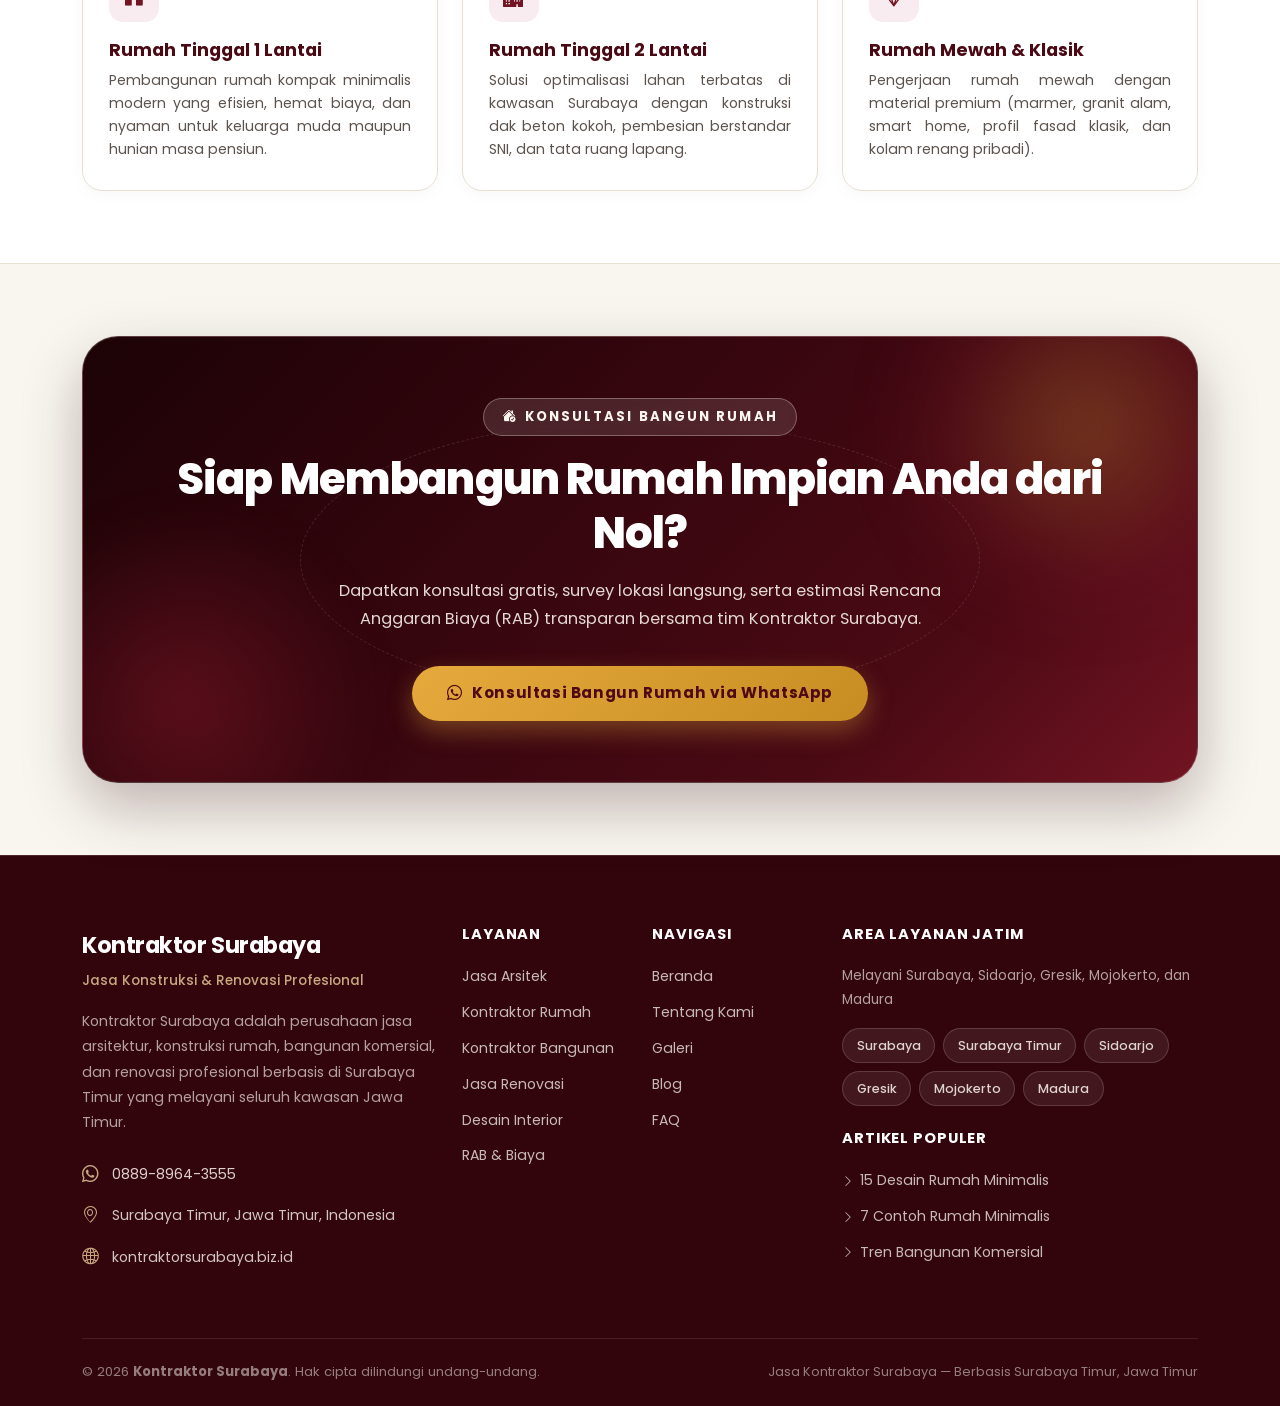
<file: layanan/kontraktor-rumah-surabaya.html>
<!DOCTYPE html>
<html lang="id">

<head>
  <meta charset="UTF-8">
  <meta name="viewport" content="width=device-width, initial-scale=1.0">
  <title>Kontraktor Rumah Surabaya - Jasa Bangun Rumah Profesional &amp; Bergaransi</title>
  <meta name="description"
    content="Jasa kontraktor rumah Surabaya profesional: bangun rumah 1 & 2 lantai dari nol, minimalis, mewah. Material SNI, transparan, tepat waktu & bergaransi resmi.">
  <meta name="keywords"
    content="kontraktor rumah Surabaya, jasa bangun rumah Surabaya, bangun rumah 2 lantai Surabaya, jasa kontraktor rumah Surabaya, kontraktor rumah minimalis Surabaya, kontraktor rumah Surabaya Timur">
  <meta name="author" content="Kontraktor Surabaya">
  <meta name="robots" content="index, follow">
  <link rel="canonical" href="https://kontraktorsurabaya.biz.id/layanan/kontraktor-rumah-surabaya">
  <meta property="og:type" content="article">
  <meta property="og:url" content="https://kontraktorsurabaya.biz.id/layanan/kontraktor-rumah-surabaya">
  <meta property="og:title" content="Kontraktor Rumah Surabaya - Jasa Bangun Rumah Profesional &amp; Bergaransi">
  <meta property="og:description"
    content="Jasa kontraktor rumah Surabaya profesional: bangun rumah 1 & 2 lantai dari nol, minimalis, mewah. Material SNI, transparan, tepat waktu & bergaransi resmi.">
  <meta property="og:image" content="https://kontraktorsurabaya.biz.id/assets/img/layanan/pembangunan-rumah-modern-surabaya.webp">
  <meta property="og:image:type" content="image/webp">
  <meta property="og:image:width" content="1200">
  <meta property="og:image:height" content="630">
  <meta property="og:locale" content="id_ID">
  <meta property="og:site_name" content="Kontraktor Surabaya">
  <meta name="twitter:card" content="summary_large_image">
  <meta name="twitter:image" content="https://kontraktorsurabaya.biz.id/assets/img/layanan/pembangunan-rumah-modern-surabaya.webp">
  <link rel="icon" type="image/webp" href="../assets/img/favicon-logo.webp">
  <link rel="apple-touch-icon" href="../assets/img/favicon-logo.webp">

  <!-- Google Fonts: Poppins (High-Performance Async Preload) -->
  <link rel="preconnect" href="https://fonts.googleapis.com">
  <link rel="preconnect" href="https://fonts.gstatic.com" crossorigin>
  <link rel="preload" as="style"
    href="https://fonts.googleapis.com/css2?family=Poppins:ital,wght@0,300;0,400;0,500;0,600;0,700;0,800;0,900;1,400;1,600&display=swap">
  <link rel="stylesheet"
    href="https://fonts.googleapis.com/css2?family=Poppins:ital,wght@0,300;0,400;0,500;0,600;0,700;0,800;0,900;1,400;1,600&display=swap"
    media="print" onload="this.media='all'">
  <noscript>
    <link rel="stylesheet"
      href="https://fonts.googleapis.com/css2?family=Poppins:ital,wght@0,300;0,400;0,500;0,600;0,700;0,800;0,900;1,400;1,600&display=swap">
  </noscript>

  <!-- Critical Core CSS -->
  <link rel="stylesheet" href="../assets/vendor/bootstrap/css/bootstrap.min.css">
  <link rel="stylesheet" href="../assets/css/main.min.css">

  <!-- Non-Critical Vendor CSS (Deferred Loading to Eliminate Render-Blocking) -->
  <link rel="preload" href="../assets/vendor/bootstrap-icons/bootstrap-icons.min.css" as="style" onload="this.onload=null;this.rel='stylesheet'">
  <noscript><link rel="stylesheet" href="../assets/vendor/bootstrap-icons/bootstrap-icons.min.css"></noscript>
  <link rel="preload" href="../assets/vendor/aos/aos.css" as="style" onload="this.onload=null;this.rel='stylesheet'">
  <noscript><link rel="stylesheet" href="../assets/vendor/aos/aos.css"></noscript>
  <link rel="preload" href="../assets/vendor/glightbox/css/glightbox.min.css" as="style" onload="this.onload=null;this.rel='stylesheet'">
  <noscript><link rel="stylesheet" href="../assets/vendor/glightbox/css/glightbox.min.css"></noscript>
  <link rel="preload" href="https://cdn.jsdelivr.net/npm/swiper@11/swiper-bundle.min.css" as="style" onload="this.onload=null;this.rel='stylesheet'">
  <noscript><link rel="stylesheet" href="https://cdn.jsdelivr.net/npm/swiper@11/swiper-bundle.min.css"></noscript>

  <!-- Schema Markup JSON-LD -->
  <script type="application/ld+json">
  {
    "@context": "https://schema.org",
    "@graph": [
      {
        "@type": "Service",
        "@id": "https://kontraktorsurabaya.biz.id/layanan/kontraktor-rumah-surabaya#service",
        "name": "Kontraktor Rumah Surabaya",
        "serviceType": "Residential Construction",
        "provider": {
          "@type": ["LocalBusiness", "GeneralContractor", "ProfessionalService"],
          "@id": "https://kontraktorsurabaya.biz.id/#business",
          "name": "Kontraktor Surabaya",
          "alternateName": "PT Kontraktor Surabaya Jaya",
          "url": "https://kontraktorsurabaya.biz.id/",
          "logo": "https://kontraktorsurabaya.biz.id/assets/img/logo-header.webp",
          "image": [
            "https://kontraktorsurabaya.biz.id/assets/img/hero/hero.webp",
            "https://kontraktorsurabaya.biz.id/assets/img/logo-header.webp"
          ],
          "telephone": "+62088989643555",
          "priceRange": "Rp 3.500.000 - Rp 10.000.000 per m²",
          "address": {
            "@type": "PostalAddress",
            "streetAddress": "Jl. Raya Rungkut Madya No. 88, Rungkut",
            "addressLocality": "Surabaya Timur",
            "addressRegion": "Jawa Timur",
            "postalCode": "60293",
            "addressCountry": "ID"
          },
          "geo": {
            "@type": "GeoCoordinates",
            "latitude": -7.3195,
            "longitude": 112.7842
          }
        },
        "areaServed": ["Surabaya", "Surabaya Timur", "Sidoarjo", "Gresik", "Mojokerto", "Madura"],
        "description": "Jasa kontraktor bangun rumah 1 lantai dan 2 lantai di Surabaya dengan material SNI, pengawasan insinyur sipil, dan garansi konstruksi resmi."
      },
      {
        "@type": "BreadcrumbList",
        "itemListElement": [
          {
            "@type": "ListItem",
            "position": 1,
            "name": "Beranda",
            "item": "https://kontraktorsurabaya.biz.id/"
          },
          {
            "@type": "ListItem",
            "position": 2,
            "name": "Layanan",
            "item": "https://kontraktorsurabaya.biz.id/layanan"
          },
          {
            "@type": "ListItem",
            "position": 3,
            "name": "Kontraktor Rumah Surabaya",
            "item": "https://kontraktorsurabaya.biz.id/layanan/kontraktor-rumah-surabaya"
          }
        ]
      }
    ]
  }
  </script>
</head>

<body>

  <!-- ══ NAVBAR ═════════════════════════════════════════════════════════════════ -->
  <nav id="navbar" class="navbar navbar-expand-lg fixed-top" role="navigation" aria-label="Navigasi utama">
    <div class="container">
      <a class="navbar-brand d-flex align-items-center" href="/"
        aria-label="Kontraktor Surabaya - Beranda">
        <img src="../assets/img/logo-header.webp" alt="Logo Kontraktor Surabaya" class="logo-img" width="160" height="54"
          fetchpriority="high" onerror="this.style.display='none'">
      </a>

      <!-- Custom Modern Hamburger Toggler -->
      <button class="navbar-toggler custom-toggler shadow-none" type="button" data-bs-toggle="offcanvas"
        data-bs-target="#navOffcanvas" aria-controls="navOffcanvas" aria-label="Buka menu navigasi">
        <span class="toggler-bar"></span>
        <span class="toggler-bar"></span>
        <span class="toggler-bar"></span>
      </button>

      <!-- Offcanvas Navigation Drawer -->
      <div class="offcanvas offcanvas-end" tabindex="-1" id="navOffcanvas" aria-labelledby="navOffcanvasLabel">

        <div class="offcanvas-header d-flex d-lg-none align-items-center justify-content-between">
          <span class="drawer-title fw-bold text-maroon fs-6 mb-0" id="navOffcanvasLabel">Menu Navigasi</span>
          <button type="button" class="btn-drawer-close shadow-none" data-bs-dismiss="offcanvas" aria-label="Tutup navigasi">
            <i class="bi bi-x-lg"></i>
          </button>
        </div>

        <div class="offcanvas-body">
          <ul class="navbar-nav mx-auto align-items-lg-center gap-lg-1 mb-2 mb-lg-0">
            <li class="nav-item">
              <a class="nav-link" href="/">Beranda</a>
            </li>
            <li class="nav-item">
              <a class="nav-link" href="/tentang-kami">Tentang Kami</a>
            </li>
            <li class="nav-item dropdown">
              <a class="nav-link dropdown-toggle active" href="/layanan" id="dropLayanan" role="button"
                data-bs-toggle="dropdown" aria-expanded="false" aria-current="page">
                Layanan
              </a>
              <ul class="dropdown-menu" aria-labelledby="dropLayanan">
                <li><a class="dropdown-item" href="/layanan"><i
                      class="bi bi-grid-fill me-2 text-maroon"></i>Semua Layanan</a></li>
                <li><hr class="dropdown-divider my-1"></li>
                <li><a class="dropdown-item" href="/layanan/jasa-arsitek-surabaya"><i
                      class="bi bi-pencil-square me-2 text-maroon"></i>Jasa Arsitek</a></li>
                <li><a class="dropdown-item active" href="/layanan/kontraktor-rumah-surabaya"><i
                      class="bi bi-house-fill me-2 text-maroon"></i>Kontraktor Rumah</a></li>
                <li><a class="dropdown-item" href="/layanan/kontraktor-bangunan-surabaya"><i
                      class="bi bi-building-fill me-2 text-maroon"></i>Kontraktor Bangunan</a></li>
                <li><a class="dropdown-item" href="/layanan/jasa-renovasi-surabaya"><i
                      class="bi bi-arrow-repeat me-2 text-maroon"></i>Renovasi Bangunan</a></li>
                <li><a class="dropdown-item" href="/layanan/jasa-desain-interior-surabaya"><i
                      class="bi bi-palette-fill me-2 text-maroon"></i>Desain Interior</a></li>
                <li><a class="dropdown-item" href="/layanan/rab-estimasi-biaya-surabaya"><i
                      class="bi bi-calculator-fill me-2 text-maroon"></i>RAB &amp; Estimasi Biaya</a></li>
              </ul>
            </li>
            <li class="nav-item">
              <a class="nav-link" href="/galeri">Galeri</a>
            </li>
            <li class="nav-item">
              <a class="nav-link" href="/blog">Blog</a>
            </li>
          </ul>

          <div class="d-none d-lg-flex align-items-center mt-3 mt-lg-0">
            <a class="nav-link nav-cta d-inline-flex align-items-center gap-2" id="nav-wa-cta"
              href="https://wa.me/62088989643555?text=Halo%2C+saya+ingin+konsultasi+Bangun+Rumah" target="_blank"
              rel="noopener noreferrer">
              <i class="bi bi-telephone-fill"></i> Hubungi Kami
            </a>
          </div>

        </div>
      </div>

    </div>
  </nav>

  <!-- ══ PAGE HERO / BREADCRUMB ════════════════════════════════════════════════ -->
  <header class="page-hero" role="banner">
    <div class="page-hero-bg"></div>
    <div class="container position-relative">
      <div class="row justify-content-center text-center">
        <div class="col-lg-10" data-aos="fade-up">

          <nav aria-label="breadcrumb" class="mb-3">
            <div class="breadcrumb-custom">
              <a href="/"><i class="bi bi-house-door-fill me-1"></i> Beranda</a>
              <span class="separator"><i class="bi bi-chevron-right"></i></span>
              <a href="/layanan">Layanan</a>
              <span class="separator"><i class="bi bi-chevron-right"></i></span>
              <span class="current">Kontraktor Rumah</span>
            </div>
          </nav>

          <h1 class="page-hero-title">
            Kontraktor <span>Rumah Surabaya</span> — Jasa Bangun Rumah Impian
          </h1>

          <p class="page-hero-desc mx-auto">
            Jasa bangun rumah 1 lantai, 2 lantai, rumah minimalis, dan rumah mewah dari nol dengan material standar SNI,
            timeline terukur, transparansi biaya 100%, serta garansi struktur resmi.
          </p>

        </div>
      </div>
    </div>
  </header>

  <main id="main" role="main">

    <!-- ══ DETAIL LAYANAN BANGUN RUMAH ═════════════════════════════════════════ -->
    <section class="py-5" style="background:var(--cream);border-bottom:1px solid var(--cream-border);">
      <div class="container py-lg-4">
        <div class="row align-items-center gy-5 gx-lg-5">

          <div class="col-lg-5" data-aos="fade-right">
            <div class="about-img-wrap">
              <div class="about-img-main">
                <img src="../assets/img/layanan/pembangunan-rumah-modern-surabaya.webp"
                  alt="Pembangunan Rumah Tinggal Modern oleh Kontraktor Surabaya" width="500" height="500"
                  loading="lazy" onerror="this.src='../assets/img/hero/hero.webp'">
              </div>
              <div class="about-badge-float" data-aos="zoom-in" data-aos-delay="300">
                <div class="abyear">SNI</div>
                <div class="ablabel">Material Mutu<br>&amp; Garansi Resmi</div>
              </div>
            </div>
          </div>

          <div class="col-lg-7" data-aos="fade-left">
            <div class="about-content ps-lg-3 ps-xl-4">
              <span class="section-label">Konstruksi Residensial</span>
              <h2 class="section-title">
                Membangun Rumah Idaman <span>Tanpa Cemas &amp; Tepat Waktu</span>
              </h2>
              <p class="section-desc">
                Membangun rumah adalah salah satu keputusan finansial terbesar dalam hidup. Oleh karena itu, <strong>Kontraktor Surabaya</strong> berkomitmen memberikan proses pembangunan yang transparan, terstruktur, dan bebas rasa khawatir bagi Anda dan keluarga.
              </p>
              <p class="section-desc">
                Didukung oleh tim insinyur sipil bersertifikasi dan mandor berpengalaman lebih dari 10 tahun, setiap tahapan pekerjaan mulai dari galian pondasi, pembesian, cor dak, dinding bata ringan, hingga pemasangan instalasi MEP dan finishing cat diawasi dengan standar uji mutu yang ketat.
              </p>

              <div class="row g-3 mt-3 pt-2">
                <div class="col-sm-6">
                  <div class="d-flex align-items-center gap-3 p-3 bg-white rounded-3 border">
                    <i class="bi bi-calendar2-check-fill text-maroon fs-2"></i>
                    <div>
                      <div class="fw-bold text-maroon-dark">Manajemen Kurva-S</div>
                      <small class="text-muted">Jadwal Disiplin Tepat Waktu</small>
                    </div>
                  </div>
                </div>
                <div class="col-sm-6">
                  <div class="d-flex align-items-center gap-3 p-3 bg-white rounded-3 border">
                    <i class="bi bi-shield-lock-fill text-maroon fs-2"></i>
                    <div>
                      <div class="fw-bold text-maroon-dark">Garansi Struktur</div>
                      <small class="text-muted">Jaminan Pemeliharaan Paska Bangun</small>
                    </div>
                  </div>
                </div>
              </div>

            </div>
          </div>

        </div>
      </div>
    </section>

    <!-- ══ TIPE RUMAH YANG KAMI KERJAKAN ════════════════════════════════════════ -->
    <section class="py-5" style="background:var(--white);border-bottom:1px solid var(--cream-border);">
      <div class="container py-lg-4">

        <div class="text-center mb-5" data-aos="fade-up">
          <span class="section-label">Spesialisasi Proyek</span>
          <h2 class="section-title">
            Tipe Bangunan Rumah <span>yang Kami Layani</span>
          </h2>
          <div class="divider-maroon mx-auto"></div>
          <p class="section-desc mx-auto">
            Kami melayani berbagai skala pembangunan rumah tinggal sesuai konsep dan bujet Anda di Surabaya &amp; Jawa Timur.
          </p>
        </div>

        <div class="row g-4 feature-cards-scroll">

          <div class="col-lg-4 col-md-6" data-aos="fade-up" data-aos-delay="0">
            <div class="core-value-card">
              <div class="core-value-icon"><i class="bi bi-house-door-fill"></i></div>
              <h3 class="core-value-title">Rumah Tinggal 1 Lantai</h3>
              <p class="core-value-desc">Pembangunan rumah kompak minimalis modern yang efisien, hemat biaya, dan nyaman untuk keluarga muda maupun hunian masa pensiun.</p>
            </div>
          </div>

          <div class="col-lg-4 col-md-6" data-aos="fade-up" data-aos-delay="100">
            <div class="core-value-card">
              <div class="core-value-icon"><i class="bi bi-buildings-fill"></i></div>
              <h3 class="core-value-title">Rumah Tinggal 2 Lantai</h3>
              <p class="core-value-desc">Solusi optimalisasi lahan terbatas di kawasan Surabaya dengan konstruksi dak beton kokoh, pembesian berstandar SNI, dan tata ruang lapang.</p>
            </div>
          </div>

          <div class="col-lg-4 col-md-6" data-aos="fade-up" data-aos-delay="200">
            <div class="core-value-card">
              <div class="core-value-icon"><i class="bi bi-gem"></i></div>
              <h3 class="core-value-title">Rumah Mewah &amp; Klasik</h3>
              <p class="core-value-desc">Pengerjaan rumah mewah dengan material premium (marmer, granit alam, smart home, profil fasad klasik, dan kolam renang pribadi).</p>
            </div>
          </div>

        </div>

        <!-- Swipe Hint Indicator (Mobile Only) -->
        <div class="feature-swipe-hint d-md-none text-center text-muted small mt-3">
          <i class="bi bi-arrow-left-right text-maroon me-1"></i> Geser ke samping untuk melihat opsi lainnya &rarr;
        </div>

      </div>
    </section>

    <!-- ══ CTA SECTION ══════════════════════════════════════════════════════════ -->
    <section id="cta" class="py-5" style="background:var(--cream);">
      <div class="container py-lg-4">
        <div class="cta-card" data-aos="zoom-in">
          <div class="cta-shape-1" aria-hidden="true"></div>
          <div class="cta-shape-2" aria-hidden="true"></div>
          <div class="cta-shape-3" aria-hidden="true"></div>

          <div class="cta-content-wrap">
            <span class="cta-label"><i class="bi bi-house-check-fill"></i> Konsultasi Bangun Rumah</span>
            <h2 class="cta-title">
              Siap Membangun Rumah Impian Anda dari Nol?
            </h2>
            <p class="cta-desc">
              Dapatkan konsultasi gratis, survey lokasi langsung, serta estimasi Rencana Anggaran Biaya (RAB) transparan bersama tim Kontraktor Surabaya.
            </p>
            <div class="d-flex justify-content-center">
              <a id="cta-wa-primary"
                href="https://wa.me/62088989643555?text=Halo%2C+saya+ingin+konsultasi+Bangun+Rumah+Surabaya" class="btn-gold"
                target="_blank" rel="noopener noreferrer">
                <i class="bi bi-whatsapp"></i> Konsultasi Bangun Rumah via WhatsApp
              </a>
            </div>
          </div>
        </div>
      </div>
    </section>

  </main>

  <!-- ══ FOOTER ═════════════════════════════════════════════════════════════════ -->
  <footer id="footer" role="contentinfo" aria-label="Footer Kontraktor Surabaya">
    <div class="container">
      <div class="row gy-5">

        <!-- Brand Col -->
        <div class="col-lg-4">
          <div class="footer-brand">
            <div class="footer-logo-text">Kontraktor Surabaya</div>
            <div class="footer-tagline">Jasa Konstruksi &amp; Renovasi Profesional</div>
          </div>
          <p class="footer-desc">
            Kontraktor Surabaya adalah perusahaan jasa arsitektur, konstruksi rumah, bangunan komersial,
            dan renovasi profesional berbasis di Surabaya Timur yang melayani seluruh kawasan Jawa Timur.
          </p>
          <address>
            <div class="footer-contact-item">
              <i class="bi bi-whatsapp" aria-hidden="true"></i>
              <a href="https://wa.me/62088989643555" target="_blank" rel="noopener noreferrer"
                aria-label="WhatsApp Kontraktor Surabaya">0889-8964-3555</a>
            </div>
            <div class="footer-contact-item">
              <i class="bi bi-geo-alt" aria-hidden="true"></i>
              <span>Surabaya Timur, Jawa Timur, Indonesia</span>
            </div>
            <div class="footer-contact-item">
              <i class="bi bi-globe2" aria-hidden="true"></i>
              <span>kontraktorsurabaya.biz.id</span>
            </div>
          </address>
        </div>

        <!-- Layanan -->
        <div class="col-lg-2 col-md-4 col-6">
          <h3 class="footer-heading">Layanan</h3>
          <ul class="footer-links">
            <li><a href="/layanan/jasa-arsitek-surabaya">Jasa Arsitek</a></li>
            <li><a href="/layanan/kontraktor-rumah-surabaya">Kontraktor Rumah</a></li>
            <li><a href="/layanan/kontraktor-bangunan-surabaya">Kontraktor Bangunan</a></li>
            <li><a href="/layanan/jasa-renovasi-surabaya">Jasa Renovasi</a></li>
            <li><a href="/layanan/jasa-desain-interior-surabaya">Desain Interior</a></li>
            <li><a href="/layanan/rab-estimasi-biaya-surabaya">RAB &amp; Biaya</a></li>
          </ul>
        </div>

        <!-- Navigasi -->
        <div class="col-lg-2 col-md-4 col-6">
          <h3 class="footer-heading">Navigasi</h3>
          <ul class="footer-links">
            <li><a href="/">Beranda</a></li>
            <li><a href="/tentang-kami">Tentang Kami</a></li>
            <li><a href="/galeri">Galeri</a></li>
            <li><a href="/blog">Blog</a></li>
            <li><a href="/#faq">FAQ</a></li>
          </ul>
        </div>

        <!-- Area Layanan & Artikel -->
        <div class="col-lg-4 col-md-4">
          <h3 class="footer-heading">Area Layanan Jatim</h3>
          <p style="font-size:.85rem;color:rgba(250,245,237,.65);margin-bottom:1rem;">
            Melayani Surabaya, Sidoarjo, Gresik, Mojokerto, dan Madura
          </p>
          <div class="footer-area-tags mb-4">
            <span class="area-tag">Surabaya</span>
            <span class="area-tag">Surabaya Timur</span>
            <span class="area-tag">Sidoarjo</span>
            <span class="area-tag">Gresik</span>
            <span class="area-tag">Mojokerto</span>
            <span class="area-tag">Madura</span>
          </div>

          <h3 class="footer-heading" style="margin-top:1.5rem;">Artikel Populer</h3>
          <ul class="footer-links">
            <li><a href="/blog/inspirasi-desain-rumah-minimalis-surabaya"><i class="bi bi-chevron-right"></i> 15 Desain Rumah Minimalis</a></li>
            <li><a href="/blog/7-contoh-rumah-minimalis-surabaya-sukses"><i class="bi bi-chevron-right"></i> 7 Contoh Rumah Minimalis</a></li>
            <li><a href="/blog/tren-bangunan-komersial-surabaya"><i class="bi bi-chevron-right"></i> Tren Bangunan Komersial</a></li>
          </ul>
        </div>

      </div><!-- /row -->
    </div><!-- /container -->

    <div class="container">
      <div class="footer-bottom d-flex flex-column flex-md-row justify-content-between align-items-center gap-2">
        <p>
          &copy; <span id="footer-year">2026</span> <strong>Kontraktor Surabaya</strong>. Hak cipta dilindungi
          undang-undang.
        </p>
        <p style="font-size:0.8rem;color:rgba(250,245,237,.5);">
          Jasa Kontraktor Surabaya &mdash; Berbasis Surabaya Timur, Jawa Timur
        </p>
      </div>
    </div>

  </footer><!-- /footer -->

  <!-- WhatsApp Floating Button -->
  <a href="https://wa.me/62088989643555?text=Halo%2C+saya+ingin+konsultasi+proyek" class="wa-float" id="wa-float"
    aria-label="Hubungi Kontraktor Surabaya via WhatsApp" target="_blank" rel="noopener noreferrer">
    <i class="bi bi-whatsapp" aria-hidden="true"></i>
  </a>

  <!-- Scroll to top -->
  <button class="scroll-top" id="scroll-top-btn" aria-label="Kembali ke atas">
    <i class="bi bi-chevron-up" aria-hidden="true"></i>
  </button>

  <!-- ══ VENDOR JS ══════════════════════════════════════════════════════════════ -->
  <script src="../assets/vendor/bootstrap/js/bootstrap.bundle.min.js" defer></script>
  <script src="../assets/vendor/aos/aos.js" defer></script>
  <script src="../assets/vendor/purecounter/purecounter_vanilla.js" defer></script>
  <script src="../assets/vendor/glightbox/js/glightbox.min.js" defer></script>
  <script src="../assets/vendor/imagesloaded/imagesloaded.pkgd.min.js" defer></script>
  <script src="../assets/vendor/isotope-layout/isotope.pkgd.min.js" defer></script>
  <script src="https://cdn.jsdelivr.net/npm/swiper@11/swiper-bundle.min.js" defer></script>

  <!-- Main JS -->
  <script src="../assets/js/main.js" defer></script>

</body>

</html>
</file>
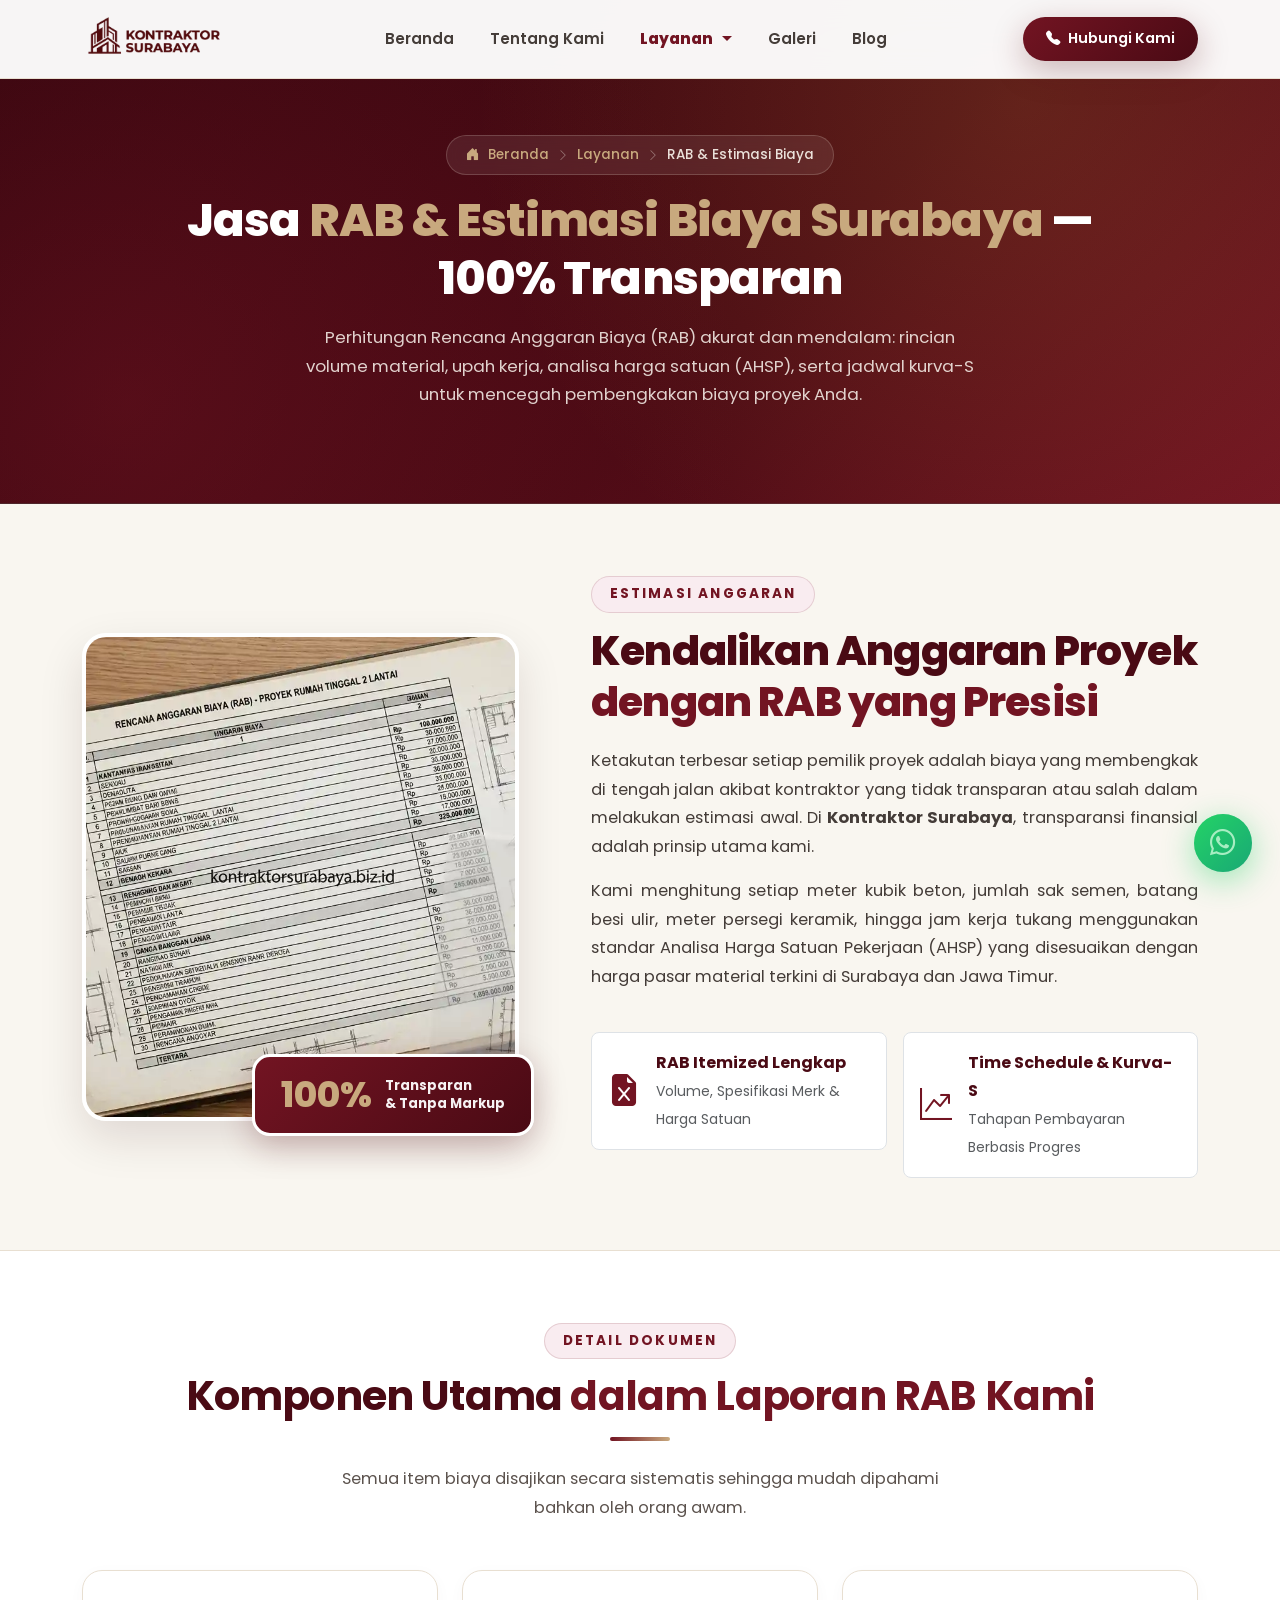
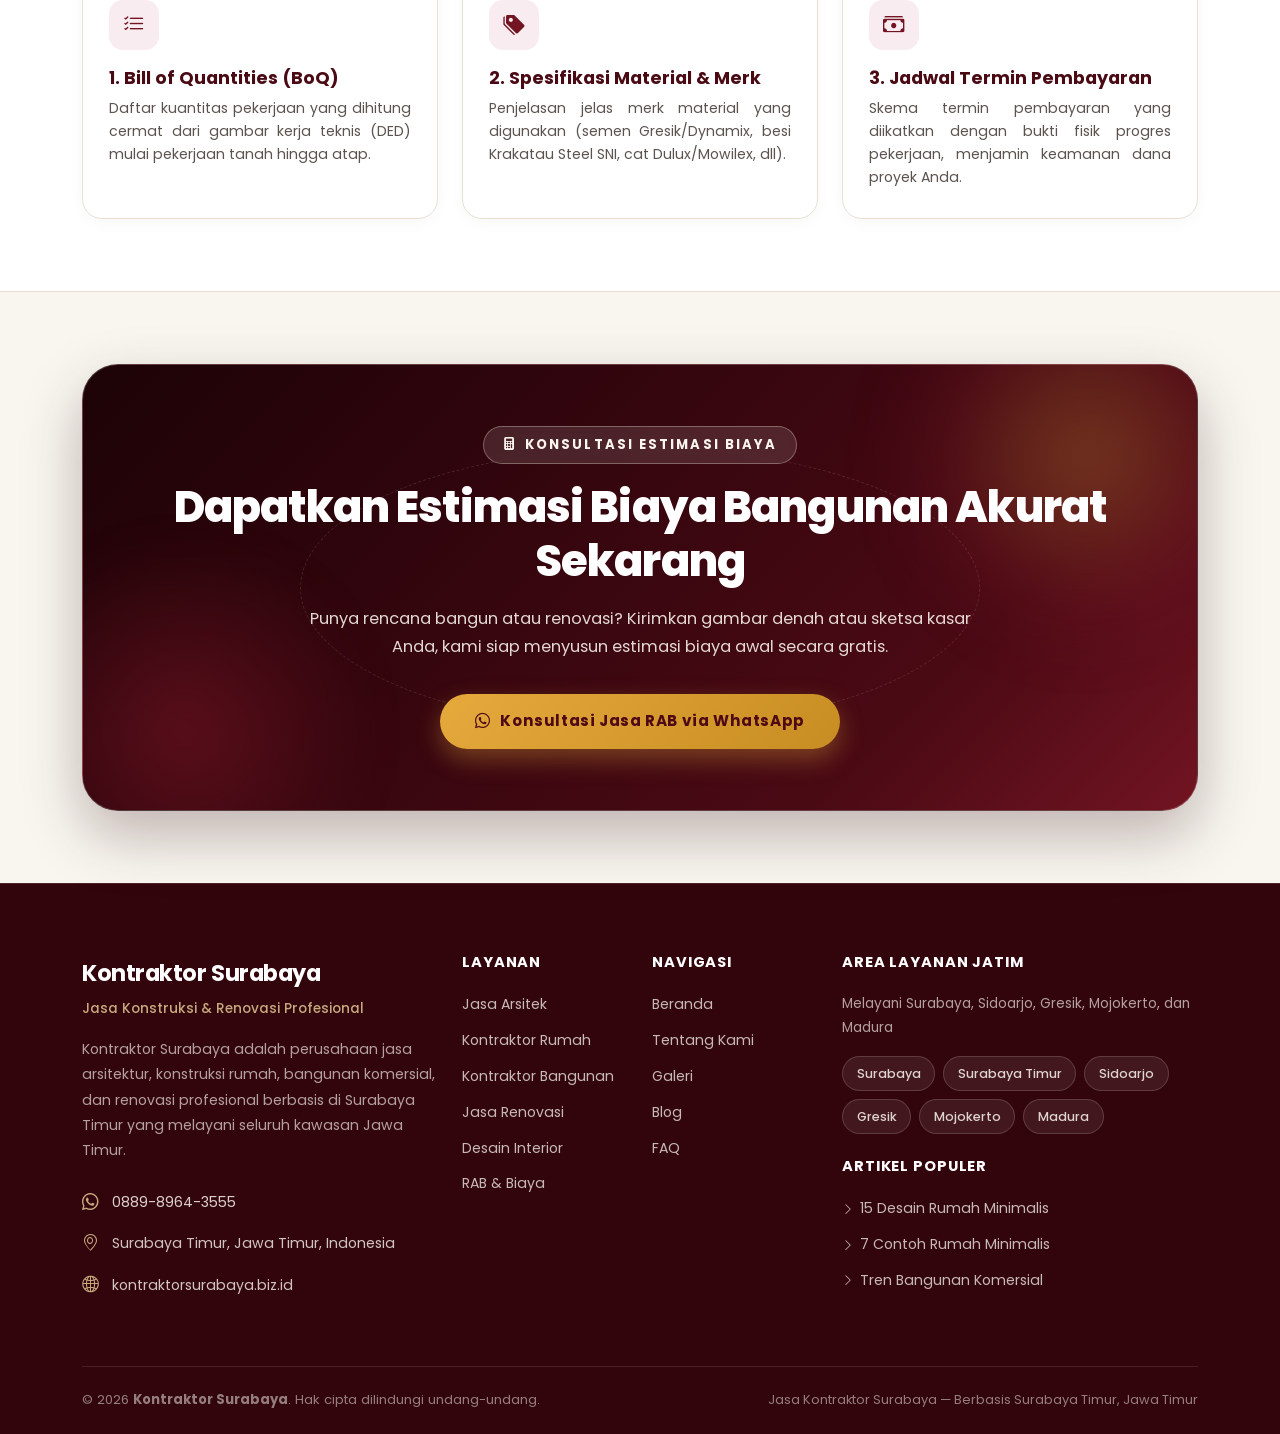
<file: layanan/rab-estimasi-biaya-surabaya.html>
<!DOCTYPE html>
<html lang="id">

<head>
  <meta charset="UTF-8">
  <meta name="viewport" content="width=device-width, initial-scale=1.0">
  <title>Jasa RAB &amp; Estimasi Biaya Surabaya - Anggaran Bangunan Akurat</title>
  <meta name="description"
    content="Jasa pembuatan RAB dan estimasi biaya bangunan di Surabaya: hitung volume material, analisa harga satuan (AHSP), kurva-S. Akurat, transparan & tanpa biaya siluman.">
  <meta name="keywords"
    content="RAB bangunan Surabaya, jasa hitung RAB Surabaya, estimasi biaya bangun rumah Surabaya, jasa pembuatan RAB Surabaya, biaya konstruksi Surabaya, kontraktor Surabaya Timur">
  <meta name="author" content="Kontraktor Surabaya">
  <meta name="robots" content="index, follow">
  <link rel="canonical" href="https://kontraktorsurabaya.biz.id/layanan/rab-estimasi-biaya-surabaya">
  <meta property="og:type" content="article">
  <meta property="og:url" content="https://kontraktorsurabaya.biz.id/layanan/rab-estimasi-biaya-surabaya">
  <meta property="og:title" content="Jasa RAB &amp; Estimasi Biaya Surabaya - Anggaran Bangunan Akurat">
  <meta property="og:description"
    content="Jasa pembuatan RAB dan estimasi biaya bangunan di Surabaya: hitung volume material, analisa harga satuan (AHSP), kurva-S. Akurat, transparan & tanpa biaya siluman.">
  <meta property="og:image" content="https://kontraktorsurabaya.biz.id/assets/img/layanan/dokumen-rab-estimasi-biaya.webp">
  <meta property="og:image:type" content="image/webp">
  <meta property="og:image:width" content="1200">
  <meta property="og:image:height" content="630">
  <meta property="og:locale" content="id_ID">
  <meta property="og:site_name" content="Kontraktor Surabaya">
  <meta name="twitter:card" content="summary_large_image">
  <meta name="twitter:image" content="https://kontraktorsurabaya.biz.id/assets/img/layanan/dokumen-rab-estimasi-biaya.webp">
  <link rel="icon" type="image/webp" href="../assets/img/favicon-logo.webp">
  <link rel="apple-touch-icon" href="../assets/img/favicon-logo.webp">

  <!-- Google Fonts: Poppins (High-Performance Async Preload) -->
  <link rel="preconnect" href="https://fonts.googleapis.com">
  <link rel="preconnect" href="https://fonts.gstatic.com" crossorigin>
  <link rel="preload" as="style"
    href="https://fonts.googleapis.com/css2?family=Poppins:ital,wght@0,300;0,400;0,500;0,600;0,700;0,800;0,900;1,400;1,600&display=swap">
  <link rel="stylesheet"
    href="https://fonts.googleapis.com/css2?family=Poppins:ital,wght@0,300;0,400;0,500;0,600;0,700;0,800;0,900;1,400;1,600&display=swap"
    media="print" onload="this.media='all'">
  <noscript>
    <link rel="stylesheet"
      href="https://fonts.googleapis.com/css2?family=Poppins:ital,wght@0,300;0,400;0,500;0,600;0,700;0,800;0,900;1,400;1,600&display=swap">
  </noscript>

  <!-- Critical Core CSS -->
  <link rel="stylesheet" href="../assets/vendor/bootstrap/css/bootstrap.min.css">
  <link rel="stylesheet" href="../assets/css/main.min.css">

  <!-- Non-Critical Vendor CSS (Deferred Loading to Eliminate Render-Blocking) -->
  <link rel="preload" href="../assets/vendor/bootstrap-icons/bootstrap-icons.min.css" as="style" onload="this.onload=null;this.rel='stylesheet'">
  <noscript><link rel="stylesheet" href="../assets/vendor/bootstrap-icons/bootstrap-icons.min.css"></noscript>
  <link rel="preload" href="../assets/vendor/aos/aos.css" as="style" onload="this.onload=null;this.rel='stylesheet'">
  <noscript><link rel="stylesheet" href="../assets/vendor/aos/aos.css"></noscript>
  <link rel="preload" href="../assets/vendor/glightbox/css/glightbox.min.css" as="style" onload="this.onload=null;this.rel='stylesheet'">
  <noscript><link rel="stylesheet" href="../assets/vendor/glightbox/css/glightbox.min.css"></noscript>
  <link rel="preload" href="https://cdn.jsdelivr.net/npm/swiper@11/swiper-bundle.min.css" as="style" onload="this.onload=null;this.rel='stylesheet'">
  <noscript><link rel="stylesheet" href="https://cdn.jsdelivr.net/npm/swiper@11/swiper-bundle.min.css"></noscript>

  <!-- Schema Markup JSON-LD -->
  <script type="application/ld+json">
  {
    "@context": "https://schema.org",
    "@graph": [
      {
        "@type": "Service",
        "@id": "https://kontraktorsurabaya.biz.id/layanan/rab-estimasi-biaya-surabaya#service",
        "name": "Jasa RAB & Estimasi Biaya Surabaya",
        "serviceType": "Quantity Surveying and Cost Estimation",
        "provider": {
          "@type": ["LocalBusiness", "GeneralContractor", "ProfessionalService"],
          "@id": "https://kontraktorsurabaya.biz.id/#business",
          "name": "Kontraktor Surabaya",
          "alternateName": "PT Kontraktor Surabaya Jaya",
          "url": "https://kontraktorsurabaya.biz.id/",
          "logo": "https://kontraktorsurabaya.biz.id/assets/img/logo-header.webp",
          "image": [
            "https://kontraktorsurabaya.biz.id/assets/img/hero/hero.webp",
            "https://kontraktorsurabaya.biz.id/assets/img/logo-header.webp"
          ],
          "telephone": "+62088989643555",
          "priceRange": "Rp 3.500.000 - Rp 10.000.000 per m²",
          "address": {
            "@type": "PostalAddress",
            "streetAddress": "Jl. Raya Rungkut Madya No. 88, Rungkut",
            "addressLocality": "Surabaya Timur",
            "addressRegion": "Jawa Timur",
            "postalCode": "60293",
            "addressCountry": "ID"
          },
          "geo": {
            "@type": "GeoCoordinates",
            "latitude": -7.3195,
            "longitude": 112.7842
          }
        },
        "areaServed": ["Surabaya", "Surabaya Timur", "Sidoarjo", "Gresik", "Mojokerto", "Madura"],
        "description": "Layanan perhitungan RAB dan estimasi biaya konstruksi bangunan secara detail, transparan, dan akurat di Surabaya dan Jawa Timur."
      },
      {
        "@type": "BreadcrumbList",
        "itemListElement": [
          {
            "@type": "ListItem",
            "position": 1,
            "name": "Beranda",
            "item": "https://kontraktorsurabaya.biz.id/"
          },
          {
            "@type": "ListItem",
            "position": 2,
            "name": "Layanan",
            "item": "https://kontraktorsurabaya.biz.id/layanan"
          },
          {
            "@type": "ListItem",
            "position": 3,
            "name": "RAB & Estimasi Biaya Surabaya",
            "item": "https://kontraktorsurabaya.biz.id/layanan/rab-estimasi-biaya-surabaya"
          }
        ]
      }
    ]
  }
  </script>
</head>

<body>

  <!-- ══ NAVBAR ═════════════════════════════════════════════════════════════════ -->
  <nav id="navbar" class="navbar navbar-expand-lg fixed-top" role="navigation" aria-label="Navigasi utama">
    <div class="container">
      <a class="navbar-brand d-flex align-items-center" href="/"
        aria-label="Kontraktor Surabaya - Beranda">
        <img src="../assets/img/logo-header.webp" alt="Logo Kontraktor Surabaya" class="logo-img" width="160" height="54"
          fetchpriority="high" onerror="this.style.display='none'">
      </a>

      <!-- Custom Modern Hamburger Toggler -->
      <button class="navbar-toggler custom-toggler shadow-none" type="button" data-bs-toggle="offcanvas"
        data-bs-target="#navOffcanvas" aria-controls="navOffcanvas" aria-label="Buka menu navigasi">
        <span class="toggler-bar"></span>
        <span class="toggler-bar"></span>
        <span class="toggler-bar"></span>
      </button>

      <!-- Offcanvas Navigation Drawer -->
      <div class="offcanvas offcanvas-end" tabindex="-1" id="navOffcanvas" aria-labelledby="navOffcanvasLabel">

        <div class="offcanvas-header d-flex d-lg-none align-items-center justify-content-between">
          <span class="drawer-title fw-bold text-maroon fs-6 mb-0" id="navOffcanvasLabel">Menu Navigasi</span>
          <button type="button" class="btn-drawer-close shadow-none" data-bs-dismiss="offcanvas" aria-label="Tutup navigasi">
            <i class="bi bi-x-lg"></i>
          </button>
        </div>

        <div class="offcanvas-body">
          <ul class="navbar-nav mx-auto align-items-lg-center gap-lg-1 mb-2 mb-lg-0">
            <li class="nav-item">
              <a class="nav-link" href="/">Beranda</a>
            </li>
            <li class="nav-item">
              <a class="nav-link" href="/tentang-kami">Tentang Kami</a>
            </li>
            <li class="nav-item dropdown">
              <a class="nav-link dropdown-toggle active" href="/layanan" id="dropLayanan" role="button"
                data-bs-toggle="dropdown" aria-expanded="false" aria-current="page">
                Layanan
              </a>
              <ul class="dropdown-menu" aria-labelledby="dropLayanan">
                <li><a class="dropdown-item" href="/layanan"><i
                      class="bi bi-grid-fill me-2 text-maroon"></i>Semua Layanan</a></li>
                <li><hr class="dropdown-divider my-1"></li>
                <li><a class="dropdown-item" href="/layanan/jasa-arsitek-surabaya"><i
                      class="bi bi-pencil-square me-2 text-maroon"></i>Jasa Arsitek</a></li>
                <li><a class="dropdown-item" href="/layanan/kontraktor-rumah-surabaya"><i
                      class="bi bi-house-fill me-2 text-maroon"></i>Kontraktor Rumah</a></li>
                <li><a class="dropdown-item" href="/layanan/kontraktor-bangunan-surabaya"><i
                      class="bi bi-building-fill me-2 text-maroon"></i>Kontraktor Bangunan</a></li>
                <li><a class="dropdown-item" href="/layanan/jasa-renovasi-surabaya"><i
                      class="bi bi-arrow-repeat me-2 text-maroon"></i>Renovasi Bangunan</a></li>
                <li><a class="dropdown-item" href="/layanan/jasa-desain-interior-surabaya"><i
                      class="bi bi-palette-fill me-2 text-maroon"></i>Desain Interior</a></li>
                <li><a class="dropdown-item active" href="/layanan/rab-estimasi-biaya-surabaya"><i
                      class="bi bi-calculator-fill me-2 text-maroon"></i>RAB &amp; Estimasi Biaya</a></li>
              </ul>
            </li>
            <li class="nav-item">
              <a class="nav-link" href="/galeri">Galeri</a>
            </li>
            <li class="nav-item">
              <a class="nav-link" href="/blog">Blog</a>
            </li>
          </ul>

          <div class="d-none d-lg-flex align-items-center mt-3 mt-lg-0">
            <a class="nav-link nav-cta d-inline-flex align-items-center gap-2" id="nav-wa-cta"
              href="https://wa.me/62088989643555?text=Halo%2C+saya+ingin+konsultasi+RAB" target="_blank"
              rel="noopener noreferrer">
              <i class="bi bi-telephone-fill"></i> Hubungi Kami
            </a>
          </div>

        </div>
      </div>

    </div>
  </nav>

  <!-- ══ PAGE HERO / BREADCRUMB ════════════════════════════════════════════════ -->
  <header class="page-hero" role="banner">
    <div class="page-hero-bg"></div>
    <div class="container position-relative">
      <div class="row justify-content-center text-center">
        <div class="col-lg-10" data-aos="fade-up">

          <nav aria-label="breadcrumb" class="mb-3">
            <div class="breadcrumb-custom">
              <a href="/"><i class="bi bi-house-door-fill me-1"></i> Beranda</a>
              <span class="separator"><i class="bi bi-chevron-right"></i></span>
              <a href="/layanan">Layanan</a>
              <span class="separator"><i class="bi bi-chevron-right"></i></span>
              <span class="current">RAB &amp; Estimasi Biaya</span>
            </div>
          </nav>

          <h1 class="page-hero-title">
            Jasa <span>RAB &amp; Estimasi Biaya Surabaya</span> — 100% Transparan
          </h1>

          <p class="page-hero-desc mx-auto">
            Perhitungan Rencana Anggaran Biaya (RAB) akurat dan mendalam: rincian volume material, upah kerja,
            analisa harga satuan (AHSP), serta jadwal kurva-S untuk mencegah pembengkakan biaya proyek Anda.
          </p>

        </div>
      </div>
    </div>
  </header>

  <main id="main" role="main">

    <!-- ══ DETAIL LAYANAN RAB ═══════════════════════════════════════════════════ -->
    <section class="py-5" style="background:var(--cream);border-bottom:1px solid var(--cream-border);">
      <div class="container py-lg-4">
        <div class="row align-items-center gy-5 gx-lg-5">

          <div class="col-lg-5" data-aos="fade-right">
            <div class="about-img-wrap">
              <div class="about-img-main">
                <img src="../assets/img/layanan/dokumen-rab-estimasi-biaya.webp"
                  alt="Dokumen Rencana Anggaran Biaya RAB oleh Kontraktor Surabaya" width="500" height="500"
                  loading="lazy" onerror="this.src='../assets/img/hero/hero.webp'">
              </div>
              <div class="about-badge-float" data-aos="zoom-in" data-aos-delay="300">
                <div class="abyear">100%</div>
                <div class="ablabel">Transparan<br>&amp; Tanpa Markup</div>
              </div>
            </div>
          </div>

          <div class="col-lg-7" data-aos="fade-left">
            <div class="about-content ps-lg-3 ps-xl-4">
              <span class="section-label">Estimasi Anggaran</span>
              <h2 class="section-title">
                Kendalikan Anggaran Proyek <span>dengan RAB yang Presisi</span>
              </h2>
              <p class="section-desc">
                Ketakutan terbesar setiap pemilik proyek adalah biaya yang membengkak di tengah jalan akibat kontraktor yang tidak transparan atau salah dalam melakukan estimasi awal. Di <strong>Kontraktor Surabaya</strong>, transparansi finansial adalah prinsip utama kami.
              </p>
              <p class="section-desc">
                Kami menghitung setiap meter kubik beton, jumlah sak semen, batang besi ulir, meter persegi keramik, hingga jam kerja tukang menggunakan standar Analisa Harga Satuan Pekerjaan (AHSP) yang disesuaikan dengan harga pasar material terkini di Surabaya dan Jawa Timur.
              </p>

              <div class="row g-3 mt-3 pt-2">
                <div class="col-sm-6">
                  <div class="d-flex align-items-center gap-3 p-3 bg-white rounded-3 border">
                    <i class="bi bi-file-earmark-excel-fill text-maroon fs-2"></i>
                    <div>
                      <div class="fw-bold text-maroon-dark">RAB Itemized Lengkap</div>
                      <small class="text-muted">Volume, Spesifikasi Merk &amp; Harga Satuan</small>
                    </div>
                  </div>
                </div>
                <div class="col-sm-6">
                  <div class="d-flex align-items-center gap-3 p-3 bg-white rounded-3 border">
                    <i class="bi bi-graph-up-arrow text-maroon fs-2"></i>
                    <div>
                      <div class="fw-bold text-maroon-dark">Time Schedule &amp; Kurva-S</div>
                      <small class="text-muted">Tahapan Pembayaran Berbasis Progres</small>
                    </div>
                  </div>
                </div>
              </div>

            </div>
          </div>

        </div>
      </div>
    </section>

    <!-- ══ KOMPONEN DALAM DOKUMEN RAB ═══════════════════════════════════════════ -->
    <section class="py-5" style="background:var(--white);border-bottom:1px solid var(--cream-border);">
      <div class="container py-lg-4">

        <div class="text-center mb-5" data-aos="fade-up">
          <span class="section-label">Detail Dokumen</span>
          <h2 class="section-title">
            Komponen Utama <span>dalam Laporan RAB Kami</span>
          </h2>
          <div class="divider-maroon mx-auto"></div>
          <p class="section-desc mx-auto">
            Semua item biaya disajikan secara sistematis sehingga mudah dipahami bahkan oleh orang awam.
          </p>
        </div>

        <div class="row g-4 feature-cards-scroll">

          <div class="col-lg-4 col-md-6" data-aos="fade-up" data-aos-delay="0">
            <div class="core-value-card">
              <div class="core-value-icon"><i class="bi bi-list-check"></i></div>
              <h3 class="core-value-title">1. Bill of Quantities (BoQ)</h3>
              <p class="core-value-desc">Daftar kuantitas pekerjaan yang dihitung cermat dari gambar kerja teknis (DED) mulai pekerjaan tanah hingga atap.</p>
            </div>
          </div>

          <div class="col-lg-4 col-md-6" data-aos="fade-up" data-aos-delay="100">
            <div class="core-value-card">
              <div class="core-value-icon"><i class="bi bi-tags-fill"></i></div>
              <h3 class="core-value-title">2. Spesifikasi Material &amp; Merk</h3>
              <p class="core-value-desc">Penjelasan jelas merk material yang digunakan (semen Gresik/Dynamix, besi Krakatau Steel SNI, cat Dulux/Mowilex, dll).</p>
            </div>
          </div>

          <div class="col-lg-4 col-md-6" data-aos="fade-up" data-aos-delay="200">
            <div class="core-value-card">
              <div class="core-value-icon"><i class="bi bi-cash-stack"></i></div>
              <h3 class="core-value-title">3. Jadwal Termin Pembayaran</h3>
              <p class="core-value-desc">Skema termin pembayaran yang diikatkan dengan bukti fisik progres pekerjaan, menjamin keamanan dana proyek Anda.</p>
            </div>
          </div>

        </div>

        <!-- Swipe Hint Indicator (Mobile Only) -->
        <div class="feature-swipe-hint d-md-none text-center text-muted small mt-3">
          <i class="bi bi-arrow-left-right text-maroon me-1"></i> Geser ke samping untuk melihat komponen lainnya &rarr;
        </div>

      </div>
    </section>

    <!-- ══ CTA SECTION ══════════════════════════════════════════════════════════ -->
    <section id="cta" class="py-5" style="background:var(--cream);">
      <div class="container py-lg-4">
        <div class="cta-card" data-aos="zoom-in">
          <div class="cta-shape-1" aria-hidden="true"></div>
          <div class="cta-shape-2" aria-hidden="true"></div>
          <div class="cta-shape-3" aria-hidden="true"></div>

          <div class="cta-content-wrap">
            <span class="cta-label"><i class="bi bi-calculator-fill"></i> Konsultasi Estimasi Biaya</span>
            <h2 class="cta-title">
              Dapatkan Estimasi Biaya Bangunan Akurat Sekarang
            </h2>
            <p class="cta-desc">
              Punya rencana bangun atau renovasi? Kirimkan gambar denah atau sketsa kasar Anda, kami siap menyusun estimasi biaya awal secara gratis.
            </p>
            <div class="d-flex justify-content-center">
              <a id="cta-wa-primary"
                href="https://wa.me/62088989643555?text=Halo%2C+saya+ingin+konsultasi+RAB+dan+Estimasi+Biaya" class="btn-gold"
                target="_blank" rel="noopener noreferrer">
                <i class="bi bi-whatsapp"></i> Konsultasi Jasa RAB via WhatsApp
              </a>
            </div>
          </div>
        </div>
      </div>
    </section>

  </main>

  <!-- ══ FOOTER ═════════════════════════════════════════════════════════════════ -->
  <footer id="footer" role="contentinfo" aria-label="Footer Kontraktor Surabaya">
    <div class="container">
      <div class="row gy-5">

        <!-- Brand Col -->
        <div class="col-lg-4">
          <div class="footer-brand">
            <div class="footer-logo-text">Kontraktor Surabaya</div>
            <div class="footer-tagline">Jasa Konstruksi &amp; Renovasi Profesional</div>
          </div>
          <p class="footer-desc">
            Kontraktor Surabaya adalah perusahaan jasa arsitektur, konstruksi rumah, bangunan komersial,
            dan renovasi profesional berbasis di Surabaya Timur yang melayani seluruh kawasan Jawa Timur.
          </p>
          <address>
            <div class="footer-contact-item">
              <i class="bi bi-whatsapp" aria-hidden="true"></i>
              <a href="https://wa.me/62088989643555" target="_blank" rel="noopener noreferrer"
                aria-label="WhatsApp Kontraktor Surabaya">0889-8964-3555</a>
            </div>
            <div class="footer-contact-item">
              <i class="bi bi-geo-alt" aria-hidden="true"></i>
              <span>Surabaya Timur, Jawa Timur, Indonesia</span>
            </div>
            <div class="footer-contact-item">
              <i class="bi bi-globe2" aria-hidden="true"></i>
              <span>kontraktorsurabaya.biz.id</span>
            </div>
          </address>
        </div>

        <!-- Layanan -->
        <div class="col-lg-2 col-md-4 col-6">
          <h3 class="footer-heading">Layanan</h3>
          <ul class="footer-links">
            <li><a href="/layanan/jasa-arsitek-surabaya">Jasa Arsitek</a></li>
            <li><a href="/layanan/kontraktor-rumah-surabaya">Kontraktor Rumah</a></li>
            <li><a href="/layanan/kontraktor-bangunan-surabaya">Kontraktor Bangunan</a></li>
            <li><a href="/layanan/jasa-renovasi-surabaya">Jasa Renovasi</a></li>
            <li><a href="/layanan/jasa-desain-interior-surabaya">Desain Interior</a></li>
            <li><a href="/layanan/rab-estimasi-biaya-surabaya">RAB &amp; Biaya</a></li>
          </ul>
        </div>

        <!-- Navigasi -->
        <div class="col-lg-2 col-md-4 col-6">
          <h3 class="footer-heading">Navigasi</h3>
          <ul class="footer-links">
            <li><a href="/">Beranda</a></li>
            <li><a href="/tentang-kami">Tentang Kami</a></li>
            <li><a href="/galeri">Galeri</a></li>
            <li><a href="/blog">Blog</a></li>
            <li><a href="/#faq">FAQ</a></li>
          </ul>
        </div>

        <!-- Area Layanan & Artikel -->
        <div class="col-lg-4 col-md-4">
          <h3 class="footer-heading">Area Layanan Jatim</h3>
          <p style="font-size:.85rem;color:rgba(250,245,237,.65);margin-bottom:1rem;">
            Melayani Surabaya, Sidoarjo, Gresik, Mojokerto, dan Madura
          </p>
          <div class="footer-area-tags mb-4">
            <span class="area-tag">Surabaya</span>
            <span class="area-tag">Surabaya Timur</span>
            <span class="area-tag">Sidoarjo</span>
            <span class="area-tag">Gresik</span>
            <span class="area-tag">Mojokerto</span>
            <span class="area-tag">Madura</span>
          </div>

          <h3 class="footer-heading" style="margin-top:1.5rem;">Artikel Populer</h3>
          <ul class="footer-links">
            <li><a href="/blog/inspirasi-desain-rumah-minimalis-surabaya"><i class="bi bi-chevron-right"></i> 15 Desain Rumah Minimalis</a></li>
            <li><a href="/blog/7-contoh-rumah-minimalis-surabaya-sukses"><i class="bi bi-chevron-right"></i> 7 Contoh Rumah Minimalis</a></li>
            <li><a href="/blog/tren-bangunan-komersial-surabaya"><i class="bi bi-chevron-right"></i> Tren Bangunan Komersial</a></li>
          </ul>
        </div>

      </div><!-- /row -->
    </div><!-- /container -->

    <div class="container">
      <div class="footer-bottom d-flex flex-column flex-md-row justify-content-between align-items-center gap-2">
        <p>
          &copy; <span id="footer-year">2026</span> <strong>Kontraktor Surabaya</strong>. Hak cipta dilindungi
          undang-undang.
        </p>
        <p style="font-size:0.8rem;color:rgba(250,245,237,.5);">
          Jasa Kontraktor Surabaya &mdash; Berbasis Surabaya Timur, Jawa Timur
        </p>
      </div>
    </div>

  </footer><!-- /footer -->

  <!-- WhatsApp Floating Button -->
  <a href="https://wa.me/62088989643555?text=Halo%2C+saya+ingin+konsultasi+proyek" class="wa-float" id="wa-float"
    aria-label="Hubungi Kontraktor Surabaya via WhatsApp" target="_blank" rel="noopener noreferrer">
    <i class="bi bi-whatsapp" aria-hidden="true"></i>
  </a>

  <!-- Scroll to top -->
  <button class="scroll-top" id="scroll-top-btn" aria-label="Kembali ke atas">
    <i class="bi bi-chevron-up" aria-hidden="true"></i>
  </button>

  <!-- ══ VENDOR JS ══════════════════════════════════════════════════════════════ -->
  <script src="../assets/vendor/bootstrap/js/bootstrap.bundle.min.js" defer></script>
  <script src="../assets/vendor/aos/aos.js" defer></script>
  <script src="../assets/vendor/purecounter/purecounter_vanilla.js" defer></script>
  <script src="../assets/vendor/glightbox/js/glightbox.min.js" defer></script>
  <script src="../assets/vendor/imagesloaded/imagesloaded.pkgd.min.js" defer></script>
  <script src="../assets/vendor/isotope-layout/isotope.pkgd.min.js" defer></script>
  <script src="https://cdn.jsdelivr.net/npm/swiper@11/swiper-bundle.min.js" defer></script>

  <!-- Main JS -->
  <script src="../assets/js/main.js" defer></script>

</body>

</html>
</file>
<file: assets/css/main.min.css>
@import url("https://fonts.googleapis.com/css2?family=Poppins:ital,wght@0,300;0,400;0,500;0,600;0,700;0,800;0,900;1,400;1,600&display=swap");:root{--maroon:#721422;--maroon-dark:#4A0A14;--maroon-deep:#32050D;--maroon-light:#8F1B2D;--maroon-pale:#F9ECF0;--maroon-glass:rgba(114,20,34,0.08);--cream:#F9F6F0;--cream-card:#FAF8F4;--cream-border:#E8DFD1;--cream-dark:#D8C8B0;--cream-accent:#C8A97E;--cream-text:#FAF5ED;--white:#FFFFFF;--white-glass:rgba(255,255,255,0.12);--gray-50:#F9F6F0;--gray-100:#F2ECE1;--gray-200:#E5DCD0;--gray-400:#9E938A;--gray-600:#5C534E;--gray-700:#443C38;--gray-800:#2C2523;--gray-900:#1A1514;--font-body:"Poppins",sans-serif;--font-display:"Poppins",sans-serif;--section-py:96px;--shadow-sm:0 2px 10px rgba(88,17,26,0.04);--shadow-md:0 10px 30px rgba(88,17,26,0.08);--shadow-lg:0 20px 50px rgba(56,7,14,0.14);--shadow-maroon:0 10px 32px rgba(88,17,26,0.28);--shadow-cream:0 8px 24px rgba(200,169,126,0.15);--radius-sm:12px;--radius-md:18px;--radius-lg:24px;--radius-xl:32px;--transition:all 0.35s cubic-bezier(0.4,0,0.2,1)}*,*::before,*::after{box-sizing:border-box}html{scroll-behavior:smooth;overflow-x:clip;max-width:100%;width:100%}body{font-family:var(--font-body);color:var(--gray-800);background:var(--white);line-height:1.75;overflow-x:clip;max-width:100%;width:100%;-webkit-font-smoothing:antialiased;-moz-osx-font-smoothing:grayscale}a{text-decoration:none;transition:var(--transition)}img{max-width:100%;display:block}::-webkit-scrollbar{width:7px}::-webkit-scrollbar-track{background:var(--cream)}::-webkit-scrollbar-thumb{background:var(--maroon);border-radius:4px}::-webkit-scrollbar-thumb:hover{background:var(--maroon-light)}section{padding:var(--section-py) 0;position:relative}.section-title{font-family:var(--font-display);font-size:clamp(1.85rem,3.2vw,2.6rem);font-weight:700;color:var(--maroon-dark);line-height:1.25;margin-bottom:1rem;letter-spacing:-0.02em}.section-title span{color:var(--maroon)}.section-label,.section-subtitle{font-size:0.85rem;font-weight:700;letter-spacing:0.16em;text-transform:uppercase;color:var(--maroon);margin-bottom:0.65rem;display:inline-flex;align-items:center;gap:0.4rem;background:var(--maroon-pale);padding:0.35rem 1.1rem;border-radius:50px;border:1px solid rgba(114,20,34,0.15)}.section-desc{font-size:1.02rem;color:var(--gray-600);max-width:620px;font-weight:400;line-height:1.75}.divider-maroon{width:60px;height:4px;background:linear-gradient(90deg,var(--maroon),var(--cream-accent));border-radius:4px;margin:1rem 0 1.5rem}.btn-maroon{background:linear-gradient(135deg,var(--maroon),var(--maroon-dark));color:var(--white);padding:0.85rem 2rem;border-radius:50px;font-weight:600;font-size:0.95rem;border:1px solid var(--maroon);display:inline-flex;align-items:center;gap:0.6rem;transition:var(--transition);box-shadow:var(--shadow-maroon)}.btn-maroon:hover{background:linear-gradient(135deg,var(--maroon-light),var(--maroon));color:var(--white);transform:translateY(-3px);box-shadow:0 14px 36px rgba(88,17,26,0.35);border-color:var(--maroon-light)}.btn-outline-maroon{background:transparent;color:var(--maroon);padding:0.85rem 2rem;border-radius:50px;font-weight:600;font-size:0.95rem;border:2px solid var(--maroon);display:inline-flex;align-items:center;gap:0.6rem;transition:var(--transition)}.btn-outline-maroon:hover{background:var(--maroon);color:var(--white);transform:translateY(-3px);box-shadow:var(--shadow-maroon)}.btn-cream{background:var(--cream);color:var(--maroon-dark);padding:0.85rem 2rem;border-radius:50px;font-weight:600;font-size:0.95rem;border:1px solid var(--cream-border);display:inline-flex;align-items:center;gap:0.6rem;transition:var(--transition)}.btn-cream:hover{background:var(--white);color:var(--maroon);transform:translateY(-3px);box-shadow:var(--shadow-sm)}.btn-wa{background:linear-gradient(135deg,#25D366,#128C7E);color:var(--white);padding:0.85rem 2rem;border-radius:50px;font-weight:600;font-size:0.95rem;border:none;display:inline-flex;align-items:center;gap:0.6rem;transition:var(--transition);box-shadow:0 8px 28px rgba(37,211,102,0.32)}.btn-wa:hover{background:linear-gradient(135deg,#128C7E,#25D366);color:var(--white);transform:translateY(-3px);box-shadow:0 14px 38px rgba(37,211,102,0.42)}#navbar{background:rgba(255,255,255,0.96);backdrop-filter:blur(16px);-webkit-backdrop-filter:blur(16px);border-bottom:1px solid var(--cream-border);padding:0.75rem 0;transition:box-shadow 0.3s ease,background 0.3s ease;z-index:1000}#navbar.scrolled{box-shadow:0 6px 25px rgba(56,7,14,0.08);padding:0.75rem 0;background:rgba(255,255,255,0.98)}.navbar-brand{padding-top:0;padding-bottom:0;margin-right:1.5rem;flex-shrink:0}.navbar-brand img.logo-img{height:54px;width:auto;max-height:62px;object-fit:contain;display:block}.custom-toggler{width:44px;height:44px;background:rgba(114,20,34,0.06);border:1.5px solid rgba(114,20,34,0.2) !important;border-radius:12px;display:inline-flex;flex-direction:column;align-items:center;justify-content:center;gap:5px;padding:0;transition:var(--transition);cursor:pointer}.custom-toggler:hover,.custom-toggler:focus{background:rgba(114,20,34,0.12);border-color:var(--maroon) !important}.toggler-bar{display:block;width:22px;height:2.5px;background-color:var(--maroon);border-radius:4px;transition:all 0.3s ease}.nav-link{font-size:0.94rem !important;font-weight:600 !important;color:var(--gray-700) !important;padding:0.55rem 0.95rem !important;background:transparent !important;border:none !important;border-radius:0 !important;transition:color 0.2s ease;white-space:nowrap !important}.nav-link:hover{color:var(--maroon) !important;background:transparent !important}.nav-link.active{color:var(--maroon) !important;background:transparent !important;font-weight:800 !important}.dropdown-toggle{display:inline-flex !important;align-items:center;gap:0.2rem}.dropdown-toggle::after{display:inline-block;margin-left:0.35rem;vertical-align:0.05em;content:"";border-top:0.34em solid;border-right:0.34em solid transparent;border-bottom:0;border-left:0.34em solid transparent;transition:transform 0.3s cubic-bezier(0.16,1,0.3,1);transform-origin:center}.dropdown-toggle.show::after,.nav-item.dropdown.show>.dropdown-toggle::after,.navbar-nav .nav-item.dropdown:hover>.dropdown-toggle::after,.dropdown-toggle[aria-expanded="true"]::after{transform:rotate(180deg)}.dropdown-menu{display:none;border:1px solid var(--cream-border);border-radius:var(--radius-md);box-shadow:0 16px 42px rgba(74,11,20,0.13);padding:0.85rem 0.65rem;min-width:260px;border-top:3px solid var(--maroon);background:var(--white);flex-direction:column;gap:7px}.dropdown-menu.show{display:flex !important}.dropdown-divider{border-color:var(--cream-border);opacity:0.8;margin:0.45rem 0 !important}.dropdown-item{font-size:0.89rem;font-weight:500;color:var(--gray-700);border-radius:10px;padding:0.72rem 1.1rem;transition:var(--transition);display:flex;align-items:center}.dropdown-item i{transition:var(--transition)}.dropdown-item:hover,.dropdown-item:focus{background:var(--maroon-pale) !important;color:var(--maroon) !important}.dropdown-item:hover i,.dropdown-item:focus i{color:var(--maroon) !important}.dropdown-item.active,.dropdown-item:active{background:linear-gradient(135deg,var(--maroon),var(--maroon-dark)) !important;color:var(--white) !important;font-weight:600 !important}.dropdown-item.active i,.dropdown-item:active i{color:var(--cream-accent) !important}.nav-cta{background:linear-gradient(135deg,var(--maroon),var(--maroon-dark)) !important;color:var(--white) !important;border-radius:50px !important;padding:0.6rem 1.45rem !important;font-size:0.9rem !important;box-shadow:var(--shadow-maroon);white-space:nowrap !important;display:inline-flex !important;align-items:center;gap:0.5rem}.nav-cta:hover{background:linear-gradient(135deg,var(--maroon-light),var(--maroon)) !important;color:var(--white) !important;transform:translateY(-2px)}@media (min-width:992px){.navbar-nav .nav-item.dropdown:hover>.dropdown-menu{display:flex !important;opacity:1;visibility:visible;transform:translateY(0);pointer-events:auto}.navbar-nav .nav-item.dropdown>.dropdown-menu{display:flex;opacity:0;visibility:hidden;transform:translateY(8px);transition:opacity 0.22s cubic-bezier(0.16,1,0.3,1),transform 0.22s cubic-bezier(0.16,1,0.3,1),visibility 0.22s cubic-bezier(0.16,1,0.3,1);margin-top:0.35rem}.navbar-nav .nav-item.dropdown>.dropdown-menu.show{display:flex !important;opacity:1;visibility:visible;transform:translateY(0)}#navbar .offcanvas{position:static !important;display:flex !important;flex-direction:row !important;width:auto !important;height:auto !important;visibility:visible !important;background:transparent !important;border:none !important;box-shadow:none !important;transform:none !important;flex-grow:1 !important}#navbar .offcanvas-body{display:flex !important;flex-direction:row !important;align-items:center !important;justify-content:space-between !important;padding:0 !important;width:100% !important}#navbar .navbar-nav{display:flex !important;flex-direction:row !important;align-items:center !important;margin-left:auto !important;margin-right:auto !important;gap:0.35rem !important}}@media (max-width:991.98px){#navbar{padding:0.65rem 0}.navbar-brand img.logo-img{height:52px;max-height:56px}#navbar .offcanvas-end{position:fixed !important;top:0 !important;bottom:0 !important;right:0 !important;width:320px !important;max-width:85vw !important;height:100vh !important;background-color:#FFFFFF !important;border-left:1px solid var(--cream-border) !important;box-shadow:-10px 0 30px rgba(0,0,0,0.15) !important;z-index:1060 !important;display:flex !important;flex-direction:column !important}#navbar .offcanvas-header{background:var(--cream) !important;border-bottom:1px solid var(--cream-border) !important;padding:1.1rem 1.4rem !important;flex-shrink:0 !important}.drawer-title{font-size:1.05rem !important;font-weight:700 !important;color:var(--maroon) !important;letter-spacing:-0.01em}.btn-drawer-close{width:38px;height:38px;border-radius:50% !important;background:var(--maroon-pale) !important;color:var(--maroon) !important;border:1.5px solid rgba(114,20,34,0.18) !important;display:inline-flex !important;align-items:center;justify-content:center;font-size:1.05rem;transition:var(--transition);cursor:pointer;padding:0;line-height:1}.btn-drawer-close:hover,.btn-drawer-close:focus{background:var(--maroon) !important;color:var(--white) !important;transform:rotate(90deg)}#navbar .offcanvas-body{padding:1.4rem 1.3rem !important;display:flex !important;flex-direction:column !important;flex-grow:1 !important;overflow-y:auto !important;background:#FFFFFF !important;text-align:left !important}#navbar .navbar-nav{display:flex !important;flex-direction:column !important;align-items:stretch !important;width:100% !important;gap:0.35rem !important;margin-bottom:1.5rem !important}#navbar .navbar-nav .nav-item{width:100% !important}#navbar .navbar-nav .nav-link{display:block !important;width:100% !important;text-align:left !important;font-size:1rem !important;font-weight:600 !important;color:#2D050C !important;padding:0.75rem 1rem !important;border-radius:8px !important;background:transparent !important;border:none !important}#navbar .navbar-nav .nav-link:hover,#navbar .navbar-nav .nav-link.active{background:var(--maroon-pale) !important;color:var(--maroon) !important;font-weight:800 !important}#navbar .dropdown-menu{display:none;position:static !important;transform:none !important;background:#FAF8F4 !important;border:1px solid var(--cream-border) !important;box-shadow:none !important;border-radius:12px !important;padding:0.35rem 0.3rem !important;margin-top:0.25rem !important;width:100% !important;flex-direction:column;gap:2px !important}#navbar .dropdown-menu.show{display:flex !important}#navbar .dropdown-divider{margin:0.25rem 0.3rem !important}#navbar .dropdown-item{text-align:left !important;padding:0.45rem 0.75rem !important;font-size:0.88rem !important;color:var(--gray-800) !important;border-radius:8px !important}#navbar .dropdown-item:hover,#navbar .dropdown-item:focus{background:var(--maroon-pale) !important;color:var(--maroon) !important}#navbar .dropdown-item.active,#navbar .dropdown-item:active{background:linear-gradient(135deg,var(--maroon),var(--maroon-dark)) !important;color:#FFFFFF !important;font-weight:600 !important}#navbar .dropdown-item.active i,#navbar .dropdown-item:active i{color:#E5A93C !important}#navbar .nav-cta{display:flex !important;width:100% !important;justify-content:center !important;padding:0.85rem 1.5rem !important;font-size:0.95rem !important;border-radius:50px !important}}#hero{min-height:auto;position:relative;display:flex;align-items:flex-end;overflow:hidden;background:var(--maroon-deep);padding:0}.hero-bg{position:absolute;inset:0;background:radial-gradient(circle at 75% 35%,rgba(143,27,45,0.6) 0%,transparent 65%),linear-gradient(135deg,#2D050C 0%,#4D0A16 40%,#721422 75%,#250409 100%);background-size:cover;background-position:center;transform:translateZ(0);backface-visibility:hidden}.hero-overlay{position:absolute;inset:0;background:linear-gradient(90deg,rgba(37,4,9,0.88) 0%,rgba(55,7,15,0.72) 45%,rgba(65,8,18,0.25) 100%);transform:translateZ(0)}.hero-container{z-index:3;width:100%}.min-vh-100-hero{min-height:auto;padding-top:110px}.hero-content{position:relative;z-index:10;padding-top:20px;padding-bottom:130px}.hero-badge{display:inline-flex;align-items:center;justify-content:center;gap:0.45rem;background:rgba(249,246,240,0.12);border:1px solid rgba(232,223,209,0.35);color:var(--cream-text);font-size:0.76rem;font-weight:600;letter-spacing:0.04em;text-transform:uppercase;padding:0.35rem 0.95rem;border-radius:50px;margin-bottom:1.1rem;backdrop-filter:blur(8px);max-width:100%}.hero-badge i{font-size:0.9rem;flex-shrink:0}.hero-title{font-family:var(--font-display);font-size:clamp(2rem,4.2vw,3.2rem);font-weight:800;color:var(--white);line-height:1.2;margin-bottom:0.9rem;letter-spacing:-0.02em}.hero-title .highlight{color:#E5A93C}.hero-desc{font-size:0.96rem;color:rgba(250,245,237,0.85);max-width:520px;margin-bottom:1.3rem;line-height:1.68;font-weight:400}.hero-location{display:block;font-size:0.86rem;color:var(--cream-text);margin-bottom:1.4rem;opacity:0.92;line-height:1.5}.hero-location i{color:#E5A93C;display:inline-block;vertical-align:middle}.hero-location-chips{display:flex;align-items:center;flex-wrap:wrap;gap:0.45rem;margin-bottom:1.6rem}.hero-chip-label{font-size:0.84rem;font-weight:600;color:var(--cream-text);display:inline-flex;align-items:center;margin-right:0.2rem}.hero-chips-wrap{display:inline-flex;align-items:center;flex-wrap:wrap;gap:0.4rem}.hero-city-chip{display:inline-flex;align-items:center;background:rgba(249,246,240,0.12);backdrop-filter:blur(8px);border:1px solid rgba(232,223,209,0.24);color:rgba(255,255,255,0.92);font-size:0.78rem;font-weight:600;padding:0.28rem 0.82rem;border-radius:50px;letter-spacing:0.02em;transition:all 0.25s ease}.hero-city-chip:hover{background:rgba(229,169,60,0.25);border-color:#E5A93C;color:#FFFFFF;transform:translateY(-2px)}.btn-hero-cta{background:linear-gradient(135deg,#E5A93C,#C88D22);color:#4E0915 !important;font-weight:700;font-size:0.9rem;letter-spacing:0.04em;padding:0.8rem 1.9rem;border-radius:50px;border:none;display:inline-flex;align-items:center;gap:0.6rem;box-shadow:0 10px 25px rgba(229,169,60,0.35);transition:var(--transition)}.btn-hero-cta:hover{background:linear-gradient(135deg,#F0B84D,#D89828);color:#2D050B !important;transform:translateY(-3px);box-shadow:0 14px 34px rgba(229,169,60,0.45)}.btn-hero-outline{background:rgba(255,255,255,0.1);backdrop-filter:blur(8px);color:var(--white) !important;font-weight:600;font-size:0.9rem;padding:0.8rem 1.75rem;border-radius:50px;border:1px solid rgba(255,255,255,0.3);display:inline-flex;align-items:center;gap:0.6rem;transition:var(--transition)}.btn-hero-outline:hover{background:rgba(255,255,255,0.2);border-color:var(--cream-text);color:var(--white) !important;transform:translateY(-3px)}.hero-stats{display:flex;gap:1.8rem;margin-top:1.3rem;flex-wrap:wrap;position:relative;z-index:10}.hero-stat-num{font-family:var(--font-display);font-size:1.85rem;font-weight:800;color:var(--cream-text);line-height:1;display:block}.hero-stat-label{font-size:0.76rem;color:rgba(250,245,237,0.7);margin-top:0.2rem;font-weight:500}.hero-building-col{position:relative;z-index:3;align-self:center;padding-top:10px;padding-bottom:90px;margin-bottom:0}.hero-building-showcase{position:relative;width:100%;display:flex;justify-content:flex-end;align-items:center}.hero-building-img{width:100%;max-width:720px;height:auto;max-height:540px;object-fit:contain;object-position:center right;display:block;filter:drop-shadow(0 25px 45px rgba(0,0,0,0.7));transform:translateY(-10px);transition:transform 0.6s ease;margin-bottom:0}.hero-building-showcase:hover .hero-building-img{transform:translateY(-16px) scale(1.02)}.hero-bottom-curve{position:absolute;bottom:0;left:0;right:0;width:100%;line-height:0;z-index:2;margin-bottom:-10px;pointer-events:none;transform:translateZ(0)}.hero-bottom-curve svg{position:relative;display:block;width:100%;height:180px;transform:translateZ(0)}@media (max-width:991.98px){.hero-content{text-align:center;padding-top:15px;padding-bottom:25px}.hero-badge{font-size:0.68rem !important;padding:0.32rem 0.8rem !important;letter-spacing:0.02em !important;margin-left:auto;margin-right:auto;text-align:center;line-height:1.35;white-space:normal !important}.hero-badge i{font-size:0.85rem}.hero-title{font-size:clamp(1.75rem,6.2vw,2.35rem) !important;line-height:1.25 !important;margin-left:auto;margin-right:auto}.hero-desc{font-size:0.9rem !important;margin-left:auto;margin-right:auto;line-height:1.65 !important}.hero-location-chips{justify-content:center;text-align:center;width:100%;margin-bottom:1.5rem}.hero-chip-label{width:100%;justify-content:center;margin-bottom:0.35rem;font-size:0.8rem}.hero-chips-wrap{justify-content:center;width:100%;gap:0.4rem}.hero-city-chip{font-size:0.74rem;padding:0.22rem 0.72rem}.hero-action-btns{justify-content:center;flex-direction:column;width:100%;max-width:360px;margin:0 auto;gap:0.75rem !important}.hero-action-btns .btn-hero-cta,.hero-action-btns .btn-hero-outline{width:100%;justify-content:center;padding:0.82rem 1.4rem;font-size:0.88rem}.hero-building-col{padding-top:0;padding-bottom:85px;margin-top:0}.hero-building-showcase{justify-content:center}.hero-building-img{max-width:380px;margin:0 auto}}@media (max-width:420px){.hero-badge{font-size:0.62rem !important;padding:0.26rem 0.65rem !important}.hero-city-chip{font-size:0.7rem;padding:0.2rem 0.62rem}}#about{background:var(--cream);padding:var(--section-py) 0;border-bottom:1px solid var(--cream-border)}.about-img-wrap{position:relative;border-radius:var(--radius-lg);overflow:visible}.about-img-main{border-radius:var(--radius-lg);overflow:hidden;box-shadow:0 18px 45px rgba(45,5,12,0.12);border:4px solid var(--white)}.about-img-main img{width:100%;height:480px;object-fit:cover;display:block;transition:transform 0.6s ease}.about-img-wrap:hover .about-img-main img{transform:scale(1.04)}.about-badge-trust{position:absolute;top:18px;left:18px;background:rgba(255,255,255,0.94);backdrop-filter:blur(8px);-webkit-backdrop-filter:blur(8px);padding:0.65rem 1.15rem;border-radius:50px;border:1px solid rgba(114,20,34,0.15);box-shadow:0 8px 24px rgba(45,5,12,0.1);display:inline-flex;align-items:center;gap:0.5rem;font-size:0.85rem;font-weight:700;color:var(--maroon-dark);z-index:3}.about-badge-float{position:absolute;bottom:-15px;right:-15px;background:linear-gradient(135deg,var(--maroon),var(--maroon-dark));color:var(--white);padding:1.25rem 1.6rem;border-radius:var(--radius-md);box-shadow:var(--shadow-maroon);border:3px solid var(--white);display:flex;align-items:center;gap:0.85rem;z-index:3}.about-badge-float .abyear{font-family:var(--font-display);font-size:2.2rem;font-weight:800;line-height:1;color:var(--cream-accent)}.about-badge-float .ablabel{font-size:0.82rem;font-weight:700;line-height:1.35;color:rgba(255,255,255,0.95)}.about-content{position:relative}@media (min-width:992px){.about-content{padding-left:2.25rem}}@media (min-width:1200px){.about-content{padding-left:3.25rem}}.about-content .section-label{font-size:0.85rem;font-weight:700;letter-spacing:0.16em;text-transform:uppercase;color:var(--maroon);margin-bottom:0.75rem;display:inline-block;background:var(--maroon-pale);padding:0.35rem 1.1rem;border-radius:50px;border:1px solid rgba(114,20,34,0.15)}.about-content .section-title{font-size:clamp(1.85rem,3.2vw,2.6rem);font-weight:800;color:var(--maroon-dark);line-height:1.25;margin-bottom:1.25rem;letter-spacing:-0.02em}.about-content .section-title span{color:var(--maroon)}.about-content .section-desc{text-align:justify;text-justify:inter-word;color:var(--gray-700);line-height:1.75}.about-lead{font-size:1.05rem;font-weight:500;color:var(--maroon-dark);line-height:1.7;margin-bottom:0.85rem;text-align:justify;text-justify:inter-word}.about-pillars-grid{margin-top:1.5rem;margin-bottom:2rem}.about-pillar-card{background:var(--white);border:1px solid var(--cream-border);border-radius:16px;padding:1rem 1.15rem;display:flex;align-items:center;gap:0.9rem;transition:all 0.3s ease;height:100%;box-shadow:0 4px 14px rgba(45,5,12,0.03)}.about-pillar-card:hover{transform:translateY(-3px);border-color:var(--maroon);box-shadow:0 8px 22px rgba(114,20,34,0.08)}.about-pillar-icon{width:44px;height:44px;border-radius:12px;background:var(--maroon-pale);color:var(--maroon);display:flex;align-items:center;justify-content:center;font-size:1.25rem;flex-shrink:0;transition:all 0.3s ease}.about-pillar-card:hover .about-pillar-icon{background:var(--maroon);color:var(--white)}.about-pillar-text h4{font-size:0.94rem;font-weight:700;color:var(--maroon-dark);margin-bottom:0.2rem;line-height:1.3}.about-pillar-text p{font-size:0.78rem;color:var(--gray-600);margin-bottom:0;line-height:1.4}.about-mini-trust-grid{display:grid;grid-template-columns:1fr 1fr;gap:0.9rem;max-width:620px;width:100%;margin-left:0;margin-right:0}@media (max-width:575.98px){.about-mini-trust-grid{grid-template-columns:1fr;gap:0.65rem;max-width:100%}}.about-mini-trust-card{border-radius:18px !important;border:1px solid var(--cream-border) !important;background:var(--white);padding:0.65rem 1rem !important;box-shadow:0 3px 12px rgba(88,17,26,0.04) !important;transition:all 0.3s cubic-bezier(0.165,0.84,0.44,1);width:100%}.about-mini-trust-card:hover{transform:translateY(-2px);border-color:var(--maroon) !important;box-shadow:0 6px 18px rgba(88,17,26,0.08) !important}.about-mini-trust-card .fw-bold{font-size:0.88rem !important;line-height:1.25}.about-mini-trust-card small{font-size:0.74rem !important;line-height:1.25}.about-mini-icon-circle{width:38px;height:38px;border-radius:50%;background:var(--maroon-pale);display:flex;align-items:center;justify-content:center;font-size:1.15rem;flex-shrink:0;border:1px solid rgba(114,20,34,0.12);transition:all 0.3s ease}.about-mini-trust-card:hover .about-mini-icon-circle{background:linear-gradient(135deg,var(--maroon),var(--maroon-dark));color:var(--white)}.about-mini-trust-card:hover .about-mini-icon-circle i{color:var(--white) !important}.about-list{list-style:none;padding:0;margin:1.5rem 0 2rem;display:flex;flex-direction:column;gap:0.85rem}.about-list li{display:flex;align-items:flex-start;gap:0.75rem;font-size:0.95rem;color:var(--gray-700);line-height:1.6}.about-list li i{color:var(--maroon);font-size:1.25rem;flex-shrink:0;margin-top:1px}#why-choose,#mengapa{background:var(--white);padding:var(--section-py) 0;border-bottom:1px solid var(--cream-border);position:relative}.why-simple-grid{margin-top:1.5rem}.why-simple-card{background:var(--white);border:1px solid var(--cream-border);border-radius:20px;padding:2.2rem 1.6rem 2rem;text-align:center;transition:all 0.35s cubic-bezier(0.165,0.84,0.44,1);box-shadow:0 4px 18px rgba(88,17,26,0.03);display:flex;flex-direction:column;align-items:center;height:100%}.why-simple-card:hover{transform:translateY(-8px);border-color:var(--maroon);box-shadow:0 16px 36px rgba(114,20,34,0.09);background:#FFFFFF}.why-simple-icon{width:68px;height:68px;border-radius:50%;background:var(--maroon-pale);color:var(--maroon);display:flex;align-items:center;justify-content:center;font-size:1.65rem;margin-bottom:1.35rem;transition:all 0.35s ease;border:2px solid rgba(114,20,34,0.08)}.why-simple-card:hover .why-simple-icon{background:linear-gradient(135deg,var(--maroon),var(--maroon-dark));color:var(--white);border-color:transparent;box-shadow:var(--shadow-maroon);transform:scale(1.06)}.why-simple-title{font-size:1.12rem;font-weight:700;color:var(--maroon-dark);margin-bottom:0.65rem;line-height:1.35}.why-simple-desc{font-size:0.86rem;color:var(--gray-600);line-height:1.62;margin:0}.why-highlights{display:flex;flex-direction:column;gap:0.65rem}.why-highlight-pill{display:inline-flex;align-items:center;gap:0.6rem;font-size:0.92rem;font-weight:600;color:var(--maroon-dark)}.why-highlight-pill i{color:var(--maroon);font-size:1.15rem}@media (max-width:767.98px){.why-feature-grid{grid-template-columns:1fr;gap:1rem}}.why-card{background:var(--white);border:1px solid var(--cream-border);border-radius:var(--radius-md);padding:1.35rem 1.4rem;margin-bottom:1.1rem;display:flex;gap:1.25rem;align-items:flex-start;transition:var(--transition);box-shadow:0 4px 16px rgba(88,17,26,0.04)}.why-card:last-child{margin-bottom:0}.why-card:hover{transform:translateY(-4px);border-color:var(--maroon);box-shadow:0 12px 28px rgba(88,17,26,0.08)}.why-icon{width:52px;height:52px;border-radius:14px;background:linear-gradient(135deg,var(--maroon),var(--maroon-dark));color:var(--white);display:flex;align-items:center;justify-content:center;font-size:1.4rem;flex-shrink:0;box-shadow:var(--shadow-maroon)}.why-title{font-size:1.05rem;font-weight:700;color:var(--maroon-dark);margin-bottom:0.35rem}.why-desc{font-size:0.92rem;color:var(--gray-600);line-height:1.65;margin:0}.feature-item{display:flex;gap:1.25rem;margin-bottom:1.8rem;align-items:flex-start}.feature-item:last-child{margin-bottom:0}.feature-icon{width:54px;height:54px;background:linear-gradient(135deg,var(--maroon),var(--maroon-dark));color:var(--white);border-radius:var(--radius-sm);display:flex;align-items:center;justify-content:center;font-size:1.45rem;flex-shrink:0;box-shadow:var(--shadow-maroon)}.feature-title{font-weight:700;font-size:1.05rem;color:var(--maroon-dark);margin-bottom:0.35rem}.feature-desc{font-size:0.92rem;color:var(--gray-600);line-height:1.7;margin:0}.stats-grid{display:grid;grid-template-columns:1fr 1fr;gap:1.2rem}.stat-box{border-radius:var(--radius-md);padding:1.8rem 1.4rem;text-align:center;transition:var(--transition)}.stat-box:hover{transform:translateY(-4px)}.stat-box-primary{background:linear-gradient(135deg,var(--maroon),var(--maroon-dark));color:var(--white);box-shadow:var(--shadow-maroon)}.stat-box-dark{background:var(--cream);color:var(--maroon-dark);border:1px solid var(--cream-border)}.stat-box-num{font-family:var(--font-display);font-size:2.4rem;font-weight:800;line-height:1;display:block}.stat-box-primary .stat-box-num{color:var(--cream-text)}.stat-box-dark .stat-box-num{color:var(--maroon)}.stat-box-label{font-size:0.85rem;font-weight:600;margin-top:0.45rem;display:block}.stat-box-primary .stat-box-label{color:rgba(250,245,237,0.85)}.stat-box-dark .stat-box-label{color:var(--gray-600)}#proses,#work-flow{background:var(--cream);padding:var(--section-py) 0;border-bottom:1px solid var(--cream-border);position:relative}.proses-steps{display:grid;grid-template-columns:repeat(6,1fr);gap:1.15rem;margin-top:2.5rem;position:relative}.proses-step{background:var(--white);border:1px solid var(--cream-border);border-radius:20px;padding:1.8rem 1.2rem 1.6rem;text-align:center;transition:all 0.35s cubic-bezier(0.165,0.84,0.44,1);box-shadow:0 4px 18px rgba(88,17,26,0.04);display:flex;flex-direction:column;align-items:center;height:100%;position:relative;overflow:hidden}.proses-step:hover{transform:translateY(-8px);box-shadow:0 16px 36px rgba(114,20,34,0.12);border-color:var(--maroon);background:#FFFFFF}.proses-step-top{display:flex;align-items:center;justify-content:center;width:100%;margin-bottom:1.1rem;position:relative}.proses-num-wrap{position:relative;display:inline-flex;align-items:center;justify-content:center}.proses-num{width:54px;height:54px;border-radius:16px;background:linear-gradient(135deg,var(--maroon),var(--maroon-dark));color:var(--white);display:flex;align-items:center;justify-content:center;font-weight:800;font-size:1.25rem;box-shadow:var(--shadow-maroon);border:3px solid var(--white);transition:all 0.35s ease}.proses-step:hover .proses-num{transform:scale(1.08) rotate(3deg);background:linear-gradient(135deg,var(--gold),var(--gold-dark));color:var(--maroon-dark)}.proses-stage-tag{font-size:0.72rem;font-weight:700;letter-spacing:0.08em;text-transform:uppercase;color:var(--maroon);background:var(--maroon-pale);padding:0.2rem 0.65rem;border-radius:50px;margin-bottom:0.65rem;display:inline-block;border:1px solid rgba(114,20,34,0.1)}.proses-title{font-weight:700;font-size:1.02rem;color:var(--maroon-dark);margin-bottom:0.5rem;line-height:1.35}.proses-desc{font-size:0.82rem;color:var(--gray-600);line-height:1.58;margin:0}.proses-bottom-trust{margin-top:3rem;background:var(--white);border:1px solid var(--cream-border);border-radius:18px;padding:1.2rem 1.8rem;display:flex;align-items:center;justify-content:space-between;gap:1.5rem;box-shadow:0 4px 16px rgba(88,17,26,0.04)}.proses-bottom-trust .btn-gold,#proses-wa-cta{font-size:0.88rem !important;padding:0.65rem 1.45rem !important;white-space:nowrap !important}.proses-bottom-text{display:flex;align-items:center;gap:1rem;font-size:0.95rem;color:var(--maroon-dark);font-weight:600}.proses-bottom-text i{font-size:1.6rem;color:var(--maroon);flex-shrink:0}@media (max-width:1199.98px){.proses-steps{grid-template-columns:repeat(3,1fr);gap:1.25rem}}@media (max-width:991.98px){.proses-steps{display:flex;overflow-x:auto;scroll-snap-type:x mandatory;-webkit-overflow-scrolling:touch;gap:1rem;padding:0.5rem 0.5rem 1.25rem 0.5rem;scrollbar-width:none;margin-top:1.5rem}.proses-steps::-webkit-scrollbar{display:none}.proses-step{flex:0 0 250px;max-width:270px;scroll-snap-align:center;border-radius:20px;padding:1.8rem 1.2rem;height:auto;min-height:250px}.proses-swipe-hint{font-size:0.78rem;opacity:0.8}.proses-bottom-trust{flex-direction:column;text-align:center;padding:1.5rem 1.25rem;gap:1.1rem}.proses-bottom-text{flex-direction:column;gap:0.6rem}.proses-bottom-trust .btn-gold,#proses-wa-cta{font-size:0.82rem !important;padding:0.55rem 1.25rem !important;width:auto !important;max-width:95% !important;margin:0 auto;white-space:nowrap !important}}@media (max-width:575.98px){.proses-step{flex:0 0 80%;max-width:84%}}#layanan{background:var(--white);padding:var(--section-py) 0;border-bottom:1px solid var(--cream-border)}.service-card{background:var(--white);border-radius:var(--radius-lg);overflow:hidden;box-shadow:var(--shadow-sm);transition:var(--transition);height:100%;border:1px solid var(--cream-border);display:flex;flex-direction:column;cursor:pointer}.service-card:hover{transform:translateY(-8px);box-shadow:var(--shadow-md);border-color:var(--maroon)}.service-card-img{position:relative;overflow:hidden;height:220px;display:block;text-decoration:none}.service-card-img img{width:100%;height:100%;object-fit:cover;transition:transform 0.6s ease;display:block}.service-card:hover .service-card-img img{transform:scale(1.08)}.service-icon-badge{position:absolute;top:16px;left:16px;width:48px;height:48px;background:var(--maroon);color:var(--white);border-radius:16px;display:flex;align-items:center;justify-content:center;font-size:1.25rem;box-shadow:var(--shadow-maroon);border:1px solid rgba(255,255,255,0.2);z-index:2}.service-card-body{padding:1.6rem;flex:1;display:flex;flex-direction:column}.service-card-title{font-weight:700;font-size:1.1rem;color:var(--maroon-dark);margin-bottom:0.6rem;letter-spacing:-0.01em}.service-card-title a{color:var(--maroon-dark);text-decoration:none;transition:var(--transition)}.service-card:hover .service-card-title a,.service-card-title a:hover{color:var(--maroon)}.service-card-desc{font-size:0.92rem;color:var(--gray-600);line-height:1.7;flex:1;margin-bottom:1.25rem}.service-card-link{font-size:0.9rem;font-weight:700;color:var(--maroon);display:inline-flex;align-items:center;gap:0.4rem;transition:var(--transition);text-decoration:none;margin:0;line-height:1}.service-card:hover .service-card-link,.service-card-link:hover{gap:0.65rem;color:var(--maroon-light)}.btn-card-wa{display:inline-flex;align-items:center;justify-content:center;gap:0.42rem;background:#25D366;color:#FFFFFF !important;font-size:0.84rem;font-weight:600;padding:0.42rem 1.05rem;border-radius:50px;text-decoration:none !important;box-shadow:0 3px 12px rgba(37,211,102,0.28);border:1px solid #20BD5A;transition:all 0.25s ease;line-height:1;margin:0}.btn-card-wa:hover{background:#1EBE5D;color:#FFFFFF !important;transform:translateY(-2px);box-shadow:0 6px 16px rgba(37,211,102,0.4)}.btn-card-wa i{font-size:0.95rem;color:#FFFFFF !important;line-height:1}#testimoni{background:var(--cream);padding:var(--section-py) 0;border-bottom:1px solid var(--cream-border)}.testimonials-slider{overflow:hidden;padding:15px 5px 45px}.testimonials-slider .swiper-wrapper{display:flex;align-items:stretch}.testimonials-slider .swiper-slide{height:auto;display:flex}.testimonial-card{background:var(--white);border:1px solid var(--cream-border);border-radius:var(--radius-lg);padding:2.2rem 2rem;width:100%;height:100%;display:flex;flex-direction:column;justify-content:space-between;box-shadow:var(--shadow-sm);transition:var(--transition);position:relative;overflow:hidden}.testimonial-card:hover{transform:translateY(-6px);box-shadow:var(--shadow-md);border-color:var(--maroon)}.testimonial-quote-badge{position:absolute;top:1.2rem;right:1.4rem;font-size:2.4rem;line-height:1;color:rgba(114,20,34,0.1);pointer-events:none}.testimonial-stars{color:#E5A93C;font-size:1.05rem;margin-bottom:1.1rem;display:flex;gap:3px}.testimonial-quote{font-size:0.94rem;color:var(--gray-700);font-style:italic;line-height:1.75;margin-bottom:1.5rem;flex:1}.testimonial-user{display:flex;align-items:center;gap:0.85rem;padding-top:1.2rem;border-top:1px solid var(--cream-border)}.testimonial-avatar{width:48px;height:48px;border-radius:50%;overflow:hidden;display:flex;align-items:center;justify-content:center;flex-shrink:0;border:2px solid var(--cream-accent);box-shadow:var(--shadow-sm);background:var(--cream-pale)}.testimonial-avatar img{width:100%;height:100%;object-fit:cover;display:block}.testimonial-name{font-weight:700;font-size:0.95rem;color:var(--maroon-dark);margin:0}.testimonial-project{font-size:0.78rem;color:var(--gray-400);margin:0}.swiper-pagination-bullet{background:var(--gray-400);opacity:0.5;transition:var(--transition)}.swiper-pagination-bullet-active{background:var(--maroon) !important;opacity:1;width:26px;border-radius:6px}#portfolio{background:var(--white);padding:var(--section-py) 0;border-bottom:1px solid var(--cream-border)}.portfolio-filters{display:flex;gap:0.6rem;flex-wrap:wrap;justify-content:center;margin-bottom:2.5rem}.filter-btn{background:var(--cream);color:var(--gray-700);border:1px solid var(--cream-border);border-radius:50px;padding:0.5rem 1.25rem;font-size:0.88rem;font-weight:600;cursor:pointer;transition:var(--transition)}.filter-btn:hover,.filter-btn.active{background:var(--maroon);color:var(--white);border-color:var(--maroon);box-shadow:var(--shadow-maroon)}.portfolio-item{position:relative;border-radius:var(--radius-md);overflow:hidden;cursor:pointer;border:1px solid var(--cream-border);box-shadow:var(--shadow-sm);display:block}.portfolio-item img{width:100%;height:270px;object-fit:cover;transition:transform 0.6s ease;display:block}.portfolio-item:hover img{transform:scale(1.08)}.portfolio-overlay{position:absolute;inset:0;background:linear-gradient(to top,rgba(36,4,8,0.9) 0%,rgba(56,7,14,0.4) 60%,transparent 100%);opacity:0;transition:var(--transition);display:flex;align-items:flex-end;padding:1.35rem}.portfolio-item:hover .portfolio-overlay{opacity:1}.portfolio-overlay-title{font-weight:700;font-size:1rem;color:var(--white);margin-bottom:0.25rem}.portfolio-overlay-cat{font-size:0.8rem;color:var(--cream-accent);font-weight:500}.portfolio-zoom-btn{position:absolute;top:16px;right:16px;width:42px;height:42px;background:rgba(255,255,255,0.2);backdrop-filter:blur(8px);border-radius:50%;display:flex;align-items:center;justify-content:center;color:var(--white);font-size:1.15rem;opacity:0;transition:var(--transition)}.portfolio-item:hover .portfolio-zoom-btn{opacity:1}#faq{background:var(--cream);padding:var(--section-py) 0;border-bottom:1px solid var(--cream-border)}.faq-split-left{padding-right:1.5rem}.faq-dash-tag{font-size:0.85rem;font-weight:700;letter-spacing:0.14em;text-transform:uppercase;color:var(--maroon);margin-bottom:1rem;display:inline-block}.faq-split-title{font-size:clamp(2rem,3.4vw,2.85rem);font-weight:800;color:var(--maroon-dark);line-height:1.22;margin-bottom:1.25rem;letter-spacing:-0.02em}.faq-split-title span{color:var(--maroon)}.faq-split-desc{font-size:0.98rem;color:var(--gray-600);line-height:1.7;margin-bottom:2rem;max-width:440px}.btn-maroon-pill{background:linear-gradient(135deg,var(--maroon-dark),var(--maroon));color:var(--white) !important;font-weight:700;font-size:0.95rem;letter-spacing:0.02em;padding:0.85rem 2rem;border-radius:50px;border:none;display:inline-flex;align-items:center;gap:0.6rem;box-shadow:0 8px 24px rgba(88,17,26,0.25);transition:all 0.35s ease;text-decoration:none}.btn-maroon-pill:hover{background:linear-gradient(135deg,var(--maroon),var(--maroon-light));transform:translateY(-3px);box-shadow:0 12px 28px rgba(114,20,34,0.35);color:var(--white) !important}.faq-custom-accordion{display:flex;flex-direction:column;gap:0.85rem}.faq-card-item{background:var(--white);border:1px solid rgba(0,0,0,0.06);border-radius:18px !important;overflow:hidden;box-shadow:0 4px 16px rgba(0,0,0,0.025);transition:all 0.3s ease}.faq-card-item:hover{border-color:rgba(114,20,34,0.2);box-shadow:0 8px 24px rgba(88,17,26,0.06)}.faq-card-header{margin:0}.faq-card-btn{width:100%;background:var(--white);border:none;padding:1.35rem 1.6rem;text-align:left;display:flex;align-items:center;justify-content:space-between;gap:1.25rem;font-weight:700;font-size:1.02rem;color:var(--maroon-dark);cursor:pointer;transition:all 0.3s ease}.faq-card-btn:focus{outline:none;box-shadow:none}.faq-icon-circle{width:36px;height:36px;border-radius:50%;background:rgba(114,20,34,0.07);color:var(--maroon);display:flex;align-items:center;justify-content:center;font-size:1rem;flex-shrink:0;transition:all 0.35s cubic-bezier(0.16,1,0.3,1)}.faq-card-btn:not(.collapsed) .faq-icon-circle{background:var(--maroon);color:var(--white);transform:rotate(180deg)}.faq-card-body{padding:0 1.6rem 1.4rem;font-size:0.92rem;color:var(--gray-600);line-height:1.75}@media (max-width:991.98px){.faq-split-left{text-align:center;display:flex;flex-direction:column;align-items:center;margin-bottom:0.5rem}.faq-split-left .section-label{margin-left:auto !important;margin-right:auto !important;margin-bottom:0.4rem !important}.faq-split-title{text-align:center !important;margin-left:auto;margin-right:auto;font-size:clamp(1.45rem,5.2vw,1.8rem) !important;line-height:1.28 !important;margin-bottom:0.5rem !important}.faq-split-desc{text-align:center !important;margin-left:auto;margin-right:auto;margin-bottom:0.25rem !important;font-size:0.88rem !important;line-height:1.6 !important}.faq-card-btn{padding:1rem 1.2rem;font-size:0.92rem}.faq-card-body{padding:0 1.2rem 1.1rem;font-size:0.86rem}}#cta{background:var(--white);padding:70px 0}.cta-card{background:linear-gradient(135deg,#1C0306 0%,var(--maroon-deep) 35%,var(--maroon-dark) 75%,var(--maroon) 100%);border-radius:36px;padding:3.8rem 3.5rem;color:var(--white);text-align:center;position:relative;overflow:hidden;max-width:1120px;margin:0 auto;box-shadow:0 24px 60px rgba(40,4,10,0.28);border:1px solid rgba(232,223,209,0.25)}.cta-shape-1{position:absolute;top:-120px;right:-100px;width:420px;height:420px;border-radius:50%;background:radial-gradient(circle,rgba(229,169,60,0.28) 0%,rgba(143,27,45,0.15) 50%,transparent 70%);pointer-events:none;filter:blur(25px);animation:ctaFloat 6s ease-in-out infinite alternate}.cta-shape-2{position:absolute;bottom:-100px;left:-80px;width:360px;height:360px;border-radius:50%;background:radial-gradient(circle,rgba(143,27,45,0.45) 0%,rgba(88,17,26,0.2) 60%,transparent 75%);pointer-events:none;filter:blur(20px);animation:ctaFloat 8s ease-in-out infinite alternate-reverse}.cta-shape-3{position:absolute;top:50%;left:50%;transform:translate(-50%,-50%);width:680px;height:280px;border:1px dashed rgba(250,245,237,0.12);border-radius:50%;pointer-events:none}@keyframes ctaFloat{0%{transform:translateY(0) scale(1)}100%{transform:translateY(-18px) scale(1.08)}}.cta-content-wrap{position:relative;z-index:2}.cta-label{font-size:0.82rem;font-weight:700;letter-spacing:0.16em;text-transform:uppercase;color:var(--cream-text);margin-bottom:1rem;display:inline-flex;align-items:center;gap:0.45rem;background:rgba(249,246,240,0.12);backdrop-filter:blur(6px);padding:0.4rem 1.15rem;border-radius:50px;border:1px solid rgba(232,223,209,0.35)}.cta-title{font-size:clamp(1.9rem,3.4vw,2.75rem);font-weight:800;color:var(--white);line-height:1.25;margin-bottom:1rem;letter-spacing:-0.02em}.cta-desc{font-size:1.02rem;color:rgba(250,245,237,0.88);max-width:680px;margin:0 auto 2rem;line-height:1.75}@media (max-width:767.98px){.cta-card{padding:2.8rem 1.6rem;border-radius:26px}}.btn-gold{background:linear-gradient(135deg,#E5A93C,#C88D22);color:#4E0915 !important;font-weight:700;font-size:0.95rem;letter-spacing:0.04em;padding:0.9rem 2.2rem;border-radius:50px;border:none;display:inline-flex;align-items:center;gap:0.6rem;box-shadow:0 10px 25px rgba(229,169,60,0.35);transition:var(--transition)}.btn-gold:hover{background:linear-gradient(135deg,#F0B84D,#D89828);color:#2D050B !important;transform:translateY(-3px);box-shadow:0 14px 34px rgba(229,169,60,0.45)}.btn-maroon{background:linear-gradient(135deg,var(--maroon),var(--maroon-dark));color:var(--white) !important;font-weight:700;font-size:0.95rem;letter-spacing:0.04em;padding:0.85rem 2rem;border-radius:50px;border:none;display:inline-flex;align-items:center;gap:0.6rem;box-shadow:var(--shadow-maroon);transition:var(--transition)}.btn-maroon:hover{background:linear-gradient(135deg,var(--maroon-light),var(--maroon));color:var(--white) !important;transform:translateY(-3px);box-shadow:0 12px 28px rgba(114,20,34,0.4)}#footer{background:var(--maroon-deep);color:rgba(250,245,237,0.78);padding:70px 0 0;border-top:1px solid rgba(232,223,209,0.15)}.footer-logo-text{font-family:var(--font-display);font-size:1.4rem;font-weight:700;color:var(--white);letter-spacing:-0.02em}.footer-tagline{font-size:0.85rem;color:var(--cream-accent);margin-top:0.25rem;font-weight:500}.footer-desc{font-size:0.88rem;color:rgba(250,245,237,0.65);line-height:1.8;margin:1rem 0 1.5rem}.footer-contact-item{display:flex;align-items:center;gap:0.75rem;font-size:0.88rem;color:rgba(250,245,237,0.8);margin-bottom:0.75rem}.footer-contact-item a{color:rgba(250,245,237,0.85);text-decoration:none;transition:var(--transition)}.footer-contact-item a:hover{color:var(--cream-accent)}.footer-contact-item i{color:var(--cream-accent);font-size:1.05rem;width:18px}.footer-heading{font-weight:700;font-size:0.92rem;color:var(--white);margin-bottom:1.3rem;letter-spacing:0.06em;text-transform:uppercase}.footer-links{list-style:none;padding:0;margin:0}.footer-links li{margin-bottom:0.7rem}.footer-links a{color:rgba(250,245,237,0.75);text-decoration:none;font-size:0.88rem;display:flex;align-items:center;gap:0.4rem;transition:var(--transition)}.footer-links a:hover{color:var(--cream-accent);gap:0.65rem}.footer-links a i{font-size:0.75rem}.footer-area-tags{display:flex;flex-wrap:wrap;gap:0.5rem}.area-tag{background:rgba(249,246,240,0.08);border:1px solid rgba(232,223,209,0.18);color:rgba(250,245,237,0.85);font-size:0.78rem;font-weight:500;padding:0.35rem 0.85rem;border-radius:50px;transition:var(--transition)}.area-tag:hover{background:var(--maroon);border-color:var(--cream-accent);color:var(--white)}.footer-bottom{border-top:1px solid rgba(232,223,209,0.12);margin-top:50px;padding:22px 0}.footer-bottom p{font-size:0.82rem;color:rgba(250,245,237,0.5);margin:0}.wa-float{position:fixed;bottom:28px;right:28px;z-index:999;width:58px;height:58px;background:linear-gradient(135deg,#25D366,#128C7E);color:var(--white);border-radius:50%;display:flex;align-items:center;justify-content:center;font-size:1.6rem;box-shadow:0 8px 32px rgba(37,211,102,0.45);transition:var(--transition);text-decoration:none}.wa-float:hover{transform:scale(1.1) translateY(-3px);color:var(--white);box-shadow:0 16px 44px rgba(37,211,102,0.55)}.wa-float::before{content:"";position:absolute;width:100%;height:100%;border-radius:50%;background:rgba(37,211,102,0.4);animation:waPulse 2s infinite}@keyframes waPulse{0%{transform:scale(1);opacity:0.8}100%{transform:scale(1.6);opacity:0}}.scroll-top,#back-to-top,#scroll-top-btn{position:fixed;bottom:96px;right:36px;z-index:998;width:42px;height:42px;background:linear-gradient(135deg,var(--maroon),var(--maroon-dark));color:var(--white);border-radius:50%;border:2px solid rgba(255,255,255,0.35);display:flex;align-items:center;justify-content:center;font-size:1.1rem;box-shadow:0 6px 20px rgba(74,11,20,0.35);cursor:pointer;opacity:0;pointer-events:none;transition:all 0.35s ease;text-decoration:none}.scroll-top.visible,#back-to-top.visible,#scroll-top-btn.visible{opacity:1;pointer-events:auto}.scroll-top:hover,#back-to-top:hover,#scroll-top-btn:hover{background:linear-gradient(135deg,var(--maroon-light),var(--maroon));color:var(--white);transform:scale(1.1) translateY(-3px);box-shadow:0 10px 26px rgba(74,11,20,0.45)}.text-maroon{color:var(--maroon) !important}.text-maroon-dark{color:var(--maroon-dark) !important}.text-cream{color:var(--cream-text) !important}.text-cream-accent{color:var(--cream-accent) !important}.text-gold{color:var(--cream-accent) !important}.bg-maroon{background-color:var(--maroon) !important}.bg-maroon-dark{background-color:var(--maroon-dark) !important}.bg-maroon-pale{background-color:var(--maroon-pale) !important}.bg-cream{background-color:var(--cream) !important}.bg-white{background-color:var(--white) !important}.fw-800{font-weight:800 !important}.font-display{font-family:var(--font-display) !important}.page-hero{position:relative;background:linear-gradient(135deg,var(--maroon-deep) 0%,var(--maroon-dark) 60%,var(--maroon) 100%);padding:135px 0 70px;overflow:hidden;color:var(--white);border-bottom:1px solid rgba(232,223,209,0.15)}.page-hero-bg{position:absolute;inset:0;background-image:radial-gradient(circle at 80% 20%,rgba(229,169,60,0.15) 0%,transparent 50%),radial-gradient(circle at 10% 80%,rgba(143,27,45,0.3) 0%,transparent 50%);pointer-events:none}.page-hero-title{font-family:var(--font-display);font-size:clamp(1.9rem,3.8vw,2.9rem);font-weight:800;color:var(--white);line-height:1.25;letter-spacing:-0.02em;margin-bottom:1rem}.page-hero-title span{color:var(--cream-accent)}.page-hero-desc{font-size:1.05rem;color:rgba(250,245,237,0.85);max-width:680px;line-height:1.7;margin-bottom:1.5rem}.breadcrumb-custom{display:inline-flex;align-items:center;gap:0.5rem;background:rgba(255,255,255,0.08);backdrop-filter:blur(8px);padding:0.45rem 1.2rem;border-radius:50px;border:1px solid rgba(232,223,209,0.2);font-size:0.85rem;font-weight:500}.breadcrumb-custom a{color:var(--cream-accent);text-decoration:none;transition:var(--transition)}.breadcrumb-custom a:hover{color:var(--white)}.breadcrumb-custom .separator{color:rgba(250,245,237,0.4);font-size:0.75rem}.breadcrumb-custom .current{color:rgba(250,245,237,0.9)}.breadcrumb-plain{display:flex;align-items:center;flex-wrap:wrap;gap:0.45rem;background:transparent !important;padding:0 !important;border:none !important;box-shadow:none !important;backdrop-filter:none !important;font-size:0.85rem;font-weight:500;margin-bottom:1.25rem}.breadcrumb-plain a{color:var(--gray-600);text-decoration:none;transition:var(--transition);display:inline-flex;align-items:center}.breadcrumb-plain a:hover{color:var(--maroon)}.breadcrumb-plain .separator{color:var(--gray-400);font-size:0.72rem}.breadcrumb-plain .current{color:var(--maroon);font-weight:600}.vision-mission-card{background:var(--white);border:1px solid var(--cream-border);border-radius:var(--radius-lg);padding:2.2rem 2rem;height:100%;box-shadow:var(--shadow-sm);transition:var(--transition);position:relative;overflow:hidden}.vision-mission-card:hover{transform:translateY(-6px);border-color:var(--maroon);box-shadow:0 16px 36px rgba(114,20,34,0.09)}.vm-icon-box{width:56px;height:56px;border-radius:16px;background:linear-gradient(135deg,var(--maroon),var(--maroon-dark));color:var(--white);display:flex;align-items:center;justify-content:center;font-size:1.5rem;margin-bottom:1.3rem;box-shadow:var(--shadow-maroon)}.vm-title{font-size:1.35rem;font-weight:800;color:var(--maroon-dark);margin-bottom:0.85rem}.vm-desc{font-size:0.95rem;color:var(--gray-600);line-height:1.7;margin:0}.core-value-card{background:var(--white);border:1px solid var(--cream-border);border-radius:20px;padding:1.8rem 1.6rem;height:100%;transition:var(--transition);box-shadow:0 4px 16px rgba(88,17,26,0.03)}.core-value-card:hover{transform:translateY(-5px);border-color:var(--maroon);box-shadow:0 14px 32px rgba(114,20,34,0.08)}.core-value-icon{width:50px;height:50px;border-radius:14px;background:var(--maroon-pale);color:var(--maroon);display:flex;align-items:center;justify-content:center;font-size:1.35rem;margin-bottom:1.1rem;transition:var(--transition)}.core-value-card:hover .core-value-icon{background:linear-gradient(135deg,var(--maroon),var(--maroon-dark));color:var(--white)}.core-value-title{font-size:1.1rem;font-weight:700;color:var(--maroon-dark);margin-bottom:0.5rem}.core-value-desc{font-size:0.88rem;color:var(--gray-600);line-height:1.65;margin:0;text-align:justify;text-justify:inter-word}.area-badge-card{background:var(--white);border:1px solid var(--cream-border);border-radius:16px;padding:1.3rem 1.4rem;transition:var(--transition);display:flex;align-items:flex-start;gap:1rem;height:100%}.area-badge-card:hover{border-color:var(--maroon);transform:translateY(-4px);box-shadow:0 10px 24px rgba(114,20,34,0.06)}.area-badge-icon{width:44px;height:44px;border-radius:12px;background:var(--maroon-pale);color:var(--maroon);display:flex;align-items:center;justify-content:center;font-size:1.25rem;flex-shrink:0}.area-badge-title{font-weight:700;font-size:1rem;color:var(--maroon-dark);margin-bottom:0.25rem}.area-badge-desc{font-size:0.82rem;color:var(--gray-600);margin:0;line-height:1.5}.quick-scope-card{background:var(--white);border:1px solid var(--cream-border);border-left:5px solid var(--maroon);border-radius:20px;padding:1.85rem 2.2rem;box-shadow:0 10px 30px rgba(114,20,34,0.05);position:relative;overflow:hidden;transition:var(--transition)}.quick-scope-card:hover{box-shadow:0 16px 38px rgba(114,20,34,0.08);border-color:rgba(114,20,34,0.25);border-left-color:var(--maroon)}.badge-scope{display:inline-flex;align-items:center;gap:0.4rem;background:var(--maroon-pale);color:var(--maroon);font-size:0.78rem;font-weight:700;padding:0.35rem 0.95rem;border-radius:50px;text-transform:uppercase;letter-spacing:0.05em;margin-bottom:0.75rem}.quick-scope-title{font-size:1.28rem;font-weight:800;color:var(--maroon-dark);margin-bottom:0.5rem;line-height:1.35}.quick-scope-text{font-size:0.94rem;color:var(--gray-600);line-height:1.7;margin-bottom:1.25rem}.quick-chips-wrap{display:grid;grid-template-columns:repeat(3,1fr);gap:0.65rem}.service-chip{display:flex;align-items:center;gap:0.55rem;background:#FDFBF8;color:var(--gray-800);border:1px solid rgba(114,20,34,0.12);padding:0.6rem 0.85rem;border-radius:12px;font-size:0.83rem;font-weight:600;text-decoration:none;transition:var(--transition);text-align:left}.service-chip i{color:var(--maroon);font-size:0.95rem;flex-shrink:0;transition:var(--transition)}.service-chip:hover{background:var(--maroon);color:var(--white);border-color:var(--maroon);transform:translateY(-2px);box-shadow:0 6px 16px rgba(114,20,34,0.18)}.service-chip:hover i{color:var(--cream-accent)}.blog-featured-card{background:var(--white);border:1px solid var(--cream-border);border-radius:24px;overflow:hidden;box-shadow:0 10px 30px rgba(114,20,34,0.05);transition:var(--transition)}.blog-featured-card:hover{transform:translateY(-4px);box-shadow:0 18px 40px rgba(114,20,34,0.1);border-color:rgba(114,20,34,0.2)}.blog-featured-img{position:relative;overflow:hidden;height:100%;min-height:320px}.blog-featured-img img{width:100%;height:100%;object-fit:cover;transition:transform 0.6s ease}.blog-featured-card:hover .blog-featured-img img{transform:scale(1.05)}.blog-featured-badge{position:absolute;top:1.25rem;left:1.25rem;background:linear-gradient(135deg,var(--maroon),var(--maroon-dark));color:var(--white);font-size:0.76rem;font-weight:700;padding:0.35rem 0.95rem;border-radius:50px;box-shadow:var(--shadow-maroon);letter-spacing:0.04em;text-transform:uppercase}.blog-featured-content{padding:2.5rem 2.2rem;display:flex;flex-direction:column;justify-content:center}.blog-meta{display:flex;align-items:center;gap:1rem;font-size:0.82rem;color:var(--gray-600);margin-bottom:0.85rem}.blog-meta span{display:inline-flex;align-items:center;gap:0.35rem}.blog-card{background:var(--white);border:1px solid var(--cream-border);border-radius:20px;overflow:hidden;box-shadow:0 4px 18px rgba(114,20,34,0.04);transition:var(--transition);height:100% !important;display:flex !important;flex-direction:column !important}.blog-card:hover{transform:translateY(-5px);box-shadow:0 16px 36px rgba(114,20,34,0.09);border-color:rgba(114,20,34,0.25)}.blog-card-img{position:relative;overflow:hidden;height:215px !important;min-height:215px !important;max-height:215px !important;display:block;flex-shrink:0}.blog-card-img img{width:100%;height:100%;object-fit:cover;transition:transform 0.6s ease}.blog-card:hover .blog-card-img img{transform:scale(1.08)}.blog-card-badge{position:absolute;top:1rem;left:1rem;background:rgba(45,5,12,0.85);backdrop-filter:blur(6px);color:var(--cream-accent);font-size:0.72rem;font-weight:700;padding:0.25rem 0.75rem;border-radius:50px;border:1px solid rgba(229,169,60,0.3)}.blog-card-body{padding:1.4rem;display:flex;flex-direction:column;flex-grow:1}.blog-card-title{font-size:1.05rem;font-weight:700;color:var(--maroon-dark);line-height:1.4;margin-bottom:0.65rem;display:-webkit-box;-webkit-line-clamp:2;-webkit-box-orient:vertical;overflow:hidden;height:2.9rem;transition:var(--transition)}.blog-card:hover .blog-card-title{color:var(--maroon)}.blog-card-desc{font-size:0.85rem;color:var(--gray-600);line-height:1.6;margin-bottom:1.25rem;display:-webkit-box;-webkit-line-clamp:3;-webkit-box-orient:vertical;overflow:hidden;height:4.1rem;text-align:justify;text-justify:inter-word}.blog-card-author{display:inline-flex;align-items:center;gap:0.5rem;font-size:0.82rem;color:var(--gray-700);font-weight:600}.blog-card-author img{width:26px;height:26px;border-radius:50%;object-fit:cover;border:1.5px solid var(--gold);display:block}.blog-card-footer{display:flex;align-items:center;justify-content:space-between;border-top:1px solid var(--cream-border);padding-top:0.9rem;margin-top:auto;font-size:0.82rem}.blog-card-link{color:var(--maroon);font-weight:700;text-decoration:none;display:inline-flex;align-items:center;gap:0.35rem;transition:var(--transition)}.blog-card-link:hover{color:var(--maroon-dark);gap:0.6rem}.breadcrumb-bar{background:var(--cream-pale);border-bottom:1px solid var(--cream-border);padding:14px 0;margin-top:80px;font-size:0.85rem}.breadcrumb-bar a{color:var(--gray-600);text-decoration:none;font-weight:500;transition:var(--transition)}.breadcrumb-bar a:hover{color:var(--maroon)}.breadcrumb-bar .separator{color:var(--gray-400);margin:0 0.45rem;font-size:0.72rem;display:inline-flex;align-items:center}.breadcrumb-bar span:last-child{color:var(--maroon);font-weight:600}.article-layout{display:flex;gap:2.5rem;align-items:flex-start}.article-main{flex:1;min-width:0}@media (max-width:991.98px){.breadcrumb-bar{margin-top:70px}.article-layout{flex-direction:column;gap:2rem}}.article-title{font-family:var(--font-display);font-size:clamp(1.6rem,3.2vw,2.35rem);font-weight:800;color:var(--maroon-dark);line-height:1.3;margin-bottom:1.25rem;letter-spacing:-0.01em}.article-top-meta{display:flex;flex-wrap:wrap;align-items:center;gap:1.25rem;font-size:0.85rem;color:var(--gray-600);margin-bottom:1.75rem;padding-bottom:1rem;border-bottom:1px solid var(--cream-border)}.meta-author{display:inline-flex;align-items:center;gap:0.5rem;font-weight:600;color:var(--maroon-dark)}.meta-author img{width:32px;height:32px;border-radius:50%;object-fit:cover}.featured-image-wrap{border-radius:16px;overflow:hidden;margin-bottom:2rem;box-shadow:0 8px 24px rgba(114,20,34,0.06)}.featured-image-wrap img{width:100%;height:auto;max-height:460px;object-fit:cover;display:block}.featured-caption{background:#F4EFE6;color:var(--gray-600);font-size:0.8rem;padding:0.6rem 1rem;text-align:center;font-style:italic}.summary-box{background:var(--maroon-pale);border:1px solid rgba(114,20,34,0.15);border-left:4px solid var(--maroon);border-radius:14px;padding:1.5rem;margin-bottom:2rem}.summary-box h3{font-size:1.08rem;font-weight:800;color:var(--maroon-dark);margin-bottom:0.75rem}.summary-box p{font-size:0.94rem;color:var(--gray-800);line-height:1.7;margin-bottom:0.75rem}.summary-box ul{padding-left:1.2rem;margin-bottom:0}.summary-box li{font-size:0.9rem;color:var(--gray-700);line-height:1.65;margin-bottom:0.4rem}.toc-box{background:var(--white);border:1px solid var(--cream-border);border-radius:14px;margin-bottom:2rem;overflow:hidden;box-shadow:0 4px 15px rgba(114,20,34,0.03)}.toc-toggle{width:100%;display:flex;align-items:center;justify-content:space-between;background:#FAF6EE;border:none;padding:0.85rem 1.25rem;font-weight:700;font-size:0.95rem;color:var(--maroon-dark);cursor:pointer;transition:var(--transition)}.toc-toggle:hover{background:#F4ECE0}.toc-toggle i{transition:transform 0.3s ease}.toc-toggle.active i{transform:rotate(90deg)}.toc-content{display:none;padding:1rem 1.25rem}.toc-content.show{display:block}.toc-content ul{list-style:none;padding-left:0;margin-bottom:0}.toc-content li{margin-bottom:0.45rem}.toc-content a{color:var(--gray-700);text-decoration:none;font-size:0.9rem;font-weight:500;transition:var(--transition)}.toc-content a:hover{color:var(--maroon);padding-left:4px}.article-body{font-size:1rem;line-height:1.85;color:var(--gray-800)}.article-body p{margin-bottom:1.5rem;text-align:justify;text-justify:inter-word}.article-body h2{font-size:1.45rem;font-weight:800;color:var(--maroon-dark);margin-top:2.5rem;margin-bottom:1rem;padding-bottom:0.5rem;border-bottom:2px solid var(--cream-border)}.article-body h3{font-size:1.2rem;font-weight:700;color:var(--maroon);margin-top:1.8rem;margin-bottom:0.75rem}.article-body ul,.article-body ol{padding-left:1.25rem;margin-bottom:1.5rem}.article-body li{margin-bottom:0.5rem;line-height:1.7}.article-body a{color:var(--maroon);font-weight:600;text-decoration:underline}.baca-juga-box{display:flex;align-items:center;justify-content:space-between;gap:1rem;background:linear-gradient(135deg,#FFFDF9 0%,var(--cream-pale) 100%);border:1px solid var(--cream-border);border-left:4px solid var(--maroon);border-radius:14px;padding:0.95rem 1.35rem;margin:2rem 0;box-shadow:0 4px 18px rgba(114,20,34,0.04);transition:all 0.3s cubic-bezier(0.16,1,0.3,1);text-decoration:none !important}.baca-juga-box:hover{transform:translateY(-3px);box-shadow:0 8px 24px rgba(114,20,34,0.09);border-left-color:var(--gold)}.baca-juga-left{display:flex;align-items:center;gap:0.85rem;flex:1}.baca-juga-badge{background:var(--maroon);color:var(--white);font-size:0.72rem;font-weight:700;letter-spacing:0.04em;padding:0.35rem 0.7rem;border-radius:6px;display:inline-flex;align-items:center;gap:0.35rem;flex-shrink:0;transition:var(--transition)}.baca-juga-box:hover .baca-juga-badge{background:var(--maroon-dark)}.baca-juga-title{color:var(--maroon-dark) !important;font-weight:700 !important;font-size:0.95rem;line-height:1.4;margin-bottom:0;text-decoration:none !important;transition:var(--transition)}.baca-juga-box:hover .baca-juga-title{color:var(--maroon) !important}.baca-juga-arrow{color:var(--gold);font-size:1.25rem;flex-shrink:0;transition:transform 0.3s ease,color 0.3s ease}.baca-juga-box:hover .baca-juga-arrow{transform:translateX(5px);color:var(--maroon)}.body-figure{margin:2rem 0;border-radius:14px;overflow:hidden}.body-figure img{width:100%;height:auto;max-height:420px;object-fit:cover;display:block}.body-figure figcaption{background:#F4EFE6;color:var(--gray-600);font-size:0.8rem;padding:0.55rem 1rem;text-align:center;font-style:italic}.article-quote{position:relative;background:linear-gradient(135deg,#FAF2E4 0%,#F4E8D3 100%) !important;border:1px solid #E6D8C1;border-left:5px solid var(--maroon);border-radius:0 16px 16px 0;padding:1.4rem 1.6rem 1.4rem 2rem;margin:2.25rem 0;box-shadow:0 6px 20px rgba(114,20,34,0.06)}.article-quote::before{content:'\201C';position:absolute;top:4px;left:10px;font-family:Georgia,serif;font-size:3.5rem;line-height:1;color:rgba(114,20,34,0.18);pointer-events:none}.article-quote p{position:relative;font-style:italic;font-weight:600;color:var(--maroon-dark) !important;font-size:1.02rem;line-height:1.75;margin-bottom:0.5rem;text-align:left !important}.article-quote cite,.article-quote .quote-author{display:block;font-style:normal;font-weight:700;font-size:0.86rem;color:#8C2232;margin-top:0.35rem}.promo-banner{display:block;position:relative;border-radius:18px;overflow:hidden;margin:2.75rem 0;text-decoration:none;box-shadow:0 10px 30px rgba(114,20,34,0.12)}.promo-banner img{width:100%;height:250px;object-fit:cover;display:block;transition:transform 0.6s ease}.promo-banner:hover img{transform:scale(1.04)}.promo-overlay{position:absolute;inset:0;background:linear-gradient(180deg,rgba(30,4,8,0.75) 0%,rgba(20,2,5,0.94) 100%);display:flex;flex-direction:column;justify-content:center;align-items:center;text-align:center;padding:1.75rem 1.5rem}.promo-text{color:var(--white);font-family:var(--font-display);font-size:clamp(1.2rem,2.4vw,1.5rem);font-weight:800;margin-bottom:0.35rem;line-height:1.3}.promo-subtext{color:var(--cream-accent);font-size:0.88rem;margin-bottom:1.15rem;max-width:500px}.promo-cta{display:inline-flex;align-items:center;justify-content:center;gap:0.5rem;background:#25D366;color:#FFFFFF !important;font-size:0.92rem;font-weight:700;padding:0.65rem 1.6rem;border-radius:50px;box-shadow:0 4px 18px rgba(37,211,102,0.4);transition:all 0.3s ease}.promo-banner:hover .promo-cta{background:#1EBE5B;transform:scale(1.05);box-shadow:0 6px 22px rgba(37,211,102,0.55)}.article-faq{background:var(--cream-pale);border:1px solid var(--cream-border);border-radius:16px;padding:1.75rem;margin:2.5rem 0}.article-faq h3{font-size:1.18rem;font-weight:800;color:var(--maroon-dark);margin-bottom:1.25rem}.faq-mini-item{border-bottom:1px solid var(--cream-border);padding:0.9rem 0}.faq-mini-item:last-child{border-bottom:none;padding-bottom:0}.faq-mini-question{width:100%;background:none;border:none;padding:0;text-align:left;font-weight:700;font-size:0.95rem;color:var(--gray-800);display:flex;justify-content:space-between;align-items:center;gap:1rem;cursor:pointer;transition:color 0.2s ease}.faq-mini-question:hover{color:var(--maroon)}.faq-mini-question i{color:var(--maroon);transition:transform 0.35s cubic-bezier(0.16,1,0.3,1);flex-shrink:0}.faq-mini-item.active .faq-mini-question i{transform:rotate(45deg);color:var(--gold)}.faq-mini-answer{display:grid;grid-template-rows:0fr;transition:grid-template-rows 0.35s cubic-bezier(0.16,1,0.3,1),opacity 0.3s ease;opacity:0}.faq-mini-answer-inner{overflow:hidden}.faq-mini-answer p{padding-top:0.75rem;margin-bottom:0;font-size:0.9rem;color:var(--gray-600);line-height:1.7}.faq-mini-item.active .faq-mini-answer{grid-template-rows:1fr;opacity:1}.share-article-box{margin:2.5rem 0 1.5rem}.share-article-box h4{font-size:0.95rem;font-weight:700;color:var(--gray-800);margin-bottom:0.75rem}.share-buttons-row{display:flex;flex-wrap:wrap;gap:0.6rem}.share-btn{display:inline-flex;align-items:center;gap:0.4rem;padding:0.45rem 1rem;border-radius:8px;font-size:0.82rem;font-weight:600;text-decoration:none;color:var(--white);transition:var(--transition)}.share-btn.whatsapp{background:#25D366}.share-btn.facebook{background:#1877F2}.share-btn.twitter{background:#000000}.share-btn.linkedin{background:#0A66C2}.share-btn:hover{opacity:0.9;transform:translateY(-2px);color:var(--white)}.article-tags-footer{display:flex;flex-wrap:wrap;gap:0.5rem;margin-top:1.5rem;padding-top:1.25rem;border-top:1px solid var(--cream-border)}.tag-pill{background:var(--cream-pale);color:var(--gray-700);border:1px solid var(--cream-border);padding:0.35rem 0.85rem;border-radius:50px;font-size:0.78rem;font-weight:600;text-decoration:none;transition:var(--transition)}.tag-pill:hover{background:var(--maroon);color:var(--white);border-color:var(--maroon)}.article-sidebar{width:340px;flex-shrink:0;display:flex;flex-direction:column;gap:1.75rem;position:-webkit-sticky;position:sticky;top:95px;align-self:flex-start;height:fit-content;z-index:10}@media (max-width:991.98px){.article-sidebar{width:100%;position:static}}.sidebar-author-card{background:var(--white);border:1px solid var(--cream-border);border-radius:16px;padding:1.5rem;text-align:center;box-shadow:0 4px 18px rgba(114,20,34,0.03)}.sidebar-author-card img{width:76px;height:76px;border-radius:50%;object-fit:cover;display:block;margin:0 auto 0.75rem auto;border:2px solid var(--maroon)}.sidebar-author-card h4{font-size:1.05rem;font-weight:800;color:var(--maroon-dark);margin-bottom:0.5rem}.sidebar-social{display:flex;justify-content:center;gap:0.6rem;margin-bottom:0.85rem}.sidebar-social a{width:32px;height:32px;border-radius:50%;background:var(--cream-pale);color:var(--maroon);display:flex;align-items:center;justify-content:center;font-size:0.85rem;text-decoration:none;transition:var(--transition)}.sidebar-social a:hover{background:var(--maroon);color:var(--white)}.sidebar-author-card .desc{font-size:0.82rem;color:var(--gray-600);line-height:1.6;margin-bottom:0;text-align:justify}.sidebar-related{background:var(--white);border:1px solid var(--cream-border);border-radius:16px;padding:1.5rem;box-shadow:0 4px 18px rgba(114,20,34,0.03)}.sidebar-related h4{font-size:1.05rem;font-weight:800;color:var(--maroon-dark);margin-bottom:1rem;padding-bottom:0.5rem;border-bottom:2px solid var(--cream-border)}.related-item{display:flex;gap:0.85rem;margin-bottom:1rem;padding-bottom:1rem;border-bottom:1px solid var(--cream-border);text-decoration:none;color:inherit;transition:var(--transition)}.related-item:last-child{margin-bottom:0;padding-bottom:0;border-bottom:none}.related-item img{width:72px;height:60px;border-radius:8px;object-fit:cover;flex-shrink:0}.related-item h5{font-size:0.84rem;font-weight:700;color:var(--maroon-dark);line-height:1.35;margin-bottom:0.25rem;display:-webkit-box;-webkit-line-clamp:2;-webkit-box-orient:vertical;overflow:hidden;transition:var(--transition)}.related-item:hover h5{color:var(--maroon)}.related-item span{font-size:0.74rem;color:var(--gray-500)}.related-articles-section{background:var(--cream);padding:4rem 0;border-top:1px solid var(--cream-border);border-bottom:1px solid var(--cream-border)}.related-heading{font-size:1.35rem;font-weight:800;color:var(--maroon-dark);margin-bottom:2rem;text-align:center}.related-grid{display:grid;grid-template-columns:repeat(3,1fr);gap:1.5rem}@media (max-width:991.98px){.related-grid{grid-template-columns:1fr}}.related-card{background:var(--white);border:1px solid var(--cream-border);border-radius:16px;overflow:hidden;box-shadow:0 4px 15px rgba(114,20,34,0.04);transition:var(--transition);display:flex;flex-direction:column}.related-card:hover{transform:translateY(-4px);box-shadow:0 12px 28px rgba(114,20,34,0.08)}.related-card img{width:100%;height:180px;object-fit:cover;display:block}.related-card-content{padding:1.25rem;display:flex;flex-direction:column;flex-grow:1}.related-card-content h4{font-size:1.02rem;font-weight:700;color:var(--maroon-dark);margin-bottom:0.5rem}.related-card-content h4 a{color:inherit;text-decoration:none}.related-card-content h4 a:hover{color:var(--maroon)}.related-card-content p{font-size:0.84rem;color:var(--gray-600);line-height:1.6;margin-bottom:1rem;flex-grow:1}.related-read-more{color:var(--maroon);font-size:0.84rem;font-weight:700;text-decoration:none;display:inline-flex;align-items:center;gap:0.35rem;margin-top:auto}.related-read-more:hover{color:var(--maroon-dark);gap:0.55rem}.quick-scope-card{background:var(--white);border:1px solid var(--cream-border);border-radius:24px;padding:2.2rem 2.4rem;box-shadow:0 6px 24px rgba(88,17,26,0.04)}.badge-scope{display:inline-flex;align-items:center;gap:0.45rem;font-size:0.8rem;font-weight:700;letter-spacing:0.12em;text-transform:uppercase;color:var(--maroon);background:var(--maroon-pale);padding:0.35rem 1rem;border-radius:50px;border:1px solid rgba(114,20,34,0.15);margin-bottom:0.85rem}.quick-scope-title{font-size:clamp(1.4rem,2.5vw,1.85rem);font-weight:800;color:var(--maroon-dark);line-height:1.3;margin-bottom:0.75rem}.quick-scope-text{font-size:0.92rem;color:var(--gray-600);line-height:1.68;margin-bottom:1.35rem}.quick-chips-wrap{display:flex;flex-wrap:wrap;gap:0.65rem;align-items:center}.service-chip{display:inline-flex;align-items:center;gap:0.45rem;padding:0.48rem 1.15rem;background:var(--cream);border:1px solid var(--cream-border);border-radius:50px !important;color:var(--maroon-dark);font-size:0.84rem;font-weight:600;text-decoration:none;transition:all 0.3s cubic-bezier(0.165,0.84,0.44,1);white-space:nowrap;width:auto}.service-chip i{color:var(--maroon);font-size:0.95rem;transition:all 0.3s ease}.service-chip:hover{background:linear-gradient(135deg,var(--maroon),var(--maroon-dark));border-color:var(--maroon);color:var(--white) !important;transform:translateY(-2px);box-shadow:0 6px 16px rgba(114,20,34,0.2)}.service-chip:hover i{color:#E5A93C !important}@media (max-width:991.98px){:root{--section-py:72px}.min-vh-100-hero{min-height:auto;padding-top:100px}.page-hero{padding:105px 0 50px !important;text-align:center !important}.page-hero-title{font-size:1.65rem !important;line-height:1.3 !important}.page-hero-desc{font-size:0.92rem !important;line-height:1.65 !important;padding:0 0.5rem !important}.breadcrumb-custom{font-size:0.7rem !important;padding:0.26rem 0.75rem !important;gap:0.32rem !important;max-width:96% !important;line-height:1.3 !important;-webkit-backdrop-filter:none !important;backdrop-filter:none !important;background:rgba(255,255,255,0.12) !important}.breadcrumb-custom .separator{font-size:0.6rem !important}.breadcrumb-custom i{font-size:0.68rem !important}.quick-scope-card{padding:1.4rem 1.15rem !important;border-left:4px solid var(--maroon) !important;text-align:center}.badge-scope{font-size:0.7rem !important;padding:0.28rem 0.8rem !important;margin:0 auto 0.75rem auto !important;display:table !important}.quick-scope-title{text-align:center !important;font-size:1.18rem !important;line-height:1.35 !important;margin-left:auto !important;margin-right:auto !important;margin-bottom:0.75rem !important}.quick-scope-text{text-align:justify !important;text-justify:inter-word;font-size:0.88rem !important;line-height:1.65 !important;margin-bottom:1.25rem !important}.quick-chips-wrap{display:flex !important;flex-direction:row !important;flex-wrap:nowrap !important;overflow-x:auto !important;scroll-snap-type:x mandatory;-webkit-overflow-scrolling:touch;gap:0.55rem !important;padding:0.2rem 0.25rem 0.6rem 0.25rem !important;margin-left:-0.25rem !important;margin-right:-0.25rem !important;margin-bottom:1.25rem !important;scrollbar-width:none;width:calc(100% + 0.5rem) !important}.quick-chips-wrap::-webkit-scrollbar{display:none}.service-chip{flex:0 0 auto !important;flex-shrink:0 !important;white-space:nowrap !important;display:inline-flex !important;align-items:center !important;justify-content:center !important;gap:0.45rem !important;padding:0.48rem 1.15rem !important;font-size:0.84rem !important;font-weight:600 !important;border-radius:50px !important;background:var(--cream) !important;border:1px solid var(--cream-border) !important;color:var(--maroon-dark) !important;scroll-snap-align:start;min-height:auto !important;width:auto !important}.service-chip i{font-size:0.95rem !important;color:var(--maroon) !important;flex-shrink:0 !important;margin-right:0 !important}.quick-scope-card .btn-maroon{width:100% !important;max-width:320px;margin:0 auto !important;justify-content:center !important}.feature-cards-scroll,.feature-cards-row{display:flex !important;flex-wrap:nowrap !important;overflow-x:auto !important;scroll-snap-type:x mandatory;-webkit-overflow-scrolling:touch;gap:1rem !important;padding:0.5rem 0.5rem 1.25rem 0.5rem !important;margin-left:-0.25rem !important;margin-right:-0.25rem !important;scrollbar-width:none;margin-top:1rem}.feature-cards-scroll::-webkit-scrollbar,.feature-cards-row::-webkit-scrollbar{display:none}.feature-cards-scroll>[class*="col-"],.feature-cards-row>[class*="col-"]{flex:0 0 260px !important;max-width:270px !important;width:260px !important;scroll-snap-align:center;padding:0 !important}.feature-cards-scroll .core-value-card,.feature-cards-row .core-value-card{height:100% !important;min-height:230px !important;display:flex !important;flex-direction:column !important;justify-content:flex-start !important;border-radius:18px !important;padding:1.5rem 1.3rem !important}.hero-bg{transform:none !important}.hero-content{padding-top:30px;padding-bottom:125px;text-align:center;transform:translateZ(0)}.hero-badge{font-size:0.72rem !important;letter-spacing:0.04em !important;padding:0.32rem 0.9rem !important;margin-bottom:1.1rem !important;white-space:nowrap !important;max-width:92%;display:inline-flex !important;align-items:center !important;justify-content:center !important;gap:0.35rem !important;-webkit-backdrop-filter:none !important;backdrop-filter:none !important;background:rgba(249,246,240,0.16) !important}.hero-badge i{font-size:0.75rem !important}.hero-title{font-size:1.85rem;line-height:1.35;margin-bottom:1rem}.hero-desc{font-size:0.94rem;line-height:1.65;max-width:520px;margin-left:auto;margin-right:auto;margin-bottom:1.2rem}.hero-location{display:block !important;text-align:center !important;font-size:0.82rem !important;line-height:1.55 !important;margin-bottom:1.4rem !important;max-width:92%;margin-left:auto !important;margin-right:auto !important}.hero-location i{color:#E5A93C !important;display:inline-block !important;vertical-align:middle !important;margin-right:0.2rem !important}.hero-content .d-flex.flex-wrap.gap-3{flex-direction:column !important;width:100% !important;gap:0.75rem !important}.btn-hero-cta,.btn-hero-outline{width:100% !important;display:flex !important;justify-content:center !important;align-items:center !important;padding:0.85rem 1.5rem !important;text-align:center !important;font-size:0.95rem !important}.btn-hero-outline{-webkit-backdrop-filter:none !important;backdrop-filter:none !important;background:rgba(255,255,255,0.15) !important}.hero-building-col{display:none !important}.about-img-wrap{max-width:360px;margin:0 auto 1.75rem auto}.about-img-main{aspect-ratio:1 / 1 !important;width:100% !important;height:auto !important;border-radius:20px !important;overflow:hidden !important}.about-img-main img{width:100% !important;height:100% !important;aspect-ratio:1 / 1 !important;object-fit:cover !important}.about-badge-float{bottom:-10px !important;right:5px !important;padding:0.85rem 1.15rem !important;border-radius:14px !important}.about-badge-float .abyear{font-size:1.75rem !important}.about-badge-float .ablabel{font-size:0.72rem !important}.about-content{text-align:center !important;padding-left:0.85rem !important;padding-right:0.85rem !important}.about-content .section-label{display:table !important;margin:0 auto 0.75rem auto !important;text-align:center !important;font-size:0.78rem !important}.about-content .section-title{text-align:center !important;font-size:1.65rem !important;line-height:1.3 !important;margin-left:auto;margin-right:auto;margin-bottom:1rem !important}.about-content .section-desc{text-align:justify !important;text-justify:inter-word;max-width:95% !important;margin-left:auto !important;margin-right:auto !important;padding-left:0.5rem !important;padding-right:0.5rem !important;font-size:0.92rem !important;line-height:1.65 !important}.about-list{text-align:left !important;max-width:520px;margin:1.4rem auto 1.8rem auto !important;padding:0 0.5rem !important}.about-btn-wrap{display:flex !important;justify-content:center !important;width:100%;margin-top:1rem}#about-link-btn{display:inline-flex !important;align-items:center !important;justify-content:center !important;padding:0.75rem 1.75rem !important;font-size:0.88rem !important;margin:0 auto !important;border-radius:50px !important}#why-choose .col-lg-5{text-align:center !important}#why-choose .section-label{display:table !important;margin:0 auto 0.75rem auto !important;text-align:center !important;font-size:0.78rem !important}#why-choose .section-title{text-align:center !important;font-size:1.65rem !important;line-height:1.3 !important;margin-left:auto;margin-right:auto;margin-bottom:1rem !important}#why-choose .section-desc{text-align:justify !important;text-justify:inter-word;max-width:95% !important;margin-left:auto !important;margin-right:auto !important;padding-left:0.5rem !important;padding-right:0.5rem !important;font-size:0.92rem !important;line-height:1.65 !important}.why-highlights{max-width:520px;margin:0 auto 1.5rem auto !important;padding:0 0.5rem;text-align:left}.why-btn-wrap{display:flex !important;justify-content:center !important;width:100%;margin-bottom:2rem}#why-wa-btn{display:inline-flex !important;align-items:center !important;justify-content:center !important;padding:0.75rem 1.75rem !important;font-size:0.88rem !important;margin:0 auto !important;border-radius:50px !important}.why-feature-grid{grid-template-columns:1fr !important;gap:1rem !important}#service-areas .section-label{display:table !important;margin:0 auto 0.75rem auto !important;text-align:center !important}#service-areas .section-title{text-align:center !important;font-size:1.65rem !important;line-height:1.3 !important;margin-left:auto !important;margin-right:auto !important;margin-bottom:1rem !important}#service-areas .section-desc{text-align:justify !important;text-justify:inter-word;max-width:95% !important;margin-left:auto !important;margin-right:auto !important}#footer{padding-top:55px}#footer .container{padding-left:1.4rem !important;padding-right:1.4rem !important}.footer-desc{text-align:justify;text-justify:inter-word;line-height:1.7}.hero-stats{justify-content:center;gap:1.8rem}.hero-tagline{font-size:1.1rem}.process-timeline::before{display:none}}@media (max-width:767.98px){:root{--section-py:56px}#footer .container{padding-left:1.25rem !important;padding-right:1.25rem !important}.footer-bottom{text-align:center;padding:1.25rem 0.5rem}.hero-content{padding-top:25px;padding-bottom:120px}.breadcrumb-custom{font-size:0.68rem !important;padding:0.22rem 0.65rem !important;gap:0.28rem !important}.hero-badge{font-size:0.68rem !important;padding:0.28rem 0.8rem !important}.hero-title{font-size:1.65rem;line-height:1.32}.hero-desc{font-size:0.9rem;line-height:1.6}.hero-location{font-size:0.78rem !important;line-height:1.5 !important}.hero-tagline{font-size:1rem}.hero-stats{gap:1.2rem}.trust-badge-card{padding:0.85rem 0.75rem;gap:0.6rem}.trust-badge-icon{width:38px;height:38px;font-size:1.15rem;border-radius:10px}.trust-badge-title{font-size:0.82rem}.trust-badge-desc{font-size:0.7rem}.stats-grid{grid-template-columns:1fr 1fr}.portfolio-filters{display:flex !important;flex-wrap:nowrap !important;overflow-x:auto !important;scroll-snap-type:x mandatory;-webkit-overflow-scrolling:touch;gap:0.5rem !important;padding:0.35rem 0.75rem 0.85rem 0.75rem !important;margin-left:-0.75rem !important;margin-right:-0.75rem !important;margin-bottom:1.5rem !important;justify-content:flex-start !important;scrollbar-width:none}.portfolio-filters::-webkit-scrollbar{display:none}.portfolio-filter-btn,.filter-btn{flex-shrink:0 !important;white-space:nowrap !important;scroll-snap-align:center;font-size:0.82rem !important;padding:0.48rem 1.05rem !important;border-radius:50px !important}.portfolio-item img{height:240px !important}.portfolio-overlay{opacity:1 !important;background:linear-gradient(to top,rgba(36,4,8,0.9) 0%,rgba(56,7,14,0.35) 55%,transparent 100%) !important}.blog-details-page section.pt-4{padding-top:1rem !important}.blog-details-page .container{padding-left:1.25rem !important;padding-right:1.25rem !important}.article-title{font-size:1.38rem !important;line-height:1.35 !important;margin-bottom:0.85rem !important}.article-top-meta{gap:0.75rem !important;font-size:0.78rem !important;margin-bottom:1.25rem !important;padding-bottom:0.75rem !important}.article-body p{font-size:0.92rem !important;line-height:1.78 !important;margin-bottom:1.2rem !important;text-align:justify;text-justify:inter-word}.article-body h2{font-size:1.18rem !important;margin-top:1.8rem !important;margin-bottom:0.75rem !important;line-height:1.35 !important}.article-body h3{font-size:1.05rem !important;margin-top:1.4rem !important}.baca-juga-box{padding:0.65rem 0.85rem !important;margin:1.25rem 0 !important;gap:0.55rem !important;border-radius:10px !important;border-left-width:3px !important}.baca-juga-left{gap:0.5rem !important}.baca-juga-badge{font-size:0.62rem !important;padding:0.2rem 0.45rem !important;border-radius:4px !important;letter-spacing:0.02em !important}.baca-juga-badge i{font-size:0.62rem !important}.baca-juga-title{font-size:0.8rem !important;line-height:1.35 !important}.baca-juga-arrow{font-size:1rem !important}.summary-box{padding:1.15rem 1rem !important;margin-bottom:1.5rem !important}.summary-box h3{font-size:0.98rem !important}.summary-box p,.summary-box li{font-size:0.85rem !important;line-height:1.6 !important}.article-quote{padding:1rem 1.15rem 1rem 1.4rem !important;margin:1.5rem 0 !important;border-left-width:4px !important}.article-quote p{font-size:0.88rem !important;line-height:1.65 !important}.article-quote cite,.article-quote .quote-author{font-size:0.78rem !important}.promo-banner{margin:1.75rem 0 !important;border-radius:14px !important}.promo-banner img{height:195px !important}.promo-overlay{padding:1.15rem 1rem !important}.promo-text{font-size:1.02rem !important;margin-bottom:0.25rem !important}.promo-subtext{font-size:0.76rem !important;margin-bottom:0.85rem !important;line-height:1.4 !important}.promo-cta{font-size:0.8rem !important;padding:0.45rem 1.15rem !important}.breadcrumb-bar{padding:10px 0 !important;font-size:0.76rem !important}}
</file>
